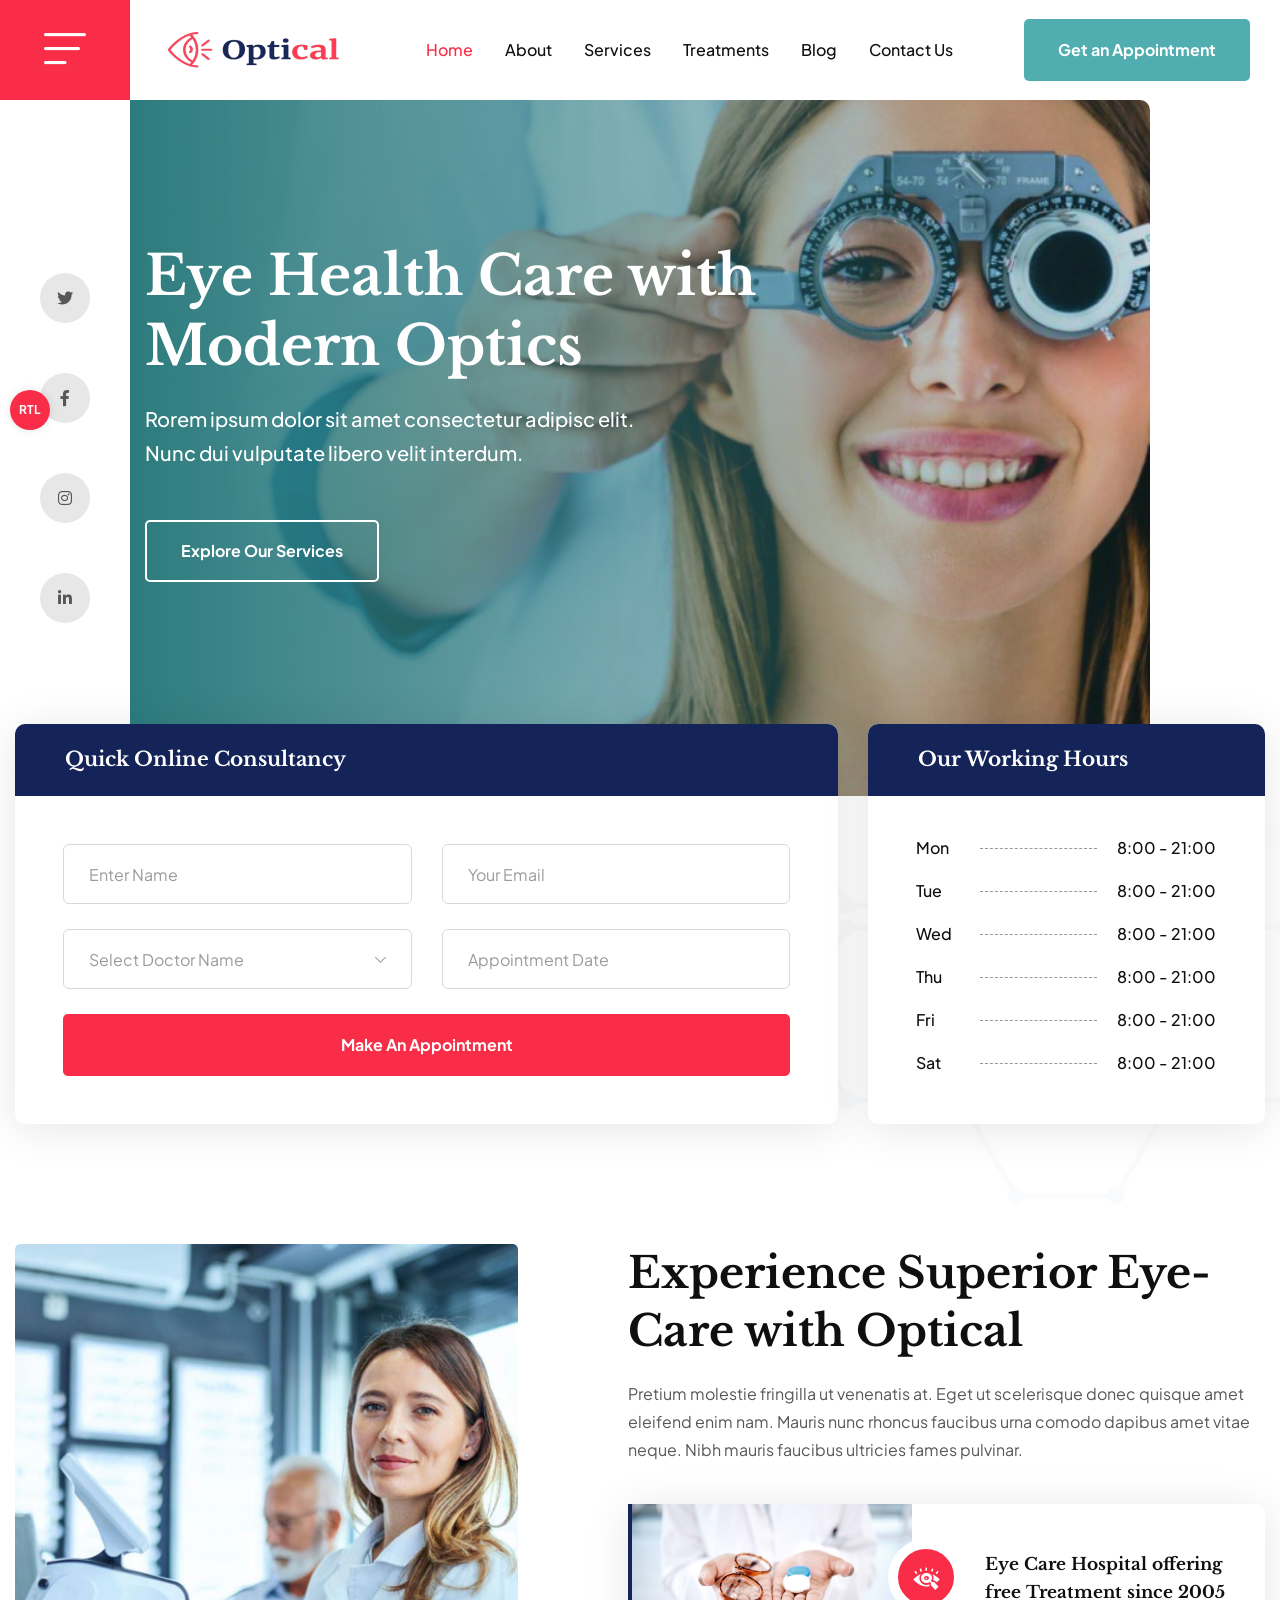
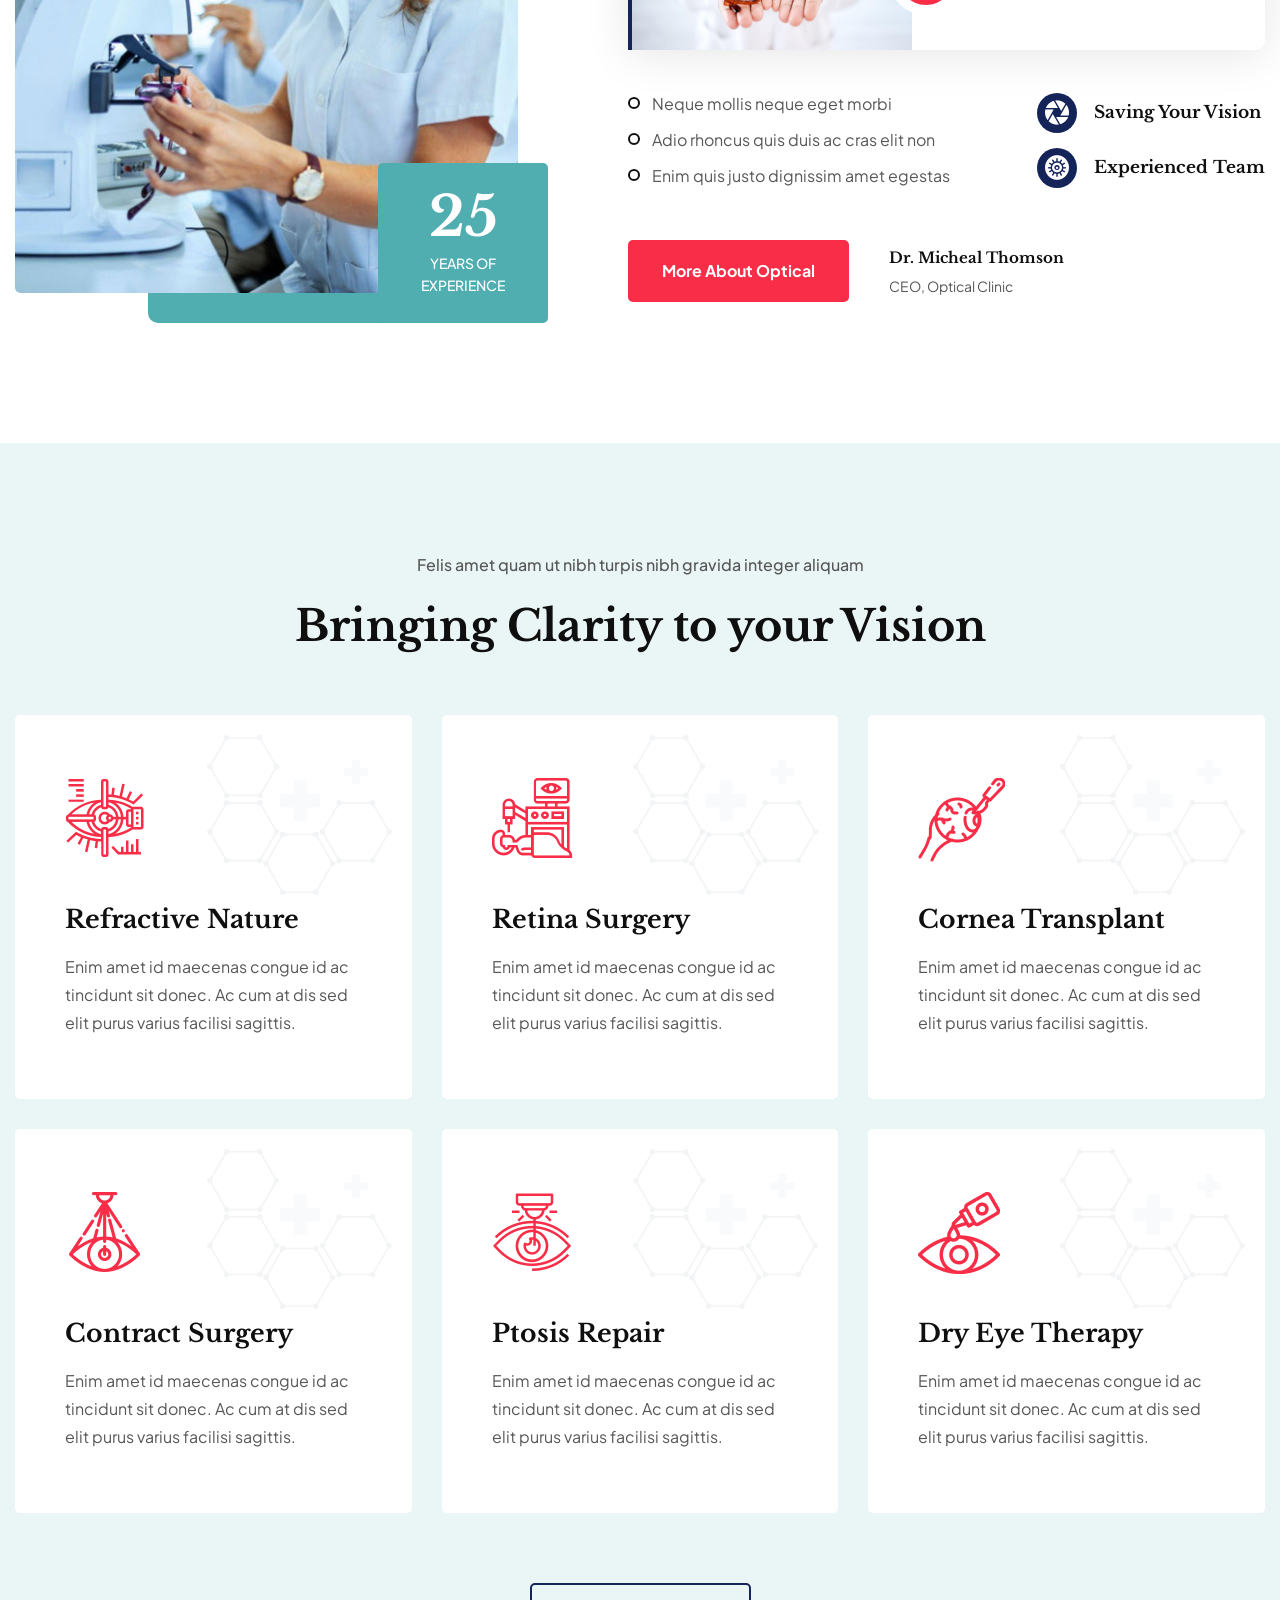
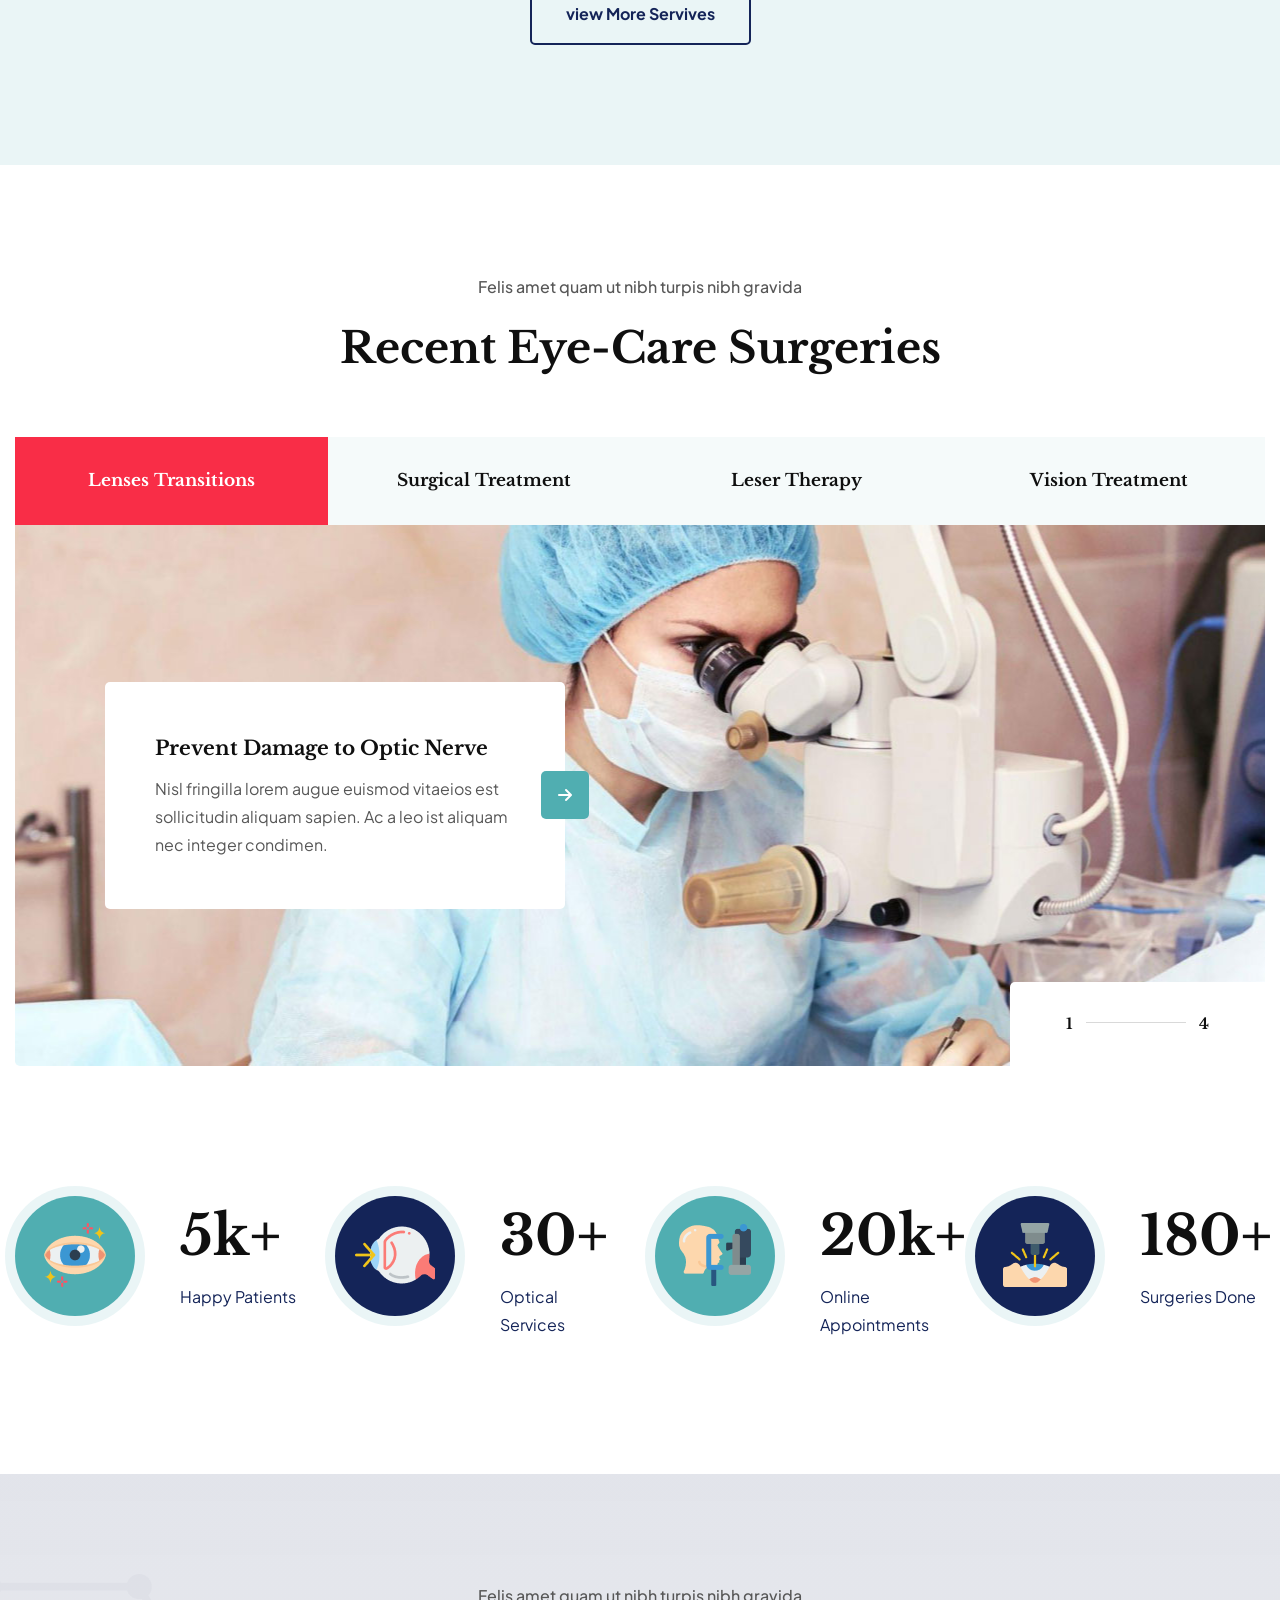
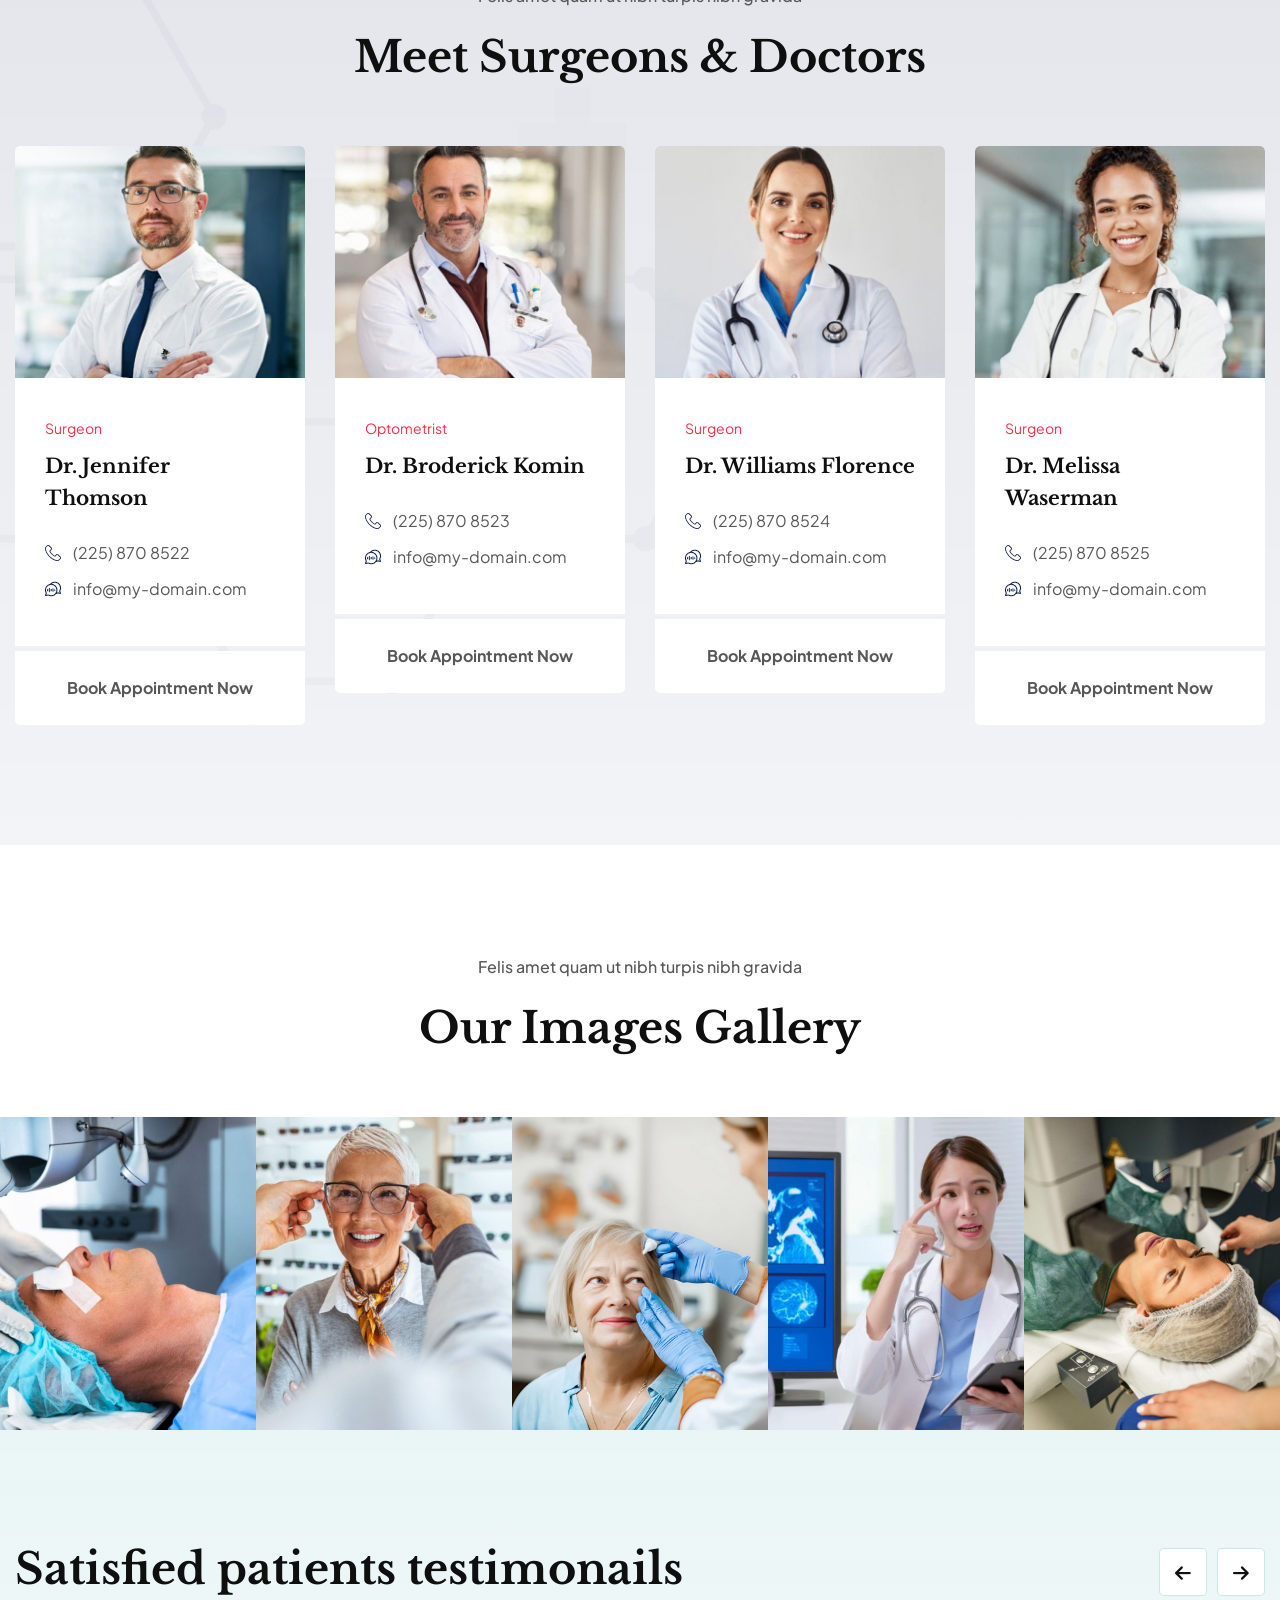
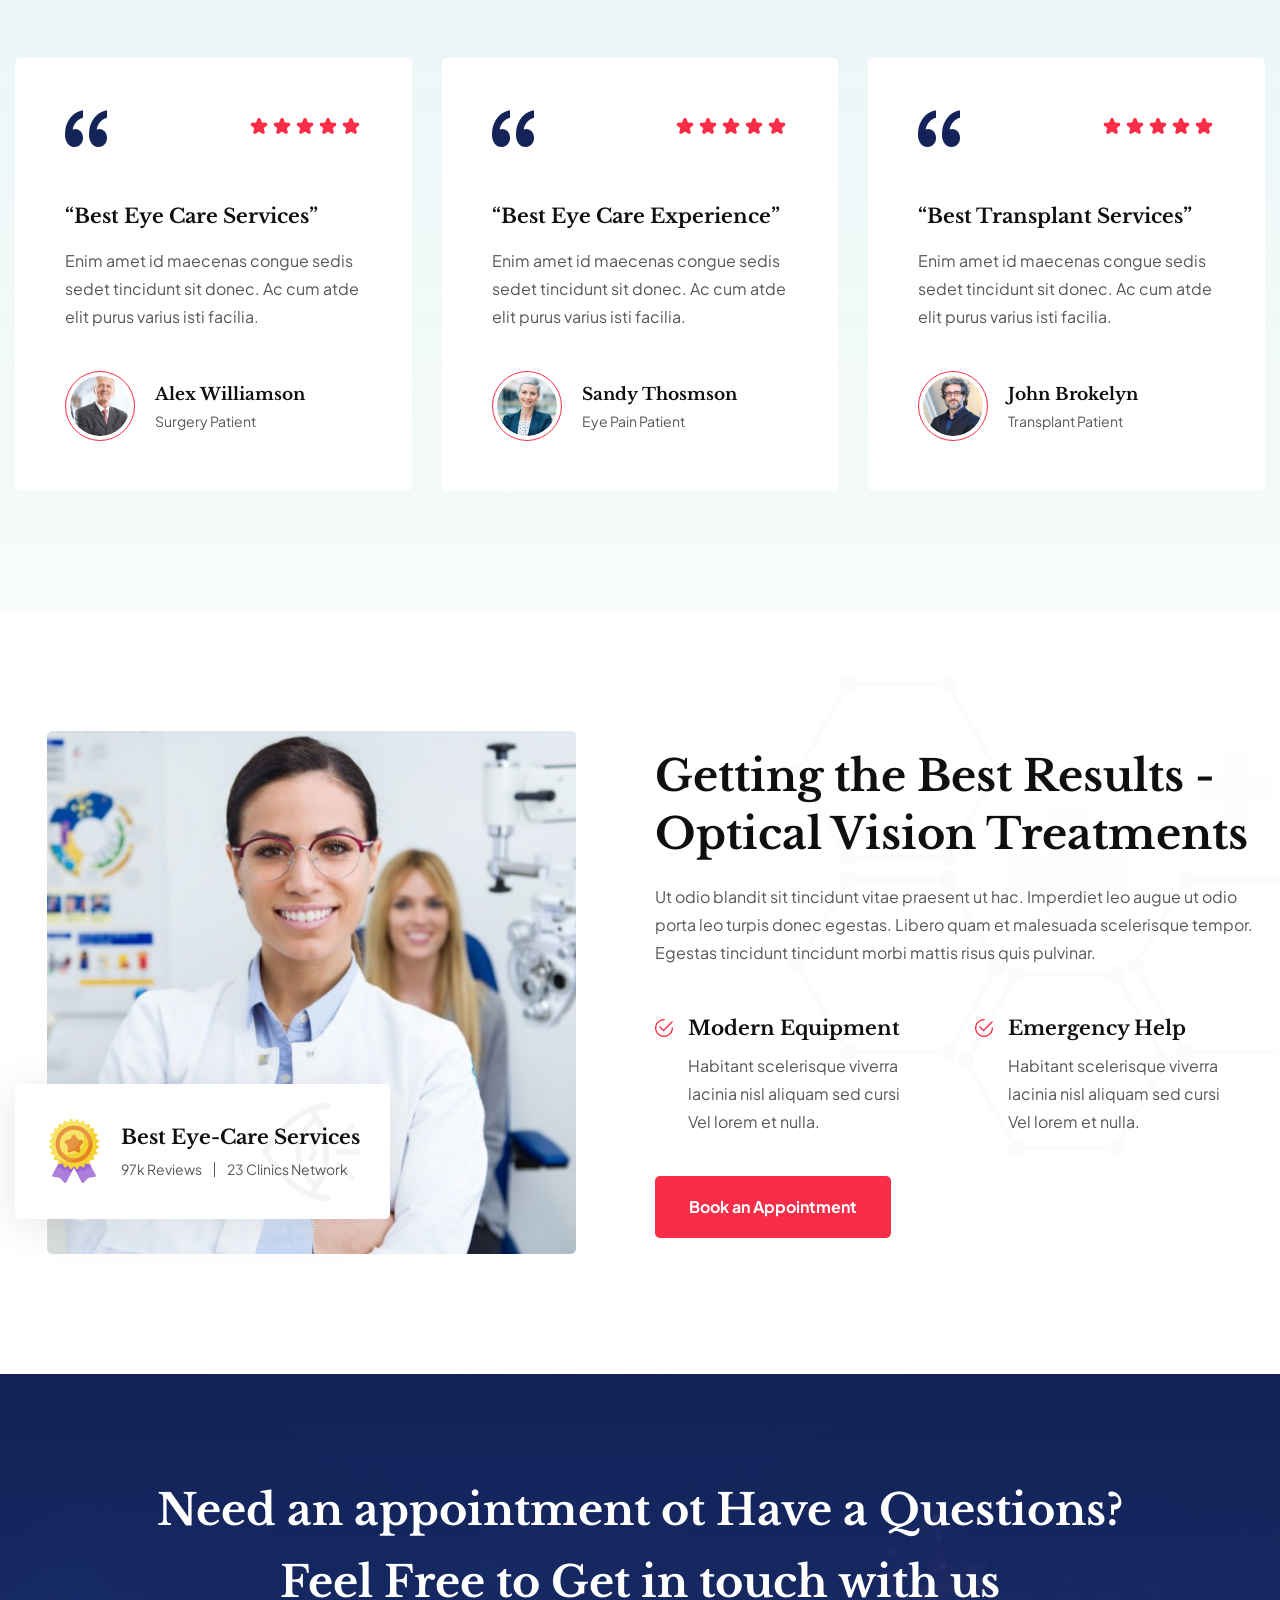
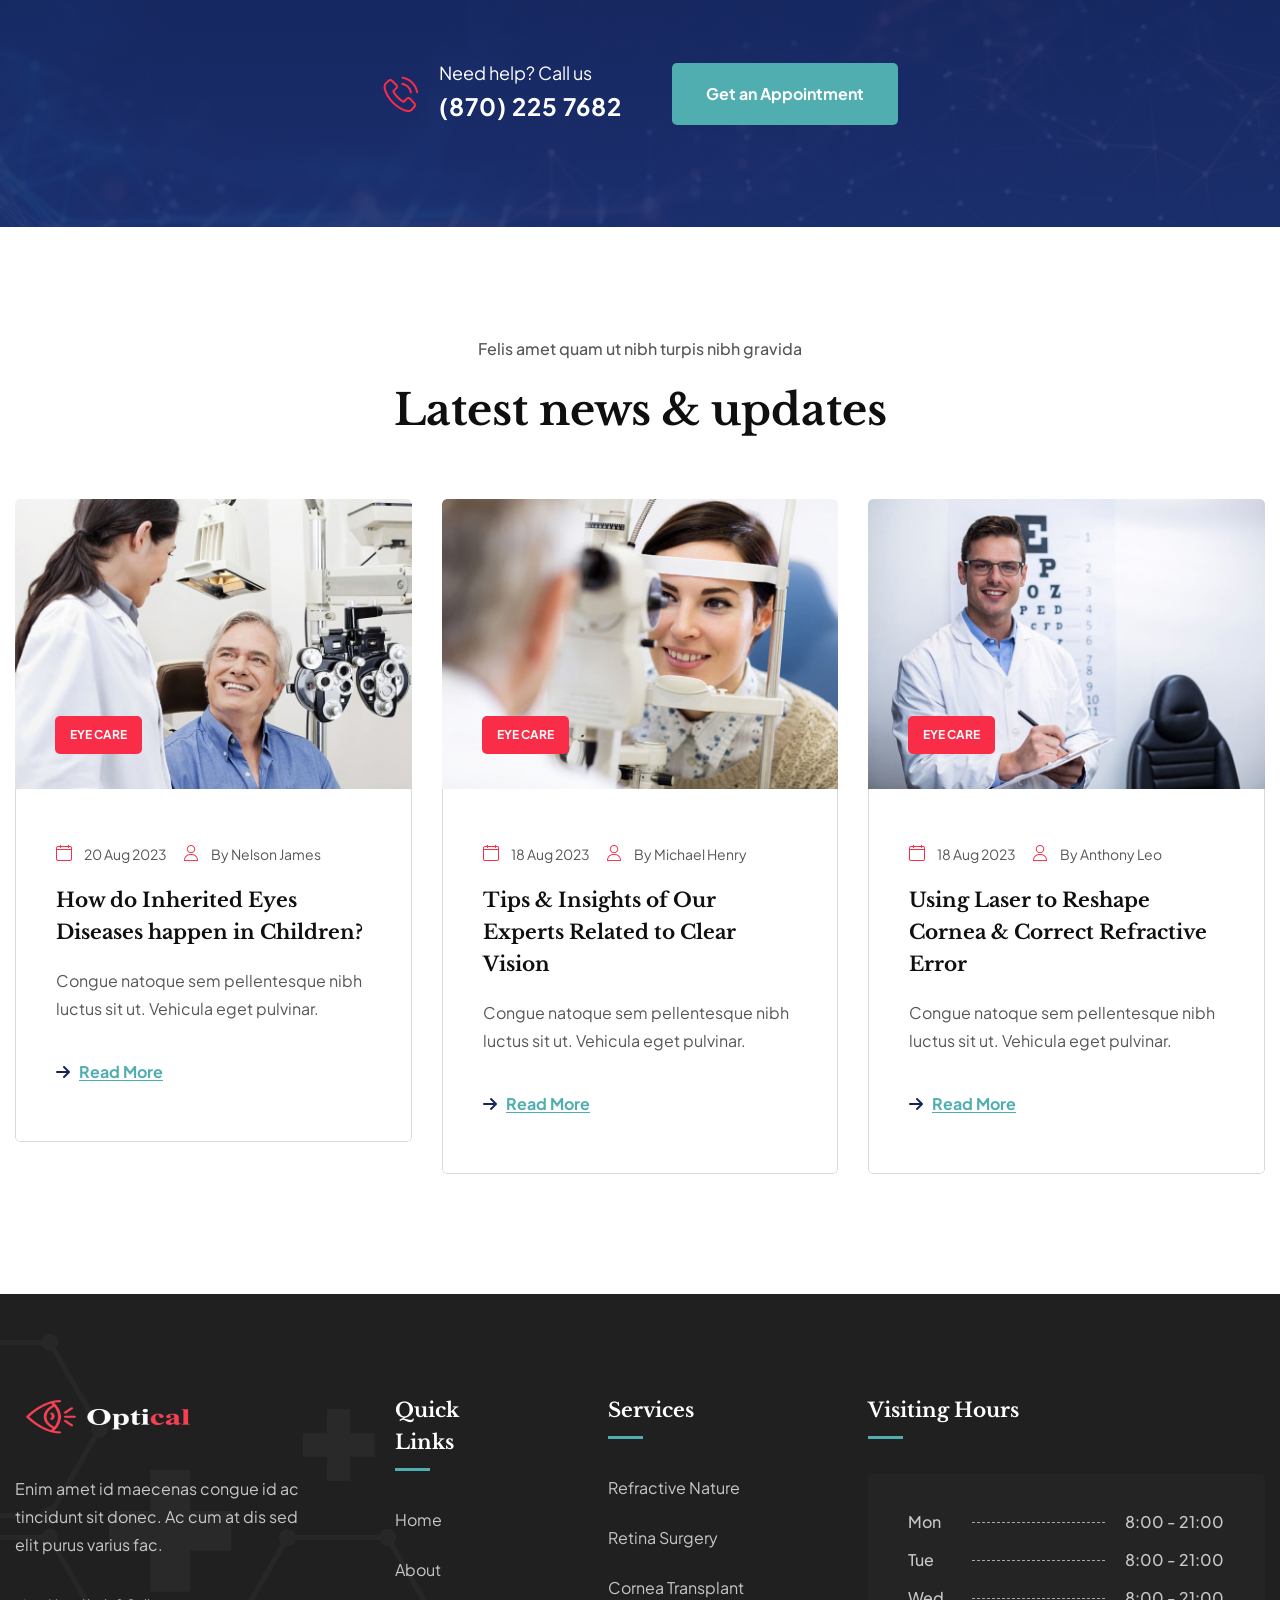
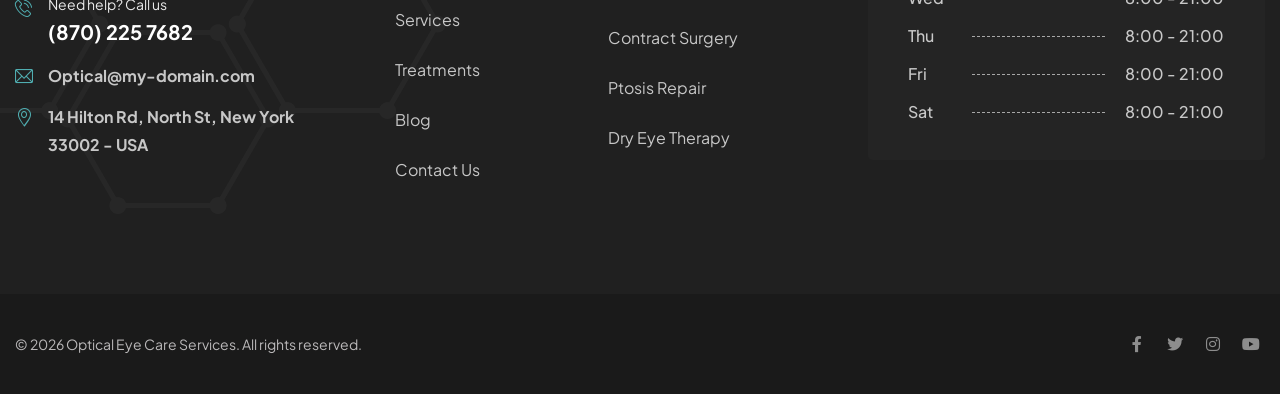
<file: index.html>
<!DOCTYPE html>
<html lang="en">

<head>
<meta charset="utf-8">
<meta http-equiv="X-UA-Compatible" content="IE=edge">
<meta name="viewport" content="width=device-width, initial-scale=1.0, maximum-scale=1.0, user-scalable=0">

<title>Optical</title>

<!-- Fav Icon -->
<link rel="icon" href="assets/images/favicon.ico" type="image/x-icon">

<!-- Google Fonts -->
<link href="https://fonts.googleapis.com/css2?family=Libre+Baskerville:ital,wght@0,400;0,700;1,400&amp;display=swap" rel="stylesheet">
<link href="https://fonts.googleapis.com/css2?family=Plus+Jakarta+Sans:ital,wght@0,200;0,300;0,400;0,500;0,600;0,700;0,800;1,200;1,300;1,400;1,500;1,600;1,700;1,800&amp;display=swap" rel="stylesheet">

<!-- Stylesheets -->
<link href="assets/css/font-awesome-all.css" rel="stylesheet">
<link href="assets/css/flaticon.css" rel="stylesheet">
<link href="assets/css/owl.css" rel="stylesheet">
<link href="assets/css/bootstrap.css" rel="stylesheet">
<link href="assets/css/jquery.fancybox.min.css" rel="stylesheet">
<link href="assets/css/animate.css" rel="stylesheet">
<link href="assets/css/nice-select.css" rel="stylesheet">
<link href="assets/css/jquery-ui.css" rel="stylesheet">
<link href="assets/css/elpath.css" rel="stylesheet">
<link href="assets/css/color.css" id="jssDefault" rel="stylesheet">
<link href="assets/css/rtl.css" rel="stylesheet">
<link href="assets/css/style.css" rel="stylesheet">
<link href="assets/css/module-css/banner.css" rel="stylesheet">
<link href="assets/css/module-css/about.css" rel="stylesheet">
<link href="assets/css/module-css/appointment.css" rel="stylesheet">
<link href="assets/css/module-css/service.css" rel="stylesheet">
<link href="assets/css/module-css/surgeries.css" rel="stylesheet">
<link href="assets/css/module-css/funfact.css" rel="stylesheet">
<link href="assets/css/module-css/team.css" rel="stylesheet">
<link href="assets/css/module-css/gallery.css" rel="stylesheet">
<link href="assets/css/module-css/testimonial.css" rel="stylesheet">
<link href="assets/css/module-css/chooseus.css" rel="stylesheet">
<link href="assets/css/module-css/cta.css" rel="stylesheet">
<link href="assets/css/module-css/news.css" rel="stylesheet">
<link href="assets/css/responsive.css" rel="stylesheet">

</head>


<!-- page wrapper -->
<body>

    <div class="boxed_wrapper ltr">


        


        <!-- page-direction -->
        <div class="page_direction">
            <div class="demo-rtl direction_switch"><button class="rtl">RTL</button></div>
            <div class="demo-ltr direction_switch"><button class="ltr">LTR</button></div>
        </div>
        <!-- page-direction end -->


        <!-- sidebar cart item -->
        <div class="xs-sidebar-group info-group info-sidebar">
            <div class="xs-overlay xs-bg-black"></div>
            <div class="xs-overlay xs-overlay-2 xs-bg-black"></div>
            <div class="xs-overlay xs-overlay-3 xs-bg-black"></div>
            <div class="xs-overlay xs-overlay-4 xs-bg-black"></div>
            <div class="xs-overlay xs-overlay-5 xs-bg-black"></div>
            <div class="xs-sidebar-widget">
                <div class="sidebar-widget-container">
                    <div class="widget-heading">
                        <a href="#" class="close-side-widget">X</a>
                    </div>
                    <div class="sidebar-textwidget">
                        <div class="sidebar-info-contents">
                            <div class="content-inner">
                                <div class="logo">
                                    <a href="index.html"><img src="assets/images/logo.png" alt="" /></a>
                                </div>
                                <div class="text">
                                    <h3>Eye Health Care with Modern Optics</h3>
                                    <p>Pretium molestie fringilla ut venenatis at. Eget ut scelerisque donec quisque amet eleifend enim nam. Mauris nunc rhoncus faucibus urna comodo dapibus amet vitae neque. Nibh mauris faucibus ultricies fames pulvinar.</p>
                                </div>
                                <div class="info-box">
                                    <h3>Conatct Us</h3>
                                    <ul class="info clearfix">
                                        <li><div class="icon"><i class="icon-38"></i></div>54B, Tailstoi Town 5238 MT, La city, IA 522364</li>
                                        <li><div class="icon"><i class="icon-37"></i></div><a href="mailto:contact@wellson.com">contact@wellson.com</a></li>
                                        <li><div class="icon"><i class="icon-2"></i></div><a href="tel:18004567890">+1800 456 7890</a></li>
                                    </ul>
                                </div>
                                <div class="subscribe-inner">
                                    <h3>Newsletter Subscription</h3>
                                    <form action="https://azim.hostlin.com/Optical/contact.html" method="post">
                                        <div class="form-group">
                                            <input type="email" name="email" placeholder="Enter Email Address" required="">
                                            <button type="submit" class="theme-btn btn-one">subscribe now</button>
                                        </div>
                                    </form>
                                </div>
                            </div>
                        </div>
                    </div>
                </div>
            </div>
        </div>
        <!-- END sidebar widget item -->


        <!-- main header -->
        <header class="main-header">
            <!-- header-lower -->
            <div class="header-lower">
                <div class="nav-btn nav-toggler navSidebar-button"><i class="icon-1"></i></div>
                <div class="outer-container">
                    <div class="outer-box">
                        <div class="logo-box">
                            <figure class="logo"><a href="index.html"><img src="assets/images/logo.png" alt=""></a></figure>
                        </div>
                        <div class="menu-area">
                            <!--Mobile Navigation Toggler-->
                            <div class="mobile-nav-toggler">
                                <i class="icon-bar"></i>
                                <i class="icon-bar"></i>
                                <i class="icon-bar"></i>
                            </div>
                            <nav class="main-menu navbar-expand-md navbar-light clearfix">
                                <div class="collapse navbar-collapse show clearfix" id="navbarSupportedContent">
                                    <ul class="navigation clearfix">
                                        <li class="current dropdown"><a href="#">Home</a>
                                            <ul>
                                                <li><a href="index.html">Home One</a></li>
                                                <li><a href="index-2.html">Home Two</a></li>
                                                <li><a href="index-3.html">OnePage Home</a></li>
                                                <li class="dropdown"><a href="#">Header Style</a>
                                                    <ul>
                                                        <li><a href="index.html">Header Style One</a></li>
                                                        <li><a href="index-2.html">Header Style Two</a></li>
                                                    </ul>
                                                </li>
                                            </ul>
                                        </li> 
                                        <li><a href="about.html">About</a></li>
                                        <li class="dropdown"><a href="#">Services</a>
                                            <ul>
                                                <li><a href="service.html">Our Services</a></li>
                                                <li><a href="service-details.html">Surgical Treatment</a></li>
                                                <li><a href="service-details-2.html">Optometrist</a></li>
                                                <li><a href="service-details-3.html">Dispensary & Medicine</a></li>
                                                <li><a href="service-details-4.html">Vision Correction</a></li>
                                            </ul>
                                        </li> 
                                        <li><a href="treatments.html">Treatments</a></li>
                                        <li class="dropdown"><a href="#">Blog</a>
                                            <ul>
                                                <li><a href="blog.html">Blog Grid View</a></li>
                                                <li><a href="blog-2.html">Blog List View</a></li>
                                                <li><a href="blog-details.html">Single Post</a></li>
                                            </ul>
                                        </li>  
                                        <li><a href="contact.html">Contact Us</a></li> 
                                    </ul>
                                </div>
                            </nav>
                        </div>
                        <div class="menu-right-content">
                            <div class="support-box">
                                <div class="icon-box"><i class="icon-2"></i></div>
                                <p><span>Need help?</span> Call us</p>
                                <a href="tel:8702257682">(870) 225 7682</a>
                            </div>
                            <div class="btn-box"><a href="index.html" class="theme-btn btn-two">Get an Appointment</a></div>
                        </div>
                    </div>
                </div>
            </div>

            <!--sticky Header-->
            <div class="sticky-header">
                <div class="auto-container">
                    <div class="outer-box">
                        <div class="logo-box">
                            <figure class="logo"><a href="index.html"><img src="assets/images/logo.png" alt=""></a></figure>
                        </div>
                        <div class="menu-area">
                            <nav class="main-menu clearfix">
                                <!--Keep This Empty / Menu will come through Javascript-->
                            </nav>
                        </div>
                        <div class="menu-right-content">
                            <div class="support-box">
                                <div class="icon-box"><i class="icon-2"></i></div>
                                <p><span>Need help?</span> Call us</p>
                                <a href="tel:8702257682">(870) 225 7682</a>
                            </div>
                            <div class="btn-box"><a href="index.html" class="theme-btn btn-two">Get an Appointment</a></div>
                        </div>
                    </div>
                </div>
            </div>
        </header>
        <!-- main-header end -->


        <!-- Mobile Menu  -->
        <div class="mobile-menu">
            <div class="menu-backdrop"></div>
            <div class="close-btn"><i class="fas fa-times"></i></div>
            
            <nav class="menu-box">
                <div class="nav-logo"><a href="index.html"><img src="assets/images/logo-2.png" alt="" title=""></a></div>
                <div class="menu-outer"><!--Here Menu Will Come Automatically Via Javascript / Same Menu as in Header--></div>
                <div class="contact-info">
                    <h4>Contact Info</h4>
                    <ul>
                        <li>Chicago 12, Melborne City, USA</li>
                        <li><a href="tel:+8801682648101">+88 01682648101</a></li>
                        <li><a href="mailto:info@example.com">info@example.com</a></li>
                    </ul>
                </div>
                <div class="social-links">
                    <ul class="clearfix">
                        <li><a href="index.html"><span class="fab fa-twitter"></span></a></li>
                        <li><a href="index.html"><span class="fab fa-facebook-square"></span></a></li>
                        <li><a href="index.html"><span class="fab fa-pinterest-p"></span></a></li>
                        <li><a href="index.html"><span class="fab fa-instagram"></span></a></li>
                        <li><a href="index.html"><span class="fab fa-youtube"></span></a></li>
                    </ul>
                </div>
            </nav>
        </div><!-- End Mobile Menu -->


        <!-- banner-section -->
        <section class="banner-section p_relative">
            <div class="banner-carousel owl-theme owl-carousel owl-dots-none owl-nav-none">
                <div class="slide-item p_relative">
                    <div class="bg-layer" style="background-image: url(assets/images/banner/banner-1.jpg);"></div>
                    <div class="auto-container">
                        <div class="content-box">
                            <h2>Eye Health Care with Modern Optics</h2>
                            <p>Rorem ipsum dolor sit amet consectetur adipisc elit. <br />Nunc dui vulputate libero velit interdum.</p>
                            <div class="btn-box">
                                <a href="index.html" class="theme-btn btn-three">Explore Our Services</a>
                            </div>
                        </div> 
                    </div>
                </div>
                <div class="slide-item p_relative">
                    <div class="bg-layer" style="background-image: url(assets/images/banner/banner-2.jpg);"></div>
                    <div class="auto-container">
                        <div class="content-box">
                            <h2>Eye Health Care with Modern Optics</h2>
                            <p>Rorem ipsum dolor sit amet consectetur adipisc elit. <br />Nunc dui vulputate libero velit interdum.</p>
                            <div class="btn-box">
                                <a href="index.html" class="theme-btn btn-three">Explore Our Services</a>
                            </div>
                        </div>
                    </div>
                </div>
            </div>
            <ul class="social-links clearfix">
                <li><a href="index.html"><i class="fab fa-twitter"></i></a></li>
                <li><a href="index.html"><i class="fab fa-facebook-f"></i></a></li>
                <li><a href="index.html"><i class="fab fa-instagram"></i></a></li>
                <li><a href="index.html"><i class="fab fa-linkedin-in"></i></a></li>
            </ul>
        </section>
        <!-- banner-section end -->


        <!-- appointment-section -->
        <section class="appointment-section">
            <div class="pattern-layer" style="background-image: url(assets/images/shape/shape-1.png);"></div>
            <div class="auto-container">
                <div class="inner-container">
                    <div class="row clearfix">
                        <div class="col-lg-8 col-md-12 col-sm-12 form-column">
                            <div class="inner-box">
                                <h4>Quick Online Consultancy</h4>
                                <div class="form-inner">
                                    <form method="post" action="https://azim.hostlin.com/Optical/index.html">
                                        <div class="row clearfix">
                                            <div class="col-lg-6 col-md-6 col-sm-12 form-group">
                                                <input type="text" name="name" placeholder="Enter Name" required>
                                            </div>
                                            <div class="col-lg-6 col-md-6 col-sm-12 form-group">
                                                <input type="email" name="email" placeholder="Your Email" required>
                                            </div>
                                            <div class="col-lg-6 col-md-6 col-sm-12 form-group">
                                                <div class="select-box">
                                                    <select class="wide">
                                                       <option data-display="Select Doctor Name">Select Doctor Name</option>
                                                       <option value="1">Dr. Jennifer Thomson</option>
                                                       <option value="2">Dr. Broderick Komin</option>
                                                       <option value="3">Dr. Williams Florence</option>
                                                       <option value="4">Dr. Melissa Waserman</option>
                                                    </select>
                                                </div>
                                            </div>
                                            <div class="col-lg-6 col-md-6 col-sm-12 form-group">
                                                <input type="text" name="date" placeholder="Appointment Date" id="datepicker">
                                            </div>
                                            <div class="col-lg-12 col-md-12 col-sm-12 form-group message-btn">
                                                <button type="submit" class="theme-btn btn-one">Make An Appointment</button>
                                            </div>
                                        </div>
                                    </form>
                                </div>
                            </div>
                        </div>
                        <div class="col-lg-4 col-md-12 col-sm-12 schedule-column">
                            <div class="inner-box">
                                <h4>Our Working Hours</h4>
                                <div class="schedule-box">
                                    <ul class="list-item clearfix">
                                        <li>
                                            <span class="day">Mon</span>
                                            <div class="line"></div>
                                            <span class="time">8:00 - 21:00</span>
                                        </li>
                                        <li>
                                            <span class="day">Tue</span>
                                            <div class="line"></div>
                                            <span class="time">8:00 - 21:00</span>
                                        </li>
                                        <li>
                                            <span class="day">Wed</span>
                                            <div class="line"></div>
                                            <span class="time">8:00 - 21:00</span>
                                        </li>
                                        <li>
                                            <span class="day">Thu</span>
                                            <div class="line"></div>
                                            <span class="time">8:00 - 21:00</span>
                                        </li>
                                        <li>
                                            <span class="day">Fri</span>
                                            <div class="line"></div>
                                            <span class="time">8:00 - 21:00</span>
                                        </li>
                                        <li>
                                            <span class="day">Sat</span>
                                            <div class="line"></div>
                                            <span class="time">8:00 - 21:00</span>
                                        </li>
                                    </ul>
                                </div>
                            </div>
                        </div>
                    </div>
                </div>
            </div>
        </section>
        <!-- appointment-section end -->


        <!-- about-section -->
        <section class="about-section pt_120 pb_120">
            <div class="auto-container">
                <div class="row clearfix">
                    <div class="col-lg-5 col-md-12 col-sm-12 image-column">
                        <div class="image_block_one">
                            <div class="image-box pr_30 pb_30">
                                <figure class="image"><img src="assets/images/resource/about-1.jpg" alt=""></figure>
                                <div class="experience-box">
                                    <h2>25</h2>
                                    <span>Years of Experience</span>
                                </div>
                            </div>
                        </div>
                    </div>
                    <div class="col-lg-7 col-md-12 col-sm-12 content-column">
                        <div class="content_block_one">
                            <div class="content-box ml_80">
                                <div class="sec-title mb_20">
                                    <h2>Experience Superior Eye- Care with Optical</h2>
                                </div>
                                <div class="text-box mb_40">
                                    <p>Pretium molestie fringilla ut venenatis at. Eget ut scelerisque donec quisque amet eleifend enim nam. Mauris nunc rhoncus faucibus urna comodo dapibus amet vitae neque. Nibh mauris faucibus ultricies fames pulvinar.</p>
                                </div>
                                <div class="inner-box mb_40">
                                    <figure class="image"><img src="assets/images/resource/about-2.jpg" alt=""></figure>
                                    <div class="text-box">
                                        <div class="icon-box"><i class="icon-4"></i></div>
                                        <h5>Eye Care Hospital offering free Treatment since 2005</h5>
                                    </div>
                                </div>
                                <div class="list-inner mb_50">
                                    <ul class="list-style-one clearfix">
                                        <li>Neque mollis neque eget morbi</li>
                                        <li>Adio rhoncus quis duis ac cras elit non</li>
                                        <li>Enim quis justo dignissim amet egestas</li>
                                    </ul>
                                    <ul class="list-item clearfix">
                                        <li>
                                            <div class="icon"><i class="icon-5"></i></div>
                                            <h5>Saving Your Vision</h5>
                                        </li>
                                        <li>
                                            <div class="icon"><i class="icon-6"></i></div>
                                            <h5>Experienced Team</h5>
                                        </li>
                                    </ul>
                                </div>
                                <div class="lower-box">
                                    <div class="btn-box mr_40"><a href="about.html" class="theme-btn btn-one">More About  Optical</a></div>
                                    <div class="author-box">
                                        <h6>Dr. Micheal Thomson</h6>
                                        <span class="designation">CEO, Optical Clinic</span>
                                    </div>
                                </div>
                            </div>
                        </div>
                    </div>
                </div>
            </div>
        </section>
        <!-- about-section end -->


        <!-- service-section -->
        <section class="service-section pt_110 pb_120">
            <div class="auto-container">
                <div class="sec-title centred mb_60">
                    <p>Felis amet quam ut nibh turpis nibh gravida integer aliquam</p>
                    <h2>Bringing Clarity to your Vision</h2>
                </div>
                <div class="row clearfix">
                    <div class="col-lg-4 col-md-6 col-sm-12 service-block">
                        <div class="service-block-one wow fadeInUp animated" data-wow-delay="00ms" data-wow-duration="1500ms">
                            <div class="inner-box">
                                <div class="shape" style="background-image: url(assets/images/shape/shape-2.png);"></div>
                                <div class="overlay-shape" style="background-image: url(assets/images/shape/shape-3.png);"></div>
                                <div class="icon-box"><i class="icon-7"></i></div>
                                <h3><a href="service-details.html">Refractive Nature</a></h3>
                                <p>Enim amet id maecenas congue id ac tincidunt sit donec. Ac cum at dis sed elit purus varius facilisi sagittis.</p>
                            </div>
                        </div>
                    </div>
                    <div class="col-lg-4 col-md-6 col-sm-12 service-block">
                        <div class="service-block-one wow fadeInUp animated" data-wow-delay="300ms" data-wow-duration="1500ms">
                            <div class="inner-box">
                                <div class="shape" style="background-image: url(assets/images/shape/shape-2.png);"></div>
                                <div class="overlay-shape" style="background-image: url(assets/images/shape/shape-3.png);"></div>
                                <div class="icon-box"><i class="icon-8"></i></div>
                                <h3><a href="service-details.html">Retina Surgery</a></h3>
                                <p>Enim amet id maecenas congue id ac tincidunt sit donec. Ac cum at dis sed elit purus varius facilisi sagittis.</p>
                            </div>
                        </div>
                    </div>
                    <div class="col-lg-4 col-md-6 col-sm-12 service-block">
                        <div class="service-block-one wow fadeInUp animated" data-wow-delay="600ms" data-wow-duration="1500ms">
                            <div class="inner-box">
                                <div class="shape" style="background-image: url(assets/images/shape/shape-2.png);"></div>
                                <div class="overlay-shape" style="background-image: url(assets/images/shape/shape-3.png);"></div>
                                <div class="icon-box"><img src="assets/images/icons/icon-1.png" alt=""></div>
                                <h3><a href="service-details.html">Cornea Transplant</a></h3>
                                <p>Enim amet id maecenas congue id ac tincidunt sit donec. Ac cum at dis sed elit purus varius facilisi sagittis.</p>
                            </div>
                        </div>
                    </div>
                    <div class="col-lg-4 col-md-6 col-sm-12 service-block">
                        <div class="service-block-one wow fadeInUp animated" data-wow-delay="00ms" data-wow-duration="1500ms">
                            <div class="inner-box">
                                <div class="shape" style="background-image: url(assets/images/shape/shape-2.png);"></div>
                                <div class="overlay-shape" style="background-image: url(assets/images/shape/shape-3.png);"></div>
                                <div class="icon-box"><i class="icon-10"></i></div>
                                <h3><a href="service-details.html">Contract Surgery</a></h3>
                                <p>Enim amet id maecenas congue id ac tincidunt sit donec. Ac cum at dis sed elit purus varius facilisi sagittis.</p>
                            </div>
                        </div>
                    </div>
                    <div class="col-lg-4 col-md-6 col-sm-12 service-block">
                        <div class="service-block-one wow fadeInUp animated" data-wow-delay="300ms" data-wow-duration="1500ms">
                            <div class="inner-box">
                                <div class="shape" style="background-image: url(assets/images/shape/shape-2.png);"></div>
                                <div class="overlay-shape" style="background-image: url(assets/images/shape/shape-3.png);"></div>
                                <div class="icon-box"><i class="icon-11"></i></div>
                                <h3><a href="service-details.html">Ptosis Repair</a></h3>
                                <p>Enim amet id maecenas congue id ac tincidunt sit donec. Ac cum at dis sed elit purus varius facilisi sagittis.</p>
                            </div>
                        </div>
                    </div>
                    <div class="col-lg-4 col-md-6 col-sm-12 service-block">
                        <div class="service-block-one wow fadeInUp animated" data-wow-delay="600ms" data-wow-duration="1500ms">
                            <div class="inner-box">
                                <div class="shape" style="background-image: url(assets/images/shape/shape-2.png);"></div>
                                <div class="overlay-shape" style="background-image: url(assets/images/shape/shape-3.png);"></div>
                                <div class="icon-box"><img src="assets/images/icons/icon-2.png" alt=""></div>
                                <h3><a href="service-details.html">Dry Eye Therapy</a></h3>
                                <p>Enim amet id maecenas congue id ac tincidunt sit donec. Ac cum at dis sed elit purus varius facilisi sagittis.</p>
                            </div>
                        </div>
                    </div>
                </div>
                <div class="more-btn centred pt_40">
                    <a href="service.html" class="theme-btn btn-three">view More Servives </a>
                </div>
            </div>
        </section>
        <!-- service-section end -->


        <!-- surgeries-section -->
        <section class="surgeries-section pt_110 pb_120">
            <div class="auto-container">
                <div class="sec-title mb_60 centred">
                    <p>Felis amet quam ut nibh turpis nibh gravida</p>
                    <h2>Recent Eye-Care Surgeries </h2>
                </div>
                <div class="testing-tab">
                    <div class="tab-btn-box centred">
                        <ul class="tab-btns testing-tab-btns clearfix">
                            <li class="p-tab-btn active-btn" data-tab="#tab-1"><h5>Lenses Transitions</h5></li>
                            <li class="p-tab-btn" data-tab="#tab-2"><h5>Surgical Treatment</h5></li>
                            <li class="p-tab-btn" data-tab="#tab-3"><h5>Leser Therapy</h5></li>
                            <li class="p-tab-btn" data-tab="#tab-4"><h5>Vision Treatment</h5></li>
                        </ul>
                    </div>
                    <div class="p-tabs-content">
                        <div class="p-tab active-tab" id="tab-1">
                            <div class="single-item-carousel owl-carousel owl-theme owl-nav-none">
                                <div class="content-box" style="background-image: url(assets/images/resource/surgeries-1.jpg);">
                                    <div class="inner-box">
                                        <h4>Prevent Damage to Optic Nerve</h4>
                                        <p>Nisl fringilla lorem augue euismod vitaeios est sollicitudin aliquam sapien. Ac a leo ist aliquam nec integer condimen.</p>
                                        <a href="service-details.html"><i class="fas fa-arrow-right"></i></a>
                                    </div>
                                </div>
                                <div class="content-box" style="background-image: url(assets/images/resource/surgeries-2.jpg);">
                                    <div class="inner-box">
                                        <h4>Prevent Damage to Optic Nerve</h4>
                                        <p>Nisl fringilla lorem augue euismod vitaeios est sollicitudin aliquam sapien. Ac a leo ist aliquam nec integer condimen.</p>
                                        <a href="service-details.html"><i class="fas fa-arrow-right"></i></a>
                                    </div>
                                </div>
                                <div class="content-box" style="background-image: url(assets/images/resource/surgeries-1.jpg);">
                                    <div class="inner-box">
                                        <h4>Prevent Damage to Optic Nerve</h4>
                                        <p>Nisl fringilla lorem augue euismod vitaeios est sollicitudin aliquam sapien. Ac a leo ist aliquam nec integer condimen.</p>
                                        <a href="service-details.html"><i class="fas fa-arrow-right"></i></a>
                                    </div>
                                </div>
                                <div class="content-box" style="background-image: url(assets/images/resource/surgeries-2.jpg);">
                                    <div class="inner-box">
                                        <h4>Prevent Damage to Optic Nerve</h4>
                                        <p>Nisl fringilla lorem augue euismod vitaeios est sollicitudin aliquam sapien. Ac a leo ist aliquam nec integer condimen.</p>
                                        <a href="service-details.html"><i class="fas fa-arrow-right"></i></a>
                                    </div>
                                </div>
                            </div>
                        </div>
                        <div class="p-tab" id="tab-2">
                            <div class="single-item-carousel owl-carousel owl-theme owl-nav-none">
                                <div class="content-box" style="background-image: url(assets/images/resource/surgeries-1.jpg);">
                                    <div class="inner-box">
                                        <h4>Prevent Damage to Optic Nerve</h4>
                                        <p>Nisl fringilla lorem augue euismod vitaeios est sollicitudin aliquam sapien. Ac a leo ist aliquam nec integer condimen.</p>
                                        <a href="service-details.html"><i class="fas fa-arrow-right"></i></a>
                                    </div>
                                </div>
                                <div class="content-box" style="background-image: url(assets/images/resource/surgeries-2.jpg);">
                                    <div class="inner-box">
                                        <h4>Prevent Damage to Optic Nerve</h4>
                                        <p>Nisl fringilla lorem augue euismod vitaeios est sollicitudin aliquam sapien. Ac a leo ist aliquam nec integer condimen.</p>
                                        <a href="service-details.html"><i class="fas fa-arrow-right"></i></a>
                                    </div>
                                </div>
                                <div class="content-box" style="background-image: url(assets/images/resource/surgeries-1.jpg);">
                                    <div class="inner-box">
                                        <h4>Prevent Damage to Optic Nerve</h4>
                                        <p>Nisl fringilla lorem augue euismod vitaeios est sollicitudin aliquam sapien. Ac a leo ist aliquam nec integer condimen.</p>
                                        <a href="service-details.html"><i class="fas fa-arrow-right"></i></a>
                                    </div>
                                </div>
                                <div class="content-box" style="background-image: url(assets/images/resource/surgeries-2.jpg);">
                                    <div class="inner-box">
                                        <h4>Prevent Damage to Optic Nerve</h4>
                                        <p>Nisl fringilla lorem augue euismod vitaeios est sollicitudin aliquam sapien. Ac a leo ist aliquam nec integer condimen.</p>
                                        <a href="service-details.html"><i class="fas fa-arrow-right"></i></a>
                                    </div>
                                </div>
                            </div>
                        </div>
                        <div class="p-tab" id="tab-3">
                            <div class="single-item-carousel owl-carousel owl-theme owl-nav-none">
                                <div class="content-box" style="background-image: url(assets/images/resource/surgeries-1.jpg);">
                                    <div class="inner-box">
                                        <h4>Prevent Damage to Optic Nerve</h4>
                                        <p>Nisl fringilla lorem augue euismod vitaeios est sollicitudin aliquam sapien. Ac a leo ist aliquam nec integer condimen.</p>
                                        <a href="service-details.html"><i class="fas fa-arrow-right"></i></a>
                                    </div>
                                </div>
                                <div class="content-box" style="background-image: url(assets/images/resource/surgeries-2.jpg);">
                                    <div class="inner-box">
                                        <h4>Prevent Damage to Optic Nerve</h4>
                                        <p>Nisl fringilla lorem augue euismod vitaeios est sollicitudin aliquam sapien. Ac a leo ist aliquam nec integer condimen.</p>
                                        <a href="service-details.html"><i class="fas fa-arrow-right"></i></a>
                                    </div>
                                </div>
                                <div class="content-box" style="background-image: url(assets/images/resource/surgeries-1.jpg);">
                                    <div class="inner-box">
                                        <h4>Prevent Damage to Optic Nerve</h4>
                                        <p>Nisl fringilla lorem augue euismod vitaeios est sollicitudin aliquam sapien. Ac a leo ist aliquam nec integer condimen.</p>
                                        <a href="service-details.html"><i class="fas fa-arrow-right"></i></a>
                                    </div>
                                </div>
                                <div class="content-box" style="background-image: url(assets/images/resource/surgeries-2.jpg);">
                                    <div class="inner-box">
                                        <h4>Prevent Damage to Optic Nerve</h4>
                                        <p>Nisl fringilla lorem augue euismod vitaeios est sollicitudin aliquam sapien. Ac a leo ist aliquam nec integer condimen.</p>
                                        <a href="service-details.html"><i class="fas fa-arrow-right"></i></a>
                                    </div>
                                </div>
                            </div>
                        </div>
                        <div class="p-tab" id="tab-4">
                            <div class="single-item-carousel owl-carousel owl-theme owl-nav-none">
                                <div class="content-box" style="background-image: url(assets/images/resource/surgeries-1.jpg);">
                                    <div class="inner-box">
                                        <h4>Prevent Damage to Optic Nerve</h4>
                                        <p>Nisl fringilla lorem augue euismod vitaeios est sollicitudin aliquam sapien. Ac a leo ist aliquam nec integer condimen.</p>
                                        <a href="service-details.html"><i class="fas fa-arrow-right"></i></a>
                                    </div>
                                </div>
                                <div class="content-box" style="background-image: url(assets/images/resource/surgeries-2.jpg);">
                                    <div class="inner-box">
                                        <h4>Prevent Damage to Optic Nerve</h4>
                                        <p>Nisl fringilla lorem augue euismod vitaeios est sollicitudin aliquam sapien. Ac a leo ist aliquam nec integer condimen.</p>
                                        <a href="service-details.html"><i class="fas fa-arrow-right"></i></a>
                                    </div>
                                </div>
                                <div class="content-box" style="background-image: url(assets/images/resource/surgeries-1.jpg);">
                                    <div class="inner-box">
                                        <h4>Prevent Damage to Optic Nerve</h4>
                                        <p>Nisl fringilla lorem augue euismod vitaeios est sollicitudin aliquam sapien. Ac a leo ist aliquam nec integer condimen.</p>
                                        <a href="service-details.html"><i class="fas fa-arrow-right"></i></a>
                                    </div>
                                </div>
                                <div class="content-box" style="background-image: url(assets/images/resource/surgeries-2.jpg);">
                                    <div class="inner-box">
                                        <h4>Prevent Damage to Optic Nerve</h4>
                                        <p>Nisl fringilla lorem augue euismod vitaeios est sollicitudin aliquam sapien. Ac a leo ist aliquam nec integer condimen.</p>
                                        <a href="service-details.html"><i class="fas fa-arrow-right"></i></a>
                                    </div>
                                </div>
                            </div>
                        </div>
                    </div>
                </div>
            </div>
        </section>
        <!-- surgeries-section end -->


        <!-- funfact-section -->
        <section class="funfact-section pb_120">
            <div class="outer-container">
                <div class="row clearfix">
                    <div class="col-lg-3 col-md-6 col-sm-12 funfact-block">
                        <div class="funfact-block-one wow slideInUp animated" data-wow-delay="00ms" data-wow-duration="1500ms">
                            <div class="inner-box">
                                <div class="icon-box"><img src="assets/images/icons/icon-3.png" alt=""></div>
                                <div class="count-outer count-box">
                                    <span class="count-text" data-speed="1500" data-stop="5">0</span><span>k+</span>
                                </div>
                                <p>Happy Patients</p>
                            </div>
                        </div>
                    </div>
                    <div class="col-lg-3 col-md-6 col-sm-12 funfact-block">
                        <div class="funfact-block-one wow slideInUp animated" data-wow-delay="200ms" data-wow-duration="1500ms">
                            <div class="inner-box">
                                <div class="icon-box"><img src="assets/images/icons/icon-4.png" alt=""></div>
                                <div class="count-outer count-box">
                                    <span class="count-text" data-speed="1500" data-stop="30">0</span><span>+</span>
                                </div>
                                <p>Optical Services</p>
                            </div>
                        </div>
                    </div>
                    <div class="col-lg-3 col-md-6 col-sm-12 funfact-block">
                        <div class="funfact-block-one wow slideInUp animated" data-wow-delay="400ms" data-wow-duration="1500ms">
                            <div class="inner-box">
                                <div class="icon-box"><img src="assets/images/icons/icon-5.png" alt=""></div>
                                <div class="count-outer count-box">
                                    <span class="count-text" data-speed="1500" data-stop="20">0</span><span>k+</span>
                                </div>
                                <p>Online Appointments</p>
                            </div>
                        </div>
                    </div>
                    <div class="col-lg-3 col-md-6 col-sm-12 funfact-block">
                        <div class="funfact-block-one wow slideInUp animated" data-wow-delay="600ms" data-wow-duration="1500ms">
                            <div class="inner-box">
                                <div class="icon-box"><img src="assets/images/icons/icon-6.png" alt=""></div>
                                <div class="count-outer count-box">
                                    <span class="count-text" data-speed="1500" data-stop="180">0</span><span>+</span>
                                </div>
                                <p>Surgeries Done</p>
                            </div>
                        </div>
                    </div>
                </div>
            </div>
        </section>
        <!-- funfact-section end -->


        <!-- team-section -->
        <section class="team-section pt_110 pb_90">
            <div class="pattern-layer" style="background-image: url(assets/images/shape/shape-4.png);"></div>
            <div class="auto-container">
                <div class="sec-title centred mb_60">
                    <p>Felis amet quam ut nibh turpis nibh gravida</p>
                    <h2>Meet Surgeons & Doctors</h2>
                </div>
                <div class="row clearfix">
                    <div class="col-lg-3 col-md-6 col-sm-12 team-block">
                        <div class="team-block-one wow fadeInUp animated" data-wow-delay="00ms" data-wow-duration="1500ms">
                            <div class="inner-box">
                                <div class="image-box">
                                    <figure class="image"><img src="assets/images/team/team-1.jpg" alt=""></figure>
                                    <ul class="social-links clearfix">
                                        <li><a href="index.html"><i class="fab fa-facebook-f"></i></a></li>
                                        <li><a href="index.html"><i class="fab fa-instagram"></i></a></li>
                                        <li><a href="index.html"><i class="fab fa-linkedin-in"></i></a></li>
                                        <li><a href="index.html"><i class="fab fa-twitter"></i></a></li>
                                    </ul>
                                </div>
                                <div class="lower-content">
                                    <div class="inner">
                                        <span class="designation">Surgeon</span>
                                        <h4><a href="index.html">Dr. Jennifer Thomson</a></h4>
                                        <ul class="info-list clearfix">
                                            <li><img src="assets/images/icons/icon-7.png" alt=""><a href="tel:2258708522">(225) 870 8522</a></li>
                                            <li><img src="assets/images/icons/icon-8.png" alt=""><a href="mailto:info@my-domain.com">info@my-domain.com</a></li>
                                        </ul>
                                    </div>
                                    <div class="link-box">
                                        <a href="index.html">Book Appointment Now</a>
                                    </div>
                                </div>
                            </div>
                        </div>
                    </div>
                    <div class="col-lg-3 col-md-6 col-sm-12 team-block">
                        <div class="team-block-one wow fadeInUp animated" data-wow-delay="200ms" data-wow-duration="1500ms">
                            <div class="inner-box">
                                <div class="image-box">
                                    <figure class="image"><img src="assets/images/team/team-2.jpg" alt=""></figure>
                                    <ul class="social-links clearfix">
                                        <li><a href="index.html"><i class="fab fa-facebook-f"></i></a></li>
                                        <li><a href="index.html"><i class="fab fa-instagram"></i></a></li>
                                        <li><a href="index.html"><i class="fab fa-linkedin-in"></i></a></li>
                                        <li><a href="index.html"><i class="fab fa-twitter"></i></a></li>
                                    </ul>
                                </div>
                                <div class="lower-content">
                                    <div class="inner">
                                        <span class="designation">Optometrist</span>
                                        <h4><a href="index.html">Dr. Broderick Komin</a></h4>
                                        <ul class="info-list clearfix">
                                            <li><img src="assets/images/icons/icon-7.png" alt=""><a href="tel:2258708522">(225) 870 8523</a></li>
                                            <li><img src="assets/images/icons/icon-8.png" alt=""><a href="mailto:info@my-domain.com">info@my-domain.com</a></li>
                                        </ul>
                                    </div>
                                    <div class="link-box">
                                        <a href="index.html">Book Appointment Now</a>
                                    </div>
                                </div>
                            </div>
                        </div>
                    </div>
                    <div class="col-lg-3 col-md-6 col-sm-12 team-block">
                        <div class="team-block-one wow fadeInUp animated" data-wow-delay="400ms" data-wow-duration="1500ms">
                            <div class="inner-box">
                                <div class="image-box">
                                    <figure class="image"><img src="assets/images/team/team-3.jpg" alt=""></figure>
                                    <ul class="social-links clearfix">
                                        <li><a href="index.html"><i class="fab fa-facebook-f"></i></a></li>
                                        <li><a href="index.html"><i class="fab fa-instagram"></i></a></li>
                                        <li><a href="index.html"><i class="fab fa-linkedin-in"></i></a></li>
                                        <li><a href="index.html"><i class="fab fa-twitter"></i></a></li>
                                    </ul>
                                </div>
                                <div class="lower-content">
                                    <div class="inner">
                                        <span class="designation">Surgeon</span>
                                        <h4><a href="index.html">Dr. Williams Florence</a></h4>
                                        <ul class="info-list clearfix">
                                            <li><img src="assets/images/icons/icon-7.png" alt=""><a href="tel:2258708522">(225) 870 8524</a></li>
                                            <li><img src="assets/images/icons/icon-8.png" alt=""><a href="mailto:info@my-domain.com">info@my-domain.com</a></li>
                                        </ul>
                                    </div>
                                    <div class="link-box">
                                        <a href="index.html">Book Appointment Now</a>
                                    </div>
                                </div>
                            </div>
                        </div>
                    </div>
                    <div class="col-lg-3 col-md-6 col-sm-12 team-block">
                        <div class="team-block-one wow fadeInUp animated" data-wow-delay="600ms" data-wow-duration="1500ms">
                            <div class="inner-box">
                                <div class="image-box">
                                    <figure class="image"><img src="assets/images/team/team-4.jpg" alt=""></figure>
                                    <ul class="social-links clearfix">
                                        <li><a href="index.html"><i class="fab fa-facebook-f"></i></a></li>
                                        <li><a href="index.html"><i class="fab fa-instagram"></i></a></li>
                                        <li><a href="index.html"><i class="fab fa-linkedin-in"></i></a></li>
                                        <li><a href="index.html"><i class="fab fa-twitter"></i></a></li>
                                    </ul>
                                </div>
                                <div class="lower-content">
                                    <div class="inner">
                                        <span class="designation">Surgeon</span>
                                        <h4><a href="index.html">Dr. Melissa Waserman</a></h4>
                                        <ul class="info-list clearfix">
                                            <li><img src="assets/images/icons/icon-7.png" alt=""><a href="tel:2258708522">(225) 870 8525</a></li>
                                            <li><img src="assets/images/icons/icon-8.png" alt=""><a href="mailto:info@my-domain.com">info@my-domain.com</a></li>
                                        </ul>
                                    </div>
                                    <div class="link-box">
                                        <a href="index.html">Book Appointment Now</a>
                                    </div>
                                </div>
                            </div>
                        </div>
                    </div>
                </div>
            </div>
        </section>
        <!-- team-section end -->


        <!-- gallery-section -->
        <section class="gallery-section pt_110">
            <div class="outer-container">
                <div class="sec-title centred mb_60">
                    <p>Felis amet quam ut nibh turpis nibh gravida</p>
                    <h2>Our Images Gallery</h2>
                </div>
                <div class="gallery-carousel owl-carousel owl-theme owl-dots-none owl-nav-none">
                    <div class="gallery-block-one">
                        <div class="inner-box">
                            <figure class="image-box"><img src="assets/images/project/project-1.jpg" alt=""></figure>
                            <div class="content-box">
                                <div class="inner">
                                    <span>Eye Care</span>
                                    <h3><a href="index.html">Retinal Surgery</a></h3>
                                </div>
                            </div>
                        </div>
                    </div>
                    <div class="gallery-block-one">
                        <div class="inner-box">
                            <figure class="image-box"><img src="assets/images/project/project-2.jpg" alt=""></figure>
                            <div class="content-box">
                                <div class="inner">
                                    <span>Eye Care</span>
                                    <h3><a href="index.html">Refractive Nature</a></h3>
                                </div>
                            </div>
                        </div>
                    </div>
                    <div class="gallery-block-one">
                        <div class="inner-box">
                            <figure class="image-box"><img src="assets/images/project/project-3.jpg" alt=""></figure>
                            <div class="content-box">
                                <div class="inner">
                                    <span>Eye Care</span>
                                    <h3><a href="index.html">Cornea Transplant</a></h3>
                                </div>
                            </div>
                        </div>
                    </div>
                    <div class="gallery-block-one">
                        <div class="inner-box">
                            <figure class="image-box"><img src="assets/images/project/project-4.jpg" alt=""></figure>
                            <div class="content-box">
                                <div class="inner">
                                    <span>Eye Care</span>
                                    <h3><a href="index.html">Contract Surgery</a></h3>
                                </div>
                            </div>
                        </div>
                    </div>
                    <div class="gallery-block-one">
                        <div class="inner-box">
                            <figure class="image-box"><img src="assets/images/project/project-5.jpg" alt=""></figure>
                            <div class="content-box">
                                <div class="inner">
                                    <span>Eye Care</span>
                                    <h3><a href="index.html">Ptosis Repair</a></h3>
                                </div>
                            </div>
                        </div>
                    </div>
                </div>
            </div>
        </section>
        <!-- gallery-section end -->


        <!-- testimonial-section -->
        <section class="testimonial-section pt_110 pb_120">
            <div class="auto-container">
                <div class="sec-title mb_60">
                    <h2>Satisfied patients testimonails</h2>
                </div>
                <div class="three-item-carousel owl-carousel owl-theme owl-dots-none nav-style-one">
                    <div class="testimonial-block-one">
                        <div class="inner-box">
                            <div class="icon-box"><i class="icon-17"></i></div>
                            <ul class="rating">
                                <li><i class="icon-18"></i></li>
                                <li><i class="icon-18"></i></li>
                                <li><i class="icon-18"></i></li>
                                <li><i class="icon-18"></i></li>
                                <li><i class="icon-18"></i></li>
                            </ul>
                            <h4>“Best Eye Care Services”</h4>
                            <p>Enim amet id maecenas congue sedis sedet tincidunt sit donec. Ac cum atde elit purus varius isti facilia.</p>
                            <div class="author-box">
                                <figure class="thumb-box"><img src="assets/images/resource/testimonial-1.png" alt=""></figure>
                                <h5>Alex Williamson</h5>
                                <span class="designation">Surgery Patient</span>
                            </div>
                        </div>
                    </div>
                    <div class="testimonial-block-one">
                        <div class="inner-box">
                            <div class="icon-box"><i class="icon-17"></i></div>
                            <ul class="rating">
                                <li><i class="icon-18"></i></li>
                                <li><i class="icon-18"></i></li>
                                <li><i class="icon-18"></i></li>
                                <li><i class="icon-18"></i></li>
                                <li><i class="icon-18"></i></li>
                            </ul>
                            <h4>“Best Eye Care Experience”</h4>
                            <p>Enim amet id maecenas congue sedis sedet tincidunt sit donec. Ac cum atde elit purus varius isti facilia.</p>
                            <div class="author-box">
                                <figure class="thumb-box"><img src="assets/images/resource/testimonial-2.png" alt=""></figure>
                                <h5>Sandy Thosmson</h5>
                                <span class="designation">Eye Pain Patient</span>
                            </div>
                        </div>
                    </div>
                    <div class="testimonial-block-one">
                        <div class="inner-box">
                            <div class="icon-box"><i class="icon-17"></i></div>
                            <ul class="rating">
                                <li><i class="icon-18"></i></li>
                                <li><i class="icon-18"></i></li>
                                <li><i class="icon-18"></i></li>
                                <li><i class="icon-18"></i></li>
                                <li><i class="icon-18"></i></li>
                            </ul>
                            <h4>“Best Transplant Services”</h4>
                            <p>Enim amet id maecenas congue sedis sedet tincidunt sit donec. Ac cum atde elit purus varius isti facilia.</p>
                            <div class="author-box">
                                <figure class="thumb-box"><img src="assets/images/resource/testimonial-3.png" alt=""></figure>
                                <h5>John Brokelyn</h5>
                                <span class="designation">Transplant Patient</span>
                            </div>
                        </div>
                    </div>
                </div>
            </div>
        </section>
        <!-- testimonial-section end -->


        <!-- chooseus-section -->
        <section class="chooseus-section pt_120 pb_120">
            <div class="pattern-layer" style="background-image: url(assets/images/shape/shape-1.png);"></div>
            <div class="auto-container">
                <div class="row align-items-center">
                    <div class="col-lg-6 col-md-12 col-sm-12 image-column">
                        <div class="image_block_two">
                            <div class="image-box">
                                <figure class="image"><img src="assets/images/resource/chooseus-1.jpg" alt=""></figure>
                                <div class="image-content">
                                    <div class="light-icon"><img src="assets/images/icons/icon-10.png" alt=""></div>
                                    <div class="icon-box"><img src="assets/images/icons/icon-9.png" alt=""></div>
                                    <h4>Best Eye-Care Services</h4>
                                    <ul class="info">
                                        <li>97k Reviews</li>
                                        <li>23 Clinics Network</li>
                                    </ul>
                                </div>
                            </div>
                        </div>
                    </div>
                    <div class="col-lg-6 col-md-12 col-sm-12 content-column">
                        <div class="content_block_two">
                            <div class="content-box">
                                <div class="sec-title mb_20">
                                    <h2>Getting the Best Results - Optical Vision Treatments</h2>
                                </div>
                                <div class="text-box mb_45">
                                    <p>Ut odio blandit sit tincidunt vitae praesent ut hac. Imperdiet leo augue ut odio porta leo turpis donec egestas. Libero quam et malesuada scelerisque tempor. Egestas tincidunt tincidunt morbi mattis risus quis pulvinar.</p>
                                </div>
                                <div class="inner-box">
                                    <div class="row clearfix">
                                        <div class="col-lg-6 col-md-6 col-sm-12 single-column">
                                            <div class="single-item">
                                                <div class="icon-box"><img src="assets/images/icons/icon-11.png" alt=""></div>
                                                <h4>Modern Equipment</h4>
                                                <p>Habitant scelerisque viverra lacinia nisl aliquam sed cursi Vel lorem et nulla.</p>
                                            </div>
                                        </div>
                                        <div class="col-lg-6 col-md-6 col-sm-12 single-column">
                                            <div class="single-item">
                                                <div class="icon-box"><img src="assets/images/icons/icon-11.png" alt=""></div>
                                                <h4>Emergency Help</h4>
                                                <p>Habitant scelerisque viverra lacinia nisl aliquam sed cursi Vel lorem et nulla.</p>
                                            </div>
                                        </div>
                                    </div>
                                </div>
                                <div class="btn-box">
                                    <a href="index.html" class="theme-btn btn-one">Book an Appointment</a>
                                </div>
                            </div>
                        </div>
                    </div>
                </div>
            </div>
        </section>
        <!-- chooseus-section end -->


        <!-- cta-section -->
        <section class="cta-section centred pt_100 pb_100">
            <div class="pattern-layer" style="background-image: url(assets/images/shape/shape-5.png);"></div>
            <div class="auto-container">
                <div class="inner-box">
                    <h2>Need an appointment ot Have a Questions? <br />Feel Free to Get in touch with us</h2>
                    <div class="lower-box">
                        <div class="support-box mr_50">
                            <div class="icon-box"><i class="icon-2"></i></div>
                            <span>Need help? Call us</span>
                            <a href="tel:8702257682">(870) 225 7682</a>
                        </div>
                        <div class="btn-box">
                            <a href="index.html" class="theme-btn btn-two">Get an Appointment</a>
                        </div>
                    </div>
                </div>
            </div>
        </section>
        <!-- cta-section end -->


        <!-- news-section -->
        <section class="news-section pt_110 pb_90">
            <div class="auto-container">
                <div class="sec-title centred mb_60">
                    <p>Felis amet quam ut nibh turpis nibh gravida</p>
                    <h2>Latest news & updates</h2>
                </div>
                <div class="row clearfix">
                    <div class="col-lg-4 col-md-6 col-sm-12 news-block">
                        <div class="news-block-one wow fadeInUp animated" data-wow-delay="00ms" data-wow-duration="1500ms">
                            <div class="inner-box">
                                <div class="image-box">
                                    <figure class="image"><a href="blog-details.html"><img src="assets/images/news/news-1.jpg" alt=""></a></figure>
                                    <span class="category">eye care</span>
                                </div>
                                <div class="lower-content">
                                    <ul class="post-info">
                                        <li><i class="icon-20"></i>20 Aug 2023</li>
                                        <li><i class="icon-21"></i><a href="blog-details.html">By Nelson James</a></li>
                                    </ul>
                                    <h4><a href="blog-details.html">How do Inherited Eyes Diseases happen in Children?</a></h4>
                                    <p>Congue natoque sem pellentesque nibh luctus sit ut. Vehicula eget pulvinar.</p>
                                    <div class="link"><a href="blog-details.html"><i class="fas fa-arrow-right"></i><span>Read More</span></a></div>
                                </div>
                            </div>
                        </div>
                    </div>
                    <div class="col-lg-4 col-md-6 col-sm-12 news-block">
                        <div class="news-block-one wow fadeInUp animated" data-wow-delay="300ms" data-wow-duration="1500ms">
                            <div class="inner-box">
                                <div class="image-box">
                                    <figure class="image"><a href="blog-details.html"><img src="assets/images/news/news-2.jpg" alt=""></a></figure>
                                    <span class="category">eye care</span>
                                </div>
                                <div class="lower-content">
                                    <ul class="post-info">
                                        <li><i class="icon-20"></i>18 Aug 2023</li>
                                        <li><i class="icon-21"></i><a href="blog-details.html">By Michael Henry</a></li>
                                    </ul>
                                    <h4><a href="blog-details.html">Tips & Insights of Our Experts Related to Clear Vision</a></h4>
                                    <p>Congue natoque sem pellentesque nibh luctus sit ut. Vehicula eget pulvinar.</p>
                                    <div class="link"><a href="blog-details.html"><i class="fas fa-arrow-right"></i><span>Read More</span></a></div>
                                </div>
                            </div>
                        </div>
                    </div>
                    <div class="col-lg-4 col-md-6 col-sm-12 news-block">
                        <div class="news-block-one wow fadeInUp animated" data-wow-delay="600ms" data-wow-duration="1500ms">
                            <div class="inner-box">
                                <div class="image-box">
                                    <figure class="image"><a href="blog-details.html"><img src="assets/images/news/news-3.jpg" alt=""></a></figure>
                                    <span class="category">eye care</span>
                                </div>
                                <div class="lower-content">
                                    <ul class="post-info">
                                        <li><i class="icon-20"></i>18 Aug 2023</li>
                                        <li><i class="icon-21"></i><a href="blog-details.html">By Anthony Leo</a></li>
                                    </ul>
                                    <h4><a href="blog-details.html">Using Laser to Reshape Cornea & Correct Refractive Error</a></h4>
                                    <p>Congue natoque sem pellentesque nibh luctus sit ut. Vehicula eget pulvinar.</p>
                                    <div class="link"><a href="blog-details.html"><i class="fas fa-arrow-right"></i><span>Read More</span></a></div>
                                </div>
                            </div>
                        </div>
                    </div>
                </div>
            </div>
        </section>
        <!-- news-section end -->


        <!-- main-footer -->
        <footer class="main-footer">
            <div class="widget-section">
                <div class="pattern-layer" style="background-image: url(assets/images/shape/shape-6.png);"></div>
                <div class="auto-container">
                    <div class="row clearfix">
                        <div class="col-lg-3 col-md-6 col-sm-12 footer-column">
                            <div class="logo-widget footer-widget">
                                <figure class="footer-logo"><a href="index.html"><img src="assets/images/logo-2.png" alt=""></a></figure>
                                <p>Enim amet id maecenas congue id ac tincidunt sit donec. Ac cum at dis sed elit purus varius fac.</p>
                                <ul class="info-list clearfix">
                                    <li>
                                        <i class="icon-2"></i>
                                        <span>Need help? Call us</span>
                                        <a href="tel:8702257682" class="phone">(870) 225 7682</a>
                                    </li>
                                    <li>
                                        <i class="icon-37"></i>
                                        <a href="mailto:Optical@mydomain.com">Optical@my-domain.com</a>
                                    </li>
                                    <li>
                                        <i class="icon-38"></i>
                                        14 Hilton Rd, North St, New York 33002 - USA
                                    </li>
                                </ul>
                            </div>
                        </div>
                        <div class="col-lg-2 col-md-6 col-sm-12 footer-column">
                            <div class="links-widget footer-widget ml_60">
                                <div class="widget-title">
                                    <h4>Quick Links</h4>
                                </div>
                                <div class="widget-content">
                                    <ul class="links-list clearfix">
                                        <li><a href="index.html">Home</a></li>
                                        <li><a href="about.html">About</a></li>
                                        <li><a href="service.html">Services</a></li>
                                        <li><a href="treatments.html">Treatments</a></li>
                                        <li><a href="blog.html">Blog</a></li>
                                        <li><a href="contact.html">Contact Us</a></li>
                                    </ul>
                                </div>
                            </div>
                        </div>
                        <div class="col-lg-3 col-md-6 col-sm-12 footer-column">
                            <div class="links-widget footer-widget ml_60">
                                <div class="widget-title">
                                    <h4>Services</h4>
                                </div>
                                <div class="widget-content">
                                    <ul class="links-list clearfix">
                                        <li><a href="service-details.html">Refractive Nature</a></li>
                                        <li><a href="service-details.html">Retina Surgery</a></li>
                                        <li><a href="service-details.html">Cornea Transplant</a></li>
                                        <li><a href="service-details.html">Contract Surgery</a></li>
                                        <li><a href="service-details.html">Ptosis Repair</a></li>
                                        <li><a href="service-details.html">Dry Eye Therapy</a></li>
                                    </ul>
                                </div>
                            </div>
                        </div>
                        <div class="col-lg-4 col-md-6 col-sm-12 footer-column">
                            <div class="schedule-widget footer-widget">
                                <div class="widget-title">
                                    <h4>Visiting Hours</h4>
                                </div>
                                <div class="widget-content">
                                    <ul class="schedule-list clearfix">
                                        <li>
                                            <span class="day">Mon</span>
                                            <div class="line"></div>
                                            <span class="time">8:00 - 21:00</span>
                                        </li>
                                        <li>
                                            <span class="day">Tue</span>
                                            <div class="line"></div>
                                            <span class="time">8:00 - 21:00</span>
                                        </li>
                                        <li>
                                            <span class="day">Wed</span>
                                            <div class="line"></div>
                                            <span class="time">8:00 - 21:00</span>
                                        </li>
                                        <li>
                                            <span class="day">Thu</span>
                                            <div class="line"></div>
                                            <span class="time">8:00 - 21:00</span>
                                        </li>
                                        <li>
                                            <span class="day">Fri</span>
                                            <div class="line"></div>
                                            <span class="time">8:00 - 21:00</span>
                                        </li>
                                        <li>
                                            <span class="day">Sat</span>
                                            <div class="line"></div>
                                            <span class="time">8:00 - 21:00</span>
                                        </li>
                                    </ul>
                                </div>
                            </div>
                        </div>
                    </div>
                </div>
            </div>
            <div class="footer-bottom">
                <div class="auto-container">
                    <div class="bottom-inner">
                        <div class="copyright"><p>&copy; 2026 <a href="index.html">Optical</a> Eye Care  Services. All rights reserved.</p></div>
                        <ul class="social-links">
                            <li><a href="index.html"><i class="fab fa-facebook-f"></i></a></li>
                            <li><a href="index.html"><i class="fab fa-twitter"></i></a></li>
                            <li><a href="index.html"><i class="fab fa-instagram"></i></a></li>
                            <li><a href="index.html"><i class="fab fa-youtube"></i></a></li>
                        </ul>
                    </div>
                </div>
            </div>
        </footer>
        <!-- main-footer end -->



        <!--Scroll to top-->
        <div class="scroll-to-top">
            <div>
                <div class="scroll-top-inner">
                    <div class="scroll-bar">
                        <div class="bar-inner"></div>
                    </div>
                    <div class="scroll-bar-text">Go To Top</div>
                </div>
            </div>
        </div>
        <!-- Scroll to top end -->
        
    </div>


    <!-- jequery plugins -->
    <script src="assets/js/jquery.js"></script>
    <script src="assets/js/bootstrap.min.js"></script>
    <script src="assets/js/owl.js"></script>
    <script src="assets/js/wow.js"></script>
    <script src="assets/js/jquery.fancybox.js"></script>
    <script src="assets/js/appear.js"></script>
    <script src="assets/js/isotope.js"></script>
    <script src="assets/js/jquery.nice-select.min.js"></script>
    <script src="assets/js/nav-tool.js"></script>
    <script src="assets/js/jquery-ui.js"></script>

    <!-- main-js -->
    <script src="assets/js/script.js"></script>

</body><!-- End of .page_wrapper -->


</html>
</file>
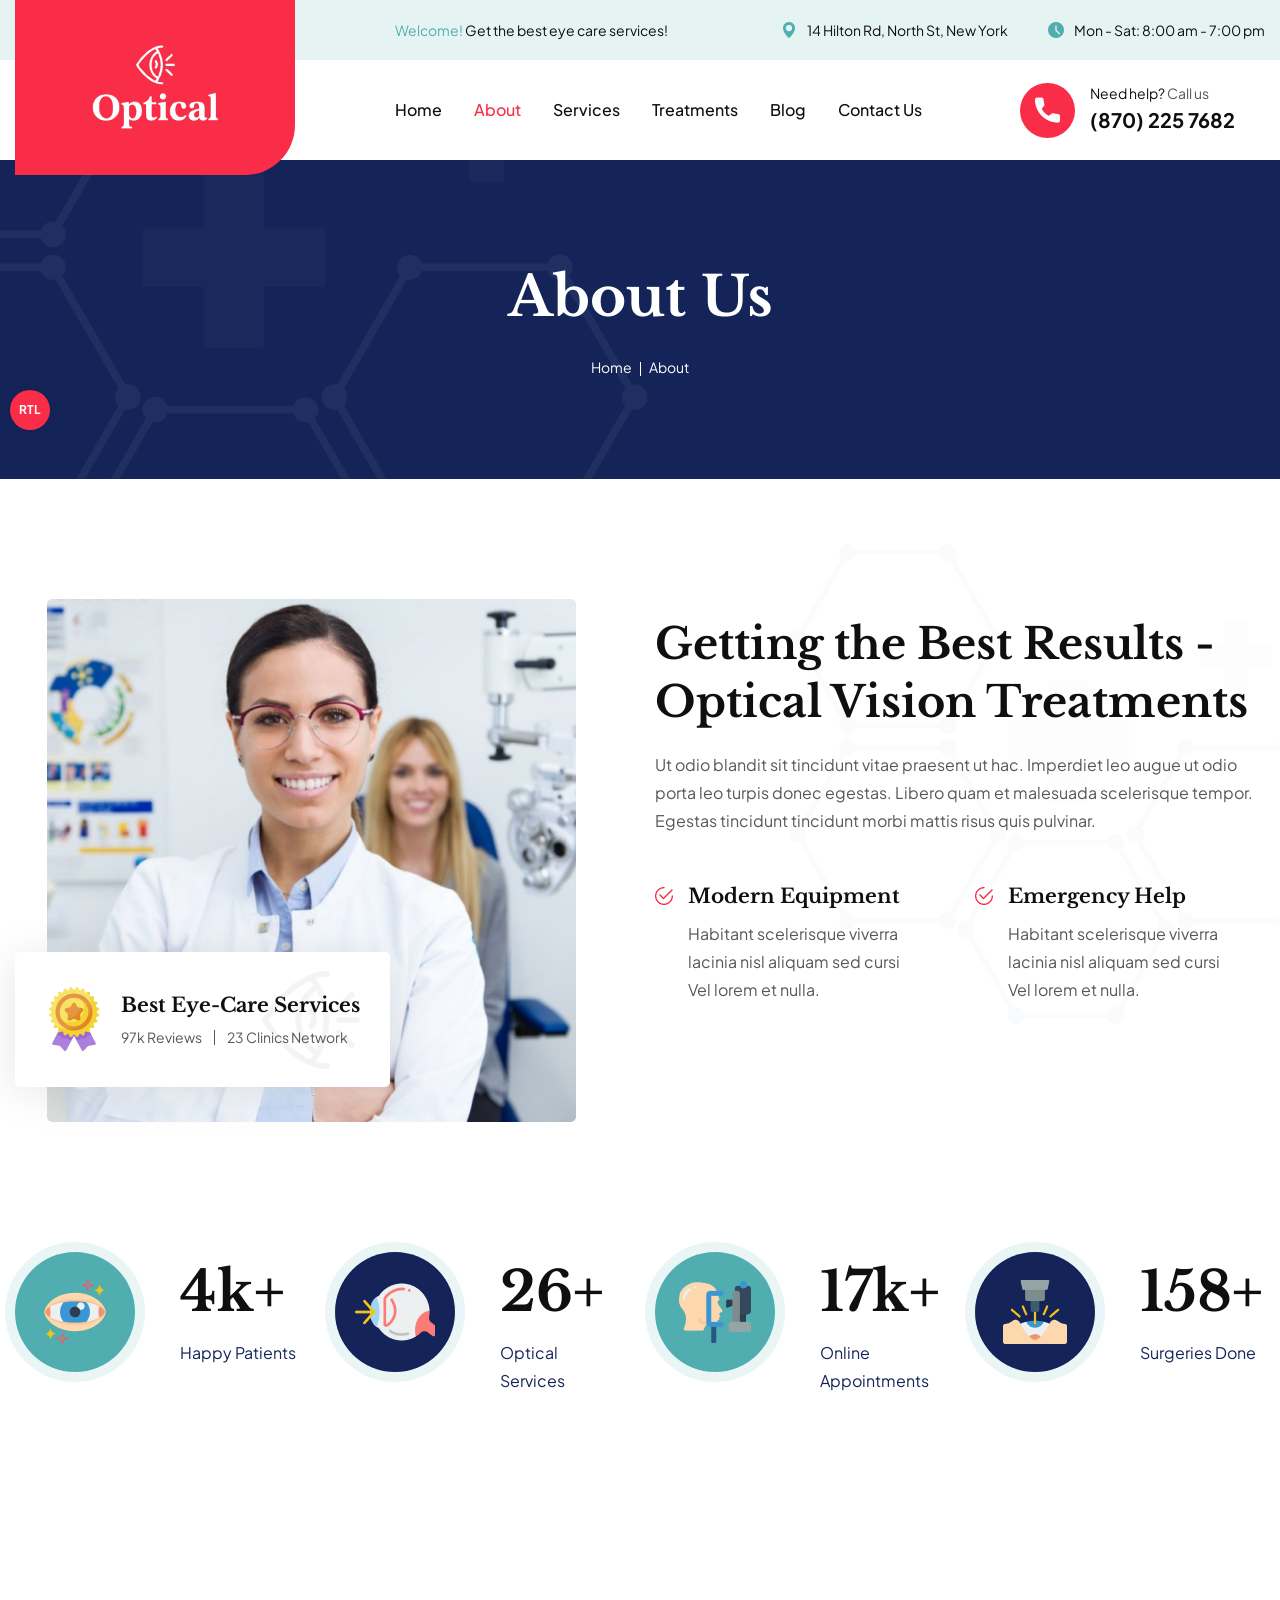
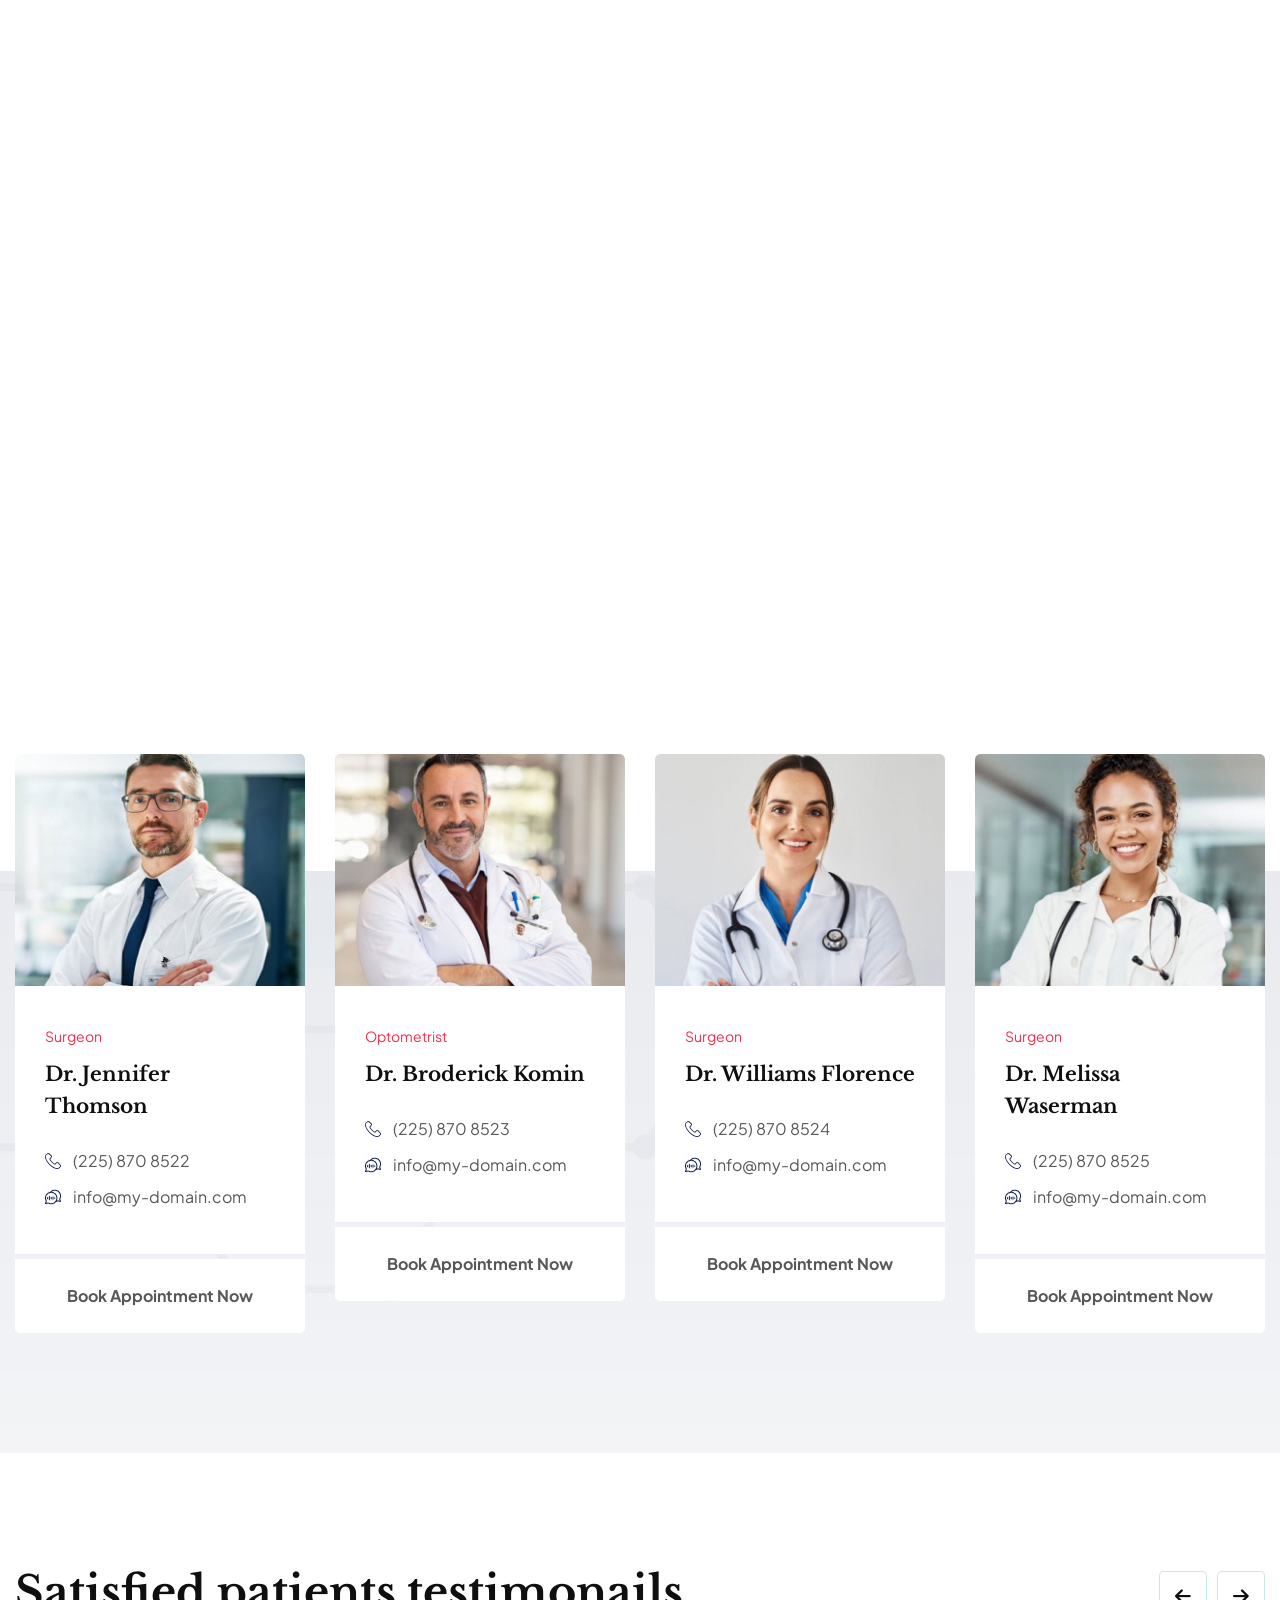
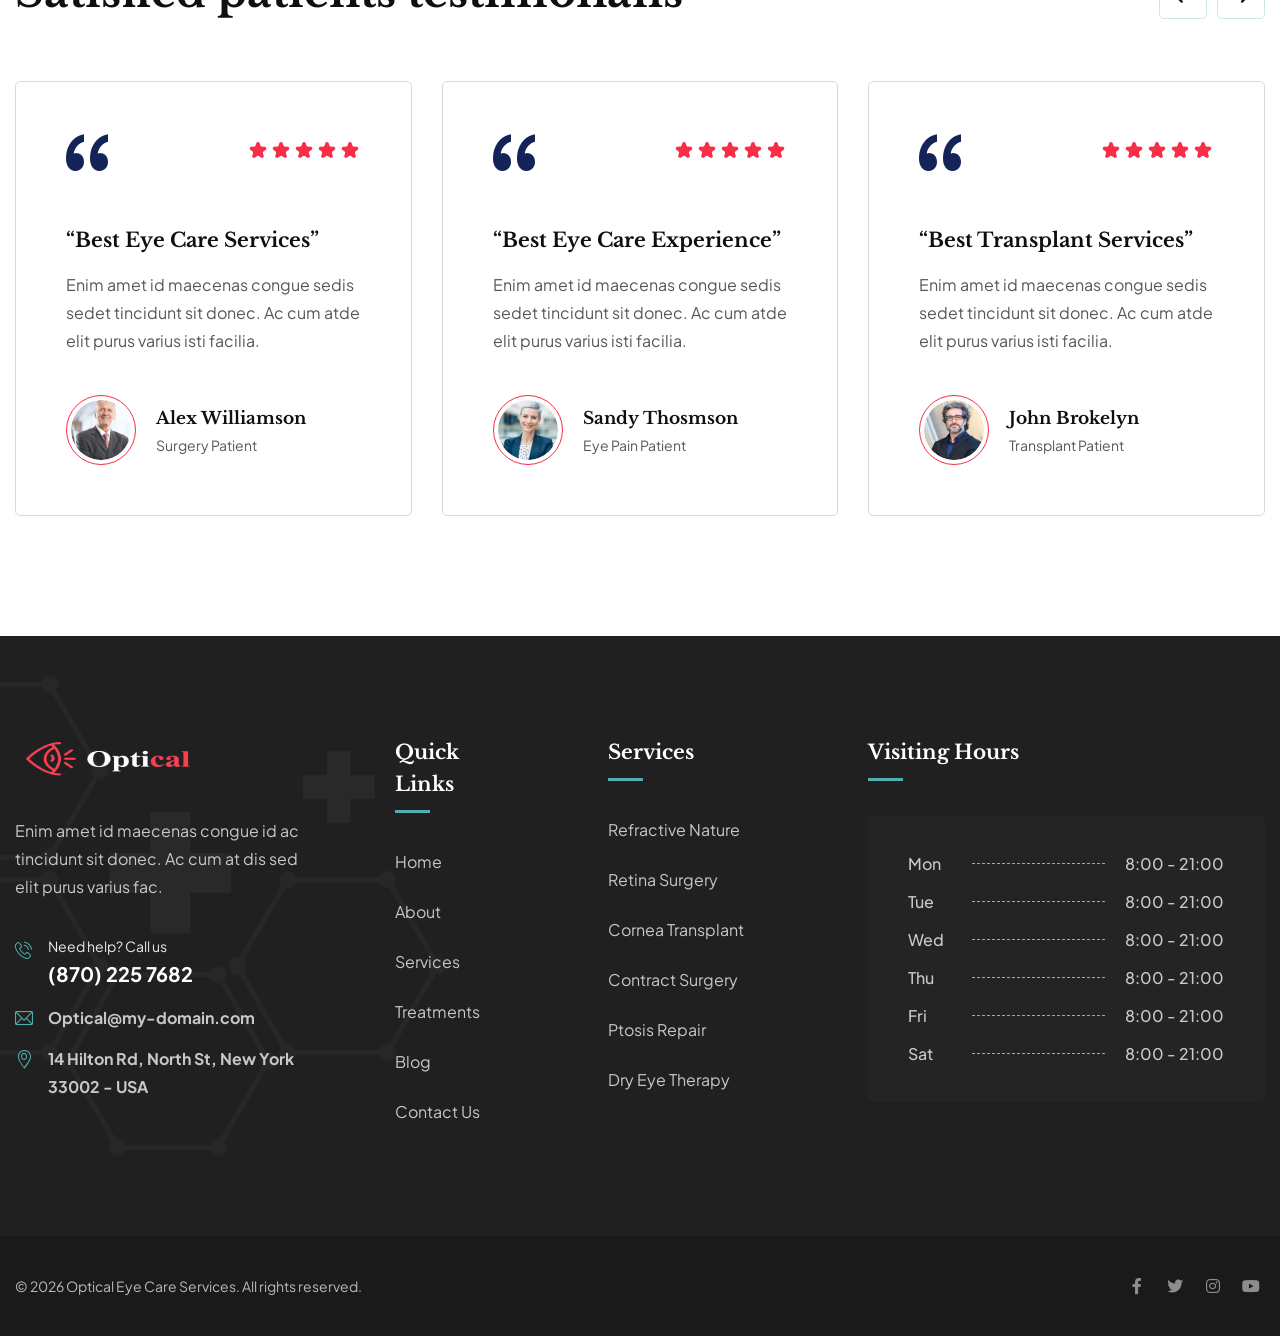
<file: about.html>
<!DOCTYPE html>
<html lang="en">


<head>
<meta charset="utf-8">
<meta http-equiv="X-UA-Compatible" content="IE=edge">
<meta name="viewport" content="width=device-width, initial-scale=1.0, maximum-scale=1.0, user-scalable=0">

<title>Optical</title>

<!-- Fav Icon -->
<link rel="icon" href="assets/images/favicon.ico" type="image/x-icon">

<!-- Google Fonts -->
<link href="https://fonts.googleapis.com/css2?family=Libre+Baskerville:ital,wght@0,400;0,700;1,400&amp;display=swap" rel="stylesheet">
<link href="https://fonts.googleapis.com/css2?family=Plus+Jakarta+Sans:ital,wght@0,200;0,300;0,400;0,500;0,600;0,700;0,800;1,200;1,300;1,400;1,500;1,600;1,700;1,800&amp;display=swap" rel="stylesheet">

<!-- Stylesheets -->
<link href="assets/css/font-awesome-all.css" rel="stylesheet">
<link href="assets/css/flaticon.css" rel="stylesheet">
<link href="assets/css/owl.css" rel="stylesheet">
<link href="assets/css/bootstrap.css" rel="stylesheet">
<link href="assets/css/jquery.fancybox.min.css" rel="stylesheet">
<link href="assets/css/animate.css" rel="stylesheet">
<link href="assets/css/nice-select.css" rel="stylesheet">
<link href="assets/css/jquery-ui.css" rel="stylesheet">
<link href="assets/css/timePicker.css" rel="stylesheet">
<link href="assets/css/elpath.css" rel="stylesheet">
<link href="assets/css/color.css" id="jssDefault" rel="stylesheet">
<link href="assets/css/rtl.css" rel="stylesheet">
<link href="assets/css/style.css" rel="stylesheet">
<link href="assets/css/module-css/page-title.css" rel="stylesheet">
<link href="assets/css/module-css/chooseus.css" rel="stylesheet">
<link href="assets/css/module-css/funfact.css" rel="stylesheet">
<link href="assets/css/module-css/history.css" rel="stylesheet">
<link href="assets/css/module-css/gallery.css" rel="stylesheet">
<link href="assets/css/module-css/team.css" rel="stylesheet">
<link href="assets/css/module-css/testimonial.css" rel="stylesheet">
<link href="assets/css/responsive.css" rel="stylesheet">

</head>


<!-- page wrapper -->
<body>

    <div class="boxed_wrapper ltr">


        <!-- page-direction -->
        <div class="page_direction">
            <div class="demo-rtl direction_switch"><button class="rtl">RTL</button></div>
            <div class="demo-ltr direction_switch"><button class="ltr">LTR</button></div>
        </div>
        <!-- page-direction end -->


        <!-- main header -->
        <header class="main-header header-style-two">
            <!-- header-top -->
            <div class="header-top">
                <div class="outer-container">
                    <div class="top-inner">
                        <p><span>Welcome!</span> Get the best eye care services!</p>
                        <ul class="info-list">
                            <li><i class="icon-24"></i>14 Hilton Rd, North St, New York</li>
                            <li><i class="icon-25"></i>Mon - Sat: 8:00 am - 7:00 pm</li>
                        </ul>
                    </div>
                </div>
            </div>
            <!-- header-lower -->
            <div class="header-lower">
                <div class="outer-container">
                    <div class="outer-box">
                        <div class="logo-box">
                            <figure class="logo"><a href="index.html"><img src="assets/images/logo-3.png" alt=""></a></figure>
                        </div>
                        <div class="menu-area">
                            <!--Mobile Navigation Toggler-->
                            <div class="mobile-nav-toggler">
                                <i class="icon-bar"></i>
                                <i class="icon-bar"></i>
                                <i class="icon-bar"></i>
                            </div>
                            <nav class="main-menu navbar-expand-md navbar-light clearfix">
                                <div class="collapse navbar-collapse show clearfix" id="navbarSupportedContent">
                                    <ul class="navigation clearfix">
                                        <li class="dropdown"><a href="#">Home</a>
                                            <ul>
                                                <li><a href="index.html">Home One</a></li>
                                                <li><a href="index-2.html">Home Two</a></li>
                                                <li><a href="index-3.html">OnePage Home</a></li>
                                                <li class="dropdown"><a href="#">Header Style</a>
                                                    <ul>
                                                        <li><a href="index.html">Header Style One</a></li>
                                                        <li><a href="index-2.html">Header Style Two</a></li>
                                                    </ul>
                                                </li>
                                            </ul>
                                        </li> 
                                        <li class="current"><a href="about.html">About</a></li>
                                        <li class="dropdown"><a href="#">Services</a>
                                            <ul>
                                                <li><a href="service.html">Our Services</a></li>
                                                <li><a href="service-details.html">Surgical Treatment</a></li>
                                                <li><a href="service-details-2.html">Optometrist</a></li>
                                                <li><a href="service-details-3.html">Dispensary & Medicine</a></li>
                                                <li><a href="service-details-4.html">Vision Correction</a></li>
                                            </ul>
                                        </li> 
                                        <li><a href="treatments.html">Treatments</a></li>
                                        <li class="dropdown"><a href="#">Blog</a>
                                            <ul>
                                                <li><a href="blog.html">Blog Grid View</a></li>
                                                <li><a href="blog-2.html">Blog List View</a></li>
                                                <li><a href="blog-details.html">Single Post</a></li>
                                            </ul>
                                        </li>  
                                        <li><a href="contact.html">Contact Us</a></li> 
                                    </ul>
                                </div>
                            </nav>
                        </div>
                        <div class="menu-right-content">
                            <div class="support-box">
                                <div class="icon-box"><i class="icon-26"></i></div>
                                <p><span>Need help?</span> Call us</p>
                                <a href="tel:8702257682">(870) 225 7682</a>
                            </div>
                        </div>
                    </div>
                </div>
            </div>

            <!--sticky Header-->
            <div class="sticky-header">
                <div class="auto-container">
                    <div class="outer-box">
                        <div class="logo-box">
                            <figure class="logo"><a href="index.html"><img src="assets/images/logo.png" alt=""></a></figure>
                        </div>
                        <div class="menu-area">
                            <nav class="main-menu clearfix">
                                <!--Keep This Empty / Menu will come through Javascript-->
                            </nav>
                        </div>
                        <div class="menu-right-content">
                            <div class="support-box">
                                <div class="icon-box"><i class="icon-26"></i></div>
                                <p><span>Need help?</span> Call us</p>
                                <a href="tel:8702257682">(870) 225 7682</a>
                            </div>
                        </div>
                    </div>
                </div>
            </div>
        </header>
        <!-- main-header end -->


        <!-- Mobile Menu  -->
        <div class="mobile-menu">
            <div class="menu-backdrop"></div>
            <div class="close-btn"><i class="fas fa-times"></i></div>
            
            <nav class="menu-box">
                <div class="nav-logo"><a href="index.html"><img src="assets/images/logo-2.png" alt="" title=""></a></div>
                <div class="menu-outer"><!--Here Menu Will Come Automatically Via Javascript / Same Menu as in Header--></div>
                <div class="contact-info">
                    <h4>Contact Info</h4>
                    <ul>
                        <li>Chicago 12, Melborne City, USA</li>
                        <li><a href="tel:+8801682648101">+88 01682648101</a></li>
                        <li><a href="mailto:info@example.com">info@example.com</a></li>
                    </ul>
                </div>
                <div class="social-links">
                    <ul class="clearfix">
                        <li><a href="index.html"><span class="fab fa-twitter"></span></a></li>
                        <li><a href="index.html"><span class="fab fa-facebook-square"></span></a></li>
                        <li><a href="index.html"><span class="fab fa-pinterest-p"></span></a></li>
                        <li><a href="index.html"><span class="fab fa-instagram"></span></a></li>
                        <li><a href="index.html"><span class="fab fa-youtube"></span></a></li>
                    </ul>
                </div>
            </nav>
        </div><!-- End Mobile Menu -->


        <!-- page-title -->
        <section class="page-title centred">
            <div class="pattern-layer" style="background-image: url(assets/images/shape/shape-12.png);"></div>
            <div class="auto-container">
                <div class="content-box">
                    <h1>About Us</h1>
                    <ul class="bread-crumb">
                        <li><a href="index.html">Home</a></li>
                        <li>About</li>
                    </ul>
                </div>
            </div>
        </section>
        <!-- page-title end -->


        <!-- chooseus-section -->
        <section class="chooseus-section pt_120 pb_120">
            <div class="pattern-layer" style="background-image: url(assets/images/shape/shape-1.png);"></div>
            <div class="auto-container">
                <div class="row align-items-center">
                    <div class="col-lg-6 col-md-12 col-sm-12 image-column">
                        <div class="image_block_two">
                            <div class="image-box">
                                <figure class="image"><img src="assets/images/resource/chooseus-1.jpg" alt=""></figure>
                                <div class="image-content">
                                    <div class="light-icon"><img src="assets/images/icons/icon-10.png" alt=""></div>
                                    <div class="icon-box"><img src="assets/images/icons/icon-9.png" alt=""></div>
                                    <h4>Best Eye-Care Services</h4>
                                    <ul class="info">
                                        <li>97k Reviews</li>
                                        <li>23 Clinics Network</li>
                                    </ul>
                                </div>
                            </div>
                        </div>
                    </div>
                    <div class="col-lg-6 col-md-12 col-sm-12 content-column">
                        <div class="content_block_two">
                            <div class="content-box">
                                <div class="sec-title mb_20">
                                    <h2>Getting the Best Results - Optical Vision Treatments</h2>
                                </div>
                                <div class="text-box mb_45">
                                    <p>Ut odio blandit sit tincidunt vitae praesent ut hac. Imperdiet leo augue ut odio porta leo turpis donec egestas. Libero quam et malesuada scelerisque tempor. Egestas tincidunt tincidunt morbi mattis risus quis pulvinar.</p>
                                </div>
                                <div class="inner-box">
                                    <div class="row clearfix">
                                        <div class="col-lg-6 col-md-6 col-sm-12 single-column">
                                            <div class="single-item">
                                                <div class="icon-box"><img src="assets/images/icons/icon-11.png" alt=""></div>
                                                <h4>Modern Equipment</h4>
                                                <p>Habitant scelerisque viverra lacinia nisl aliquam sed cursi Vel lorem et nulla.</p>
                                            </div>
                                        </div>
                                        <div class="col-lg-6 col-md-6 col-sm-12 single-column">
                                            <div class="single-item">
                                                <div class="icon-box"><img src="assets/images/icons/icon-11.png" alt=""></div>
                                                <h4>Emergency Help</h4>
                                                <p>Habitant scelerisque viverra lacinia nisl aliquam sed cursi Vel lorem et nulla.</p>
                                            </div>
                                        </div>
                                    </div>
                                </div>
                                <div class="btn-box">
                                    <a href="index.html" class="theme-btn btn-one">Book an Appointment</a>
                                </div>
                            </div>
                        </div>
                    </div>
                </div>
            </div>
        </section>
        <!-- chooseus-section end -->


        <!-- funfact-section -->
        <section class="funfact-section pb_120">
            <div class="outer-container">
                <div class="row clearfix">
                    <div class="col-lg-3 col-md-6 col-sm-12 funfact-block">
                        <div class="funfact-block-one wow slideInUp animated" data-wow-delay="00ms" data-wow-duration="1500ms">
                            <div class="inner-box">
                                <div class="icon-box"><img src="assets/images/icons/icon-3.png" alt=""></div>
                                <div class="count-outer count-box">
                                    <span class="count-text" data-speed="1500" data-stop="5">0</span><span>k+</span>
                                </div>
                                <p>Happy Patients</p>
                            </div>
                        </div>
                    </div>
                    <div class="col-lg-3 col-md-6 col-sm-12 funfact-block">
                        <div class="funfact-block-one wow slideInUp animated" data-wow-delay="200ms" data-wow-duration="1500ms">
                            <div class="inner-box">
                                <div class="icon-box"><img src="assets/images/icons/icon-4.png" alt=""></div>
                                <div class="count-outer count-box">
                                    <span class="count-text" data-speed="1500" data-stop="30">0</span><span>+</span>
                                </div>
                                <p>Optical Services</p>
                            </div>
                        </div>
                    </div>
                    <div class="col-lg-3 col-md-6 col-sm-12 funfact-block">
                        <div class="funfact-block-one wow slideInUp animated" data-wow-delay="400ms" data-wow-duration="1500ms">
                            <div class="inner-box">
                                <div class="icon-box"><img src="assets/images/icons/icon-5.png" alt=""></div>
                                <div class="count-outer count-box">
                                    <span class="count-text" data-speed="1500" data-stop="20">0</span><span>k+</span>
                                </div>
                                <p>Online Appointments</p>
                            </div>
                        </div>
                    </div>
                    <div class="col-lg-3 col-md-6 col-sm-12 funfact-block">
                        <div class="funfact-block-one wow slideInUp animated" data-wow-delay="600ms" data-wow-duration="1500ms">
                            <div class="inner-box">
                                <div class="icon-box"><img src="assets/images/icons/icon-6.png" alt=""></div>
                                <div class="count-outer count-box">
                                    <span class="count-text" data-speed="1500" data-stop="180">0</span><span>+</span>
                                </div>
                                <p>Surgeries Done</p>
                            </div>
                        </div>
                    </div>
                </div>
            </div>
        </section>
        <!-- funfact-section end -->


        <!-- history-section -->
        <section class="history-section pt_120 pb_90">
            <div class="auto-container">
                <div class="row clearfix">
                    <div class="col-lg-6 col-md-12 col-sm-12 content-column">
                        <div class="content-box">
                            <div class="sec-title mb_25">
                                <h2>We Have completed 25 Years of Eye Care Experience</h2>
                            </div>
                            <div class="text-box mb_55">
                                <p>Proin morbi malesuada elit sit condimentum consectetur aliquam vulputate. In a a amet mauris gravida vestibulum facilisis. Commodo dictumst ultrices proin id.</p>
                            </div>
                            <div class="inner-box">
                                <div class="row clearfix">
                                    <div class="col-lg-6 col-md-6 col-sm-12 history-block">
                                        <div class="history-block-one">
                                            <div class="inner-box">
                                                <h3>2005</h3>
                                                <h5>Optical Founded</h5>
                                                <p>Sed praesent porttitor nequ eiot consequat in nunc.</p>
                                            </div>
                                        </div>
                                    </div>
                                    <div class="col-lg-6 col-md-6 col-sm-12 history-block">
                                        <div class="history-block-one">
                                            <div class="inner-box">
                                                <h3>2011</h3>
                                                <h5>Best Eye Care Award</h5>
                                                <p>Sed praesent porttitor nequ eiot consequat in nunc.</p>
                                            </div>
                                        </div>
                                    </div>
                                    <div class="col-lg-6 col-md-6 col-sm-12 history-block">
                                        <div class="history-block-one">
                                            <div class="inner-box">
                                                <h3>2015</h3>
                                                <h5>Senior Doctors Joined</h5>
                                                <p>Sed praesent porttitor nequ eiot consequat in nunc.</p>
                                            </div>
                                        </div>
                                    </div>
                                    <div class="col-lg-6 col-md-6 col-sm-12 history-block">
                                        <div class="history-block-one">
                                            <div class="inner-box">
                                                <h3>2021</h3>
                                                <h5>NewYork Clinic Opened</h5>
                                                <p>Sed praesent porttitor nequ eiot consequat in nunc.</p>
                                            </div>
                                        </div>
                                    </div>
                                </div>
                            </div>
                        </div>
                    </div>
                    <div class="col-lg-6 col-md-12 col-sm-12 image-column">
                        <div class="image-box">
                            <figure class="image"><img src="assets/images/resource/history-1.jpg" alt=""></figure>
                        </div>
                    </div>
                </div>
            </div>
        </section>
        <!-- history-section end -->


        <!-- gallery-style-two -->
        <section class="gallery-style-two pt_110 pb_90">
            <div class="auto-container">
                <div class="sec-title centred mb_60">
                    <p>Felis amet quam ut nibh turpis nibh gravida</p>
                    <h2>Recent Eye Care Surgeries</h2>
                </div>
                <div class="row clearfix">
                    <div class="col-lg-4 col-md-6 col-sm-12 gallery-block">
                        <div class="gallery-block-one">
                            <div class="inner-box">
                                <figure class="image-box"><img src="assets/images/project/project-6.jpg" alt=""></figure>
                                <div class="content-box">
                                    <div class="inner">
                                        <span>Eye Care</span>
                                        <h3><a href="index.html">Retinal Surgery</a></h3>
                                    </div>
                                </div>
                            </div>
                        </div>
                    </div>
                    <div class="col-lg-4 col-md-6 col-sm-12 gallery-block">
                        <div class="gallery-block-one">
                            <div class="inner-box">
                                <figure class="image-box"><img src="assets/images/project/project-7.jpg" alt=""></figure>
                                <div class="content-box">
                                    <div class="inner">
                                        <span>Eye Care</span>
                                        <h3><a href="index.html">Refractive Nature</a></h3>
                                    </div>
                                </div>
                            </div>
                        </div>
                    </div>
                    <div class="col-lg-4 col-md-6 col-sm-12 gallery-block">
                        <div class="gallery-block-one">
                            <div class="inner-box">
                                <figure class="image-box"><img src="assets/images/project/project-8.jpg" alt=""></figure>
                                <div class="content-box">
                                    <div class="inner">
                                        <span>Eye Care</span>
                                        <h3><a href="index.html">Cornea Transplant</a></h3>
                                    </div>
                                </div>
                            </div>
                        </div>
                    </div>
                    <div class="col-lg-4 col-md-6 col-sm-12 gallery-block">
                        <div class="gallery-block-one">
                            <div class="inner-box">
                                <figure class="image-box"><img src="assets/images/project/project-9.jpg" alt=""></figure>
                                <div class="content-box">
                                    <div class="inner">
                                        <span>Eye Care</span>
                                        <h3><a href="index.html">Contract Surgery</a></h3>
                                    </div>
                                </div>
                            </div>
                        </div>
                    </div>
                    <div class="col-lg-4 col-md-6 col-sm-12 gallery-block">
                        <div class="gallery-block-one">
                            <div class="inner-box">
                                <figure class="image-box"><img src="assets/images/project/project-10.jpg" alt=""></figure>
                                <div class="content-box">
                                    <div class="inner">
                                        <span>Eye Care</span>
                                        <h3><a href="index.html">Ptosis Repair</a></h3>
                                    </div>
                                </div>
                            </div>
                        </div>
                    </div>
                    <div class="col-lg-4 col-md-6 col-sm-12 gallery-block">
                        <div class="gallery-block-one">
                            <div class="inner-box">
                                <figure class="image-box"><img src="assets/images/project/project-11.jpg" alt=""></figure>
                                <div class="content-box">
                                    <div class="inner">
                                        <span>Eye Care</span>
                                        <h3><a href="index.html">Dry Eye Therapy</a></h3>
                                    </div>
                                </div>
                            </div>
                        </div>
                    </div>
                </div>
            </div>
        </section>
        <!-- gallery-style-two end -->


        <!-- team-section -->
        <section class="team-section pt_110 pb_90">
            <div class="pattern-layer" style="background-image: url(assets/images/shape/shape-4.png);"></div>
            <div class="auto-container">
                <div class="sec-title centred mb_60">
                    <p>Felis amet quam ut nibh turpis nibh gravida</p>
                    <h2>Meet Surgeons & Doctors</h2>
                </div>
                <div class="row clearfix">
                    <div class="col-lg-3 col-md-6 col-sm-12 team-block">
                        <div class="team-block-one wow fadeInUp animated" data-wow-delay="00ms" data-wow-duration="1500ms">
                            <div class="inner-box">
                                <div class="image-box">
                                    <figure class="image"><img src="assets/images/team/team-1.jpg" alt=""></figure>
                                    <ul class="social-links clearfix">
                                        <li><a href="index.html"><i class="fab fa-facebook-f"></i></a></li>
                                        <li><a href="index.html"><i class="fab fa-instagram"></i></a></li>
                                        <li><a href="index.html"><i class="fab fa-linkedin-in"></i></a></li>
                                        <li><a href="index.html"><i class="fab fa-twitter"></i></a></li>
                                    </ul>
                                </div>
                                <div class="lower-content">
                                    <div class="inner">
                                        <span class="designation">Surgeon</span>
                                        <h4><a href="index.html">Dr. Jennifer Thomson</a></h4>
                                        <ul class="info-list clearfix">
                                            <li><img src="assets/images/icons/icon-7.png" alt=""><a href="tel:2258708522">(225) 870 8522</a></li>
                                            <li><img src="assets/images/icons/icon-8.png" alt=""><a href="mailto:info@my-domain.com">info@my-domain.com</a></li>
                                        </ul>
                                    </div>
                                    <div class="link-box">
                                        <a href="index.html">Book Appointment Now</a>
                                    </div>
                                </div>
                            </div>
                        </div>
                    </div>
                    <div class="col-lg-3 col-md-6 col-sm-12 team-block">
                        <div class="team-block-one wow fadeInUp animated" data-wow-delay="200ms" data-wow-duration="1500ms">
                            <div class="inner-box">
                                <div class="image-box">
                                    <figure class="image"><img src="assets/images/team/team-2.jpg" alt=""></figure>
                                    <ul class="social-links clearfix">
                                        <li><a href="index.html"><i class="fab fa-facebook-f"></i></a></li>
                                        <li><a href="index.html"><i class="fab fa-instagram"></i></a></li>
                                        <li><a href="index.html"><i class="fab fa-linkedin-in"></i></a></li>
                                        <li><a href="index.html"><i class="fab fa-twitter"></i></a></li>
                                    </ul>
                                </div>
                                <div class="lower-content">
                                    <div class="inner">
                                        <span class="designation">Optometrist</span>
                                        <h4><a href="index.html">Dr. Broderick Komin</a></h4>
                                        <ul class="info-list clearfix">
                                            <li><img src="assets/images/icons/icon-7.png" alt=""><a href="tel:2258708522">(225) 870 8523</a></li>
                                            <li><img src="assets/images/icons/icon-8.png" alt=""><a href="mailto:info@my-domain.com">info@my-domain.com</a></li>
                                        </ul>
                                    </div>
                                    <div class="link-box">
                                        <a href="index.html">Book Appointment Now</a>
                                    </div>
                                </div>
                            </div>
                        </div>
                    </div>
                    <div class="col-lg-3 col-md-6 col-sm-12 team-block">
                        <div class="team-block-one wow fadeInUp animated" data-wow-delay="400ms" data-wow-duration="1500ms">
                            <div class="inner-box">
                                <div class="image-box">
                                    <figure class="image"><img src="assets/images/team/team-3.jpg" alt=""></figure>
                                    <ul class="social-links clearfix">
                                        <li><a href="index.html"><i class="fab fa-facebook-f"></i></a></li>
                                        <li><a href="index.html"><i class="fab fa-instagram"></i></a></li>
                                        <li><a href="index.html"><i class="fab fa-linkedin-in"></i></a></li>
                                        <li><a href="index.html"><i class="fab fa-twitter"></i></a></li>
                                    </ul>
                                </div>
                                <div class="lower-content">
                                    <div class="inner">
                                        <span class="designation">Surgeon</span>
                                        <h4><a href="index.html">Dr. Williams Florence</a></h4>
                                        <ul class="info-list clearfix">
                                            <li><img src="assets/images/icons/icon-7.png" alt=""><a href="tel:2258708522">(225) 870 8524</a></li>
                                            <li><img src="assets/images/icons/icon-8.png" alt=""><a href="mailto:info@my-domain.com">info@my-domain.com</a></li>
                                        </ul>
                                    </div>
                                    <div class="link-box">
                                        <a href="index.html">Book Appointment Now</a>
                                    </div>
                                </div>
                            </div>
                        </div>
                    </div>
                    <div class="col-lg-3 col-md-6 col-sm-12 team-block">
                        <div class="team-block-one wow fadeInUp animated" data-wow-delay="600ms" data-wow-duration="1500ms">
                            <div class="inner-box">
                                <div class="image-box">
                                    <figure class="image"><img src="assets/images/team/team-4.jpg" alt=""></figure>
                                    <ul class="social-links clearfix">
                                        <li><a href="index.html"><i class="fab fa-facebook-f"></i></a></li>
                                        <li><a href="index.html"><i class="fab fa-instagram"></i></a></li>
                                        <li><a href="index.html"><i class="fab fa-linkedin-in"></i></a></li>
                                        <li><a href="index.html"><i class="fab fa-twitter"></i></a></li>
                                    </ul>
                                </div>
                                <div class="lower-content">
                                    <div class="inner">
                                        <span class="designation">Surgeon</span>
                                        <h4><a href="index.html">Dr. Melissa Waserman</a></h4>
                                        <ul class="info-list clearfix">
                                            <li><img src="assets/images/icons/icon-7.png" alt=""><a href="tel:2258708522">(225) 870 8525</a></li>
                                            <li><img src="assets/images/icons/icon-8.png" alt=""><a href="mailto:info@my-domain.com">info@my-domain.com</a></li>
                                        </ul>
                                    </div>
                                    <div class="link-box">
                                        <a href="index.html">Book Appointment Now</a>
                                    </div>
                                </div>
                            </div>
                        </div>
                    </div>
                </div>
            </div>
        </section>
        <!-- team-section end -->


        <!-- testimonial-section -->
        <section class="testimonial-section about-page pt_110 pb_120">
            <div class="auto-container">
                <div class="sec-title mb_60">
                    <h2>Satisfied patients testimonails</h2>
                </div>
                <div class="three-item-carousel owl-carousel owl-theme owl-dots-none nav-style-one">
                    <div class="testimonial-block-one">
                        <div class="inner-box">
                            <div class="icon-box"><i class="icon-17"></i></div>
                            <ul class="rating">
                                <li><i class="icon-18"></i></li>
                                <li><i class="icon-18"></i></li>
                                <li><i class="icon-18"></i></li>
                                <li><i class="icon-18"></i></li>
                                <li><i class="icon-18"></i></li>
                            </ul>
                            <h4>“Best Eye Care Services”</h4>
                            <p>Enim amet id maecenas congue sedis sedet tincidunt sit donec. Ac cum atde elit purus varius isti facilia.</p>
                            <div class="author-box">
                                <figure class="thumb-box"><img src="assets/images/resource/testimonial-1.png" alt=""></figure>
                                <h5>Alex Williamson</h5>
                                <span class="designation">Surgery Patient</span>
                            </div>
                        </div>
                    </div>
                    <div class="testimonial-block-one">
                        <div class="inner-box">
                            <div class="icon-box"><i class="icon-17"></i></div>
                            <ul class="rating">
                                <li><i class="icon-18"></i></li>
                                <li><i class="icon-18"></i></li>
                                <li><i class="icon-18"></i></li>
                                <li><i class="icon-18"></i></li>
                                <li><i class="icon-18"></i></li>
                            </ul>
                            <h4>“Best Eye Care Experience”</h4>
                            <p>Enim amet id maecenas congue sedis sedet tincidunt sit donec. Ac cum atde elit purus varius isti facilia.</p>
                            <div class="author-box">
                                <figure class="thumb-box"><img src="assets/images/resource/testimonial-2.png" alt=""></figure>
                                <h5>Sandy Thosmson</h5>
                                <span class="designation">Eye Pain Patient</span>
                            </div>
                        </div>
                    </div>
                    <div class="testimonial-block-one">
                        <div class="inner-box">
                            <div class="icon-box"><i class="icon-17"></i></div>
                            <ul class="rating">
                                <li><i class="icon-18"></i></li>
                                <li><i class="icon-18"></i></li>
                                <li><i class="icon-18"></i></li>
                                <li><i class="icon-18"></i></li>
                                <li><i class="icon-18"></i></li>
                            </ul>
                            <h4>“Best Transplant Services”</h4>
                            <p>Enim amet id maecenas congue sedis sedet tincidunt sit donec. Ac cum atde elit purus varius isti facilia.</p>
                            <div class="author-box">
                                <figure class="thumb-box"><img src="assets/images/resource/testimonial-3.png" alt=""></figure>
                                <h5>John Brokelyn</h5>
                                <span class="designation">Transplant Patient</span>
                            </div>
                        </div>
                    </div>
                </div>
            </div>
        </section>
        <!-- testimonial-section end -->


        <!-- main-footer -->
        <footer class="main-footer">
            <div class="widget-section">
                <div class="pattern-layer" style="background-image: url(assets/images/shape/shape-6.png);"></div>
                <div class="auto-container">
                    <div class="row clearfix">
                        <div class="col-lg-3 col-md-6 col-sm-12 footer-column">
                            <div class="logo-widget footer-widget">
                                <figure class="footer-logo"><a href="index.html"><img src="assets/images/logo-2.png" alt=""></a></figure>
                                <p>Enim amet id maecenas congue id ac tincidunt sit donec. Ac cum at dis sed elit purus varius fac.</p>
                                <ul class="info-list clearfix">
                                    <li>
                                        <i class="icon-2"></i>
                                        <span>Need help? Call us</span>
                                        <a href="tel:8702257682" class="phone">(870) 225 7682</a>
                                    </li>
                                    <li>
                                        <i class="icon-37"></i>
                                        <a href="mailto:Optical@mydomain.com">Optical@my-domain.com</a>
                                    </li>
                                    <li>
                                        <i class="icon-38"></i>
                                        14 Hilton Rd, North St, New York 33002 - USA
                                    </li>
                                </ul>
                            </div>
                        </div>
                        <div class="col-lg-2 col-md-6 col-sm-12 footer-column">
                            <div class="links-widget footer-widget ml_60">
                                <div class="widget-title">
                                    <h4>Quick Links</h4>
                                </div>
                                <div class="widget-content">
                                    <ul class="links-list clearfix">
                                        <li><a href="index.html">Home</a></li>
                                        <li><a href="about.html">About</a></li>
                                        <li><a href="service.html">Services</a></li>
                                        <li><a href="treatments.html">Treatments</a></li>
                                        <li><a href="blog.html">Blog</a></li>
                                        <li><a href="contact.html">Contact Us</a></li>
                                    </ul>
                                </div>
                            </div>
                        </div>
                        <div class="col-lg-3 col-md-6 col-sm-12 footer-column">
                            <div class="links-widget footer-widget ml_60">
                                <div class="widget-title">
                                    <h4>Services</h4>
                                </div>
                                <div class="widget-content">
                                    <ul class="links-list clearfix">
                                        <li><a href="service-details.html">Refractive Nature</a></li>
                                        <li><a href="service-details.html">Retina Surgery</a></li>
                                        <li><a href="service-details.html">Cornea Transplant</a></li>
                                        <li><a href="service-details.html">Contract Surgery</a></li>
                                        <li><a href="service-details.html">Ptosis Repair</a></li>
                                        <li><a href="service-details.html">Dry Eye Therapy</a></li>
                                    </ul>
                                </div>
                            </div>
                        </div>
                        <div class="col-lg-4 col-md-6 col-sm-12 footer-column">
                            <div class="schedule-widget footer-widget">
                                <div class="widget-title">
                                    <h4>Visiting Hours</h4>
                                </div>
                                <div class="widget-content">
                                    <ul class="schedule-list clearfix">
                                        <li>
                                            <span class="day">Mon</span>
                                            <div class="line"></div>
                                            <span class="time">8:00 - 21:00</span>
                                        </li>
                                        <li>
                                            <span class="day">Tue</span>
                                            <div class="line"></div>
                                            <span class="time">8:00 - 21:00</span>
                                        </li>
                                        <li>
                                            <span class="day">Wed</span>
                                            <div class="line"></div>
                                            <span class="time">8:00 - 21:00</span>
                                        </li>
                                        <li>
                                            <span class="day">Thu</span>
                                            <div class="line"></div>
                                            <span class="time">8:00 - 21:00</span>
                                        </li>
                                        <li>
                                            <span class="day">Fri</span>
                                            <div class="line"></div>
                                            <span class="time">8:00 - 21:00</span>
                                        </li>
                                        <li>
                                            <span class="day">Sat</span>
                                            <div class="line"></div>
                                            <span class="time">8:00 - 21:00</span>
                                        </li>
                                    </ul>
                                </div>
                            </div>
                        </div>
                    </div>
                </div>
            </div>
            <div class="footer-bottom">
                <div class="auto-container">
                    <div class="bottom-inner">
                        <div class="copyright"><p>&copy; 2026 <a href="index.html">Optical</a> Eye Care  Services. All rights reserved.</p></div>
                        <ul class="social-links">
                            <li><a href="index.html"><i class="fab fa-facebook-f"></i></a></li>
                            <li><a href="index.html"><i class="fab fa-twitter"></i></a></li>
                            <li><a href="index.html"><i class="fab fa-instagram"></i></a></li>
                            <li><a href="index.html"><i class="fab fa-youtube"></i></a></li>
                        </ul>
                    </div>
                </div>
            </div>
        </footer>
        <!-- main-footer end -->



        <!--Scroll to top-->
        <div class="scroll-to-top">
            <div>
                <div class="scroll-top-inner">
                    <div class="scroll-bar">
                        <div class="bar-inner"></div>
                    </div>
                    <div class="scroll-bar-text">Go To Top</div>
                </div>
            </div>
        </div>
        <!-- Scroll to top end -->
        
    </div>


    <!-- jequery plugins -->
    <script src="assets/js/jquery.js"></script>
    <script src="assets/js/bootstrap.min.js"></script>
    <script src="assets/js/owl.js"></script>
    <script src="assets/js/wow.js"></script>
    <script src="assets/js/jquery.fancybox.js"></script>
    <script src="assets/js/appear.js"></script>
    <script src="assets/js/isotope.js"></script>
    <script src="assets/js/jquery.nice-select.min.js"></script>
    <script src="assets/js/jquery.lettering.min.js"></script>
    <script src="assets/js/jquery.circleType.js"></script>
    <script src="assets/js/jquery-ui.js"></script>
    <script src="assets/js/timePicker.js"></script> 

    <!-- main-js -->
    <script src="assets/js/script.js"></script>

</body><!-- End of .page_wrapper -->


</html>
</file>
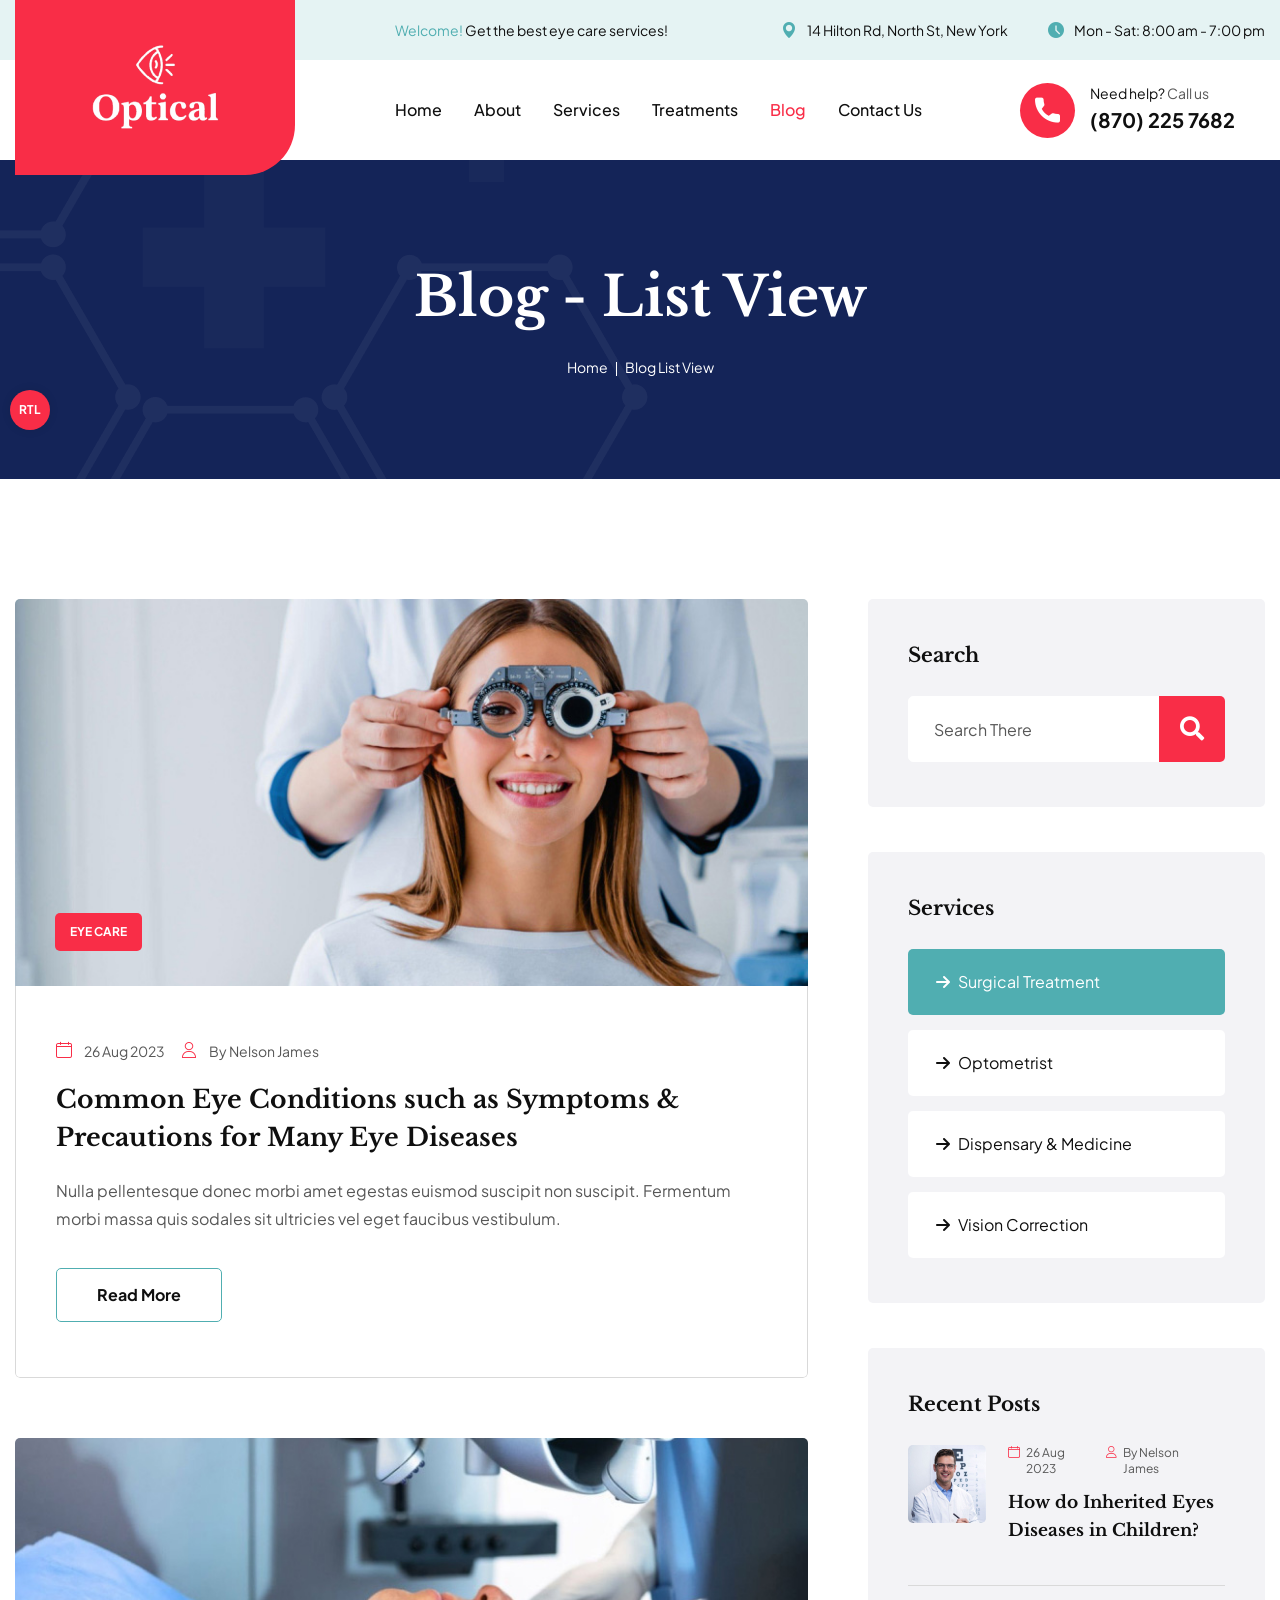
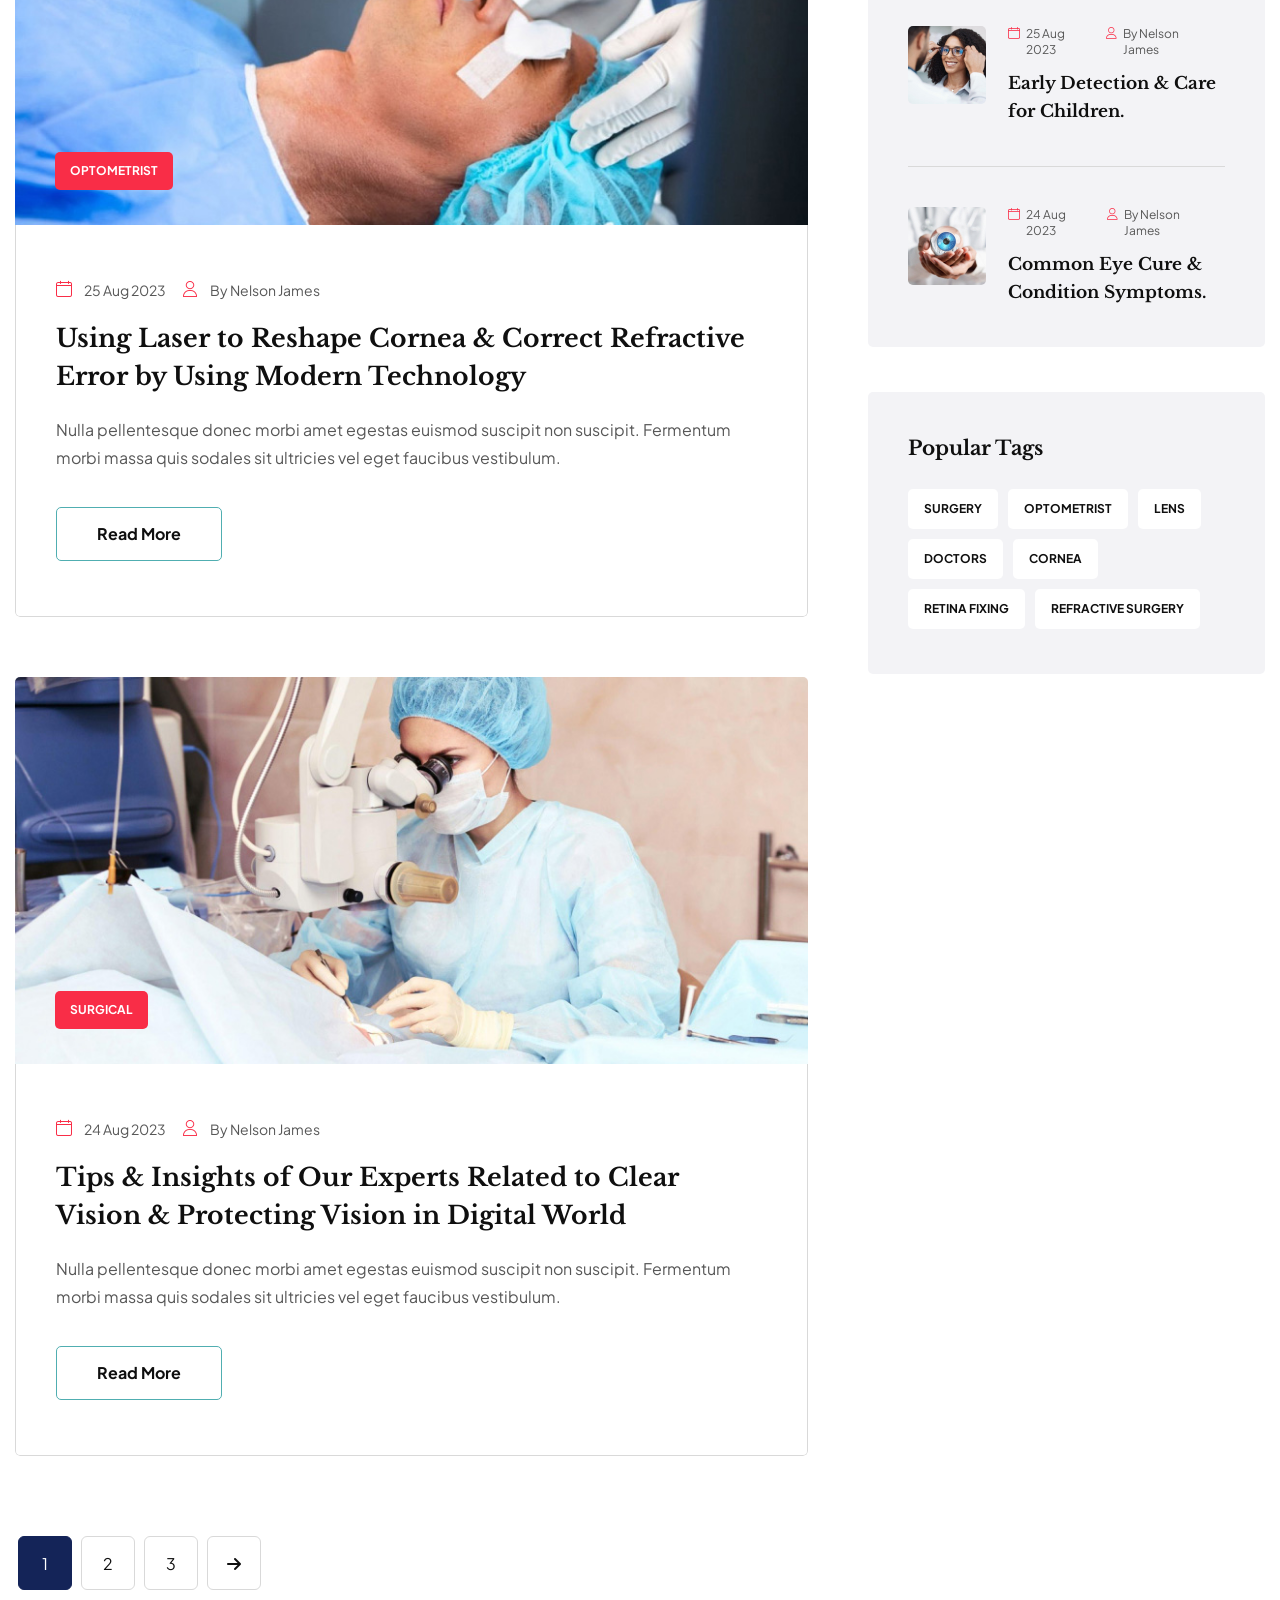
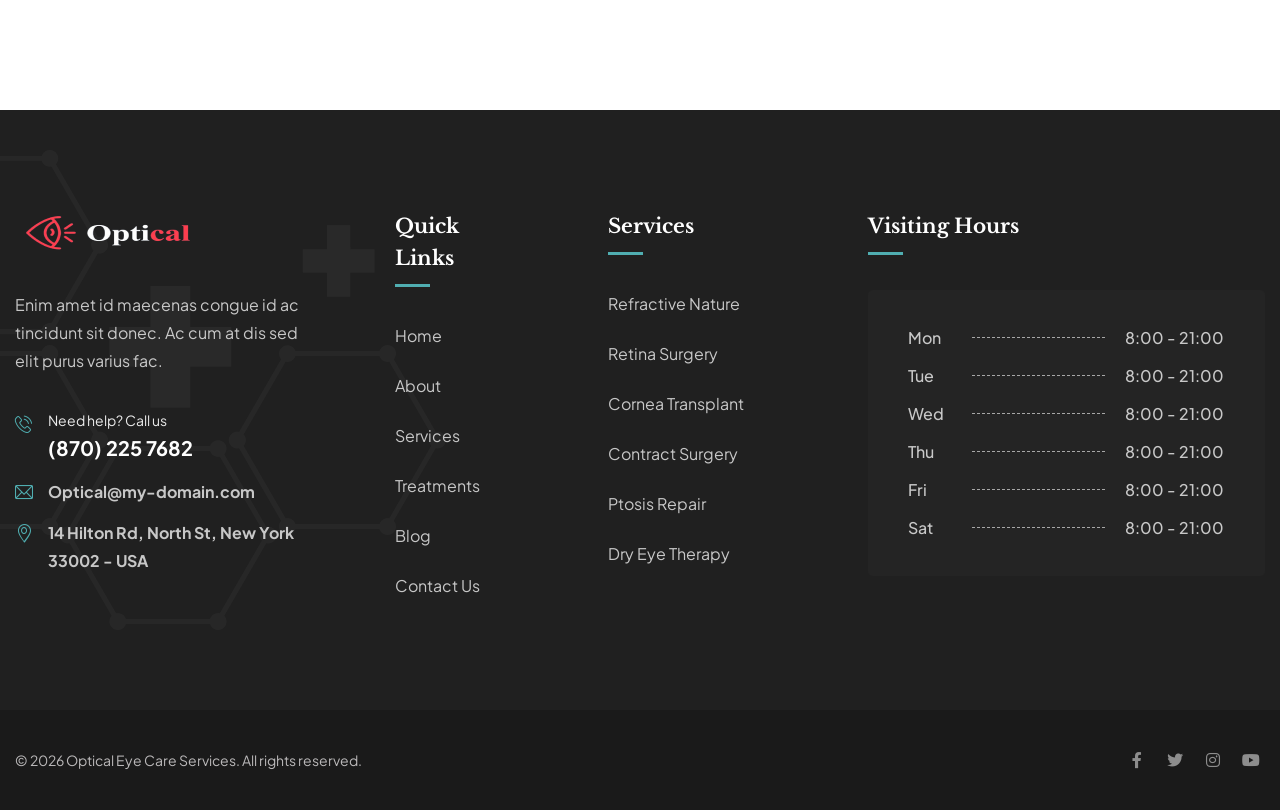
<file: blog-2.html>
<!DOCTYPE html>
<html lang="en">


<head>
<meta charset="utf-8">
<meta http-equiv="X-UA-Compatible" content="IE=edge">
<meta name="viewport" content="width=device-width, initial-scale=1.0, maximum-scale=1.0, user-scalable=0">

<title>Optical</title>

<!-- Fav Icon -->
<link rel="icon" href="assets/images/favicon.ico" type="image/x-icon">

<!-- Google Fonts -->
<link href="https://fonts.googleapis.com/css2?family=Libre+Baskerville:ital,wght@0,400;0,700;1,400&amp;display=swap" rel="stylesheet">
<link href="https://fonts.googleapis.com/css2?family=Plus+Jakarta+Sans:ital,wght@0,200;0,300;0,400;0,500;0,600;0,700;0,800;1,200;1,300;1,400;1,500;1,600;1,700;1,800&amp;display=swap" rel="stylesheet">

<!-- Stylesheets -->
<link href="assets/css/font-awesome-all.css" rel="stylesheet">
<link href="assets/css/flaticon.css" rel="stylesheet">
<link href="assets/css/owl.css" rel="stylesheet">
<link href="assets/css/bootstrap.css" rel="stylesheet">
<link href="assets/css/jquery.fancybox.min.css" rel="stylesheet">
<link href="assets/css/animate.css" rel="stylesheet">
<link href="assets/css/nice-select.css" rel="stylesheet">
<link href="assets/css/jquery-ui.css" rel="stylesheet">
<link href="assets/css/timePicker.css" rel="stylesheet">
<link href="assets/css/elpath.css" rel="stylesheet">
<link href="assets/css/color.css" id="jssDefault" rel="stylesheet">
<link href="assets/css/rtl.css" rel="stylesheet">
<link href="assets/css/style.css" rel="stylesheet">
<link href="assets/css/module-css/page-title.css" rel="stylesheet">
<link href="assets/css/module-css/news.css" rel="stylesheet">
<link href="assets/css/module-css/sidebar.css" rel="stylesheet">
<link href="assets/css/responsive.css" rel="stylesheet">

</head>


<!-- page wrapper -->
<body>

    <div class="boxed_wrapper ltr">


        


        <!-- page-direction -->
        <div class="page_direction">
            <div class="demo-rtl direction_switch"><button class="rtl">RTL</button></div>
            <div class="demo-ltr direction_switch"><button class="ltr">LTR</button></div>
        </div>
        <!-- page-direction end -->


        <!-- main header -->
        <header class="main-header header-style-two">
            <!-- header-top -->
            <div class="header-top">
                <div class="outer-container">
                    <div class="top-inner">
                        <p><span>Welcome!</span> Get the best eye care services!</p>
                        <ul class="info-list">
                            <li><i class="icon-24"></i>14 Hilton Rd, North St, New York</li>
                            <li><i class="icon-25"></i>Mon - Sat: 8:00 am - 7:00 pm</li>
                        </ul>
                    </div>
                </div>
            </div>
            <!-- header-lower -->
            <div class="header-lower">
                <div class="outer-container">
                    <div class="outer-box">
                        <div class="logo-box">
                            <figure class="logo"><a href="index.html"><img src="assets/images/logo-3.png" alt=""></a></figure>
                        </div>
                        <div class="menu-area">
                            <!--Mobile Navigation Toggler-->
                            <div class="mobile-nav-toggler">
                                <i class="icon-bar"></i>
                                <i class="icon-bar"></i>
                                <i class="icon-bar"></i>
                            </div>
                            <nav class="main-menu navbar-expand-md navbar-light clearfix">
                                <div class="collapse navbar-collapse show clearfix" id="navbarSupportedContent">
                                    <ul class="navigation clearfix">
                                        <li class="dropdown"><a href="#">Home</a>
                                            <ul>
                                                <li><a href="index.html">Home One</a></li>
                                                <li><a href="index-2.html">Home Two</a></li>
                                                <li><a href="index-3.html">OnePage Home</a></li>
                                                <li class="dropdown"><a href="#">Header Style</a>
                                                    <ul>
                                                        <li><a href="index.html">Header Style One</a></li>
                                                        <li><a href="index-2.html">Header Style Two</a></li>
                                                    </ul>
                                                </li>
                                            </ul>
                                        </li> 
                                        <li><a href="about.html">About</a></li>
                                        <li class="dropdown"><a href="#">Services</a>
                                            <ul>
                                                <li><a href="service.html">Our Services</a></li>
                                                <li><a href="service-details.html">Surgical Treatment</a></li>
                                                <li><a href="service-details-2.html">Optometrist</a></li>
                                                <li><a href="service-details-3.html">Dispensary & Medicine</a></li>
                                                <li><a href="service-details-4.html">Vision Correction</a></li>
                                            </ul>
                                        </li> 
                                        <li><a href="treatments.html">Treatments</a></li>
                                        <li class="current dropdown"><a href="#">Blog</a>
                                            <ul>
                                                <li><a href="blog.html">Blog Grid View</a></li>
                                                <li><a href="blog-2.html">Blog List View</a></li>
                                                <li><a href="blog-details.html">Single Post</a></li>
                                            </ul>
                                        </li>  
                                        <li><a href="contact.html">Contact Us</a></li> 
                                    </ul>
                                </div>
                            </nav>
                        </div>
                        <div class="menu-right-content">
                            <div class="support-box">
                                <div class="icon-box"><i class="icon-26"></i></div>
                                <p><span>Need help?</span> Call us</p>
                                <a href="tel:8702257682">(870) 225 7682</a>
                            </div>
                        </div>
                    </div>
                </div>
            </div>

            <!--sticky Header-->
            <div class="sticky-header">
                <div class="auto-container">
                    <div class="outer-box">
                        <div class="logo-box">
                            <figure class="logo"><a href="index.html"><img src="assets/images/logo.png" alt=""></a></figure>
                        </div>
                        <div class="menu-area">
                            <nav class="main-menu clearfix">
                                <!--Keep This Empty / Menu will come through Javascript-->
                            </nav>
                        </div>
                        <div class="menu-right-content">
                            <div class="support-box">
                                <div class="icon-box"><i class="icon-26"></i></div>
                                <p><span>Need help?</span> Call us</p>
                                <a href="tel:8702257682">(870) 225 7682</a>
                            </div>
                        </div>
                    </div>
                </div>
            </div>
        </header>
        <!-- main-header end -->


        <!-- Mobile Menu  -->
        <div class="mobile-menu">
            <div class="menu-backdrop"></div>
            <div class="close-btn"><i class="fas fa-times"></i></div>
            
            <nav class="menu-box">
                <div class="nav-logo"><a href="index.html"><img src="assets/images/logo-2.png" alt="" title=""></a></div>
                <div class="menu-outer"><!--Here Menu Will Come Automatically Via Javascript / Same Menu as in Header--></div>
                <div class="contact-info">
                    <h4>Contact Info</h4>
                    <ul>
                        <li>Chicago 12, Melborne City, USA</li>
                        <li><a href="tel:+8801682648101">+88 01682648101</a></li>
                        <li><a href="mailto:info@example.com">info@example.com</a></li>
                    </ul>
                </div>
                <div class="social-links">
                    <ul class="clearfix">
                        <li><a href="index.html"><span class="fab fa-twitter"></span></a></li>
                        <li><a href="index.html"><span class="fab fa-facebook-square"></span></a></li>
                        <li><a href="index.html"><span class="fab fa-pinterest-p"></span></a></li>
                        <li><a href="index.html"><span class="fab fa-instagram"></span></a></li>
                        <li><a href="index.html"><span class="fab fa-youtube"></span></a></li>
                    </ul>
                </div>
            </nav>
        </div><!-- End Mobile Menu -->


        <!-- page-title -->
        <section class="page-title centred">
            <div class="pattern-layer" style="background-image: url(assets/images/shape/shape-12.png);"></div>
            <div class="auto-container">
                <div class="content-box">
                    <h1>Blog - List View</h1>
                    <ul class="bread-crumb">
                        <li><a href="index.html">Home</a></li>
                        <li>Blog List View</li>
                    </ul>
                </div>
            </div>
        </section>
        <!-- page-title end -->


        <!-- sidebar-page-container -->
        <section class="sidebar-page-container p_relative pt_120 pb_120">
            <div class="auto-container">
                <div class="row clearfix">
                    <div class="col-lg-8 col-md-12 col-sm-12 content-side">
                        <div class="blog-list-content mr_30">
                            <div class="news-block-one">
                                <div class="inner-box">
                                    <div class="image-box">
                                        <figure class="image"><a href="blog-details.html"><img src="assets/images/news/news-10.jpg" alt=""></a></figure>
                                        <span class="category">eye care</span>
                                    </div>
                                    <div class="lower-content">
                                        <ul class="post-info">
                                            <li><i class="icon-20"></i>26 Aug 2023</li>
                                            <li><i class="icon-21"></i><a href="blog-details.html">By Nelson James</a></li>
                                        </ul>
                                        <h3><a href="blog-details.html">Common Eye Conditions such as Symptoms & Precautions for Many Eye Diseases</a></h3>
                                        <p>Nulla pellentesque donec morbi amet egestas euismod suscipit non suscipit. Fermentum morbi massa quis sodales sit ultricies vel eget faucibus vestibulum.</p>
                                        <div class="btn-box">
                                            <a href="blog-details.html">Read More</a>
                                        </div>
                                    </div>
                                </div>
                            </div>
                            <div class="news-block-one">
                                <div class="inner-box">
                                    <div class="image-box">
                                        <figure class="image"><a href="blog-details.html"><img src="assets/images/news/news-11.jpg" alt=""></a></figure>
                                        <span class="category">optometrist</span>
                                    </div>
                                    <div class="lower-content">
                                        <ul class="post-info">
                                            <li><i class="icon-20"></i>25 Aug 2023</li>
                                            <li><i class="icon-21"></i><a href="blog-details.html">By Nelson James</a></li>
                                        </ul>
                                        <h3><a href="blog-details.html">Using Laser to Reshape Cornea & Correct Refractive Error by Using Modern Technology</a></h3>
                                        <p>Nulla pellentesque donec morbi amet egestas euismod suscipit non suscipit. Fermentum morbi massa quis sodales sit ultricies vel eget faucibus vestibulum.</p>
                                        <div class="btn-box">
                                            <a href="blog-details.html">Read More</a>
                                        </div>
                                    </div>
                                </div>
                            </div>
                            <div class="news-block-one">
                                <div class="inner-box">
                                    <div class="image-box">
                                        <figure class="image"><a href="blog-details.html"><img src="assets/images/news/news-12.jpg" alt=""></a></figure>
                                        <span class="category">Surgical</span>
                                    </div>
                                    <div class="lower-content">
                                        <ul class="post-info">
                                            <li><i class="icon-20"></i>24 Aug 2023</li>
                                            <li><i class="icon-21"></i><a href="blog-details.html">By Nelson James</a></li>
                                        </ul>
                                        <h3><a href="blog-details.html">Tips & Insights of Our Experts Related to Clear Vision & Protecting Vision in Digital World</a></h3>
                                        <p>Nulla pellentesque donec morbi amet egestas euismod suscipit non suscipit. Fermentum morbi massa quis sodales sit ultricies vel eget faucibus vestibulum.</p>
                                        <div class="btn-box">
                                            <a href="blog-details.html">Read More</a>
                                        </div>
                                    </div>
                                </div>
                            </div>
                            <div class="pagination-wrapper pt_20">
                                <ul class="pagination clearfix">
                                    <li><a href="blog-2.html" class="current">1</a></li>
                                    <li><a href="blog-2.html">2</a></li>
                                    <li><a href="blog-2.html">3</a></li>
                                    <li><a href="blog-2.html"><i class="fas fa-arrow-right"></i></a></li>
                                </ul>
                            </div>
                        </div>
                    </div>
                    <div class="col-lg-4 col-md-12 col-sm-12 sidebar-side">
                        <div class="blog-sidebar default-sidebar">
                            <div class="sidebar-widget search-widget mb_45">
                                <div class="widget-title">
                                    <h4>Search</h4>
                                </div>
                                <div class="search-form">
                                    <form method="post" action="https://azim.hostlin.com/Optical/blog-2.html">
                                        <div class="form-group">
                                            <input type="search" name="search-field" placeholder="Search There" required>
                                            <button type="submit"><i class="icon-35"></i></button>
                                        </div>
                                    </form>
                                </div>
                            </div>
                            <div class="sidebar-widget category-widget mb_45">
                                <div class="widget-title">
                                    <h4>Services</h4>
                                </div>
                                <div class="widget-content">
                                    <ul class="category-list clearfix">
                                        <li><a href="blog-details.html" class="current"><i class="fas fa-arrow-right"></i>Surgical Treatment</a></li>
                                        <li><a href="blog-details.html"><i class="fas fa-arrow-right"></i>Optometrist</a></li>
                                        <li><a href="blog-details.html"><i class="fas fa-arrow-right"></i>Dispensary & Medicine</a></li>
                                        <li><a href="blog-details.html"><i class="fas fa-arrow-right"></i>Vision Correction</a></li>
                                    </ul>
                                </div>
                            </div>
                            <div class="sidebar-widget post-widget mb_45">
                                <div class="widget-title">
                                    <h4>Recent Posts</h4>
                                </div>
                                <div class="post-inner">
                                    <div class="post">
                                        <figure class="post-thumb"><a href="blog-detail.html"><img src="assets/images/news/post-1.jpg" alt=""></a></figure>
                                        <ul class="post-info">
                                            <li><i class="icon-20"></i>26 Aug 2023</li>
                                            <li><i class="icon-21"></i><a href="blog-details.html">By Nelson James</a></li>
                                        </ul>
                                        <h5><a href="blog-details.html">How do Inherited Eyes  Diseases  in Children?</a></h5>
                                    </div>
                                    <div class="post">
                                        <figure class="post-thumb"><a href="blog-detail.html"><img src="assets/images/news/post-2.jpg" alt=""></a></figure>
                                        <ul class="post-info">
                                            <li><i class="icon-20"></i>25 Aug 2023</li>
                                            <li><i class="icon-21"></i><a href="blog-details.html">By Nelson James</a></li>
                                        </ul>
                                        <h5><a href="blog-details.html">Early Detection & Care for Children.</a></h5>
                                    </div>
                                    <div class="post">
                                        <figure class="post-thumb"><a href="blog-detail.html"><img src="assets/images/news/post-3.jpg" alt=""></a></figure>
                                        <ul class="post-info">
                                            <li><i class="icon-20"></i>24 Aug 2023</li>
                                            <li><i class="icon-21"></i><a href="blog-details.html">By Nelson James</a></li>
                                        </ul>
                                        <h5><a href="blog-details.html">Common Eye Cure & Condition Symptoms.</a></h5>
                                    </div>
                                </div>
                            </div>
                            <div class="sidebar-widget tags-widget">
                                <div class="widget-title">
                                    <h4>Popular Tags</h4>
                                </div>
                                <div class="widget-content">
                                    <ul class="tags-list clearfix">
                                        <li><a href="blog-details.html">Surgery</a></li>
                                        <li><a href="blog-details.html">Optometrist</a></li>
                                        <li><a href="blog-details.html">Lens</a></li>
                                        <li><a href="blog-details.html">DOCTORS</a></li>
                                        <li><a href="blog-details.html">cORNEA</a></li>
                                        <li><a href="blog-details.html">rETINA fIXING</a></li>
                                        <li><a href="blog-details.html">rEFRACTIVE sURGERY</a></li>
                                    </ul>
                                </div>
                            </div>
                        </div>
                    </div>
                </div>
            </div>
        </section>
        <!-- sidebar-page-container end -->


        <!-- main-footer -->
        <footer class="main-footer">
            <div class="widget-section">
                <div class="pattern-layer" style="background-image: url(assets/images/shape/shape-6.png);"></div>
                <div class="auto-container">
                    <div class="row clearfix">
                        <div class="col-lg-3 col-md-6 col-sm-12 footer-column">
                            <div class="logo-widget footer-widget">
                                <figure class="footer-logo"><a href="index.html"><img src="assets/images/logo-2.png" alt=""></a></figure>
                                <p>Enim amet id maecenas congue id ac tincidunt sit donec. Ac cum at dis sed elit purus varius fac.</p>
                                <ul class="info-list clearfix">
                                    <li>
                                        <i class="icon-2"></i>
                                        <span>Need help? Call us</span>
                                        <a href="tel:8702257682" class="phone">(870) 225 7682</a>
                                    </li>
                                    <li>
                                        <i class="icon-37"></i>
                                        <a href="mailto:Optical@mydomain.com">Optical@my-domain.com</a>
                                    </li>
                                    <li>
                                        <i class="icon-38"></i>
                                        14 Hilton Rd, North St, New York 33002 - USA
                                    </li>
                                </ul>
                            </div>
                        </div>
                        <div class="col-lg-2 col-md-6 col-sm-12 footer-column">
                            <div class="links-widget footer-widget ml_60">
                                <div class="widget-title">
                                    <h4>Quick Links</h4>
                                </div>
                                <div class="widget-content">
                                    <ul class="links-list clearfix">
                                        <li><a href="index.html">Home</a></li>
                                        <li><a href="about.html">About</a></li>
                                        <li><a href="service.html">Services</a></li>
                                        <li><a href="treatments.html">Treatments</a></li>
                                        <li><a href="blog.html">Blog</a></li>
                                        <li><a href="contact.html">Contact Us</a></li>
                                    </ul>
                                </div>
                            </div>
                        </div>
                        <div class="col-lg-3 col-md-6 col-sm-12 footer-column">
                            <div class="links-widget footer-widget ml_60">
                                <div class="widget-title">
                                    <h4>Services</h4>
                                </div>
                                <div class="widget-content">
                                    <ul class="links-list clearfix">
                                        <li><a href="service-details.html">Refractive Nature</a></li>
                                        <li><a href="service-details.html">Retina Surgery</a></li>
                                        <li><a href="service-details.html">Cornea Transplant</a></li>
                                        <li><a href="service-details.html">Contract Surgery</a></li>
                                        <li><a href="service-details.html">Ptosis Repair</a></li>
                                        <li><a href="service-details.html">Dry Eye Therapy</a></li>
                                    </ul>
                                </div>
                            </div>
                        </div>
                        <div class="col-lg-4 col-md-6 col-sm-12 footer-column">
                            <div class="schedule-widget footer-widget">
                                <div class="widget-title">
                                    <h4>Visiting Hours</h4>
                                </div>
                                <div class="widget-content">
                                    <ul class="schedule-list clearfix">
                                        <li>
                                            <span class="day">Mon</span>
                                            <div class="line"></div>
                                            <span class="time">8:00 - 21:00</span>
                                        </li>
                                        <li>
                                            <span class="day">Tue</span>
                                            <div class="line"></div>
                                            <span class="time">8:00 - 21:00</span>
                                        </li>
                                        <li>
                                            <span class="day">Wed</span>
                                            <div class="line"></div>
                                            <span class="time">8:00 - 21:00</span>
                                        </li>
                                        <li>
                                            <span class="day">Thu</span>
                                            <div class="line"></div>
                                            <span class="time">8:00 - 21:00</span>
                                        </li>
                                        <li>
                                            <span class="day">Fri</span>
                                            <div class="line"></div>
                                            <span class="time">8:00 - 21:00</span>
                                        </li>
                                        <li>
                                            <span class="day">Sat</span>
                                            <div class="line"></div>
                                            <span class="time">8:00 - 21:00</span>
                                        </li>
                                    </ul>
                                </div>
                            </div>
                        </div>
                    </div>
                </div>
            </div>
            <div class="footer-bottom">
                <div class="auto-container">
                    <div class="bottom-inner">
                        <div class="copyright"><p>&copy; 2026 <a href="index.html">Optical</a> Eye Care  Services. All rights reserved.</p></div>
                        <ul class="social-links">
                            <li><a href="index.html"><i class="fab fa-facebook-f"></i></a></li>
                            <li><a href="index.html"><i class="fab fa-twitter"></i></a></li>
                            <li><a href="index.html"><i class="fab fa-instagram"></i></a></li>
                            <li><a href="index.html"><i class="fab fa-youtube"></i></a></li>
                        </ul>
                    </div>
                </div>
            </div>
        </footer>
        <!-- main-footer end -->



        <!--Scroll to top-->
        <div class="scroll-to-top">
            <div>
                <div class="scroll-top-inner">
                    <div class="scroll-bar">
                        <div class="bar-inner"></div>
                    </div>
                    <div class="scroll-bar-text">Go To Top</div>
                </div>
            </div>
        </div>
        <!-- Scroll to top end -->
        
    </div>


    <!-- jequery plugins -->
    <script src="assets/js/jquery.js"></script>
    <script src="assets/js/bootstrap.min.js"></script>
    <script src="assets/js/owl.js"></script>
    <script src="assets/js/wow.js"></script>
    <script src="assets/js/jquery.fancybox.js"></script>
    <script src="assets/js/appear.js"></script>
    <script src="assets/js/isotope.js"></script>
    <script src="assets/js/jquery.nice-select.min.js"></script>
    <script src="assets/js/jquery.lettering.min.js"></script>
    <script src="assets/js/jquery.circleType.js"></script>
    <script src="assets/js/jquery-ui.js"></script>
    <script src="assets/js/timePicker.js"></script> 

    <!-- main-js -->
    <script src="assets/js/script.js"></script>

</body><!-- End of .page_wrapper -->


</html>
</file>
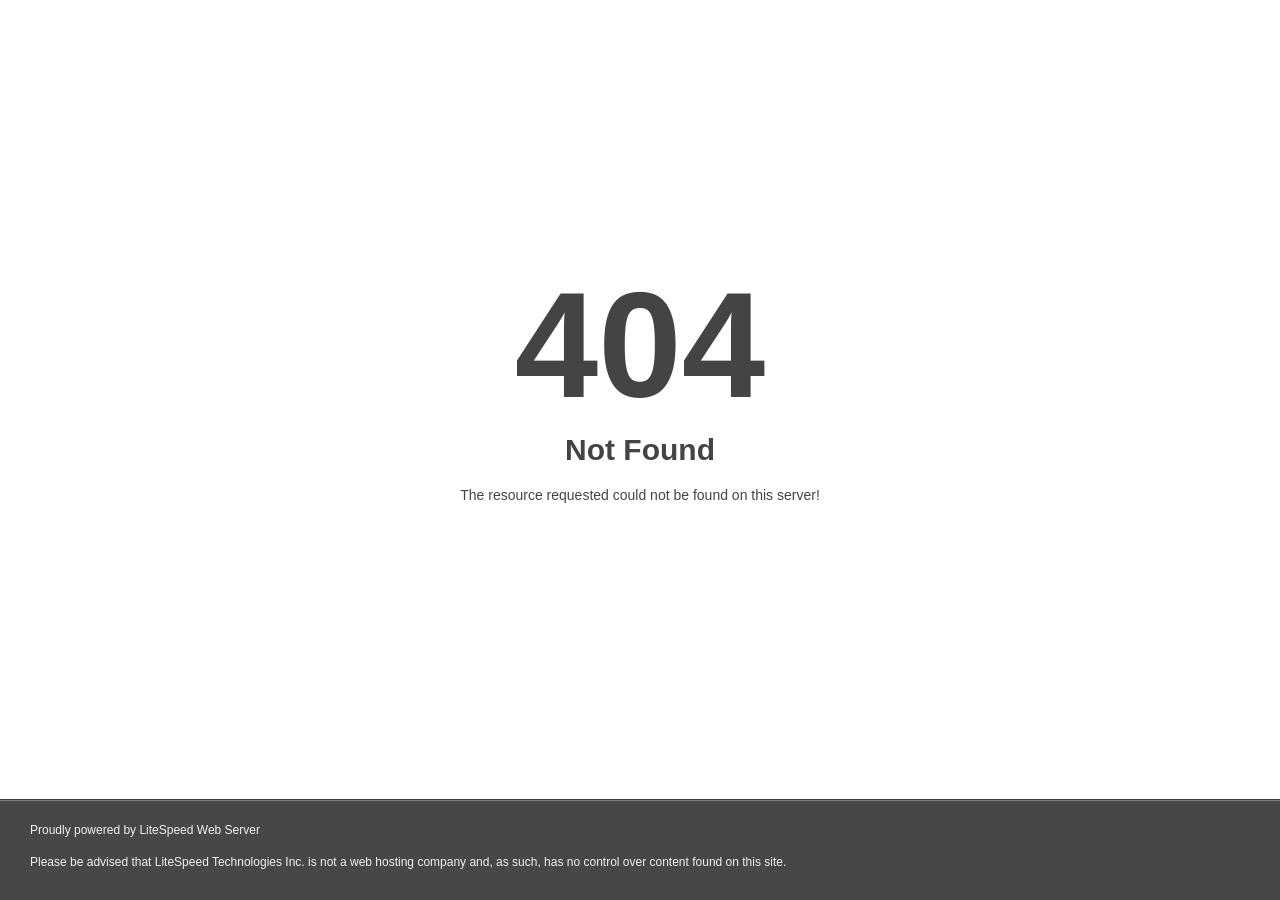
<file: blog-detail.html>
<!DOCTYPE html>
<html style="height:100%">
<head>
<meta name="viewport" content="width=device-width, initial-scale=1, shrink-to-fit=no" />
<title> 404 Not Found
</title><style>@media (prefers-color-scheme:dark){body{background-color:#000!important}}</style></head>
<body style="color: #444; margin:0;font: normal 14px/20px Arial, Helvetica, sans-serif; height:100%; background-color: #fff;">
<div style="height:auto; min-height:100%; ">     <div style="text-align: center; width:800px; margin-left: -400px; position:absolute; top: 30%; left:50%;">
        <h1 style="margin:0; font-size:150px; line-height:150px; font-weight:bold;">404</h1>
<h2 style="margin-top:20px;font-size: 30px;">Not Found
</h2>
<p>The resource requested could not be found on this server!</p>
</div></div><div style="color:#f0f0f0; font-size:12px;margin:auto;padding:0px 30px 0px 30px;position:relative;clear:both;height:100px;margin-top:-101px;background-color:#474747;border-top: 1px solid rgba(0,0,0,0.15);box-shadow: 0 1px 0 rgba(255, 255, 255, 0.3) inset;">
<br>Proudly powered by LiteSpeed Web Server<p>Please be advised that LiteSpeed Technologies Inc. is not a web hosting company and, as such, has no control over content found on this site.</p></div></body></html>
</file>
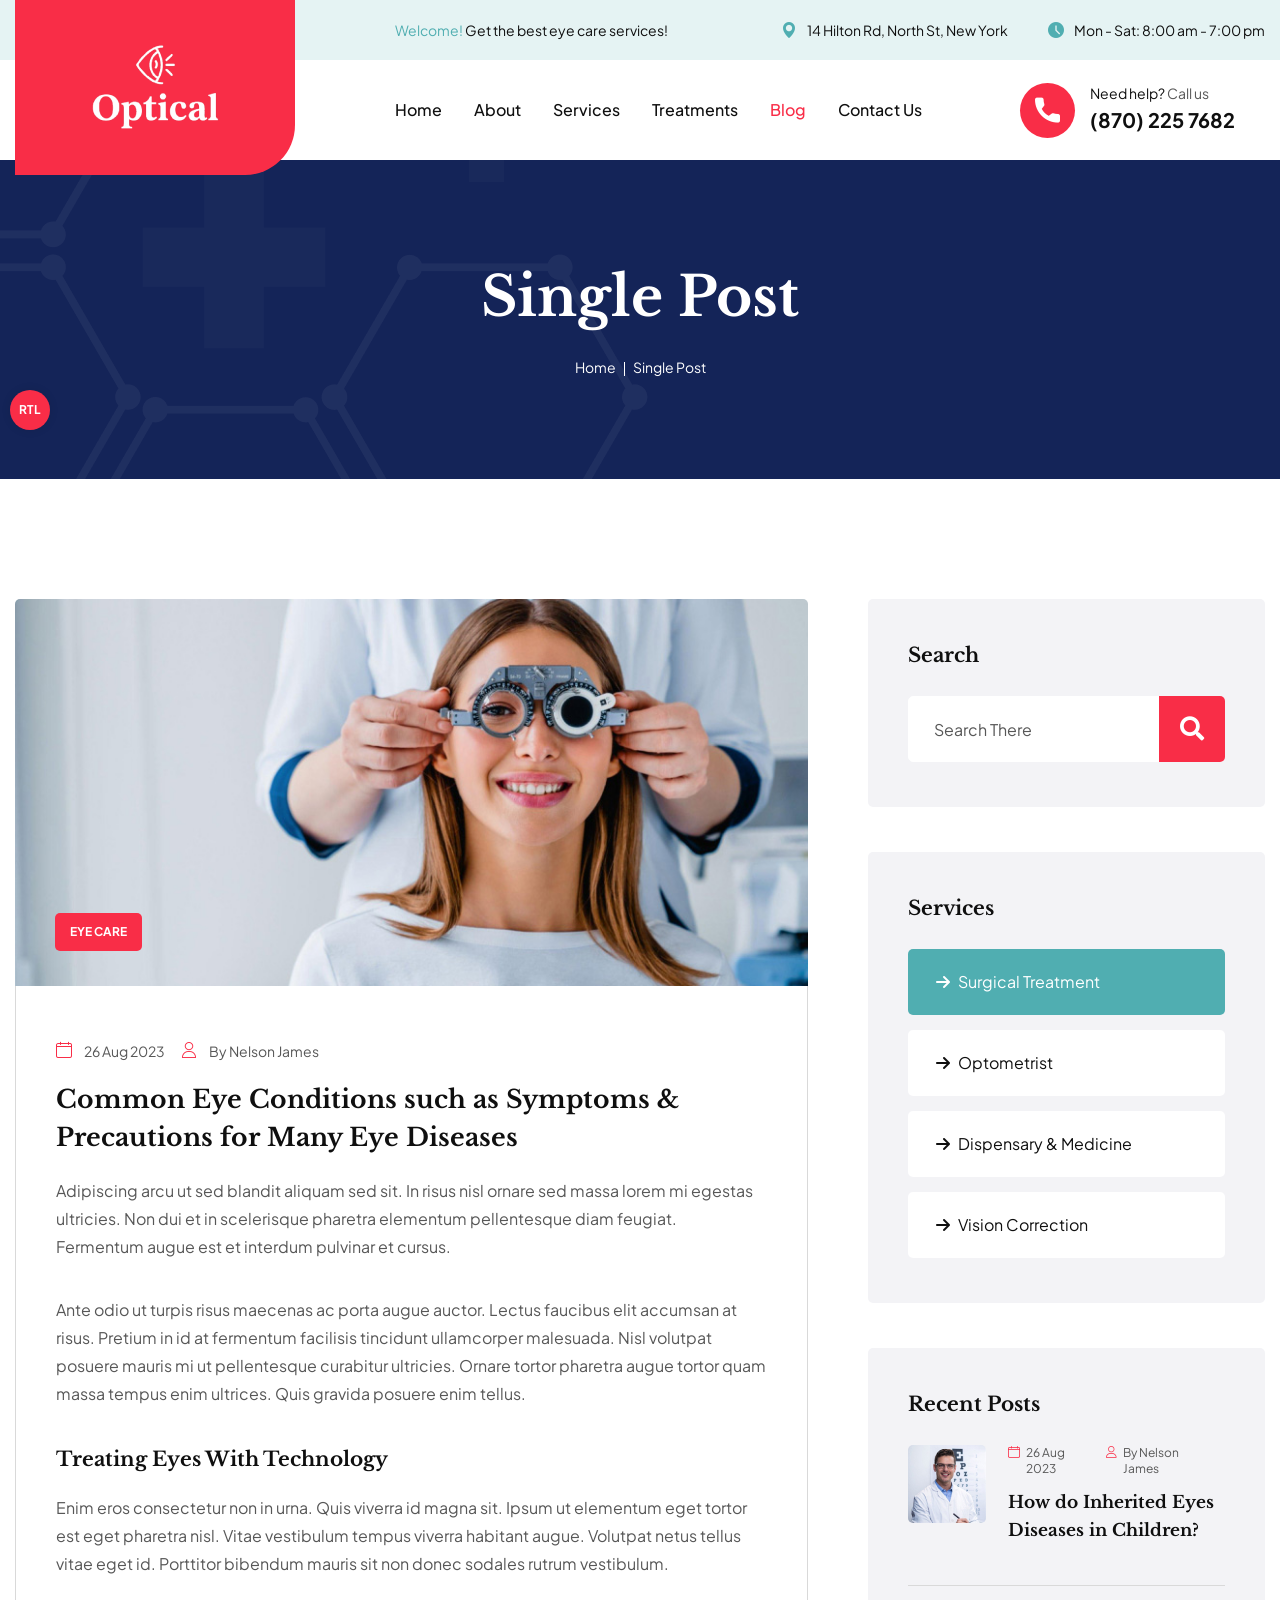
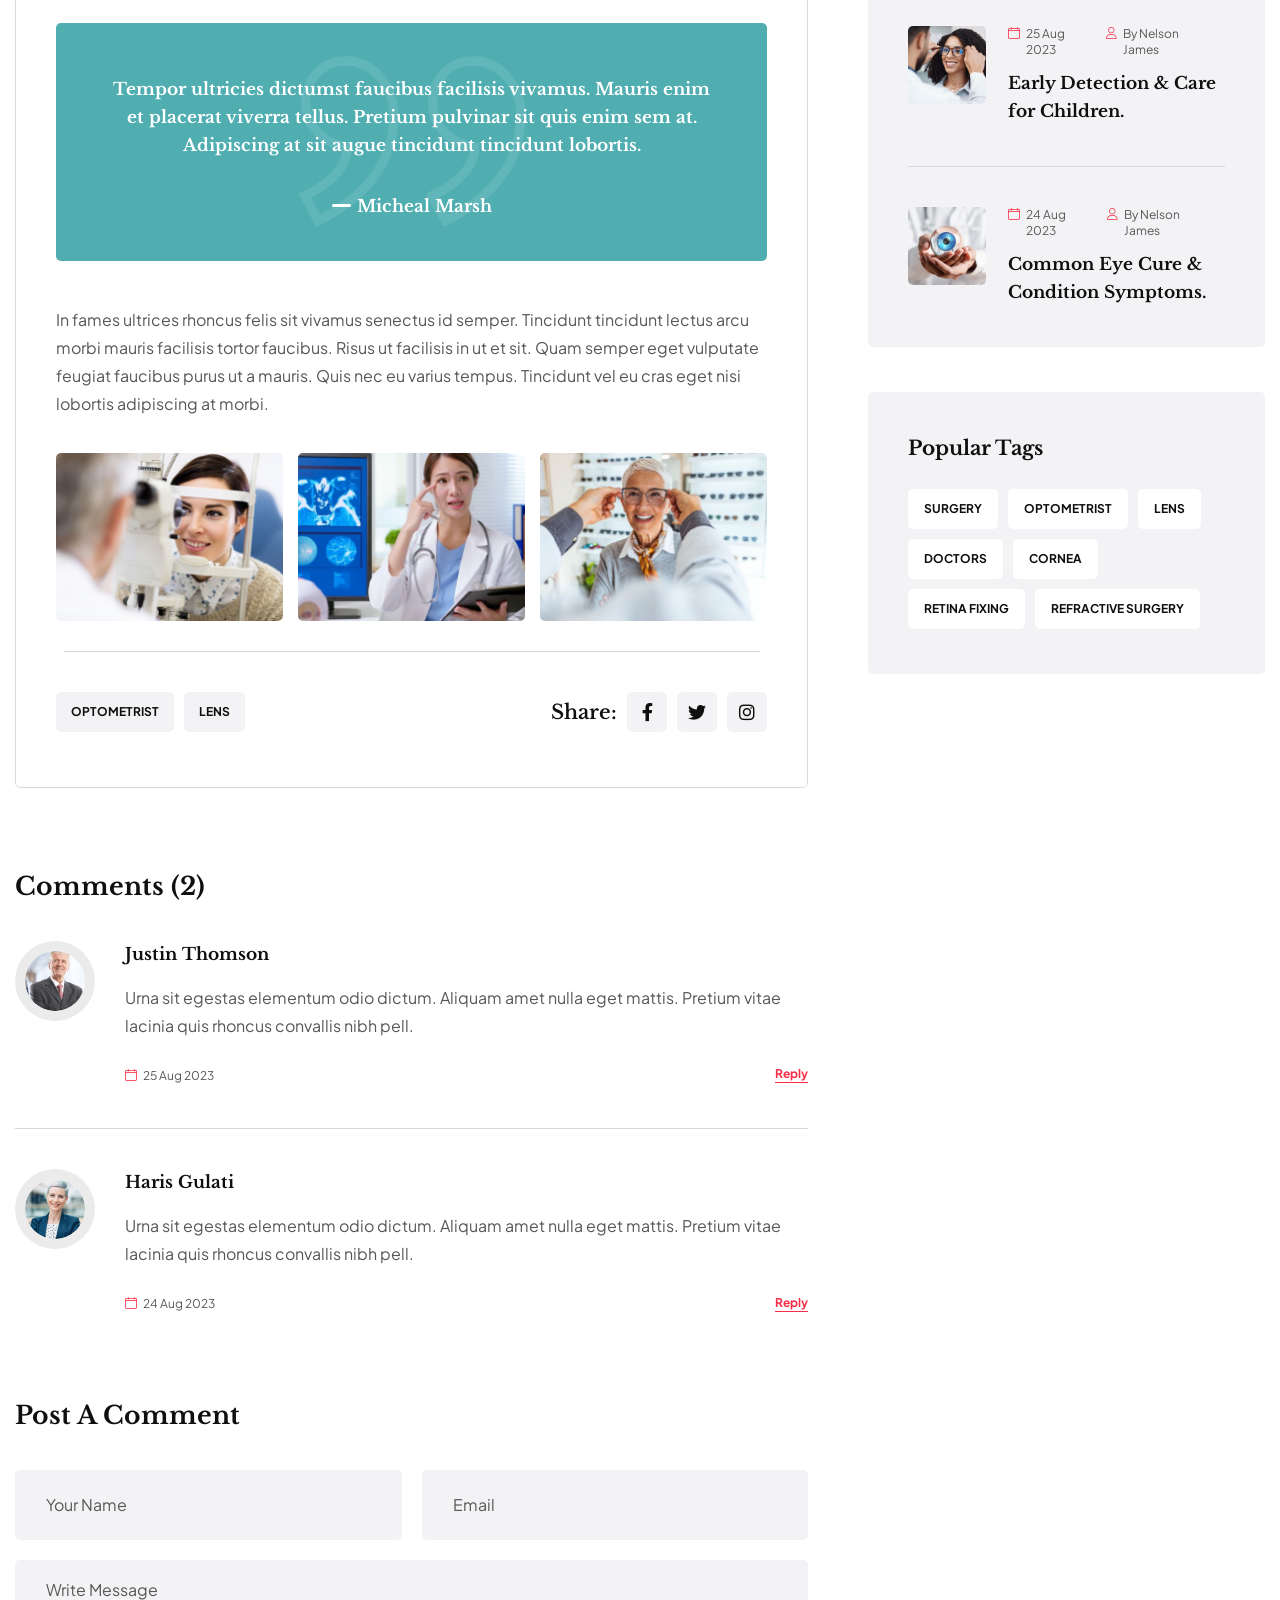
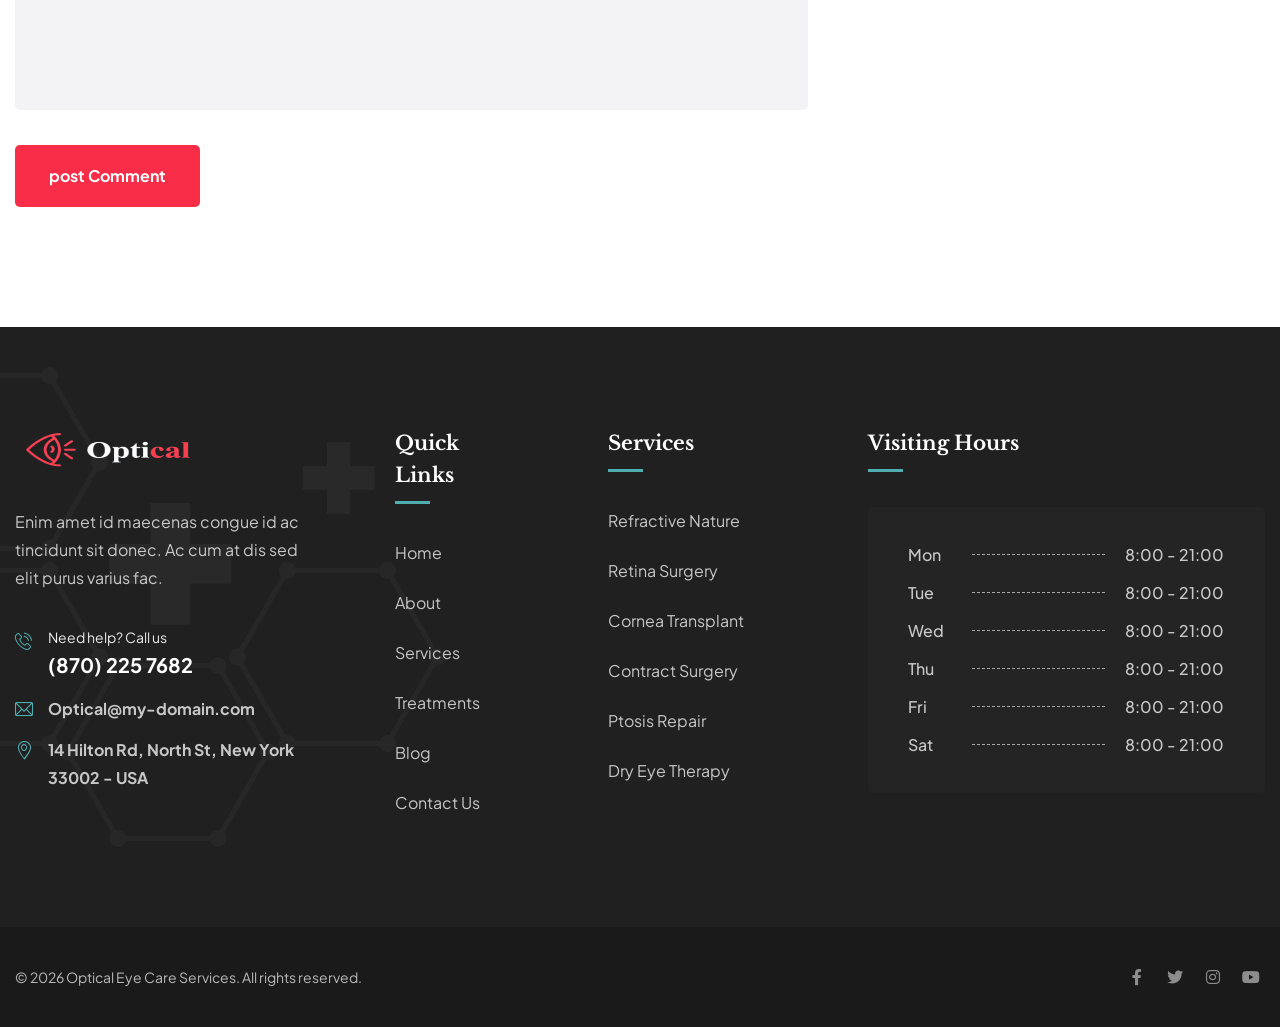
<file: blog-details.html>
<!DOCTYPE html>
<html lang="en">


<head>
<meta charset="utf-8">
<meta http-equiv="X-UA-Compatible" content="IE=edge">
<meta name="viewport" content="width=device-width, initial-scale=1.0, maximum-scale=1.0, user-scalable=0">

<title>Optical</title>

<!-- Fav Icon -->
<link rel="icon" href="assets/images/favicon.ico" type="image/x-icon">

<!-- Google Fonts -->
<link href="https://fonts.googleapis.com/css2?family=Libre+Baskerville:ital,wght@0,400;0,700;1,400&amp;display=swap" rel="stylesheet">
<link href="https://fonts.googleapis.com/css2?family=Plus+Jakarta+Sans:ital,wght@0,200;0,300;0,400;0,500;0,600;0,700;0,800;1,200;1,300;1,400;1,500;1,600;1,700;1,800&amp;display=swap" rel="stylesheet">

<!-- Stylesheets -->
<link href="assets/css/font-awesome-all.css" rel="stylesheet">
<link href="assets/css/flaticon.css" rel="stylesheet">
<link href="assets/css/owl.css" rel="stylesheet">
<link href="assets/css/bootstrap.css" rel="stylesheet">
<link href="assets/css/jquery.fancybox.min.css" rel="stylesheet">
<link href="assets/css/animate.css" rel="stylesheet">
<link href="assets/css/nice-select.css" rel="stylesheet">
<link href="assets/css/jquery-ui.css" rel="stylesheet">
<link href="assets/css/timePicker.css" rel="stylesheet">
<link href="assets/css/elpath.css" rel="stylesheet">
<link href="assets/css/color.css" id="jssDefault" rel="stylesheet">
<link href="assets/css/rtl.css" rel="stylesheet">
<link href="assets/css/style.css" rel="stylesheet">
<link href="assets/css/module-css/page-title.css" rel="stylesheet">
<link href="assets/css/module-css/news.css" rel="stylesheet">
<link href="assets/css/module-css/sidebar.css" rel="stylesheet">
<link href="assets/css/module-css/blog-details.css" rel="stylesheet">
<link href="assets/css/responsive.css" rel="stylesheet">

</head>


<!-- page wrapper -->
<body>

    <div class="boxed_wrapper ltr">


        


        <!-- page-direction -->
        <div class="page_direction">
            <div class="demo-rtl direction_switch"><button class="rtl">RTL</button></div>
            <div class="demo-ltr direction_switch"><button class="ltr">LTR</button></div>
        </div>
        <!-- page-direction end -->


        <!-- main header -->
        <header class="main-header header-style-two">
            <!-- header-top -->
            <div class="header-top">
                <div class="outer-container">
                    <div class="top-inner">
                        <p><span>Welcome!</span> Get the best eye care services!</p>
                        <ul class="info-list">
                            <li><i class="icon-24"></i>14 Hilton Rd, North St, New York</li>
                            <li><i class="icon-25"></i>Mon - Sat: 8:00 am - 7:00 pm</li>
                        </ul>
                    </div>
                </div>
            </div>
            <!-- header-lower -->
            <div class="header-lower">
                <div class="outer-container">
                    <div class="outer-box">
                        <div class="logo-box">
                            <figure class="logo"><a href="index.html"><img src="assets/images/logo-3.png" alt=""></a></figure>
                        </div>
                        <div class="menu-area">
                            <!--Mobile Navigation Toggler-->
                            <div class="mobile-nav-toggler">
                                <i class="icon-bar"></i>
                                <i class="icon-bar"></i>
                                <i class="icon-bar"></i>
                            </div>
                            <nav class="main-menu navbar-expand-md navbar-light clearfix">
                                <div class="collapse navbar-collapse show clearfix" id="navbarSupportedContent">
                                    <ul class="navigation clearfix">
                                        <li class="dropdown"><a href="#">Home</a>
                                            <ul>
                                                <li><a href="index.html">Home One</a></li>
                                                <li><a href="index-2.html">Home Two</a></li>
                                                <li><a href="index-3.html">OnePage Home</a></li>
                                                <li class="dropdown"><a href="#">Header Style</a>
                                                    <ul>
                                                        <li><a href="index.html">Header Style One</a></li>
                                                        <li><a href="index-2.html">Header Style Two</a></li>
                                                    </ul>
                                                </li>
                                            </ul>
                                        </li> 
                                        <li><a href="about.html">About</a></li>
                                        <li class="dropdown"><a href="#">Services</a>
                                            <ul>
                                                <li><a href="service.html">Our Services</a></li>
                                                <li><a href="service-details.html">Surgical Treatment</a></li>
                                                <li><a href="service-details-2.html">Optometrist</a></li>
                                                <li><a href="service-details-3.html">Dispensary & Medicine</a></li>
                                                <li><a href="service-details-4.html">Vision Correction</a></li>
                                            </ul>
                                        </li> 
                                        <li><a href="treatments.html">Treatments</a></li>
                                        <li class="current dropdown"><a href="#">Blog</a>
                                            <ul>
                                                <li><a href="blog.html">Blog Grid View</a></li>
                                                <li><a href="blog-2.html">Blog List View</a></li>
                                                <li><a href="blog-details.html">Single Post</a></li>
                                            </ul>
                                        </li>  
                                        <li><a href="contact.html">Contact Us</a></li> 
                                    </ul>
                                </div>
                            </nav>
                        </div>
                        <div class="menu-right-content">
                            <div class="support-box">
                                <div class="icon-box"><i class="icon-26"></i></div>
                                <p><span>Need help?</span> Call us</p>
                                <a href="tel:8702257682">(870) 225 7682</a>
                            </div>
                        </div>
                    </div>
                </div>
            </div>

            <!--sticky Header-->
            <div class="sticky-header">
                <div class="auto-container">
                    <div class="outer-box">
                        <div class="logo-box">
                            <figure class="logo"><a href="index.html"><img src="assets/images/logo.png" alt=""></a></figure>
                        </div>
                        <div class="menu-area">
                            <nav class="main-menu clearfix">
                                <!--Keep This Empty / Menu will come through Javascript-->
                            </nav>
                        </div>
                        <div class="menu-right-content">
                            <div class="support-box">
                                <div class="icon-box"><i class="icon-26"></i></div>
                                <p><span>Need help?</span> Call us</p>
                                <a href="tel:8702257682">(870) 225 7682</a>
                            </div>
                        </div>
                    </div>
                </div>
            </div>
        </header>
        <!-- main-header end -->


        <!-- Mobile Menu  -->
        <div class="mobile-menu">
            <div class="menu-backdrop"></div>
            <div class="close-btn"><i class="fas fa-times"></i></div>
            
            <nav class="menu-box">
                <div class="nav-logo"><a href="index.html"><img src="assets/images/logo-2.png" alt="" title=""></a></div>
                <div class="menu-outer"><!--Here Menu Will Come Automatically Via Javascript / Same Menu as in Header--></div>
                <div class="contact-info">
                    <h4>Contact Info</h4>
                    <ul>
                        <li>Chicago 12, Melborne City, USA</li>
                        <li><a href="tel:+8801682648101">+88 01682648101</a></li>
                        <li><a href="mailto:info@example.com">info@example.com</a></li>
                    </ul>
                </div>
                <div class="social-links">
                    <ul class="clearfix">
                        <li><a href="index.html"><span class="fab fa-twitter"></span></a></li>
                        <li><a href="index.html"><span class="fab fa-facebook-square"></span></a></li>
                        <li><a href="index.html"><span class="fab fa-pinterest-p"></span></a></li>
                        <li><a href="index.html"><span class="fab fa-instagram"></span></a></li>
                        <li><a href="index.html"><span class="fab fa-youtube"></span></a></li>
                    </ul>
                </div>
            </nav>
        </div><!-- End Mobile Menu -->


        <!-- page-title -->
        <section class="page-title centred">
            <div class="pattern-layer" style="background-image: url(assets/images/shape/shape-12.png);"></div>
            <div class="auto-container">
                <div class="content-box">
                    <h1>Single Post</h1>
                    <ul class="bread-crumb">
                        <li><a href="index.html">Home</a></li>
                        <li>Single Post</li>
                    </ul>
                </div>
            </div>
        </section>
        <!-- page-title end -->


        <!-- sidebar-page-container -->
        <section class="sidebar-page-container p_relative pt_120 pb_120">
            <div class="auto-container">
                <div class="row clearfix">
                    <div class="col-lg-8 col-md-12 col-sm-12 content-side">
                        <div class="blog-details-content mr_30">
                            <div class="news-block-one pb_50">
                                <div class="inner-box">
                                    <div class="image-box">
                                        <figure class="image"><img src="assets/images/news/news-10.jpg" alt=""></figure>
                                        <span class="category">eye care</span>
                                    </div>
                                    <div class="lower-content">
                                        <ul class="post-info">
                                            <li><i class="icon-20"></i>26 Aug 2023</li>
                                            <li><i class="icon-21"></i><a href="blog-details.html">By Nelson James</a></li>
                                        </ul>
                                        <h3>Common Eye Conditions such as Symptoms & Precautions for Many Eye Diseases</h3>
                                        <p>Adipiscing arcu ut sed blandit aliquam sed sit. In risus nisl ornare sed massa lorem mi egestas ultricies. Non dui et in scelerisque pharetra elementum pellentesque diam feugiat. Fermentum augue est et interdum pulvinar et cursus.</p>
                                        <p>Ante odio ut turpis risus maecenas ac porta augue auctor. Lectus faucibus elit accumsan at risus. Pretium in id at fermentum facilisis tincidunt ullamcorper malesuada. Nisl volutpat posuere mauris mi ut pellentesque curabitur ultricies. Ornare tortor pharetra augue tortor quam massa tempus enim ultrices. Quis gravida posuere enim tellus.</p>
                                        <h4>Treating Eyes With Technology</h4>
                                        <p>Enim eros consectetur non in urna. Quis viverra id magna sit. Ipsum ut elementum eget tortor est eget pharetra nisl. Vitae vestibulum tempus viverra habitant augue. Volutpat netus tellus vitae eget id. Porttitor bibendum mauris sit non donec sodales rutrum vestibulum.</p>
                                        <blockquote>
                                            <div class="quote-box"><img src="assets/images/icons/icon-15.png" alt=""></div>
                                            <h5>Tempor ultricies dictumst faucibus facilisis vivamus. Mauris enim et placerat viverra tellus. Pretium pulvinar sit quis enim sem at. Adipiscing at sit augue tincidunt tincidunt lobortis.</h5>
                                            <span class="name">Micheal Marsh</span>
                                        </blockquote>
                                        <p>In fames ultrices rhoncus felis sit vivamus senectus id semper. Tincidunt tincidunt lectus arcu morbi mauris facilisis tortor faucibus. Risus ut facilisis in ut et sit. Quam semper eget vulputate feugiat faucibus purus ut a mauris. Quis nec eu varius tempus. Tincidunt vel eu cras eget nisi lobortis adipiscing at morbi.</p>
                                        <div class="three-column">
                                            <div class="row clearfix">
                                                <div class="col-lg-4 col-md-6 col-sm-12 image-column">
                                                    <figure class="image"><img src="assets/images/news/news-13.jpg" alt=""></figure>
                                                </div>
                                                <div class="col-lg-4 col-md-6 col-sm-12 image-column">
                                                    <figure class="image"><img src="assets/images/news/news-14.jpg" alt=""></figure>
                                                </div>
                                                <div class="col-lg-4 col-md-6 col-sm-12 image-column">
                                                    <figure class="image"><img src="assets/images/news/news-15.jpg" alt=""></figure>
                                                </div>
                                            </div>
                                        </div>
                                        <div class="post-share-option">
                                            <ul class="tags-list">
                                                <li><a href="blog-details.html">Optometrist</a></li>
                                                <li><a href="blog-details.html">Lens</a></li>
                                            </ul>
                                            <ul class="social-links">
                                                <li><h5>Share:</h5></li>
                                                <li><a href="blog-details.html"><i class="fab fa-facebook-f"></i></a></li>
                                                <li><a href="blog-details.html"><i class="fab fa-twitter"></i></a></li>
                                                <li><a href="blog-details.html"><i class="fab fa-instagram"></i></a></li>
                                            </ul>
                                        </div>
                                    </div>
                                </div>
                            </div>
                            <div class="comment-box mb_40">
                                <div class="group-title mb_35">
                                    <h3>Comments (2)</h3>
                                </div>
                                <div class="comment-inner">
                                    <div class="comment">
                                        <figure class="thumb-box"><img src="assets/images/news/comment-1.jpg" alt=""></figure>
                                        <h5>Justin Thomson</h5>
                                        <p>Urna sit egestas elementum odio dictum. Aliquam amet nulla eget mattis. Pretium vitae lacinia quis rhoncus convallis nibh pell.</p>
                                        <div class="date"><i class="icon-20"></i>25 Aug 2023</div>
                                        <a href="blog-details.html" class="reply-btn">Reply</a>
                                    </div>
                                    <div class="comment">
                                        <figure class="thumb-box"><img src="assets/images/news/comment-2.jpg" alt=""></figure>
                                        <h5>Haris Gulati</h5>
                                        <p>Urna sit egestas elementum odio dictum. Aliquam amet nulla eget mattis. Pretium vitae lacinia quis rhoncus convallis nibh pell.</p>
                                        <div class="date"><i class="icon-20"></i>24 Aug 2023</div>
                                        <a href="blog-details.html" class="reply-btn">Reply</a>
                                    </div>
                                </div>
                            </div>
                            <div class="comment-form">
                                <div class="group-title mb_35">
                                    <h3>Post A Comment</h3>
                                </div>
                                <div class="form-inner">
                                    <form method="post" action="https://azim.hostlin.com/Optical/blog-details.html">
                                        <div class="row clearfix">
                                            <div class="col-lg-6 col-md-6 col-sm-12 form-group">
                                                <input type="text" name="name" placeholder="Your Name" required>
                                            </div>
                                            <div class="col-lg-6 col-md-6 col-sm-12 form-group">
                                                <input type="email" name="email" placeholder="Email" required>
                                            </div>
                                            <div class="col-lg-12 col-md-12 col-sm-12 form-group">
                                                <textarea name="message" placeholder="Write Message"></textarea>
                                            </div>
                                            <div class="col-lg-12 col-md-12 col-sm-12 form-group message-btn">
                                                <button type="submit" class="theme-btn btn-one">post Comment</button>
                                            </div>
                                        </div>
                                    </form>
                                </div>
                            </div>
                        </div>
                    </div>
                    <div class="col-lg-4 col-md-12 col-sm-12 sidebar-side">
                        <div class="blog-sidebar default-sidebar">
                            <div class="sidebar-widget search-widget mb_45">
                                <div class="widget-title">
                                    <h4>Search</h4>
                                </div>
                                <div class="search-form">
                                    <form method="post" action="https://azim.hostlin.com/Optical/blog-2.html">
                                        <div class="form-group">
                                            <input type="search" name="search-field" placeholder="Search There" required>
                                            <button type="submit"><i class="icon-35"></i></button>
                                        </div>
                                    </form>
                                </div>
                            </div>
                            <div class="sidebar-widget category-widget mb_45">
                                <div class="widget-title">
                                    <h4>Services</h4>
                                </div>
                                <div class="widget-content">
                                    <ul class="category-list clearfix">
                                        <li><a href="blog-details.html" class="current"><i class="fas fa-arrow-right"></i>Surgical Treatment</a></li>
                                        <li><a href="blog-details.html"><i class="fas fa-arrow-right"></i>Optometrist</a></li>
                                        <li><a href="blog-details.html"><i class="fas fa-arrow-right"></i>Dispensary & Medicine</a></li>
                                        <li><a href="blog-details.html"><i class="fas fa-arrow-right"></i>Vision Correction</a></li>
                                    </ul>
                                </div>
                            </div>
                            <div class="sidebar-widget post-widget mb_45">
                                <div class="widget-title">
                                    <h4>Recent Posts</h4>
                                </div>
                                <div class="post-inner">
                                    <div class="post">
                                        <figure class="post-thumb"><a href="blog-detail.html"><img src="assets/images/news/post-1.jpg" alt=""></a></figure>
                                        <ul class="post-info">
                                            <li><i class="icon-20"></i>26 Aug 2023</li>
                                            <li><i class="icon-21"></i><a href="blog-details.html">By Nelson James</a></li>
                                        </ul>
                                        <h5><a href="blog-details.html">How do Inherited Eyes  Diseases  in Children?</a></h5>
                                    </div>
                                    <div class="post">
                                        <figure class="post-thumb"><a href="blog-detail.html"><img src="assets/images/news/post-2.jpg" alt=""></a></figure>
                                        <ul class="post-info">
                                            <li><i class="icon-20"></i>25 Aug 2023</li>
                                            <li><i class="icon-21"></i><a href="blog-details.html">By Nelson James</a></li>
                                        </ul>
                                        <h5><a href="blog-details.html">Early Detection & Care for Children.</a></h5>
                                    </div>
                                    <div class="post">
                                        <figure class="post-thumb"><a href="blog-detail.html"><img src="assets/images/news/post-3.jpg" alt=""></a></figure>
                                        <ul class="post-info">
                                            <li><i class="icon-20"></i>24 Aug 2023</li>
                                            <li><i class="icon-21"></i><a href="blog-details.html">By Nelson James</a></li>
                                        </ul>
                                        <h5><a href="blog-details.html">Common Eye Cure & Condition Symptoms.</a></h5>
                                    </div>
                                </div>
                            </div>
                            <div class="sidebar-widget tags-widget">
                                <div class="widget-title">
                                    <h4>Popular Tags</h4>
                                </div>
                                <div class="widget-content">
                                    <ul class="tags-list clearfix">
                                        <li><a href="blog-details.html">Surgery</a></li>
                                        <li><a href="blog-details.html">Optometrist</a></li>
                                        <li><a href="blog-details.html">Lens</a></li>
                                        <li><a href="blog-details.html">DOCTORS</a></li>
                                        <li><a href="blog-details.html">cORNEA</a></li>
                                        <li><a href="blog-details.html">rETINA fIXING</a></li>
                                        <li><a href="blog-details.html">rEFRACTIVE sURGERY</a></li>
                                    </ul>
                                </div>
                            </div>
                        </div>
                    </div>
                </div>
            </div>
        </section>
        <!-- sidebar-page-container end -->


        <!-- main-footer -->
        <footer class="main-footer">
            <div class="widget-section">
                <div class="pattern-layer" style="background-image: url(assets/images/shape/shape-6.png);"></div>
                <div class="auto-container">
                    <div class="row clearfix">
                        <div class="col-lg-3 col-md-6 col-sm-12 footer-column">
                            <div class="logo-widget footer-widget">
                                <figure class="footer-logo"><a href="index.html"><img src="assets/images/logo-2.png" alt=""></a></figure>
                                <p>Enim amet id maecenas congue id ac tincidunt sit donec. Ac cum at dis sed elit purus varius fac.</p>
                                <ul class="info-list clearfix">
                                    <li>
                                        <i class="icon-2"></i>
                                        <span>Need help? Call us</span>
                                        <a href="tel:8702257682" class="phone">(870) 225 7682</a>
                                    </li>
                                    <li>
                                        <i class="icon-37"></i>
                                        <a href="mailto:Optical@mydomain.com">Optical@my-domain.com</a>
                                    </li>
                                    <li>
                                        <i class="icon-38"></i>
                                        14 Hilton Rd, North St, New York 33002 - USA
                                    </li>
                                </ul>
                            </div>
                        </div>
                        <div class="col-lg-2 col-md-6 col-sm-12 footer-column">
                            <div class="links-widget footer-widget ml_60">
                                <div class="widget-title">
                                    <h4>Quick Links</h4>
                                </div>
                                <div class="widget-content">
                                    <ul class="links-list clearfix">
                                        <li><a href="index.html">Home</a></li>
                                        <li><a href="about.html">About</a></li>
                                        <li><a href="service.html">Services</a></li>
                                        <li><a href="treatments.html">Treatments</a></li>
                                        <li><a href="blog.html">Blog</a></li>
                                        <li><a href="contact.html">Contact Us</a></li>
                                    </ul>
                                </div>
                            </div>
                        </div>
                        <div class="col-lg-3 col-md-6 col-sm-12 footer-column">
                            <div class="links-widget footer-widget ml_60">
                                <div class="widget-title">
                                    <h4>Services</h4>
                                </div>
                                <div class="widget-content">
                                    <ul class="links-list clearfix">
                                        <li><a href="service-details.html">Refractive Nature</a></li>
                                        <li><a href="service-details.html">Retina Surgery</a></li>
                                        <li><a href="service-details.html">Cornea Transplant</a></li>
                                        <li><a href="service-details.html">Contract Surgery</a></li>
                                        <li><a href="service-details.html">Ptosis Repair</a></li>
                                        <li><a href="service-details.html">Dry Eye Therapy</a></li>
                                    </ul>
                                </div>
                            </div>
                        </div>
                        <div class="col-lg-4 col-md-6 col-sm-12 footer-column">
                            <div class="schedule-widget footer-widget">
                                <div class="widget-title">
                                    <h4>Visiting Hours</h4>
                                </div>
                                <div class="widget-content">
                                    <ul class="schedule-list clearfix">
                                        <li>
                                            <span class="day">Mon</span>
                                            <div class="line"></div>
                                            <span class="time">8:00 - 21:00</span>
                                        </li>
                                        <li>
                                            <span class="day">Tue</span>
                                            <div class="line"></div>
                                            <span class="time">8:00 - 21:00</span>
                                        </li>
                                        <li>
                                            <span class="day">Wed</span>
                                            <div class="line"></div>
                                            <span class="time">8:00 - 21:00</span>
                                        </li>
                                        <li>
                                            <span class="day">Thu</span>
                                            <div class="line"></div>
                                            <span class="time">8:00 - 21:00</span>
                                        </li>
                                        <li>
                                            <span class="day">Fri</span>
                                            <div class="line"></div>
                                            <span class="time">8:00 - 21:00</span>
                                        </li>
                                        <li>
                                            <span class="day">Sat</span>
                                            <div class="line"></div>
                                            <span class="time">8:00 - 21:00</span>
                                        </li>
                                    </ul>
                                </div>
                            </div>
                        </div>
                    </div>
                </div>
            </div>
            <div class="footer-bottom">
                <div class="auto-container">
                    <div class="bottom-inner">
                        <div class="copyright"><p>&copy; 2026 <a href="index.html">Optical</a> Eye Care  Services. All rights reserved.</p></div>
                        <ul class="social-links">
                            <li><a href="index.html"><i class="fab fa-facebook-f"></i></a></li>
                            <li><a href="index.html"><i class="fab fa-twitter"></i></a></li>
                            <li><a href="index.html"><i class="fab fa-instagram"></i></a></li>
                            <li><a href="index.html"><i class="fab fa-youtube"></i></a></li>
                        </ul>
                    </div>
                </div>
            </div>
        </footer>
        <!-- main-footer end -->



        <!--Scroll to top-->
        <div class="scroll-to-top">
            <div>
                <div class="scroll-top-inner">
                    <div class="scroll-bar">
                        <div class="bar-inner"></div>
                    </div>
                    <div class="scroll-bar-text">Go To Top</div>
                </div>
            </div>
        </div>
        <!-- Scroll to top end -->
        
    </div>


    <!-- jequery plugins -->
    <script src="assets/js/jquery.js"></script>
    <script src="assets/js/bootstrap.min.js"></script>
    <script src="assets/js/owl.js"></script>
    <script src="assets/js/wow.js"></script>
    <script src="assets/js/jquery.fancybox.js"></script>
    <script src="assets/js/appear.js"></script>
    <script src="assets/js/isotope.js"></script>
    <script src="assets/js/jquery.nice-select.min.js"></script>
    <script src="assets/js/jquery.lettering.min.js"></script>
    <script src="assets/js/jquery.circleType.js"></script>
    <script src="assets/js/jquery-ui.js"></script>
    <script src="assets/js/timePicker.js"></script> 

    <!-- main-js -->
    <script src="assets/js/script.js"></script>

</body><!-- End of .page_wrapper -->


</html>
</file>
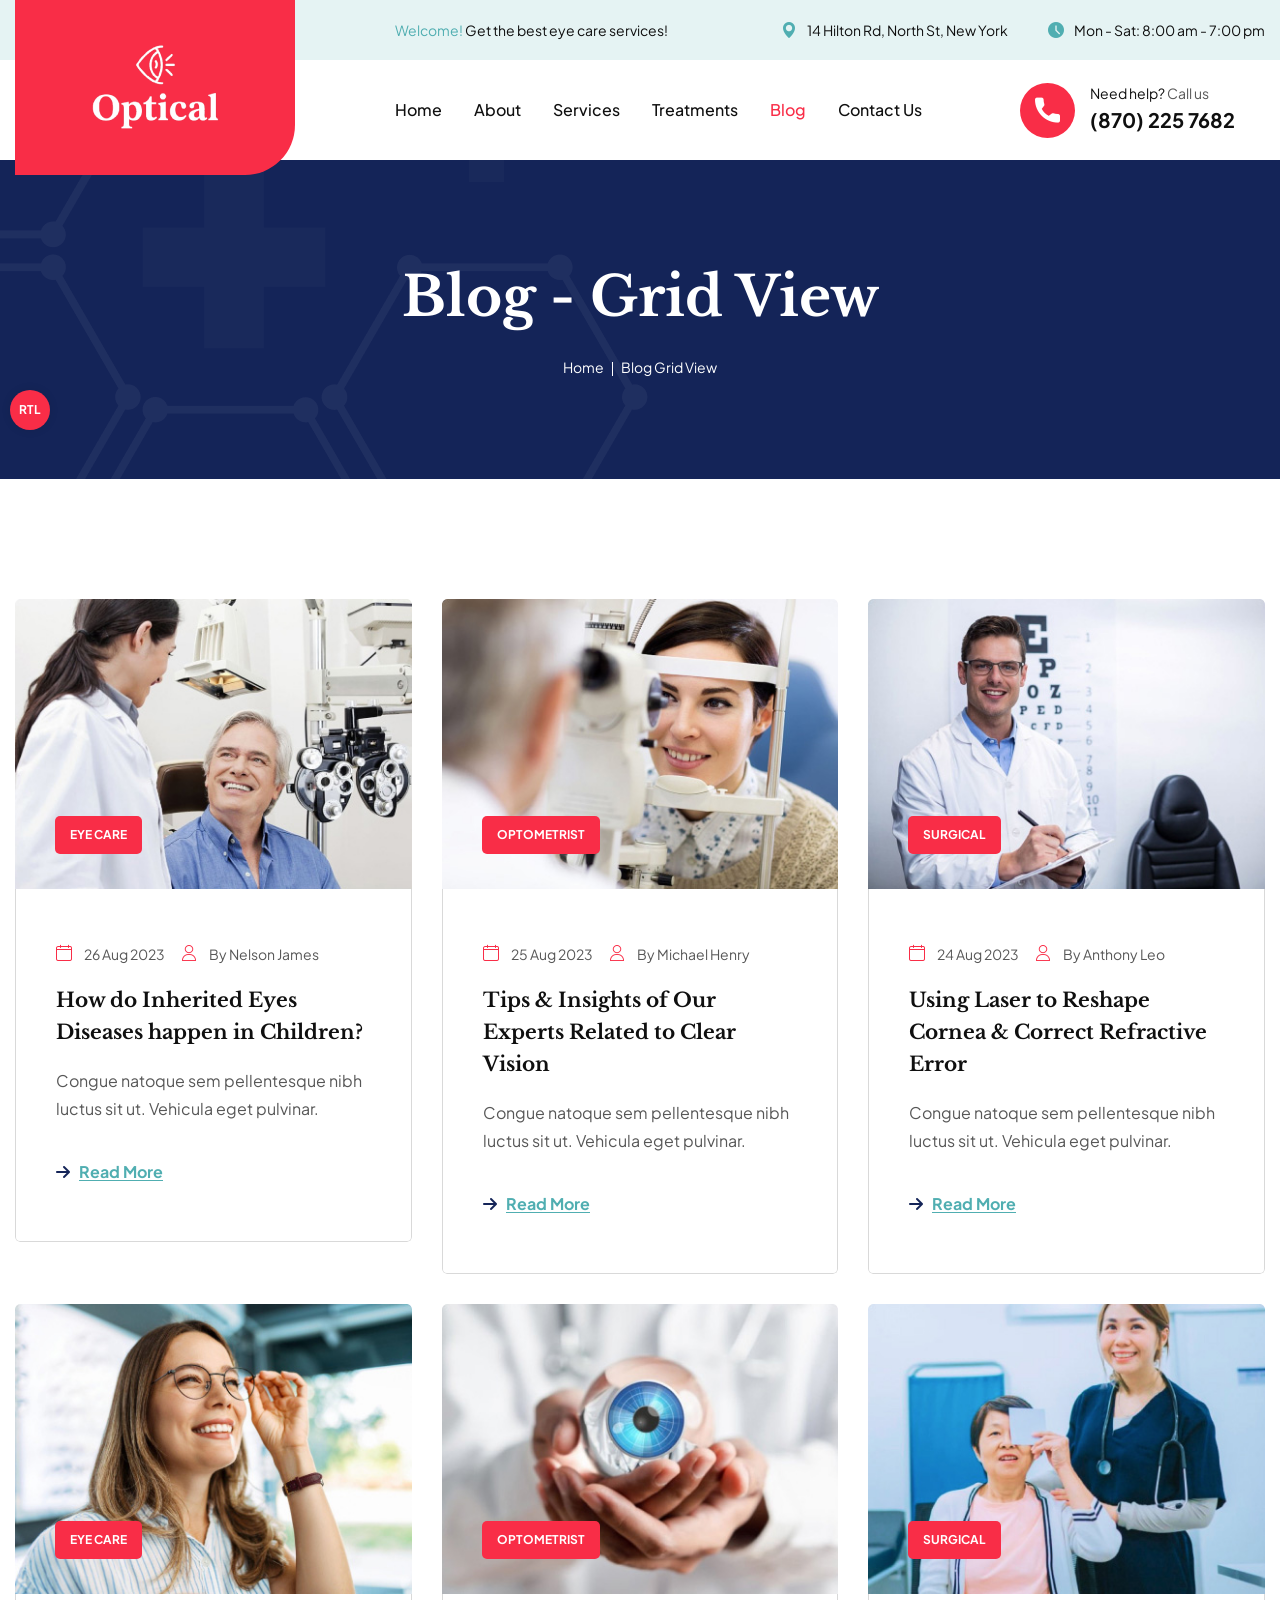
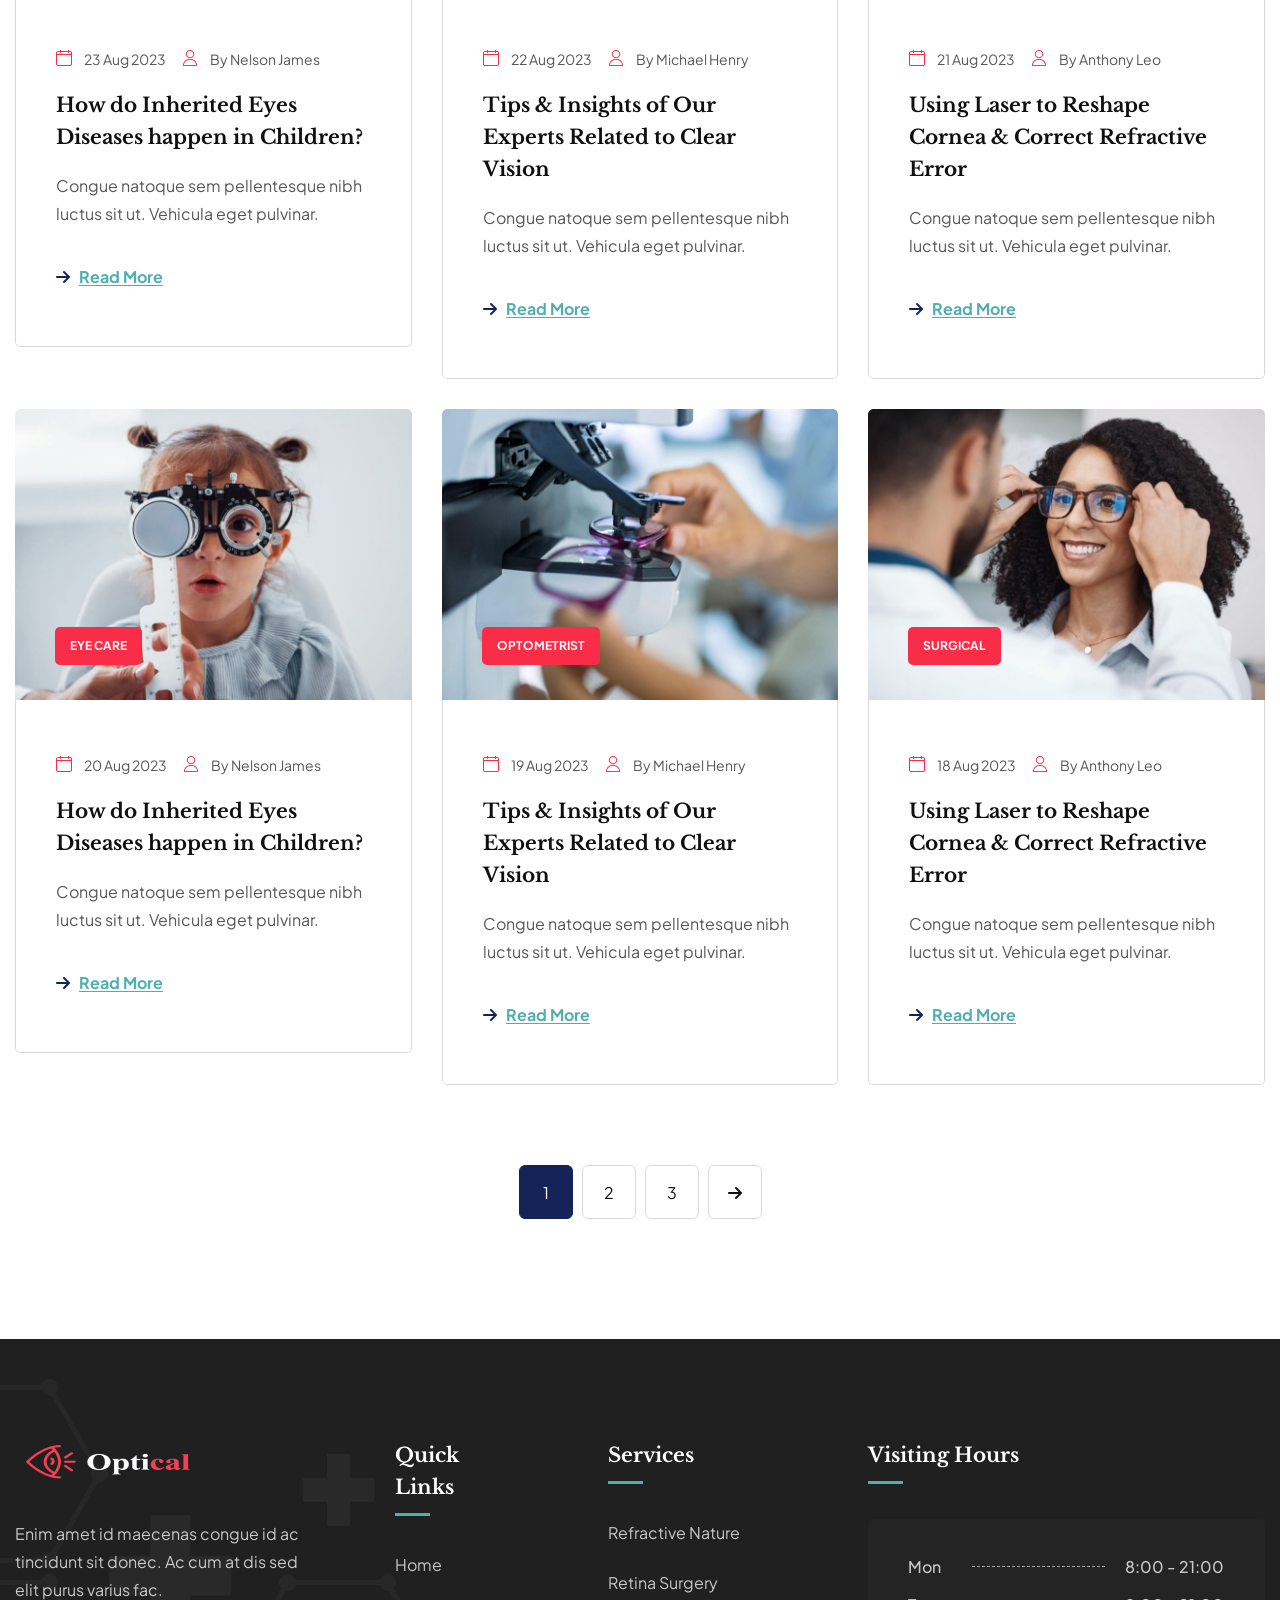
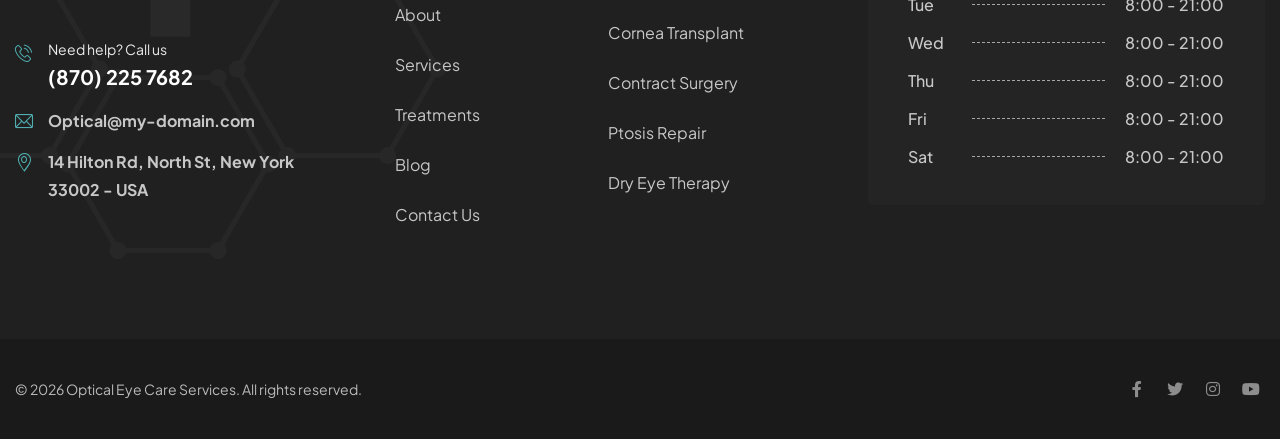
<file: blog.html>
<!DOCTYPE html>
<html lang="en">


<head>
<meta charset="utf-8">
<meta http-equiv="X-UA-Compatible" content="IE=edge">
<meta name="viewport" content="width=device-width, initial-scale=1.0, maximum-scale=1.0, user-scalable=0">

<title>Optical</title>

<!-- Fav Icon -->
<link rel="icon" href="assets/images/favicon.ico" type="image/x-icon">

<!-- Google Fonts -->
<link href="https://fonts.googleapis.com/css2?family=Libre+Baskerville:ital,wght@0,400;0,700;1,400&amp;display=swap" rel="stylesheet">
<link href="https://fonts.googleapis.com/css2?family=Plus+Jakarta+Sans:ital,wght@0,200;0,300;0,400;0,500;0,600;0,700;0,800;1,200;1,300;1,400;1,500;1,600;1,700;1,800&amp;display=swap" rel="stylesheet">

<!-- Stylesheets -->
<link href="assets/css/font-awesome-all.css" rel="stylesheet">
<link href="assets/css/flaticon.css" rel="stylesheet">
<link href="assets/css/owl.css" rel="stylesheet">
<link href="assets/css/bootstrap.css" rel="stylesheet">
<link href="assets/css/jquery.fancybox.min.css" rel="stylesheet">
<link href="assets/css/animate.css" rel="stylesheet">
<link href="assets/css/nice-select.css" rel="stylesheet">
<link href="assets/css/jquery-ui.css" rel="stylesheet">
<link href="assets/css/timePicker.css" rel="stylesheet">
<link href="assets/css/elpath.css" rel="stylesheet">
<link href="assets/css/color.css" id="jssDefault" rel="stylesheet">
<link href="assets/css/rtl.css" rel="stylesheet">
<link href="assets/css/style.css" rel="stylesheet">
<link href="assets/css/module-css/page-title.css" rel="stylesheet">
<link href="assets/css/module-css/news.css" rel="stylesheet">
<link href="assets/css/responsive.css" rel="stylesheet">

</head>


<!-- page wrapper -->
<body>

    <div class="boxed_wrapper ltr">


        


        <!-- page-direction -->
        <div class="page_direction">
            <div class="demo-rtl direction_switch"><button class="rtl">RTL</button></div>
            <div class="demo-ltr direction_switch"><button class="ltr">LTR</button></div>
        </div>
        <!-- page-direction end -->


        <!-- main header -->
        <header class="main-header header-style-two">
            <!-- header-top -->
            <div class="header-top">
                <div class="outer-container">
                    <div class="top-inner">
                        <p><span>Welcome!</span> Get the best eye care services!</p>
                        <ul class="info-list">
                            <li><i class="icon-24"></i>14 Hilton Rd, North St, New York</li>
                            <li><i class="icon-25"></i>Mon - Sat: 8:00 am - 7:00 pm</li>
                        </ul>
                    </div>
                </div>
            </div>
            <!-- header-lower -->
            <div class="header-lower">
                <div class="outer-container">
                    <div class="outer-box">
                        <div class="logo-box">
                            <figure class="logo"><a href="index.html"><img src="assets/images/logo-3.png" alt=""></a></figure>
                        </div>
                        <div class="menu-area">
                            <!--Mobile Navigation Toggler-->
                            <div class="mobile-nav-toggler">
                                <i class="icon-bar"></i>
                                <i class="icon-bar"></i>
                                <i class="icon-bar"></i>
                            </div>
                            <nav class="main-menu navbar-expand-md navbar-light clearfix">
                                <div class="collapse navbar-collapse show clearfix" id="navbarSupportedContent">
                                    <ul class="navigation clearfix">
                                        <li class="dropdown"><a href="#">Home</a>
                                            <ul>
                                                <li><a href="index.html">Home One</a></li>
                                                <li><a href="index-2.html">Home Two</a></li>
                                                <li><a href="index-3.html">OnePage Home</a></li>
                                                <li class="dropdown"><a href="#">Header Style</a>
                                                    <ul>
                                                        <li><a href="index.html">Header Style One</a></li>
                                                        <li><a href="index-2.html">Header Style Two</a></li>
                                                    </ul>
                                                </li>
                                            </ul>
                                        </li> 
                                        <li><a href="about.html">About</a></li>
                                        <li class="dropdown"><a href="#">Services</a>
                                            <ul>
                                                <li><a href="service.html">Our Services</a></li>
                                                <li><a href="service-details.html">Surgical Treatment</a></li>
                                                <li><a href="service-details-2.html">Optometrist</a></li>
                                                <li><a href="service-details-3.html">Dispensary & Medicine</a></li>
                                                <li><a href="service-details-4.html">Vision Correction</a></li>
                                            </ul>
                                        </li> 
                                        <li><a href="treatments.html">Treatments</a></li>
                                        <li class="current dropdown"><a href="#">Blog</a>
                                            <ul>
                                                <li><a href="blog.html">Blog Grid View</a></li>
                                                <li><a href="blog-2.html">Blog List View</a></li>
                                                <li><a href="blog-details.html">Single Post</a></li>
                                            </ul>
                                        </li>  
                                        <li><a href="contact.html">Contact Us</a></li> 
                                    </ul>
                                </div>
                            </nav>
                        </div>
                        <div class="menu-right-content">
                            <div class="support-box">
                                <div class="icon-box"><i class="icon-26"></i></div>
                                <p><span>Need help?</span> Call us</p>
                                <a href="tel:8702257682">(870) 225 7682</a>
                            </div>
                        </div>
                    </div>
                </div>
            </div>

            <!--sticky Header-->
            <div class="sticky-header">
                <div class="auto-container">
                    <div class="outer-box">
                        <div class="logo-box">
                            <figure class="logo"><a href="index.html"><img src="assets/images/logo.png" alt=""></a></figure>
                        </div>
                        <div class="menu-area">
                            <nav class="main-menu clearfix">
                                <!--Keep This Empty / Menu will come through Javascript-->
                            </nav>
                        </div>
                        <div class="menu-right-content">
                            <div class="support-box">
                                <div class="icon-box"><i class="icon-26"></i></div>
                                <p><span>Need help?</span> Call us</p>
                                <a href="tel:8702257682">(870) 225 7682</a>
                            </div>
                        </div>
                    </div>
                </div>
            </div>
        </header>
        <!-- main-header end -->


        <!-- Mobile Menu  -->
        <div class="mobile-menu">
            <div class="menu-backdrop"></div>
            <div class="close-btn"><i class="fas fa-times"></i></div>
            
            <nav class="menu-box">
                <div class="nav-logo"><a href="index.html"><img src="assets/images/logo-2.png" alt="" title=""></a></div>
                <div class="menu-outer"><!--Here Menu Will Come Automatically Via Javascript / Same Menu as in Header--></div>
                <div class="contact-info">
                    <h4>Contact Info</h4>
                    <ul>
                        <li>Chicago 12, Melborne City, USA</li>
                        <li><a href="tel:+8801682648101">+88 01682648101</a></li>
                        <li><a href="mailto:info@example.com">info@example.com</a></li>
                    </ul>
                </div>
                <div class="social-links">
                    <ul class="clearfix">
                        <li><a href="index.html"><span class="fab fa-twitter"></span></a></li>
                        <li><a href="index.html"><span class="fab fa-facebook-square"></span></a></li>
                        <li><a href="index.html"><span class="fab fa-pinterest-p"></span></a></li>
                        <li><a href="index.html"><span class="fab fa-instagram"></span></a></li>
                        <li><a href="index.html"><span class="fab fa-youtube"></span></a></li>
                    </ul>
                </div>
            </nav>
        </div><!-- End Mobile Menu -->


        <!-- page-title -->
        <section class="page-title centred">
            <div class="pattern-layer" style="background-image: url(assets/images/shape/shape-12.png);"></div>
            <div class="auto-container">
                <div class="content-box">
                    <h1>Blog - Grid View</h1>
                    <ul class="bread-crumb">
                        <li><a href="index.html">Home</a></li>
                        <li>Blog Grid View</li>
                    </ul>
                </div>
            </div>
        </section>
        <!-- page-title end -->


        <!-- news-section -->
        <section class="news-section blog-grid pt_120 pb_120">
            <div class="auto-container">
                <div class="row clearfix">
                    <div class="col-lg-4 col-md-6 col-sm-12 news-block">
                        <div class="news-block-one wow fadeInUp animated" data-wow-delay="00ms" data-wow-duration="1500ms">
                            <div class="inner-box">
                                <div class="image-box">
                                    <figure class="image"><a href="blog-details.html"><img src="assets/images/news/news-1.jpg" alt=""></a></figure>
                                    <span class="category">eye care</span>
                                </div>
                                <div class="lower-content">
                                    <ul class="post-info">
                                        <li><i class="icon-20"></i>26 Aug 2023</li>
                                        <li><i class="icon-21"></i><a href="blog-details.html">By Nelson James</a></li>
                                    </ul>
                                    <h4><a href="blog-details.html">How do Inherited Eyes Diseases happen in Children?</a></h4>
                                    <p>Congue natoque sem pellentesque nibh luctus sit ut. Vehicula eget pulvinar.</p>
                                    <div class="link"><a href="blog-details.html"><i class="fas fa-arrow-right"></i><span>Read More</span></a></div>
                                </div>
                            </div>
                        </div>
                    </div>
                    <div class="col-lg-4 col-md-6 col-sm-12 news-block">
                        <div class="news-block-one wow fadeInUp animated" data-wow-delay="300ms" data-wow-duration="1500ms">
                            <div class="inner-box">
                                <div class="image-box">
                                    <figure class="image"><a href="blog-details.html"><img src="assets/images/news/news-2.jpg" alt=""></a></figure>
                                    <span class="category">optometrist</span>
                                </div>
                                <div class="lower-content">
                                    <ul class="post-info">
                                        <li><i class="icon-20"></i>25 Aug 2023</li>
                                        <li><i class="icon-21"></i><a href="blog-details.html">By Michael Henry</a></li>
                                    </ul>
                                    <h4><a href="blog-details.html">Tips & Insights of Our Experts Related to Clear Vision</a></h4>
                                    <p>Congue natoque sem pellentesque nibh luctus sit ut. Vehicula eget pulvinar.</p>
                                    <div class="link"><a href="blog-details.html"><i class="fas fa-arrow-right"></i><span>Read More</span></a></div>
                                </div>
                            </div>
                        </div>
                    </div>
                    <div class="col-lg-4 col-md-6 col-sm-12 news-block">
                        <div class="news-block-one wow fadeInUp animated" data-wow-delay="600ms" data-wow-duration="1500ms">
                            <div class="inner-box">
                                <div class="image-box">
                                    <figure class="image"><a href="blog-details.html"><img src="assets/images/news/news-3.jpg" alt=""></a></figure>
                                    <span class="category">Surgical</span>
                                </div>
                                <div class="lower-content">
                                    <ul class="post-info">
                                        <li><i class="icon-20"></i>24 Aug 2023</li>
                                        <li><i class="icon-21"></i><a href="blog-details.html">By Anthony Leo</a></li>
                                    </ul>
                                    <h4><a href="blog-details.html">Using Laser to Reshape Cornea & Correct Refractive Error</a></h4>
                                    <p>Congue natoque sem pellentesque nibh luctus sit ut. Vehicula eget pulvinar.</p>
                                    <div class="link"><a href="blog-details.html"><i class="fas fa-arrow-right"></i><span>Read More</span></a></div>
                                </div>
                            </div>
                        </div>
                    </div>
                    <div class="col-lg-4 col-md-6 col-sm-12 news-block">
                        <div class="news-block-one wow fadeInUp animated" data-wow-delay="00ms" data-wow-duration="1500ms">
                            <div class="inner-box">
                                <div class="image-box">
                                    <figure class="image"><a href="blog-details.html"><img src="assets/images/news/news-4.jpg" alt=""></a></figure>
                                    <span class="category">eye care</span>
                                </div>
                                <div class="lower-content">
                                    <ul class="post-info">
                                        <li><i class="icon-20"></i>23 Aug 2023</li>
                                        <li><i class="icon-21"></i><a href="blog-details.html">By Nelson James</a></li>
                                    </ul>
                                    <h4><a href="blog-details.html">How do Inherited Eyes Diseases happen in Children?</a></h4>
                                    <p>Congue natoque sem pellentesque nibh luctus sit ut. Vehicula eget pulvinar.</p>
                                    <div class="link"><a href="blog-details.html"><i class="fas fa-arrow-right"></i><span>Read More</span></a></div>
                                </div>
                            </div>
                        </div>
                    </div>
                    <div class="col-lg-4 col-md-6 col-sm-12 news-block">
                        <div class="news-block-one wow fadeInUp animated" data-wow-delay="300ms" data-wow-duration="1500ms">
                            <div class="inner-box">
                                <div class="image-box">
                                    <figure class="image"><a href="blog-details.html"><img src="assets/images/news/news-5.jpg" alt=""></a></figure>
                                    <span class="category">optometrist</span>
                                </div>
                                <div class="lower-content">
                                    <ul class="post-info">
                                        <li><i class="icon-20"></i>22 Aug 2023</li>
                                        <li><i class="icon-21"></i><a href="blog-details.html">By Michael Henry</a></li>
                                    </ul>
                                    <h4><a href="blog-details.html">Tips & Insights of Our Experts Related to Clear Vision</a></h4>
                                    <p>Congue natoque sem pellentesque nibh luctus sit ut. Vehicula eget pulvinar.</p>
                                    <div class="link"><a href="blog-details.html"><i class="fas fa-arrow-right"></i><span>Read More</span></a></div>
                                </div>
                            </div>
                        </div>
                    </div>
                    <div class="col-lg-4 col-md-6 col-sm-12 news-block">
                        <div class="news-block-one wow fadeInUp animated" data-wow-delay="600ms" data-wow-duration="1500ms">
                            <div class="inner-box">
                                <div class="image-box">
                                    <figure class="image"><a href="blog-details.html"><img src="assets/images/news/news-6.jpg" alt=""></a></figure>
                                    <span class="category">Surgical</span>
                                </div>
                                <div class="lower-content">
                                    <ul class="post-info">
                                        <li><i class="icon-20"></i>21 Aug 2023</li>
                                        <li><i class="icon-21"></i><a href="blog-details.html">By Anthony Leo</a></li>
                                    </ul>
                                    <h4><a href="blog-details.html">Using Laser to Reshape Cornea & Correct Refractive Error</a></h4>
                                    <p>Congue natoque sem pellentesque nibh luctus sit ut. Vehicula eget pulvinar.</p>
                                    <div class="link"><a href="blog-details.html"><i class="fas fa-arrow-right"></i><span>Read More</span></a></div>
                                </div>
                            </div>
                        </div>
                    </div>
                    <div class="col-lg-4 col-md-6 col-sm-12 news-block">
                        <div class="news-block-one wow fadeInUp animated" data-wow-delay="00ms" data-wow-duration="1500ms">
                            <div class="inner-box">
                                <div class="image-box">
                                    <figure class="image"><a href="blog-details.html"><img src="assets/images/news/news-7.jpg" alt=""></a></figure>
                                    <span class="category">eye care</span>
                                </div>
                                <div class="lower-content">
                                    <ul class="post-info">
                                        <li><i class="icon-20"></i>20 Aug 2023</li>
                                        <li><i class="icon-21"></i><a href="blog-details.html">By Nelson James</a></li>
                                    </ul>
                                    <h4><a href="blog-details.html">How do Inherited Eyes Diseases happen in Children?</a></h4>
                                    <p>Congue natoque sem pellentesque nibh luctus sit ut. Vehicula eget pulvinar.</p>
                                    <div class="link"><a href="blog-details.html"><i class="fas fa-arrow-right"></i><span>Read More</span></a></div>
                                </div>
                            </div>
                        </div>
                    </div>
                    <div class="col-lg-4 col-md-6 col-sm-12 news-block">
                        <div class="news-block-one wow fadeInUp animated" data-wow-delay="300ms" data-wow-duration="1500ms">
                            <div class="inner-box">
                                <div class="image-box">
                                    <figure class="image"><a href="blog-details.html"><img src="assets/images/news/news-8.jpg" alt=""></a></figure>
                                    <span class="category">optometrist</span>
                                </div>
                                <div class="lower-content">
                                    <ul class="post-info">
                                        <li><i class="icon-20"></i>19 Aug 2023</li>
                                        <li><i class="icon-21"></i><a href="blog-details.html">By Michael Henry</a></li>
                                    </ul>
                                    <h4><a href="blog-details.html">Tips & Insights of Our Experts Related to Clear Vision</a></h4>
                                    <p>Congue natoque sem pellentesque nibh luctus sit ut. Vehicula eget pulvinar.</p>
                                    <div class="link"><a href="blog-details.html"><i class="fas fa-arrow-right"></i><span>Read More</span></a></div>
                                </div>
                            </div>
                        </div>
                    </div>
                    <div class="col-lg-4 col-md-6 col-sm-12 news-block">
                        <div class="news-block-one wow fadeInUp animated" data-wow-delay="600ms" data-wow-duration="1500ms">
                            <div class="inner-box">
                                <div class="image-box">
                                    <figure class="image"><a href="blog-details.html"><img src="assets/images/news/news-9.jpg" alt=""></a></figure>
                                    <span class="category">Surgical</span>
                                </div>
                                <div class="lower-content">
                                    <ul class="post-info">
                                        <li><i class="icon-20"></i>18 Aug 2023</li>
                                        <li><i class="icon-21"></i><a href="blog-details.html">By Anthony Leo</a></li>
                                    </ul>
                                    <h4><a href="blog-details.html">Using Laser to Reshape Cornea & Correct Refractive Error</a></h4>
                                    <p>Congue natoque sem pellentesque nibh luctus sit ut. Vehicula eget pulvinar.</p>
                                    <div class="link"><a href="blog-details.html"><i class="fas fa-arrow-right"></i><span>Read More</span></a></div>
                                </div>
                            </div>
                        </div>
                    </div>
                </div>
                <div class="pagination-wrapper centred pt_50">
                    <ul class="pagination clearfix">
                        <li><a href="blog.html" class="current">1</a></li>
                        <li><a href="blog.html">2</a></li>
                        <li><a href="blog.html">3</a></li>
                        <li><a href="blog.html"><i class="fas fa-arrow-right"></i></a></li>
                    </ul>
                </div>
            </div>
        </section>
        <!-- news-section end -->


        <!-- main-footer -->
        <footer class="main-footer">
            <div class="widget-section">
                <div class="pattern-layer" style="background-image: url(assets/images/shape/shape-6.png);"></div>
                <div class="auto-container">
                    <div class="row clearfix">
                        <div class="col-lg-3 col-md-6 col-sm-12 footer-column">
                            <div class="logo-widget footer-widget">
                                <figure class="footer-logo"><a href="index.html"><img src="assets/images/logo-2.png" alt=""></a></figure>
                                <p>Enim amet id maecenas congue id ac tincidunt sit donec. Ac cum at dis sed elit purus varius fac.</p>
                                <ul class="info-list clearfix">
                                    <li>
                                        <i class="icon-2"></i>
                                        <span>Need help? Call us</span>
                                        <a href="tel:8702257682" class="phone">(870) 225 7682</a>
                                    </li>
                                    <li>
                                        <i class="icon-37"></i>
                                        <a href="mailto:Optical@mydomain.com">Optical@my-domain.com</a>
                                    </li>
                                    <li>
                                        <i class="icon-38"></i>
                                        14 Hilton Rd, North St, New York 33002 - USA
                                    </li>
                                </ul>
                            </div>
                        </div>
                        <div class="col-lg-2 col-md-6 col-sm-12 footer-column">
                            <div class="links-widget footer-widget ml_60">
                                <div class="widget-title">
                                    <h4>Quick Links</h4>
                                </div>
                                <div class="widget-content">
                                    <ul class="links-list clearfix">
                                        <li><a href="index.html">Home</a></li>
                                        <li><a href="about.html">About</a></li>
                                        <li><a href="service.html">Services</a></li>
                                        <li><a href="treatments.html">Treatments</a></li>
                                        <li><a href="blog.html">Blog</a></li>
                                        <li><a href="contact.html">Contact Us</a></li>
                                    </ul>
                                </div>
                            </div>
                        </div>
                        <div class="col-lg-3 col-md-6 col-sm-12 footer-column">
                            <div class="links-widget footer-widget ml_60">
                                <div class="widget-title">
                                    <h4>Services</h4>
                                </div>
                                <div class="widget-content">
                                    <ul class="links-list clearfix">
                                        <li><a href="service-details.html">Refractive Nature</a></li>
                                        <li><a href="service-details.html">Retina Surgery</a></li>
                                        <li><a href="service-details.html">Cornea Transplant</a></li>
                                        <li><a href="service-details.html">Contract Surgery</a></li>
                                        <li><a href="service-details.html">Ptosis Repair</a></li>
                                        <li><a href="service-details.html">Dry Eye Therapy</a></li>
                                    </ul>
                                </div>
                            </div>
                        </div>
                        <div class="col-lg-4 col-md-6 col-sm-12 footer-column">
                            <div class="schedule-widget footer-widget">
                                <div class="widget-title">
                                    <h4>Visiting Hours</h4>
                                </div>
                                <div class="widget-content">
                                    <ul class="schedule-list clearfix">
                                        <li>
                                            <span class="day">Mon</span>
                                            <div class="line"></div>
                                            <span class="time">8:00 - 21:00</span>
                                        </li>
                                        <li>
                                            <span class="day">Tue</span>
                                            <div class="line"></div>
                                            <span class="time">8:00 - 21:00</span>
                                        </li>
                                        <li>
                                            <span class="day">Wed</span>
                                            <div class="line"></div>
                                            <span class="time">8:00 - 21:00</span>
                                        </li>
                                        <li>
                                            <span class="day">Thu</span>
                                            <div class="line"></div>
                                            <span class="time">8:00 - 21:00</span>
                                        </li>
                                        <li>
                                            <span class="day">Fri</span>
                                            <div class="line"></div>
                                            <span class="time">8:00 - 21:00</span>
                                        </li>
                                        <li>
                                            <span class="day">Sat</span>
                                            <div class="line"></div>
                                            <span class="time">8:00 - 21:00</span>
                                        </li>
                                    </ul>
                                </div>
                            </div>
                        </div>
                    </div>
                </div>
            </div>
            <div class="footer-bottom">
                <div class="auto-container">
                    <div class="bottom-inner">
                        <div class="copyright"><p>&copy; 2026 <a href="index.html">Optical</a> Eye Care  Services. All rights reserved.</p></div>
                        <ul class="social-links">
                            <li><a href="index.html"><i class="fab fa-facebook-f"></i></a></li>
                            <li><a href="index.html"><i class="fab fa-twitter"></i></a></li>
                            <li><a href="index.html"><i class="fab fa-instagram"></i></a></li>
                            <li><a href="index.html"><i class="fab fa-youtube"></i></a></li>
                        </ul>
                    </div>
                </div>
            </div>
        </footer>
        <!-- main-footer end -->



        <!--Scroll to top-->
        <div class="scroll-to-top">
            <div>
                <div class="scroll-top-inner">
                    <div class="scroll-bar">
                        <div class="bar-inner"></div>
                    </div>
                    <div class="scroll-bar-text">Go To Top</div>
                </div>
            </div>
        </div>
        <!-- Scroll to top end -->
        
    </div>


    <!-- jequery plugins -->
    <script src="assets/js/jquery.js"></script>
    <script src="assets/js/bootstrap.min.js"></script>
    <script src="assets/js/owl.js"></script>
    <script src="assets/js/wow.js"></script>
    <script src="assets/js/jquery.fancybox.js"></script>
    <script src="assets/js/appear.js"></script>
    <script src="assets/js/isotope.js"></script>
    <script src="assets/js/jquery.nice-select.min.js"></script>
    <script src="assets/js/jquery.lettering.min.js"></script>
    <script src="assets/js/jquery.circleType.js"></script>
    <script src="assets/js/jquery-ui.js"></script>
    <script src="assets/js/timePicker.js"></script> 

    <!-- main-js -->
    <script src="assets/js/script.js"></script>

</body><!-- End of .page_wrapper -->


</html>
</file>
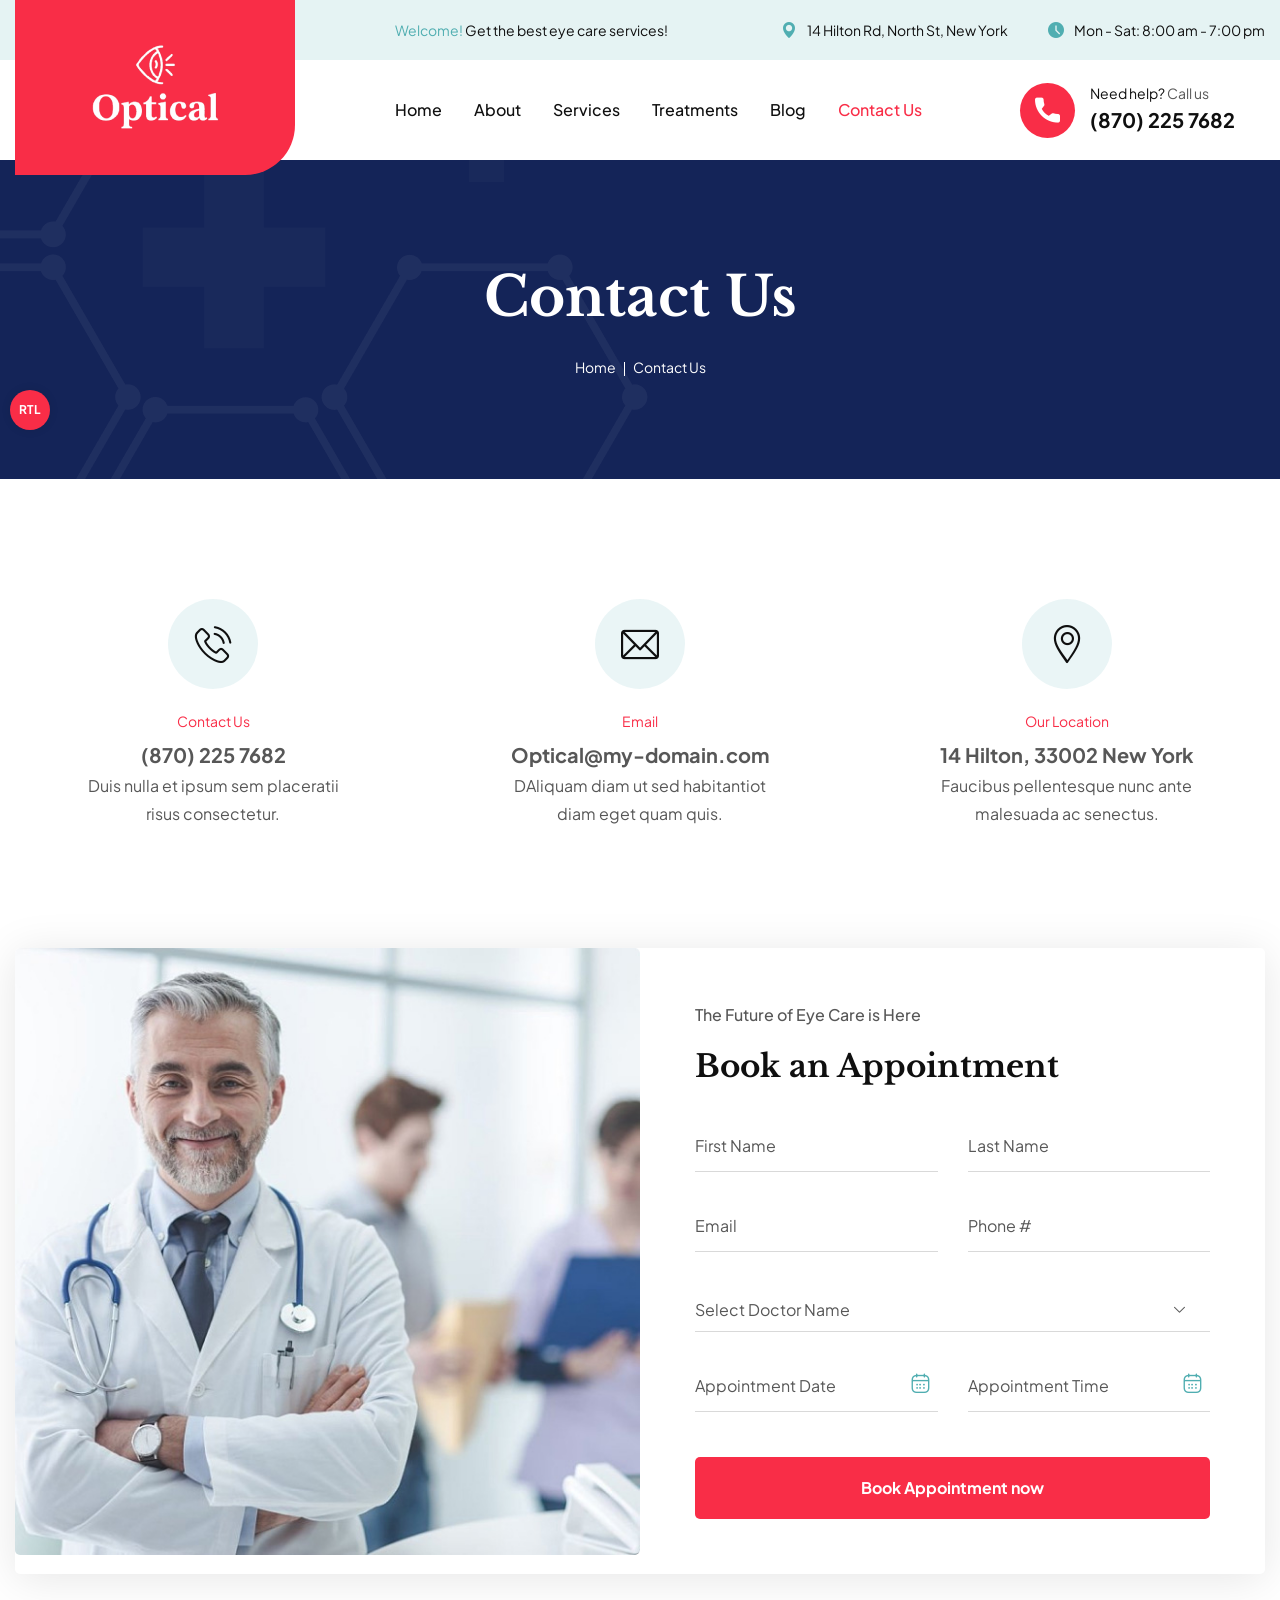
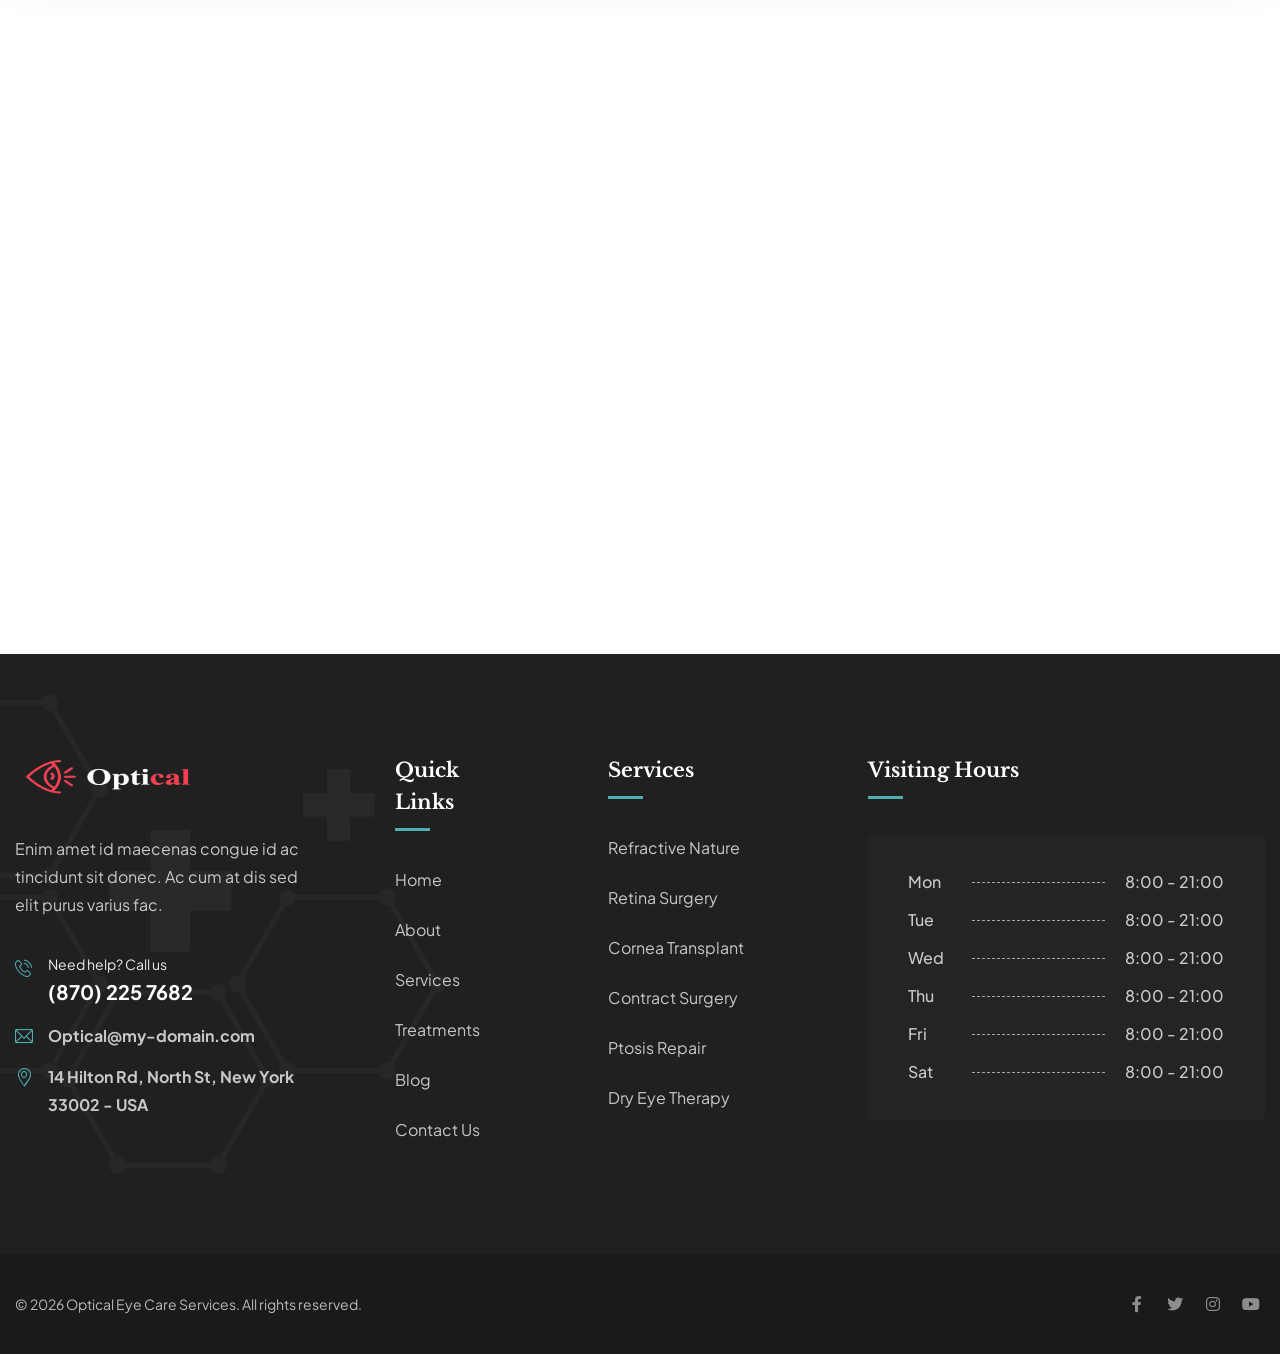
<file: contact.html>
<!DOCTYPE html>
<html lang="en">


<head>
<meta charset="utf-8">
<meta http-equiv="X-UA-Compatible" content="IE=edge">
<meta name="viewport" content="width=device-width, initial-scale=1.0, maximum-scale=1.0, user-scalable=0">

<title>Optical</title>

<!-- Fav Icon -->
<link rel="icon" href="assets/images/favicon.ico" type="image/x-icon">

<!-- Google Fonts -->
<link href="https://fonts.googleapis.com/css2?family=Libre+Baskerville:ital,wght@0,400;0,700;1,400&amp;display=swap" rel="stylesheet">
<link href="https://fonts.googleapis.com/css2?family=Plus+Jakarta+Sans:ital,wght@0,200;0,300;0,400;0,500;0,600;0,700;0,800;1,200;1,300;1,400;1,500;1,600;1,700;1,800&amp;display=swap" rel="stylesheet">

<!-- Stylesheets -->
<link href="assets/css/font-awesome-all.css" rel="stylesheet">
<link href="assets/css/flaticon.css" rel="stylesheet">
<link href="assets/css/owl.css" rel="stylesheet">
<link href="assets/css/bootstrap.css" rel="stylesheet">
<link href="assets/css/jquery.fancybox.min.css" rel="stylesheet">
<link href="assets/css/animate.css" rel="stylesheet">
<link href="assets/css/nice-select.css" rel="stylesheet">
<link href="assets/css/jquery-ui.css" rel="stylesheet">
<link href="assets/css/timePicker.css" rel="stylesheet">
<link href="assets/css/elpath.css" rel="stylesheet">
<link href="assets/css/color.css" id="jssDefault" rel="stylesheet">
<link href="assets/css/rtl.css" rel="stylesheet">
<link href="assets/css/style.css" rel="stylesheet">
<link href="assets/css/module-css/page-title.css" rel="stylesheet">
<link href="assets/css/module-css/contact-info.css" rel="stylesheet">
<link href="assets/css/module-css/appointment.css" rel="stylesheet">
<link href="assets/css/responsive.css" rel="stylesheet">

</head>


<!-- page wrapper -->
<body>

    <div class="boxed_wrapper ltr">


        


        <!-- page-direction -->
        <div class="page_direction">
            <div class="demo-rtl direction_switch"><button class="rtl">RTL</button></div>
            <div class="demo-ltr direction_switch"><button class="ltr">LTR</button></div>
        </div>
        <!-- page-direction end -->


        <!-- main header -->
        <header class="main-header header-style-two">
            <!-- header-top -->
            <div class="header-top">
                <div class="outer-container">
                    <div class="top-inner">
                        <p><span>Welcome!</span> Get the best eye care services!</p>
                        <ul class="info-list">
                            <li><i class="icon-24"></i>14 Hilton Rd, North St, New York</li>
                            <li><i class="icon-25"></i>Mon - Sat: 8:00 am - 7:00 pm</li>
                        </ul>
                    </div>
                </div>
            </div>
            <!-- header-lower -->
            <div class="header-lower">
                <div class="outer-container">
                    <div class="outer-box">
                        <div class="logo-box">
                            <figure class="logo"><a href="index.html"><img src="assets/images/logo-3.png" alt=""></a></figure>
                        </div>
                        <div class="menu-area">
                            <!--Mobile Navigation Toggler-->
                            <div class="mobile-nav-toggler">
                                <i class="icon-bar"></i>
                                <i class="icon-bar"></i>
                                <i class="icon-bar"></i>
                            </div>
                            <nav class="main-menu navbar-expand-md navbar-light clearfix">
                                <div class="collapse navbar-collapse show clearfix" id="navbarSupportedContent">
                                    <ul class="navigation clearfix">
                                        <li class="dropdown"><a href="#">Home</a>
                                            <ul>
                                                <li><a href="index.html">Home One</a></li>
                                                <li><a href="index-2.html">Home Two</a></li>
                                                <li><a href="index-3.html">OnePage Home</a></li>
                                                <li class="dropdown"><a href="#">Header Style</a>
                                                    <ul>
                                                        <li><a href="index.html">Header Style One</a></li>
                                                        <li><a href="index-2.html">Header Style Two</a></li>
                                                    </ul>
                                                </li>
                                            </ul>
                                        </li> 
                                        <li><a href="about.html">About</a></li>
                                        <li class="dropdown"><a href="#">Services</a>
                                            <ul>
                                                <li><a href="service.html">Our Services</a></li>
                                                <li><a href="service-details.html">Surgical Treatment</a></li>
                                                <li><a href="service-details-2.html">Optometrist</a></li>
                                                <li><a href="service-details-3.html">Dispensary & Medicine</a></li>
                                                <li><a href="service-details-4.html">Vision Correction</a></li>
                                            </ul>
                                        </li> 
                                        <li><a href="treatments.html">Treatments</a></li>
                                        <li class="dropdown"><a href="#">Blog</a>
                                            <ul>
                                                <li><a href="blog.html">Blog Grid View</a></li>
                                                <li><a href="blog-2.html">Blog List View</a></li>
                                                <li><a href="blog-details.html">Single Post</a></li>
                                            </ul>
                                        </li>  
                                        <li class="current"><a href="contact.html">Contact Us</a></li> 
                                    </ul>
                                </div>
                            </nav>
                        </div>
                        <div class="menu-right-content">
                            <div class="support-box">
                                <div class="icon-box"><i class="icon-26"></i></div>
                                <p><span>Need help?</span> Call us</p>
                                <a href="tel:8702257682">(870) 225 7682</a>
                            </div>
                        </div>
                    </div>
                </div>
            </div>

            <!--sticky Header-->
            <div class="sticky-header">
                <div class="auto-container">
                    <div class="outer-box">
                        <div class="logo-box">
                            <figure class="logo"><a href="index.html"><img src="assets/images/logo.png" alt=""></a></figure>
                        </div>
                        <div class="menu-area">
                            <nav class="main-menu clearfix">
                                <!--Keep This Empty / Menu will come through Javascript-->
                            </nav>
                        </div>
                        <div class="menu-right-content">
                            <div class="support-box">
                                <div class="icon-box"><i class="icon-26"></i></div>
                                <p><span>Need help?</span> Call us</p>
                                <a href="tel:8702257682">(870) 225 7682</a>
                            </div>
                        </div>
                    </div>
                </div>
            </div>
        </header>
        <!-- main-header end -->


        <!-- Mobile Menu  -->
        <div class="mobile-menu">
            <div class="menu-backdrop"></div>
            <div class="close-btn"><i class="fas fa-times"></i></div>
            
            <nav class="menu-box">
                <div class="nav-logo"><a href="index.html"><img src="assets/images/logo-2.png" alt="" title=""></a></div>
                <div class="menu-outer"><!--Here Menu Will Come Automatically Via Javascript / Same Menu as in Header--></div>
                <div class="contact-info">
                    <h4>Contact Info</h4>
                    <ul>
                        <li>Chicago 12, Melborne City, USA</li>
                        <li><a href="tel:+8801682648101">+88 01682648101</a></li>
                        <li><a href="mailto:info@example.com">info@example.com</a></li>
                    </ul>
                </div>
                <div class="social-links">
                    <ul class="clearfix">
                        <li><a href="index.html"><span class="fab fa-twitter"></span></a></li>
                        <li><a href="index.html"><span class="fab fa-facebook-square"></span></a></li>
                        <li><a href="index.html"><span class="fab fa-pinterest-p"></span></a></li>
                        <li><a href="index.html"><span class="fab fa-instagram"></span></a></li>
                        <li><a href="index.html"><span class="fab fa-youtube"></span></a></li>
                    </ul>
                </div>
            </nav>
        </div><!-- End Mobile Menu -->


        <!-- page-title -->
        <section class="page-title centred">
            <div class="pattern-layer" style="background-image: url(assets/images/shape/shape-12.png);"></div>
            <div class="auto-container">
                <div class="content-box">
                    <h1>Contact Us</h1>
                    <ul class="bread-crumb">
                        <li><a href="index.html">Home</a></li>
                        <li>Contact Us</li>
                    </ul>
                </div>
            </div>
        </section>
        <!-- page-title end -->


        <!-- contact-info-section -->
        <section class="contact-info-section centred pt_120 pb_90">
            <div class="auto-container">
                <div class="row clearfix">
                    <div class="col-lg-4 col-md-6 col-sm-12 info-column">
                        <div class="info-block-one">
                            <div class="inner-box">
                                <div class="icon-box"><i class="icon-2"></i></div>
                                <span>Contact Us</span>
                                <a href="tel:8702257682">(870) 225 7682</a>
                                <p>Duis nulla et ipsum sem placeratii <br />risus consectetur.</p>
                            </div>
                        </div>
                    </div>
                    <div class="col-lg-4 col-md-6 col-sm-12 info-column">
                        <div class="info-block-one">
                            <div class="inner-box">
                                <div class="icon-box"><i class="icon-37"></i></div>
                                <span>Email</span>
                                <a href="mailto:Optical@mydomain.com">Optical@my-domain.com</a>
                                <p>DAliquam diam ut sed habitantiot <br />diam eget quam quis.</p>
                            </div>
                        </div>
                    </div>
                    <div class="col-lg-4 col-md-6 col-sm-12 info-column">
                        <div class="info-block-one">
                            <div class="inner-box">
                                <div class="icon-box"><i class="icon-38"></i></div>
                                <span>Our Location</span>
                                <div class="location">14 Hilton, 33002 New York</div>
                                <p>Faucibus pellentesque nunc ante <br />malesuada ac senectus.</p>
                            </div>
                        </div>
                    </div>
                </div>
            </div>
        </section>
        <!-- contact-info-section end -->


        <!-- appointment-style-two -->
        <section class="appointment-style-two contact-page pb_120">
            <div class="auto-container">
                <div class="lower-content">
                    <div class="row clearfix">
                        <div class="col-lg-6 col-md-12 col-sm-12 image-column">
                            <figure class="image-box"><img src="assets/images/resource/appointment-1.jpg" alt=""></figure>
                        </div>
                        <div class="col-lg-6 col-md-12 col-sm-12 form-column">
                            <div class="form-inner">
                                <div class="sec-title mb_35">
                                    <p>The Future of Eye Care is Here</p>
                                    <h2>Book an Appointment</h2>
                                </div>
                                <form method="post" action="https://azim.hostlin.com/Optical/index-2.html">
                                    <div class="row clearfix">
                                        <div class="col-lg-6 col-md-6 col-sm-12 form-group">
                                            <input type="text" name="fname" placeholder="First Name" required>
                                        </div>
                                        <div class="col-lg-6 col-md-6 col-sm-12 form-group">
                                            <input type="text" name="lname" placeholder="Last Name" required>
                                        </div>
                                        <div class="col-lg-6 col-md-6 col-sm-12 form-group">
                                            <input type="email" name="email" placeholder="Email" required>
                                        </div>
                                        <div class="col-lg-6 col-md-6 col-sm-12 form-group">
                                            <input type="text" name="phone" placeholder="Phone #" required>
                                        </div>
                                        <div class="col-lg-12 col-md-12 col-sm-12 form-group">
                                            <div class="select-box">
                                                <select class="wide">
                                                   <option data-display="Select Doctor Name">Select Doctor Name</option>
                                                   <option value="1">Dr. Jennifer Thomson</option>
                                                   <option value="2">Dr. Broderick Komin</option>
                                                   <option value="3">Dr. Williams Florence</option>
                                                   <option value="4">Dr. Melissa Waserman</option>
                                                </select>
                                            </div>
                                        </div>
                                        <div class="col-lg-6 col-md-6 col-sm-12 form-group">
                                            <div class="icon"><i class="icon-33"></i></div>
                                            <input type="text" name="date" placeholder="Appointment Date" id="datepicker">
                                        </div>
                                        <div class="col-lg-6 col-md-6 col-sm-12 form-group">
                                            <div class="icon"><i class="icon-33"></i></div>
                                            <input type="text" name="time" placeholder="Appointment Time">
                                        </div>
                                        <div class="col-lg-12 col-md-12 col-sm-12 form-group message-btn pt_17">
                                            <button type="submit" class="theme-btn btn-one">Book Appointment now</button>
                                        </div>
                                    </div>
                                </form>
                            </div>
                        </div>
                    </div>
                </div>
            </div>
        </section>
        <!-- appointment-style-two end -->


        <!-- google-map-section -->
        <section class="google-map-section">
            <div class="outer-container">
                <iframe src="https://www.google.com/maps/embed?pb=!1m18!1m12!1m3!1d55945.16225505631!2d-73.90847969206546!3d40.66490264739892!2m3!1f0!2f0!3f0!3m2!1i1024!2i768!4f13.1!3m3!1m2!1s0x89c24fa5d33f083b%3A0xc80b8f06e177fe62!2sNew%20York%2C%20NY%2C%20USA!5e0!3m2!1sen!2sbd!4v1601263396347!5m2!1sen!2sbd" width="600" height="560" frameborder="0" style="border:0; width: 100%" allowfullscreen="" aria-hidden="false" tabindex="0"></iframe>
            </div>
        </section>
        <!-- google-map-section end -->


        <!-- main-footer -->
        <footer class="main-footer">
            <div class="widget-section">
                <div class="pattern-layer" style="background-image: url(assets/images/shape/shape-6.png);"></div>
                <div class="auto-container">
                    <div class="row clearfix">
                        <div class="col-lg-3 col-md-6 col-sm-12 footer-column">
                            <div class="logo-widget footer-widget">
                                <figure class="footer-logo"><a href="index.html"><img src="assets/images/logo-2.png" alt=""></a></figure>
                                <p>Enim amet id maecenas congue id ac tincidunt sit donec. Ac cum at dis sed elit purus varius fac.</p>
                                <ul class="info-list clearfix">
                                    <li>
                                        <i class="icon-2"></i>
                                        <span>Need help? Call us</span>
                                        <a href="tel:8702257682" class="phone">(870) 225 7682</a>
                                    </li>
                                    <li>
                                        <i class="icon-37"></i>
                                        <a href="mailto:Optical@mydomain.com">Optical@my-domain.com</a>
                                    </li>
                                    <li>
                                        <i class="icon-38"></i>
                                        14 Hilton Rd, North St, New York 33002 - USA
                                    </li>
                                </ul>
                            </div>
                        </div>
                        <div class="col-lg-2 col-md-6 col-sm-12 footer-column">
                            <div class="links-widget footer-widget ml_60">
                                <div class="widget-title">
                                    <h4>Quick Links</h4>
                                </div>
                                <div class="widget-content">
                                    <ul class="links-list clearfix">
                                        <li><a href="index.html">Home</a></li>
                                        <li><a href="about.html">About</a></li>
                                        <li><a href="service.html">Services</a></li>
                                        <li><a href="treatments.html">Treatments</a></li>
                                        <li><a href="blog.html">Blog</a></li>
                                        <li><a href="contact.html">Contact Us</a></li>
                                    </ul>
                                </div>
                            </div>
                        </div>
                        <div class="col-lg-3 col-md-6 col-sm-12 footer-column">
                            <div class="links-widget footer-widget ml_60">
                                <div class="widget-title">
                                    <h4>Services</h4>
                                </div>
                                <div class="widget-content">
                                    <ul class="links-list clearfix">
                                        <li><a href="service-details.html">Refractive Nature</a></li>
                                        <li><a href="service-details.html">Retina Surgery</a></li>
                                        <li><a href="service-details.html">Cornea Transplant</a></li>
                                        <li><a href="service-details.html">Contract Surgery</a></li>
                                        <li><a href="service-details.html">Ptosis Repair</a></li>
                                        <li><a href="service-details.html">Dry Eye Therapy</a></li>
                                    </ul>
                                </div>
                            </div>
                        </div>
                        <div class="col-lg-4 col-md-6 col-sm-12 footer-column">
                            <div class="schedule-widget footer-widget">
                                <div class="widget-title">
                                    <h4>Visiting Hours</h4>
                                </div>
                                <div class="widget-content">
                                    <ul class="schedule-list clearfix">
                                        <li>
                                            <span class="day">Mon</span>
                                            <div class="line"></div>
                                            <span class="time">8:00 - 21:00</span>
                                        </li>
                                        <li>
                                            <span class="day">Tue</span>
                                            <div class="line"></div>
                                            <span class="time">8:00 - 21:00</span>
                                        </li>
                                        <li>
                                            <span class="day">Wed</span>
                                            <div class="line"></div>
                                            <span class="time">8:00 - 21:00</span>
                                        </li>
                                        <li>
                                            <span class="day">Thu</span>
                                            <div class="line"></div>
                                            <span class="time">8:00 - 21:00</span>
                                        </li>
                                        <li>
                                            <span class="day">Fri</span>
                                            <div class="line"></div>
                                            <span class="time">8:00 - 21:00</span>
                                        </li>
                                        <li>
                                            <span class="day">Sat</span>
                                            <div class="line"></div>
                                            <span class="time">8:00 - 21:00</span>
                                        </li>
                                    </ul>
                                </div>
                            </div>
                        </div>
                    </div>
                </div>
            </div>
            <div class="footer-bottom">
                <div class="auto-container">
                    <div class="bottom-inner">
                        <div class="copyright"><p>&copy; 2026 <a href="index.html">Optical</a> Eye Care  Services. All rights reserved.</p></div>
                        <ul class="social-links">
                            <li><a href="index.html"><i class="fab fa-facebook-f"></i></a></li>
                            <li><a href="index.html"><i class="fab fa-twitter"></i></a></li>
                            <li><a href="index.html"><i class="fab fa-instagram"></i></a></li>
                            <li><a href="index.html"><i class="fab fa-youtube"></i></a></li>
                        </ul>
                    </div>
                </div>
            </div>
        </footer>
        <!-- main-footer end -->



        <!--Scroll to top-->
        <div class="scroll-to-top">
            <div>
                <div class="scroll-top-inner">
                    <div class="scroll-bar">
                        <div class="bar-inner"></div>
                    </div>
                    <div class="scroll-bar-text">Go To Top</div>
                </div>
            </div>
        </div>
        <!-- Scroll to top end -->
        
    </div>


    <!-- jequery plugins -->
    <script src="assets/js/jquery.js"></script>
    <script src="assets/js/bootstrap.min.js"></script>
    <script src="assets/js/owl.js"></script>
    <script src="assets/js/wow.js"></script>
    <script src="assets/js/jquery.fancybox.js"></script>
    <script src="assets/js/appear.js"></script>
    <script src="assets/js/isotope.js"></script>
    <script src="assets/js/jquery.nice-select.min.js"></script>
    <script src="assets/js/jquery.lettering.min.js"></script>
    <script src="assets/js/jquery.circleType.js"></script>
    <script src="assets/js/jquery-ui.js"></script>
    <script src="assets/js/timePicker.js"></script> 

    <!-- main-js -->
    <script src="assets/js/script.js"></script>

</body><!-- End of .page_wrapper -->


</html>
</file>
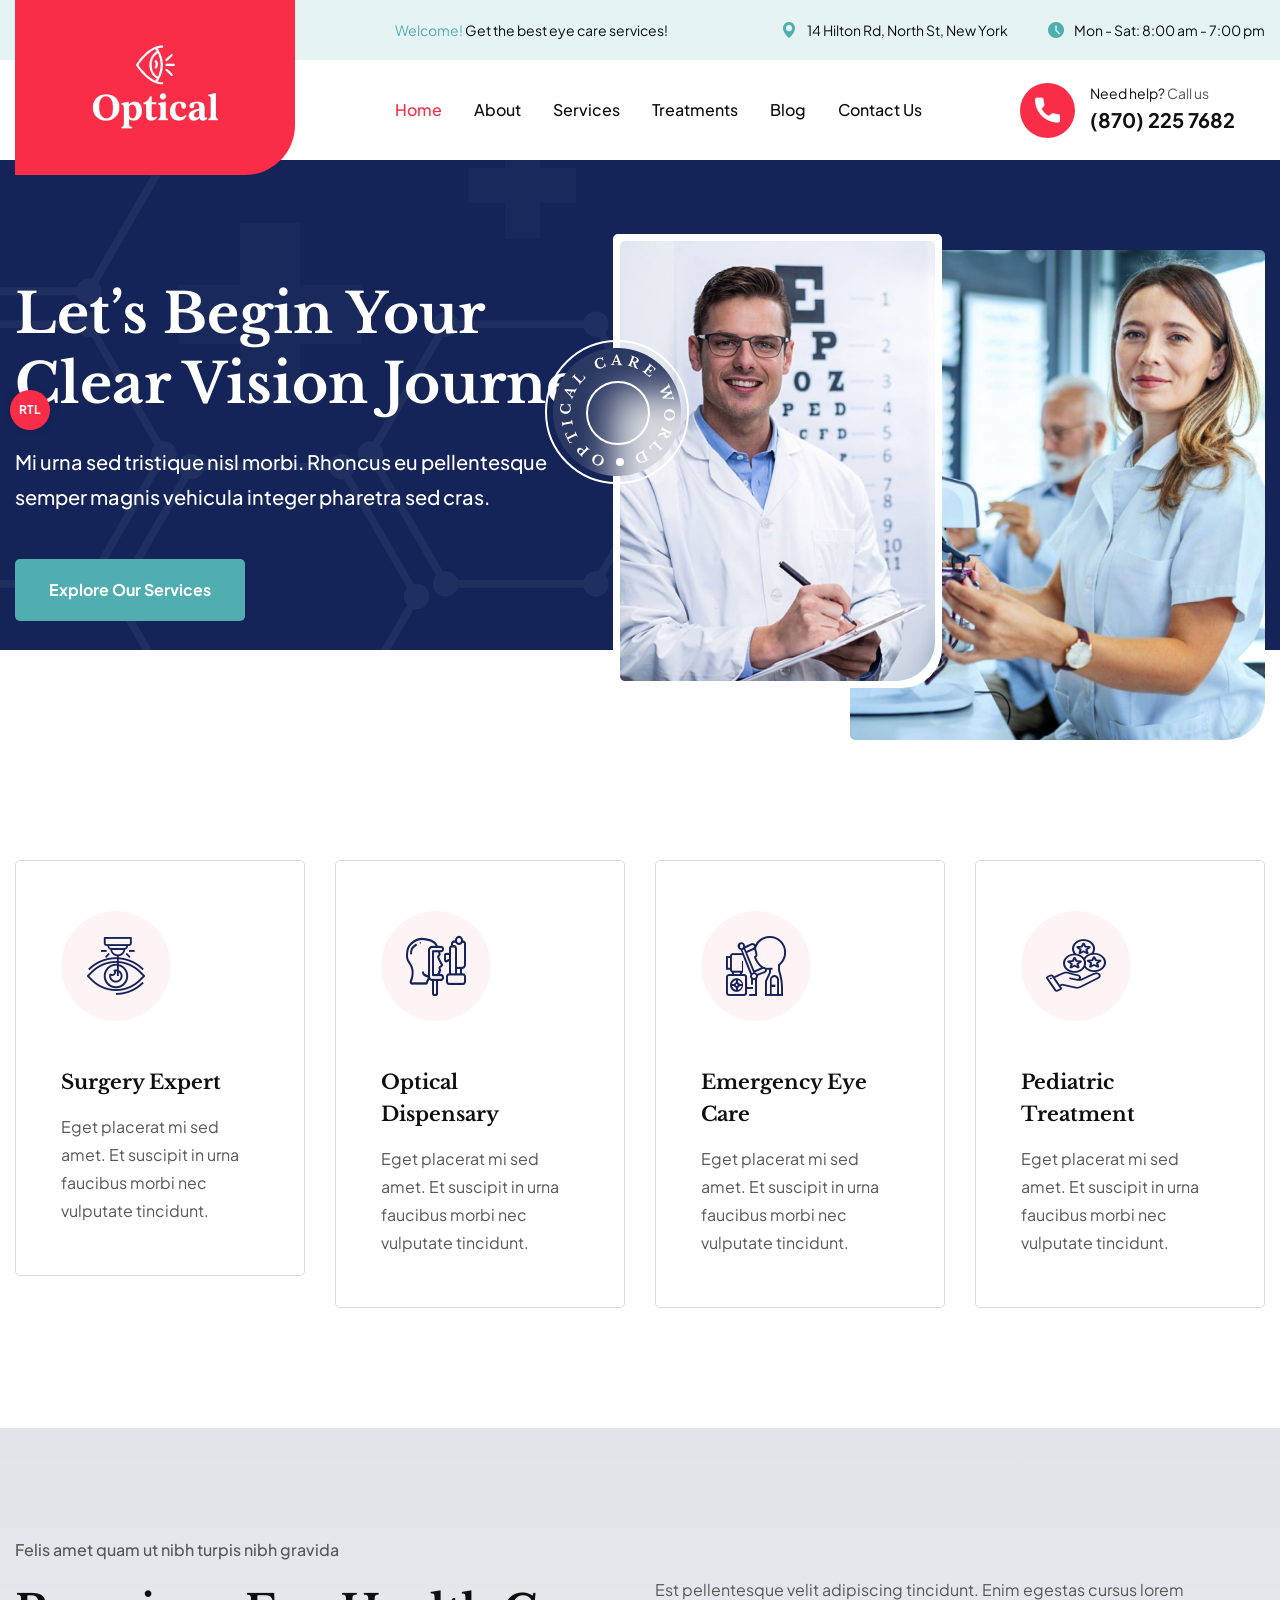
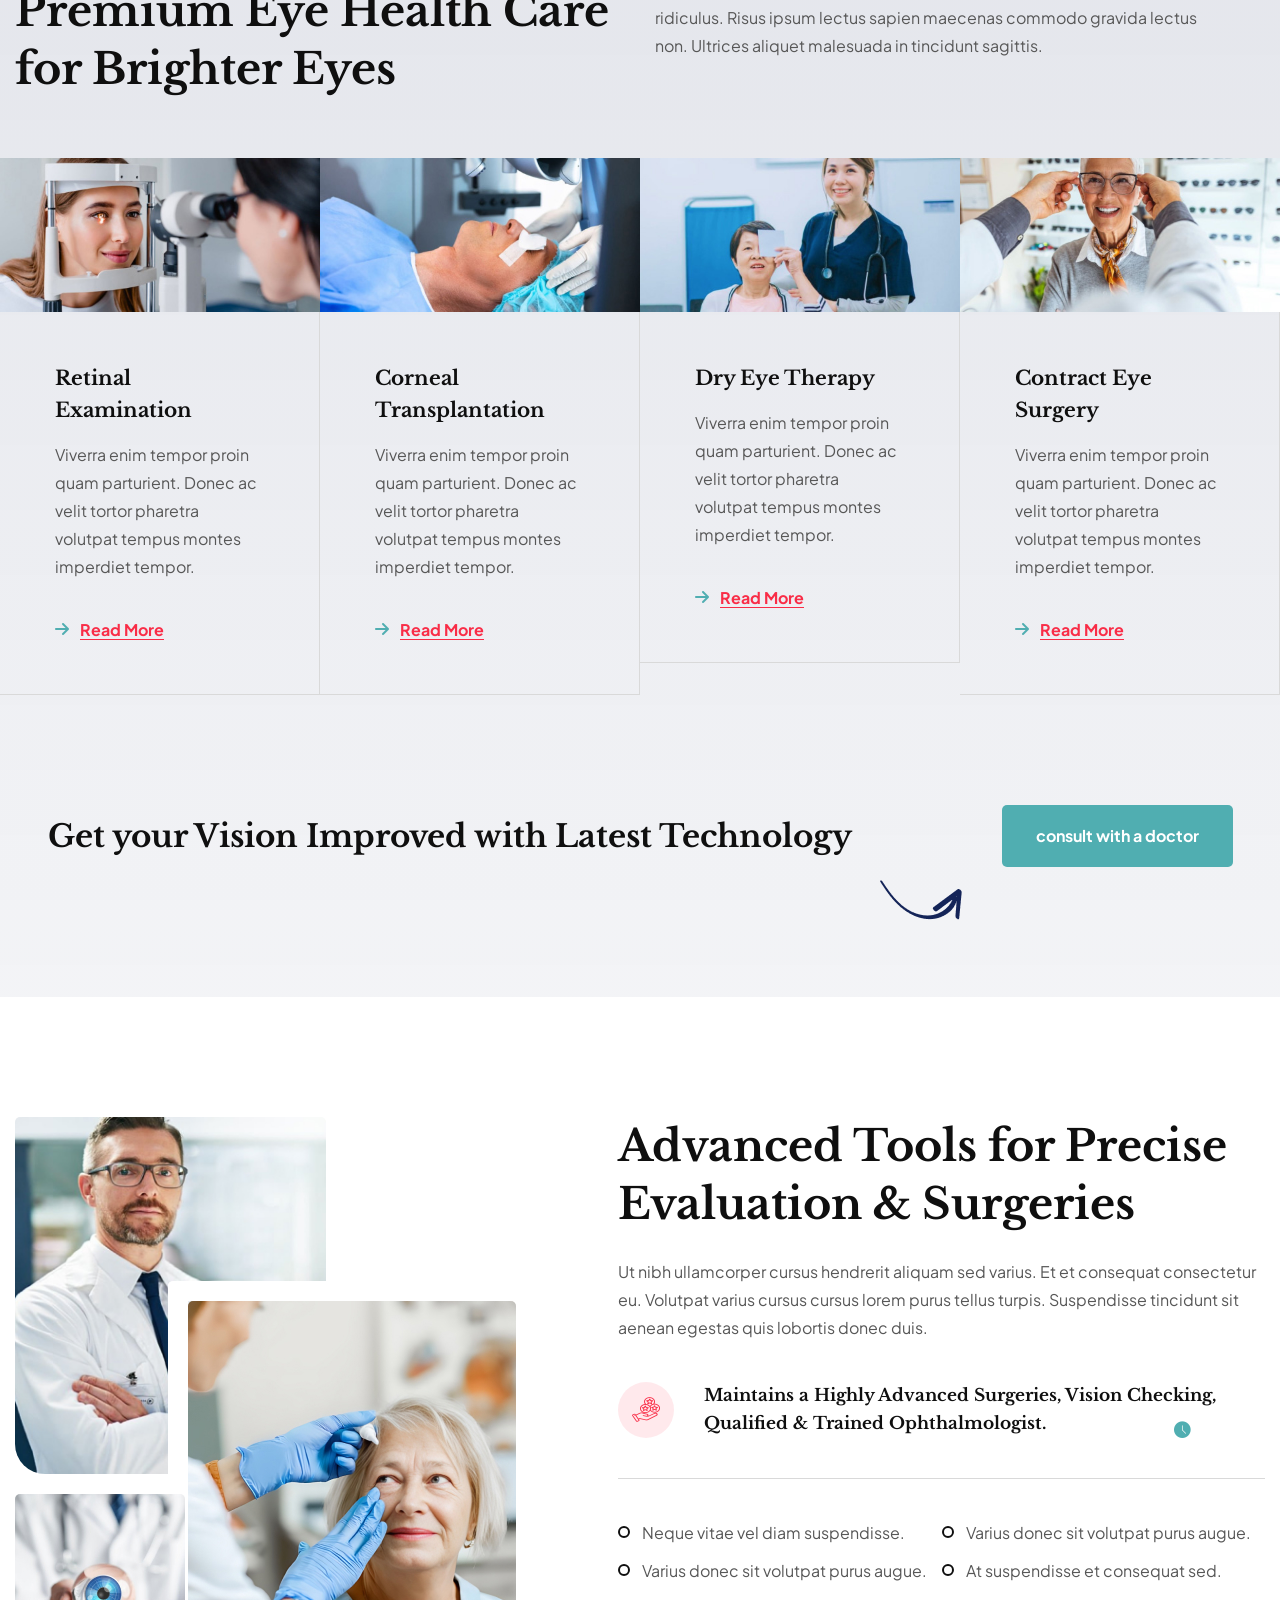
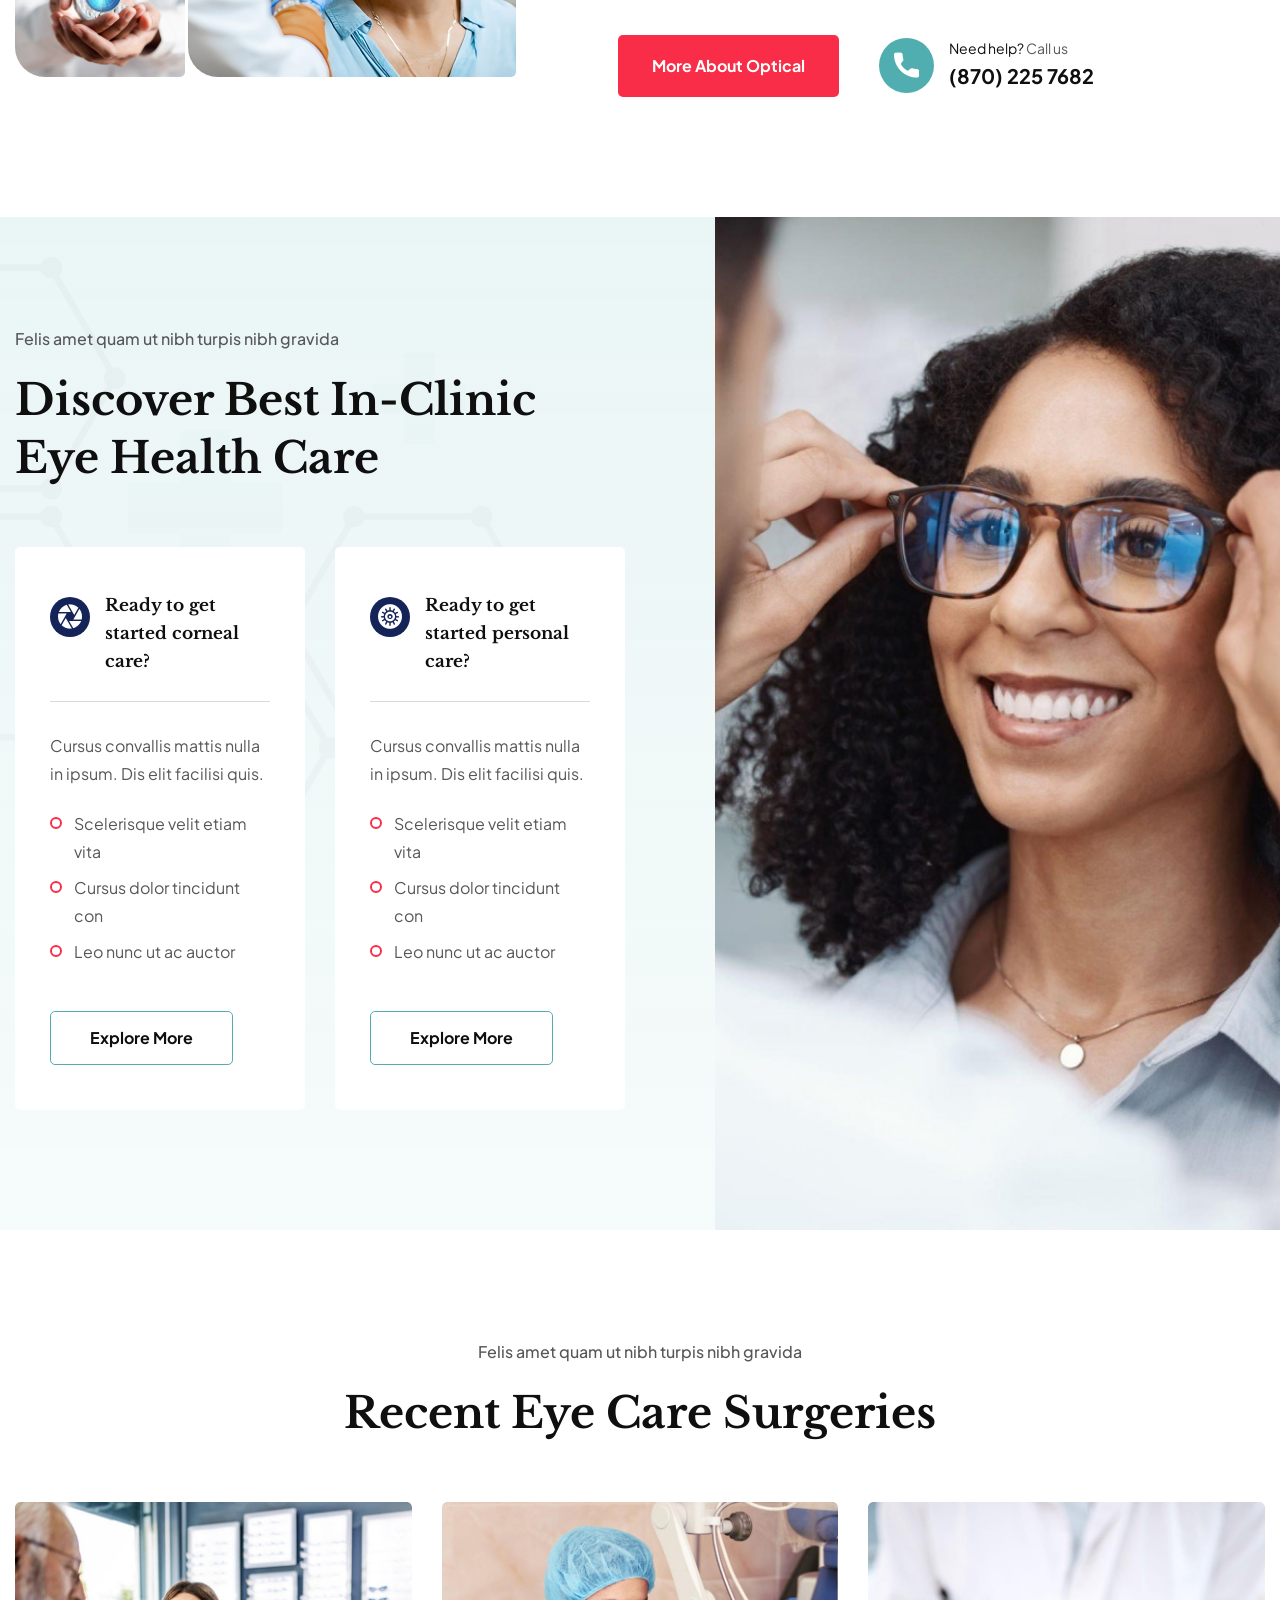
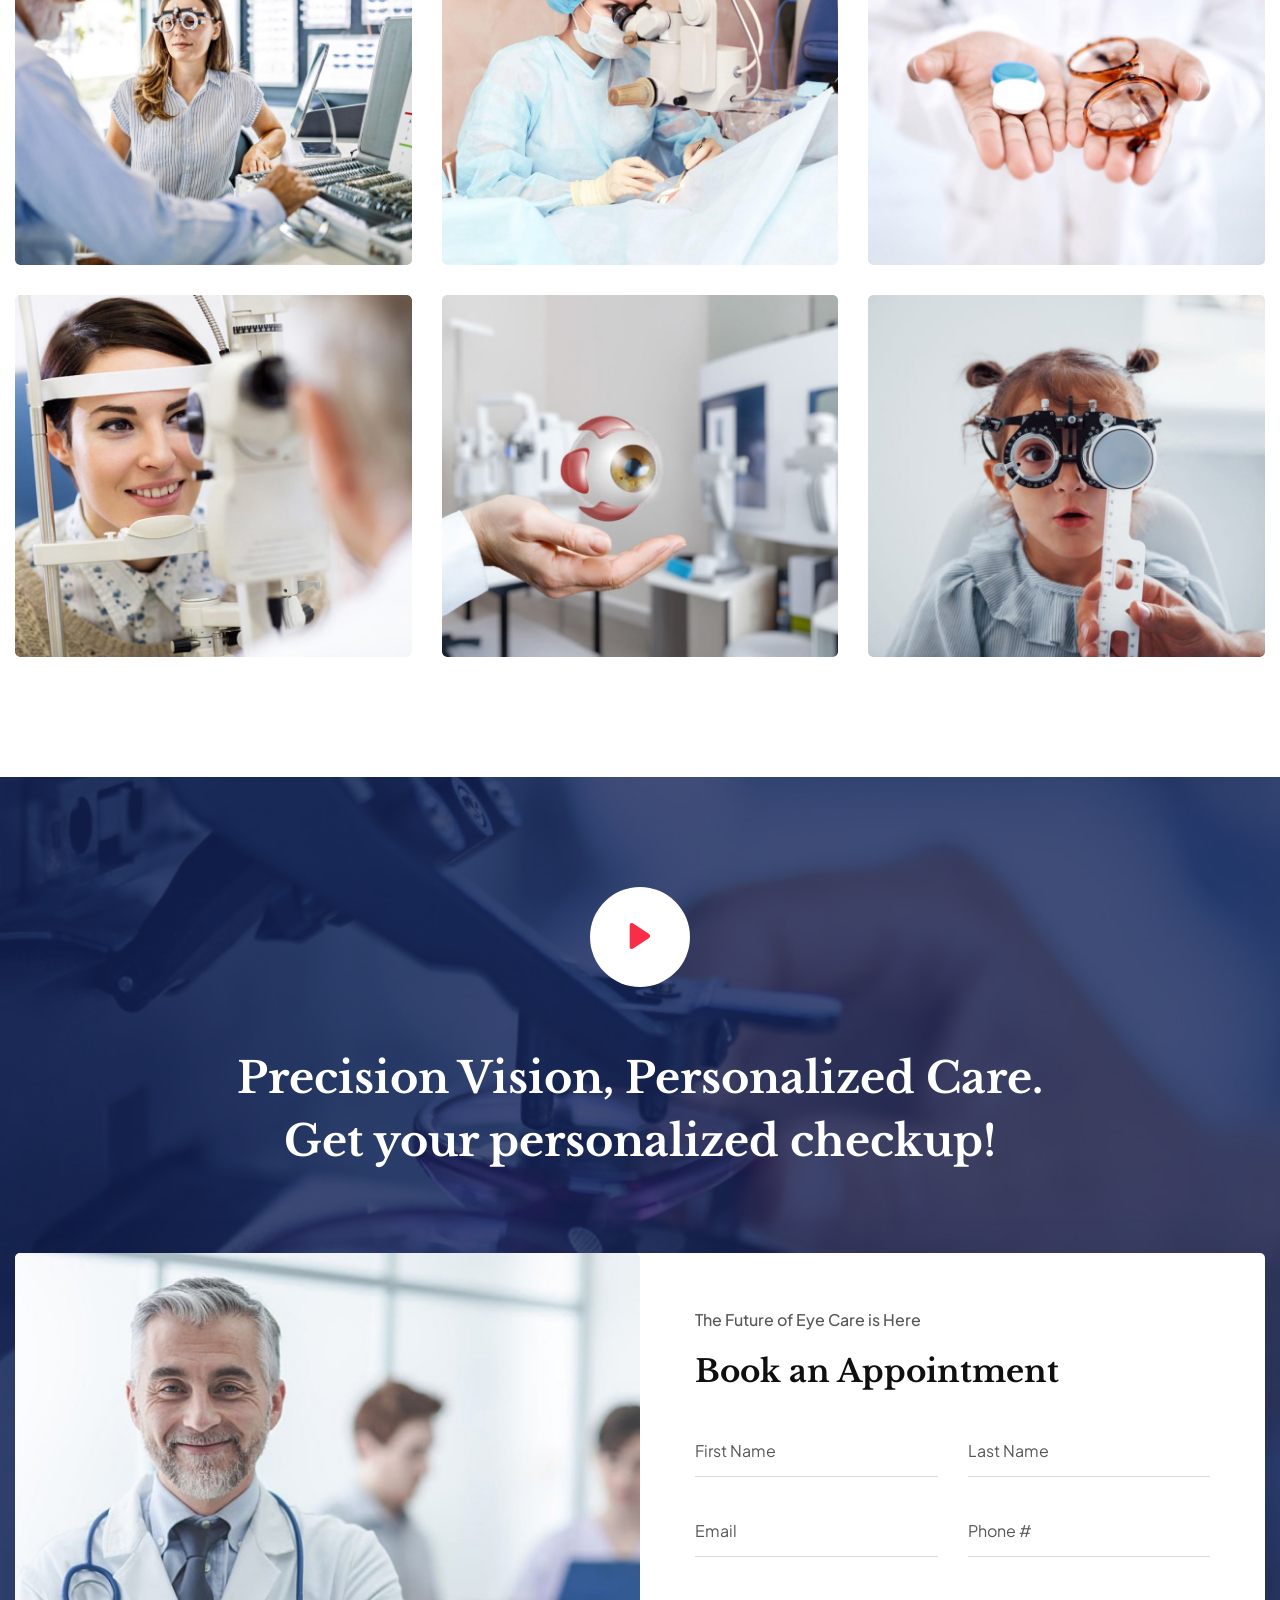
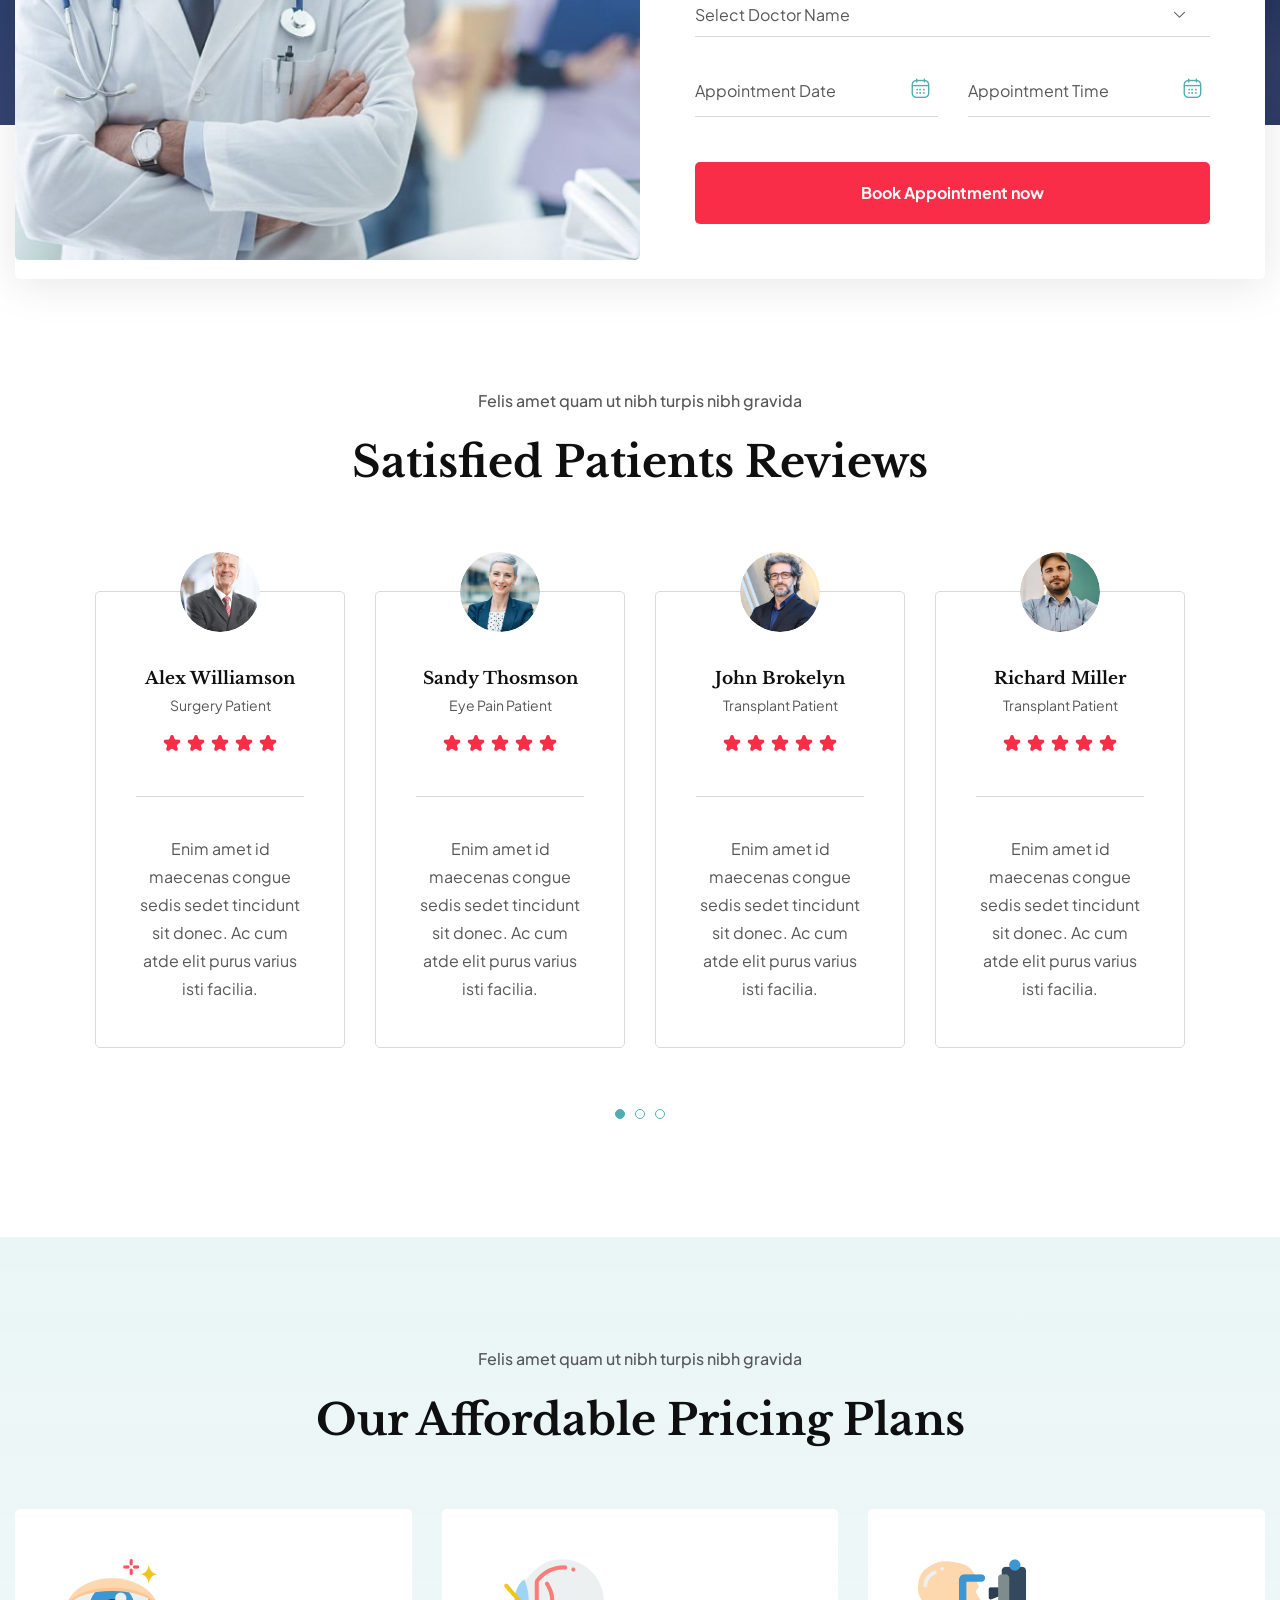
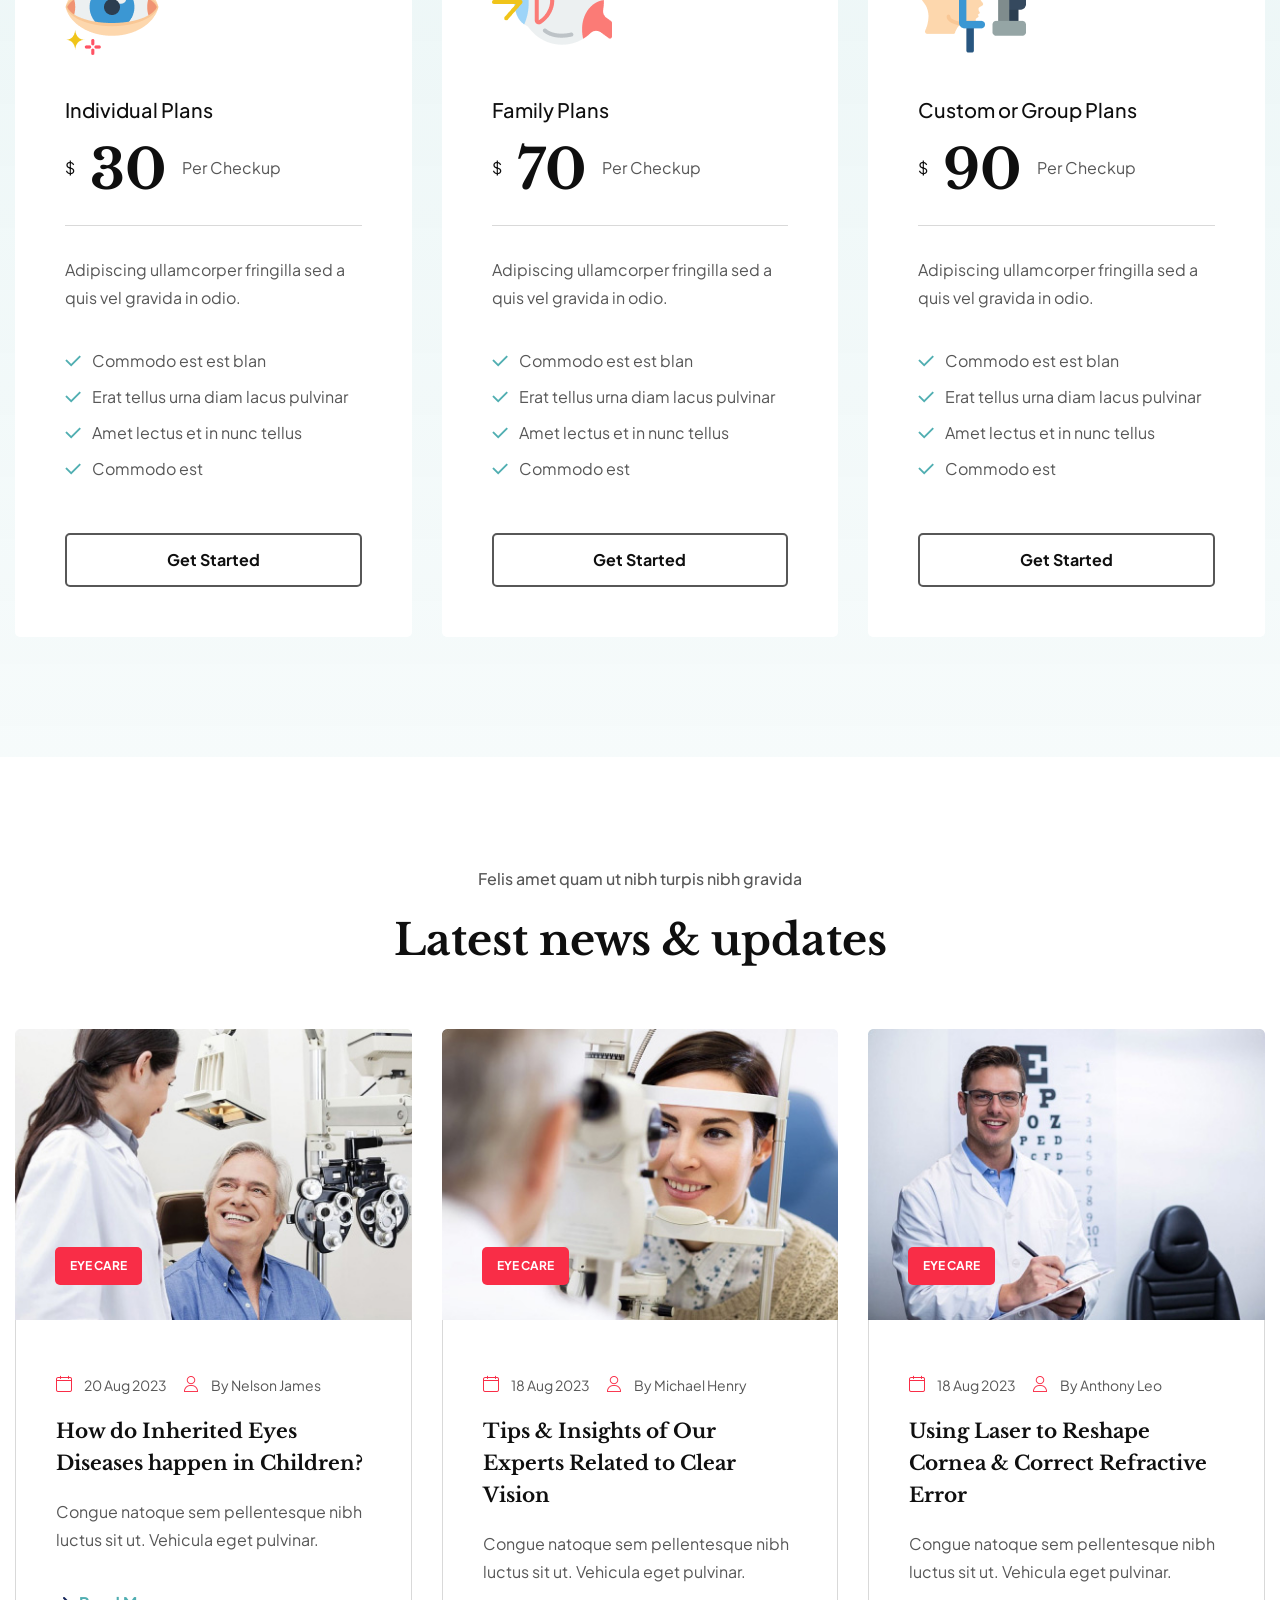
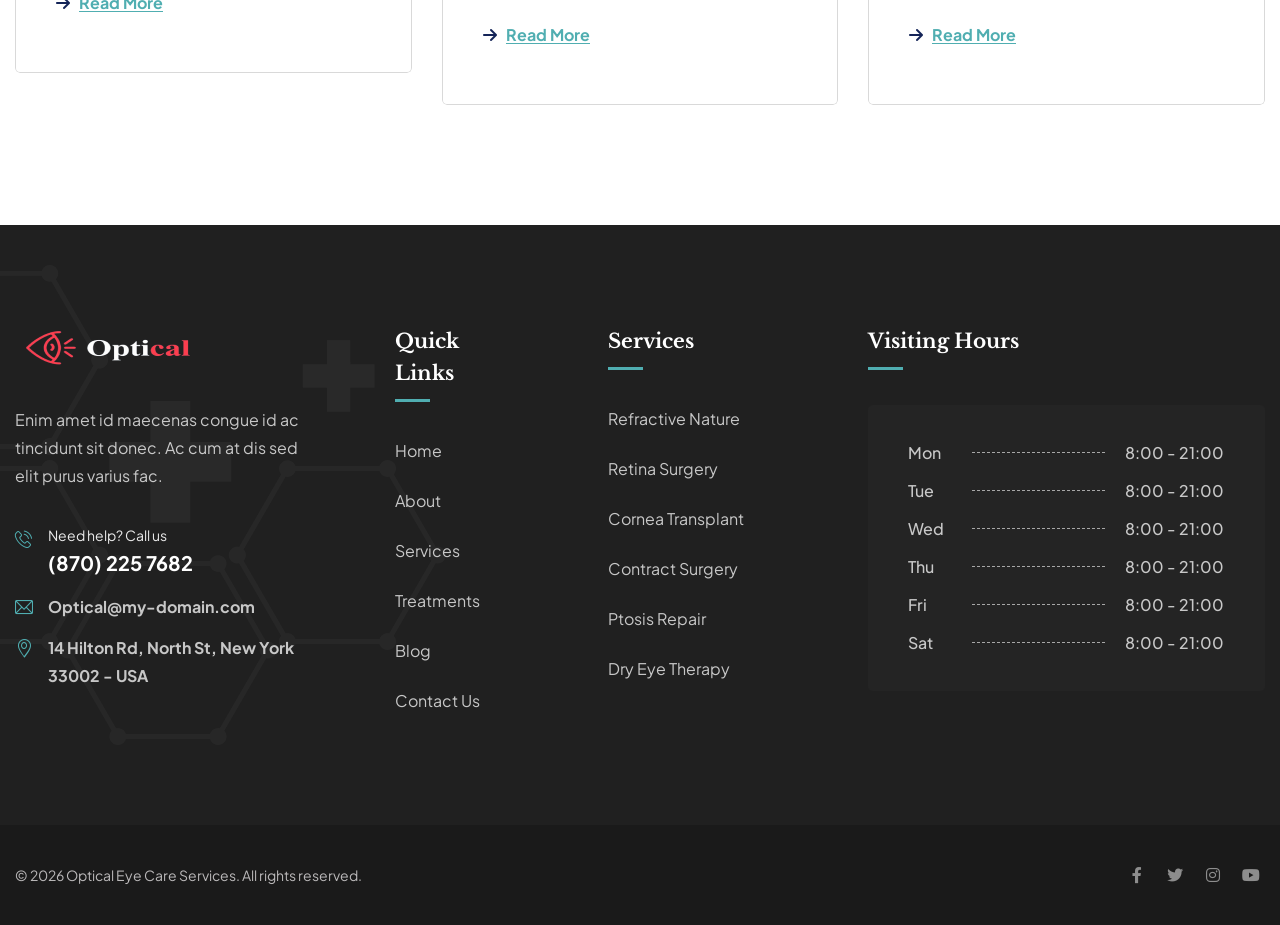
<file: index-2.html>
<!DOCTYPE html>
<html lang="en">


<head>
<meta charset="utf-8">
<meta http-equiv="X-UA-Compatible" content="IE=edge">
<meta name="viewport" content="width=device-width, initial-scale=1.0, maximum-scale=1.0, user-scalable=0">

<title>Optical</title>

<!-- Fav Icon -->
<link rel="icon" href="assets/images/favicon.ico" type="image/x-icon">

<!-- Google Fonts -->
<link href="https://fonts.googleapis.com/css2?family=Libre+Baskerville:ital,wght@0,400;0,700;1,400&amp;display=swap" rel="stylesheet">
<link href="https://fonts.googleapis.com/css2?family=Plus+Jakarta+Sans:ital,wght@0,200;0,300;0,400;0,500;0,600;0,700;0,800;1,200;1,300;1,400;1,500;1,600;1,700;1,800&amp;display=swap" rel="stylesheet">

<!-- Stylesheets -->
<link href="assets/css/font-awesome-all.css" rel="stylesheet">
<link href="assets/css/flaticon.css" rel="stylesheet">
<link href="assets/css/owl.css" rel="stylesheet">
<link href="assets/css/bootstrap.css" rel="stylesheet">
<link href="assets/css/jquery.fancybox.min.css" rel="stylesheet">
<link href="assets/css/animate.css" rel="stylesheet">
<link href="assets/css/nice-select.css" rel="stylesheet">
<link href="assets/css/jquery-ui.css" rel="stylesheet">
<link href="assets/css/timePicker.css" rel="stylesheet">
<link href="assets/css/elpath.css" rel="stylesheet">
<link href="assets/css/color.css" id="jssDefault" rel="stylesheet">
<link href="assets/css/rtl.css" rel="stylesheet">
<link href="assets/css/style.css" rel="stylesheet">
<link href="assets/css/module-css/banner.css" rel="stylesheet">
<link href="assets/css/module-css/service.css" rel="stylesheet">
<link href="assets/css/module-css/about.css" rel="stylesheet">
<link href="assets/css/module-css/discover.css" rel="stylesheet">
<link href="assets/css/module-css/gallery.css" rel="stylesheet">
<link href="assets/css/module-css/appointment.css" rel="stylesheet">
<link href="assets/css/module-css/testimonial.css" rel="stylesheet">
<link href="assets/css/module-css/pricing.css" rel="stylesheet">
<link href="assets/css/module-css/news.css" rel="stylesheet">
<link href="assets/css/responsive.css" rel="stylesheet">

</head>


<!-- page wrapper -->
<body>

    <div class="boxed_wrapper ltr">


        


        <!-- page-direction -->
        <div class="page_direction">
            <div class="demo-rtl direction_switch"><button class="rtl">RTL</button></div>
            <div class="demo-ltr direction_switch"><button class="ltr">LTR</button></div>
        </div>
        <!-- page-direction end -->


        <!-- main header -->
        <header class="main-header header-style-two">
            <!-- header-top -->
            <div class="header-top">
                <div class="outer-container">
                    <div class="top-inner">
                        <p><span>Welcome!</span> Get the best eye care services!</p>
                        <ul class="info-list">
                            <li><i class="icon-24"></i>14 Hilton Rd, North St, New York</li>
                            <li><i class="icon-25"></i>Mon - Sat: 8:00 am - 7:00 pm</li>
                        </ul>
                    </div>
                </div>
            </div>
            <!-- header-lower -->
            <div class="header-lower">
                <div class="outer-container">
                    <div class="outer-box">
                        <div class="logo-box">
                            <figure class="logo"><a href="index.html"><img src="assets/images/logo-3.png" alt=""></a></figure>
                        </div>
                        <div class="menu-area">
                            <!--Mobile Navigation Toggler-->
                            <div class="mobile-nav-toggler">
                                <i class="icon-bar"></i>
                                <i class="icon-bar"></i>
                                <i class="icon-bar"></i>
                            </div>
                            <nav class="main-menu navbar-expand-md navbar-light clearfix">
                                <div class="collapse navbar-collapse show clearfix" id="navbarSupportedContent">
                                    <ul class="navigation clearfix">
                                        <li class="current dropdown"><a href="#">Home</a>
                                            <ul>
                                                <li><a href="index.html">Home One</a></li>
                                                <li><a href="index-2.html">Home Two</a></li>
                                                <li><a href="index-3.html">OnePage Home</a></li>
                                                <li class="dropdown"><a href="#">Header Style</a>
                                                    <ul>
                                                        <li><a href="index.html">Header Style One</a></li>
                                                        <li><a href="index-2.html">Header Style Two</a></li>
                                                    </ul>
                                                </li>
                                            </ul>
                                        </li> 
                                        <li><a href="about.html">About</a></li>
                                        <li class="dropdown"><a href="#">Services</a>
                                            <ul>
                                                <li><a href="service.html">Our Services</a></li>
                                                <li><a href="service-details.html">Surgical Treatment</a></li>
                                                <li><a href="service-details-2.html">Optometrist</a></li>
                                                <li><a href="service-details-3.html">Dispensary & Medicine</a></li>
                                                <li><a href="service-details-4.html">Vision Correction</a></li>
                                            </ul>
                                        </li> 
                                        <li><a href="treatments.html">Treatments</a></li>
                                        <li class="dropdown"><a href="#">Blog</a>
                                            <ul>
                                                <li><a href="blog.html">Blog Grid View</a></li>
                                                <li><a href="blog-2.html">Blog List View</a></li>
                                                <li><a href="blog-details.html">Single Post</a></li>
                                            </ul>
                                        </li>  
                                        <li><a href="contact.html">Contact Us</a></li> 
                                    </ul>
                                </div>
                            </nav>
                        </div>
                        <div class="menu-right-content">
                            <div class="support-box">
                                <div class="icon-box"><i class="icon-26"></i></div>
                                <p><span>Need help?</span> Call us</p>
                                <a href="tel:8702257682">(870) 225 7682</a>
                            </div>
                        </div>
                    </div>
                </div>
            </div>

            <!--sticky Header-->
            <div class="sticky-header">
                <div class="auto-container">
                    <div class="outer-box">
                        <div class="logo-box">
                            <figure class="logo"><a href="index.html"><img src="assets/images/logo.png" alt=""></a></figure>
                        </div>
                        <div class="menu-area">
                            <nav class="main-menu clearfix">
                                <!--Keep This Empty / Menu will come through Javascript-->
                            </nav>
                        </div>
                        <div class="menu-right-content">
                            <div class="support-box">
                                <div class="icon-box"><i class="icon-26"></i></div>
                                <p><span>Need help?</span> Call us</p>
                                <a href="tel:8702257682">(870) 225 7682</a>
                            </div>
                        </div>
                    </div>
                </div>
            </div>
        </header>
        <!-- main-header end -->


        <!-- Mobile Menu  -->
        <div class="mobile-menu">
            <div class="menu-backdrop"></div>
            <div class="close-btn"><i class="fas fa-times"></i></div>
            
            <nav class="menu-box">
                <div class="nav-logo"><a href="index.html"><img src="assets/images/logo-2.png" alt="" title=""></a></div>
                <div class="menu-outer"><!--Here Menu Will Come Automatically Via Javascript / Same Menu as in Header--></div>
                <div class="contact-info">
                    <h4>Contact Info</h4>
                    <ul>
                        <li>Chicago 12, Melborne City, USA</li>
                        <li><a href="tel:+8801682648101">+88 01682648101</a></li>
                        <li><a href="mailto:info@example.com">info@example.com</a></li>
                    </ul>
                </div>
                <div class="social-links">
                    <ul class="clearfix">
                        <li><a href="index.html"><span class="fab fa-twitter"></span></a></li>
                        <li><a href="index.html"><span class="fab fa-facebook-square"></span></a></li>
                        <li><a href="index.html"><span class="fab fa-pinterest-p"></span></a></li>
                        <li><a href="index.html"><span class="fab fa-instagram"></span></a></li>
                        <li><a href="index.html"><span class="fab fa-youtube"></span></a></li>
                    </ul>
                </div>
            </nav>
        </div><!-- End Mobile Menu -->


        <!-- banner-style-two -->
        <section class="banner-style-two p_relative pt_90">
            <div class="pattern-layer" style="background-image: url(assets/images/shape/shape-8.png);"></div>
            <div class="outer-container">
                <div class="row align-items-center">
                    <div class="col-lg-6 col-md-12 col-sm-12 content-column">
                        <div class="content-box">
                            <h2>Let’s Begin Your Clear Vision Journey</h2>
                            <p>Mi urna sed tristique nisl morbi. Rhoncus eu pellentesque semper magnis vehicula integer pharetra sed cras.</p>
                            <a href="index-2.html" class="theme-btn btn-two">Explore Our Services</a>
                        </div>
                    </div>
                    <div class="col-lg-6 col-md-12 col-sm-12 image-column">
                        <div class="image-box">
                            <div class="curve-text">
                                <div class="border-line"></div>
                                <div class="shape" style="background-image: url(assets/images/shape/shape-7.png);"></div>
                                <span class="curved-circle">Optical Care World</span>
                            </div>
                            <figure class="image image-1"><img src="assets/images/banner/banner-img-1.jpg" alt=""></figure>
                            <figure class="image image-2"><img src="assets/images/banner/banner-img-2.jpg" alt=""></figure>
                        </div>
                    </div>
                </div>
            </div>
        </section>
        <!-- banner-style-two end -->


        <!-- service-style-two -->
        <section class="service-style-two p_relative">
            <div class="large-container">
                <div class="row clearfix">
                    <div class="col-lg-3 col-md-6 col-sm-12 service-block">
                        <div class="service-block-two wow fadeInUp animated" data-wow-delay="00ms" data-wow-duration="1500ms">
                            <div class="inner-box">
                                <div class="shape" style="background-image: url(assets/images/shape/shape-9.png);"></div>
                                <div class="icon-box"><i class="icon-27"></i></div>
                                <h4><a href="service-details.html">Surgery Expert</a></h4>
                                <p>Eget placerat mi sed amet. Et suscipit in urna faucibus morbi nec vulputate tincidunt.</p>
                            </div>
                        </div>
                    </div>
                    <div class="col-lg-3 col-md-6 col-sm-12 service-block">
                        <div class="service-block-two wow fadeInUp animated" data-wow-delay="200ms" data-wow-duration="1500ms">
                            <div class="inner-box">
                                <div class="shape" style="background-image: url(assets/images/shape/shape-9.png);"></div>
                                <div class="icon-box"><i class="icon-29"></i></div>
                                <h4><a href="service-details.html">Optical Dispensary</a></h4>
                                <p>Eget placerat mi sed amet. Et suscipit in urna faucibus morbi nec vulputate tincidunt.</p>
                            </div>
                        </div>
                    </div>
                    <div class="col-lg-3 col-md-6 col-sm-12 service-block">
                        <div class="service-block-two wow fadeInUp animated" data-wow-delay="400ms" data-wow-duration="1500ms">
                            <div class="inner-box">
                                <div class="shape" style="background-image: url(assets/images/shape/shape-9.png);"></div>
                                <div class="icon-box"><i class="icon-30"></i></div>
                                <h4><a href="service-details.html">Emergency Eye Care</a></h4>
                                <p>Eget placerat mi sed amet. Et suscipit in urna faucibus morbi nec vulputate tincidunt.</p>
                            </div>
                        </div>
                    </div>
                    <div class="col-lg-3 col-md-6 col-sm-12 service-block">
                        <div class="service-block-two wow fadeInUp animated" data-wow-delay="600ms" data-wow-duration="1500ms">
                            <div class="inner-box">
                                <div class="shape" style="background-image: url(assets/images/shape/shape-9.png);"></div>
                                <div class="icon-box"><i class="icon-31"></i></div>
                                <h4><a href="service-details.html">Pediatric Treatment</a></h4>
                                <p>Eget placerat mi sed amet. Et suscipit in urna faucibus morbi nec vulputate tincidunt.</p>
                            </div>
                        </div>
                    </div>
                </div>
            </div>
        </section>
        <!-- service-style-two end -->


        <!-- service-style-three -->
        <section class="service-style-three pt_110 pb_130">
            <div class="large-container">
                <div class="title-inner mb_60">
                    <div class="row align-items-center">
                        <div class="col-lg-6 col-md-12 col-sm-12 title-column">
                            <div class="sec-title">
                                <p>Felis amet quam ut nibh turpis nibh gravida</p>
                                <h2>Premium Eye Health Care for Brighter Eyes</h2>
                            </div>
                        </div>
                        <div class="col-lg-6 col-md-12 col-sm-12 text-column">
                            <div class="text-box">
                                <p>Est pellentesque velit adipiscing tincidunt. Enim egestas cursus lorem ridiculus. Risus ipsum lectus sapien maecenas commodo gravida lectus non. Ultrices aliquet malesuada in tincidunt sagittis.</p>
                            </div>
                        </div>
                    </div>
                </div>
            </div>
            <div class="outer-container clearfix">
                <div class="service-block-three">
                    <div class="inner-box">
                        <figure class="image-box"><a href="service-details.html"><img src="assets/images/service/service-1.jpg" alt=""></a></figure>
                        <div class="lower-content">
                            <h4><a href="service-details.html">Retinal Examination</a></h4>
                            <p>Viverra enim tempor proin quam parturient. Donec ac velit tortor pharetra volutpat tempus montes imperdiet tempor.</p>
                            <div class="link"><a href="blog-details.html"><i class="fas fa-arrow-right"></i><span>Read More</span></a></div>
                        </div>
                    </div>
                </div>
                <div class="service-block-three">
                    <div class="inner-box">
                        <figure class="image-box"><a href="service-details.html"><img src="assets/images/service/service-2.jpg" alt=""></a></figure>
                        <div class="lower-content">
                            <h4><a href="service-details.html">Corneal Transplantation</a></h4>
                            <p>Viverra enim tempor proin quam parturient. Donec ac velit tortor pharetra volutpat tempus montes imperdiet tempor.</p>
                            <div class="link"><a href="blog-details.html"><i class="fas fa-arrow-right"></i><span>Read More</span></a></div>
                        </div>
                    </div>
                </div>
                <div class="service-block-three">
                    <div class="inner-box">
                        <figure class="image-box"><a href="service-details.html"><img src="assets/images/service/service-3.jpg" alt=""></a></figure>
                        <div class="lower-content">
                            <h4><a href="service-details.html">Dry Eye Therapy</a></h4>
                            <p>Viverra enim tempor proin quam parturient. Donec ac velit tortor pharetra volutpat tempus montes imperdiet tempor.</p>
                            <div class="link"><a href="blog-details.html"><i class="fas fa-arrow-right"></i><span>Read More</span></a></div>
                        </div>
                    </div>
                </div>
                <div class="service-block-three">
                    <div class="inner-box">
                        <figure class="image-box"><a href="service-details.html"><img src="assets/images/service/service-4.jpg" alt=""></a></figure>
                        <div class="lower-content">
                            <h4><a href="service-details.html">Contract Eye Surgery</a></h4>
                            <p>Viverra enim tempor proin quam parturient. Donec ac velit tortor pharetra volutpat tempus montes imperdiet tempor.</p>
                            <div class="link"><a href="blog-details.html"><i class="fas fa-arrow-right"></i><span>Read More</span></a></div>
                        </div>
                    </div>
                </div>
            </div>
            <div class="lower-content pt_110">
                <h2>Get your Vision Improved with Latest Technology</h2>
                <a href="index-2.html" class="theme-btn btn-two">consult with a doctor</a>
            </div>
        </section>
        <!-- service-style-three end -->


        <!-- about-style-two -->
        <section class="about-style-two pt_120 pb_120">
            <div class="auto-container">
                <div class="row clearfix">
                    <div class="col-lg-5 col-md-12 col-sm-12 image-column">
                        <div class="image_block_three">
                            <div class="image-box">
                                <figure class="image image-1"><img src="assets/images/resource/about-3.jpg" alt=""></figure>
                                <figure class="image image-2"><img src="assets/images/resource/about-4.jpg" alt=""></figure>
                                <figure class="image image-3"><img src="assets/images/resource/about-5.jpg" alt=""></figure>
                            </div>
                        </div>
                    </div>
                    <div class="col-lg-7 col-md-12 col-sm-12 content-column">
                        <div class="content_block_three">
                            <div class="content-box ml_70">
                                <div class="sec-title mb_25">
                                    <h2>Advanced Tools for Precise Evaluation & Surgeries</h2>
                                </div>
                                <div class="text-box mb_40">
                                    <p>Ut nibh ullamcorper cursus hendrerit aliquam sed varius. Et et consequat consectetur eu. Volutpat varius cursus cursus lorem purus tellus turpis. Suspendisse tincidunt sit aenean egestas quis lobortis donec duis.</p>
                                </div>
                                <div class="inner-box mb_40">
                                    <div class="icon-box"><i class="icon-31"></i></div>
                                    <h5>Maintains a Highly Advanced Surgeries, Vision Checking, Qualified & Trained Ophthalmologist.</h5>
                                </div>
                                <ul class="list-style-one clearfix pb_40">
                                    <li>Neque vitae vel diam suspendisse.</li>
                                    <li>Varius donec sit volutpat purus augue.</li>
                                    <li>Varius donec sit volutpat purus augue.</li>
                                    <li>At suspendisse et consequat sed.</li>
                                </ul>
                                <div class="lower-content">
                                    <div class="btn-box mr_40"><a href="index-2.html" class="theme-btn btn-one">More About  Optical</a></div>
                                    <div class="support-box">
                                        <div class="icon-box"><i class="icon-26"></i></div>
                                        <p><span>Need help?</span> Call us</p>
                                        <a href="tel:8702257682">(870) 225 7682</a>
                                    </div>
                                </div>
                            </div>
                        </div>
                    </div>
                </div>
            </div>
        </section>
        <!-- about-style-two end -->


        <!-- discover-section -->
        <section class="discover-section pt_110 pb_120">
            <div class="bg-layer" style="background-image: url(assets/images/background/discover-bg.jpg);"></div>
            <div class="pattern-layer" style="background-image: url(assets/images/shape/shape-11.png);"></div>
            <div class="large-container">
                <div class="row clearfix">
                    <div class="col-lg-6 col-md-12 col-sm-12 content-column">
                        <div class="content-box">
                            <div class="sec-title mb_60">
                                <p>Felis amet quam ut nibh turpis nibh gravida</p>
                                <h2>Discover Best In-Clinic <br />Eye Health Care</h2>
                            </div>
                            <div class="row clearfix">
                                <div class="col-lg-6 col-md-6 col-sm-12 discover-block">
                                    <div class="discover-block-one">
                                        <div class="inner-box">
                                            <h5><i class="icon-5"></i>Ready to get started corneal care?</h5>
                                            <p>Cursus convallis mattis nulla in ipsum. Dis elit facilisi quis.</p>
                                            <ul class="list-style-one clearfix mb_45">
                                                <li>Scelerisque velit etiam vita</li>
                                                <li>Cursus dolor tincidunt con</li>
                                                <li>Leo nunc ut ac auctor</li>
                                            </ul>
                                            <a href="index-2.html">Explore More</a>
                                        </div>
                                    </div>
                                </div>
                                <div class="col-lg-6 col-md-6 col-sm-12 discover-block">
                                    <div class="discover-block-one">
                                        <div class="inner-box">
                                            <h5><i class="icon-6"></i>Ready to get started personal care?</h5>
                                            <p>Cursus convallis mattis nulla in ipsum. Dis elit facilisi quis.</p>
                                            <ul class="list-style-one clearfix mb_45">
                                                <li>Scelerisque velit etiam vita</li>
                                                <li>Cursus dolor tincidunt con</li>
                                                <li>Leo nunc ut ac auctor</li>
                                            </ul>
                                            <a href="index-2.html">Explore More</a>
                                        </div>
                                    </div>
                                </div>
                            </div>
                        </div>
                    </div>
                </div>
            </div>
        </section>
        <!-- discover-section end -->


        <!-- gallery-style-two -->
        <section class="gallery-style-two pt_110 pb_90">
            <div class="auto-container">
                <div class="sec-title centred mb_60">
                    <p>Felis amet quam ut nibh turpis nibh gravida</p>
                    <h2>Recent Eye Care Surgeries</h2>
                </div>
                <div class="row clearfix">
                    <div class="col-lg-4 col-md-6 col-sm-12 gallery-block">
                        <div class="gallery-block-one">
                            <div class="inner-box">
                                <figure class="image-box"><img src="assets/images/project/project-6.jpg" alt=""></figure>
                                <div class="content-box">
                                    <div class="inner">
                                        <span>Eye Care</span>
                                        <h3><a href="index.html">Retinal Surgery</a></h3>
                                    </div>
                                </div>
                            </div>
                        </div>
                    </div>
                    <div class="col-lg-4 col-md-6 col-sm-12 gallery-block">
                        <div class="gallery-block-one">
                            <div class="inner-box">
                                <figure class="image-box"><img src="assets/images/project/project-7.jpg" alt=""></figure>
                                <div class="content-box">
                                    <div class="inner">
                                        <span>Eye Care</span>
                                        <h3><a href="index.html">Refractive Nature</a></h3>
                                    </div>
                                </div>
                            </div>
                        </div>
                    </div>
                    <div class="col-lg-4 col-md-6 col-sm-12 gallery-block">
                        <div class="gallery-block-one">
                            <div class="inner-box">
                                <figure class="image-box"><img src="assets/images/project/project-8.jpg" alt=""></figure>
                                <div class="content-box">
                                    <div class="inner">
                                        <span>Eye Care</span>
                                        <h3><a href="index.html">Cornea Transplant</a></h3>
                                    </div>
                                </div>
                            </div>
                        </div>
                    </div>
                    <div class="col-lg-4 col-md-6 col-sm-12 gallery-block">
                        <div class="gallery-block-one">
                            <div class="inner-box">
                                <figure class="image-box"><img src="assets/images/project/project-9.jpg" alt=""></figure>
                                <div class="content-box">
                                    <div class="inner">
                                        <span>Eye Care</span>
                                        <h3><a href="index.html">Contract Surgery</a></h3>
                                    </div>
                                </div>
                            </div>
                        </div>
                    </div>
                    <div class="col-lg-4 col-md-6 col-sm-12 gallery-block">
                        <div class="gallery-block-one">
                            <div class="inner-box">
                                <figure class="image-box"><img src="assets/images/project/project-10.jpg" alt=""></figure>
                                <div class="content-box">
                                    <div class="inner">
                                        <span>Eye Care</span>
                                        <h3><a href="index.html">Ptosis Repair</a></h3>
                                    </div>
                                </div>
                            </div>
                        </div>
                    </div>
                    <div class="col-lg-4 col-md-6 col-sm-12 gallery-block">
                        <div class="gallery-block-one">
                            <div class="inner-box">
                                <figure class="image-box"><img src="assets/images/project/project-11.jpg" alt=""></figure>
                                <div class="content-box">
                                    <div class="inner">
                                        <span>Eye Care</span>
                                        <h3><a href="index.html">Dry Eye Therapy</a></h3>
                                    </div>
                                </div>
                            </div>
                        </div>
                    </div>
                </div>
            </div>
        </section>
        <!-- gallery-style-two end -->


        <!-- appointment-style-two -->
        <section class="appointment-style-two pt_110">
            <div class="bg-layer" style="background-image: url(assets/images/background/appointment-bg.jpg);"></div>
            <div class="auto-container">
                <div class="inner-box centred mb_80">
                    <div class="video-btn mb_60">
                        <a href="https://www.youtube.com/watch?v=nfP5N9Yc72A&amp;t=28s" class="lightbox-image" data-caption=""><i class="icon-32"></i></a>
                    </div>
                    <h2>Precision Vision, Personalized Care. <br />Get your personalized checkup!</h2>
                </div>
                <div class="lower-content">
                    <div class="row clearfix">
                        <div class="col-lg-6 col-md-12 col-sm-12 image-column">
                            <figure class="image-box"><img src="assets/images/resource/appointment-1.jpg" alt=""></figure>
                        </div>
                        <div class="col-lg-6 col-md-12 col-sm-12 form-column">
                            <div class="form-inner">
                                <div class="sec-title mb_35">
                                    <p>The Future of Eye Care is Here</p>
                                    <h2>Book an Appointment</h2>
                                </div>
                                <form method="post" action="https://azim.hostlin.com/Optical/index-2.html">
                                    <div class="row clearfix">
                                        <div class="col-lg-6 col-md-6 col-sm-12 form-group">
                                            <input type="text" name="fname" placeholder="First Name" required>
                                        </div>
                                        <div class="col-lg-6 col-md-6 col-sm-12 form-group">
                                            <input type="text" name="lname" placeholder="Last Name" required>
                                        </div>
                                        <div class="col-lg-6 col-md-6 col-sm-12 form-group">
                                            <input type="email" name="email" placeholder="Email" required>
                                        </div>
                                        <div class="col-lg-6 col-md-6 col-sm-12 form-group">
                                            <input type="text" name="phone" placeholder="Phone #" required>
                                        </div>
                                        <div class="col-lg-12 col-md-12 col-sm-12 form-group">
                                            <div class="select-box">
                                                <select class="wide">
                                                   <option data-display="Select Doctor Name">Select Doctor Name</option>
                                                   <option value="1">Dr. Jennifer Thomson</option>
                                                   <option value="2">Dr. Broderick Komin</option>
                                                   <option value="3">Dr. Williams Florence</option>
                                                   <option value="4">Dr. Melissa Waserman</option>
                                                </select>
                                            </div>
                                        </div>
                                        <div class="col-lg-6 col-md-6 col-sm-12 form-group">
                                            <div class="icon"><i class="icon-33"></i></div>
                                            <input type="text" name="date" placeholder="Appointment Date" id="datepicker">
                                        </div>
                                        <div class="col-lg-6 col-md-6 col-sm-12 form-group">
                                            <div class="icon"><i class="icon-33"></i></div>
                                            <input type="text" name="time" placeholder="Appointment Time">
                                        </div>
                                        <div class="col-lg-12 col-md-12 col-sm-12 form-group message-btn pt_17">
                                            <button type="submit" class="theme-btn btn-one">Book Appointment now</button>
                                        </div>
                                    </div>
                                </form>
                            </div>
                        </div>
                    </div>
                </div>
            </div>
        </section>
        <!-- appointment-style-two end -->


        <!-- testimonial-style-two -->
        <section class="testimonial-style-two pt_110 pb_110 centred">
            <div class="outer-container">
                <div class="sec-title mb_60">
                    <p>Felis amet quam ut nibh turpis nibh gravida</p>
                    <h2>Satisfied Patients Reviews</h2>
                </div>
                <div class="four-item-carousel owl-carousel owl-theme owl-nav-none">
                    <div class="testimonial-block-two">
                        <div class="inner-box">
                            <figure class="thumb-box"><img src="assets/images/resource/testimonial-4.png" alt=""></figure>
                            <h5>Alex Williamson</h5>
                            <span class="designation">Surgery Patient</span>
                            <ul class="rating">
                                <li><i class="icon-18"></i></li>
                                <li><i class="icon-18"></i></li>
                                <li><i class="icon-18"></i></li>
                                <li><i class="icon-18"></i></li>
                                <li><i class="icon-18"></i></li>
                            </ul>
                            <p>Enim amet id maecenas congue sedis sedet tincidunt sit donec. Ac cum atde  elit purus varius isti facilia.</p>
                        </div>
                    </div>
                    <div class="testimonial-block-two">
                        <div class="inner-box">
                            <figure class="thumb-box"><img src="assets/images/resource/testimonial-5.png" alt=""></figure>
                            <h5>Sandy Thosmson</h5>
                            <span class="designation">Eye Pain Patient</span>
                            <ul class="rating">
                                <li><i class="icon-18"></i></li>
                                <li><i class="icon-18"></i></li>
                                <li><i class="icon-18"></i></li>
                                <li><i class="icon-18"></i></li>
                                <li><i class="icon-18"></i></li>
                            </ul>
                            <p>Enim amet id maecenas congue sedis sedet tincidunt sit donec. Ac cum atde  elit purus varius isti facilia.</p>
                        </div>
                    </div>
                    <div class="testimonial-block-two">
                        <div class="inner-box">
                            <figure class="thumb-box"><img src="assets/images/resource/testimonial-6.png" alt=""></figure>
                            <h5>John Brokelyn</h5>
                            <span class="designation">Transplant Patient</span>
                            <ul class="rating">
                                <li><i class="icon-18"></i></li>
                                <li><i class="icon-18"></i></li>
                                <li><i class="icon-18"></i></li>
                                <li><i class="icon-18"></i></li>
                                <li><i class="icon-18"></i></li>
                            </ul>
                            <p>Enim amet id maecenas congue sedis sedet tincidunt sit donec. Ac cum atde  elit purus varius isti facilia.</p>
                        </div>
                    </div>
                    <div class="testimonial-block-two">
                        <div class="inner-box">
                            <figure class="thumb-box"><img src="assets/images/resource/testimonial-7.png" alt=""></figure>
                            <h5>Richard Miller</h5>
                            <span class="designation">Transplant Patient</span>
                            <ul class="rating">
                                <li><i class="icon-18"></i></li>
                                <li><i class="icon-18"></i></li>
                                <li><i class="icon-18"></i></li>
                                <li><i class="icon-18"></i></li>
                                <li><i class="icon-18"></i></li>
                            </ul>
                            <p>Enim amet id maecenas congue sedis sedet tincidunt sit donec. Ac cum atde  elit purus varius isti facilia.</p>
                        </div>
                    </div>
                    <div class="testimonial-block-two">
                        <div class="inner-box">
                            <figure class="thumb-box"><img src="assets/images/resource/testimonial-4.png" alt=""></figure>
                            <h5>Alex Williamson</h5>
                            <span class="designation">Surgery Patient</span>
                            <ul class="rating">
                                <li><i class="icon-18"></i></li>
                                <li><i class="icon-18"></i></li>
                                <li><i class="icon-18"></i></li>
                                <li><i class="icon-18"></i></li>
                                <li><i class="icon-18"></i></li>
                            </ul>
                            <p>Enim amet id maecenas congue sedis sedet tincidunt sit donec. Ac cum atde  elit purus varius isti facilia.</p>
                        </div>
                    </div>
                    <div class="testimonial-block-two">
                        <div class="inner-box">
                            <figure class="thumb-box"><img src="assets/images/resource/testimonial-5.png" alt=""></figure>
                            <h5>Sandy Thosmson</h5>
                            <span class="designation">Eye Pain Patient</span>
                            <ul class="rating">
                                <li><i class="icon-18"></i></li>
                                <li><i class="icon-18"></i></li>
                                <li><i class="icon-18"></i></li>
                                <li><i class="icon-18"></i></li>
                                <li><i class="icon-18"></i></li>
                            </ul>
                            <p>Enim amet id maecenas congue sedis sedet tincidunt sit donec. Ac cum atde  elit purus varius isti facilia.</p>
                        </div>
                    </div>
                    <div class="testimonial-block-two">
                        <div class="inner-box">
                            <figure class="thumb-box"><img src="assets/images/resource/testimonial-6.png" alt=""></figure>
                            <h5>John Brokelyn</h5>
                            <span class="designation">Transplant Patient</span>
                            <ul class="rating">
                                <li><i class="icon-18"></i></li>
                                <li><i class="icon-18"></i></li>
                                <li><i class="icon-18"></i></li>
                                <li><i class="icon-18"></i></li>
                                <li><i class="icon-18"></i></li>
                            </ul>
                            <p>Enim amet id maecenas congue sedis sedet tincidunt sit donec. Ac cum atde  elit purus varius isti facilia.</p>
                        </div>
                    </div>
                    <div class="testimonial-block-two">
                        <div class="inner-box">
                            <figure class="thumb-box"><img src="assets/images/resource/testimonial-7.png" alt=""></figure>
                            <h5>Richard Miller</h5>
                            <span class="designation">Transplant Patient</span>
                            <ul class="rating">
                                <li><i class="icon-18"></i></li>
                                <li><i class="icon-18"></i></li>
                                <li><i class="icon-18"></i></li>
                                <li><i class="icon-18"></i></li>
                                <li><i class="icon-18"></i></li>
                            </ul>
                            <p>Enim amet id maecenas congue sedis sedet tincidunt sit donec. Ac cum atde  elit purus varius isti facilia.</p>
                        </div>
                    </div>
                    <div class="testimonial-block-two">
                        <div class="inner-box">
                            <figure class="thumb-box"><img src="assets/images/resource/testimonial-4.png" alt=""></figure>
                            <h5>Alex Williamson</h5>
                            <span class="designation">Surgery Patient</span>
                            <ul class="rating">
                                <li><i class="icon-18"></i></li>
                                <li><i class="icon-18"></i></li>
                                <li><i class="icon-18"></i></li>
                                <li><i class="icon-18"></i></li>
                                <li><i class="icon-18"></i></li>
                            </ul>
                            <p>Enim amet id maecenas congue sedis sedet tincidunt sit donec. Ac cum atde  elit purus varius isti facilia.</p>
                        </div>
                    </div>
                    <div class="testimonial-block-two">
                        <div class="inner-box">
                            <figure class="thumb-box"><img src="assets/images/resource/testimonial-5.png" alt=""></figure>
                            <h5>Sandy Thosmson</h5>
                            <span class="designation">Eye Pain Patient</span>
                            <ul class="rating">
                                <li><i class="icon-18"></i></li>
                                <li><i class="icon-18"></i></li>
                                <li><i class="icon-18"></i></li>
                                <li><i class="icon-18"></i></li>
                                <li><i class="icon-18"></i></li>
                            </ul>
                            <p>Enim amet id maecenas congue sedis sedet tincidunt sit donec. Ac cum atde  elit purus varius isti facilia.</p>
                        </div>
                    </div>
                    <div class="testimonial-block-two">
                        <div class="inner-box">
                            <figure class="thumb-box"><img src="assets/images/resource/testimonial-6.png" alt=""></figure>
                            <h5>John Brokelyn</h5>
                            <span class="designation">Transplant Patient</span>
                            <ul class="rating">
                                <li><i class="icon-18"></i></li>
                                <li><i class="icon-18"></i></li>
                                <li><i class="icon-18"></i></li>
                                <li><i class="icon-18"></i></li>
                                <li><i class="icon-18"></i></li>
                            </ul>
                            <p>Enim amet id maecenas congue sedis sedet tincidunt sit donec. Ac cum atde  elit purus varius isti facilia.</p>
                        </div>
                    </div>
                    <div class="testimonial-block-two">
                        <div class="inner-box">
                            <figure class="thumb-box"><img src="assets/images/resource/testimonial-7.png" alt=""></figure>
                            <h5>Richard Miller</h5>
                            <span class="designation">Transplant Patient</span>
                            <ul class="rating">
                                <li><i class="icon-18"></i></li>
                                <li><i class="icon-18"></i></li>
                                <li><i class="icon-18"></i></li>
                                <li><i class="icon-18"></i></li>
                                <li><i class="icon-18"></i></li>
                            </ul>
                            <p>Enim amet id maecenas congue sedis sedet tincidunt sit donec. Ac cum atde  elit purus varius isti facilia.</p>
                        </div>
                    </div>
                </div>
            </div>
        </section>
        <!-- testimonial-style-two end -->


        <!-- pricing-section -->
        <section class="pricing-section pt_110 pb_90">
            <div class="auto-container">
                <div class="sec-title mb_60 centred">
                    <p>Felis amet quam ut nibh turpis nibh gravida</p>
                    <h2>Our Affordable Pricing Plans</h2>
                </div>
                <div class="row clearfix">
                    <div class="col-lg-4 col-md-6 col-sm-12 pricing-block">
                        <div class="pricing-block-one wow fadeInUp animated" data-wow-delay="00ms" data-wow-duration="1500ms">
                            <div class="pricing-table">
                                <div class="table-header">
                                    <div class="icon-box"><img src="assets/images/icons/icon-12.png" alt=""></div>
                                    <span class="title">Individual Plans</span>
                                    <h2><span class="symble">$</span> 30 <span class="text">Per Checkup</span></h2>
                                </div>
                                <div class="table-content mb_50">
                                    <p>Adipiscing ullamcorper fringilla sed a quis vel gravida in odio.</p>
                                    <ul class="feature-list clearfix">
                                        <li>Commodo est est blan</li>
                                        <li>Erat tellus urna diam lacus pulvinar</li>
                                        <li>Amet lectus et in nunc tellus</li>
                                        <li>Commodo est</li>
                                    </ul>
                                </div>
                                <div class="table-footer">
                                    <a href="index-2.html">Get Started</a>
                                </div>
                            </div>
                        </div>
                    </div>
                    <div class="col-lg-4 col-md-6 col-sm-12 pricing-block">
                        <div class="pricing-block-one wow fadeInUp animated" data-wow-delay="300ms" data-wow-duration="1500ms">
                            <div class="pricing-table">
                                <div class="table-header">
                                    <div class="icon-box"><img src="assets/images/icons/icon-13.png" alt=""></div>
                                    <span class="title">Family Plans</span>
                                    <h2><span class="symble">$</span> 70 <span class="text">Per Checkup</span></h2>
                                </div>
                                <div class="table-content mb_50">
                                    <p>Adipiscing ullamcorper fringilla sed a quis vel gravida in odio.</p>
                                    <ul class="feature-list clearfix">
                                        <li>Commodo est est blan</li>
                                        <li>Erat tellus urna diam lacus pulvinar</li>
                                        <li>Amet lectus et in nunc tellus</li>
                                        <li>Commodo est</li>
                                    </ul>
                                </div>
                                <div class="table-footer">
                                    <a href="index-2.html">Get Started</a>
                                </div>
                            </div>
                        </div>
                    </div>
                    <div class="col-lg-4 col-md-6 col-sm-12 pricing-block">
                        <div class="pricing-block-one wow fadeInUp animated" data-wow-delay="600ms" data-wow-duration="1500ms">
                            <div class="pricing-table">
                                <div class="table-header">
                                    <div class="icon-box"><img src="assets/images/icons/icon-14.png" alt=""></div>
                                    <span class="title">Custom or Group Plans</span>
                                    <h2><span class="symble">$</span> 90 <span class="text">Per Checkup</span></h2>
                                </div>
                                <div class="table-content mb_50">
                                    <p>Adipiscing ullamcorper fringilla sed a quis vel gravida in odio.</p>
                                    <ul class="feature-list clearfix">
                                        <li>Commodo est est blan</li>
                                        <li>Erat tellus urna diam lacus pulvinar</li>
                                        <li>Amet lectus et in nunc tellus</li>
                                        <li>Commodo est</li>
                                    </ul>
                                </div>
                                <div class="table-footer">
                                    <a href="index-2.html">Get Started</a>
                                </div>
                            </div>
                        </div>
                    </div>
                </div>
            </div>
        </section>
        <!-- pricing-section end -->


        <!-- news-section -->
        <section class="news-section pt_110 pb_90">
            <div class="auto-container">
                <div class="sec-title centred mb_60">
                    <p>Felis amet quam ut nibh turpis nibh gravida</p>
                    <h2>Latest news & updates</h2>
                </div>
                <div class="row clearfix">
                    <div class="col-lg-4 col-md-6 col-sm-12 news-block">
                        <div class="news-block-one wow fadeInUp animated" data-wow-delay="00ms" data-wow-duration="1500ms">
                            <div class="inner-box">
                                <div class="image-box">
                                    <figure class="image"><a href="blog-details.html"><img src="assets/images/news/news-1.jpg" alt=""></a></figure>
                                    <span class="category">eye care</span>
                                </div>
                                <div class="lower-content">
                                    <ul class="post-info">
                                        <li><i class="icon-20"></i>20 Aug 2023</li>
                                        <li><i class="icon-21"></i><a href="blog-details.html">By Nelson James</a></li>
                                    </ul>
                                    <h4><a href="blog-details.html">How do Inherited Eyes Diseases happen in Children?</a></h4>
                                    <p>Congue natoque sem pellentesque nibh luctus sit ut. Vehicula eget pulvinar.</p>
                                    <div class="link"><a href="blog-details.html"><i class="fas fa-arrow-right"></i><span>Read More</span></a></div>
                                </div>
                            </div>
                        </div>
                    </div>
                    <div class="col-lg-4 col-md-6 col-sm-12 news-block">
                        <div class="news-block-one wow fadeInUp animated" data-wow-delay="300ms" data-wow-duration="1500ms">
                            <div class="inner-box">
                                <div class="image-box">
                                    <figure class="image"><a href="blog-details.html"><img src="assets/images/news/news-2.jpg" alt=""></a></figure>
                                    <span class="category">eye care</span>
                                </div>
                                <div class="lower-content">
                                    <ul class="post-info">
                                        <li><i class="icon-20"></i>18 Aug 2023</li>
                                        <li><i class="icon-21"></i><a href="blog-details.html">By Michael Henry</a></li>
                                    </ul>
                                    <h4><a href="blog-details.html">Tips & Insights of Our Experts Related to Clear Vision</a></h4>
                                    <p>Congue natoque sem pellentesque nibh luctus sit ut. Vehicula eget pulvinar.</p>
                                    <div class="link"><a href="blog-details.html"><i class="fas fa-arrow-right"></i><span>Read More</span></a></div>
                                </div>
                            </div>
                        </div>
                    </div>
                    <div class="col-lg-4 col-md-6 col-sm-12 news-block">
                        <div class="news-block-one wow fadeInUp animated" data-wow-delay="600ms" data-wow-duration="1500ms">
                            <div class="inner-box">
                                <div class="image-box">
                                    <figure class="image"><a href="blog-details.html"><img src="assets/images/news/news-3.jpg" alt=""></a></figure>
                                    <span class="category">eye care</span>
                                </div>
                                <div class="lower-content">
                                    <ul class="post-info">
                                        <li><i class="icon-20"></i>18 Aug 2023</li>
                                        <li><i class="icon-21"></i><a href="blog-details.html">By Anthony Leo</a></li>
                                    </ul>
                                    <h4><a href="blog-details.html">Using Laser to Reshape Cornea & Correct Refractive Error</a></h4>
                                    <p>Congue natoque sem pellentesque nibh luctus sit ut. Vehicula eget pulvinar.</p>
                                    <div class="link"><a href="blog-details.html"><i class="fas fa-arrow-right"></i><span>Read More</span></a></div>
                                </div>
                            </div>
                        </div>
                    </div>
                </div>
            </div>
        </section>
        <!-- news-section end -->


        <!-- main-footer -->
        <footer class="main-footer">
            <div class="widget-section">
                <div class="pattern-layer" style="background-image: url(assets/images/shape/shape-6.png);"></div>
                <div class="auto-container">
                    <div class="row clearfix">
                        <div class="col-lg-3 col-md-6 col-sm-12 footer-column">
                            <div class="logo-widget footer-widget">
                                <figure class="footer-logo"><a href="index.html"><img src="assets/images/logo-2.png" alt=""></a></figure>
                                <p>Enim amet id maecenas congue id ac tincidunt sit donec. Ac cum at dis sed elit purus varius fac.</p>
                                <ul class="info-list clearfix">
                                    <li>
                                        <i class="icon-2"></i>
                                        <span>Need help? Call us</span>
                                        <a href="tel:8702257682" class="phone">(870) 225 7682</a>
                                    </li>
                                    <li>
                                        <i class="icon-37"></i>
                                        <a href="mailto:Optical@mydomain.com">Optical@my-domain.com</a>
                                    </li>
                                    <li>
                                        <i class="icon-38"></i>
                                        14 Hilton Rd, North St, New York 33002 - USA
                                    </li>
                                </ul>
                            </div>
                        </div>
                        <div class="col-lg-2 col-md-6 col-sm-12 footer-column">
                            <div class="links-widget footer-widget ml_60">
                                <div class="widget-title">
                                    <h4>Quick Links</h4>
                                </div>
                                <div class="widget-content">
                                    <ul class="links-list clearfix">
                                        <li><a href="index.html">Home</a></li>
                                        <li><a href="about.html">About</a></li>
                                        <li><a href="service.html">Services</a></li>
                                        <li><a href="treatments.html">Treatments</a></li>
                                        <li><a href="blog.html">Blog</a></li>
                                        <li><a href="contact.html">Contact Us</a></li>
                                    </ul>
                                </div>
                            </div>
                        </div>
                        <div class="col-lg-3 col-md-6 col-sm-12 footer-column">
                            <div class="links-widget footer-widget ml_60">
                                <div class="widget-title">
                                    <h4>Services</h4>
                                </div>
                                <div class="widget-content">
                                    <ul class="links-list clearfix">
                                        <li><a href="service-details.html">Refractive Nature</a></li>
                                        <li><a href="service-details.html">Retina Surgery</a></li>
                                        <li><a href="service-details.html">Cornea Transplant</a></li>
                                        <li><a href="service-details.html">Contract Surgery</a></li>
                                        <li><a href="service-details.html">Ptosis Repair</a></li>
                                        <li><a href="service-details.html">Dry Eye Therapy</a></li>
                                    </ul>
                                </div>
                            </div>
                        </div>
                        <div class="col-lg-4 col-md-6 col-sm-12 footer-column">
                            <div class="schedule-widget footer-widget">
                                <div class="widget-title">
                                    <h4>Visiting Hours</h4>
                                </div>
                                <div class="widget-content">
                                    <ul class="schedule-list clearfix">
                                        <li>
                                            <span class="day">Mon</span>
                                            <div class="line"></div>
                                            <span class="time">8:00 - 21:00</span>
                                        </li>
                                        <li>
                                            <span class="day">Tue</span>
                                            <div class="line"></div>
                                            <span class="time">8:00 - 21:00</span>
                                        </li>
                                        <li>
                                            <span class="day">Wed</span>
                                            <div class="line"></div>
                                            <span class="time">8:00 - 21:00</span>
                                        </li>
                                        <li>
                                            <span class="day">Thu</span>
                                            <div class="line"></div>
                                            <span class="time">8:00 - 21:00</span>
                                        </li>
                                        <li>
                                            <span class="day">Fri</span>
                                            <div class="line"></div>
                                            <span class="time">8:00 - 21:00</span>
                                        </li>
                                        <li>
                                            <span class="day">Sat</span>
                                            <div class="line"></div>
                                            <span class="time">8:00 - 21:00</span>
                                        </li>
                                    </ul>
                                </div>
                            </div>
                        </div>
                    </div>
                </div>
            </div>
            <div class="footer-bottom">
                <div class="auto-container">
                    <div class="bottom-inner">
                        <div class="copyright"><p>&copy; 2026 <a href="index.html">Optical</a> Eye Care  Services. All rights reserved.</p></div>
                        <ul class="social-links">
                            <li><a href="index.html"><i class="fab fa-facebook-f"></i></a></li>
                            <li><a href="index.html"><i class="fab fa-twitter"></i></a></li>
                            <li><a href="index.html"><i class="fab fa-instagram"></i></a></li>
                            <li><a href="index.html"><i class="fab fa-youtube"></i></a></li>
                        </ul>
                    </div>
                </div>
            </div>
        </footer>
        <!-- main-footer end -->



        <!--Scroll to top-->
        <div class="scroll-to-top">
            <div>
                <div class="scroll-top-inner">
                    <div class="scroll-bar">
                        <div class="bar-inner"></div>
                    </div>
                    <div class="scroll-bar-text">Go To Top</div>
                </div>
            </div>
        </div>
        <!-- Scroll to top end -->
        
    </div>


    <!-- jequery plugins -->
    <script src="assets/js/jquery.js"></script>
    <script src="assets/js/bootstrap.min.js"></script>
    <script src="assets/js/owl.js"></script>
    <script src="assets/js/wow.js"></script>
    <script src="assets/js/jquery.fancybox.js"></script>
    <script src="assets/js/appear.js"></script>
    <script src="assets/js/isotope.js"></script>
    <script src="assets/js/jquery.nice-select.min.js"></script>
    <script src="assets/js/jquery.lettering.min.js"></script>
    <script src="assets/js/jquery.circleType.js"></script>
    <script src="assets/js/jquery-ui.js"></script>
    <script src="assets/js/timePicker.js"></script> 

    <!-- main-js -->
    <script src="assets/js/script.js"></script>

</body><!-- End of .page_wrapper -->


</html>
</file>
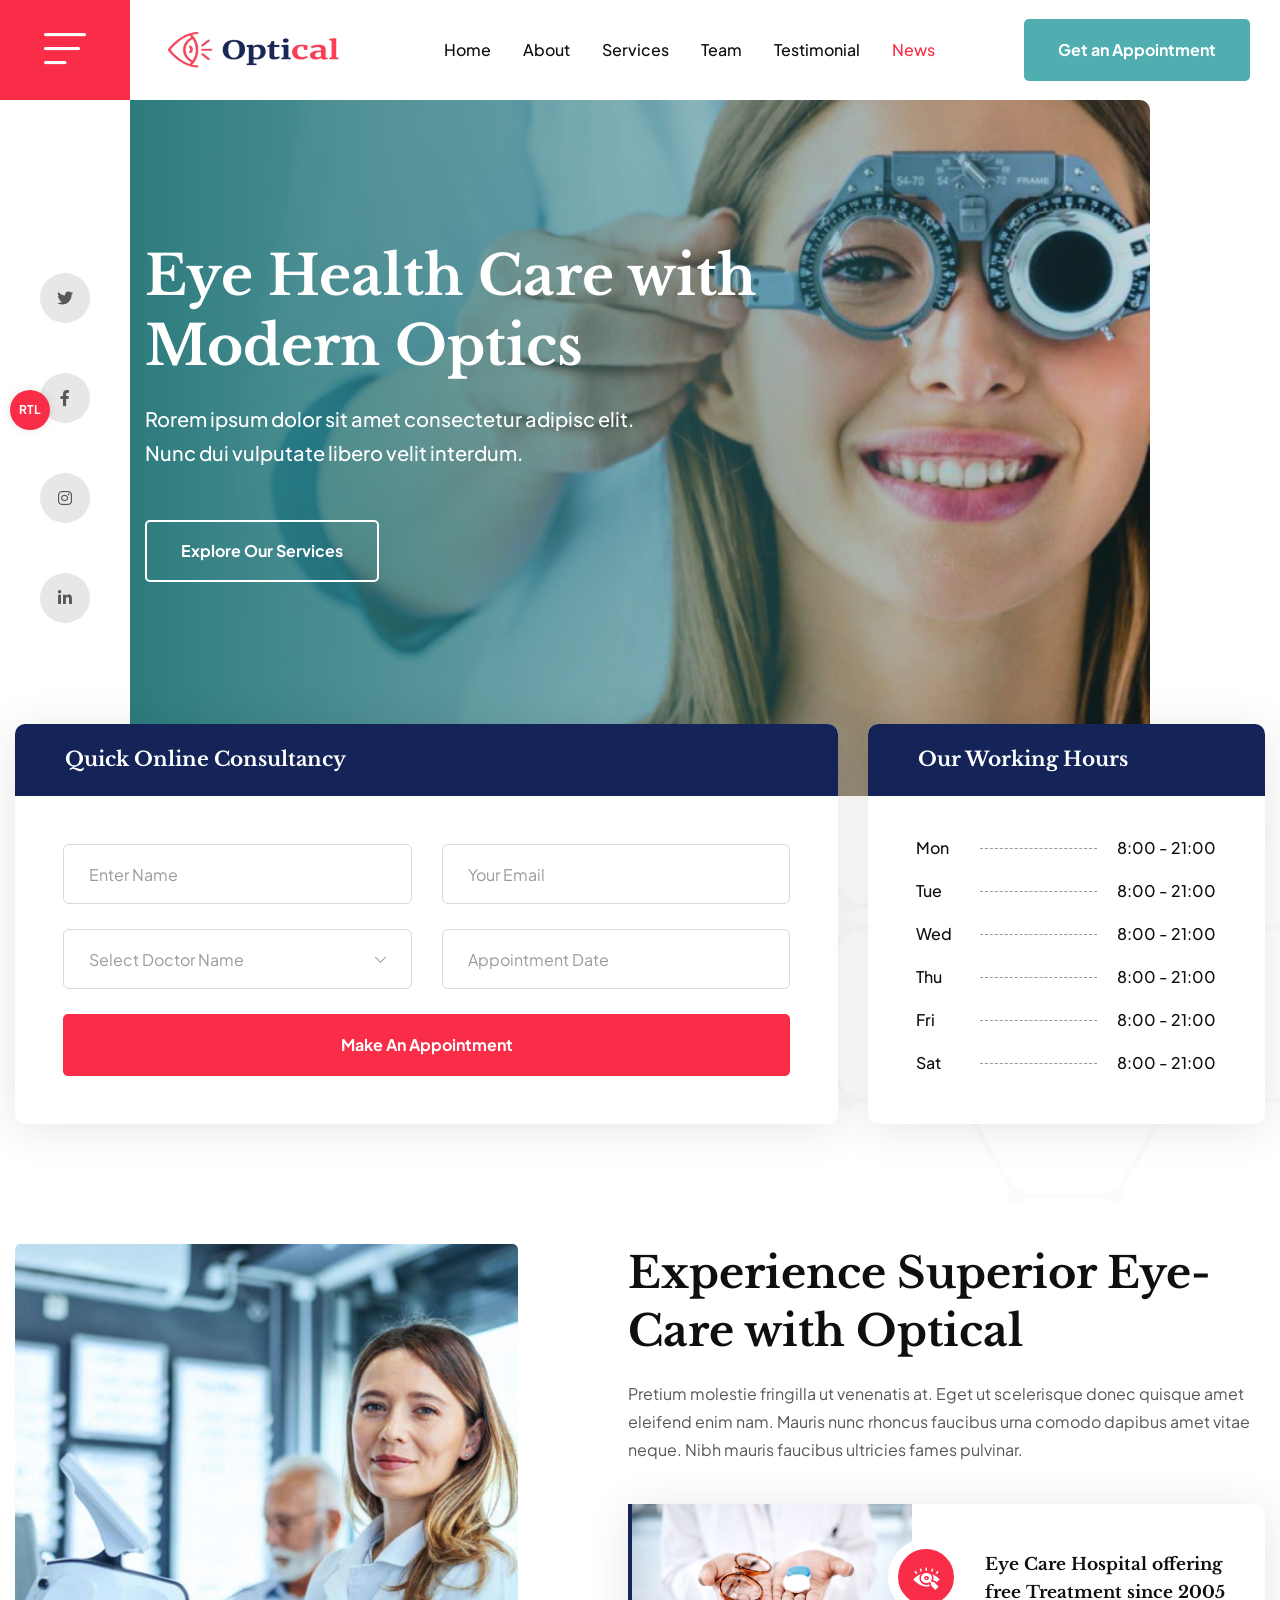
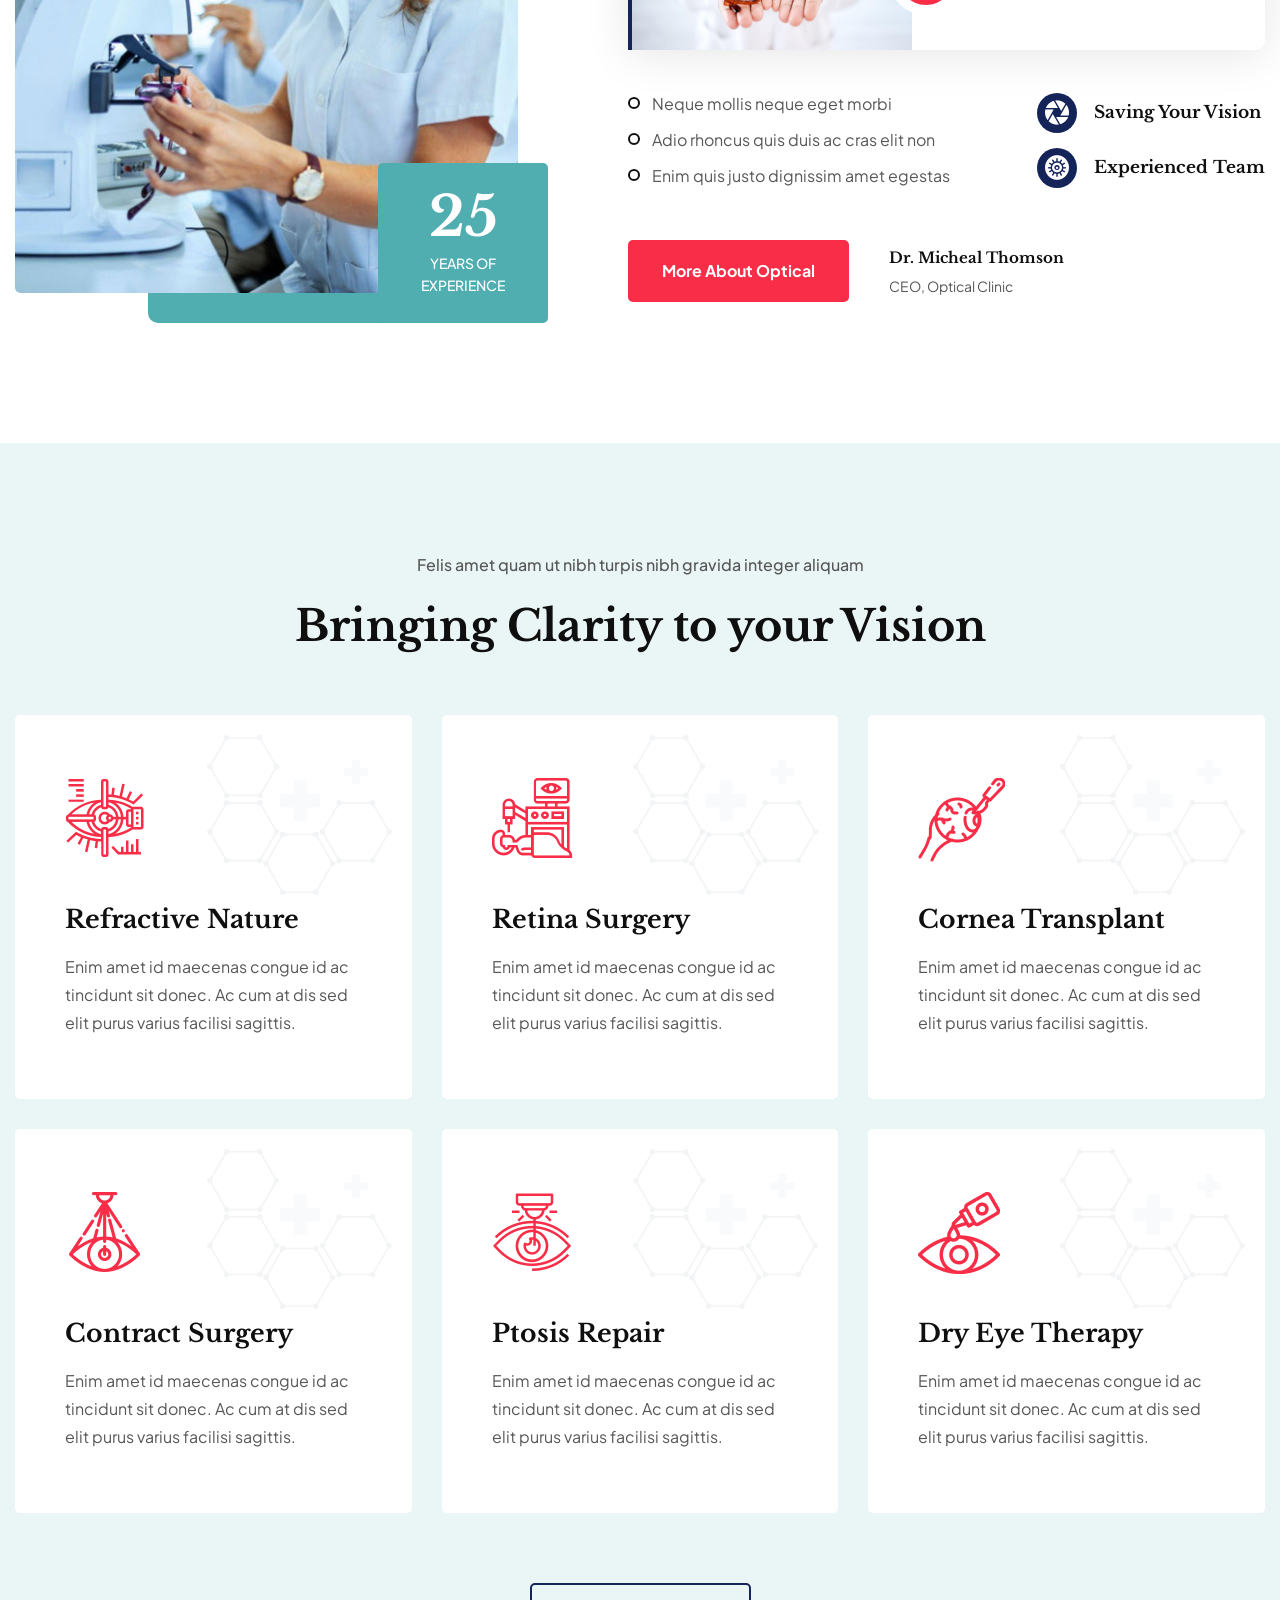
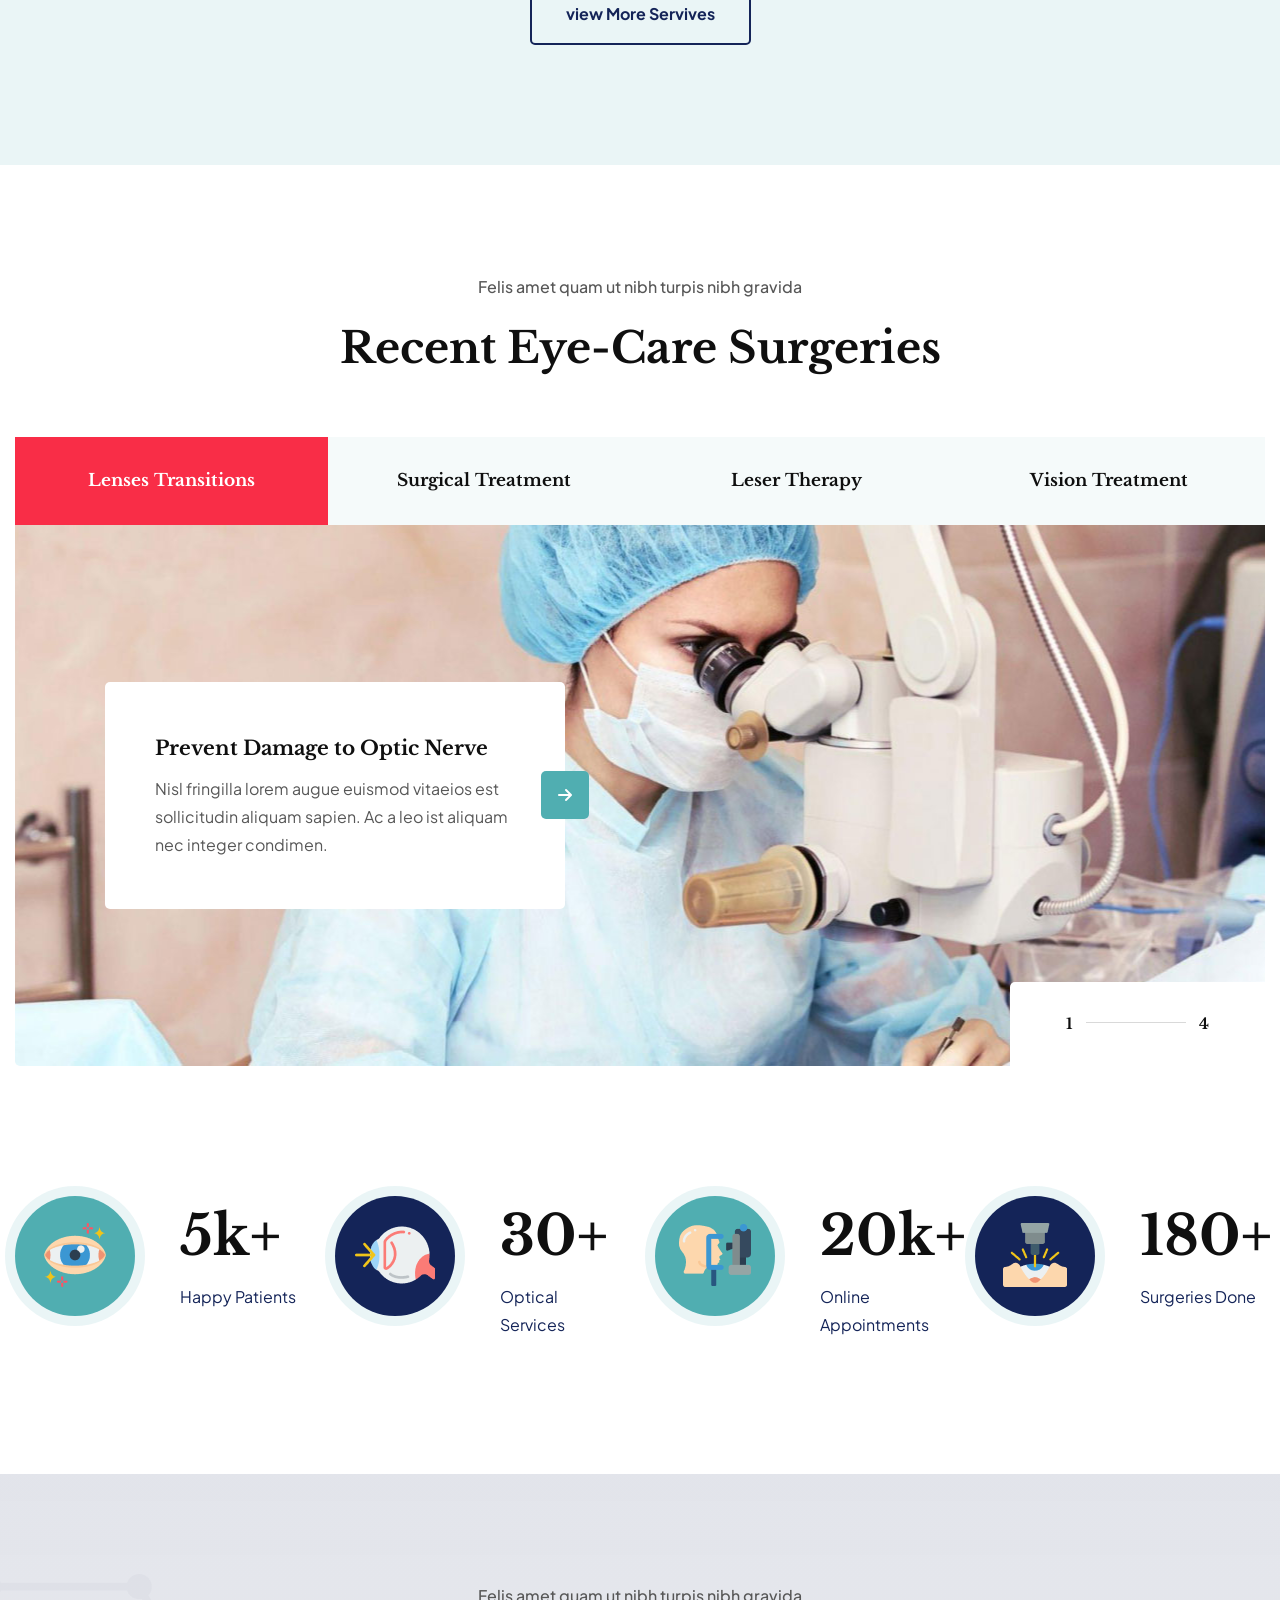
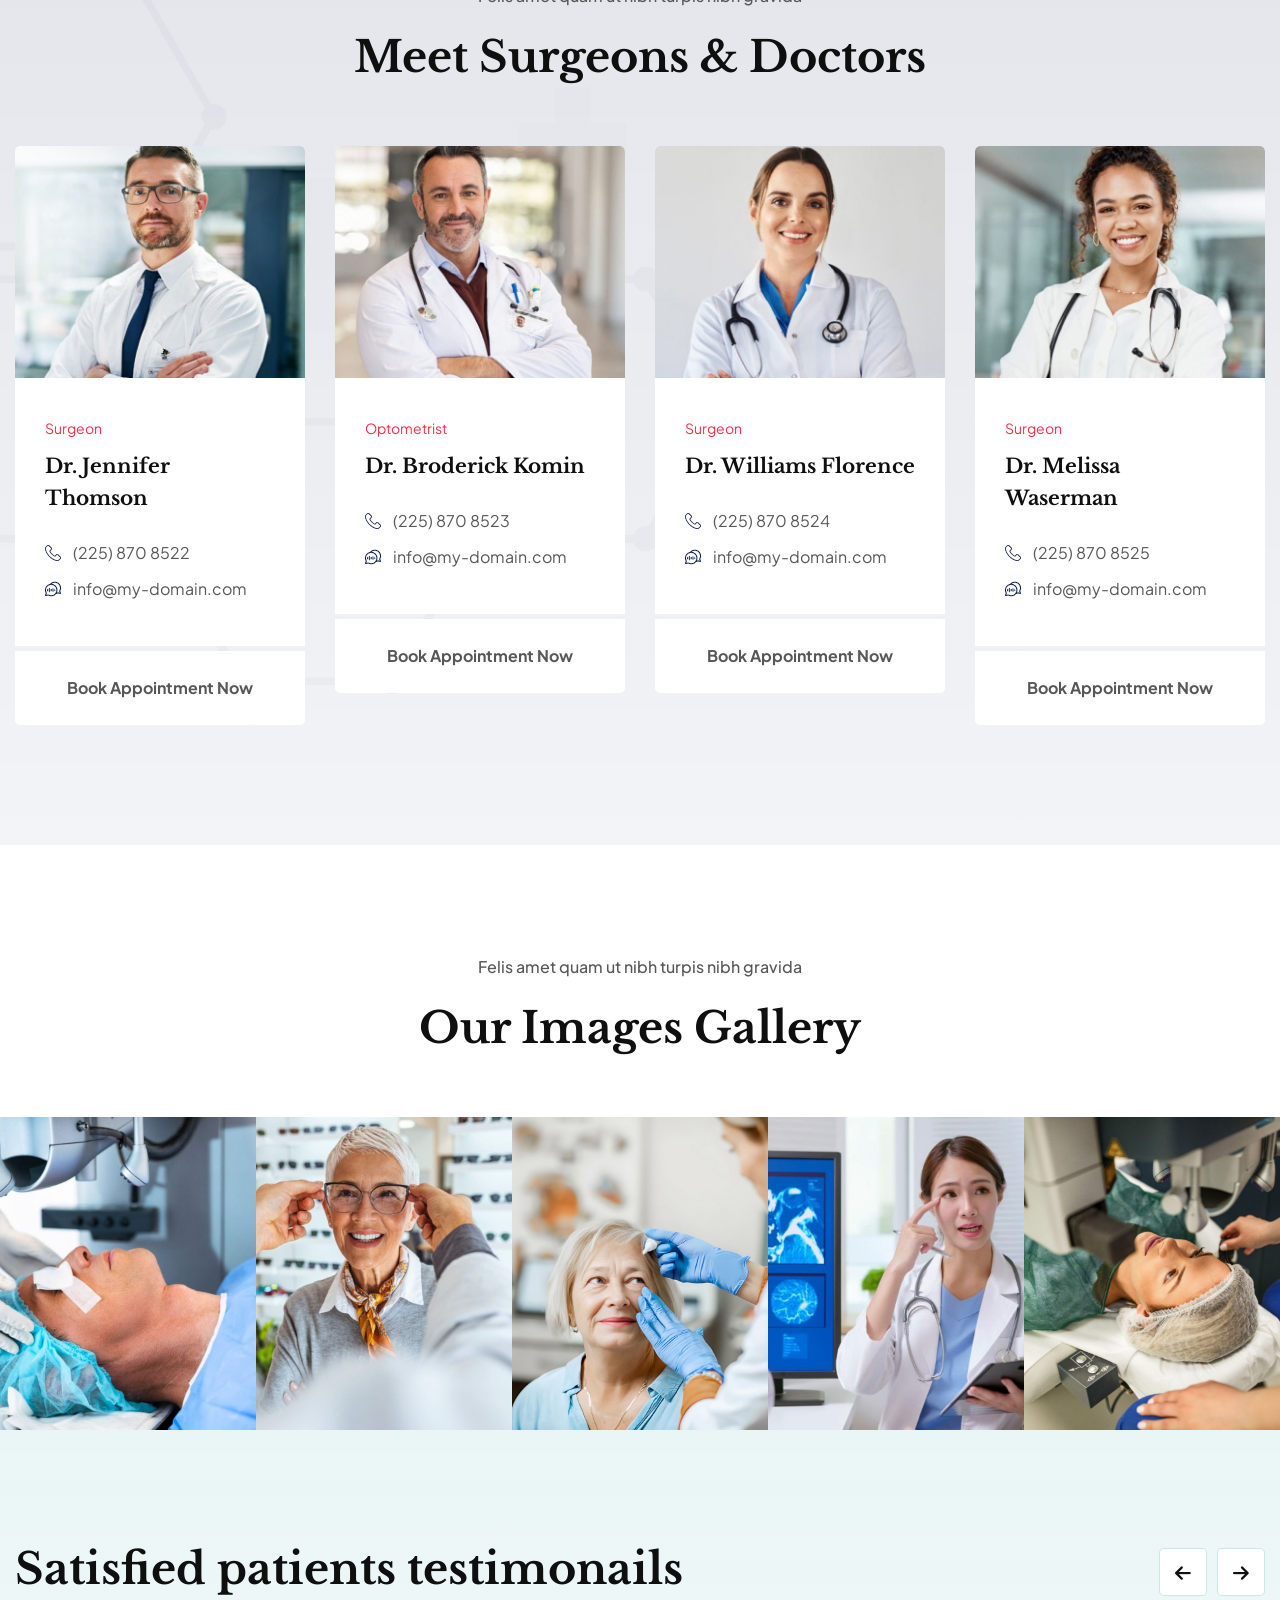
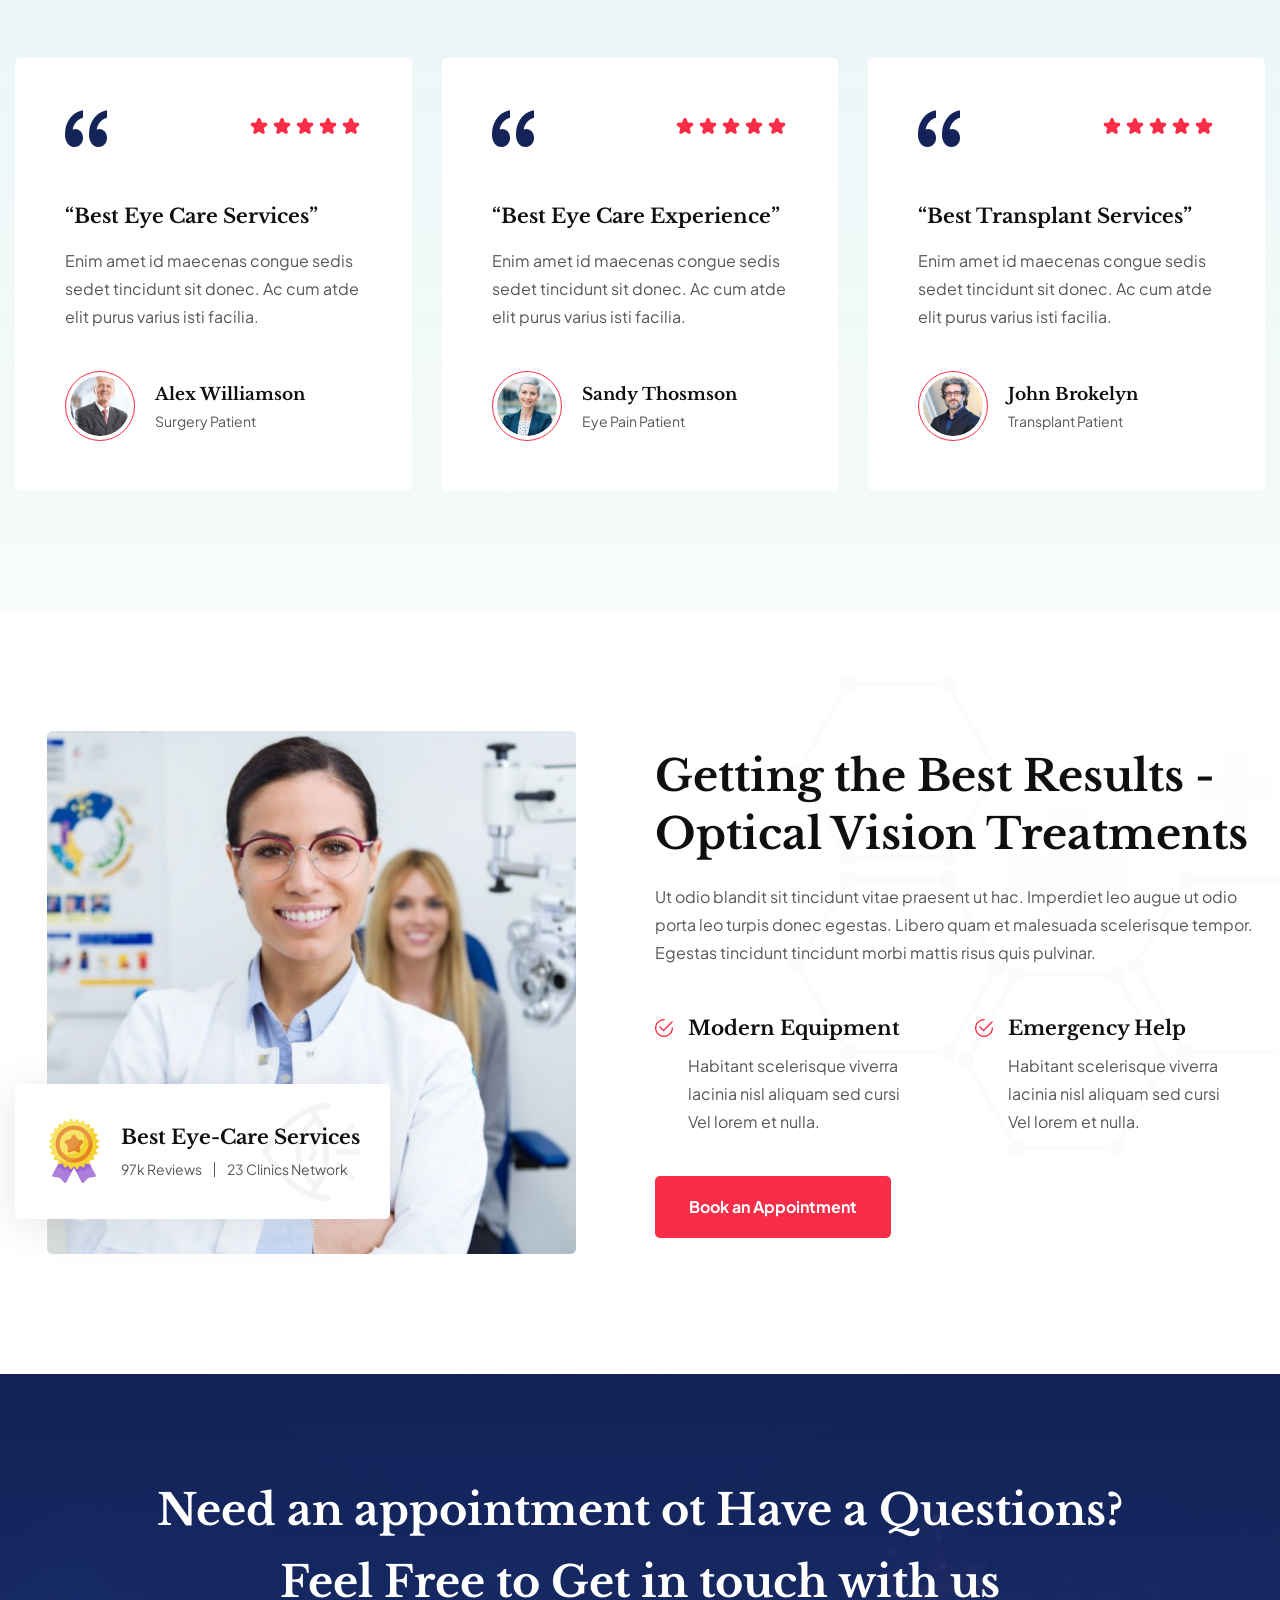
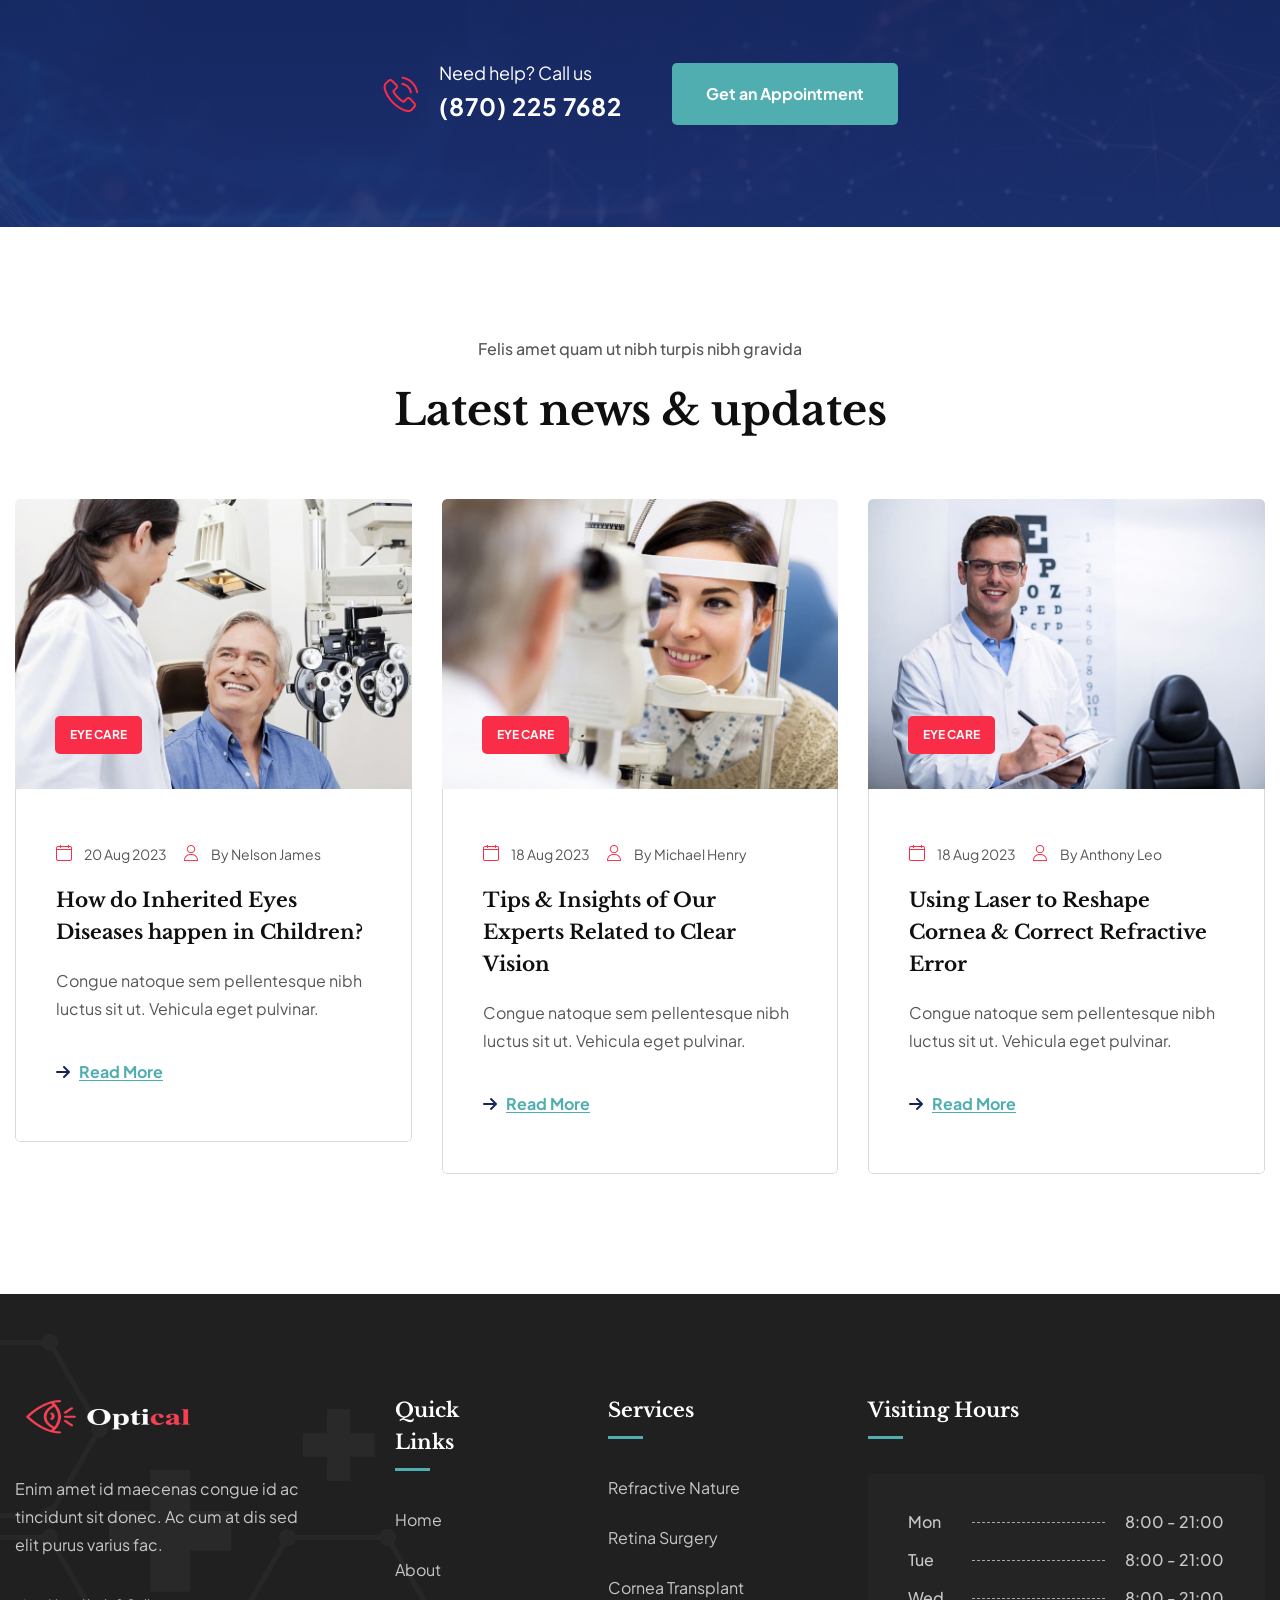
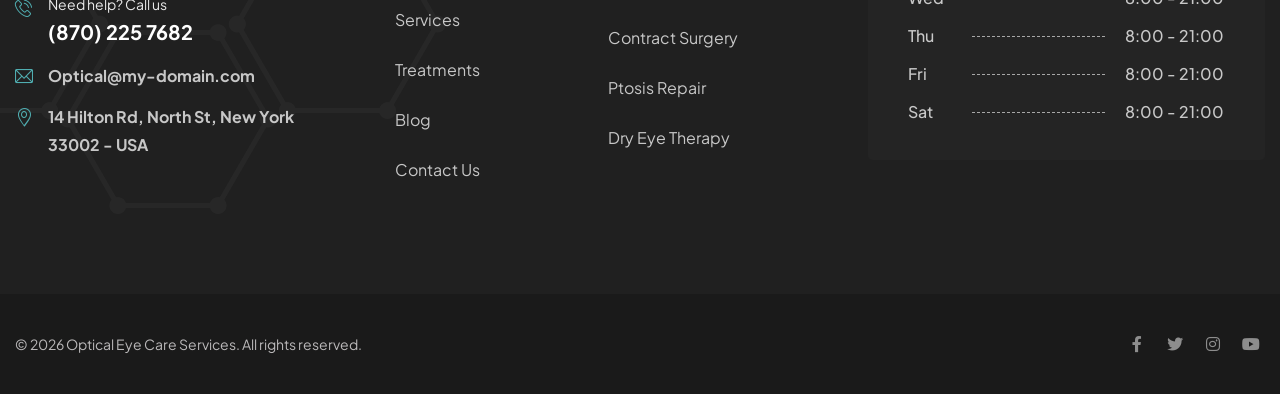
<file: index-3.html>
<!DOCTYPE html>
<html lang="en">


<head>
<meta charset="utf-8">
<meta http-equiv="X-UA-Compatible" content="IE=edge">
<meta name="viewport" content="width=device-width, initial-scale=1.0, maximum-scale=1.0, user-scalable=0">

<title>Optical</title>

<!-- Fav Icon -->
<link rel="icon" href="assets/images/favicon.ico" type="image/x-icon">

<!-- Google Fonts -->
<link href="https://fonts.googleapis.com/css2?family=Libre+Baskerville:ital,wght@0,400;0,700;1,400&amp;display=swap" rel="stylesheet">
<link href="https://fonts.googleapis.com/css2?family=Plus+Jakarta+Sans:ital,wght@0,200;0,300;0,400;0,500;0,600;0,700;0,800;1,200;1,300;1,400;1,500;1,600;1,700;1,800&amp;display=swap" rel="stylesheet">

<!-- Stylesheets -->
<link href="assets/css/font-awesome-all.css" rel="stylesheet">
<link href="assets/css/flaticon.css" rel="stylesheet">
<link href="assets/css/owl.css" rel="stylesheet">
<link href="assets/css/bootstrap.css" rel="stylesheet">
<link href="assets/css/jquery.fancybox.min.css" rel="stylesheet">
<link href="assets/css/animate.css" rel="stylesheet">
<link href="assets/css/nice-select.css" rel="stylesheet">
<link href="assets/css/jquery-ui.css" rel="stylesheet">
<link href="assets/css/elpath.css" rel="stylesheet">
<link href="assets/css/color.css" id="jssDefault" rel="stylesheet">
<link href="assets/css/rtl.css" rel="stylesheet">
<link href="assets/css/style.css" rel="stylesheet">
<link href="assets/css/module-css/banner.css" rel="stylesheet">
<link href="assets/css/module-css/about.css" rel="stylesheet">
<link href="assets/css/module-css/appointment.css" rel="stylesheet">
<link href="assets/css/module-css/service.css" rel="stylesheet">
<link href="assets/css/module-css/surgeries.css" rel="stylesheet">
<link href="assets/css/module-css/funfact.css" rel="stylesheet">
<link href="assets/css/module-css/team.css" rel="stylesheet">
<link href="assets/css/module-css/gallery.css" rel="stylesheet">
<link href="assets/css/module-css/testimonial.css" rel="stylesheet">
<link href="assets/css/module-css/chooseus.css" rel="stylesheet">
<link href="assets/css/module-css/cta.css" rel="stylesheet">
<link href="assets/css/module-css/news.css" rel="stylesheet">
<link href="assets/css/responsive.css" rel="stylesheet">

</head>


<!-- page wrapper -->
<body>

    <div class="boxed_wrapper ltr">


        


        <!-- page-direction -->
        <div class="page_direction">
            <div class="demo-rtl direction_switch"><button class="rtl">RTL</button></div>
            <div class="demo-ltr direction_switch"><button class="ltr">LTR</button></div>
        </div>
        <!-- page-direction end -->


        <!-- sidebar cart item -->
        <div class="xs-sidebar-group info-group info-sidebar">
            <div class="xs-overlay xs-bg-black"></div>
            <div class="xs-overlay xs-overlay-2 xs-bg-black"></div>
            <div class="xs-overlay xs-overlay-3 xs-bg-black"></div>
            <div class="xs-overlay xs-overlay-4 xs-bg-black"></div>
            <div class="xs-overlay xs-overlay-5 xs-bg-black"></div>
            <div class="xs-sidebar-widget">
                <div class="sidebar-widget-container">
                    <div class="widget-heading">
                        <a href="#" class="close-side-widget">X</a>
                    </div>
                    <div class="sidebar-textwidget">
                        <div class="sidebar-info-contents">
                            <div class="content-inner">
                                <div class="logo">
                                    <a href="index.html"><img src="assets/images/logo.png" alt="" /></a>
                                </div>
                                <div class="text">
                                    <h3>Eye Health Care with Modern Optics</h3>
                                    <p>Pretium molestie fringilla ut venenatis at. Eget ut scelerisque donec quisque amet eleifend enim nam. Mauris nunc rhoncus faucibus urna comodo dapibus amet vitae neque. Nibh mauris faucibus ultricies fames pulvinar.</p>
                                </div>
                                <div class="info-box">
                                    <h3>Conatct Us</h3>
                                    <ul class="info clearfix">
                                        <li><div class="icon"><i class="icon-38"></i></div>54B, Tailstoi Town 5238 MT, La city, IA 522364</li>
                                        <li><div class="icon"><i class="icon-37"></i></div><a href="mailto:contact@wellson.com">contact@wellson.com</a></li>
                                        <li><div class="icon"><i class="icon-2"></i></div><a href="tel:18004567890">+1800 456 7890</a></li>
                                    </ul>
                                </div>
                                <div class="subscribe-inner">
                                    <h3>Newsletter Subscription</h3>
                                    <form action="https://azim.hostlin.com/Optical/contact.html" method="post">
                                        <div class="form-group">
                                            <input type="email" name="email" placeholder="Enter Email Address" required="">
                                            <button type="submit" class="theme-btn btn-one">subscribe now</button>
                                        </div>
                                    </form>
                                </div>
                            </div>
                        </div>
                    </div>
                </div>
            </div>
        </div>
        <!-- END sidebar widget item -->


        <!-- main header -->
        <header class="main-header">
            <!-- header-lower -->
            <div class="header-lower">
                <div class="nav-btn nav-toggler navSidebar-button"><i class="icon-1"></i></div>
                <div class="outer-container">
                    <div class="outer-box">
                        <div class="logo-box">
                            <figure class="logo"><a href="index.html"><img src="assets/images/logo.png" alt=""></a></figure>
                        </div>
                        <div class="menu-area">
                            <!--Mobile Navigation Toggler-->
                            <div class="mobile-nav-toggler">
                                <i class="icon-bar"></i>
                                <i class="icon-bar"></i>
                                <i class="icon-bar"></i>
                            </div>
                            <nav class="main-menu navbar-expand-md navbar-light clearfix">
                                <div class="collapse navbar-collapse show clearfix" id="navbarSupportedContent">
                                    <ul class="navigation scroll-nav clearfix">
                                        <li class="dropdown"><a href="index-onepage.html">Home</a>
                                            <ul>
                                                <li><a href="index.html">Home One</a></li>
                                                <li><a href="index-2.html">Home Two</a></li>
                                                <li><a href="index-3.html">OnePage Home</a></li>
                                            </ul>
                                        </li>
                                        <li><a href="#about">About</a></li>
                                        <li><a href="#service">Services</a></li>
                                        <li><a href="#team">Team</a></li>
                                        <li><a href="#testimonial">Testimonial</a></li>
                                        <li><a href="#news">News</a></li>
                                    </ul>
                                </div>
                            </nav>
                        </div>
                        <div class="menu-right-content">
                            <div class="support-box">
                                <div class="icon-box"><i class="icon-2"></i></div>
                                <p><span>Need help?</span> Call us</p>
                                <a href="tel:8702257682">(870) 225 7682</a>
                            </div>
                            <div class="btn-box"><a href="index.html" class="theme-btn btn-two">Get an Appointment</a></div>
                        </div>
                    </div>
                </div>
            </div>

            <!--sticky Header-->
            <div class="sticky-header">
                <div class="auto-container">
                    <div class="outer-box">
                        <div class="logo-box">
                            <figure class="logo"><a href="index.html"><img src="assets/images/logo.png" alt=""></a></figure>
                        </div>
                        <div class="menu-area">
                            <nav class="main-menu clearfix">
                                <!--Keep This Empty / Menu will come through Javascript-->
                            </nav>
                        </div>
                        <div class="menu-right-content">
                            <div class="support-box">
                                <div class="icon-box"><i class="icon-2"></i></div>
                                <p><span>Need help?</span> Call us</p>
                                <a href="tel:8702257682">(870) 225 7682</a>
                            </div>
                            <div class="btn-box"><a href="index.html" class="theme-btn btn-two">Get an Appointment</a></div>
                        </div>
                    </div>
                </div>
            </div>
        </header>
        <!-- main-header end -->


        <!-- Mobile Menu  -->
        <div class="mobile-menu">
            <div class="menu-backdrop"></div>
            <div class="close-btn"><i class="fas fa-times"></i></div>
            
            <nav class="menu-box">
                <div class="nav-logo"><a href="index.html"><img src="assets/images/logo-2.png" alt="" title=""></a></div>
                <div class="menu-outer"><!--Here Menu Will Come Automatically Via Javascript / Same Menu as in Header--></div>
                <div class="contact-info">
                    <h4>Contact Info</h4>
                    <ul>
                        <li>Chicago 12, Melborne City, USA</li>
                        <li><a href="tel:+8801682648101">+88 01682648101</a></li>
                        <li><a href="mailto:info@example.com">info@example.com</a></li>
                    </ul>
                </div>
                <div class="social-links">
                    <ul class="clearfix">
                        <li><a href="index.html"><span class="fab fa-twitter"></span></a></li>
                        <li><a href="index.html"><span class="fab fa-facebook-square"></span></a></li>
                        <li><a href="index.html"><span class="fab fa-pinterest-p"></span></a></li>
                        <li><a href="index.html"><span class="fab fa-instagram"></span></a></li>
                        <li><a href="index.html"><span class="fab fa-youtube"></span></a></li>
                    </ul>
                </div>
            </nav>
        </div><!-- End Mobile Menu -->


        <!-- banner-section -->
        <section class="banner-section p_relative">
            <div class="banner-carousel owl-theme owl-carousel owl-dots-none owl-nav-none">
                <div class="slide-item p_relative">
                    <div class="bg-layer" style="background-image: url(assets/images/banner/banner-1.jpg);"></div>
                    <div class="auto-container">
                        <div class="content-box">
                            <h2>Eye Health Care with Modern Optics</h2>
                            <p>Rorem ipsum dolor sit amet consectetur adipisc elit. <br />Nunc dui vulputate libero velit interdum.</p>
                            <div class="btn-box">
                                <a href="index.html" class="theme-btn btn-three">Explore Our Services</a>
                            </div>
                        </div> 
                    </div>
                </div>
                <div class="slide-item p_relative">
                    <div class="bg-layer" style="background-image: url(assets/images/banner/banner-2.jpg);"></div>
                    <div class="auto-container">
                        <div class="content-box">
                            <h2>Eye Health Care with Modern Optics</h2>
                            <p>Rorem ipsum dolor sit amet consectetur adipisc elit. <br />Nunc dui vulputate libero velit interdum.</p>
                            <div class="btn-box">
                                <a href="index.html" class="theme-btn btn-three">Explore Our Services</a>
                            </div>
                        </div>
                    </div>
                </div>
            </div>
            <ul class="social-links clearfix">
                <li><a href="index.html"><i class="fab fa-twitter"></i></a></li>
                <li><a href="index.html"><i class="fab fa-facebook-f"></i></a></li>
                <li><a href="index.html"><i class="fab fa-instagram"></i></a></li>
                <li><a href="index.html"><i class="fab fa-linkedin-in"></i></a></li>
            </ul>
        </section>
        <!-- banner-section end -->


        <!-- appointment-section -->
        <section class="appointment-section">
            <div class="pattern-layer" style="background-image: url(assets/images/shape/shape-1.png);"></div>
            <div class="auto-container">
                <div class="inner-container">
                    <div class="row clearfix">
                        <div class="col-lg-8 col-md-12 col-sm-12 form-column">
                            <div class="inner-box">
                                <h4>Quick Online Consultancy</h4>
                                <div class="form-inner">
                                    <form method="post" action="https://azim.hostlin.com/Optical/index.html">
                                        <div class="row clearfix">
                                            <div class="col-lg-6 col-md-6 col-sm-12 form-group">
                                                <input type="text" name="name" placeholder="Enter Name" required>
                                            </div>
                                            <div class="col-lg-6 col-md-6 col-sm-12 form-group">
                                                <input type="email" name="email" placeholder="Your Email" required>
                                            </div>
                                            <div class="col-lg-6 col-md-6 col-sm-12 form-group">
                                                <div class="select-box">
                                                    <select class="wide">
                                                       <option data-display="Select Doctor Name">Select Doctor Name</option>
                                                       <option value="1">Dr. Jennifer Thomson</option>
                                                       <option value="2">Dr. Broderick Komin</option>
                                                       <option value="3">Dr. Williams Florence</option>
                                                       <option value="4">Dr. Melissa Waserman</option>
                                                    </select>
                                                </div>
                                            </div>
                                            <div class="col-lg-6 col-md-6 col-sm-12 form-group">
                                                <input type="text" name="date" placeholder="Appointment Date" id="datepicker">
                                            </div>
                                            <div class="col-lg-12 col-md-12 col-sm-12 form-group message-btn">
                                                <button type="submit" class="theme-btn btn-one">Make An Appointment</button>
                                            </div>
                                        </div>
                                    </form>
                                </div>
                            </div>
                        </div>
                        <div class="col-lg-4 col-md-12 col-sm-12 schedule-column">
                            <div class="inner-box">
                                <h4>Our Working Hours</h4>
                                <div class="schedule-box">
                                    <ul class="list-item clearfix">
                                        <li>
                                            <span class="day">Mon</span>
                                            <div class="line"></div>
                                            <span class="time">8:00 - 21:00</span>
                                        </li>
                                        <li>
                                            <span class="day">Tue</span>
                                            <div class="line"></div>
                                            <span class="time">8:00 - 21:00</span>
                                        </li>
                                        <li>
                                            <span class="day">Wed</span>
                                            <div class="line"></div>
                                            <span class="time">8:00 - 21:00</span>
                                        </li>
                                        <li>
                                            <span class="day">Thu</span>
                                            <div class="line"></div>
                                            <span class="time">8:00 - 21:00</span>
                                        </li>
                                        <li>
                                            <span class="day">Fri</span>
                                            <div class="line"></div>
                                            <span class="time">8:00 - 21:00</span>
                                        </li>
                                        <li>
                                            <span class="day">Sat</span>
                                            <div class="line"></div>
                                            <span class="time">8:00 - 21:00</span>
                                        </li>
                                    </ul>
                                </div>
                            </div>
                        </div>
                    </div>
                </div>
            </div>
        </section>
        <!-- appointment-section end -->


        <!-- about-section -->
        <section class="about-section pt_120 pb_120" id="about">
            <div class="auto-container">
                <div class="row clearfix">
                    <div class="col-lg-5 col-md-12 col-sm-12 image-column">
                        <div class="image_block_one">
                            <div class="image-box pr_30 pb_30">
                                <figure class="image"><img src="assets/images/resource/about-1.jpg" alt=""></figure>
                                <div class="experience-box">
                                    <h2>25</h2>
                                    <span>Years of Experience</span>
                                </div>
                            </div>
                        </div>
                    </div>
                    <div class="col-lg-7 col-md-12 col-sm-12 content-column">
                        <div class="content_block_one">
                            <div class="content-box ml_80">
                                <div class="sec-title mb_20">
                                    <h2>Experience Superior Eye- Care with Optical</h2>
                                </div>
                                <div class="text-box mb_40">
                                    <p>Pretium molestie fringilla ut venenatis at. Eget ut scelerisque donec quisque amet eleifend enim nam. Mauris nunc rhoncus faucibus urna comodo dapibus amet vitae neque. Nibh mauris faucibus ultricies fames pulvinar.</p>
                                </div>
                                <div class="inner-box mb_40">
                                    <figure class="image"><img src="assets/images/resource/about-2.jpg" alt=""></figure>
                                    <div class="text-box">
                                        <div class="icon-box"><i class="icon-4"></i></div>
                                        <h5>Eye Care Hospital offering free Treatment since 2005</h5>
                                    </div>
                                </div>
                                <div class="list-inner mb_50">
                                    <ul class="list-style-one clearfix">
                                        <li>Neque mollis neque eget morbi</li>
                                        <li>Adio rhoncus quis duis ac cras elit non</li>
                                        <li>Enim quis justo dignissim amet egestas</li>
                                    </ul>
                                    <ul class="list-item clearfix">
                                        <li>
                                            <div class="icon"><i class="icon-5"></i></div>
                                            <h5>Saving Your Vision</h5>
                                        </li>
                                        <li>
                                            <div class="icon"><i class="icon-6"></i></div>
                                            <h5>Experienced Team</h5>
                                        </li>
                                    </ul>
                                </div>
                                <div class="lower-box">
                                    <div class="btn-box mr_40"><a href="about.html" class="theme-btn btn-one">More About  Optical</a></div>
                                    <div class="author-box">
                                        <h6>Dr. Micheal Thomson</h6>
                                        <span class="designation">CEO, Optical Clinic</span>
                                    </div>
                                </div>
                            </div>
                        </div>
                    </div>
                </div>
            </div>
        </section>
        <!-- about-section end -->


        <!-- service-section -->
        <section class="service-section pt_110 pb_120" id="service">
            <div class="auto-container">
                <div class="sec-title centred mb_60">
                    <p>Felis amet quam ut nibh turpis nibh gravida integer aliquam</p>
                    <h2>Bringing Clarity to your Vision</h2>
                </div>
                <div class="row clearfix">
                    <div class="col-lg-4 col-md-6 col-sm-12 service-block">
                        <div class="service-block-one wow fadeInUp animated" data-wow-delay="00ms" data-wow-duration="1500ms">
                            <div class="inner-box">
                                <div class="shape" style="background-image: url(assets/images/shape/shape-2.png);"></div>
                                <div class="overlay-shape" style="background-image: url(assets/images/shape/shape-3.png);"></div>
                                <div class="icon-box"><i class="icon-7"></i></div>
                                <h3><a href="service-details.html">Refractive Nature</a></h3>
                                <p>Enim amet id maecenas congue id ac tincidunt sit donec. Ac cum at dis sed elit purus varius facilisi sagittis.</p>
                            </div>
                        </div>
                    </div>
                    <div class="col-lg-4 col-md-6 col-sm-12 service-block">
                        <div class="service-block-one wow fadeInUp animated" data-wow-delay="300ms" data-wow-duration="1500ms">
                            <div class="inner-box">
                                <div class="shape" style="background-image: url(assets/images/shape/shape-2.png);"></div>
                                <div class="overlay-shape" style="background-image: url(assets/images/shape/shape-3.png);"></div>
                                <div class="icon-box"><i class="icon-8"></i></div>
                                <h3><a href="service-details.html">Retina Surgery</a></h3>
                                <p>Enim amet id maecenas congue id ac tincidunt sit donec. Ac cum at dis sed elit purus varius facilisi sagittis.</p>
                            </div>
                        </div>
                    </div>
                    <div class="col-lg-4 col-md-6 col-sm-12 service-block">
                        <div class="service-block-one wow fadeInUp animated" data-wow-delay="600ms" data-wow-duration="1500ms">
                            <div class="inner-box">
                                <div class="shape" style="background-image: url(assets/images/shape/shape-2.png);"></div>
                                <div class="overlay-shape" style="background-image: url(assets/images/shape/shape-3.png);"></div>
                                <div class="icon-box"><img src="assets/images/icons/icon-1.png" alt=""></div>
                                <h3><a href="service-details.html">Cornea Transplant</a></h3>
                                <p>Enim amet id maecenas congue id ac tincidunt sit donec. Ac cum at dis sed elit purus varius facilisi sagittis.</p>
                            </div>
                        </div>
                    </div>
                    <div class="col-lg-4 col-md-6 col-sm-12 service-block">
                        <div class="service-block-one wow fadeInUp animated" data-wow-delay="00ms" data-wow-duration="1500ms">
                            <div class="inner-box">
                                <div class="shape" style="background-image: url(assets/images/shape/shape-2.png);"></div>
                                <div class="overlay-shape" style="background-image: url(assets/images/shape/shape-3.png);"></div>
                                <div class="icon-box"><i class="icon-10"></i></div>
                                <h3><a href="service-details.html">Contract Surgery</a></h3>
                                <p>Enim amet id maecenas congue id ac tincidunt sit donec. Ac cum at dis sed elit purus varius facilisi sagittis.</p>
                            </div>
                        </div>
                    </div>
                    <div class="col-lg-4 col-md-6 col-sm-12 service-block">
                        <div class="service-block-one wow fadeInUp animated" data-wow-delay="300ms" data-wow-duration="1500ms">
                            <div class="inner-box">
                                <div class="shape" style="background-image: url(assets/images/shape/shape-2.png);"></div>
                                <div class="overlay-shape" style="background-image: url(assets/images/shape/shape-3.png);"></div>
                                <div class="icon-box"><i class="icon-11"></i></div>
                                <h3><a href="service-details.html">Ptosis Repair</a></h3>
                                <p>Enim amet id maecenas congue id ac tincidunt sit donec. Ac cum at dis sed elit purus varius facilisi sagittis.</p>
                            </div>
                        </div>
                    </div>
                    <div class="col-lg-4 col-md-6 col-sm-12 service-block">
                        <div class="service-block-one wow fadeInUp animated" data-wow-delay="600ms" data-wow-duration="1500ms">
                            <div class="inner-box">
                                <div class="shape" style="background-image: url(assets/images/shape/shape-2.png);"></div>
                                <div class="overlay-shape" style="background-image: url(assets/images/shape/shape-3.png);"></div>
                                <div class="icon-box"><img src="assets/images/icons/icon-2.png" alt=""></div>
                                <h3><a href="service-details.html">Dry Eye Therapy</a></h3>
                                <p>Enim amet id maecenas congue id ac tincidunt sit donec. Ac cum at dis sed elit purus varius facilisi sagittis.</p>
                            </div>
                        </div>
                    </div>
                </div>
                <div class="more-btn centred pt_40">
                    <a href="service.html" class="theme-btn btn-three">view More Servives </a>
                </div>
            </div>
        </section>
        <!-- service-section end -->


        <!-- surgeries-section -->
        <section class="surgeries-section pt_110 pb_120">
            <div class="auto-container">
                <div class="sec-title mb_60 centred">
                    <p>Felis amet quam ut nibh turpis nibh gravida</p>
                    <h2>Recent Eye-Care Surgeries </h2>
                </div>
                <div class="testing-tab">
                    <div class="tab-btn-box centred">
                        <ul class="tab-btns testing-tab-btns clearfix">
                            <li class="p-tab-btn active-btn" data-tab="#tab-1"><h5>Lenses Transitions</h5></li>
                            <li class="p-tab-btn" data-tab="#tab-2"><h5>Surgical Treatment</h5></li>
                            <li class="p-tab-btn" data-tab="#tab-3"><h5>Leser Therapy</h5></li>
                            <li class="p-tab-btn" data-tab="#tab-4"><h5>Vision Treatment</h5></li>
                        </ul>
                    </div>
                    <div class="p-tabs-content">
                        <div class="p-tab active-tab" id="tab-1">
                            <div class="single-item-carousel owl-carousel owl-theme owl-nav-none">
                                <div class="content-box" style="background-image: url(assets/images/resource/surgeries-1.jpg);">
                                    <div class="inner-box">
                                        <h4>Prevent Damage to Optic Nerve</h4>
                                        <p>Nisl fringilla lorem augue euismod vitaeios est sollicitudin aliquam sapien. Ac a leo ist aliquam nec integer condimen.</p>
                                        <a href="service-details.html"><i class="fas fa-arrow-right"></i></a>
                                    </div>
                                </div>
                                <div class="content-box" style="background-image: url(assets/images/resource/surgeries-2.jpg);">
                                    <div class="inner-box">
                                        <h4>Prevent Damage to Optic Nerve</h4>
                                        <p>Nisl fringilla lorem augue euismod vitaeios est sollicitudin aliquam sapien. Ac a leo ist aliquam nec integer condimen.</p>
                                        <a href="service-details.html"><i class="fas fa-arrow-right"></i></a>
                                    </div>
                                </div>
                                <div class="content-box" style="background-image: url(assets/images/resource/surgeries-1.jpg);">
                                    <div class="inner-box">
                                        <h4>Prevent Damage to Optic Nerve</h4>
                                        <p>Nisl fringilla lorem augue euismod vitaeios est sollicitudin aliquam sapien. Ac a leo ist aliquam nec integer condimen.</p>
                                        <a href="service-details.html"><i class="fas fa-arrow-right"></i></a>
                                    </div>
                                </div>
                                <div class="content-box" style="background-image: url(assets/images/resource/surgeries-2.jpg);">
                                    <div class="inner-box">
                                        <h4>Prevent Damage to Optic Nerve</h4>
                                        <p>Nisl fringilla lorem augue euismod vitaeios est sollicitudin aliquam sapien. Ac a leo ist aliquam nec integer condimen.</p>
                                        <a href="service-details.html"><i class="fas fa-arrow-right"></i></a>
                                    </div>
                                </div>
                            </div>
                        </div>
                        <div class="p-tab" id="tab-2">
                            <div class="single-item-carousel owl-carousel owl-theme owl-nav-none">
                                <div class="content-box" style="background-image: url(assets/images/resource/surgeries-1.jpg);">
                                    <div class="inner-box">
                                        <h4>Prevent Damage to Optic Nerve</h4>
                                        <p>Nisl fringilla lorem augue euismod vitaeios est sollicitudin aliquam sapien. Ac a leo ist aliquam nec integer condimen.</p>
                                        <a href="service-details.html"><i class="fas fa-arrow-right"></i></a>
                                    </div>
                                </div>
                                <div class="content-box" style="background-image: url(assets/images/resource/surgeries-2.jpg);">
                                    <div class="inner-box">
                                        <h4>Prevent Damage to Optic Nerve</h4>
                                        <p>Nisl fringilla lorem augue euismod vitaeios est sollicitudin aliquam sapien. Ac a leo ist aliquam nec integer condimen.</p>
                                        <a href="service-details.html"><i class="fas fa-arrow-right"></i></a>
                                    </div>
                                </div>
                                <div class="content-box" style="background-image: url(assets/images/resource/surgeries-1.jpg);">
                                    <div class="inner-box">
                                        <h4>Prevent Damage to Optic Nerve</h4>
                                        <p>Nisl fringilla lorem augue euismod vitaeios est sollicitudin aliquam sapien. Ac a leo ist aliquam nec integer condimen.</p>
                                        <a href="service-details.html"><i class="fas fa-arrow-right"></i></a>
                                    </div>
                                </div>
                                <div class="content-box" style="background-image: url(assets/images/resource/surgeries-2.jpg);">
                                    <div class="inner-box">
                                        <h4>Prevent Damage to Optic Nerve</h4>
                                        <p>Nisl fringilla lorem augue euismod vitaeios est sollicitudin aliquam sapien. Ac a leo ist aliquam nec integer condimen.</p>
                                        <a href="service-details.html"><i class="fas fa-arrow-right"></i></a>
                                    </div>
                                </div>
                            </div>
                        </div>
                        <div class="p-tab" id="tab-3">
                            <div class="single-item-carousel owl-carousel owl-theme owl-nav-none">
                                <div class="content-box" style="background-image: url(assets/images/resource/surgeries-1.jpg);">
                                    <div class="inner-box">
                                        <h4>Prevent Damage to Optic Nerve</h4>
                                        <p>Nisl fringilla lorem augue euismod vitaeios est sollicitudin aliquam sapien. Ac a leo ist aliquam nec integer condimen.</p>
                                        <a href="service-details.html"><i class="fas fa-arrow-right"></i></a>
                                    </div>
                                </div>
                                <div class="content-box" style="background-image: url(assets/images/resource/surgeries-2.jpg);">
                                    <div class="inner-box">
                                        <h4>Prevent Damage to Optic Nerve</h4>
                                        <p>Nisl fringilla lorem augue euismod vitaeios est sollicitudin aliquam sapien. Ac a leo ist aliquam nec integer condimen.</p>
                                        <a href="service-details.html"><i class="fas fa-arrow-right"></i></a>
                                    </div>
                                </div>
                                <div class="content-box" style="background-image: url(assets/images/resource/surgeries-1.jpg);">
                                    <div class="inner-box">
                                        <h4>Prevent Damage to Optic Nerve</h4>
                                        <p>Nisl fringilla lorem augue euismod vitaeios est sollicitudin aliquam sapien. Ac a leo ist aliquam nec integer condimen.</p>
                                        <a href="service-details.html"><i class="fas fa-arrow-right"></i></a>
                                    </div>
                                </div>
                                <div class="content-box" style="background-image: url(assets/images/resource/surgeries-2.jpg);">
                                    <div class="inner-box">
                                        <h4>Prevent Damage to Optic Nerve</h4>
                                        <p>Nisl fringilla lorem augue euismod vitaeios est sollicitudin aliquam sapien. Ac a leo ist aliquam nec integer condimen.</p>
                                        <a href="service-details.html"><i class="fas fa-arrow-right"></i></a>
                                    </div>
                                </div>
                            </div>
                        </div>
                        <div class="p-tab" id="tab-4">
                            <div class="single-item-carousel owl-carousel owl-theme owl-nav-none">
                                <div class="content-box" style="background-image: url(assets/images/resource/surgeries-1.jpg);">
                                    <div class="inner-box">
                                        <h4>Prevent Damage to Optic Nerve</h4>
                                        <p>Nisl fringilla lorem augue euismod vitaeios est sollicitudin aliquam sapien. Ac a leo ist aliquam nec integer condimen.</p>
                                        <a href="service-details.html"><i class="fas fa-arrow-right"></i></a>
                                    </div>
                                </div>
                                <div class="content-box" style="background-image: url(assets/images/resource/surgeries-2.jpg);">
                                    <div class="inner-box">
                                        <h4>Prevent Damage to Optic Nerve</h4>
                                        <p>Nisl fringilla lorem augue euismod vitaeios est sollicitudin aliquam sapien. Ac a leo ist aliquam nec integer condimen.</p>
                                        <a href="service-details.html"><i class="fas fa-arrow-right"></i></a>
                                    </div>
                                </div>
                                <div class="content-box" style="background-image: url(assets/images/resource/surgeries-1.jpg);">
                                    <div class="inner-box">
                                        <h4>Prevent Damage to Optic Nerve</h4>
                                        <p>Nisl fringilla lorem augue euismod vitaeios est sollicitudin aliquam sapien. Ac a leo ist aliquam nec integer condimen.</p>
                                        <a href="service-details.html"><i class="fas fa-arrow-right"></i></a>
                                    </div>
                                </div>
                                <div class="content-box" style="background-image: url(assets/images/resource/surgeries-2.jpg);">
                                    <div class="inner-box">
                                        <h4>Prevent Damage to Optic Nerve</h4>
                                        <p>Nisl fringilla lorem augue euismod vitaeios est sollicitudin aliquam sapien. Ac a leo ist aliquam nec integer condimen.</p>
                                        <a href="service-details.html"><i class="fas fa-arrow-right"></i></a>
                                    </div>
                                </div>
                            </div>
                        </div>
                    </div>
                </div>
            </div>
        </section>
        <!-- surgeries-section end -->


        <!-- funfact-section -->
        <section class="funfact-section pb_120">
            <div class="outer-container">
                <div class="row clearfix">
                    <div class="col-lg-3 col-md-6 col-sm-12 funfact-block">
                        <div class="funfact-block-one wow slideInUp animated" data-wow-delay="00ms" data-wow-duration="1500ms">
                            <div class="inner-box">
                                <div class="icon-box"><img src="assets/images/icons/icon-3.png" alt=""></div>
                                <div class="count-outer count-box">
                                    <span class="count-text" data-speed="1500" data-stop="5">0</span><span>k+</span>
                                </div>
                                <p>Happy Patients</p>
                            </div>
                        </div>
                    </div>
                    <div class="col-lg-3 col-md-6 col-sm-12 funfact-block">
                        <div class="funfact-block-one wow slideInUp animated" data-wow-delay="200ms" data-wow-duration="1500ms">
                            <div class="inner-box">
                                <div class="icon-box"><img src="assets/images/icons/icon-4.png" alt=""></div>
                                <div class="count-outer count-box">
                                    <span class="count-text" data-speed="1500" data-stop="30">0</span><span>+</span>
                                </div>
                                <p>Optical Services</p>
                            </div>
                        </div>
                    </div>
                    <div class="col-lg-3 col-md-6 col-sm-12 funfact-block">
                        <div class="funfact-block-one wow slideInUp animated" data-wow-delay="400ms" data-wow-duration="1500ms">
                            <div class="inner-box">
                                <div class="icon-box"><img src="assets/images/icons/icon-5.png" alt=""></div>
                                <div class="count-outer count-box">
                                    <span class="count-text" data-speed="1500" data-stop="20">0</span><span>k+</span>
                                </div>
                                <p>Online Appointments</p>
                            </div>
                        </div>
                    </div>
                    <div class="col-lg-3 col-md-6 col-sm-12 funfact-block">
                        <div class="funfact-block-one wow slideInUp animated" data-wow-delay="600ms" data-wow-duration="1500ms">
                            <div class="inner-box">
                                <div class="icon-box"><img src="assets/images/icons/icon-6.png" alt=""></div>
                                <div class="count-outer count-box">
                                    <span class="count-text" data-speed="1500" data-stop="180">0</span><span>+</span>
                                </div>
                                <p>Surgeries Done</p>
                            </div>
                        </div>
                    </div>
                </div>
            </div>
        </section>
        <!-- funfact-section end -->


        <!-- team-section -->
        <section class="team-section pt_110 pb_90" id="team">
            <div class="pattern-layer" style="background-image: url(assets/images/shape/shape-4.png);"></div>
            <div class="auto-container">
                <div class="sec-title centred mb_60">
                    <p>Felis amet quam ut nibh turpis nibh gravida</p>
                    <h2>Meet Surgeons & Doctors</h2>
                </div>
                <div class="row clearfix">
                    <div class="col-lg-3 col-md-6 col-sm-12 team-block">
                        <div class="team-block-one wow fadeInUp animated" data-wow-delay="00ms" data-wow-duration="1500ms">
                            <div class="inner-box">
                                <div class="image-box">
                                    <figure class="image"><img src="assets/images/team/team-1.jpg" alt=""></figure>
                                    <ul class="social-links clearfix">
                                        <li><a href="index.html"><i class="fab fa-facebook-f"></i></a></li>
                                        <li><a href="index.html"><i class="fab fa-instagram"></i></a></li>
                                        <li><a href="index.html"><i class="fab fa-linkedin-in"></i></a></li>
                                        <li><a href="index.html"><i class="fab fa-twitter"></i></a></li>
                                    </ul>
                                </div>
                                <div class="lower-content">
                                    <div class="inner">
                                        <span class="designation">Surgeon</span>
                                        <h4><a href="index.html">Dr. Jennifer Thomson</a></h4>
                                        <ul class="info-list clearfix">
                                            <li><img src="assets/images/icons/icon-7.png" alt=""><a href="tel:2258708522">(225) 870 8522</a></li>
                                            <li><img src="assets/images/icons/icon-8.png" alt=""><a href="mailto:info@my-domain.com">info@my-domain.com</a></li>
                                        </ul>
                                    </div>
                                    <div class="link-box">
                                        <a href="index.html">Book Appointment Now</a>
                                    </div>
                                </div>
                            </div>
                        </div>
                    </div>
                    <div class="col-lg-3 col-md-6 col-sm-12 team-block">
                        <div class="team-block-one wow fadeInUp animated" data-wow-delay="200ms" data-wow-duration="1500ms">
                            <div class="inner-box">
                                <div class="image-box">
                                    <figure class="image"><img src="assets/images/team/team-2.jpg" alt=""></figure>
                                    <ul class="social-links clearfix">
                                        <li><a href="index.html"><i class="fab fa-facebook-f"></i></a></li>
                                        <li><a href="index.html"><i class="fab fa-instagram"></i></a></li>
                                        <li><a href="index.html"><i class="fab fa-linkedin-in"></i></a></li>
                                        <li><a href="index.html"><i class="fab fa-twitter"></i></a></li>
                                    </ul>
                                </div>
                                <div class="lower-content">
                                    <div class="inner">
                                        <span class="designation">Optometrist</span>
                                        <h4><a href="index.html">Dr. Broderick Komin</a></h4>
                                        <ul class="info-list clearfix">
                                            <li><img src="assets/images/icons/icon-7.png" alt=""><a href="tel:2258708522">(225) 870 8523</a></li>
                                            <li><img src="assets/images/icons/icon-8.png" alt=""><a href="mailto:info@my-domain.com">info@my-domain.com</a></li>
                                        </ul>
                                    </div>
                                    <div class="link-box">
                                        <a href="index.html">Book Appointment Now</a>
                                    </div>
                                </div>
                            </div>
                        </div>
                    </div>
                    <div class="col-lg-3 col-md-6 col-sm-12 team-block">
                        <div class="team-block-one wow fadeInUp animated" data-wow-delay="400ms" data-wow-duration="1500ms">
                            <div class="inner-box">
                                <div class="image-box">
                                    <figure class="image"><img src="assets/images/team/team-3.jpg" alt=""></figure>
                                    <ul class="social-links clearfix">
                                        <li><a href="index.html"><i class="fab fa-facebook-f"></i></a></li>
                                        <li><a href="index.html"><i class="fab fa-instagram"></i></a></li>
                                        <li><a href="index.html"><i class="fab fa-linkedin-in"></i></a></li>
                                        <li><a href="index.html"><i class="fab fa-twitter"></i></a></li>
                                    </ul>
                                </div>
                                <div class="lower-content">
                                    <div class="inner">
                                        <span class="designation">Surgeon</span>
                                        <h4><a href="index.html">Dr. Williams Florence</a></h4>
                                        <ul class="info-list clearfix">
                                            <li><img src="assets/images/icons/icon-7.png" alt=""><a href="tel:2258708522">(225) 870 8524</a></li>
                                            <li><img src="assets/images/icons/icon-8.png" alt=""><a href="mailto:info@my-domain.com">info@my-domain.com</a></li>
                                        </ul>
                                    </div>
                                    <div class="link-box">
                                        <a href="index.html">Book Appointment Now</a>
                                    </div>
                                </div>
                            </div>
                        </div>
                    </div>
                    <div class="col-lg-3 col-md-6 col-sm-12 team-block">
                        <div class="team-block-one wow fadeInUp animated" data-wow-delay="600ms" data-wow-duration="1500ms">
                            <div class="inner-box">
                                <div class="image-box">
                                    <figure class="image"><img src="assets/images/team/team-4.jpg" alt=""></figure>
                                    <ul class="social-links clearfix">
                                        <li><a href="index.html"><i class="fab fa-facebook-f"></i></a></li>
                                        <li><a href="index.html"><i class="fab fa-instagram"></i></a></li>
                                        <li><a href="index.html"><i class="fab fa-linkedin-in"></i></a></li>
                                        <li><a href="index.html"><i class="fab fa-twitter"></i></a></li>
                                    </ul>
                                </div>
                                <div class="lower-content">
                                    <div class="inner">
                                        <span class="designation">Surgeon</span>
                                        <h4><a href="index.html">Dr. Melissa Waserman</a></h4>
                                        <ul class="info-list clearfix">
                                            <li><img src="assets/images/icons/icon-7.png" alt=""><a href="tel:2258708522">(225) 870 8525</a></li>
                                            <li><img src="assets/images/icons/icon-8.png" alt=""><a href="mailto:info@my-domain.com">info@my-domain.com</a></li>
                                        </ul>
                                    </div>
                                    <div class="link-box">
                                        <a href="index.html">Book Appointment Now</a>
                                    </div>
                                </div>
                            </div>
                        </div>
                    </div>
                </div>
            </div>
        </section>
        <!-- team-section end -->


        <!-- gallery-section -->
        <section class="gallery-section pt_110">
            <div class="outer-container">
                <div class="sec-title centred mb_60">
                    <p>Felis amet quam ut nibh turpis nibh gravida</p>
                    <h2>Our Images Gallery</h2>
                </div>
                <div class="gallery-carousel owl-carousel owl-theme owl-dots-none owl-nav-none">
                    <div class="gallery-block-one">
                        <div class="inner-box">
                            <figure class="image-box"><img src="assets/images/project/project-1.jpg" alt=""></figure>
                            <div class="content-box">
                                <div class="inner">
                                    <span>Eye Care</span>
                                    <h3><a href="index.html">Retinal Surgery</a></h3>
                                </div>
                            </div>
                        </div>
                    </div>
                    <div class="gallery-block-one">
                        <div class="inner-box">
                            <figure class="image-box"><img src="assets/images/project/project-2.jpg" alt=""></figure>
                            <div class="content-box">
                                <div class="inner">
                                    <span>Eye Care</span>
                                    <h3><a href="index.html">Refractive Nature</a></h3>
                                </div>
                            </div>
                        </div>
                    </div>
                    <div class="gallery-block-one">
                        <div class="inner-box">
                            <figure class="image-box"><img src="assets/images/project/project-3.jpg" alt=""></figure>
                            <div class="content-box">
                                <div class="inner">
                                    <span>Eye Care</span>
                                    <h3><a href="index.html">Cornea Transplant</a></h3>
                                </div>
                            </div>
                        </div>
                    </div>
                    <div class="gallery-block-one">
                        <div class="inner-box">
                            <figure class="image-box"><img src="assets/images/project/project-4.jpg" alt=""></figure>
                            <div class="content-box">
                                <div class="inner">
                                    <span>Eye Care</span>
                                    <h3><a href="index.html">Contract Surgery</a></h3>
                                </div>
                            </div>
                        </div>
                    </div>
                    <div class="gallery-block-one">
                        <div class="inner-box">
                            <figure class="image-box"><img src="assets/images/project/project-5.jpg" alt=""></figure>
                            <div class="content-box">
                                <div class="inner">
                                    <span>Eye Care</span>
                                    <h3><a href="index.html">Ptosis Repair</a></h3>
                                </div>
                            </div>
                        </div>
                    </div>
                </div>
            </div>
        </section>
        <!-- gallery-section end -->


        <!-- testimonial-section -->
        <section class="testimonial-section pt_110 pb_120" id="testimonial">
            <div class="auto-container">
                <div class="sec-title mb_60">
                    <h2>Satisfied patients testimonails</h2>
                </div>
                <div class="three-item-carousel owl-carousel owl-theme owl-dots-none nav-style-one">
                    <div class="testimonial-block-one">
                        <div class="inner-box">
                            <div class="icon-box"><i class="icon-17"></i></div>
                            <ul class="rating">
                                <li><i class="icon-18"></i></li>
                                <li><i class="icon-18"></i></li>
                                <li><i class="icon-18"></i></li>
                                <li><i class="icon-18"></i></li>
                                <li><i class="icon-18"></i></li>
                            </ul>
                            <h4>“Best Eye Care Services”</h4>
                            <p>Enim amet id maecenas congue sedis sedet tincidunt sit donec. Ac cum atde elit purus varius isti facilia.</p>
                            <div class="author-box">
                                <figure class="thumb-box"><img src="assets/images/resource/testimonial-1.png" alt=""></figure>
                                <h5>Alex Williamson</h5>
                                <span class="designation">Surgery Patient</span>
                            </div>
                        </div>
                    </div>
                    <div class="testimonial-block-one">
                        <div class="inner-box">
                            <div class="icon-box"><i class="icon-17"></i></div>
                            <ul class="rating">
                                <li><i class="icon-18"></i></li>
                                <li><i class="icon-18"></i></li>
                                <li><i class="icon-18"></i></li>
                                <li><i class="icon-18"></i></li>
                                <li><i class="icon-18"></i></li>
                            </ul>
                            <h4>“Best Eye Care Experience”</h4>
                            <p>Enim amet id maecenas congue sedis sedet tincidunt sit donec. Ac cum atde elit purus varius isti facilia.</p>
                            <div class="author-box">
                                <figure class="thumb-box"><img src="assets/images/resource/testimonial-2.png" alt=""></figure>
                                <h5>Sandy Thosmson</h5>
                                <span class="designation">Eye Pain Patient</span>
                            </div>
                        </div>
                    </div>
                    <div class="testimonial-block-one">
                        <div class="inner-box">
                            <div class="icon-box"><i class="icon-17"></i></div>
                            <ul class="rating">
                                <li><i class="icon-18"></i></li>
                                <li><i class="icon-18"></i></li>
                                <li><i class="icon-18"></i></li>
                                <li><i class="icon-18"></i></li>
                                <li><i class="icon-18"></i></li>
                            </ul>
                            <h4>“Best Transplant Services”</h4>
                            <p>Enim amet id maecenas congue sedis sedet tincidunt sit donec. Ac cum atde elit purus varius isti facilia.</p>
                            <div class="author-box">
                                <figure class="thumb-box"><img src="assets/images/resource/testimonial-3.png" alt=""></figure>
                                <h5>John Brokelyn</h5>
                                <span class="designation">Transplant Patient</span>
                            </div>
                        </div>
                    </div>
                </div>
            </div>
        </section>
        <!-- testimonial-section end -->


        <!-- chooseus-section -->
        <section class="chooseus-section pt_120 pb_120">
            <div class="pattern-layer" style="background-image: url(assets/images/shape/shape-1.png);"></div>
            <div class="auto-container">
                <div class="row align-items-center">
                    <div class="col-lg-6 col-md-12 col-sm-12 image-column">
                        <div class="image_block_two">
                            <div class="image-box">
                                <figure class="image"><img src="assets/images/resource/chooseus-1.jpg" alt=""></figure>
                                <div class="image-content">
                                    <div class="light-icon"><img src="assets/images/icons/icon-10.png" alt=""></div>
                                    <div class="icon-box"><img src="assets/images/icons/icon-9.png" alt=""></div>
                                    <h4>Best Eye-Care Services</h4>
                                    <ul class="info">
                                        <li>97k Reviews</li>
                                        <li>23 Clinics Network</li>
                                    </ul>
                                </div>
                            </div>
                        </div>
                    </div>
                    <div class="col-lg-6 col-md-12 col-sm-12 content-column">
                        <div class="content_block_two">
                            <div class="content-box">
                                <div class="sec-title mb_20">
                                    <h2>Getting the Best Results - Optical Vision Treatments</h2>
                                </div>
                                <div class="text-box mb_45">
                                    <p>Ut odio blandit sit tincidunt vitae praesent ut hac. Imperdiet leo augue ut odio porta leo turpis donec egestas. Libero quam et malesuada scelerisque tempor. Egestas tincidunt tincidunt morbi mattis risus quis pulvinar.</p>
                                </div>
                                <div class="inner-box">
                                    <div class="row clearfix">
                                        <div class="col-lg-6 col-md-6 col-sm-12 single-column">
                                            <div class="single-item">
                                                <div class="icon-box"><img src="assets/images/icons/icon-11.png" alt=""></div>
                                                <h4>Modern Equipment</h4>
                                                <p>Habitant scelerisque viverra lacinia nisl aliquam sed cursi Vel lorem et nulla.</p>
                                            </div>
                                        </div>
                                        <div class="col-lg-6 col-md-6 col-sm-12 single-column">
                                            <div class="single-item">
                                                <div class="icon-box"><img src="assets/images/icons/icon-11.png" alt=""></div>
                                                <h4>Emergency Help</h4>
                                                <p>Habitant scelerisque viverra lacinia nisl aliquam sed cursi Vel lorem et nulla.</p>
                                            </div>
                                        </div>
                                    </div>
                                </div>
                                <div class="btn-box">
                                    <a href="index.html" class="theme-btn btn-one">Book an Appointment</a>
                                </div>
                            </div>
                        </div>
                    </div>
                </div>
            </div>
        </section>
        <!-- chooseus-section end -->


        <!-- cta-section -->
        <section class="cta-section centred pt_100 pb_100">
            <div class="pattern-layer" style="background-image: url(assets/images/shape/shape-5.png);"></div>
            <div class="auto-container">
                <div class="inner-box">
                    <h2>Need an appointment ot Have a Questions? <br />Feel Free to Get in touch with us</h2>
                    <div class="lower-box">
                        <div class="support-box mr_50">
                            <div class="icon-box"><i class="icon-2"></i></div>
                            <span>Need help? Call us</span>
                            <a href="tel:8702257682">(870) 225 7682</a>
                        </div>
                        <div class="btn-box">
                            <a href="index.html" class="theme-btn btn-two">Get an Appointment</a>
                        </div>
                    </div>
                </div>
            </div>
        </section>
        <!-- cta-section end -->


        <!-- news-section -->
        <section class="news-section pt_110 pb_90" id="news">
            <div class="auto-container">
                <div class="sec-title centred mb_60">
                    <p>Felis amet quam ut nibh turpis nibh gravida</p>
                    <h2>Latest news & updates</h2>
                </div>
                <div class="row clearfix">
                    <div class="col-lg-4 col-md-6 col-sm-12 news-block">
                        <div class="news-block-one wow fadeInUp animated" data-wow-delay="00ms" data-wow-duration="1500ms">
                            <div class="inner-box">
                                <div class="image-box">
                                    <figure class="image"><a href="blog-details.html"><img src="assets/images/news/news-1.jpg" alt=""></a></figure>
                                    <span class="category">eye care</span>
                                </div>
                                <div class="lower-content">
                                    <ul class="post-info">
                                        <li><i class="icon-20"></i>20 Aug 2023</li>
                                        <li><i class="icon-21"></i><a href="blog-details.html">By Nelson James</a></li>
                                    </ul>
                                    <h4><a href="blog-details.html">How do Inherited Eyes Diseases happen in Children?</a></h4>
                                    <p>Congue natoque sem pellentesque nibh luctus sit ut. Vehicula eget pulvinar.</p>
                                    <div class="link"><a href="blog-details.html"><i class="fas fa-arrow-right"></i><span>Read More</span></a></div>
                                </div>
                            </div>
                        </div>
                    </div>
                    <div class="col-lg-4 col-md-6 col-sm-12 news-block">
                        <div class="news-block-one wow fadeInUp animated" data-wow-delay="300ms" data-wow-duration="1500ms">
                            <div class="inner-box">
                                <div class="image-box">
                                    <figure class="image"><a href="blog-details.html"><img src="assets/images/news/news-2.jpg" alt=""></a></figure>
                                    <span class="category">eye care</span>
                                </div>
                                <div class="lower-content">
                                    <ul class="post-info">
                                        <li><i class="icon-20"></i>18 Aug 2023</li>
                                        <li><i class="icon-21"></i><a href="blog-details.html">By Michael Henry</a></li>
                                    </ul>
                                    <h4><a href="blog-details.html">Tips & Insights of Our Experts Related to Clear Vision</a></h4>
                                    <p>Congue natoque sem pellentesque nibh luctus sit ut. Vehicula eget pulvinar.</p>
                                    <div class="link"><a href="blog-details.html"><i class="fas fa-arrow-right"></i><span>Read More</span></a></div>
                                </div>
                            </div>
                        </div>
                    </div>
                    <div class="col-lg-4 col-md-6 col-sm-12 news-block">
                        <div class="news-block-one wow fadeInUp animated" data-wow-delay="600ms" data-wow-duration="1500ms">
                            <div class="inner-box">
                                <div class="image-box">
                                    <figure class="image"><a href="blog-details.html"><img src="assets/images/news/news-3.jpg" alt=""></a></figure>
                                    <span class="category">eye care</span>
                                </div>
                                <div class="lower-content">
                                    <ul class="post-info">
                                        <li><i class="icon-20"></i>18 Aug 2023</li>
                                        <li><i class="icon-21"></i><a href="blog-details.html">By Anthony Leo</a></li>
                                    </ul>
                                    <h4><a href="blog-details.html">Using Laser to Reshape Cornea & Correct Refractive Error</a></h4>
                                    <p>Congue natoque sem pellentesque nibh luctus sit ut. Vehicula eget pulvinar.</p>
                                    <div class="link"><a href="blog-details.html"><i class="fas fa-arrow-right"></i><span>Read More</span></a></div>
                                </div>
                            </div>
                        </div>
                    </div>
                </div>
            </div>
        </section>
        <!-- news-section end -->


        <!-- main-footer -->
        <footer class="main-footer">
            <div class="widget-section">
                <div class="pattern-layer" style="background-image: url(assets/images/shape/shape-6.png);"></div>
                <div class="auto-container">
                    <div class="row clearfix">
                        <div class="col-lg-3 col-md-6 col-sm-12 footer-column">
                            <div class="logo-widget footer-widget">
                                <figure class="footer-logo"><a href="index.html"><img src="assets/images/logo-2.png" alt=""></a></figure>
                                <p>Enim amet id maecenas congue id ac tincidunt sit donec. Ac cum at dis sed elit purus varius fac.</p>
                                <ul class="info-list clearfix">
                                    <li>
                                        <i class="icon-2"></i>
                                        <span>Need help? Call us</span>
                                        <a href="tel:8702257682" class="phone">(870) 225 7682</a>
                                    </li>
                                    <li>
                                        <i class="icon-37"></i>
                                        <a href="mailto:Optical@mydomain.com">Optical@my-domain.com</a>
                                    </li>
                                    <li>
                                        <i class="icon-38"></i>
                                        14 Hilton Rd, North St, New York 33002 - USA
                                    </li>
                                </ul>
                            </div>
                        </div>
                        <div class="col-lg-2 col-md-6 col-sm-12 footer-column">
                            <div class="links-widget footer-widget ml_60">
                                <div class="widget-title">
                                    <h4>Quick Links</h4>
                                </div>
                                <div class="widget-content">
                                    <ul class="links-list clearfix">
                                        <li><a href="index.html">Home</a></li>
                                        <li><a href="about.html">About</a></li>
                                        <li><a href="service.html">Services</a></li>
                                        <li><a href="treatments.html">Treatments</a></li>
                                        <li><a href="blog.html">Blog</a></li>
                                        <li><a href="contact.html">Contact Us</a></li>
                                    </ul>
                                </div>
                            </div>
                        </div>
                        <div class="col-lg-3 col-md-6 col-sm-12 footer-column">
                            <div class="links-widget footer-widget ml_60">
                                <div class="widget-title">
                                    <h4>Services</h4>
                                </div>
                                <div class="widget-content">
                                    <ul class="links-list clearfix">
                                        <li><a href="service-details.html">Refractive Nature</a></li>
                                        <li><a href="service-details.html">Retina Surgery</a></li>
                                        <li><a href="service-details.html">Cornea Transplant</a></li>
                                        <li><a href="service-details.html">Contract Surgery</a></li>
                                        <li><a href="service-details.html">Ptosis Repair</a></li>
                                        <li><a href="service-details.html">Dry Eye Therapy</a></li>
                                    </ul>
                                </div>
                            </div>
                        </div>
                        <div class="col-lg-4 col-md-6 col-sm-12 footer-column">
                            <div class="schedule-widget footer-widget">
                                <div class="widget-title">
                                    <h4>Visiting Hours</h4>
                                </div>
                                <div class="widget-content">
                                    <ul class="schedule-list clearfix">
                                        <li>
                                            <span class="day">Mon</span>
                                            <div class="line"></div>
                                            <span class="time">8:00 - 21:00</span>
                                        </li>
                                        <li>
                                            <span class="day">Tue</span>
                                            <div class="line"></div>
                                            <span class="time">8:00 - 21:00</span>
                                        </li>
                                        <li>
                                            <span class="day">Wed</span>
                                            <div class="line"></div>
                                            <span class="time">8:00 - 21:00</span>
                                        </li>
                                        <li>
                                            <span class="day">Thu</span>
                                            <div class="line"></div>
                                            <span class="time">8:00 - 21:00</span>
                                        </li>
                                        <li>
                                            <span class="day">Fri</span>
                                            <div class="line"></div>
                                            <span class="time">8:00 - 21:00</span>
                                        </li>
                                        <li>
                                            <span class="day">Sat</span>
                                            <div class="line"></div>
                                            <span class="time">8:00 - 21:00</span>
                                        </li>
                                    </ul>
                                </div>
                            </div>
                        </div>
                    </div>
                </div>
            </div>
            <div class="footer-bottom">
                <div class="auto-container">
                    <div class="bottom-inner">
                        <div class="copyright"><p>&copy; 2026 <a href="index.html">Optical</a> Eye Care  Services. All rights reserved.</p></div>
                        <ul class="social-links">
                            <li><a href="index.html"><i class="fab fa-facebook-f"></i></a></li>
                            <li><a href="index.html"><i class="fab fa-twitter"></i></a></li>
                            <li><a href="index.html"><i class="fab fa-instagram"></i></a></li>
                            <li><a href="index.html"><i class="fab fa-youtube"></i></a></li>
                        </ul>
                    </div>
                </div>
            </div>
        </footer>
        <!-- main-footer end -->



        <!--Scroll to top-->
        <div class="scroll-to-top">
            <div>
                <div class="scroll-top-inner">
                    <div class="scroll-bar">
                        <div class="bar-inner"></div>
                    </div>
                    <div class="scroll-bar-text">Go To Top</div>
                </div>
            </div>
        </div>
        <!-- Scroll to top end -->
        
    </div>


    <!-- jequery plugins -->
    <script src="assets/js/jquery.js"></script>
    <script src="assets/js/bootstrap.min.js"></script>
    <script src="assets/js/owl.js"></script>
    <script src="assets/js/wow.js"></script>
    <script src="assets/js/jquery.fancybox.js"></script>
    <script src="assets/js/appear.js"></script>
    <script src="assets/js/isotope.js"></script>
    <script src="assets/js/jquery.nice-select.min.js"></script>
    <script src="assets/js/nav-tool.js"></script>
    <script src="assets/js/jquery-ui.js"></script>
    <script src="assets/js/pagenav.js"></script>

    <!-- main-js -->
    <script src="assets/js/script.js"></script>

</body><!-- End of .page_wrapper -->


</html>
</file>
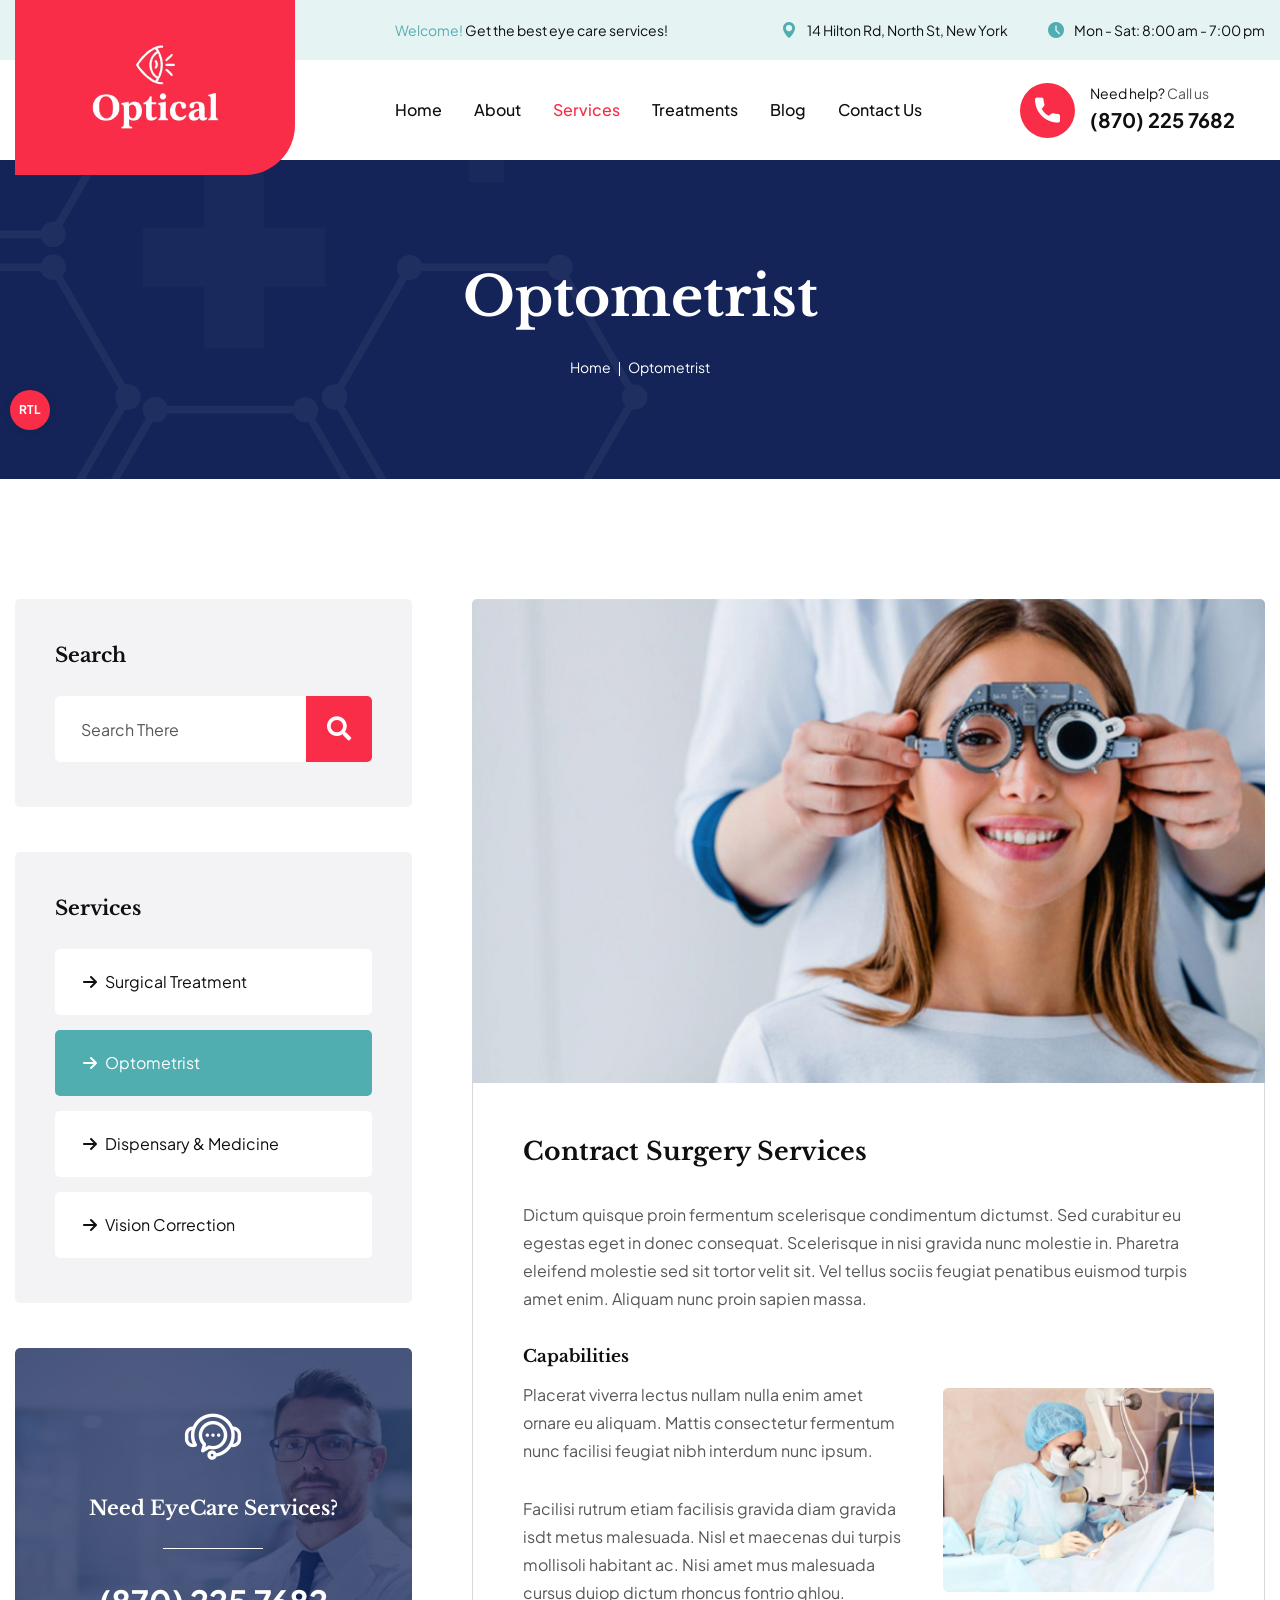
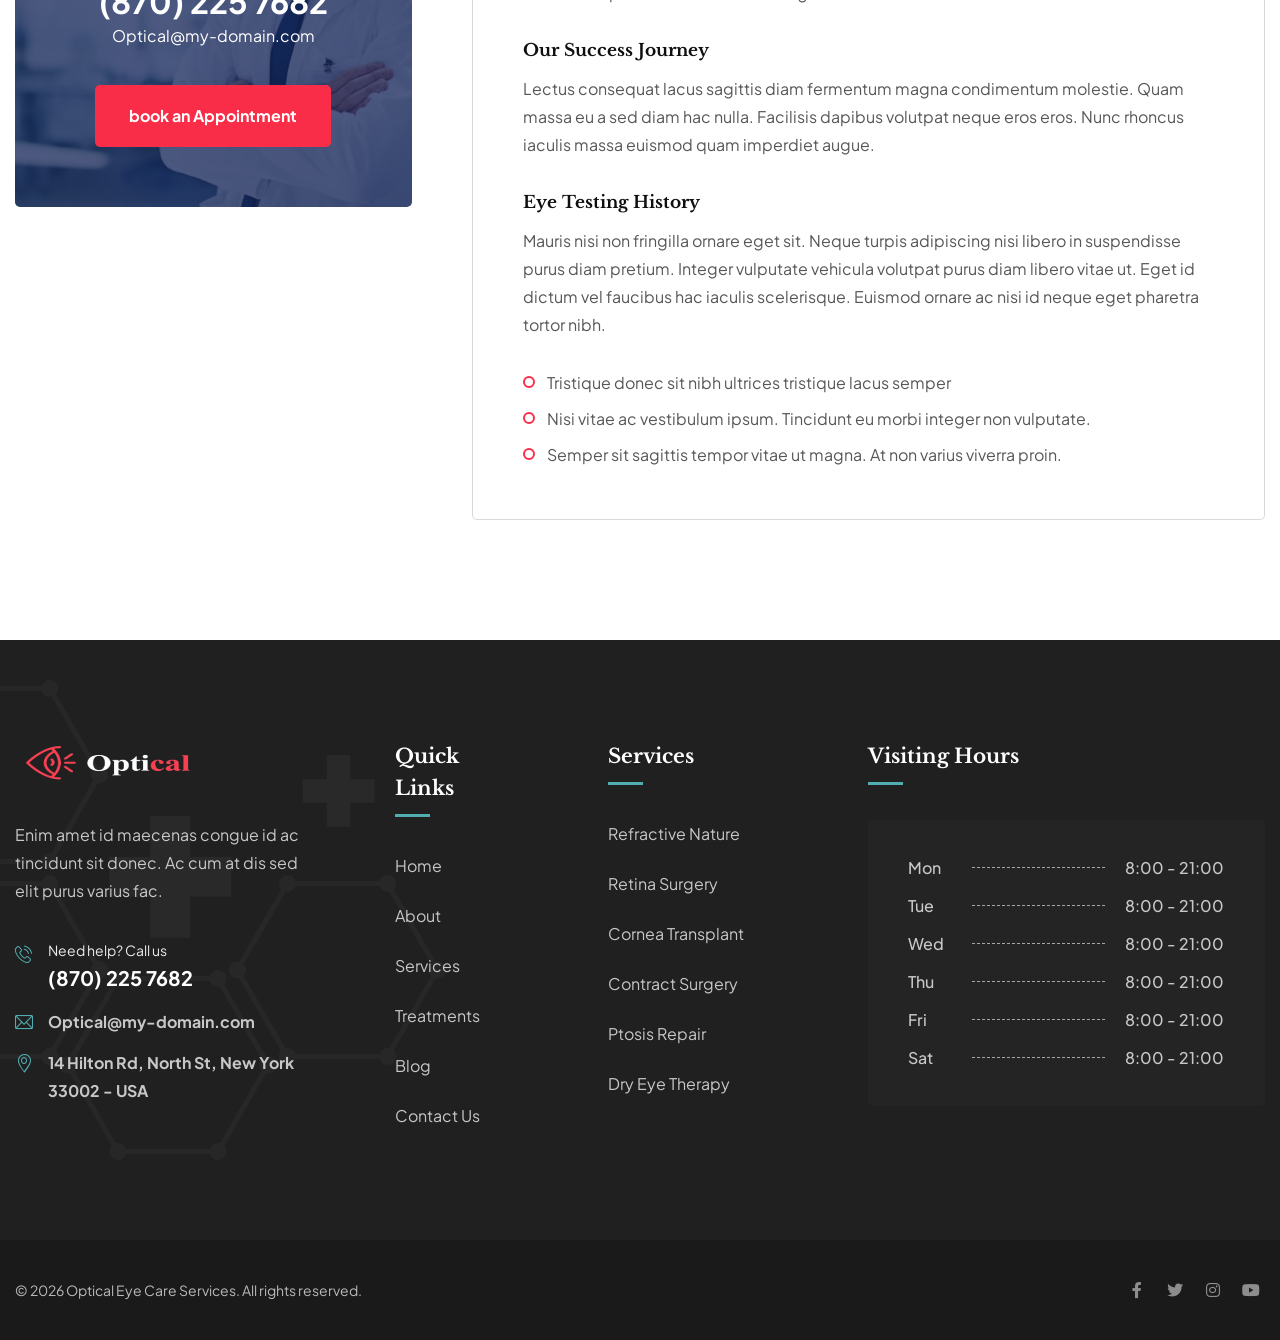
<file: service-details-2.html>
<!DOCTYPE html>
<html lang="en">


<head>
<meta charset="utf-8">
<meta http-equiv="X-UA-Compatible" content="IE=edge">
<meta name="viewport" content="width=device-width, initial-scale=1.0, maximum-scale=1.0, user-scalable=0">

<title>Optical</title>

<!-- Fav Icon -->
<link rel="icon" href="assets/images/favicon.ico" type="image/x-icon">

<!-- Google Fonts -->
<link href="https://fonts.googleapis.com/css2?family=Libre+Baskerville:ital,wght@0,400;0,700;1,400&amp;display=swap" rel="stylesheet">
<link href="https://fonts.googleapis.com/css2?family=Plus+Jakarta+Sans:ital,wght@0,200;0,300;0,400;0,500;0,600;0,700;0,800;1,200;1,300;1,400;1,500;1,600;1,700;1,800&amp;display=swap" rel="stylesheet">

<!-- Stylesheets -->
<link href="assets/css/font-awesome-all.css" rel="stylesheet">
<link href="assets/css/flaticon.css" rel="stylesheet">
<link href="assets/css/owl.css" rel="stylesheet">
<link href="assets/css/bootstrap.css" rel="stylesheet">
<link href="assets/css/jquery.fancybox.min.css" rel="stylesheet">
<link href="assets/css/animate.css" rel="stylesheet">
<link href="assets/css/nice-select.css" rel="stylesheet">
<link href="assets/css/jquery-ui.css" rel="stylesheet">
<link href="assets/css/timePicker.css" rel="stylesheet">
<link href="assets/css/elpath.css" rel="stylesheet">
<link href="assets/css/color.css" id="jssDefault" rel="stylesheet">
<link href="assets/css/rtl.css" rel="stylesheet">
<link href="assets/css/style.css" rel="stylesheet">
<link href="assets/css/module-css/page-title.css" rel="stylesheet">
<link href="assets/css/module-css/sidebar.css" rel="stylesheet">
<link href="assets/css/module-css/service-details.css" rel="stylesheet">
<link href="assets/css/responsive.css" rel="stylesheet">

</head>


<!-- page wrapper -->
<body>

    <div class="boxed_wrapper ltr">


        


        <!-- page-direction -->
        <div class="page_direction">
            <div class="demo-rtl direction_switch"><button class="rtl">RTL</button></div>
            <div class="demo-ltr direction_switch"><button class="ltr">LTR</button></div>
        </div>
        <!-- page-direction end -->


        <!-- main header -->
        <header class="main-header header-style-two">
            <!-- header-top -->
            <div class="header-top">
                <div class="outer-container">
                    <div class="top-inner">
                        <p><span>Welcome!</span> Get the best eye care services!</p>
                        <ul class="info-list">
                            <li><i class="icon-24"></i>14 Hilton Rd, North St, New York</li>
                            <li><i class="icon-25"></i>Mon - Sat: 8:00 am - 7:00 pm</li>
                        </ul>
                    </div>
                </div>
            </div>
            <!-- header-lower -->
            <div class="header-lower">
                <div class="outer-container">
                    <div class="outer-box">
                        <div class="logo-box">
                            <figure class="logo"><a href="index.html"><img src="assets/images/logo-3.png" alt=""></a></figure>
                        </div>
                        <div class="menu-area">
                            <!--Mobile Navigation Toggler-->
                            <div class="mobile-nav-toggler">
                                <i class="icon-bar"></i>
                                <i class="icon-bar"></i>
                                <i class="icon-bar"></i>
                            </div>
                            <nav class="main-menu navbar-expand-md navbar-light clearfix">
                                <div class="collapse navbar-collapse show clearfix" id="navbarSupportedContent">
                                    <ul class="navigation clearfix">
                                        <li class="dropdown"><a href="#">Home</a>
                                            <ul>
                                                <li><a href="index.html">Home One</a></li>
                                                <li><a href="index-2.html">Home Two</a></li>
                                                <li><a href="index-3.html">OnePage Home</a></li>
                                                <li class="dropdown"><a href="#">Header Style</a>
                                                    <ul>
                                                        <li><a href="index.html">Header Style One</a></li>
                                                        <li><a href="index-2.html">Header Style Two</a></li>
                                                    </ul>
                                                </li>
                                            </ul>
                                        </li> 
                                        <li><a href="about.html">About</a></li>
                                        <li class="current dropdown"><a href="#">Services</a>
                                            <ul>
                                                <li><a href="service.html">Our Services</a></li>
                                                <li><a href="service-details.html">Surgical Treatment</a></li>
                                                <li><a href="service-details-2.html">Optometrist</a></li>
                                                <li><a href="service-details-3.html">Dispensary & Medicine</a></li>
                                                <li><a href="service-details-4.html">Vision Correction</a></li>
                                            </ul>
                                        </li> 
                                        <li><a href="treatments.html">Treatments</a></li>
                                        <li class="dropdown"><a href="#">Blog</a>
                                            <ul>
                                                <li><a href="blog.html">Blog Grid View</a></li>
                                                <li><a href="blog-2.html">Blog List View</a></li>
                                                <li><a href="blog-details.html">Single Post</a></li>
                                            </ul>
                                        </li>  
                                        <li><a href="contact.html">Contact Us</a></li> 
                                    </ul>
                                </div>
                            </nav>
                        </div>
                        <div class="menu-right-content">
                            <div class="support-box">
                                <div class="icon-box"><i class="icon-26"></i></div>
                                <p><span>Need help?</span> Call us</p>
                                <a href="tel:8702257682">(870) 225 7682</a>
                            </div>
                        </div>
                    </div>
                </div>
            </div>

            <!--sticky Header-->
            <div class="sticky-header">
                <div class="auto-container">
                    <div class="outer-box">
                        <div class="logo-box">
                            <figure class="logo"><a href="index.html"><img src="assets/images/logo.png" alt=""></a></figure>
                        </div>
                        <div class="menu-area">
                            <nav class="main-menu clearfix">
                                <!--Keep This Empty / Menu will come through Javascript-->
                            </nav>
                        </div>
                        <div class="menu-right-content">
                            <div class="support-box">
                                <div class="icon-box"><i class="icon-26"></i></div>
                                <p><span>Need help?</span> Call us</p>
                                <a href="tel:8702257682">(870) 225 7682</a>
                            </div>
                        </div>
                    </div>
                </div>
            </div>
        </header>
        <!-- main-header end -->


        <!-- Mobile Menu  -->
        <div class="mobile-menu">
            <div class="menu-backdrop"></div>
            <div class="close-btn"><i class="fas fa-times"></i></div>
            
            <nav class="menu-box">
                <div class="nav-logo"><a href="index.html"><img src="assets/images/logo-2.png" alt="" title=""></a></div>
                <div class="menu-outer"><!--Here Menu Will Come Automatically Via Javascript / Same Menu as in Header--></div>
                <div class="contact-info">
                    <h4>Contact Info</h4>
                    <ul>
                        <li>Chicago 12, Melborne City, USA</li>
                        <li><a href="tel:+8801682648101">+88 01682648101</a></li>
                        <li><a href="mailto:info@example.com">info@example.com</a></li>
                    </ul>
                </div>
                <div class="social-links">
                    <ul class="clearfix">
                        <li><a href="index.html"><span class="fab fa-twitter"></span></a></li>
                        <li><a href="index.html"><span class="fab fa-facebook-square"></span></a></li>
                        <li><a href="index.html"><span class="fab fa-pinterest-p"></span></a></li>
                        <li><a href="index.html"><span class="fab fa-instagram"></span></a></li>
                        <li><a href="index.html"><span class="fab fa-youtube"></span></a></li>
                    </ul>
                </div>
            </nav>
        </div><!-- End Mobile Menu -->


        <!-- page-title -->
        <section class="page-title centred">
            <div class="pattern-layer" style="background-image: url(assets/images/shape/shape-12.png);"></div>
            <div class="auto-container">
                <div class="content-box">
                    <h1>Optometrist</h1>
                    <ul class="bread-crumb">
                        <li><a href="index.html">Home</a></li>
                        <li>Optometrist</li>
                    </ul>
                </div>
            </div>
        </section>
        <!-- page-title end -->


        <!-- service-details -->
        <section class="service-details pt_120 pb_120">
            <div class="auto-container">
                <div class="row clearfix">
                    <div class="col-lg-4 col-md-12 col-sm-12 sidebar-side">
                        <div class="service-sidebar default-sidebar">
                            <div class="sidebar-widget search-widget mb_45">
                                <div class="widget-title">
                                    <h4>Search</h4>
                                </div>
                                <div class="search-form">
                                    <form method="post" action="https://azim.hostlin.com/Optical/service-details-2.html">
                                        <div class="form-group">
                                            <input type="search" name="search-field" placeholder="Search There" required>
                                            <button type="submit"><i class="icon-35"></i></button>
                                        </div>
                                    </form>
                                </div>
                            </div>
                            <div class="sidebar-widget category-widget mb_45">
                                <div class="widget-title">
                                    <h4>Services</h4>
                                </div>
                                <div class="widget-content">
                                    <ul class="category-list clearfix">
                                        <li><a href="service-details.html"><i class="fas fa-arrow-right"></i>Surgical Treatment</a></li>
                                        <li><a href="service-details-2.html" class="current"><i class="fas fa-arrow-right"></i>Optometrist</a></li>
                                        <li><a href="service-details-3.html"><i class="fas fa-arrow-right"></i>Dispensary & Medicine</a></li>
                                        <li><a href="service-details-4.html"><i class="fas fa-arrow-right"></i>Vision Correction</a></li>
                                    </ul>
                                </div>
                            </div>
                            <div class="contact-widget centred">
                                <div class="inner-box" style="background-image: url(assets/images/resource/sidebar-1.jpg);">
                                    <div class="icon-box"><i class="icon-36"></i></div>
                                    <h4>Need EyeCare Services?</h4>
                                    <div class="phone"><a href="tel:8702257682">(870) 225 7682</a></div>
                                    <div class="email"><a href="mailto:Optical@mydomain.com">Optical@my-domain.com</a></div>
                                    <div class="btn-box"><a href="service-details-2.html" class="theme-btn btn-one">book an Appointment</a></div>
                                </div>
                            </div>
                        </div>
                    </div>
                    <div class="col-lg-8 col-md-12 col-sm-12 content-side">
                        <div class="service-details-content ml_30">
                            <figure class="image-box"><img src="assets/images/service/service-13.jpg" alt=""></figure>
                            <div class="inner-box">
                                <h3>Contract Surgery Services</h3>
                                <p>Dictum quisque proin fermentum scelerisque condimentum dictumst. Sed curabitur eu egestas eget in donec consequat. Scelerisque in nisi gravida nunc molestie in. Pharetra eleifend molestie sed sit tortor velit sit. Vel tellus sociis feugiat penatibus euismod turpis amet enim. Aliquam nunc proin sapien massa.</p>
                                <div class="two-column">
                                    <div class="row align-items-center">
                                        <div class="col-lg-7 col-md-6 col-sm-12 text-column">
                                            <div class="text-box">
                                                <h5>Capabilities</h5>
                                                <p>Placerat viverra lectus nullam nulla enim amet ornare eu aliquam. Mattis consectetur fermentum nunc facilisi feugiat nibh interdum nunc ipsum.</p>
                                                <p>Facilisi rutrum etiam facilisis gravida diam gravida isdt metus malesuada. Nisl et maecenas dui turpis mollisoli habitant ac. Nisi amet mus malesuada cursus duiop dictum rhoncus fontrio ghlou.</p>
                                            </div>
                                        </div>
                                        <div class="col-lg-5 col-md-6 col-sm-12 image-column">
                                            <figure class="image"><img src="assets/images/service/service-12.jpg" alt=""></figure>
                                        </div>
                                    </div>
                                </div>
                                <h5>Our Success Journey</h5>
                                <p>Lectus consequat lacus sagittis diam fermentum magna condimentum molestie. Quam massa eu a sed diam hac nulla. Facilisis dapibus volutpat neque eros eros. Nunc rhoncus iaculis massa euismod quam imperdiet augue.</p>
                                <h5>Eye Testing History</h5>
                                <p>Mauris nisi non fringilla ornare eget sit. Neque turpis adipiscing nisi libero in suspendisse purus diam pretium. Integer vulputate vehicula volutpat purus diam libero vitae ut. Eget id dictum vel faucibus hac iaculis scelerisque. Euismod ornare ac nisi id neque eget pharetra tortor nibh.</p>
                                <ul class="list-style-one clearfix">
                                    <li>Tristique donec sit nibh ultrices tristique lacus semper</li>
                                    <li>Nisi vitae ac vestibulum ipsum. Tincidunt eu morbi integer non vulputate.</li>
                                    <li>Semper sit sagittis tempor vitae ut magna. At non varius viverra proin.</li>
                                </ul>
                            </div>
                        </div>
                    </div>
                </div>
            </div>
        </section>
        <!-- service-details end -->


        <!-- main-footer -->
        <footer class="main-footer">
            <div class="widget-section">
                <div class="pattern-layer" style="background-image: url(assets/images/shape/shape-6.png);"></div>
                <div class="auto-container">
                    <div class="row clearfix">
                        <div class="col-lg-3 col-md-6 col-sm-12 footer-column">
                            <div class="logo-widget footer-widget">
                                <figure class="footer-logo"><a href="index.html"><img src="assets/images/logo-2.png" alt=""></a></figure>
                                <p>Enim amet id maecenas congue id ac tincidunt sit donec. Ac cum at dis sed elit purus varius fac.</p>
                                <ul class="info-list clearfix">
                                    <li>
                                        <i class="icon-2"></i>
                                        <span>Need help? Call us</span>
                                        <a href="tel:8702257682" class="phone">(870) 225 7682</a>
                                    </li>
                                    <li>
                                        <i class="icon-37"></i>
                                        <a href="mailto:Optical@mydomain.com">Optical@my-domain.com</a>
                                    </li>
                                    <li>
                                        <i class="icon-38"></i>
                                        14 Hilton Rd, North St, New York 33002 - USA
                                    </li>
                                </ul>
                            </div>
                        </div>
                        <div class="col-lg-2 col-md-6 col-sm-12 footer-column">
                            <div class="links-widget footer-widget ml_60">
                                <div class="widget-title">
                                    <h4>Quick Links</h4>
                                </div>
                                <div class="widget-content">
                                    <ul class="links-list clearfix">
                                        <li><a href="index.html">Home</a></li>
                                        <li><a href="about.html">About</a></li>
                                        <li><a href="service.html">Services</a></li>
                                        <li><a href="treatments.html">Treatments</a></li>
                                        <li><a href="blog.html">Blog</a></li>
                                        <li><a href="contact.html">Contact Us</a></li>
                                    </ul>
                                </div>
                            </div>
                        </div>
                        <div class="col-lg-3 col-md-6 col-sm-12 footer-column">
                            <div class="links-widget footer-widget ml_60">
                                <div class="widget-title">
                                    <h4>Services</h4>
                                </div>
                                <div class="widget-content">
                                    <ul class="links-list clearfix">
                                        <li><a href="service-details.html">Refractive Nature</a></li>
                                        <li><a href="service-details.html">Retina Surgery</a></li>
                                        <li><a href="service-details.html">Cornea Transplant</a></li>
                                        <li><a href="service-details.html">Contract Surgery</a></li>
                                        <li><a href="service-details.html">Ptosis Repair</a></li>
                                        <li><a href="service-details.html">Dry Eye Therapy</a></li>
                                    </ul>
                                </div>
                            </div>
                        </div>
                        <div class="col-lg-4 col-md-6 col-sm-12 footer-column">
                            <div class="schedule-widget footer-widget">
                                <div class="widget-title">
                                    <h4>Visiting Hours</h4>
                                </div>
                                <div class="widget-content">
                                    <ul class="schedule-list clearfix">
                                        <li>
                                            <span class="day">Mon</span>
                                            <div class="line"></div>
                                            <span class="time">8:00 - 21:00</span>
                                        </li>
                                        <li>
                                            <span class="day">Tue</span>
                                            <div class="line"></div>
                                            <span class="time">8:00 - 21:00</span>
                                        </li>
                                        <li>
                                            <span class="day">Wed</span>
                                            <div class="line"></div>
                                            <span class="time">8:00 - 21:00</span>
                                        </li>
                                        <li>
                                            <span class="day">Thu</span>
                                            <div class="line"></div>
                                            <span class="time">8:00 - 21:00</span>
                                        </li>
                                        <li>
                                            <span class="day">Fri</span>
                                            <div class="line"></div>
                                            <span class="time">8:00 - 21:00</span>
                                        </li>
                                        <li>
                                            <span class="day">Sat</span>
                                            <div class="line"></div>
                                            <span class="time">8:00 - 21:00</span>
                                        </li>
                                    </ul>
                                </div>
                            </div>
                        </div>
                    </div>
                </div>
            </div>
            <div class="footer-bottom">
                <div class="auto-container">
                    <div class="bottom-inner">
                        <div class="copyright"><p>&copy; 2026 <a href="index.html">Optical</a> Eye Care  Services. All rights reserved.</p></div>
                        <ul class="social-links">
                            <li><a href="index.html"><i class="fab fa-facebook-f"></i></a></li>
                            <li><a href="index.html"><i class="fab fa-twitter"></i></a></li>
                            <li><a href="index.html"><i class="fab fa-instagram"></i></a></li>
                            <li><a href="index.html"><i class="fab fa-youtube"></i></a></li>
                        </ul>
                    </div>
                </div>
            </div>
        </footer>
        <!-- main-footer end -->



        <!--Scroll to top-->
        <div class="scroll-to-top">
            <div>
                <div class="scroll-top-inner">
                    <div class="scroll-bar">
                        <div class="bar-inner"></div>
                    </div>
                    <div class="scroll-bar-text">Go To Top</div>
                </div>
            </div>
        </div>
        <!-- Scroll to top end -->
        
    </div>


    <!-- jequery plugins -->
    <script src="assets/js/jquery.js"></script>
    <script src="assets/js/bootstrap.min.js"></script>
    <script src="assets/js/owl.js"></script>
    <script src="assets/js/wow.js"></script>
    <script src="assets/js/jquery.fancybox.js"></script>
    <script src="assets/js/appear.js"></script>
    <script src="assets/js/isotope.js"></script>
    <script src="assets/js/jquery.nice-select.min.js"></script>
    <script src="assets/js/jquery.lettering.min.js"></script>
    <script src="assets/js/jquery.circleType.js"></script>
    <script src="assets/js/jquery-ui.js"></script>
    <script src="assets/js/timePicker.js"></script> 

    <!-- main-js -->
    <script src="assets/js/script.js"></script>

</body><!-- End of .page_wrapper -->

</html>
</file>
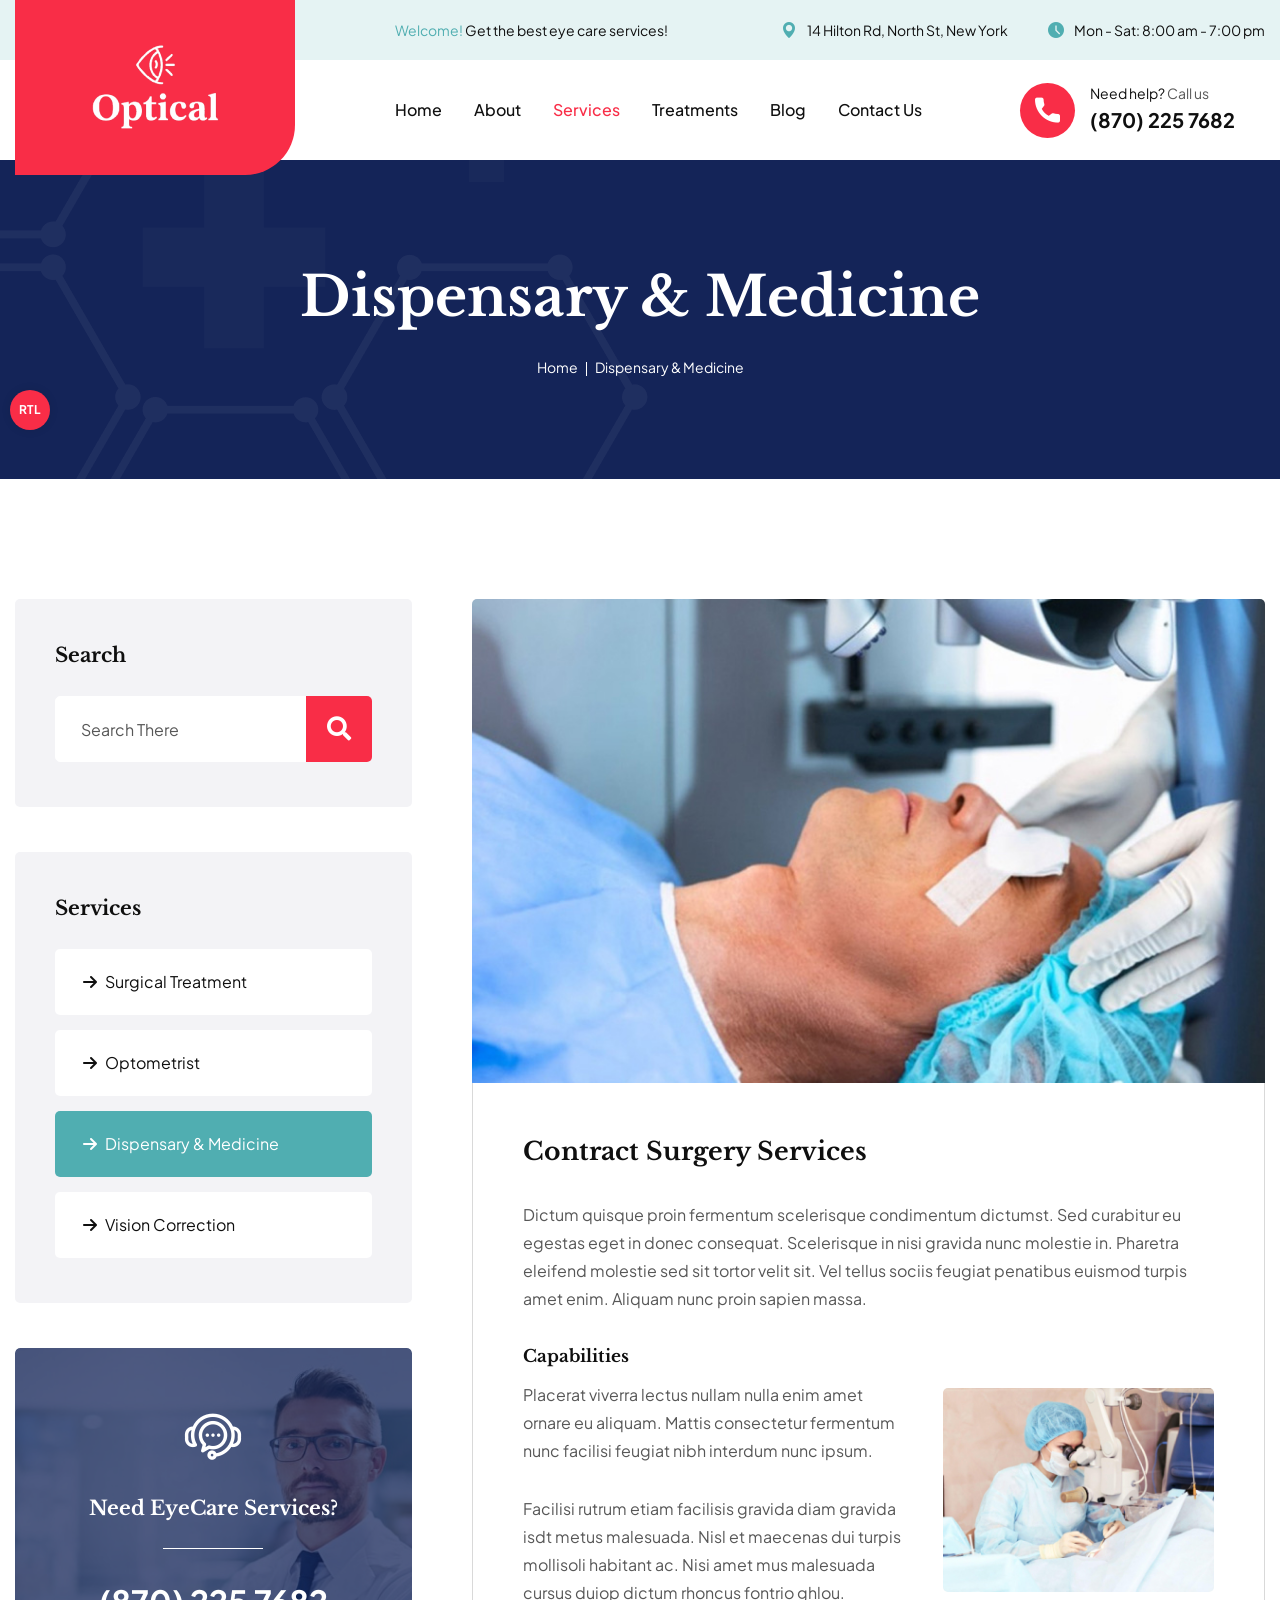
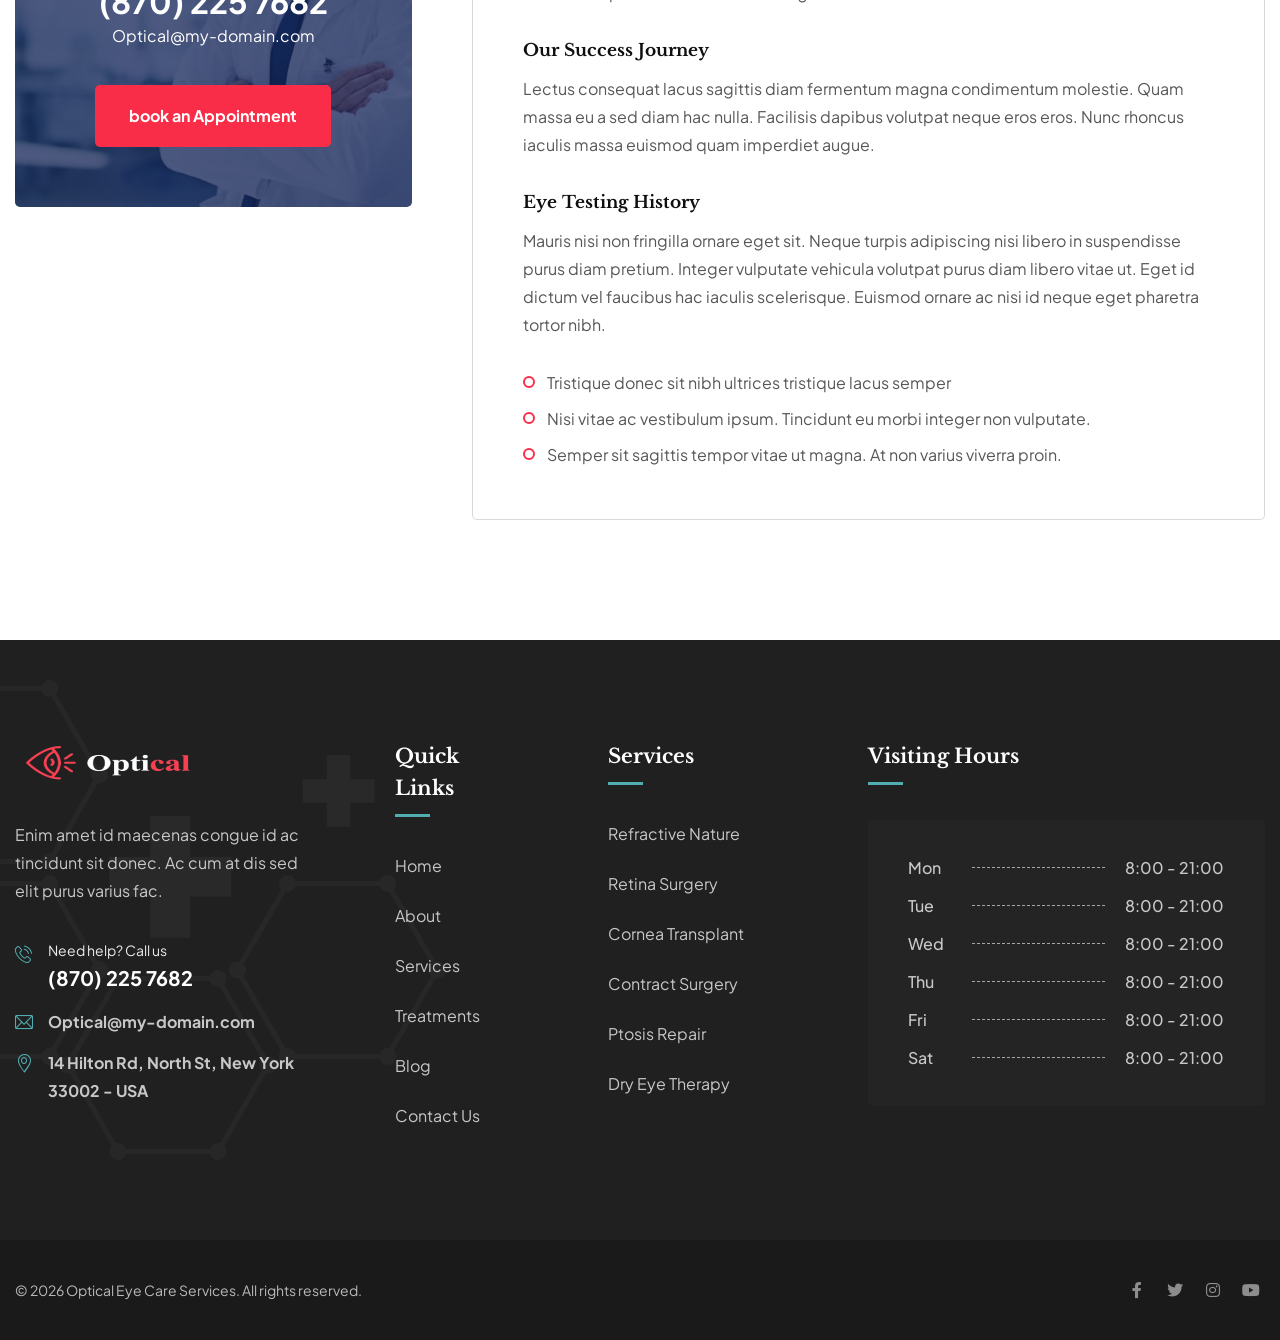
<file: service-details-3.html>
<!DOCTYPE html>
<html lang="en">


<head>
<meta charset="utf-8">
<meta http-equiv="X-UA-Compatible" content="IE=edge">
<meta name="viewport" content="width=device-width, initial-scale=1.0, maximum-scale=1.0, user-scalable=0">

<title>Optical</title>

<!-- Fav Icon -->
<link rel="icon" href="assets/images/favicon.ico" type="image/x-icon">

<!-- Google Fonts -->
<link href="https://fonts.googleapis.com/css2?family=Libre+Baskerville:ital,wght@0,400;0,700;1,400&amp;display=swap" rel="stylesheet">
<link href="https://fonts.googleapis.com/css2?family=Plus+Jakarta+Sans:ital,wght@0,200;0,300;0,400;0,500;0,600;0,700;0,800;1,200;1,300;1,400;1,500;1,600;1,700;1,800&amp;display=swap" rel="stylesheet">

<!-- Stylesheets -->
<link href="assets/css/font-awesome-all.css" rel="stylesheet">
<link href="assets/css/flaticon.css" rel="stylesheet">
<link href="assets/css/owl.css" rel="stylesheet">
<link href="assets/css/bootstrap.css" rel="stylesheet">
<link href="assets/css/jquery.fancybox.min.css" rel="stylesheet">
<link href="assets/css/animate.css" rel="stylesheet">
<link href="assets/css/nice-select.css" rel="stylesheet">
<link href="assets/css/jquery-ui.css" rel="stylesheet">
<link href="assets/css/timePicker.css" rel="stylesheet">
<link href="assets/css/elpath.css" rel="stylesheet">
<link href="assets/css/color.css" id="jssDefault" rel="stylesheet">
<link href="assets/css/rtl.css" rel="stylesheet">
<link href="assets/css/style.css" rel="stylesheet">
<link href="assets/css/module-css/page-title.css" rel="stylesheet">
<link href="assets/css/module-css/sidebar.css" rel="stylesheet">
<link href="assets/css/module-css/service-details.css" rel="stylesheet">
<link href="assets/css/responsive.css" rel="stylesheet">

</head>


<!-- page wrapper -->
<body>

    <div class="boxed_wrapper ltr">


        


        <!-- page-direction -->
        <div class="page_direction">
            <div class="demo-rtl direction_switch"><button class="rtl">RTL</button></div>
            <div class="demo-ltr direction_switch"><button class="ltr">LTR</button></div>
        </div>
        <!-- page-direction end -->


        <!-- main header -->
        <header class="main-header header-style-two">
            <!-- header-top -->
            <div class="header-top">
                <div class="outer-container">
                    <div class="top-inner">
                        <p><span>Welcome!</span> Get the best eye care services!</p>
                        <ul class="info-list">
                            <li><i class="icon-24"></i>14 Hilton Rd, North St, New York</li>
                            <li><i class="icon-25"></i>Mon - Sat: 8:00 am - 7:00 pm</li>
                        </ul>
                    </div>
                </div>
            </div>
            <!-- header-lower -->
            <div class="header-lower">
                <div class="outer-container">
                    <div class="outer-box">
                        <div class="logo-box">
                            <figure class="logo"><a href="index.html"><img src="assets/images/logo-3.png" alt=""></a></figure>
                        </div>
                        <div class="menu-area">
                            <!--Mobile Navigation Toggler-->
                            <div class="mobile-nav-toggler">
                                <i class="icon-bar"></i>
                                <i class="icon-bar"></i>
                                <i class="icon-bar"></i>
                            </div>
                            <nav class="main-menu navbar-expand-md navbar-light clearfix">
                                <div class="collapse navbar-collapse show clearfix" id="navbarSupportedContent">
                                    <ul class="navigation clearfix">
                                        <li class="dropdown"><a href="#">Home</a>
                                            <ul>
                                                <li><a href="index.html">Home One</a></li>
                                                <li><a href="index-2.html">Home Two</a></li>
                                                <li><a href="index-3.html">OnePage Home</a></li>
                                                <li class="dropdown"><a href="#">Header Style</a>
                                                    <ul>
                                                        <li><a href="index.html">Header Style One</a></li>
                                                        <li><a href="index-2.html">Header Style Two</a></li>
                                                    </ul>
                                                </li>
                                            </ul>
                                        </li> 
                                        <li><a href="about.html">About</a></li>
                                        <li class="current dropdown"><a href="#">Services</a>
                                            <ul>
                                                <li><a href="service.html">Our Services</a></li>
                                                <li><a href="service-details.html">Surgical Treatment</a></li>
                                                <li><a href="service-details-2.html">Optometrist</a></li>
                                                <li><a href="service-details-3.html">Dispensary & Medicine</a></li>
                                                <li><a href="service-details-4.html">Vision Correction</a></li>
                                            </ul>
                                        </li> 
                                        <li><a href="treatments.html">Treatments</a></li>
                                        <li class="dropdown"><a href="#">Blog</a>
                                            <ul>
                                                <li><a href="blog.html">Blog Grid View</a></li>
                                                <li><a href="blog-2.html">Blog List View</a></li>
                                                <li><a href="blog-details.html">Single Post</a></li>
                                            </ul>
                                        </li>  
                                        <li><a href="contact.html">Contact Us</a></li> 
                                    </ul>
                                </div>
                            </nav>
                        </div>
                        <div class="menu-right-content">
                            <div class="support-box">
                                <div class="icon-box"><i class="icon-26"></i></div>
                                <p><span>Need help?</span> Call us</p>
                                <a href="tel:8702257682">(870) 225 7682</a>
                            </div>
                        </div>
                    </div>
                </div>
            </div>

            <!--sticky Header-->
            <div class="sticky-header">
                <div class="auto-container">
                    <div class="outer-box">
                        <div class="logo-box">
                            <figure class="logo"><a href="index.html"><img src="assets/images/logo.png" alt=""></a></figure>
                        </div>
                        <div class="menu-area">
                            <nav class="main-menu clearfix">
                                <!--Keep This Empty / Menu will come through Javascript-->
                            </nav>
                        </div>
                        <div class="menu-right-content">
                            <div class="support-box">
                                <div class="icon-box"><i class="icon-26"></i></div>
                                <p><span>Need help?</span> Call us</p>
                                <a href="tel:8702257682">(870) 225 7682</a>
                            </div>
                        </div>
                    </div>
                </div>
            </div>
        </header>
        <!-- main-header end -->


        <!-- Mobile Menu  -->
        <div class="mobile-menu">
            <div class="menu-backdrop"></div>
            <div class="close-btn"><i class="fas fa-times"></i></div>
            
            <nav class="menu-box">
                <div class="nav-logo"><a href="index.html"><img src="assets/images/logo-2.png" alt="" title=""></a></div>
                <div class="menu-outer"><!--Here Menu Will Come Automatically Via Javascript / Same Menu as in Header--></div>
                <div class="contact-info">
                    <h4>Contact Info</h4>
                    <ul>
                        <li>Chicago 12, Melborne City, USA</li>
                        <li><a href="tel:+8801682648101">+88 01682648101</a></li>
                        <li><a href="mailto:info@example.com">info@example.com</a></li>
                    </ul>
                </div>
                <div class="social-links">
                    <ul class="clearfix">
                        <li><a href="index.html"><span class="fab fa-twitter"></span></a></li>
                        <li><a href="index.html"><span class="fab fa-facebook-square"></span></a></li>
                        <li><a href="index.html"><span class="fab fa-pinterest-p"></span></a></li>
                        <li><a href="index.html"><span class="fab fa-instagram"></span></a></li>
                        <li><a href="index.html"><span class="fab fa-youtube"></span></a></li>
                    </ul>
                </div>
            </nav>
        </div><!-- End Mobile Menu -->


        <!-- page-title -->
        <section class="page-title centred">
            <div class="pattern-layer" style="background-image: url(assets/images/shape/shape-12.png);"></div>
            <div class="auto-container">
                <div class="content-box">
                    <h1>Dispensary & Medicine</h1>
                    <ul class="bread-crumb">
                        <li><a href="index.html">Home</a></li>
                        <li>Dispensary & Medicine</li>
                    </ul>
                </div>
            </div>
        </section>
        <!-- page-title end -->


        <!-- service-details -->
        <section class="service-details pt_120 pb_120">
            <div class="auto-container">
                <div class="row clearfix">
                    <div class="col-lg-4 col-md-12 col-sm-12 sidebar-side">
                        <div class="service-sidebar default-sidebar">
                            <div class="sidebar-widget search-widget mb_45">
                                <div class="widget-title">
                                    <h4>Search</h4>
                                </div>
                                <div class="search-form">
                                    <form method="post" action="https://azim.hostlin.com/Optical/service-details-3.html">
                                        <div class="form-group">
                                            <input type="search" name="search-field" placeholder="Search There" required>
                                            <button type="submit"><i class="icon-35"></i></button>
                                        </div>
                                    </form>
                                </div>
                            </div>
                            <div class="sidebar-widget category-widget mb_45">
                                <div class="widget-title">
                                    <h4>Services</h4>
                                </div>
                                <div class="widget-content">
                                    <ul class="category-list clearfix">
                                        <li><a href="service-details.html"><i class="fas fa-arrow-right"></i>Surgical Treatment</a></li>
                                        <li><a href="service-details-2.html"><i class="fas fa-arrow-right"></i>Optometrist</a></li>
                                        <li><a href="service-details-3.html" class="current"><i class="fas fa-arrow-right"></i>Dispensary & Medicine</a></li>
                                        <li><a href="service-details-4.html"><i class="fas fa-arrow-right"></i>Vision Correction</a></li>
                                    </ul>
                                </div>
                            </div>
                            <div class="contact-widget centred">
                                <div class="inner-box" style="background-image: url(assets/images/resource/sidebar-1.jpg);">
                                    <div class="icon-box"><i class="icon-36"></i></div>
                                    <h4>Need EyeCare Services?</h4>
                                    <div class="phone"><a href="tel:8702257682">(870) 225 7682</a></div>
                                    <div class="email"><a href="mailto:Optical@mydomain.com">Optical@my-domain.com</a></div>
                                    <div class="btn-box"><a href="service-details-3.html" class="theme-btn btn-one">book an Appointment</a></div>
                                </div>
                            </div>
                        </div>
                    </div>
                    <div class="col-lg-8 col-md-12 col-sm-12 content-side">
                        <div class="service-details-content ml_30">
                            <figure class="image-box"><img src="assets/images/service/service-14.jpg" alt=""></figure>
                            <div class="inner-box">
                                <h3>Contract Surgery Services</h3>
                                <p>Dictum quisque proin fermentum scelerisque condimentum dictumst. Sed curabitur eu egestas eget in donec consequat. Scelerisque in nisi gravida nunc molestie in. Pharetra eleifend molestie sed sit tortor velit sit. Vel tellus sociis feugiat penatibus euismod turpis amet enim. Aliquam nunc proin sapien massa.</p>
                                <div class="two-column">
                                    <div class="row align-items-center">
                                        <div class="col-lg-7 col-md-6 col-sm-12 text-column">
                                            <div class="text-box">
                                                <h5>Capabilities</h5>
                                                <p>Placerat viverra lectus nullam nulla enim amet ornare eu aliquam. Mattis consectetur fermentum nunc facilisi feugiat nibh interdum nunc ipsum.</p>
                                                <p>Facilisi rutrum etiam facilisis gravida diam gravida isdt metus malesuada. Nisl et maecenas dui turpis mollisoli habitant ac. Nisi amet mus malesuada cursus duiop dictum rhoncus fontrio ghlou.</p>
                                            </div>
                                        </div>
                                        <div class="col-lg-5 col-md-6 col-sm-12 image-column">
                                            <figure class="image"><img src="assets/images/service/service-12.jpg" alt=""></figure>
                                        </div>
                                    </div>
                                </div>
                                <h5>Our Success Journey</h5>
                                <p>Lectus consequat lacus sagittis diam fermentum magna condimentum molestie. Quam massa eu a sed diam hac nulla. Facilisis dapibus volutpat neque eros eros. Nunc rhoncus iaculis massa euismod quam imperdiet augue.</p>
                                <h5>Eye Testing History</h5>
                                <p>Mauris nisi non fringilla ornare eget sit. Neque turpis adipiscing nisi libero in suspendisse purus diam pretium. Integer vulputate vehicula volutpat purus diam libero vitae ut. Eget id dictum vel faucibus hac iaculis scelerisque. Euismod ornare ac nisi id neque eget pharetra tortor nibh.</p>
                                <ul class="list-style-one clearfix">
                                    <li>Tristique donec sit nibh ultrices tristique lacus semper</li>
                                    <li>Nisi vitae ac vestibulum ipsum. Tincidunt eu morbi integer non vulputate.</li>
                                    <li>Semper sit sagittis tempor vitae ut magna. At non varius viverra proin.</li>
                                </ul>
                            </div>
                        </div>
                    </div>
                </div>
            </div>
        </section>
        <!-- service-details end -->


        <!-- main-footer -->
        <footer class="main-footer">
            <div class="widget-section">
                <div class="pattern-layer" style="background-image: url(assets/images/shape/shape-6.png);"></div>
                <div class="auto-container">
                    <div class="row clearfix">
                        <div class="col-lg-3 col-md-6 col-sm-12 footer-column">
                            <div class="logo-widget footer-widget">
                                <figure class="footer-logo"><a href="index.html"><img src="assets/images/logo-2.png" alt=""></a></figure>
                                <p>Enim amet id maecenas congue id ac tincidunt sit donec. Ac cum at dis sed elit purus varius fac.</p>
                                <ul class="info-list clearfix">
                                    <li>
                                        <i class="icon-2"></i>
                                        <span>Need help? Call us</span>
                                        <a href="tel:8702257682" class="phone">(870) 225 7682</a>
                                    </li>
                                    <li>
                                        <i class="icon-37"></i>
                                        <a href="mailto:Optical@mydomain.com">Optical@my-domain.com</a>
                                    </li>
                                    <li>
                                        <i class="icon-38"></i>
                                        14 Hilton Rd, North St, New York 33002 - USA
                                    </li>
                                </ul>
                            </div>
                        </div>
                        <div class="col-lg-2 col-md-6 col-sm-12 footer-column">
                            <div class="links-widget footer-widget ml_60">
                                <div class="widget-title">
                                    <h4>Quick Links</h4>
                                </div>
                                <div class="widget-content">
                                    <ul class="links-list clearfix">
                                        <li><a href="index.html">Home</a></li>
                                        <li><a href="about.html">About</a></li>
                                        <li><a href="service.html">Services</a></li>
                                        <li><a href="treatments.html">Treatments</a></li>
                                        <li><a href="blog.html">Blog</a></li>
                                        <li><a href="contact.html">Contact Us</a></li>
                                    </ul>
                                </div>
                            </div>
                        </div>
                        <div class="col-lg-3 col-md-6 col-sm-12 footer-column">
                            <div class="links-widget footer-widget ml_60">
                                <div class="widget-title">
                                    <h4>Services</h4>
                                </div>
                                <div class="widget-content">
                                    <ul class="links-list clearfix">
                                        <li><a href="service-details.html">Refractive Nature</a></li>
                                        <li><a href="service-details.html">Retina Surgery</a></li>
                                        <li><a href="service-details.html">Cornea Transplant</a></li>
                                        <li><a href="service-details.html">Contract Surgery</a></li>
                                        <li><a href="service-details.html">Ptosis Repair</a></li>
                                        <li><a href="service-details.html">Dry Eye Therapy</a></li>
                                    </ul>
                                </div>
                            </div>
                        </div>
                        <div class="col-lg-4 col-md-6 col-sm-12 footer-column">
                            <div class="schedule-widget footer-widget">
                                <div class="widget-title">
                                    <h4>Visiting Hours</h4>
                                </div>
                                <div class="widget-content">
                                    <ul class="schedule-list clearfix">
                                        <li>
                                            <span class="day">Mon</span>
                                            <div class="line"></div>
                                            <span class="time">8:00 - 21:00</span>
                                        </li>
                                        <li>
                                            <span class="day">Tue</span>
                                            <div class="line"></div>
                                            <span class="time">8:00 - 21:00</span>
                                        </li>
                                        <li>
                                            <span class="day">Wed</span>
                                            <div class="line"></div>
                                            <span class="time">8:00 - 21:00</span>
                                        </li>
                                        <li>
                                            <span class="day">Thu</span>
                                            <div class="line"></div>
                                            <span class="time">8:00 - 21:00</span>
                                        </li>
                                        <li>
                                            <span class="day">Fri</span>
                                            <div class="line"></div>
                                            <span class="time">8:00 - 21:00</span>
                                        </li>
                                        <li>
                                            <span class="day">Sat</span>
                                            <div class="line"></div>
                                            <span class="time">8:00 - 21:00</span>
                                        </li>
                                    </ul>
                                </div>
                            </div>
                        </div>
                    </div>
                </div>
            </div>
            <div class="footer-bottom">
                <div class="auto-container">
                    <div class="bottom-inner">
                        <div class="copyright"><p>&copy; 2026 <a href="index.html">Optical</a> Eye Care  Services. All rights reserved.</p></div>
                        <ul class="social-links">
                            <li><a href="index.html"><i class="fab fa-facebook-f"></i></a></li>
                            <li><a href="index.html"><i class="fab fa-twitter"></i></a></li>
                            <li><a href="index.html"><i class="fab fa-instagram"></i></a></li>
                            <li><a href="index.html"><i class="fab fa-youtube"></i></a></li>
                        </ul>
                    </div>
                </div>
            </div>
        </footer>
        <!-- main-footer end -->



        <!--Scroll to top-->
        <div class="scroll-to-top">
            <div>
                <div class="scroll-top-inner">
                    <div class="scroll-bar">
                        <div class="bar-inner"></div>
                    </div>
                    <div class="scroll-bar-text">Go To Top</div>
                </div>
            </div>
        </div>
        <!-- Scroll to top end -->
        
    </div>


    <!-- jequery plugins -->
    <script src="assets/js/jquery.js"></script>
    <script src="assets/js/bootstrap.min.js"></script>
    <script src="assets/js/owl.js"></script>
    <script src="assets/js/wow.js"></script>
    <script src="assets/js/jquery.fancybox.js"></script>
    <script src="assets/js/appear.js"></script>
    <script src="assets/js/isotope.js"></script>
    <script src="assets/js/jquery.nice-select.min.js"></script>
    <script src="assets/js/jquery.lettering.min.js"></script>
    <script src="assets/js/jquery.circleType.js"></script>
    <script src="assets/js/jquery-ui.js"></script>
    <script src="assets/js/timePicker.js"></script> 

    <!-- main-js -->
    <script src="assets/js/script.js"></script>

</body><!-- End of .page_wrapper -->


</html>
</file>
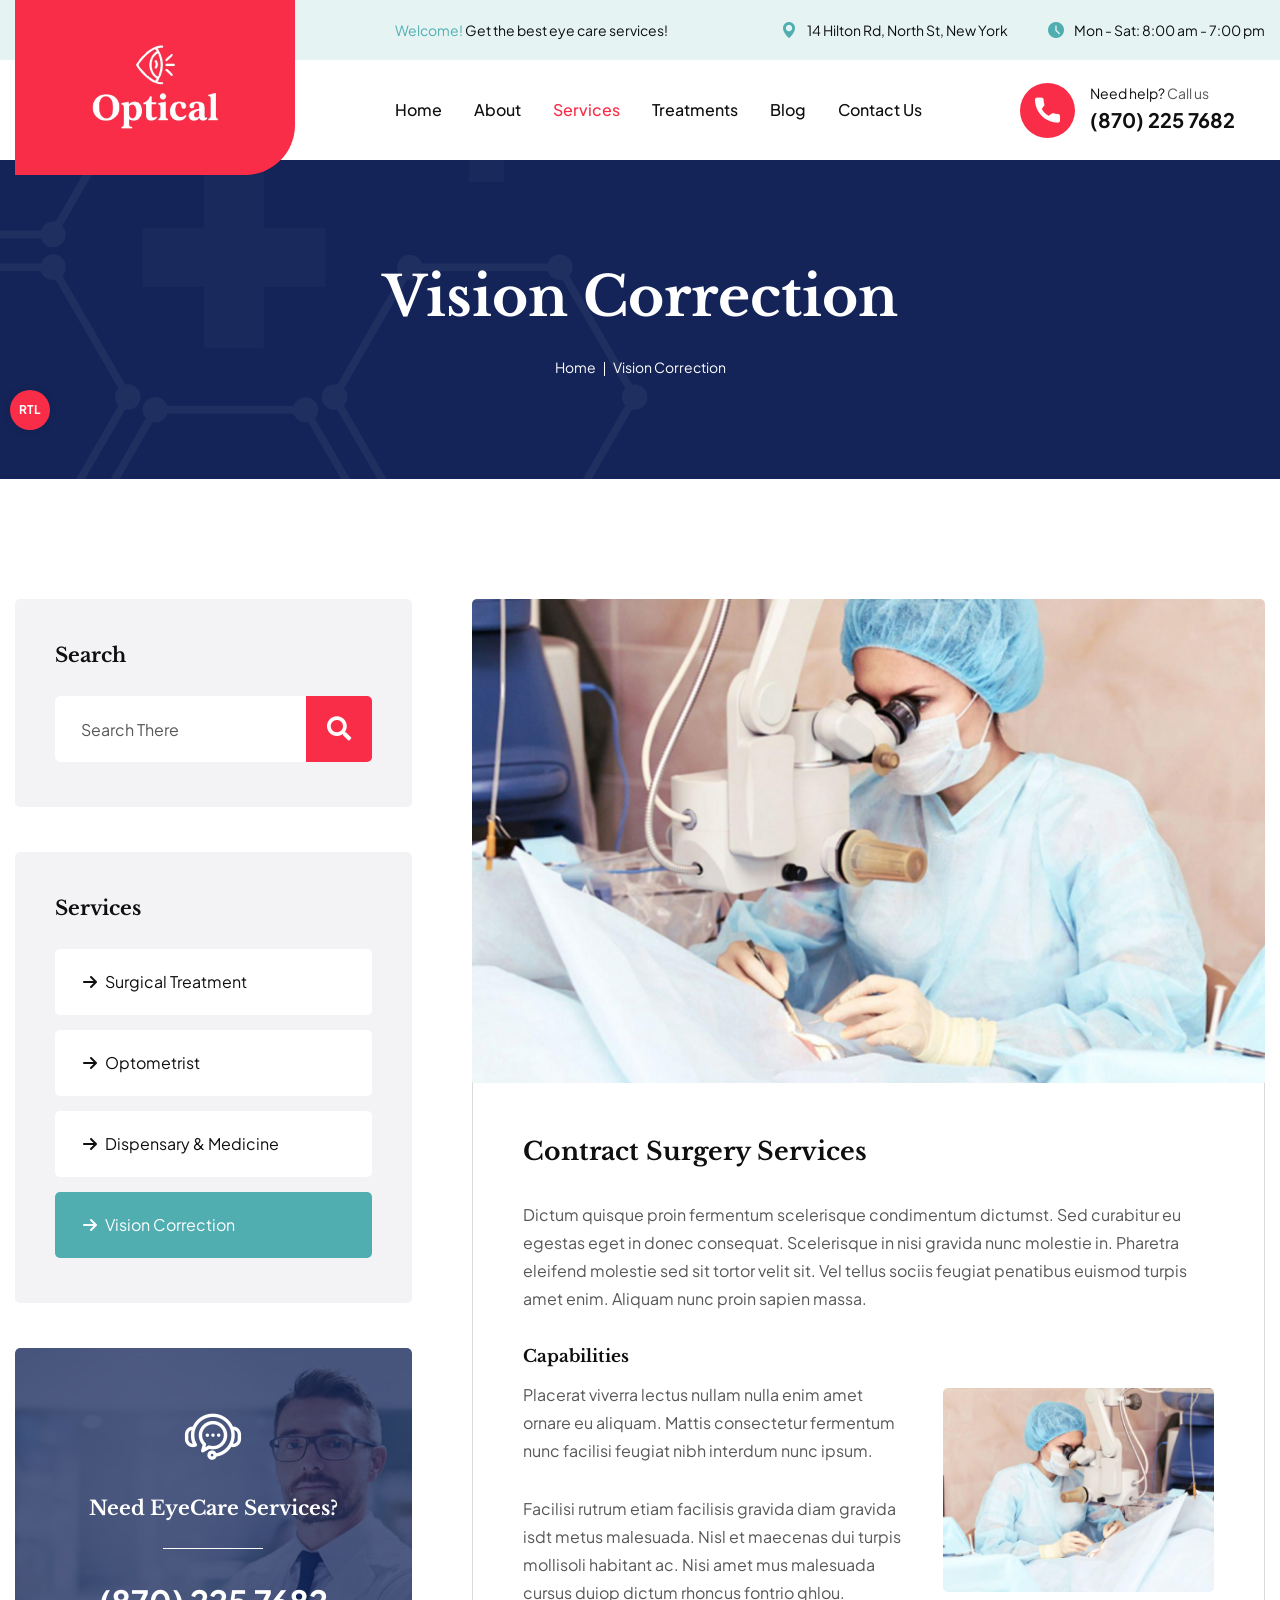
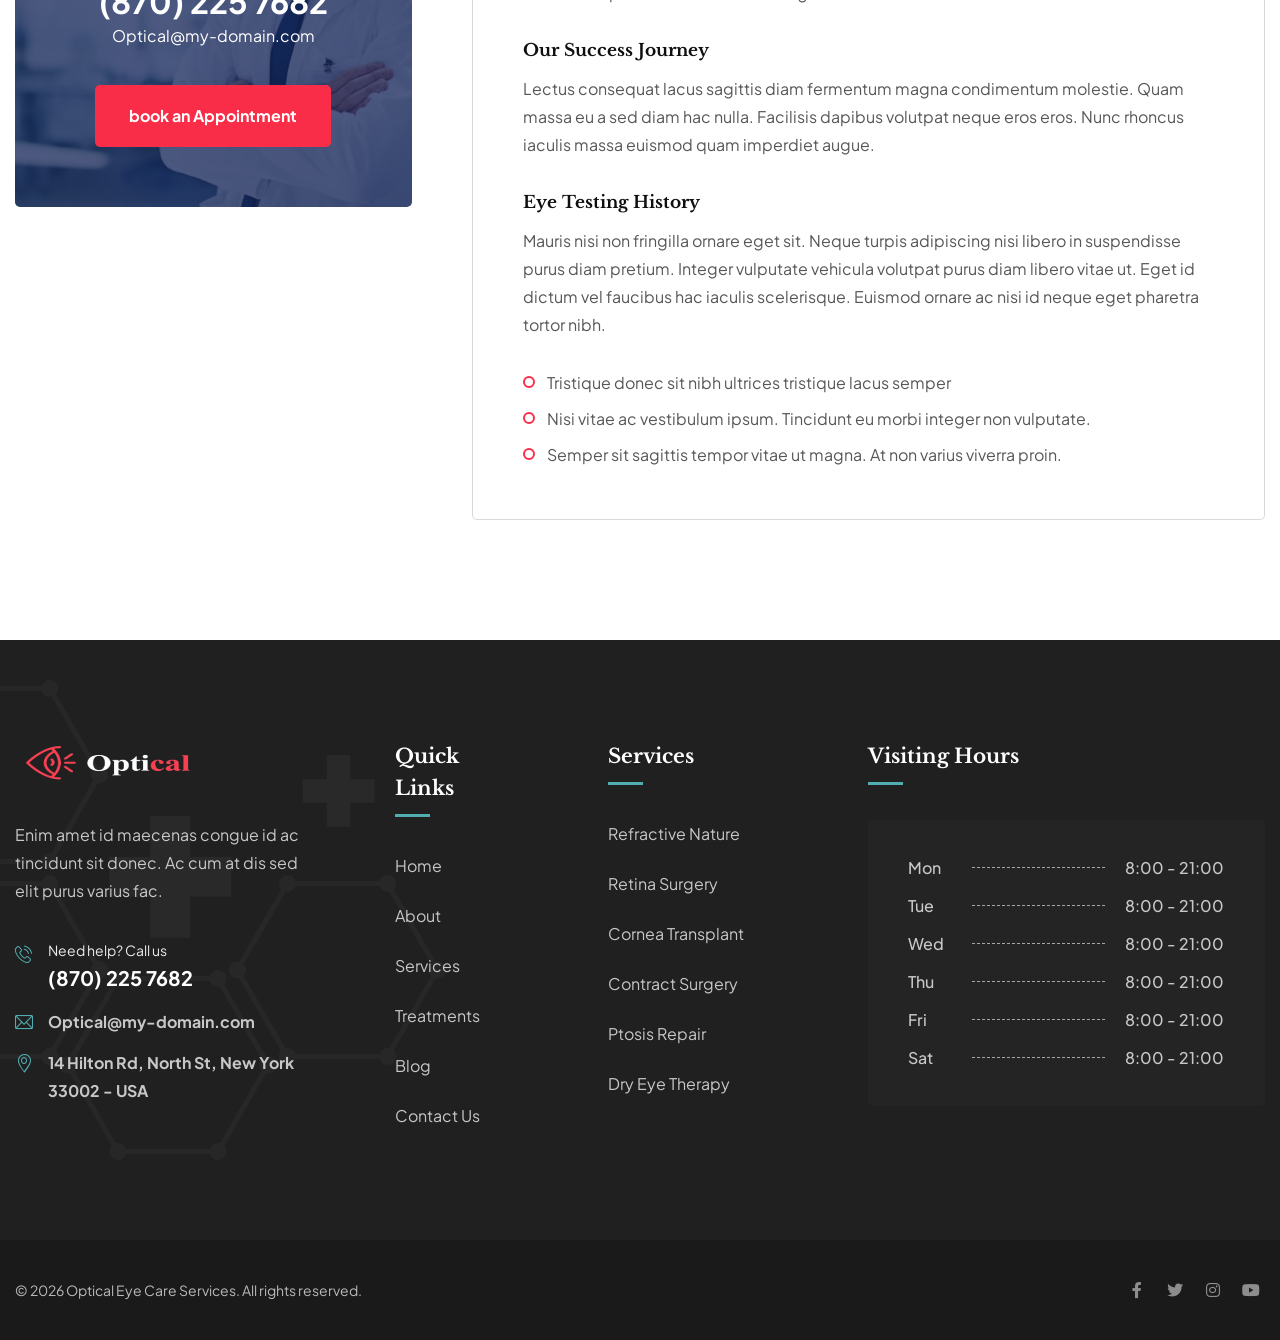
<file: service-details-4.html>
<!DOCTYPE html>
<html lang="en">


<head>
<meta charset="utf-8">
<meta http-equiv="X-UA-Compatible" content="IE=edge">
<meta name="viewport" content="width=device-width, initial-scale=1.0, maximum-scale=1.0, user-scalable=0">

<title>Optical</title>

<!-- Fav Icon -->
<link rel="icon" href="assets/images/favicon.ico" type="image/x-icon">

<!-- Google Fonts -->
<link href="https://fonts.googleapis.com/css2?family=Libre+Baskerville:ital,wght@0,400;0,700;1,400&amp;display=swap" rel="stylesheet">
<link href="https://fonts.googleapis.com/css2?family=Plus+Jakarta+Sans:ital,wght@0,200;0,300;0,400;0,500;0,600;0,700;0,800;1,200;1,300;1,400;1,500;1,600;1,700;1,800&amp;display=swap" rel="stylesheet">

<!-- Stylesheets -->
<link href="assets/css/font-awesome-all.css" rel="stylesheet">
<link href="assets/css/flaticon.css" rel="stylesheet">
<link href="assets/css/owl.css" rel="stylesheet">
<link href="assets/css/bootstrap.css" rel="stylesheet">
<link href="assets/css/jquery.fancybox.min.css" rel="stylesheet">
<link href="assets/css/animate.css" rel="stylesheet">
<link href="assets/css/nice-select.css" rel="stylesheet">
<link href="assets/css/jquery-ui.css" rel="stylesheet">
<link href="assets/css/timePicker.css" rel="stylesheet">
<link href="assets/css/elpath.css" rel="stylesheet">
<link href="assets/css/color.css" id="jssDefault" rel="stylesheet">
<link href="assets/css/rtl.css" rel="stylesheet">
<link href="assets/css/style.css" rel="stylesheet">
<link href="assets/css/module-css/page-title.css" rel="stylesheet">
<link href="assets/css/module-css/sidebar.css" rel="stylesheet">
<link href="assets/css/module-css/service-details.css" rel="stylesheet">
<link href="assets/css/responsive.css" rel="stylesheet">

</head>


<!-- page wrapper -->
<body>

    <div class="boxed_wrapper ltr">


        


        <!-- page-direction -->
        <div class="page_direction">
            <div class="demo-rtl direction_switch"><button class="rtl">RTL</button></div>
            <div class="demo-ltr direction_switch"><button class="ltr">LTR</button></div>
        </div>
        <!-- page-direction end -->


        <!-- main header -->
        <header class="main-header header-style-two">
            <!-- header-top -->
            <div class="header-top">
                <div class="outer-container">
                    <div class="top-inner">
                        <p><span>Welcome!</span> Get the best eye care services!</p>
                        <ul class="info-list">
                            <li><i class="icon-24"></i>14 Hilton Rd, North St, New York</li>
                            <li><i class="icon-25"></i>Mon - Sat: 8:00 am - 7:00 pm</li>
                        </ul>
                    </div>
                </div>
            </div>
            <!-- header-lower -->
            <div class="header-lower">
                <div class="outer-container">
                    <div class="outer-box">
                        <div class="logo-box">
                            <figure class="logo"><a href="index.html"><img src="assets/images/logo-3.png" alt=""></a></figure>
                        </div>
                        <div class="menu-area">
                            <!--Mobile Navigation Toggler-->
                            <div class="mobile-nav-toggler">
                                <i class="icon-bar"></i>
                                <i class="icon-bar"></i>
                                <i class="icon-bar"></i>
                            </div>
                            <nav class="main-menu navbar-expand-md navbar-light clearfix">
                                <div class="collapse navbar-collapse show clearfix" id="navbarSupportedContent">
                                    <ul class="navigation clearfix">
                                        <li class="dropdown"><a href="#">Home</a>
                                            <ul>
                                                <li><a href="index.html">Home One</a></li>
                                                <li><a href="index-2.html">Home Two</a></li>
                                                <li><a href="index-3.html">OnePage Home</a></li>
                                                <li class="dropdown"><a href="#">Header Style</a>
                                                    <ul>
                                                        <li><a href="index.html">Header Style One</a></li>
                                                        <li><a href="index-2.html">Header Style Two</a></li>
                                                    </ul>
                                                </li>
                                            </ul>
                                        </li> 
                                        <li><a href="about.html">About</a></li>
                                        <li class="current dropdown"><a href="#">Services</a>
                                            <ul>
                                                <li><a href="service.html">Our Services</a></li>
                                                <li><a href="service-details.html">Surgical Treatment</a></li>
                                                <li><a href="service-details-2.html">Optometrist</a></li>
                                                <li><a href="service-details-3.html">Dispensary & Medicine</a></li>
                                                <li><a href="service-details-4.html">Vision Correction</a></li>
                                            </ul>
                                        </li> 
                                        <li><a href="treatments.html">Treatments</a></li>
                                        <li class="dropdown"><a href="#">Blog</a>
                                            <ul>
                                                <li><a href="blog.html">Blog Grid View</a></li>
                                                <li><a href="blog-2.html">Blog List View</a></li>
                                                <li><a href="blog-details.html">Single Post</a></li>
                                            </ul>
                                        </li>  
                                        <li><a href="contact.html">Contact Us</a></li> 
                                    </ul>
                                </div>
                            </nav>
                        </div>
                        <div class="menu-right-content">
                            <div class="support-box">
                                <div class="icon-box"><i class="icon-26"></i></div>
                                <p><span>Need help?</span> Call us</p>
                                <a href="tel:8702257682">(870) 225 7682</a>
                            </div>
                        </div>
                    </div>
                </div>
            </div>

            <!--sticky Header-->
            <div class="sticky-header">
                <div class="auto-container">
                    <div class="outer-box">
                        <div class="logo-box">
                            <figure class="logo"><a href="index.html"><img src="assets/images/logo.png" alt=""></a></figure>
                        </div>
                        <div class="menu-area">
                            <nav class="main-menu clearfix">
                                <!--Keep This Empty / Menu will come through Javascript-->
                            </nav>
                        </div>
                        <div class="menu-right-content">
                            <div class="support-box">
                                <div class="icon-box"><i class="icon-26"></i></div>
                                <p><span>Need help?</span> Call us</p>
                                <a href="tel:8702257682">(870) 225 7682</a>
                            </div>
                        </div>
                    </div>
                </div>
            </div>
        </header>
        <!-- main-header end -->


        <!-- Mobile Menu  -->
        <div class="mobile-menu">
            <div class="menu-backdrop"></div>
            <div class="close-btn"><i class="fas fa-times"></i></div>
            
            <nav class="menu-box">
                <div class="nav-logo"><a href="index.html"><img src="assets/images/logo-2.png" alt="" title=""></a></div>
                <div class="menu-outer"><!--Here Menu Will Come Automatically Via Javascript / Same Menu as in Header--></div>
                <div class="contact-info">
                    <h4>Contact Info</h4>
                    <ul>
                        <li>Chicago 12, Melborne City, USA</li>
                        <li><a href="tel:+8801682648101">+88 01682648101</a></li>
                        <li><a href="mailto:info@example.com">info@example.com</a></li>
                    </ul>
                </div>
                <div class="social-links">
                    <ul class="clearfix">
                        <li><a href="index.html"><span class="fab fa-twitter"></span></a></li>
                        <li><a href="index.html"><span class="fab fa-facebook-square"></span></a></li>
                        <li><a href="index.html"><span class="fab fa-pinterest-p"></span></a></li>
                        <li><a href="index.html"><span class="fab fa-instagram"></span></a></li>
                        <li><a href="index.html"><span class="fab fa-youtube"></span></a></li>
                    </ul>
                </div>
            </nav>
        </div><!-- End Mobile Menu -->


        <!-- page-title -->
        <section class="page-title centred">
            <div class="pattern-layer" style="background-image: url(assets/images/shape/shape-12.png);"></div>
            <div class="auto-container">
                <div class="content-box">
                    <h1>Vision Correction</h1>
                    <ul class="bread-crumb">
                        <li><a href="index.html">Home</a></li>
                        <li>Vision Correction</li>
                    </ul>
                </div>
            </div>
        </section>
        <!-- page-title end -->


        <!-- service-details -->
        <section class="service-details pt_120 pb_120">
            <div class="auto-container">
                <div class="row clearfix">
                    <div class="col-lg-4 col-md-12 col-sm-12 sidebar-side">
                        <div class="service-sidebar default-sidebar">
                            <div class="sidebar-widget search-widget mb_45">
                                <div class="widget-title">
                                    <h4>Search</h4>
                                </div>
                                <div class="search-form">
                                    <form method="post" action="https://azim.hostlin.com/Optical/service-details-4.html">
                                        <div class="form-group">
                                            <input type="search" name="search-field" placeholder="Search There" required>
                                            <button type="submit"><i class="icon-35"></i></button>
                                        </div>
                                    </form>
                                </div>
                            </div>
                            <div class="sidebar-widget category-widget mb_45">
                                <div class="widget-title">
                                    <h4>Services</h4>
                                </div>
                                <div class="widget-content">
                                    <ul class="category-list clearfix">
                                        <li><a href="service-details.html"><i class="fas fa-arrow-right"></i>Surgical Treatment</a></li>
                                        <li><a href="service-details-2.html"><i class="fas fa-arrow-right"></i>Optometrist</a></li>
                                        <li><a href="service-details-3.html"><i class="fas fa-arrow-right"></i>Dispensary & Medicine</a></li>
                                        <li><a href="service-details-4.html" class="current"><i class="fas fa-arrow-right"></i>Vision Correction</a></li>
                                    </ul>
                                </div>
                            </div>
                            <div class="contact-widget centred">
                                <div class="inner-box" style="background-image: url(assets/images/resource/sidebar-1.jpg);">
                                    <div class="icon-box"><i class="icon-36"></i></div>
                                    <h4>Need EyeCare Services?</h4>
                                    <div class="phone"><a href="tel:8702257682">(870) 225 7682</a></div>
                                    <div class="email"><a href="mailto:Optical@mydomain.com">Optical@my-domain.com</a></div>
                                    <div class="btn-box"><a href="service-details-4.html" class="theme-btn btn-one">book an Appointment</a></div>
                                </div>
                            </div>
                        </div>
                    </div>
                    <div class="col-lg-8 col-md-12 col-sm-12 content-side">
                        <div class="service-details-content ml_30">
                            <figure class="image-box"><img src="assets/images/service/service-15.jpg" alt=""></figure>
                            <div class="inner-box">
                                <h3>Contract Surgery Services</h3>
                                <p>Dictum quisque proin fermentum scelerisque condimentum dictumst. Sed curabitur eu egestas eget in donec consequat. Scelerisque in nisi gravida nunc molestie in. Pharetra eleifend molestie sed sit tortor velit sit. Vel tellus sociis feugiat penatibus euismod turpis amet enim. Aliquam nunc proin sapien massa.</p>
                                <div class="two-column">
                                    <div class="row align-items-center">
                                        <div class="col-lg-7 col-md-6 col-sm-12 text-column">
                                            <div class="text-box">
                                                <h5>Capabilities</h5>
                                                <p>Placerat viverra lectus nullam nulla enim amet ornare eu aliquam. Mattis consectetur fermentum nunc facilisi feugiat nibh interdum nunc ipsum.</p>
                                                <p>Facilisi rutrum etiam facilisis gravida diam gravida isdt metus malesuada. Nisl et maecenas dui turpis mollisoli habitant ac. Nisi amet mus malesuada cursus duiop dictum rhoncus fontrio ghlou.</p>
                                            </div>
                                        </div>
                                        <div class="col-lg-5 col-md-6 col-sm-12 image-column">
                                            <figure class="image"><img src="assets/images/service/service-12.jpg" alt=""></figure>
                                        </div>
                                    </div>
                                </div>
                                <h5>Our Success Journey</h5>
                                <p>Lectus consequat lacus sagittis diam fermentum magna condimentum molestie. Quam massa eu a sed diam hac nulla. Facilisis dapibus volutpat neque eros eros. Nunc rhoncus iaculis massa euismod quam imperdiet augue.</p>
                                <h5>Eye Testing History</h5>
                                <p>Mauris nisi non fringilla ornare eget sit. Neque turpis adipiscing nisi libero in suspendisse purus diam pretium. Integer vulputate vehicula volutpat purus diam libero vitae ut. Eget id dictum vel faucibus hac iaculis scelerisque. Euismod ornare ac nisi id neque eget pharetra tortor nibh.</p>
                                <ul class="list-style-one clearfix">
                                    <li>Tristique donec sit nibh ultrices tristique lacus semper</li>
                                    <li>Nisi vitae ac vestibulum ipsum. Tincidunt eu morbi integer non vulputate.</li>
                                    <li>Semper sit sagittis tempor vitae ut magna. At non varius viverra proin.</li>
                                </ul>
                            </div>
                        </div>
                    </div>
                </div>
            </div>
        </section>
        <!-- service-details end -->


        <!-- main-footer -->
        <footer class="main-footer">
            <div class="widget-section">
                <div class="pattern-layer" style="background-image: url(assets/images/shape/shape-6.png);"></div>
                <div class="auto-container">
                    <div class="row clearfix">
                        <div class="col-lg-3 col-md-6 col-sm-12 footer-column">
                            <div class="logo-widget footer-widget">
                                <figure class="footer-logo"><a href="index.html"><img src="assets/images/logo-2.png" alt=""></a></figure>
                                <p>Enim amet id maecenas congue id ac tincidunt sit donec. Ac cum at dis sed elit purus varius fac.</p>
                                <ul class="info-list clearfix">
                                    <li>
                                        <i class="icon-2"></i>
                                        <span>Need help? Call us</span>
                                        <a href="tel:8702257682" class="phone">(870) 225 7682</a>
                                    </li>
                                    <li>
                                        <i class="icon-37"></i>
                                        <a href="mailto:Optical@mydomain.com">Optical@my-domain.com</a>
                                    </li>
                                    <li>
                                        <i class="icon-38"></i>
                                        14 Hilton Rd, North St, New York 33002 - USA
                                    </li>
                                </ul>
                            </div>
                        </div>
                        <div class="col-lg-2 col-md-6 col-sm-12 footer-column">
                            <div class="links-widget footer-widget ml_60">
                                <div class="widget-title">
                                    <h4>Quick Links</h4>
                                </div>
                                <div class="widget-content">
                                    <ul class="links-list clearfix">
                                        <li><a href="index.html">Home</a></li>
                                        <li><a href="about.html">About</a></li>
                                        <li><a href="service.html">Services</a></li>
                                        <li><a href="treatments.html">Treatments</a></li>
                                        <li><a href="blog.html">Blog</a></li>
                                        <li><a href="contact.html">Contact Us</a></li>
                                    </ul>
                                </div>
                            </div>
                        </div>
                        <div class="col-lg-3 col-md-6 col-sm-12 footer-column">
                            <div class="links-widget footer-widget ml_60">
                                <div class="widget-title">
                                    <h4>Services</h4>
                                </div>
                                <div class="widget-content">
                                    <ul class="links-list clearfix">
                                        <li><a href="service-details.html">Refractive Nature</a></li>
                                        <li><a href="service-details.html">Retina Surgery</a></li>
                                        <li><a href="service-details.html">Cornea Transplant</a></li>
                                        <li><a href="service-details.html">Contract Surgery</a></li>
                                        <li><a href="service-details.html">Ptosis Repair</a></li>
                                        <li><a href="service-details.html">Dry Eye Therapy</a></li>
                                    </ul>
                                </div>
                            </div>
                        </div>
                        <div class="col-lg-4 col-md-6 col-sm-12 footer-column">
                            <div class="schedule-widget footer-widget">
                                <div class="widget-title">
                                    <h4>Visiting Hours</h4>
                                </div>
                                <div class="widget-content">
                                    <ul class="schedule-list clearfix">
                                        <li>
                                            <span class="day">Mon</span>
                                            <div class="line"></div>
                                            <span class="time">8:00 - 21:00</span>
                                        </li>
                                        <li>
                                            <span class="day">Tue</span>
                                            <div class="line"></div>
                                            <span class="time">8:00 - 21:00</span>
                                        </li>
                                        <li>
                                            <span class="day">Wed</span>
                                            <div class="line"></div>
                                            <span class="time">8:00 - 21:00</span>
                                        </li>
                                        <li>
                                            <span class="day">Thu</span>
                                            <div class="line"></div>
                                            <span class="time">8:00 - 21:00</span>
                                        </li>
                                        <li>
                                            <span class="day">Fri</span>
                                            <div class="line"></div>
                                            <span class="time">8:00 - 21:00</span>
                                        </li>
                                        <li>
                                            <span class="day">Sat</span>
                                            <div class="line"></div>
                                            <span class="time">8:00 - 21:00</span>
                                        </li>
                                    </ul>
                                </div>
                            </div>
                        </div>
                    </div>
                </div>
            </div>
            <div class="footer-bottom">
                <div class="auto-container">
                    <div class="bottom-inner">
                        <div class="copyright"><p>&copy; 2026 <a href="index.html">Optical</a> Eye Care  Services. All rights reserved.</p></div>
                        <ul class="social-links">
                            <li><a href="index.html"><i class="fab fa-facebook-f"></i></a></li>
                            <li><a href="index.html"><i class="fab fa-twitter"></i></a></li>
                            <li><a href="index.html"><i class="fab fa-instagram"></i></a></li>
                            <li><a href="index.html"><i class="fab fa-youtube"></i></a></li>
                        </ul>
                    </div>
                </div>
            </div>
        </footer>
        <!-- main-footer end -->



        <!--Scroll to top-->
        <div class="scroll-to-top">
            <div>
                <div class="scroll-top-inner">
                    <div class="scroll-bar">
                        <div class="bar-inner"></div>
                    </div>
                    <div class="scroll-bar-text">Go To Top</div>
                </div>
            </div>
        </div>
        <!-- Scroll to top end -->
        
    </div>


    <!-- jequery plugins -->
    <script src="assets/js/jquery.js"></script>
    <script src="assets/js/bootstrap.min.js"></script>
    <script src="assets/js/owl.js"></script>
    <script src="assets/js/wow.js"></script>
    <script src="assets/js/jquery.fancybox.js"></script>
    <script src="assets/js/appear.js"></script>
    <script src="assets/js/isotope.js"></script>
    <script src="assets/js/jquery.nice-select.min.js"></script>
    <script src="assets/js/jquery.lettering.min.js"></script>
    <script src="assets/js/jquery.circleType.js"></script>
    <script src="assets/js/jquery-ui.js"></script>
    <script src="assets/js/timePicker.js"></script> 

    <!-- main-js -->
    <script src="assets/js/script.js"></script>

</body><!-- End of .page_wrapper -->


</html>
</file>
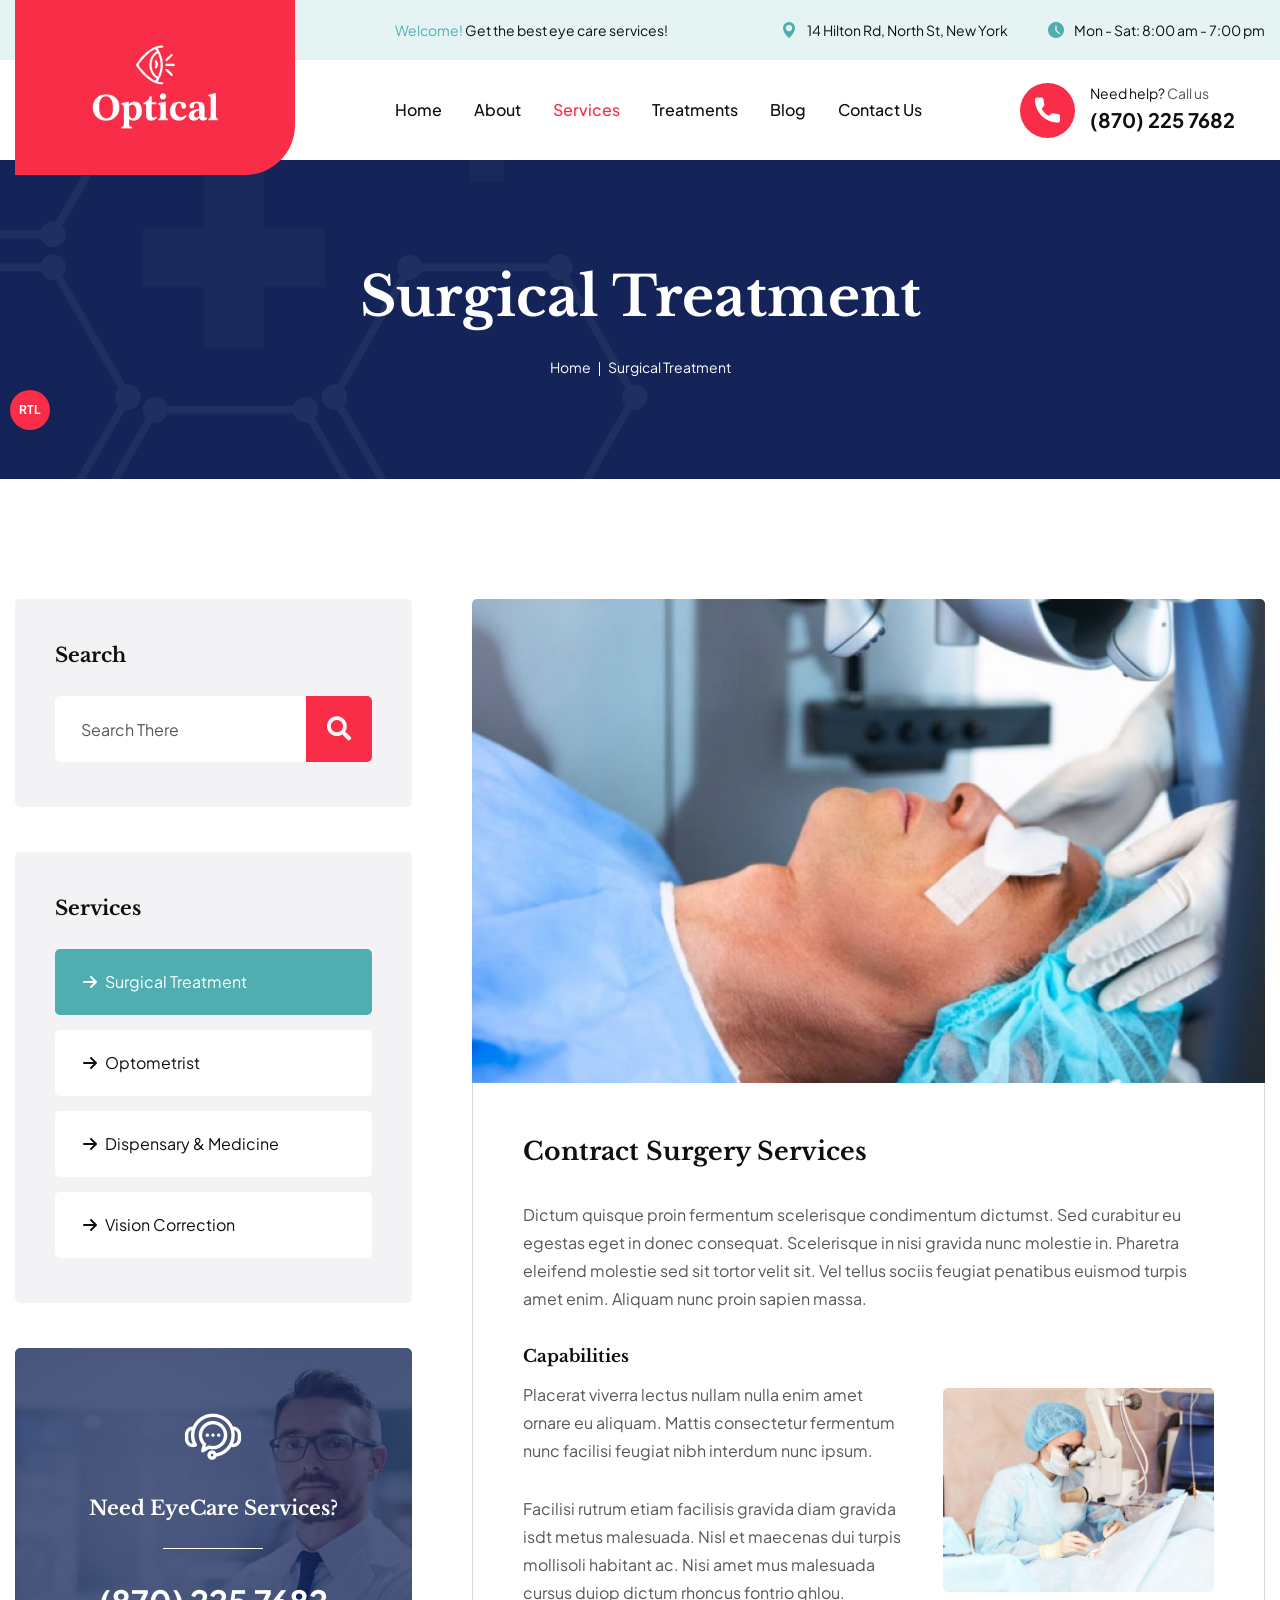
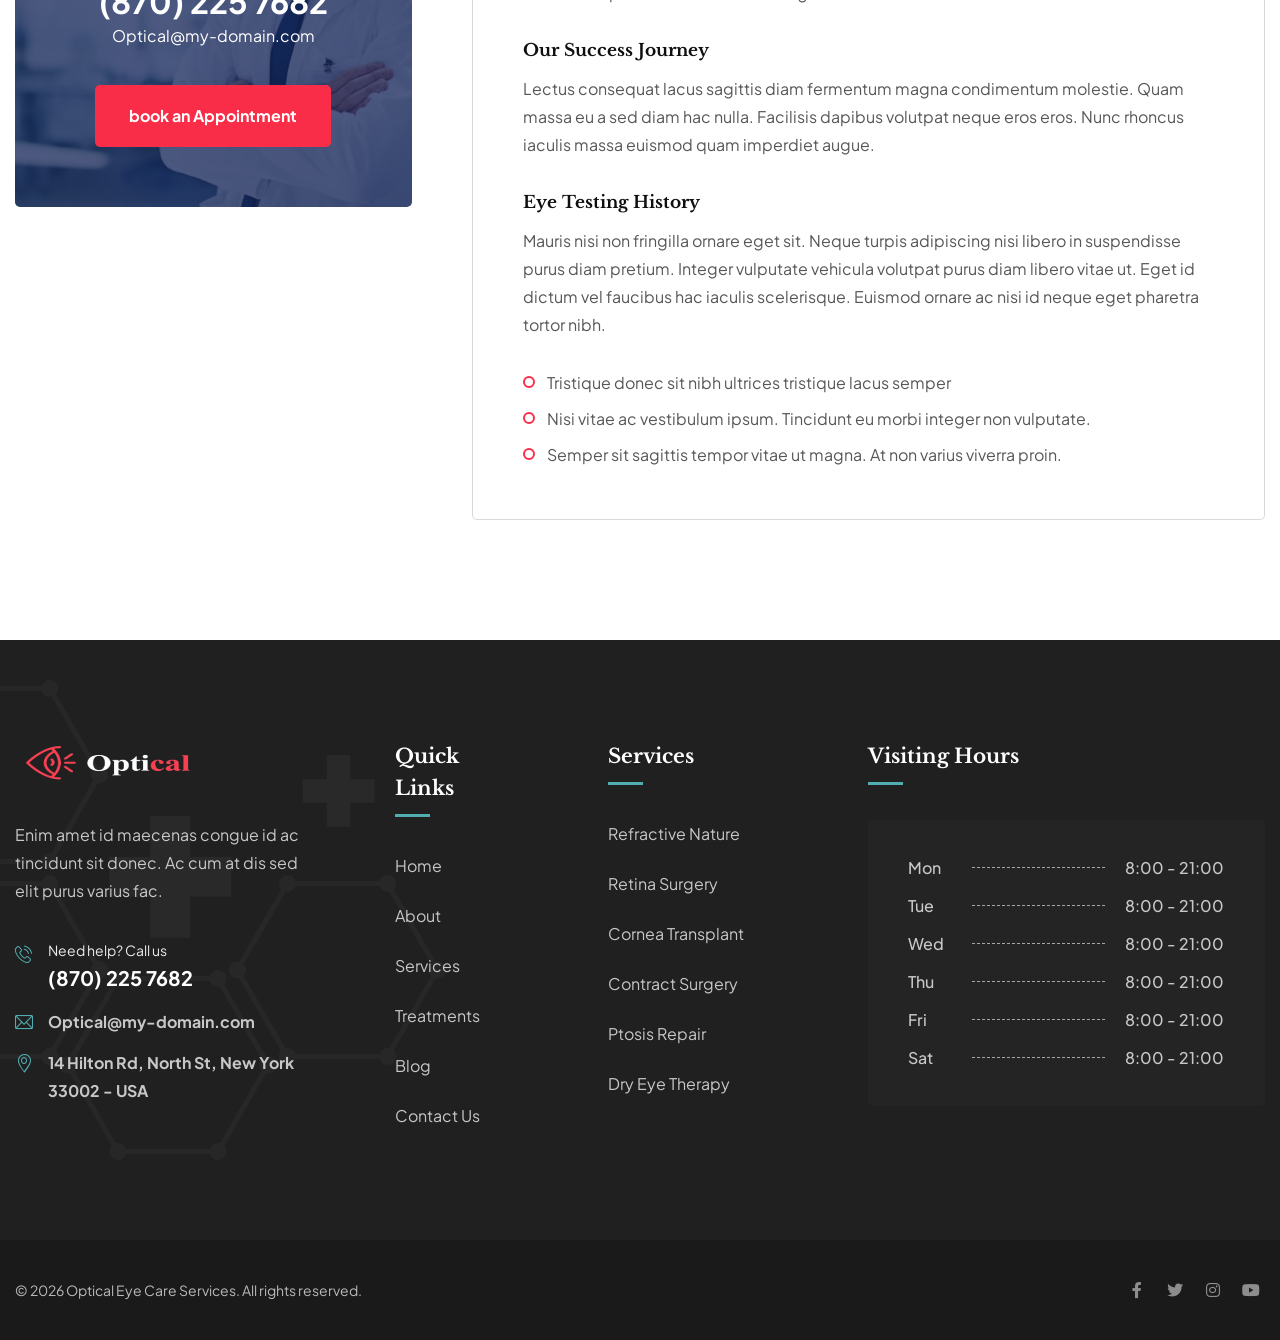
<file: service-details.html>
<!DOCTYPE html>
<html lang="en">


<head>
<meta charset="utf-8">
<meta http-equiv="X-UA-Compatible" content="IE=edge">
<meta name="viewport" content="width=device-width, initial-scale=1.0, maximum-scale=1.0, user-scalable=0">

<title>Optical</title>

<!-- Fav Icon -->
<link rel="icon" href="assets/images/favicon.ico" type="image/x-icon">

<!-- Google Fonts -->
<link href="https://fonts.googleapis.com/css2?family=Libre+Baskerville:ital,wght@0,400;0,700;1,400&amp;display=swap" rel="stylesheet">
<link href="https://fonts.googleapis.com/css2?family=Plus+Jakarta+Sans:ital,wght@0,200;0,300;0,400;0,500;0,600;0,700;0,800;1,200;1,300;1,400;1,500;1,600;1,700;1,800&amp;display=swap" rel="stylesheet">

<!-- Stylesheets -->
<link href="assets/css/font-awesome-all.css" rel="stylesheet">
<link href="assets/css/flaticon.css" rel="stylesheet">
<link href="assets/css/owl.css" rel="stylesheet">
<link href="assets/css/bootstrap.css" rel="stylesheet">
<link href="assets/css/jquery.fancybox.min.css" rel="stylesheet">
<link href="assets/css/animate.css" rel="stylesheet">
<link href="assets/css/nice-select.css" rel="stylesheet">
<link href="assets/css/jquery-ui.css" rel="stylesheet">
<link href="assets/css/timePicker.css" rel="stylesheet">
<link href="assets/css/elpath.css" rel="stylesheet">
<link href="assets/css/color.css" id="jssDefault" rel="stylesheet">
<link href="assets/css/rtl.css" rel="stylesheet">
<link href="assets/css/style.css" rel="stylesheet">
<link href="assets/css/module-css/page-title.css" rel="stylesheet">
<link href="assets/css/module-css/sidebar.css" rel="stylesheet">
<link href="assets/css/module-css/service-details.css" rel="stylesheet">
<link href="assets/css/responsive.css" rel="stylesheet">

</head>


<!-- page wrapper -->
<body>

    <div class="boxed_wrapper ltr">


        


        <!-- page-direction -->
        <div class="page_direction">
            <div class="demo-rtl direction_switch"><button class="rtl">RTL</button></div>
            <div class="demo-ltr direction_switch"><button class="ltr">LTR</button></div>
        </div>
        <!-- page-direction end -->


        <!-- main header -->
        <header class="main-header header-style-two">
            <!-- header-top -->
            <div class="header-top">
                <div class="outer-container">
                    <div class="top-inner">
                        <p><span>Welcome!</span> Get the best eye care services!</p>
                        <ul class="info-list">
                            <li><i class="icon-24"></i>14 Hilton Rd, North St, New York</li>
                            <li><i class="icon-25"></i>Mon - Sat: 8:00 am - 7:00 pm</li>
                        </ul>
                    </div>
                </div>
            </div>
            <!-- header-lower -->
            <div class="header-lower">
                <div class="outer-container">
                    <div class="outer-box">
                        <div class="logo-box">
                            <figure class="logo"><a href="index.html"><img src="assets/images/logo-3.png" alt=""></a></figure>
                        </div>
                        <div class="menu-area">
                            <!--Mobile Navigation Toggler-->
                            <div class="mobile-nav-toggler">
                                <i class="icon-bar"></i>
                                <i class="icon-bar"></i>
                                <i class="icon-bar"></i>
                            </div>
                            <nav class="main-menu navbar-expand-md navbar-light clearfix">
                                <div class="collapse navbar-collapse show clearfix" id="navbarSupportedContent">
                                    <ul class="navigation clearfix">
                                        <li class="dropdown"><a href="#">Home</a>
                                            <ul>
                                                <li><a href="index.html">Home One</a></li>
                                                <li><a href="index-2.html">Home Two</a></li>
                                                <li><a href="index-3.html">OnePage Home</a></li>
                                                <li class="dropdown"><a href="#">Header Style</a>
                                                    <ul>
                                                        <li><a href="index.html">Header Style One</a></li>
                                                        <li><a href="index-2.html">Header Style Two</a></li>
                                                    </ul>
                                                </li>
                                            </ul>
                                        </li> 
                                        <li><a href="about.html">About</a></li>
                                        <li class="current dropdown"><a href="#">Services</a>
                                            <ul>
                                                <li><a href="service.html">Our Services</a></li>
                                                <li><a href="service-details.html">Surgical Treatment</a></li>
                                                <li><a href="service-details-2.html">Optometrist</a></li>
                                                <li><a href="service-details-3.html">Dispensary & Medicine</a></li>
                                                <li><a href="service-details-4.html">Vision Correction</a></li>
                                            </ul>
                                        </li> 
                                        <li><a href="treatments.html">Treatments</a></li>
                                        <li class="dropdown"><a href="#">Blog</a>
                                            <ul>
                                                <li><a href="blog.html">Blog Grid View</a></li>
                                                <li><a href="blog-2.html">Blog List View</a></li>
                                                <li><a href="blog-details.html">Single Post</a></li>
                                            </ul>
                                        </li>  
                                        <li><a href="contact.html">Contact Us</a></li> 
                                    </ul>
                                </div>
                            </nav>
                        </div>
                        <div class="menu-right-content">
                            <div class="support-box">
                                <div class="icon-box"><i class="icon-26"></i></div>
                                <p><span>Need help?</span> Call us</p>
                                <a href="tel:8702257682">(870) 225 7682</a>
                            </div>
                        </div>
                    </div>
                </div>
            </div>

            <!--sticky Header-->
            <div class="sticky-header">
                <div class="auto-container">
                    <div class="outer-box">
                        <div class="logo-box">
                            <figure class="logo"><a href="index.html"><img src="assets/images/logo.png" alt=""></a></figure>
                        </div>
                        <div class="menu-area">
                            <nav class="main-menu clearfix">
                                <!--Keep This Empty / Menu will come through Javascript-->
                            </nav>
                        </div>
                        <div class="menu-right-content">
                            <div class="support-box">
                                <div class="icon-box"><i class="icon-26"></i></div>
                                <p><span>Need help?</span> Call us</p>
                                <a href="tel:8702257682">(870) 225 7682</a>
                            </div>
                        </div>
                    </div>
                </div>
            </div>
        </header>
        <!-- main-header end -->


        <!-- Mobile Menu  -->
        <div class="mobile-menu">
            <div class="menu-backdrop"></div>
            <div class="close-btn"><i class="fas fa-times"></i></div>
            
            <nav class="menu-box">
                <div class="nav-logo"><a href="index.html"><img src="assets/images/logo-2.png" alt="" title=""></a></div>
                <div class="menu-outer"><!--Here Menu Will Come Automatically Via Javascript / Same Menu as in Header--></div>
                <div class="contact-info">
                    <h4>Contact Info</h4>
                    <ul>
                        <li>Chicago 12, Melborne City, USA</li>
                        <li><a href="tel:+8801682648101">+88 01682648101</a></li>
                        <li><a href="mailto:info@example.com">info@example.com</a></li>
                    </ul>
                </div>
                <div class="social-links">
                    <ul class="clearfix">
                        <li><a href="index.html"><span class="fab fa-twitter"></span></a></li>
                        <li><a href="index.html"><span class="fab fa-facebook-square"></span></a></li>
                        <li><a href="index.html"><span class="fab fa-pinterest-p"></span></a></li>
                        <li><a href="index.html"><span class="fab fa-instagram"></span></a></li>
                        <li><a href="index.html"><span class="fab fa-youtube"></span></a></li>
                    </ul>
                </div>
            </nav>
        </div><!-- End Mobile Menu -->


        <!-- page-title -->
        <section class="page-title centred">
            <div class="pattern-layer" style="background-image: url(assets/images/shape/shape-12.png);"></div>
            <div class="auto-container">
                <div class="content-box">
                    <h1>Surgical Treatment</h1>
                    <ul class="bread-crumb">
                        <li><a href="index.html">Home</a></li>
                        <li>Surgical Treatment</li>
                    </ul>
                </div>
            </div>
        </section>
        <!-- page-title end -->


        <!-- service-details -->
        <section class="service-details pt_120 pb_120">
            <div class="auto-container">
                <div class="row clearfix">
                    <div class="col-lg-4 col-md-12 col-sm-12 sidebar-side">
                        <div class="service-sidebar default-sidebar">
                            <div class="sidebar-widget search-widget mb_45">
                                <div class="widget-title">
                                    <h4>Search</h4>
                                </div>
                                <div class="search-form">
                                    <form method="post" action="https://azim.hostlin.com/Optical/service-details.html">
                                        <div class="form-group">
                                            <input type="search" name="search-field" placeholder="Search There" required>
                                            <button type="submit"><i class="icon-35"></i></button>
                                        </div>
                                    </form>
                                </div>
                            </div>
                            <div class="sidebar-widget category-widget mb_45">
                                <div class="widget-title">
                                    <h4>Services</h4>
                                </div>
                                <div class="widget-content">
                                    <ul class="category-list clearfix">
                                        <li><a href="service-details.html" class="current"><i class="fas fa-arrow-right"></i>Surgical Treatment</a></li>
                                        <li><a href="service-details-2.html"><i class="fas fa-arrow-right"></i>Optometrist</a></li>
                                        <li><a href="service-details-3.html"><i class="fas fa-arrow-right"></i>Dispensary & Medicine</a></li>
                                        <li><a href="service-details-4.html"><i class="fas fa-arrow-right"></i>Vision Correction</a></li>
                                    </ul>
                                </div>
                            </div>
                            <div class="contact-widget centred">
                                <div class="inner-box" style="background-image: url(assets/images/resource/sidebar-1.jpg);">
                                    <div class="icon-box"><i class="icon-36"></i></div>
                                    <h4>Need EyeCare Services?</h4>
                                    <div class="phone"><a href="tel:8702257682">(870) 225 7682</a></div>
                                    <div class="email"><a href="mailto:Optical@mydomain.com">Optical@my-domain.com</a></div>
                                    <div class="btn-box"><a href="service-details.html" class="theme-btn btn-one">book an Appointment</a></div>
                                </div>
                            </div>
                        </div>
                    </div>
                    <div class="col-lg-8 col-md-12 col-sm-12 content-side">
                        <div class="service-details-content ml_30">
                            <figure class="image-box"><img src="assets/images/service/service-11.jpg" alt=""></figure>
                            <div class="inner-box">
                                <h3>Contract Surgery Services</h3>
                                <p>Dictum quisque proin fermentum scelerisque condimentum dictumst. Sed curabitur eu egestas eget in donec consequat. Scelerisque in nisi gravida nunc molestie in. Pharetra eleifend molestie sed sit tortor velit sit. Vel tellus sociis feugiat penatibus euismod turpis amet enim. Aliquam nunc proin sapien massa.</p>
                                <div class="two-column">
                                    <div class="row align-items-center">
                                        <div class="col-lg-7 col-md-6 col-sm-12 text-column">
                                            <div class="text-box">
                                                <h5>Capabilities</h5>
                                                <p>Placerat viverra lectus nullam nulla enim amet ornare eu aliquam. Mattis consectetur fermentum nunc facilisi feugiat nibh interdum nunc ipsum.</p>
                                                <p>Facilisi rutrum etiam facilisis gravida diam gravida isdt metus malesuada. Nisl et maecenas dui turpis mollisoli habitant ac. Nisi amet mus malesuada cursus duiop dictum rhoncus fontrio ghlou.</p>
                                            </div>
                                        </div>
                                        <div class="col-lg-5 col-md-6 col-sm-12 image-column">
                                            <figure class="image"><img src="assets/images/service/service-12.jpg" alt=""></figure>
                                        </div>
                                    </div>
                                </div>
                                <h5>Our Success Journey</h5>
                                <p>Lectus consequat lacus sagittis diam fermentum magna condimentum molestie. Quam massa eu a sed diam hac nulla. Facilisis dapibus volutpat neque eros eros. Nunc rhoncus iaculis massa euismod quam imperdiet augue.</p>
                                <h5>Eye Testing History</h5>
                                <p>Mauris nisi non fringilla ornare eget sit. Neque turpis adipiscing nisi libero in suspendisse purus diam pretium. Integer vulputate vehicula volutpat purus diam libero vitae ut. Eget id dictum vel faucibus hac iaculis scelerisque. Euismod ornare ac nisi id neque eget pharetra tortor nibh.</p>
                                <ul class="list-style-one clearfix">
                                    <li>Tristique donec sit nibh ultrices tristique lacus semper</li>
                                    <li>Nisi vitae ac vestibulum ipsum. Tincidunt eu morbi integer non vulputate.</li>
                                    <li>Semper sit sagittis tempor vitae ut magna. At non varius viverra proin.</li>
                                </ul>
                            </div>
                        </div>
                    </div>
                </div>
            </div>
        </section>
        <!-- service-details end -->


        <!-- main-footer -->
        <footer class="main-footer">
            <div class="widget-section">
                <div class="pattern-layer" style="background-image: url(assets/images/shape/shape-6.png);"></div>
                <div class="auto-container">
                    <div class="row clearfix">
                        <div class="col-lg-3 col-md-6 col-sm-12 footer-column">
                            <div class="logo-widget footer-widget">
                                <figure class="footer-logo"><a href="index.html"><img src="assets/images/logo-2.png" alt=""></a></figure>
                                <p>Enim amet id maecenas congue id ac tincidunt sit donec. Ac cum at dis sed elit purus varius fac.</p>
                                <ul class="info-list clearfix">
                                    <li>
                                        <i class="icon-2"></i>
                                        <span>Need help? Call us</span>
                                        <a href="tel:8702257682" class="phone">(870) 225 7682</a>
                                    </li>
                                    <li>
                                        <i class="icon-37"></i>
                                        <a href="mailto:Optical@mydomain.com">Optical@my-domain.com</a>
                                    </li>
                                    <li>
                                        <i class="icon-38"></i>
                                        14 Hilton Rd, North St, New York 33002 - USA
                                    </li>
                                </ul>
                            </div>
                        </div>
                        <div class="col-lg-2 col-md-6 col-sm-12 footer-column">
                            <div class="links-widget footer-widget ml_60">
                                <div class="widget-title">
                                    <h4>Quick Links</h4>
                                </div>
                                <div class="widget-content">
                                    <ul class="links-list clearfix">
                                        <li><a href="index.html">Home</a></li>
                                        <li><a href="about.html">About</a></li>
                                        <li><a href="service.html">Services</a></li>
                                        <li><a href="treatments.html">Treatments</a></li>
                                        <li><a href="blog.html">Blog</a></li>
                                        <li><a href="contact.html">Contact Us</a></li>
                                    </ul>
                                </div>
                            </div>
                        </div>
                        <div class="col-lg-3 col-md-6 col-sm-12 footer-column">
                            <div class="links-widget footer-widget ml_60">
                                <div class="widget-title">
                                    <h4>Services</h4>
                                </div>
                                <div class="widget-content">
                                    <ul class="links-list clearfix">
                                        <li><a href="service-details.html">Refractive Nature</a></li>
                                        <li><a href="service-details.html">Retina Surgery</a></li>
                                        <li><a href="service-details.html">Cornea Transplant</a></li>
                                        <li><a href="service-details.html">Contract Surgery</a></li>
                                        <li><a href="service-details.html">Ptosis Repair</a></li>
                                        <li><a href="service-details.html">Dry Eye Therapy</a></li>
                                    </ul>
                                </div>
                            </div>
                        </div>
                        <div class="col-lg-4 col-md-6 col-sm-12 footer-column">
                            <div class="schedule-widget footer-widget">
                                <div class="widget-title">
                                    <h4>Visiting Hours</h4>
                                </div>
                                <div class="widget-content">
                                    <ul class="schedule-list clearfix">
                                        <li>
                                            <span class="day">Mon</span>
                                            <div class="line"></div>
                                            <span class="time">8:00 - 21:00</span>
                                        </li>
                                        <li>
                                            <span class="day">Tue</span>
                                            <div class="line"></div>
                                            <span class="time">8:00 - 21:00</span>
                                        </li>
                                        <li>
                                            <span class="day">Wed</span>
                                            <div class="line"></div>
                                            <span class="time">8:00 - 21:00</span>
                                        </li>
                                        <li>
                                            <span class="day">Thu</span>
                                            <div class="line"></div>
                                            <span class="time">8:00 - 21:00</span>
                                        </li>
                                        <li>
                                            <span class="day">Fri</span>
                                            <div class="line"></div>
                                            <span class="time">8:00 - 21:00</span>
                                        </li>
                                        <li>
                                            <span class="day">Sat</span>
                                            <div class="line"></div>
                                            <span class="time">8:00 - 21:00</span>
                                        </li>
                                    </ul>
                                </div>
                            </div>
                        </div>
                    </div>
                </div>
            </div>
            <div class="footer-bottom">
                <div class="auto-container">
                    <div class="bottom-inner">
                        <div class="copyright"><p>&copy; 2026 <a href="index.html">Optical</a> Eye Care  Services. All rights reserved.</p></div>
                        <ul class="social-links">
                            <li><a href="index.html"><i class="fab fa-facebook-f"></i></a></li>
                            <li><a href="index.html"><i class="fab fa-twitter"></i></a></li>
                            <li><a href="index.html"><i class="fab fa-instagram"></i></a></li>
                            <li><a href="index.html"><i class="fab fa-youtube"></i></a></li>
                        </ul>
                    </div>
                </div>
            </div>
        </footer>
        <!-- main-footer end -->



        <!--Scroll to top-->
        <div class="scroll-to-top">
            <div>
                <div class="scroll-top-inner">
                    <div class="scroll-bar">
                        <div class="bar-inner"></div>
                    </div>
                    <div class="scroll-bar-text">Go To Top</div>
                </div>
            </div>
        </div>
        <!-- Scroll to top end -->
        
    </div>


    <!-- jequery plugins -->
    <script src="assets/js/jquery.js"></script>
    <script src="assets/js/bootstrap.min.js"></script>
    <script src="assets/js/owl.js"></script>
    <script src="assets/js/wow.js"></script>
    <script src="assets/js/jquery.fancybox.js"></script>
    <script src="assets/js/appear.js"></script>
    <script src="assets/js/isotope.js"></script>
    <script src="assets/js/jquery.nice-select.min.js"></script>
    <script src="assets/js/jquery.lettering.min.js"></script>
    <script src="assets/js/jquery.circleType.js"></script>
    <script src="assets/js/jquery-ui.js"></script>
    <script src="assets/js/timePicker.js"></script> 

    <!-- main-js -->
    <script src="assets/js/script.js"></script>

</body><!-- End of .page_wrapper -->


</html>
</file>
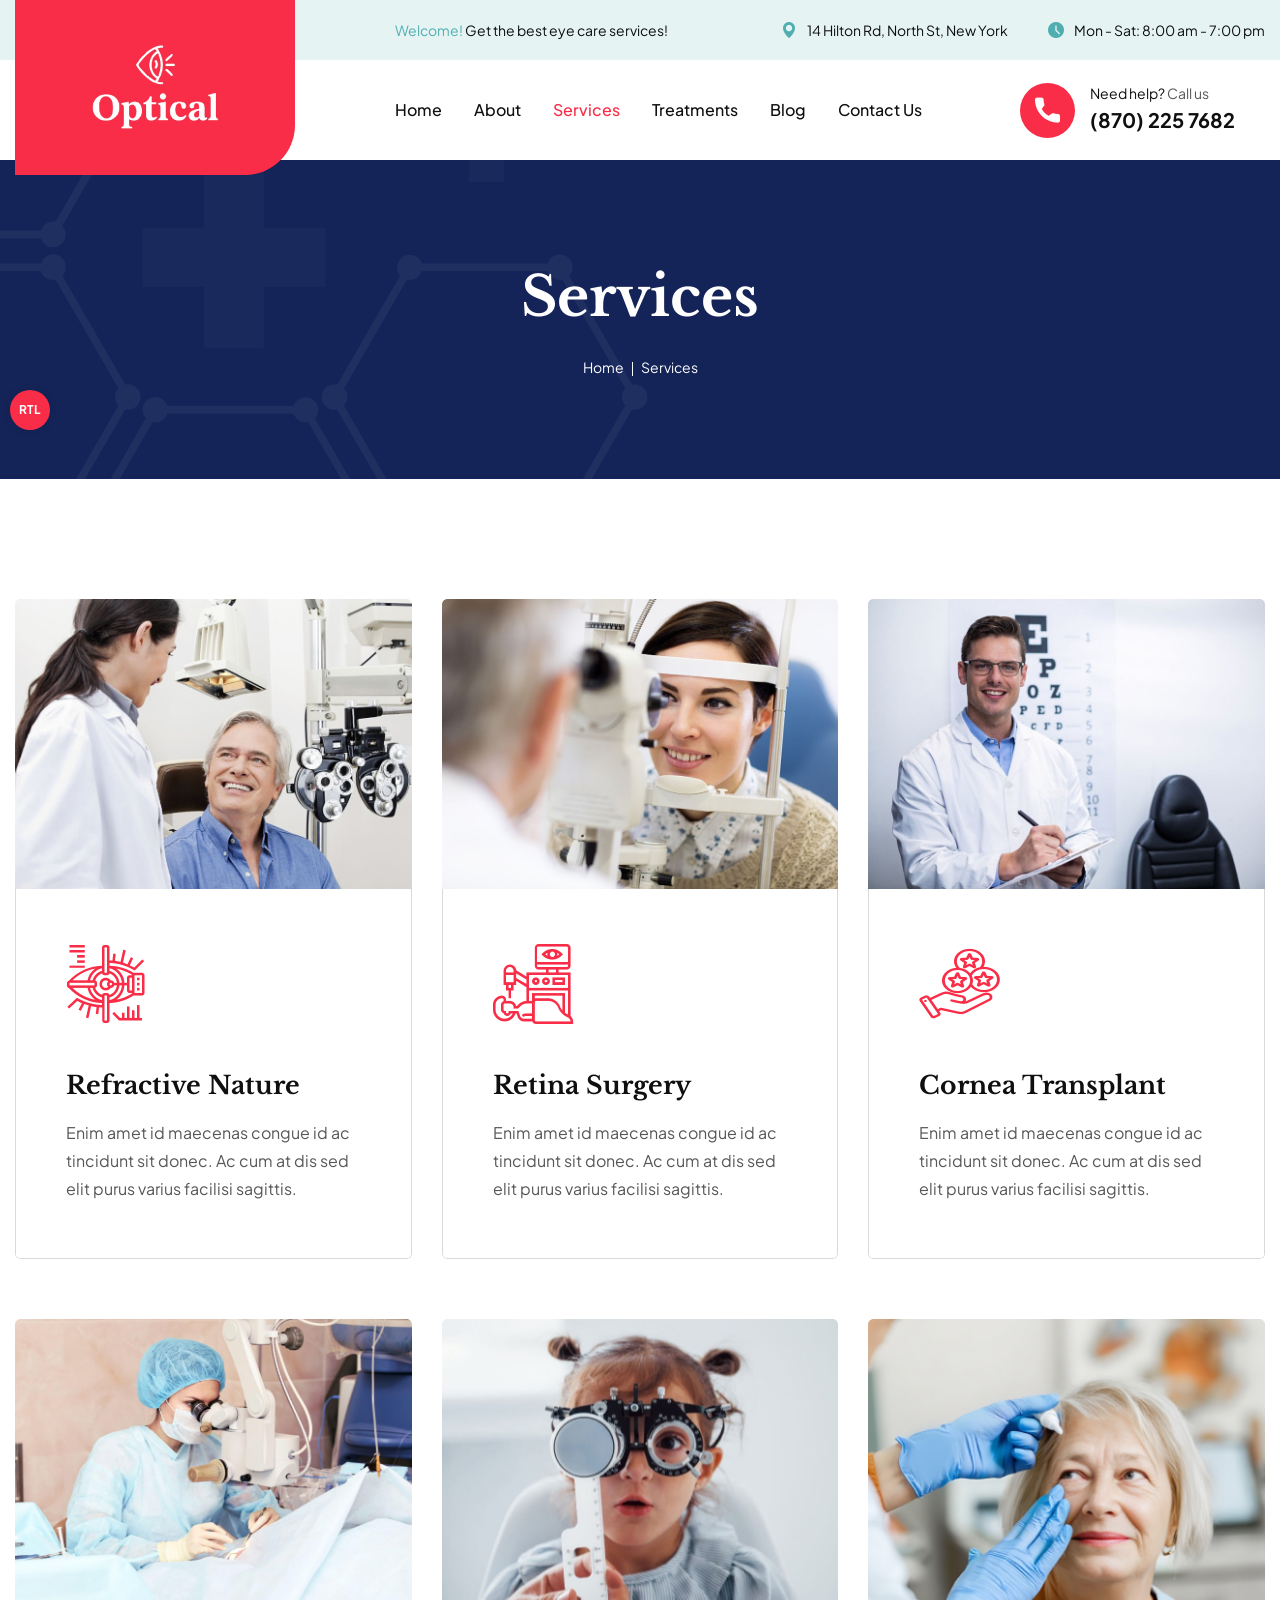
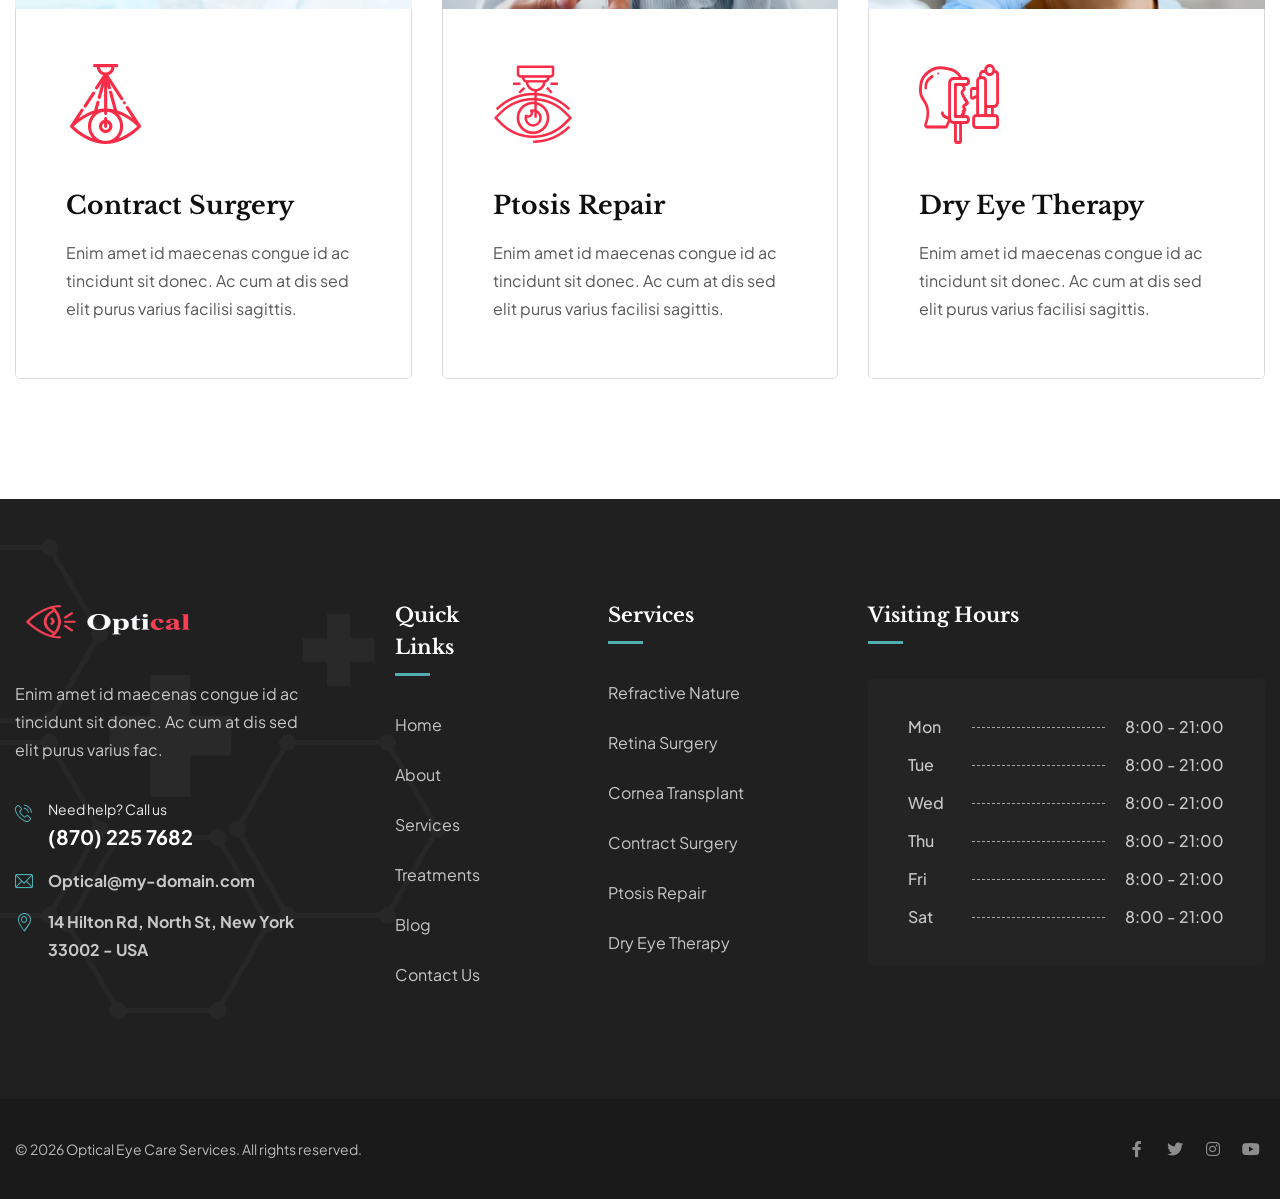
<file: service.html>
<!DOCTYPE html>
<html lang="en">


<head>
<meta charset="utf-8">
<meta http-equiv="X-UA-Compatible" content="IE=edge">
<meta name="viewport" content="width=device-width, initial-scale=1.0, maximum-scale=1.0, user-scalable=0">

<title>Optical</title>

<!-- Fav Icon -->
<link rel="icon" href="assets/images/favicon.ico" type="image/x-icon">

<!-- Google Fonts -->
<link href="https://fonts.googleapis.com/css2?family=Libre+Baskerville:ital,wght@0,400;0,700;1,400&amp;display=swap" rel="stylesheet">
<link href="https://fonts.googleapis.com/css2?family=Plus+Jakarta+Sans:ital,wght@0,200;0,300;0,400;0,500;0,600;0,700;0,800;1,200;1,300;1,400;1,500;1,600;1,700;1,800&amp;display=swap" rel="stylesheet">

<!-- Stylesheets -->
<link href="assets/css/font-awesome-all.css" rel="stylesheet">
<link href="assets/css/flaticon.css" rel="stylesheet">
<link href="assets/css/owl.css" rel="stylesheet">
<link href="assets/css/bootstrap.css" rel="stylesheet">
<link href="assets/css/jquery.fancybox.min.css" rel="stylesheet">
<link href="assets/css/animate.css" rel="stylesheet">
<link href="assets/css/nice-select.css" rel="stylesheet">
<link href="assets/css/jquery-ui.css" rel="stylesheet">
<link href="assets/css/timePicker.css" rel="stylesheet">
<link href="assets/css/elpath.css" rel="stylesheet">
<link href="assets/css/color.css" id="jssDefault" rel="stylesheet">
<link href="assets/css/rtl.css" rel="stylesheet">
<link href="assets/css/style.css" rel="stylesheet">
<link href="assets/css/module-css/page-title.css" rel="stylesheet">
<link href="assets/css/module-css/service.css" rel="stylesheet">
<link href="assets/css/responsive.css" rel="stylesheet">

</head>


<!-- page wrapper -->
<body>

    <div class="boxed_wrapper ltr">


        


        <!-- page-direction -->
        <div class="page_direction">
            <div class="demo-rtl direction_switch"><button class="rtl">RTL</button></div>
            <div class="demo-ltr direction_switch"><button class="ltr">LTR</button></div>
        </div>
        <!-- page-direction end -->


        <!-- main header -->
        <header class="main-header header-style-two">
            <!-- header-top -->
            <div class="header-top">
                <div class="outer-container">
                    <div class="top-inner">
                        <p><span>Welcome!</span> Get the best eye care services!</p>
                        <ul class="info-list">
                            <li><i class="icon-24"></i>14 Hilton Rd, North St, New York</li>
                            <li><i class="icon-25"></i>Mon - Sat: 8:00 am - 7:00 pm</li>
                        </ul>
                    </div>
                </div>
            </div>
            <!-- header-lower -->
            <div class="header-lower">
                <div class="outer-container">
                    <div class="outer-box">
                        <div class="logo-box">
                            <figure class="logo"><a href="index.html"><img src="assets/images/logo-3.png" alt=""></a></figure>
                        </div>
                        <div class="menu-area">
                            <!--Mobile Navigation Toggler-->
                            <div class="mobile-nav-toggler">
                                <i class="icon-bar"></i>
                                <i class="icon-bar"></i>
                                <i class="icon-bar"></i>
                            </div>
                            <nav class="main-menu navbar-expand-md navbar-light clearfix">
                                <div class="collapse navbar-collapse show clearfix" id="navbarSupportedContent">
                                    <ul class="navigation clearfix">
                                        <li class="dropdown"><a href="#">Home</a>
                                            <ul>
                                                <li><a href="index.html">Home One</a></li>
                                                <li><a href="index-2.html">Home Two</a></li>
                                                <li><a href="index-3.html">OnePage Home</a></li>
                                                <li class="dropdown"><a href="#">Header Style</a>
                                                    <ul>
                                                        <li><a href="index.html">Header Style One</a></li>
                                                        <li><a href="index-2.html">Header Style Two</a></li>
                                                    </ul>
                                                </li>
                                            </ul>
                                        </li> 
                                        <li><a href="about.html">About</a></li>
                                        <li class="current dropdown"><a href="#">Services</a>
                                            <ul>
                                                <li><a href="service.html">Our Services</a></li>
                                                <li><a href="service-details.html">Surgical Treatment</a></li>
                                                <li><a href="service-details-2.html">Optometrist</a></li>
                                                <li><a href="service-details-3.html">Dispensary & Medicine</a></li>
                                                <li><a href="service-details-4.html">Vision Correction</a></li>
                                            </ul>
                                        </li> 
                                        <li><a href="treatments.html">Treatments</a></li>
                                        <li class="dropdown"><a href="#">Blog</a>
                                            <ul>
                                                <li><a href="blog.html">Blog Grid View</a></li>
                                                <li><a href="blog-2.html">Blog List View</a></li>
                                                <li><a href="blog-details.html">Single Post</a></li>
                                            </ul>
                                        </li>  
                                        <li><a href="contact.html">Contact Us</a></li> 
                                    </ul>
                                </div>
                            </nav>
                        </div>
                        <div class="menu-right-content">
                            <div class="support-box">
                                <div class="icon-box"><i class="icon-26"></i></div>
                                <p><span>Need help?</span> Call us</p>
                                <a href="tel:8702257682">(870) 225 7682</a>
                            </div>
                        </div>
                    </div>
                </div>
            </div>

            <!--sticky Header-->
            <div class="sticky-header">
                <div class="auto-container">
                    <div class="outer-box">
                        <div class="logo-box">
                            <figure class="logo"><a href="index.html"><img src="assets/images/logo.png" alt=""></a></figure>
                        </div>
                        <div class="menu-area">
                            <nav class="main-menu clearfix">
                                <!--Keep This Empty / Menu will come through Javascript-->
                            </nav>
                        </div>
                        <div class="menu-right-content">
                            <div class="support-box">
                                <div class="icon-box"><i class="icon-26"></i></div>
                                <p><span>Need help?</span> Call us</p>
                                <a href="tel:8702257682">(870) 225 7682</a>
                            </div>
                        </div>
                    </div>
                </div>
            </div>
        </header>
        <!-- main-header end -->


        <!-- Mobile Menu  -->
        <div class="mobile-menu">
            <div class="menu-backdrop"></div>
            <div class="close-btn"><i class="fas fa-times"></i></div>
            
            <nav class="menu-box">
                <div class="nav-logo"><a href="index.html"><img src="assets/images/logo-2.png" alt="" title=""></a></div>
                <div class="menu-outer"><!--Here Menu Will Come Automatically Via Javascript / Same Menu as in Header--></div>
                <div class="contact-info">
                    <h4>Contact Info</h4>
                    <ul>
                        <li>Chicago 12, Melborne City, USA</li>
                        <li><a href="tel:+8801682648101">+88 01682648101</a></li>
                        <li><a href="mailto:info@example.com">info@example.com</a></li>
                    </ul>
                </div>
                <div class="social-links">
                    <ul class="clearfix">
                        <li><a href="index.html"><span class="fab fa-twitter"></span></a></li>
                        <li><a href="index.html"><span class="fab fa-facebook-square"></span></a></li>
                        <li><a href="index.html"><span class="fab fa-pinterest-p"></span></a></li>
                        <li><a href="index.html"><span class="fab fa-instagram"></span></a></li>
                        <li><a href="index.html"><span class="fab fa-youtube"></span></a></li>
                    </ul>
                </div>
            </nav>
        </div><!-- End Mobile Menu -->


        <!-- page-title -->
        <section class="page-title centred">
            <div class="pattern-layer" style="background-image: url(assets/images/shape/shape-12.png);"></div>
            <div class="auto-container">
                <div class="content-box">
                    <h1>Services</h1>
                    <ul class="bread-crumb">
                        <li><a href="index.html">Home</a></li>
                        <li>Services</li>
                    </ul>
                </div>
            </div>
        </section>
        <!-- page-title end -->


        <!-- service-page-section -->
        <section class="service-page-section pt_120 pb_60">
            <div class="auto-container">
                <div class="row clearfix">
                    <div class="col-lg-4 col-md-6 col-sm-12 service-block">
                        <div class="service-block-four">
                            <div class="inner-box">
                                <figure class="image-box"><a href="service-details.html"><img src="assets/images/service/service-5.jpg" alt=""></a></figure>
                                <div class="lower-content">
                                    <div class="shape" style="background-image: url(assets/images/shape/shape-13.png);"></div>
                                    <div class="icon-box"><i class="icon-7"></i></div>
                                    <h3><a href="service-details.html">Refractive Nature</a></h3>
                                    <p>Enim amet id maecenas congue id ac tincidunt sit donec. Ac cum at dis sed elit purus varius facilisi sagittis.</p>
                                </div>
                            </div>
                        </div>
                    </div>
                    <div class="col-lg-4 col-md-6 col-sm-12 service-block">
                        <div class="service-block-four">
                            <div class="inner-box">
                                <figure class="image-box"><a href="service-details.html"><img src="assets/images/service/service-6.jpg" alt=""></a></figure>
                                <div class="lower-content">
                                    <div class="shape" style="background-image: url(assets/images/shape/shape-13.png);"></div>
                                    <div class="icon-box"><i class="icon-8"></i></div>
                                    <h3><a href="service-details.html">Retina Surgery</a></h3>
                                    <p>Enim amet id maecenas congue id ac tincidunt sit donec. Ac cum at dis sed elit purus varius facilisi sagittis.</p>
                                </div>
                            </div>
                        </div>
                    </div>
                    <div class="col-lg-4 col-md-6 col-sm-12 service-block">
                        <div class="service-block-four">
                            <div class="inner-box">
                                <figure class="image-box"><a href="service-details.html"><img src="assets/images/service/service-7.jpg" alt=""></a></figure>
                                <div class="lower-content">
                                    <div class="shape" style="background-image: url(assets/images/shape/shape-13.png);"></div>
                                    <div class="icon-box"><i class="icon-31"></i></div>
                                    <h3><a href="service-details.html">Cornea Transplant</a></h3>
                                    <p>Enim amet id maecenas congue id ac tincidunt sit donec. Ac cum at dis sed elit purus varius facilisi sagittis.</p>
                                </div>
                            </div>
                        </div>
                    </div>
                    <div class="col-lg-4 col-md-6 col-sm-12 service-block">
                        <div class="service-block-four">
                            <div class="inner-box">
                                <figure class="image-box"><a href="service-details.html"><img src="assets/images/service/service-8.jpg" alt=""></a></figure>
                                <div class="lower-content">
                                    <div class="shape" style="background-image: url(assets/images/shape/shape-13.png);"></div>
                                    <div class="icon-box"><i class="icon-10"></i></div>
                                    <h3><a href="service-details.html">Contract Surgery</a></h3>
                                    <p>Enim amet id maecenas congue id ac tincidunt sit donec. Ac cum at dis sed elit purus varius facilisi sagittis.</p>
                                </div>
                            </div>
                        </div>
                    </div>
                    <div class="col-lg-4 col-md-6 col-sm-12 service-block">
                        <div class="service-block-four">
                            <div class="inner-box">
                                <figure class="image-box"><a href="service-details.html"><img src="assets/images/service/service-9.jpg" alt=""></a></figure>
                                <div class="lower-content">
                                    <div class="shape" style="background-image: url(assets/images/shape/shape-13.png);"></div>
                                    <div class="icon-box"><i class="icon-11"></i></div>
                                    <h3><a href="service-details.html">Ptosis Repair</a></h3>
                                    <p>Enim amet id maecenas congue id ac tincidunt sit donec. Ac cum at dis sed elit purus varius facilisi sagittis.</p>
                                </div>
                            </div>
                        </div>
                    </div>
                    <div class="col-lg-4 col-md-6 col-sm-12 service-block">
                        <div class="service-block-four">
                            <div class="inner-box">
                                <figure class="image-box"><a href="service-details.html"><img src="assets/images/service/service-10.jpg" alt=""></a></figure>
                                <div class="lower-content">
                                    <div class="shape" style="background-image: url(assets/images/shape/shape-13.png);"></div>
                                    <div class="icon-box"><i class="icon-29"></i></div>
                                    <h3><a href="service-details.html">Dry Eye Therapy</a></h3>
                                    <p>Enim amet id maecenas congue id ac tincidunt sit donec. Ac cum at dis sed elit purus varius facilisi sagittis.</p>
                                </div>
                            </div>
                        </div>
                    </div>
                </div>
            </div>
        </section>
        <!-- service-page-section end -->


        <!-- main-footer -->
        <footer class="main-footer">
            <div class="widget-section">
                <div class="pattern-layer" style="background-image: url(assets/images/shape/shape-6.png);"></div>
                <div class="auto-container">
                    <div class="row clearfix">
                        <div class="col-lg-3 col-md-6 col-sm-12 footer-column">
                            <div class="logo-widget footer-widget">
                                <figure class="footer-logo"><a href="index.html"><img src="assets/images/logo-2.png" alt=""></a></figure>
                                <p>Enim amet id maecenas congue id ac tincidunt sit donec. Ac cum at dis sed elit purus varius fac.</p>
                                <ul class="info-list clearfix">
                                    <li>
                                        <i class="icon-2"></i>
                                        <span>Need help? Call us</span>
                                        <a href="tel:8702257682" class="phone">(870) 225 7682</a>
                                    </li>
                                    <li>
                                        <i class="icon-37"></i>
                                        <a href="mailto:Optical@mydomain.com">Optical@my-domain.com</a>
                                    </li>
                                    <li>
                                        <i class="icon-38"></i>
                                        14 Hilton Rd, North St, New York 33002 - USA
                                    </li>
                                </ul>
                            </div>
                        </div>
                        <div class="col-lg-2 col-md-6 col-sm-12 footer-column">
                            <div class="links-widget footer-widget ml_60">
                                <div class="widget-title">
                                    <h4>Quick Links</h4>
                                </div>
                                <div class="widget-content">
                                    <ul class="links-list clearfix">
                                        <li><a href="index.html">Home</a></li>
                                        <li><a href="about.html">About</a></li>
                                        <li><a href="service.html">Services</a></li>
                                        <li><a href="treatments.html">Treatments</a></li>
                                        <li><a href="blog.html">Blog</a></li>
                                        <li><a href="contact.html">Contact Us</a></li>
                                    </ul>
                                </div>
                            </div>
                        </div>
                        <div class="col-lg-3 col-md-6 col-sm-12 footer-column">
                            <div class="links-widget footer-widget ml_60">
                                <div class="widget-title">
                                    <h4>Services</h4>
                                </div>
                                <div class="widget-content">
                                    <ul class="links-list clearfix">
                                        <li><a href="service-details.html">Refractive Nature</a></li>
                                        <li><a href="service-details.html">Retina Surgery</a></li>
                                        <li><a href="service-details.html">Cornea Transplant</a></li>
                                        <li><a href="service-details.html">Contract Surgery</a></li>
                                        <li><a href="service-details.html">Ptosis Repair</a></li>
                                        <li><a href="service-details.html">Dry Eye Therapy</a></li>
                                    </ul>
                                </div>
                            </div>
                        </div>
                        <div class="col-lg-4 col-md-6 col-sm-12 footer-column">
                            <div class="schedule-widget footer-widget">
                                <div class="widget-title">
                                    <h4>Visiting Hours</h4>
                                </div>
                                <div class="widget-content">
                                    <ul class="schedule-list clearfix">
                                        <li>
                                            <span class="day">Mon</span>
                                            <div class="line"></div>
                                            <span class="time">8:00 - 21:00</span>
                                        </li>
                                        <li>
                                            <span class="day">Tue</span>
                                            <div class="line"></div>
                                            <span class="time">8:00 - 21:00</span>
                                        </li>
                                        <li>
                                            <span class="day">Wed</span>
                                            <div class="line"></div>
                                            <span class="time">8:00 - 21:00</span>
                                        </li>
                                        <li>
                                            <span class="day">Thu</span>
                                            <div class="line"></div>
                                            <span class="time">8:00 - 21:00</span>
                                        </li>
                                        <li>
                                            <span class="day">Fri</span>
                                            <div class="line"></div>
                                            <span class="time">8:00 - 21:00</span>
                                        </li>
                                        <li>
                                            <span class="day">Sat</span>
                                            <div class="line"></div>
                                            <span class="time">8:00 - 21:00</span>
                                        </li>
                                    </ul>
                                </div>
                            </div>
                        </div>
                    </div>
                </div>
            </div>
            <div class="footer-bottom">
                <div class="auto-container">
                    <div class="bottom-inner">
                        <div class="copyright"><p>&copy; 2026 <a href="index.html">Optical</a> Eye Care  Services. All rights reserved.</p></div>
                        <ul class="social-links">
                            <li><a href="index.html"><i class="fab fa-facebook-f"></i></a></li>
                            <li><a href="index.html"><i class="fab fa-twitter"></i></a></li>
                            <li><a href="index.html"><i class="fab fa-instagram"></i></a></li>
                            <li><a href="index.html"><i class="fab fa-youtube"></i></a></li>
                        </ul>
                    </div>
                </div>
            </div>
        </footer>
        <!-- main-footer end -->



        <!--Scroll to top-->
        <div class="scroll-to-top">
            <div>
                <div class="scroll-top-inner">
                    <div class="scroll-bar">
                        <div class="bar-inner"></div>
                    </div>
                    <div class="scroll-bar-text">Go To Top</div>
                </div>
            </div>
        </div>
        <!-- Scroll to top end -->
        
    </div>


    <!-- jequery plugins -->
    <script src="assets/js/jquery.js"></script>
    <script src="assets/js/bootstrap.min.js"></script>
    <script src="assets/js/owl.js"></script>
    <script src="assets/js/wow.js"></script>
    <script src="assets/js/jquery.fancybox.js"></script>
    <script src="assets/js/appear.js"></script>
    <script src="assets/js/isotope.js"></script>
    <script src="assets/js/jquery.nice-select.min.js"></script>
    <script src="assets/js/jquery.lettering.min.js"></script>
    <script src="assets/js/jquery.circleType.js"></script>
    <script src="assets/js/jquery-ui.js"></script>
    <script src="assets/js/timePicker.js"></script> 

    <!-- main-js -->
    <script src="assets/js/script.js"></script>

</body><!-- End of .page_wrapper -->


</html>
</file>
<file: assets/css/flaticon.css>
@font-face {
  font-family: 'icomoon';
  src:  url('../fonts/icomoon9a84.eot?tin97q');
  src:  url('../fonts/icomoon9a84.eot?tin97q#iefix') format('embedded-opentype'),
    url('../fonts/icomoon9a84.ttf?tin97q') format('truetype'),
    url('../fonts/icomoon9a84.woff?tin97q') format('woff'),
    url('../fonts/icomoon9a84.svg?tin97q#icomoon') format('svg');
  font-weight: normal;
  font-style: normal;
  font-display: block;
}

[class^="icon-"], [class*=" icon-"] {
  /* use !important to prevent issues with browser extensions that change fonts */
  font-family: 'icomoon' !important;
  speak: never;
  font-style: normal;
  font-weight: normal;
  font-variant: normal;
  text-transform: none;
  line-height: 1;

  /* Better Font Rendering =========== */
  -webkit-font-smoothing: antialiased;
  -moz-osx-font-smoothing: grayscale;
}

.icon-1:before {
  content: "\e900";
}
.icon-2:before {
  content: "\e901";
}
.icon-3:before {
  content: "\e902";
}
.icon-4:before {
  content: "\e903";
}
.icon-5:before {
  content: "\e904";
}
.icon-6:before {
  content: "\e905";
}
.icon-7:before {
  content: "\e906";
}
.icon-8:before {
  content: "\e907";
}
.icon-9:before {
  content: "\e908";
}
.icon-10:before {
  content: "\e909";
}
.icon-11:before {
  content: "\e90a";
}
.icon-12:before {
  content: "\e90b";
}
.icon-13:before {
  content: "\e90c";
}
.icon-14:before {
  content: "\e90d";
}
.icon-15:before {
  content: "\e90e";
}
.icon-16:before {
  content: "\e90f";
}
.icon-17:before {
  content: "\e910";
}
.icon-18:before {
  content: "\e911";
}
.icon-20:before {
  content: "\e912";
}
.icon-21:before {
  content: "\e913";
}
.icon-22:before {
  content: "\e914";
}
.icon-23:before {
  content: "\e915";
}
.icon-24:before {
  content: "\e916";
}
.icon-25:before {
  content: "\e917";
}
.icon-26:before {
  content: "\e918";
}
.icon-27:before {
  content: "\e919";
}
.icon-28:before {
  content: "\e91a";
}
.icon-29:before {
  content: "\e91b";
}
.icon-30:before {
  content: "\e91c";
}
.icon-31:before {
  content: "\e91d";
}
.icon-32:before {
  content: "\e91e";
}
.icon-33:before {
  content: "\e91f";
}
.icon-34:before {
  content: "\e920";
}
.icon-35:before {
  content: "\e921";
}
.icon-36:before {
  content: "\e922";
}
.icon-37:before {
  content: "\e923";
}
.icon-38:before {
  content: "\e924";
}
</file>
<file: assets/css/nice-select.css>
.nice-select {
  -webkit-tap-highlight-color: transparent;
  background-color: #fff;
  border-radius: 5px;
  border: solid 1px #e8e8e8;
  box-sizing: border-box;
  clear: both;
  cursor: pointer;
  display: block;
  float: left;
  font-family: inherit;
  font-size: 14px;
  font-weight: normal;
  height: 42px;
  line-height: 40px;
  outline: none;
  padding-left: 18px;
  padding-right: 30px;
  position: relative;
  text-align: left !important;
  -webkit-transition: all 0.2s ease-in-out;
  transition: all 0.2s ease-in-out;
  -webkit-user-select: none;
     -moz-user-select: none;
      -ms-user-select: none;
          user-select: none;
  white-space: nowrap;
  width: auto; }
  .nice-select:hover {
    border-color: #dbdbdb; }
  .nice-select:active, .nice-select.open, .nice-select:focus {
    border-color: #999; }
  .nice-select.open .list {
    opacity: 1;
    pointer-events: auto;
    -webkit-transform: scale(1) translateY(0);
        -ms-transform: scale(1) translateY(0);
            transform: scale(1) translateY(0); }
  .nice-select.disabled {
    border-color: #ededed;
    color: #999;
    pointer-events: none; }
    .nice-select.disabled:after {
      border-color: #cccccc; }
  .nice-select.wide {
    width: 100%; }
    .nice-select.wide .list {
      left: 0 !important;
      right: 0 !important; }
  .nice-select.right {
    float: right; }
    .nice-select.right .list {
      left: auto;
      right: 0; }
  .nice-select.small {
    font-size: 12px;
    height: 36px;
    line-height: 34px; }
    .nice-select.small:after {
      height: 4px;
      width: 4px; }
    .nice-select.small .option {
      line-height: 34px;
      min-height: 34px; }
  .nice-select .list {
    background-color: #fff;
    border-radius: 5px;
    box-shadow: 0 0 0 1px rgba(68, 68, 68, 0.11);
    box-sizing: border-box;
    margin-top: 4px;
    opacity: 0;
    overflow: hidden;
    padding: 0;
    pointer-events: none;
    position: absolute;
    top: 100%;
    left: 0;
    -webkit-transform-origin: 50% 0;
        -ms-transform-origin: 50% 0;
            transform-origin: 50% 0;
    -webkit-transform: scale(0.75) translateY(-21px);
        -ms-transform: scale(0.75) translateY(-21px);
            transform: scale(0.75) translateY(-21px);
    -webkit-transition: all 0.2s cubic-bezier(0.5, 0, 0, 1.25), opacity 0.15s ease-out;
    transition: all 0.2s cubic-bezier(0.5, 0, 0, 1.25), opacity 0.15s ease-out;
    z-index: 9; }
    .nice-select .list:hover .option:not(:hover) {
      background-color: transparent !important; }
  .nice-select .option {
    cursor: pointer;
    font-weight: 400;
    line-height: 40px;
    list-style: none;
    min-height: 40px;
    outline: none;
    padding-left: 18px;
    padding-right: 29px;
    text-align: left;
    -webkit-transition: all 0.2s;
    transition: all 0.2s; }
    .nice-select .option:hover, .nice-select .option.focus, .nice-select .option.selected.focus {
      background-color: #f6f6f6; }
    .nice-select .option.selected {
      font-weight: bold; }
    .nice-select .option.disabled {
      background-color: transparent;
      color: #999;
      cursor: default; }

.no-csspointerevents .nice-select .list {
  display: none; }

.no-csspointerevents .nice-select.open .list {
  display: block; }
</file>
<file: assets/css/elpath.css>
/* Elementpath css */

/* 
el_01 
color
*/
.color_blue {
    color: #7f27d8;
}
.color_purple {
    color: #6f42c1;
}
.color_pink {
    color: #d63384;
}
.color_red {
    color: #dc3545;
}
.color_orange {
    color: #fd7e14;
}
.color_yellow {
    color: #ffc107;
}
.color_green {
    color: #198754;
}
.color_gray {
    color: #6c757d;
}
.color_gray_dark {
    color: #343a40;
}
.color_light {
    color: #f8f9fa;
}
.color_dark {
    color: #212529;
}
.color_black{
    color: #000000;
}

/* 
el_02 
background
*/
.bg_blue {
    background-color: #7f27d8;
}
.bg_purple {
    background-color: #6f42c1;
}
.bg_pink {
    background-color: #d63384;
}
.bg_red {
    background-color: #dc3545;
}
.bg_orange {
    background-color: #fd7e14;
}
.bg_yellow {
    background-color: #ffc107;
}
.bg_green {
    background-color: #198754;;
}
.bg_gray {
    background-color: #6c757d;
}
.bg_gray-dark {
    background-color: #343a40;
}
.bg_light {
    background-color: #f8f9fa;
}
.bg_dark {
    background-color: #212529;
}
.bg_cover {
    background-size: cover;
}
.bg_contain {
    background-size: contain;
}
.bg_fixed {
    background-attachment: fixed;
}
.bg_top {
    background-position: top;
}
.bg_right {
    background-position: right;
}
.bg_bottom {
    background-position: bottom;
}
.bg_left {
    background-position: left;
}
.bg_center {
    background-position: center;
}
/* 
el_03 
display
*/
.d_block {
    display: block;
}
.d_iblock {
    display: inline-block;
}
.d_flex {
    display: flex;
}
.d_table {
    display: table;
}
.d_tcell {
    display: table-cell;
}
.d_none {
    display: none;
}
/* 
el_04 
position
*/
.p_relative {
    position: relative;
}
.p_absolute {
    position: absolute;
}
.p_fixed {
    position: fixed;
}
/* 
el_05 
Border
*/
.border {
    border: 1px solid #ddd;
}
.border_top {
    border-top: 1px solid #ddd;
}
.border_right {
    border-right: 1px solid #ddd;
}
.border_bottom {
    border-bottom: 1px solid #ddd;
}
.border_left {
    border-left: 1px solid #ddd;
}
/* 
el_06 
Transition
*/
.tran_3 {
    transition: .3s;
}
.tran_4 {
    transition: .4s;
}
.tran_5 {
    transition: .5s;
}
/* 
el_07 
Font size
*/
.fs_0 {
    font-size: 0;
}
.fs_1 {
    font-size: 1px;
}
.fs_2 {
    font-size: 2px;
}
.fs_3 {
    font-size: 3px;
}
.fs_4 {
    font-size: 4px;
}
.fs_5 {
    font-size: 5px;
}
.fs_6 {
    font-size: 6px;
}
.fs_7 {
    font-size: 7px;
}
.fs_8 {
    font-size: 8px;
}
.fs_9 {
    font-size: 9px;
}
.fs_10 {
    font-size: 10px;
}
.fs_11 {
    font-size: 11px;
}
.fs_12 {
    font-size: 12px;
}
.fs_13 {
    font-size: 13px;
}
.fs_14 {
    font-size: 14px;
}
.fs_15 {
    font-size: 15px;
}
.fs_16 {
    font-size: 16px;
}
.fs_17 {
    font-size: 17px;
}
.fs_18 {
    font-size: 18px;
}
.fs_19 {
    font-size: 19px;
}
.fs_20 {
    font-size: 20px;
}
.fs_25 {
    font-size: 25px;
}
.fs_30 {
    font-size: 30px;
}
.fs_35 {
    font-size: 35px;
}
.fs_40 {
    font-size: 40px;
}
.fs_45 {
    font-size: 45px;
}
.fs_50 {
    font-size: 50px;
}
.fs_55 {
    font-size: 55px;
}
.fs_60 {
    font-size: 60px;
}
.fs_65 {
    font-size: 65px;
}
.fs_70 {
    font-size: 70px;
}
.fs_75 {
    font-size: 75px;
}
.fs_80 {
    font-size: 80px;
}
.fs_85 {
    font-size: 85px;
}
.fs_90 {
    font-size: 90px;
}
.fs_95 {
    font-size: 95px;
}
.fs_100 {
    font-size: 100px;
}
.fs_110 {
    font-size: 110px;
}
.fs_120 {
    font-size: 120px;
}
.fs_130 {
    font-size: 130px;
}
.fs_140 {
    font-size: 140px;
}
.fs_150 {
    font-size: 150px;
}
.fs_160 {
    font-size: 160px;
}
.fs_170 {
    font-size: 170px;
}
.fs_180 {
    font-size: 180px;
}
.fs_190 {
    font-size: 190px;
}
.fs_200 {
    font-size: 200px;
}
/* 
el_08 
Font wieght
*/
.fw_light {
    font-weight: 300;
}
.fw_normal {
    font-weight: 400;
}
.fw_medium {
    font-weight: 500;
}
.fw_sbold {
    font-weight: 600;
}
.fw_bold {
    font-weight: 700;
}
.fw_exbold {
    font-weight: 800;
}
/* 
el_09 
Float
*/
.float_left {
    float: left;
}
.float_right {
    float: right;
}
/* 
el_10 
Width
*/
.w_0 {
    width: 0;
}
.w_1 {
    width: 1px;
}
.w_2 {
    width: 2px;
}
.w_3 {
    width: 3px;
}
.w_4 {
    width: 4px;
}
.w_5 {
    width: 5px;
}
.w_6 {
    width: 6px;
}
.w_7 {
    width: 7px;
}
.w_8 {
    width: 8px;
}
.w_9 {
    width: 9px;
}
.w_10 {
    width: 10px;
}
.w_11 {
    width: 11px;
}
.w_12 {
    width: 12px;
}
.w_13 {
    width: 13px;
}
.w_14 {
    width: 14px;
}
.w_15 {
    width: 15px;
}
.w_16 {
    width: 16px;
}
.w_17 {
    width: 17px;
}
.w_18 {
    width: 18px;
}
.w_19 {
    width: 19px;
}
.w_20 {
    width: 20px;
}
.w_25 {
    width: 25px;
}
.w_30 {
    width: 30px;
}
.w_35 {
    width: 35px;
}
.w_40 {
    width: 40px;
}
.w_45 {
    width: 45px;
}
.w_50 {
    width: 50px;
}
.w_55 {
    width: 55px;
}
.w_60 {
    width: 60px;
}
.w_65 {
    width: 65px;
}
.w_70 {
    width: 70px;
}
.w_75 {
    width: 75px;
}
.w_80 {
    width: 80px;
}
.w_85 {
    width: 85px;
}
.w_90 {
    width: 90px;
}
.w_95 {
    width: 95px;
}
.w_100 {
    width: 100px;
}
.w_110 {
    width: 110px;
}
.w_120 {
    width: 120px;
}
.w_130 {
    width: 130px;
}
.w_140 {
    width: 140px;
}
.w_150 {
    width: 150px;
}
.w_160 {
    width: 160px;
}
.w_170 {
    width: 170px;
}
.w_180 {
    width: 180px;
}
.w_190 {
    width: 190px;
}
.w_200 {
    width: 200px;
}
.mw_0 {
    max-width: 0;
}
.mw_1 {
    max-width: 1px;
}
.mw_2 {
    max-width: 2px;
}
.mw_3 {
    max-width: 3px;
}
.mw_4 {
    max-width: 4px;
}
.mw_5 {
    max-width: 5px;
}
.mw_6 {
    max-width: 6px;
}
.mw_7 {
    max-width: 7px;
}
.mw_8 {
    max-width: 8px;
}
.mw_9 {
    max-width: 9px;
}
.mw_10 {
    max-width: 10px;
}
.mw_11 {
    max-width: 11px;
}
.mw_12 {
    max-width: 12px;
}
.mw_13 {
    max-width: 13px;
}
.mw_14 {
    max-width: 14px;
}
.mw_15 {
    max-width: 15px;
}
.mw_16 {
    max-width: 16px;
}
.mw_17 {
    max-width: 17px;
}
.mw_18 {
    max-width: 18px;
}
.mw_19 {
    max-width: 19px;
}
.mw_20 {
    max-width: 20px;
}
.mw_25 {
    max-width: 25px;
}
.mw_30 {
    max-width: 30px;
}
.mw_35 {
    max-width: 35px;
}
.mw_40 {
    max-width: 40px;
}
.mw_45 {
    max-width: 45px;
}
.mw_50 {
    max-width: 50px;
}
.mw_55 {
    max-width: 55px;
}
.mw_60 {
    max-width: 60px;
}
.mw_65 {
    max-width: 65px;
}
.mw_70 {
    max-width: 70px;
}
.mw_75 {
    max-width: 75px;
}
.mw_80 {
    max-width: 80px;
}
.mw_85 {
    max-width: 85px;
}
.mw_90 {
    max-width: 90px;
}
.mw_95 {
    max-width: 95px;
}
.mw_100 {
    max-width: 100px;
}
.mw_110 {
    max-width: 110px;
}
.mw_120 {
    max-width: 120px;
}
.mw_130 {
    max-width: 130px;
}
.mw_140 {
    max-width: 140px;
}
.mw_150 {
    max-width: 150px;
}
.mw_160 {
    max-width: 160px;
}
.mw_170 {
    max-width: 170px;
}
.mw_180 {
    max-width: 180px;
}
.mw_190 {
    max-width: 190px;
}
.mw_200 {
    max-width: 200px;
}
/* 
el_11
height
*/
.h_0 {
    height: 0;
}
.h_1 {
    height: 1px;
}
.h_2 {
    height: 2px;
}
.h_3 {
    height: 3px;
}
.h_4 {
    height: 4px;
}
.h_5 {
    height: 5px;
}
.h_6 {
    height: 6px;
}
.h_7 {
    height: 7px;
}
.h_8 {
    height: 8px;
}
.h_9 {
    height: 9px;
}
.h_10 {
    height: 10px;
}
.h_11 {
    height: 11px;
}
.h_12 {
    height: 12px;
}
.h_13 {
    height: 13px;
}
.h_14 {
    height: 14px;
}
.h_15 {
    height: 15px;
}
.h_16 {
    height: 16px;
}
.h_17 {
    height: 17px;
}
.h_18 {
    height: 18px;
}
.h_19 {
    height: 19px;
}
.h_20 {
    height: 20px;
}
.h_25 {
    height: 25px;
}
.h_30 {
    height: 30px;
}
.h_35 {
    height: 35px;
}
.h_40 {
    height: 40px;
}
.h_45 {
    height: 45px;
}
.h_50 {
    height: 50px;
}
.h_55 {
    height: 55px;
}
.h_60 {
    height: 60px;
}
.h_65 {
    height: 65px;
}
.h_70 {
    height: 70px;
}
.h_75 {
    height: 75px;
}
.h_80 {
    height: 80px;
}
.h_85 {
    height: 85px;
}
.h_90 {
    height: 90px;
}
.h_95 {
    height: 95px;
}
.h_100 {
    height: 100px;
}
.h_110 {
    height: 110px;
}
.h_120 {
    height: 120px;
}
.h_130 {
    height: 130px;
}
.h_140 {
    height: 140px;
}
.h_150 {
    height: 150px;
}
.h_160 {
    height: 160px;
}
.h_170 {
    height: 170px;
}
.h_180 {
    height: 180px;
}
.h_190 {
    height: 190px;
}
.h_200 {
    height: 200px;
}
.mh_0 {
    max-height: 0;
}
.mh_1 {
    max-height: 1px;
}
.mh_2 {
    max-height: 2px;
}
.mh_3 {
    max-height: 3px;
}
.mh_4 {
    max-height: 4px;
}
.mh_5 {
    max-height: 5px;
}
.mh_6 {
    max-height: 6px;
}
.mh_7 {
    max-height: 7px;
}
.mh_8 {
    max-height: 8px;
}
.mh_9 {
    max-height: 9px;
}
.mh_10 {
    max-height: 10px;
}
.mh_11 {
    max-height: 11px;
}
.mh_12 {
    max-height: 12px;
}
.mh_13 {
    max-height: 13px;
}
.mh_14 {
    max-height: 14px;
}
.mh_15 {
    max-height: 15px;
}
.mh_16 {
    max-height: 16px;
}
.mh_17 {
    max-height: 17px;
}
.mh_18 {
    max-height: 18px;
}
.mh_19 {
    max-height: 19px;
}
.mh_20 {
    max-height: 20px;
}
.mh_25 {
    max-height: 25px;
}
.mh_30 {
    max-height: 30px;
}
.mh_35 {
    max-height: 35px;
}
.mh_40 {
    max-height: 40px;
}
.mh_45 {
    max-height: 45px;
}
.mh_50 {
    max-height: 50px;
}
.mh_55 {
    max-height: 55px;
}
.mh_60 {
    max-height: 60px;
}
.mh_65 {
    max-height: 65px;
}
.mh_70 {
    max-height: 70px;
}
.mh_75 {
    max-height: 75px;
}
.mh_80 {
    max-height: 80px;
}
.mh_85 {
    max-height: 85px;
}
.mh_90 {
    max-height: 90px;
}
.mh_95 {
    max-height: 95px;
}
.mh_100 {
    max-height: 100px;
}
.mh_110 {
    max-height: 110px;
}
.mh_120 {
    max-height: 120px;
}
.mh_130 {
    max-height: 130px;
}
.mh_140 {
    max-height: 140px;
}
.mh_150 {
    max-height: 150px;
}
.mh_160 {
    max-height: 160px;
}
.mh_170 {
    max-height: 170px;
}
.mh_180 {
    max-height: 180px;
}
.mh_190 {
    max-height: 190px;
}
.mh_200 {
    max-height: 200px;
}
/* 
el_12
Line height
*/
.lh_0 {
    line-height: 0;
}
.lh_1 {
    line-height: 1px;
}
.lh_2 {
    line-height: 2px;
}
.lh_3 {
    line-height: 3px;
}
.lh_4 {
    line-height: 4px;
}
.lh_5 {
    line-height: 5px;
}
.lh_6 {
    line-height: 6px;
}
.lh_7 {
    line-height: 7px;
}
.lh_8 {
    line-height: 8px;
}
.lh_9 {
    line-height: 9px;
}
.lh_10 {
    line-height: 10px;
}
.lh_11 {
    line-height: 11px;
}
.lh_12 {
    line-height: 12px;
}
.lh_13 {
    line-height: 13px;
}
.lh_14 {
    line-height: 14px;
}
.lh_15 {
    line-height: 15px;
}
.lh_16 {
    line-height: 16px;
}
.lh_17 {
    line-height: 17px;
}
.lh_18 {
    line-height: 18px;
}
.lh_19 {
    line-height: 19px;
}
.lh_20 {
    line-height: 20px;
}
.lh_25 {
    line-height: 25px;
}
.lh_30 {
    line-height: 30px;
}
.lh_35 {
    line-height: 35px;
}
.lh_40 {
    line-height: 40px;
}
.lh_45 {
    line-height: 45px;
}
.lh_50 {
    line-height: 50px;
}
.lh_55 {
    line-height: 55px;
}
.lh_60 {
    line-height: 60px;
}
.lh_65 {
    line-height: 65px;
}
.lh_70 {
    line-height: 70px;
}
.lh_75 {
    line-height: 75px;
}
.lh_80 {
    line-height: 80px;
}
.lh_85 {
    line-height: 85px;
}
.lh_90 {
    line-height: 90px;
}
.lh_95 {
    line-height: 95px;
}
.lh_100 {
    line-height: 100px;
}
.lh_110 {
    line-height: 110px;
}
.lh_120 {
    line-height: 120px;
}
.lh_130 {
    line-height: 130px;
}
.lh_140 {
    line-height: 140px;
}
.lh_150 {
    line-height: 150px;
}
.lh_160 {
    line-height: 160px;
}
.lh_170 {
    line-height: 170px;
}
.lh_180 {
    line-height: 180px;
}
.lh_190 {
    line-height: 190px;
}
.lh_200 {
    line-height: 200px;
}
/* 
el_13
Margin
*/
.m_0 {
    margin: 0;
}
.m_1 {
    margin: 1px;
}
.m_2 {
    margin: 2px;
}
.m_3 {
    margin: 3px;
}
.m_4 {
    margin: 4px;
}
.m_5 {
    margin: 5px;
}
.m_6 {
    margin: 6px;
}
.m_7 {
    margin: 7px;
}
.m_8 {
    margin: 8px;
}
.m_9 {
    margin: 9px;
}
.m_10 {
    margin: 10px;
}
.m_11 {
    margin: 11px;
}
.m_12 {
    margin: 12px;
}
.m_13 {
    margin: 13px;
}
.m_14 {
    margin: 14px;
}
.m_15 {
    margin: 15px;
}
.m_16 {
    margin: 16px;
}
.m_17 {
    margin: 17px;
}
.m_18 {
    margin: 18px;
}
.m_19 {
    margin: 19px;
}
.m_20 {
    margin: 20px;
}
.m_25 {
    margin: 25px;
}
.m_30 {
    margin: 30px;
}
.m_35 {
    margin: 35px;
}
.m_40 {
    margin: 40px;
}
.m_45 {
    margin: 45px;
}
.m_50 {
    margin: 50px;
}
.m_55 {
    margin: 55px;
}
.m_60 {
    margin: 60px;
}
.m_65 {
    margin: 65px;
}
.m_70 {
    margin: 70px;
}
.m_75 {
    margin: 75px;
}
.m_80 {
    margin: 80px;
}
.m_85 {
    margin: 85px;
}
.m_90 {
    margin: 90px;
}
.m_95 {
    margin: 95px;
}
.m_100 {
    margin: 100px;
}
.m_110 {
    margin: 110px;
}
.m_120 {
    margin: 120px;
}
.m_130 {
    margin: 130px;
}
.m_140 {
    margin: 140px;
}
.m_150 {
    margin: 150px;
}
.m_160 {
    margin: 160px;
}
.m_170 {
    margin: 170px;
}
.m_180 {
    margin: 180px;
}
.m_190 {
    margin: 190px;
}
.m_200 {
    margin: 200px;
}
.mx_0 {
    margin-left: 0;
    margin-right: 0;
}
.mx_1 {
    margin-left: 1px;
    margin-right: 1px;
}
.mx_2 {
    margin-left: 2px;
    margin-right: 2px;
}
.mx_3 {
    margin-left: 3px;
    margin-right: 3px;
}
.mx_4 {
    margin-left: 4px;
    margin-right: 4px;
}
.mx_5 {
    margin-left: 5px;
    margin-right: 5px;
}
.mx_6 {
    margin-left: 6px;
    margin-right: 6px;
}
.mx_7 {
    margin-left: 7px;
    margin-right: 7px;
}
.mx_8 {
    margin-left: 8px;
    margin-right: 8px;
}
.mx_9 {
    margin-left: 9px;
    margin-right: 9px;
}
.mx_10 {
    margin-left: 10px;
    margin-right: 10px;
}
.mx_11 {
    margin-left: 11px;
    margin-right: 11px;
}
.mx_12 {
    margin-left: 12px;
    margin-right: 12px;
}
.mx_13 {
    margin-left: 13px;
    margin-right: 13px;
}
.mx_14 {
    margin-left: 14px;
    margin-right: 14px;
}
.mx_15 {
    margin-left: 15px;
    margin-right: 15px;
}
.mx_16 {
    margin-left: 16px;
    margin-right: 16px;
}
.mx_17 {
    margin-left: 17px;
    margin-right: 17px;
}
.mx_18 {
    margin-left: 18px;
    margin-right: 18px;
}
.mx_19 {
    margin-left: 19px;
    margin-right: 19px;
}
.mx_20 {
    margin-left: 20px;
    margin-right: 20px;
}
.mx_25 {
    margin-left: 25px;
    margin-right: 25px;
}
.mx_30 {
    margin-left: 30px;
    margin-right: 30px;
}
.mx_35 {
    margin-left: 35px;
    margin-right: 35px;
}
.mx_40 {
    margin-left: 40px;
    margin-right: 40px;
}
.mx_45 {
    margin-left: 45px;
    margin-right: 45px;
}
.mx_50 {
    margin-left: 50px;
    margin-right: 50px;
}
.mx_55 {
    margin-left: 55px;
    margin-right: 55px;
}
.mx_60 {
    margin-left: 60px;
    margin-right: 60px;
}
.mx_65 {
    margin-left: 65px;
    margin-right: 65px;
}
.mx_70 {
    margin-left: 70px;
    margin-right: 70px;
}
.mx_75 {
    margin-left: 75px;
    margin-right: 75px;
}
.mx_80 {
    margin-left: 80px;
    margin-right: 80px;
}
.mx_85 {
    margin-left: 85px;
    margin-right: 85px;
}
.mx_90 {
    margin-left: 90px;
    margin-right: 90px;
}
.mx_95 {
    margin-left: 95px;
    margin-right: 95px;
}
.mx_100 {
    margin-left: 100px;
    margin-right: 100px;
}
.mx_110 {
    margin-left: 110px;
    margin-right: 110px;
}
.mx_120 {
    margin-left: 120px;
    margin-right: 120px;
}
.mx_130 {
    margin-left: 130px;
    margin-right: 130px;
}
.mx_140 {
    margin-left: 140px;
    margin-right: 140px;
}
.mx_150 {
    margin-left: 150px;
    margin-right: 150px;
}
.mx_160 {
    margin-left: 160px;
    margin-right: 160px;
}
.mx_170 {
    margin-left: 170px;
    margin-right: 170px;
}
.mx_180 {
    margin-left: 180px;
    margin-right: 180px;
}
.mx_190 {
    margin-left: 190px;
    margin-right: 190px;
}
.mx_200 {
    margin-left: 200px;
    margin-right: 200px;
}
.my_0 {
    margin-top: 0;
    margin-bottom: 0;
}
.my_1 {
    margin-top: 1px;
    margin-bottom: 1px;
}
.my_2 {
    margin-top: 2px;
    margin-bottom: 2px;
}
.my_3 {
    margin-top: 3px;
    margin-bottom: 3px;
}
.my_4 {
    margin-top: 4px;
    margin-bottom: 4px;
}
.my_5 {
    margin-top: 5px;
    margin-bottom: 5px;
}
.my_6 {
    margin-top: 6px;
    margin-bottom: 6px;
}
.my_7 {
    margin-top: 7px;
    margin-bottom: 7px;
}
.my_8 {
    margin-top: 8px;
    margin-bottom: 8px;
}
.my_9 {
    margin-top: 9px;
    margin-bottom: 9px;
}
.my_10 {
    margin-top: 10px;
    margin-bottom: 10px;
}
.my_11 {
    margin-top: 11px;
    margin-bottom: 11px;
}
.my_12 {
    margin-top: 12px;
    margin-bottom: 12px;
}
.my_13 {
    margin-top: 13px;
    margin-bottom: 13px;
}
.my_14 {
    margin-top: 14px;
    margin-bottom: 14px;
}
.my_15 {
    margin-top: 15px;
    margin-bottom: 15px;
}
.my_16 {
    margin-top: 16px;
    margin-bottom: 16px;
}
.my_17 {
    margin-top: 17px;
    margin-bottom: 17px;
}
.my_18 {
    margin-top: 18px;
    margin-bottom: 18px;
}
.my_19 {
    margin-top: 19px;
    margin-bottom: 19px;
}
.my_20 {
    margin-top: 20px;
    margin-bottom: 20px;
}
.my_25 {
    margin-top: 25px;
    margin-bottom: 25px;
}
.my_30 {
    margin-top: 30px;
    margin-bottom: 30px;
}
.my_35 {
    margin-top: 35px;
    margin-bottom: 35px;
}
.my_40 {
    margin-top: 40px;
    margin-bottom: 40px;
}
.my_45 {
    margin-top: 45px;
    margin-bottom: 45px;
}
.my_50 {
    margin-top: 50px;
    margin-bottom: 50px;
}
.my_55 {
    margin-top: 55px;
    margin-bottom: 55px;
}
.my_60 {
    margin-top: 60px;
    margin-bottom: 60px;
}
.my_65 {
    margin-top: 65px;
    margin-bottom: 65px;
}
.my_70 {
    margin-top: 70px;
    margin-bottom: 70px;
}
.my_75 {
    margin-top: 75px;
    margin-bottom: 75px;
}
.my_80 {
    margin-top: 80px;
    margin-bottom: 80px;
}
.my_85 {
    margin-top: 85px;
    margin-bottom: 85px;
}
.my_90 {
    margin-top: 90px;
    margin-bottom: 90px;
}
.my_95 {
    margin-top: 95px;
    margin-bottom: 95px;
}
.my_100 {
    margin-top: 100px;
    margin-bottom: 100px;
}
.my_110 {
    margin-top: 110px;
    margin-bottom: 110px;
}
.my_120 {
    margin-top: 120px;
    margin-bottom: 120px;
}
.my_130 {
    margin-top: 130px;
    margin-bottom: 130px;
}
.my_140 {
    margin-top: 140px;
    margin-bottom: 140px;
}
.my_150 {
    margin-top: 150px;
    margin-bottom: 150px;
}
.my_160 {
    margin-top: 160px;
    margin-bottom: 160px;
}
.my_170 {
    margin-top: 170px;
    margin-bottom: 170px;
}
.my_180 {
    margin-top: 180px;
    margin-bottom: 180px;
}
.my_190 {
    margin-top: 190px;
    margin-bottom: 190px;
}
.my_200 {
    margin-top: 200px;
    margin-bottom: 200px;
}
.mt_0 {
    margin-top: 0;
}
.mt_1 {
    margin-top: 1px;
}
.mt_2 {
    margin-top: 2px;
}
.mt_3 {
    margin-top: 3px;
}
.mt_4 {
    margin-top: 4px;
}
.mt_5 {
    margin-top: 5px;
}
.mt_6 {
    margin-top: 6px;
}
.mt_7 {
    margin-top: 7px;
}
.mt_8 {
    margin-top: 8px;
}
.mt_9 {
    margin-top: 9px;
}
.mt_10 {
    margin-top: 10px;
}
.mt_11 {
    margin-top: 11px;
}
.mt_12 {
    margin-top: 12px;
}
.mt_13 {
    margin-top: 13px;
}
.mt_14 {
    margin-top: 14px;
}
.mt_15 {
    margin-top: 15px;
}
.mt_16 {
    margin-top: 16px;
}
.mt_17 {
    margin-top: 17px;
}
.mt_18 {
    margin-top: 18px;
}
.mt_19 {
    margin-top: 19px;
}
.mt_20 {
    margin-top: 20px;
}
.mt_25 {
    margin-top: 25px;
}
.mt_30 {
    margin-top: 30px;
}
.mt_35 {
    margin-top: 35px;
}
.mt_40 {
    margin-top: 40px;
}
.mt_45 {
    margin-top: 45px;
}
.mt_50 {
    margin-top: 50px;
}
.mt_55 {
    margin-top: 55px;
}
.mt_60 {
    margin-top: 60px;
}
.mt_65 {
    margin-top: 65px;
}
.mt_70 {
    margin-top: 70px;
}
.mt_75 {
    margin-top: 75px;
}
.mt_80 {
    margin-top: 80px;
}
.mt_85 {
    margin-top: 85px;
}
.mt_90 {
    margin-top: 90px;
}
.mt_95 {
    margin-top: 95px;
}
.mt_100 {
    margin-top: 100px;
}
.mt_110 {
    margin-top: 110px;
}
.mt_120 {
    margin-top: 120px;
}
.mt_130 {
    margin-top: 130px;
}
.mt_140 {
    margin-top: 140px;
}
.mt_150 {
    margin-top: 150px;
}
.mt_160 {
    margin-top: 160px;
}
.mt_170 {
    margin-top: 170px;
}
.mt_180 {
    margin-top: 180px;
}
.mt_190 {
    margin-top: 190px;
}
.mt_200 {
    margin-top: 200px;
}
.mr_0 {
    margin-right: 0;
}
.mr_1 {
    margin-right: 1px;
}
.mr_2 {
    margin-right: 2px;
}
.mr_3 {
    margin-right: 3px;
}
.mr_4 {
    margin-right: 4px;
}
.mr_5 {
    margin-right: 5px;
}
.mr_6 {
    margin-right: 6px;
}
.mr_7 {
    margin-right: 7px;
}
.mr_8 {
    margin-right: 8px;
}
.mr_9 {
    margin-right: 9px;
}
.mr_10 {
    margin-right: 10px;
}
.mr_11 {
    margin-right: 11px;
}
.mr_12 {
    margin-right: 12px;
}
.mr_13 {
    margin-right: 13px;
}
.mr_14 {
    margin-right: 14px;
}
.mr_15 {
    margin-right: 15px;
}
.mr_16 {
    margin-right: 16px;
}
.mr_17 {
    margin-right: 17px;
}
.mr_18 {
    margin-right: 18px;
}
.mr_19 {
    margin-right: 19px;
}
.mr_20 {
    margin-right: 20px;
}
.mr_25 {
    margin-right: 25px;
}
.mr_30 {
    margin-right: 30px;
}
.mr_35 {
    margin-right: 35px;
}
.mr_40 {
    margin-right: 40px;
}
.mr_45 {
    margin-right: 45px;
}
.mr_50 {
    margin-right: 50px;
}
.mr_55 {
    margin-right: 55px;
}
.mr_60 {
    margin-right: 60px;
}
.mr_65 {
    margin-right: 65px;
}
.mr_70 {
    margin-right: 70px;
}
.mr_75 {
    margin-right: 75px;
}
.mr_80 {
    margin-right: 80px;
}
.mr_85 {
    margin-right: 85px;
}
.mr_90 {
    margin-right: 90px;
}
.mr_95 {
    margin-right: 95px;
}
.mr_100 {
    margin-right: 100px;
}
.mr_110 {
    margin-right: 110px;
}
.mr_120 {
    margin-right: 120px;
}
.mr_130 {
    margin-right: 130px;
}
.mr_140 {
    margin-right: 140px;
}
.mr_150 {
    margin-right: 150px;
}
.mr_160 {
    margin-right: 160px;
}
.mr_170 {
    margin-right: 170px;
}
.mr_180 {
    margin-right: 180px;
}
.mr_190 {
    margin-right: 190px;
}
.mr_200 {
    margin-right: 200px;
}
.mb_0 {
    margin-bottom: 0;
}
.mb_1 {
    margin-bottom: 1px;
}
.mb_2 {
    margin-bottom: 2px;
}
.mb_3 {
    margin-bottom: 3px;
}
.mb_4 {
    margin-bottom: 4px;
}
.mb_5 {
    margin-bottom: 5px;
}
.mb_6 {
    margin-bottom: 6px;
}
.mb_7 {
    margin-bottom: 7px;
}
.mb_8 {
    margin-bottom: 8px;
}
.mb_9 {
    margin-bottom: 9px;
}
.mb_10 {
    margin-bottom: 10px;
}
.mb_11 {
    margin-bottom: 11px;
}
.mb_12 {
    margin-bottom: 12px;
}
.mb_13 {
    margin-bottom: 13px;
}
.mb_14 {
    margin-bottom: 14px;
}
.mb_15 {
    margin-bottom: 15px;
}
.mb_16 {
    margin-bottom: 16px;
}
.mb_17 {
    margin-bottom: 17px;
}
.mb_18 {
    margin-bottom: 18px;
}
.mb_19 {
    margin-bottom: 19px;
}
.mb_20 {
    margin-bottom: 20px;
}
.mb_25 {
    margin-bottom: 25px;
}
.mb_30 {
    margin-bottom: 30px;
}
.mb_35 {
    margin-bottom: 35px;
}
.mb_40 {
    margin-bottom: 40px;
}
.mb_45 {
    margin-bottom: 45px;
}
.mb_50 {
    margin-bottom: 50px;
}
.mb_55 {
    margin-bottom: 55px;
}
.mb_60 {
    margin-bottom: 60px;
}
.mb_65 {
    margin-bottom: 65px;
}
.mb_70 {
    margin-bottom: 70px;
}
.mb_75 {
    margin-bottom: 75px;
}
.mb_80 {
    margin-bottom: 80px;
}
.mb_85 {
    margin-bottom: 85px;
}
.mb_90 {
    margin-bottom: 90px;
}
.mb_95 {
    margin-bottom: 95px;
}
.mb_100 {
    margin-bottom: 100px;
}
.mb_110 {
    margin-bottom: 110px;
}
.mb_120 {
    margin-bottom: 120px;
}
.mb_130 {
    margin-bottom: 130px;
}
.mb_140 {
    margin-bottom: 140px;
}
.mb_150 {
    margin-bottom: 150px;
}
.mb_160 {
    margin-bottom: 160px;
}
.mb_170 {
    margin-bottom: 170px;
}
.mb_180 {
    margin-bottom: 180px;
}
.mb_190 {
    margin-bottom: 190px;
}
.mb_200 {
    margin-bottom: 200px;
}
.ml_0 {
    margin-left: 0;
}
.ml_1 {
    margin-left: 1px;
}
.ml_2 {
    margin-left: 2px;
}
.ml_3 {
    margin-left: 3px;
}
.ml_4 {
    margin-left: 4px;
}
.ml_5 {
    margin-left: 5px;
}
.ml_6 {
    margin-left: 6px;
}
.ml_7 {
    margin-left: 7px;
}
.ml_8 {
    margin-left: 8px;
}
.ml_9 {
    margin-left: 9px;
}
.ml_10 {
    margin-left: 10px;
}
.ml_11 {
    margin-left: 11px;
}
.ml_12 {
    margin-left: 12px;
}
.ml_13 {
    margin-left: 13px;
}
.ml_14 {
    margin-left: 14px;
}
.ml_15 {
    margin-left: 15px;
}
.ml_16 {
    margin-left: 16px;
}
.ml_17 {
    margin-left: 17px;
}
.ml_18 {
    margin-left: 18px;
}
.ml_19 {
    margin-left: 19px;
}
.ml_20 {
    margin-left: 20px;
}
.ml_25 {
    margin-left: 25px;
}
.ml_30 {
    margin-left: 30px;
}
.ml_35 {
    margin-left: 35px;
}
.ml_40 {
    margin-left: 40px;
}
.ml_45 {
    margin-left: 45px;
}
.ml_50 {
    margin-left: 50px;
}
.ml_55 {
    margin-left: 55px;
}
.ml_60 {
    margin-left: 60px;
}
.ml_65 {
    margin-left: 65px;
}
.ml_70 {
    margin-left: 70px;
}
.ml_75 {
    margin-left: 75px;
}
.ml_80 {
    margin-left: 80px;
}
.ml_85 {
    margin-left: 85px;
}
.ml_90 {
    margin-left: 90px;
}
.ml_95 {
    margin-left: 95px;
}
.ml_100 {
    margin-left: 100px;
}
.ml_110 {
    margin-left: 110px;
}
.ml_120 {
    margin-left: 120px;
}
.ml_130 {
    margin-left: 130px;
}
.ml_140 {
    margin-left: 140px;
}
.ml_150 {
    margin-left: 150px;
}
.ml_160 {
    margin-left: 160px;
}
.ml_170 {
    margin-left: 170px;
}
.ml_180 {
    margin-left: 180px;
}
.ml_190 {
    margin-left: 190px;
}
.ml_200 {
    margin-left: 200px;
}
/* 
el_13 
Padding
*/
.p_0 {
    padding: 0;
}
.p_1 {
    padding: 1px;
}
.p_2 {
    padding: 2px;
}
.p_3 {
    padding: 3px;
}
.p_4 {
    padding: 4px;
}
.p_5 {
    padding: 5px;
}
.p_6 {
    padding: 6px;
}
.p_7 {
    padding: 7px;
}
.p_8 {
    padding: 8px;
}
.p_9 {
    padding: 9px;
}
.p_10 {
    padding: 10px;
}
.p_11 {
    padding: 11px;
}
.p_12 {
    padding: 12px;
}
.p_13 {
    padding: 13px;
}
.p_14 {
    padding: 14px;
}
.p_15 {
    padding: 15px;
}
.p_16 {
    padding: 16px;
}
.p_17 {
    padding: 17px;
}
.p_18 {
    padding: 18px;
}
.p_19 {
    padding: 19px;
}
.p_20 {
    padding: 20px;
}
.p_25 {
    padding: 25px;
}
.p_30 {
    padding: 30px;
}
.p_35 {
    padding: 35px;
}
.p_40 {
    padding: 40px;
}
.p_45 {
    padding: 45px;
}
.p_50 {
    padding: 50px;
}
.p_55 {
    padding: 55px;
}
.p_60 {
    padding: 60px;
}
.p_65 {
    padding: 65px;
}
.p_70 {
    padding: 70px;
}
.p_75 {
    padding: 75px;
}
.p_80 {
    padding: 80px;
}
.p_85 {
    padding: 85px;
}
.p_90 {
    padding: 90px;
}
.p_95 {
    padding: 95px;
}
.p_100 {
    padding: 100px;
}
.p_110 {
    padding: 110px;
}
.p_120 {
    padding: 120px;
}
.p_130 {
    padding: 130px;
}
.p_140 {
    padding: 140px;
}
.p_150 {
    padding: 150px;
}
.p_160 {
    padding: 160px;
}
.p_170 {
    padding: 170px;
}
.p_180 {
    padding: 180px;
}
.p_190 {
    padding: 190px;
}
.p_200 {
    padding: 200px;
}
.px_0 {
    padding-left: 0;
    padding-right: 0;
}
.px_1 {
    padding-left: 1px;
    padding-right: 1px;
}
.px_2 {
    padding-left: 2px;
    padding-right: 2px;
}
.px_3 {
    padding-left: 3px;
    padding-right: 3px;
}
.px_4 {
    padding-left: 4px;
    padding-right: 4px;
}
.px_5 {
    padding-left: 5px;
    padding-right: 5px;
}
.px_6 {
    padding-left: 6px;
    padding-right: 6px;
}
.px_7 {
    padding-left: 7px;
    padding-right: 7px;
}
.px_8 {
    padding-left: 8px;
    padding-right: 8px;
}
.px_9 {
    padding-left: 9px;
    padding-right: 9px;
}
.px_10 {
    padding-left: 10px;
    padding-right: 10px;
}
.px_11 {
    padding-left: 11px;
    padding-right: 11px;
}
.px_12 {
    padding-left: 12px;
    padding-right: 12px;
}
.px_13 {
    padding-left: 13px;
    padding-right: 13px;
}
.px_14 {
    padding-left: 14px;
    padding-right: 14px;
}
.px_15 {
    padding-left: 15px;
    padding-right: 15px;
}
.px_16 {
    padding-left: 16px;
    padding-right: 16px;
}
.px_17 {
    padding-left: 17px;
    padding-right: 17px;
}
.px_18 {
    padding-left: 18px;
    padding-right: 18px;
}
.px_19 {
    padding-left: 19px;
    padding-right: 19px;
}
.px_20 {
    padding-left: 20px;
    padding-right: 20px;
}
.px_25 {
    padding-left: 25px;
    padding-right: 25px;
}
.px_30 {
    padding-left: 30px;
    padding-right: 30px;
}
.px_35 {
    padding-left: 35px;
    padding-right: 35px;
}
.px_40 {
    padding-left: 40px;
    padding-right: 40px;
}
.px_45 {
    padding-left: 45px;
    padding-right: 45px;
}
.px_50 {
    padding-left: 50px;
    padding-right: 50px;
}
.px_55 {
    padding-left: 55px;
    padding-right: 55px;
}
.px_60 {
    padding-left: 60px;
    padding-right: 60px;
}
.px_65 {
    padding-left: 65px;
    padding-right: 65px;
}
.px_70 {
    padding-left: 70px;
    padding-right: 70px;
}
.px_75 {
    padding-left: 75px;
    padding-right: 75px;
}
.px_80 {
    padding-left: 80px;
    padding-right: 80px;
}
.px_85 {
    padding-left: 85px;
    padding-right: 85px;
}
.px_90 {
    padding-left: 90px;
    padding-right: 90px;
}
.px_95 {
    padding-left: 95px;
    padding-right: 95px;
}
.px_100 {
    padding-left: 100px;
    padding-right: 100px;
}
.px_110 {
    padding-left: 110px;
    padding-right: 110px;
}
.px_120 {
    padding-left: 120px;
    padding-right: 120px;
}
.px_130 {
    padding-left: 130px;
    padding-right: 130px;
}
.px_140 {
    padding-left: 140px;
    padding-right: 140px;
}
.px_150 {
    padding-left: 150px;
    padding-right: 150px;
}
.px_160 {
    padding-left: 160px;
    padding-right: 160px;
}
.px_170 {
    padding-left: 170px;
    padding-right: 170px;
}
.px_180 {
    padding-left: 180px;
    padding-right: 180px;
}
.px_190 {
    padding-left: 190px;
    padding-right: 190px;
}
.px_200 {
    padding-left: 200px;
    padding-right: 200px;
}
.py_0 {
    padding-top: 0;
    padding-bottom: 0;
}
.py_1 {
    padding-top: 1px;
    padding-bottom: 1px;
}
.py_2 {
    padding-top: 2px;
    padding-bottom: 2px;
}
.py_3 {
    padding-top: 3px;
    padding-bottom: 3px;
}
.py_4 {
    padding-top: 4px;
    padding-bottom: 4px;
}
.py_5 {
    padding-top: 5px;
    padding-bottom: 5px;
}
.py_6 {
    padding-top: 6px;
    padding-bottom: 6px;
}
.py_7 {
    padding-top: 7px;
    padding-bottom: 7px;
}
.py_8 {
    padding-top: 8px;
    padding-bottom: 8px;
}
.py_9 {
    padding-top: 9px;
    padding-bottom: 9px;
}
.py_10 {
    padding-top: 10px;
    padding-bottom: 10px;
}
.py_11 {
    padding-top: 11px;
    padding-bottom: 11px;
}
.py_12 {
    padding-top: 12px;
    padding-bottom: 12px;
}
.py_13 {
    padding-top: 13px;
    padding-bottom: 13px;
}
.py_14 {
    padding-top: 14px;
    padding-bottom: 14px;
}
.py_15 {
    padding-top: 15px;
    padding-bottom: 15px;
}
.py_16 {
    padding-top: 16px;
    padding-bottom: 16px;
}
.py_17 {
    padding-top: 17px;
    padding-bottom: 17px;
}
.py_18 {
    padding-top: 18px;
    padding-bottom: 18px;
}
.py_19 {
    padding-top: 19px;
    padding-bottom: 19px;
}
.py_20 {
    padding-top: 20px;
    padding-bottom: 20px;
}
.py_25 {
    padding-top: 25px;
    padding-bottom: 25px;
}
.py_30 {
    padding-top: 30px;
    padding-bottom: 30px;
}
.py_35 {
    padding-top: 35px;
    padding-bottom: 35px;
}
.py_40 {
    padding-top: 40px;
    padding-bottom: 40px;
}
.py_45 {
    padding-top: 45px;
    padding-bottom: 45px;
}
.py_50 {
    padding-top: 50px;
    padding-bottom: 50px;
}
.py_55 {
    padding-top: 55px;
    padding-bottom: 55px;
}
.py_60 {
    padding-top: 60px;
    padding-bottom: 60px;
}
.py_65 {
    padding-top: 65px;
    padding-bottom: 65px;
}
.py_70 {
    padding-top: 70px;
    padding-bottom: 70px;
}
.py_75 {
    padding-top: 75px;
    padding-bottom: 75px;
}
.py_80 {
    padding-top: 80px;
    padding-bottom: 80px;
}
.py_85 {
    padding-top: 85px;
    padding-bottom: 85px;
}
.py_90 {
    padding-top: 90px;
    padding-bottom: 90px;
}
.py_95 {
    padding-top: 95px;
    padding-bottom: 95px;
}
.py_100 {
    padding-top: 100px;
    padding-bottom: 100px;
}
.py_110 {
    padding-top: 110px;
    padding-bottom: 110px;
}
.py_120 {
    padding-top: 120px;
    padding-bottom: 120px;
}
.py_130 {
    padding-top: 130px;
    padding-bottom: 130px;
}
.py_140 {
    padding-top: 140px;
    padding-bottom: 140px;
}
.py_150 {
    padding-top: 150px;
    padding-bottom: 150px;
}
.py_160 {
    padding-top: 160px;
    padding-bottom: 160px;
}
.py_170 {
    padding-top: 170px;
    padding-bottom: 170px;
}
.py_180 {
    padding-top: 180px;
    padding-bottom: 180px;
}
.py_190 {
    padding-top: 190px;
    padding-bottom: 190px;
}
.py_200 {
    padding-top: 200px;
    padding-bottom: 200px;
}
.pt_0 {
    padding-top: 0;
}
.pt_1 {
    padding-top: 1px;
}
.pt_2 {
    padding-top: 2px;
}
.pt_3 {
    padding-top: 3px;
}
.pt_4 {
    padding-top: 4px;
}
.pt_5 {
    padding-top: 5px;
}
.pt_6 {
    padding-top: 6px;
}
.pt_7 {
    padding-top: 7px;
}
.pt_8 {
    padding-top: 8px;
}
.pt_9 {
    padding-top: 9px;
}
.pt_10 {
    padding-top: 10px;
}
.pt_11 {
    padding-top: 11px;
}
.pt_12 {
    padding-top: 12px;
}
.pt_13 {
    padding-top: 13px;
}
.pt_14 {
    padding-top: 14px;
}
.pt_15 {
    padding-top: 15px;
}
.pt_16 {
    padding-top: 16px;
}
.pt_17 {
    padding-top: 17px;
}
.pt_18 {
    padding-top: 18px;
}
.pt_19 {
    padding-top: 19px;
}
.pt_20 {
    padding-top: 20px;
}
.pt_25 {
    padding-top: 25px;
}
.pt_30 {
    padding-top: 30px;
}
.pt_35 {
    padding-top: 35px;
}
.pt_40 {
    padding-top: 40px;
}
.pt_45 {
    padding-top: 45px;
}
.pt_50 {
    padding-top: 50px;
}
.pt_55 {
    padding-top: 55px;
}
.pt_60 {
    padding-top: 60px;
}
.pt_65 {
    padding-top: 65px;
}
.pt_70 {
    padding-top: 70px;
}
.pt_75 {
    padding-top: 75px;
}
.pt_80 {
    padding-top: 80px;
}
.pt_85 {
    padding-top: 85px;
}
.pt_90 {
    padding-top: 90px;
}
.pt_95 {
    padding-top: 95px;
}
.pt_100 {
    padding-top: 100px;
}
.pt_110 {
    padding-top: 110px;
}
.pt_120 {
    padding-top: 120px;
}
.pt_130 {
    padding-top: 130px;
}
.pt_140 {
    padding-top: 140px;
}
.pt_150 {
    padding-top: 150px;
}
.pt_160 {
    padding-top: 160px;
}
.pt_170 {
    padding-top: 170px;
}
.pt_180 {
    padding-top: 180px;
}
.pt_190 {
    padding-top: 190px;
}
.pt_200 {
    padding-top: 200px;
}
.pr_0 {
    padding-right: 0;
}
.pr_1 {
    padding-right: 1px;
}
.pr_2 {
    padding-right: 2px;
}
.pr_3 {
    padding-right: 3px;
}
.pr_4 {
    padding-right: 4px;
}
.pr_5 {
    padding-right: 5px;
}
.pr_6 {
    padding-right: 6px;
}
.pr_7 {
    padding-right: 7px;
}
.pr_8 {
    padding-right: 8px;
}
.pr_9 {
    padding-right: 9px;
}
.pr_10 {
    padding-right: 10px;
}
.pr_11 {
    padding-right: 11px;
}
.pr_12 {
    padding-right: 12px;
}
.pr_13 {
    padding-right: 13px;
}
.pr_14 {
    padding-right: 14px;
}
.pr_15 {
    padding-right: 15px;
}
.pr_16 {
    padding-right: 16px;
}
.pr_17 {
    padding-right: 17px;
}
.pr_18 {
    padding-right: 18px;
}
.pr_19 {
    padding-right: 19px;
}
.pr_20 {
    padding-right: 20px;
}
.pr_25 {
    padding-right: 25px;
}
.pr_30 {
    padding-right: 30px;
}
.pr_35 {
    padding-right: 35px;
}
.pr_40 {
    padding-right: 40px;
}
.pr_45 {
    padding-right: 45px;
}
.pr_50 {
    padding-right: 50px;
}
.pr_55 {
    padding-right: 55px;
}
.pr_60 {
    padding-right: 60px;
}
.pr_65 {
    padding-right: 65px;
}
.pr_70 {
    padding-right: 70px;
}
.pr_75 {
    padding-right: 75px;
}
.pr_80 {
    padding-right: 80px;
}
.pr_85 {
    padding-right: 85px;
}
.pr_90 {
    padding-right: 90px;
}
.pr_95 {
    padding-right: 95px;
}
.pr_100 {
    padding-right: 100px;
}
.pr_110 {
    padding-right: 110px;
}
.pr_120 {
    padding-right: 120px;
}
.pr_130 {
    padding-right: 130px;
}
.pr_140 {
    padding-right: 140px;
}
.pr_150 {
    padding-right: 150px;
}
.pr_160 {
    padding-right: 160px;
}
.pr_170 {
    padding-right: 170px;
}
.pr_180 {
    padding-right: 180px;
}
.pr_190 {
    padding-right: 190px;
}
.pr_200 {
    padding-right: 200px;
}
.pb_0 {
    padding-bottom: 0;
}
.pb_1 {
    padding-bottom: 1px;
}
.pb_2 {
    padding-bottom: 2px;
}
.pb_3 {
    padding-bottom: 3px;
}
.pb_4 {
    padding-bottom: 4px;
}
.pb_5 {
    padding-bottom: 5px;
}
.pb_6 {
    padding-bottom: 6px;
}
.pb_7 {
    padding-bottom: 7px;
}
.pb_8 {
    padding-bottom: 8px;
}
.pb_9 {
    padding-bottom: 9px;
}
.pb_10 {
    padding-bottom: 10px;
}
.pb_11 {
    padding-bottom: 11px;
}
.pb_12 {
    padding-bottom: 12px;
}
.pb_13 {
    padding-bottom: 13px;
}
.pb_14 {
    padding-bottom: 14px;
}
.pb_15 {
    padding-bottom: 15px;
}
.pb_16 {
    padding-bottom: 16px;
}
.pb_17 {
    padding-bottom: 17px;
}
.pb_18 {
    padding-bottom: 18px;
}
.pb_19 {
    padding-bottom: 19px;
}
.pb_20 {
    padding-bottom: 20px;
}
.pb_25 {
    padding-bottom: 25px;
}
.pb_30 {
    padding-bottom: 30px;
}
.pb_35 {
    padding-bottom: 35px;
}
.pb_40 {
    padding-bottom: 40px;
}
.pb_45 {
    padding-bottom: 45px;
}
.pb_50 {
    padding-bottom: 50px;
}
.pb_55 {
    padding-bottom: 55px;
}
.pb_60 {
    padding-bottom: 60px;
}
.pb_65 {
    padding-bottom: 65px;
}
.pb_70 {
    padding-bottom: 70px;
}
.pb_75 {
    padding-bottom: 75px;
}
.pb_80 {
    padding-bottom: 80px;
}
.pb_85 {
    padding-bottom: 85px;
}
.pb_90 {
    padding-bottom: 90px;
}
.pb_95 {
    padding-bottom: 95px;
}
.pb_100 {
    padding-bottom: 100px;
}
.pb_110 {
    padding-bottom: 110px;
}
.pb_120 {
    padding-bottom: 120px;
}
.pb_130 {
    padding-bottom: 130px;
}
.pb_140 {
    padding-bottom: 140px;
}
.pb_150 {
    padding-bottom: 150px;
}
.pb_160 {
    padding-bottom: 160px;
}
.pb_170 {
    padding-bottom: 170px;
}
.pb_180 {
    padding-bottom: 180px;
}
.pb_190 {
    padding-bottom: 190px;
}
.pb_200 {
    padding-bottom: 200px;
}
.pl_0 {
    padding-left: 0;
}
.pl_1 {
    padding-left: 1px;
}
.pl_2 {
    padding-left: 2px;
}
.pl_3 {
    padding-left: 3px;
}
.pl_4 {
    padding-left: 4px;
}
.pl_5 {
    padding-left: 5px;
}
.pl_6 {
    padding-left: 6px;
}
.pl_7 {
    padding-left: 7px;
}
.pl_8 {
    padding-left: 8px;
}
.pl_9 {
    padding-left: 9px;
}
.pl_10 {
    padding-left: 10px;
}
.pl_11 {
    padding-left: 11px;
}
.pl_12 {
    padding-left: 12px;
}
.pl_13 {
    padding-left: 13px;
}
.pl_14 {
    padding-left: 14px;
}
.pl_15 {
    padding-left: 15px;
}
.pl_16 {
    padding-left: 16px;
}
.pl_17 {
    padding-left: 17px;
}
.pl_18 {
    padding-left: 18px;
}
.pl_19 {
    padding-left: 19px;
}
.pl_20 {
    padding-left: 20px;
}
.pl_25 {
    padding-left: 25px;
}
.pl_30 {
    padding-left: 30px;
}
.pl_35 {
    padding-left: 35px;
}
.pl_40 {
    padding-left: 40px;
}
.pl_45 {
    padding-left: 45px;
}
.pl_50 {
    padding-left: 50px;
}
.pl_55 {
    padding-left: 55px;
}
.pl_60 {
    padding-left: 60px;
}
.pl_65 {
    padding-left: 65px;
}
.pl_70 {
    padding-left: 70px;
}
.pl_75 {
    padding-left: 75px;
}
.pl_80 {
    padding-left: 80px;
}
.pl_85 {
    padding-left: 85px;
}
.pl_90 {
    padding-left: 90px;
}
.pl_95 {
    padding-left: 95px;
}
.pl_100 {
    padding-left: 100px;
}
.pl_110 {
    padding-left: 110px;
}
.pl_120 {
    padding-left: 120px;
}
.pl_130 {
    padding-left: 130px;
}
.pl_140 {
    padding-left: 140px;
}
.pl_150 {
    padding-left: 150px;
}
.pl_160 {
    padding-left: 160px;
}
.pl_170 {
    padding-left: 170px;
}
.pl_180 {
    padding-left: 180px;
}
.pl_190 {
    padding-left: 190px;
}
.pl_200 {
    padding-left: 200px;
}
/* 
el_14 
Top
*/
.t_0 {
    top: 0;
}
.t_1 {
    top: 1px;
}
.t_2 {
    top: 2px;
}
.t_3 {
    top: 3px;
}
.t_4 {
    top: 4px;
}
.t_5 {
    top: 5px;
}
.t_6 {
    top: 6px;
}
.t_7 {
    top: 7px;
}
.t_8 {
    top: 8px;
}
.t_9 {
    top: 9px;
}
.t_10 {
    top: 10px;
}
.t_11 {
    top: 11px;
}
.t_12 {
    top: 12px;
}
.t_13 {
    top: 13px;
}
.t_14 {
    top: 14px;
}
.t_15 {
    top: 15px;
}
.t_16 {
    top: 16px;
}
.t_17 {
    top: 17px;
}
.t_18 {
    top: 18px;
}
.t_19 {
    top: 19px;
}
.t_20 {
    top: 20px;
}
.t_25 {
    top: 25px;
}
.t_30 {
    top: 30px;
}
.t_35 {
    top: 35px;
}
.t_40 {
    top: 40px;
}
.t_45 {
    top: 45px;
}
.t_50 {
    top: 50px;
}
.t_55 {
    top: 55px;
}
.t_60 {
    top: 60px;
}
.t_65 {
    top: 65px;
}
.t_70 {
    top: 70px;
}
.t_75 {
    top: 75px;
}
.t_80 {
    top: 80px;
}
.t_85 {
    top: 85px;
}
.t_90 {
    top: 90px;
}
.t_95 {
    top: 95px;
}
.t_100 {
    top: 100px;
}
.t_110 {
    top: 110px;
}
.t_120 {
    top: 120px;
}
.t_130 {
    top: 130px;
}
.t_140 {
    top: 140px;
}
.t_150 {
    top: 150px;
}
.t_160 {
    top: 160px;
}
.t_170 {
    top: 170px;
}
.t_180 {
    top: 180px;
}
.t_190 {
    top: 190px;
}
.t_200 {
    top: 200px;
}
/* 
el_15 
Right
*/
.r_0 {
    right: 0;
}
.r_1 {
    right: 1px;
}
.r_2 {
    right: 2px;
}
.r_3 {
    right: 3px;
}
.r_4 {
    right: 4px;
}
.r_5 {
    right: 5px;
}
.r_6 {
    right: 6px;
}
.r_7 {
    right: 7px;
}
.r_8 {
    right: 8px;
}
.r_9 {
    right: 9px;
}
.r_10 {
    right: 10px;
}
.r_11 {
    right: 11px;
}
.r_12 {
    right: 12px;
}
.r_13 {
    right: 13px;
}
.r_14 {
    right: 14px;
}
.r_15 {
    right: 15px;
}
.r_16 {
    right: 16px;
}
.r_17 {
    right: 17px;
}
.r_18 {
    right: 18px;
}
.r_19 {
    right: 19px;
}
.r_20 {
    right: 20px;
}
.r_25 {
    right: 25px;
}
.r_30 {
    right: 30px;
}
.r_35 {
    right: 35px;
}
.r_40 {
    right: 40px;
}
.r_45 {
    right: 45px;
}
.r_50 {
    right: 50px;
}
.r_55 {
    right: 55px;
}
.r_60 {
    right: 60px;
}
.r_65 {
    right: 65px;
}
.r_70 {
    right: 70px;
}
.r_75 {
    right: 75px;
}
.r_80 {
    right: 80px;
}
.r_85 {
    right: 85px;
}
.r_90 {
    right: 90px;
}
.r_95 {
    right: 95px;
}
.r_100 {
    right: 100px;
}
.r_110 {
    right: 110px;
}
.r_120 {
    right: 120px;
}
.r_130 {
    right: 130px;
}
.r_140 {
    right: 140px;
}
.r_150 {
    right: 150px;
}
.r_160 {
    right: 160px;
}
.r_170 {
    right: 170px;
}
.r_180 {
    right: 180px;
}
.r_190 {
    right: 190px;
}
.r_200 {
    right: 200px;
}
/* 
el_16
Bottom
*/
.b_0 {
    bottom: 0;
}
.b_1 {
    bottom: 1px;
}
.b_2 {
    bottom: 2px;
}
.b_3 {
    bottom: 3px;
}
.b_4 {
    bottom: 4px;
}
.b_5 {
    bottom: 5px;
}
.b_6 {
    bottom: 6px;
}
.b_7 {
    bottom: 7px;
}
.b_8 {
    bottom: 8px;
}
.b_9 {
    bottom: 9px;
}
.b_10 {
    bottom: 10px;
}
.b_11 {
    bottom: 11px;
}
.b_12 {
    bottom: 12px;
}
.b_13 {
    bottom: 13px;
}
.b_14 {
    bottom: 14px;
}
.b_15 {
    bottom: 15px;
}
.b_16 {
    bottom: 16px;
}
.b_17 {
    bottom: 17px;
}
.b_18 {
    bottom: 18px;
}
.b_19 {
    bottom: 19px;
}
.b_20 {
    bottom: 20px;
}
.b_25 {
    bottom: 25px;
}
.b_30 {
    bottom: 30px;
}
.b_35 {
    bottom: 35px;
}
.b_40 {
    bottom: 40px;
}
.b_45 {
    bottom: 45px;
}
.b_50 {
    bottom: 50px;
}
.b_55 {
    bottom: 55px;
}
.b_60 {
    bottom: 60px;
}
.b_65 {
    bottom: 65px;
}
.b_70 {
    bottom: 70px;
}
.b_75 {
    bottom: 75px;
}
.b_80 {
    bottom: 80px;
}
.b_85 {
    bottom: 85px;
}
.b_90 {
    bottom: 90px;
}
.b_95 {
    bottom: 95px;
}
.b_100 {
    bottom: 100px;
}
.b_110 {
    bottom: 110px;
}
.b_120 {
    bottom: 120px;
}
.b_130 {
    bottom: 130px;
}
.b_140 {
    bottom: 140px;
}
.b_150 {
    bottom: 150px;
}
.b_160 {
    bottom: 160px;
}
.b_170 {
    bottom: 170px;
}
.b_180 {
    bottom: 180px;
}
.b_190 {
    bottom: 190px;
}
.b_200 {
    bottom: 200px;
}
/* 
el_17
Top
*/
.l_0 {
    left: 0;
}
.l_1 {
    left: 1px;
}
.l_2 {
    left: 2px;
}
.l_3 {
    left: 3px;
}
.l_4 {
    left: 4px;
}
.l_5 {
    left: 5px;
}
.l_6 {
    left: 6px;
}
.l_7 {
    left: 7px;
}
.l_8 {
    left: 8px;
}
.l_9 {
    left: 9px;
}
.l_10 {
    left: 10px;
}
.l_11 {
    left: 11px;
}
.l_12 {
    left: 12px;
}
.l_13 {
    left: 13px;
}
.l_14 {
    left: 14px;
}
.l_15 {
    left: 15px;
}
.l_16 {
    left: 16px;
}
.l_17 {
    left: 17px;
}
.l_18 {
    left: 18px;
}
.l_19 {
    left: 19px;
}
.l_20 {
    left: 20px;
}
.l_25 {
    left: 25px;
}
.l_30 {
    left: 30px;
}
.l_35 {
    left: 35px;
}
.l_40 {
    left: 40px;
}
.l_45 {
    left: 45px;
}
.l_50 {
    left: 50px;
}
.l_55 {
    left: 55px;
}
.l_60 {
    left: 60px;
}
.l_65 {
    left: 65px;
}
.l_70 {
    left: 70px;
}
.l_75 {
    left: 75px;
}
.l_80 {
    left: 80px;
}
.l_85 {
    left: 85px;
}
.l_90 {
    left: 90px;
}
.l_95 {
    left: 95px;
}
.l_100 {
    left: 100px;
}
.l_110 {
    left: 110px;
}
.l_120 {
    left: 120px;
}
.l_130 {
    left: 130px;
}
.l_140 {
    left: 140px;
}
.l_150 {
    left: 150px;
}
.l_160 {
    left: 160px;
}
.l_170 {
    left: 170px;
}
.l_180 {
    left: 180px;
}
.l_190 {
    left: 190px;
}
.l_200 {
    left: 200px;
}
/* 
el_18
Text align
*/
.align-1 {
    text-align: left;
} 
.align-2 {
    text-align: center;
}
.align-3 {
    text-align: right;
}
/* 
el_19
Z-index
*/
.z_1 {
    z-index: 1;
}
.z_2 {
    z-index: 2;
}
.z_3 {
    z-index: 3;
}
.z_4 {
    z-index: 4;
}
.z_5 {
    z-index: 5;
}
.z_6 {
    z-index: 6;
}
.z_7 {
    z-index: 7;
}
.z_8 {
    z-index: 8;
}
.z_9 {
    z-index: 9;
}
.z_99 {
    z-index: 99;
}
.z_999 {
    z-index: 999;
}
.z_9999 {
    z-index: 9999;
}
.z_99999 {
    z-index: 99999;
}
/* 
el_20
Border radius
*/
.b_radius_0 {
    border-radius: 0;
}
.b_radius_1 {
    border-radius: 1px;
}
.b_radius_2 {
    border-radius: 2px;
}
.b_radius_3 {
    border-radius: 3px;
}
.b_radius_4 {
    border-radius: 4px;
}
.b_radius_5 {
    border-radius: 5px;
}
.b_radius_6 {
    border-radius: 6px;
}
.b_radius_7 {
    border-radius: 7px;
}
.b_radius_8 {
    border-radius: 8px;
}
.b_radius_9 {
    border-radius: 9px;
}
.b_radius_10 {
    border-radius: 10px;
}
.b_radius_11 {
    border-radius: 11px;
}
.b_radius_12 {
    border-radius: 12px;
}
.b_radius_13 {
    border-radius: 13px;
}
.b_radius_14 {
    border-radius: 14px;
}
.b_radius_15 {
    border-radius: 15px;
}
.b_radius_16 {
    border-radius: 16px;
}
.b_radius_17 {
    border-radius: 17px;
}
.b_radius_18 {
    border-radius: 18px;
}
.b_radius_19 {
    border-radius: 19px;
}
.b_radius_20 {
    border-radius: 20px;
}
.b_radius_25 {
    border-radius: 25px;
}
.b_radius_30 {
    border-radius: 30px;
}
.b_radius_50 {
    border-radius: 50%;
}
/* 
el_21
Box shadow
*/
.b_shadow_1 {
    box-shadow: 0 0 20px rgba(0, 0, 0, 0.05);
}
.b_shadow_2 {
    box-shadow: 0 0 20px rgba(0, 0, 0, 0.1);
}
.b_shadow_3 {
    box-shadow: 0 0 20px rgba(0, 0, 0, 0.15);
}
.b_shadow_4 {
    box-shadow: 0 0 20px rgba(0, 0, 0, 0.2);
}
.b_shadow_5 {
    box-shadow: 0 0 40px rgba(0, 0, 0, 0.05);
}
.b_shadow_6 {
    box-shadow: 0 0 40px rgba(0, 0, 0, 0.10);
}
.b_shadow_7 {
    box-shadow: 0 0 40px rgba(0, 0, 0, 0.15);
}
.b_shadow_8 {
    box-shadow: 0 0 40px rgba(0, 0, 0, 0.20);
}
/* 
el_22
Btn
*/
.theme_btn_1{
    position: relative;
    display: inline-block;
    font-size: 16px;
    line-height: 26px;
    font-weight: 700;
    color: #fff !important;
    text-align: center;
    padding: 14.5px 31px;
    letter-spacing: 1px;
    text-transform: uppercase;
    background-color: #0d6efd;
    z-index: 1;
    vertical-align: middle;
}
.theme_btn_1:before{
    position: absolute;
    content: '';
    width: 0%;
    height: 100%;
    background: #272727;
    left: 0px;
    top: 0px;
    z-index: -1;
    transition: all 500ms ease;
}
.theme_btn_1:hover:before{
    width: 100%;
}

.theme_btn_2{
    position: relative;
    display: inline-block;
    overflow: hidden;
    font-size: 16px;
    line-height: 25px;
    font-weight: 500;
    color: #061a3a;
    border: 1px solid #e4e8e9;
    text-align: center;
    padding: 16.5px 41.5px;
    border-radius: 4px;
    z-index: 1;
    transition: all 500ms ease;
    vertical-align: middle;
}
.theme_btn_2:hover{
    color: #ffffff;
}
.theme_btn_2:before{
    transition-duration: 800ms;
    position: absolute;
    width: 200%;
    height: 200%;
    content: "";
    top: 110%;
    left: 50%;
    background: #0d6efd;
    -webkit-transform: translateX(-50%);
    transform: translateX(-50%);
    border-radius: 50%;
    z-index: -1;
}
.theme_btn_2:hover:before{
    top: -40%;
}
/* 
el_23
Image Hover
*/
.img_hover_1 {
    position: relative;
    overflow: hidden;
}
.img_hover_1 img{
    width: 100%;
    transition: all 500ms ease;
} 
.img_hover_1:before {
    position: absolute;
    top: 50%;
    left: 50%;
    z-index: 1;
    display: block;
    content: '';
    width: 0;
    height: 0;
    background: rgba(255, 255, 255,.2);
    border-radius: 0%;
    -webkit-transform: translate(-50%, -50%);
    transform: translate(-50%, -50%);
    opacity: 0;
}
.img_hover_1:hover:before {
    -webkit-animation: circle .95s;
    animation: circle .95s;
}
.img_hover_2 {
    position: relative;
    overflow: hidden;
    background-color: #0d6efd;
}
.img_hover_2 img{
    width: 100%;
    transition: all 500ms ease;
} 
.img_hover_2:hover img{
    transform: scale(1.05);
    opacity: .5;
} 
.img_hover_2:before {
    position: absolute;
    top: 50%;
    left: 50%;
    z-index: 1;
    display: block;
    content: '';
    width: 0;
    height: 0;
    background: rgba(255, 255, 255,.2);
    border-radius: 50%;
    -webkit-transform: translate(-50%, -50%);
    transform: translate(-50%, -50%);
    opacity: 0;
}
.img_hover_2:hover:before {
    -webkit-animation: circle .95s;
    animation: circle .95s;
}
@-webkit-keyframes circle {
    0% {
      opacity: 1;
    }
    40% {
      opacity: 1;
    }
    100% {
      width: 200%;
      height: 200%;
      opacity: 0;
    }
}
@keyframes circle {
    0% {
      opacity: 1;
    }
    40% {
      opacity: 1;
    }
    100% {
      width: 200%;
      height: 200%;
      opacity: 0;
    }
}
.img_hover_3 {
    position: relative;
    overflow: hidden;
}
.img_hover_3 img{
    width: 100%;
    transition: all 500ms ease;
} 
.img_hover_3:before{
    position: absolute;
    top: 0;
    left: -75%;
    display: block;
    content: '';
    width: 50%;
    height: 100%;
    background: -o-linear-gradient(left, rgba(255, 255, 255, 0) 0%, rgba(255, 255, 255, .3) 100%);
    background: -webkit-gradient(linear, left top, right top, from(rgba(255, 255, 255, 0)), to(rgba(255, 255, 255, .3)));
    background: linear-gradient(to right, rgba(255, 255, 255, 0) 0%, rgba(255, 255, 255, .3) 100%);
    -webkit-transform: skewX(-25deg);
    -ms-transform: skewX(-25deg);
    transform: skewX(-25deg);
}
.img_hover_3:hover:before{
    -webkit-animation: shine 1s;
    animation: shine 1s;
}
@-webkit-keyframes shine {
    100% {
      left: 125%;
    }
}
@keyframes shine {
    100% {
      left: 125%;
    }
}
.img_hover_4{
    position: relative;
    overflow: hidden;
}
.img_hover_4 img{
    width: 100%;
    transition: all 500ms ease;
} 
.img_hover_4:before{
    position: absolute;
    content: '';
    width: 100%;
    height: 0%;
    left: 0px;
    top: 0px;
    opacity: 0.8;
    transition: all 500ms ease;
    background-color: #0d6efd;
}
.img_hover_4:hover:before{
    height: 100%;
}
.img_hover_5{
    position: relative;
    display: block;
    overflow: hidden;
}  
.img_hover_5:before{
    position: absolute;
    content: '';
    width: calc(100% - 20px);
    height: calc(100% - 20px);
    left: 10px;
    top: 10px;
    transform: scale(0,0);
    opacity: 0.9;
    z-index: 1;
    transition: all 500ms ease;
    background-color: #0d6efd;
}  
.img_hover_5:hover:before{
    transform: scale(1,1);
}
.img_hover_5 img{
    width: 100%;
    transition: all 500ms ease;
} 
.img_hover_5:hover img{
    transform: scale(1.1);
}
.img_hover_6{
    position: relative;
    display: block;
    overflow: hidden;
    background-color: #0d6efd;
}
.img_hover_6 img{
    width: 100%;
    transition: all 500ms ease;
}
.img_hover_6:hover img{
    transform: scale(1.1);
    opacity: 0.2;
}
.img_hover_7{
    position: relative;
    display: block;
    overflow: hidden;
}
.img_hover_7 img{
    width: 100%;
    transform: scale(1.0);
    transition: all 1700ms ease;    
}
.img_hover_7:hover img{
    transform: scale(1.2);    
}
.img_hover_7:before {
    position: absolute;
    content: '';
    top: 0;
    left: 0;
    right: 0;
    bottom: 0;
    opacity: 0;
    background: #000000;
    opacity: 1.0;
    border-radius: 5px;
    transition: .5s;
    transform: perspective(400px) scaleX(0);
    -webkit-transform-origin: bottom;
    -ms-transform-origin: bottom;
    transform-origin: bottom;
    z-index: 2;
}
.img_hover_7:hover:before{
    opacity: 0.80;
    transform: perspective(400px) scaleX(1.0);
}
.img_hover_8 {
    position: relative;
    display: block;
    overflow: hidden;
}
.img_hover_8 img{
    width: 100%;
    transition: all 1700ms ease;    
}
.img_hover_8:before {
    position: absolute;
    content: '';
    top: 0;
    left: 0;
    right: 0;
    bottom: 0;
    background-color: #000000;
    opacity: 0;
    -webkit-transition: .5s;
    -o-transition: .5s;
    transition: .5s;
    -webkit-transform: perspective(400px) rotateX(-90deg);
    -ms-transform: perspective(400px) rotateX(-90deg);
    transform: perspective(400px) rotateX(-90deg);
    -webkit-transform-origin: top;
    -ms-transform-origin: top;
    transform-origin: top;
    z-index: 1;
}
.img_hover_8:hover:before{
    opacity: .65;
    -webkit-transform: perspective(400px) rotateX(0deg);
    -ms-transform: perspective(400px) rotateX(0deg);
    transform: perspective(400px) rotateX(0deg);
}
.img_hover_9{
    position: relative;
    display: block;
    overflow: hidden;
}
.img_hover_9 img{
    width: 100%;
    transform: scale(1.0);
    transition: all 3500ms ease;   
}
.img_hover_9:hover img{
    transform:scale(1.2) rotate(1deg);      
}
.img_hover_9:before {
    position: absolute;
    content: "";
    top: 0;
    left: 0;
    right: 0;
    height: 50%;
    opacity: 0;
    transition-delay: .1s;
    transition-timing-function: ease-in-out;
    transition-duration: .5s;
    transition-property: all;
    opacity: 1;
    transform-origin: top;
    transform-style: preserve-3d;
    transform: scaleY(0);
    z-index: 1;
    background-color: #0d6efd;
}
.img_hover_9:hover:before{
    opacity: 0.80;
    transform: scaleY(1.0);    
}
.img_hover_9:after {
    position: absolute;
    content: "";
    bottom: 0;
    left: 0;
    right: 0;
    height: 50%;
    opacity: 1;
    transition-delay: .1s;
    transition-timing-function: ease-in-out;
    transition-duration: .5s;
    transition-property: all;
    opacity: 1;
    transform-origin: bottom;
    transform-style: preserve-3d;
    transform: scaleY(0);
    z-index: 1;
    background-color: #0d6efd;
}
.img_hover_9:hover:after{
    opacity: 0.80;
    transform: scaleY(1.0);
}
.img_hover_10{
    position: relative;
    display: block;
    overflow: hidden;
}
.img_hover_10:before {
    content: '';
    position: absolute;
    top: 0;
    left: 0;
    right: 0;
    bottom: 0;
    opacity: 0;
    background: #0d6efd;
    opacity: 1.0;
    transition: .5s;
    transform: perspective(400px) scaleY(0);
    -webkit-transform-origin: bottom;
    -ms-transform-origin: bottom;
    transform-origin: bottom;
    z-index: 1;
}
.img_hover_10:hover:before{
    opacity: 0.50;
    transform: perspective(400px) scaleY(1.0);
}
.img_hover_10 img{
    width: 100%;
    transition: all 3500ms ease;    
}
.img_hover_10:hover img{
    transform: scale(1.3) rotate(2deg);
}

.flexbox_1 {
    display: flex;
    flex-wrap: wrap;
    justify-content: center;
}

.flexbox_2 {
    display: flex;
    flex-wrap: wrap;
    justify-content: space-between;
}
</file>
<file: assets/css/color.css>
/** color-css **/

.main-header .menu-right-content .support-box .icon-box{
  color: var(--theme-color);
}

.main-header .menu-right-content .support-box p span{
  color: var(--theme-color);
}

.main-header .menu-right-content .support-box a:hover{
  color: var(--theme-color);
}

.theme-btn.btn-two{
  background: var(--secondary-color);
}

.theme-btn.btn-two:before,
.theme-btn.btn-two:hover{
  background: var(--theme-color);
}

.theme-btn:before{
  background: var(--secondary-color);
}

.theme-btn.btn-one:hover{
  background: var(--secondary-color);
}

.main-header .nav-toggler{
  background: var(--theme-color);
}

.main-header .nav-toggler:hover{
  background: var(--secondary-color);
}

.xs-sidebar-group .content-inner .info-box .info li .icon{
  color: var(--theme-color);
}

.theme-btn.btn-three:hover{
  border-color: var(--secondary-color);
}

.banner-section .social-links li a:hover{
  background: var(--theme-color);
}

.appointment-section .form-inner .form-group input:focus{
  border-color: var(--theme-color) !important;
}

.image_block_one .image-box .experience-box{
  background: var(--secondary-color);
}

.image_block_one .image-box:before{
  background: var(--secondary-color);
}

.content_block_one .content-box .inner-box .text-box .icon-box{
  background: var(--theme-color);
}

.service-block-one .inner-box .icon-box{
  color: var(--theme-color);
}

.service-block-one .inner-box h3 a:hover{
  color: var(--theme-color);
}

.service-section .more-btn .theme-btn:hover{
  border-color: var(--secondary-color);
}

.testing-tab .testing-tab-btns li.active-btn{
  background: var(--theme-color);
}

.testing-tab .content-box .inner-box a{
  background: var(--secondary-color);
}

.testing-tab .content-box .inner-box a:hover{
  background: var(--theme-color);
}

.funfact-block-one .inner-box .icon-box{
  background: var(--secondary-color);
}

.team-block-one .inner-box .image-box .social-links{
  background: var(--theme-color);
}

.team-block-one .inner-box .lower-content h4 a:hover{
  color: var(--theme-color);
}

.team-block-one .inner-box .lower-content .info-list li a:hover{
  color: var(--theme-color);
}

.team-block-one .inner-box .lower-content .designation{
  color: var(--theme-color);
}

.gallery-block-one .inner-box .image-box{
  background: var(--secondary-color);
}

.testimonial-block-one .inner-box .rating li{
  color: var(--theme-color);
}

.testimonial-block-one .inner-box .author-box .thumb-box{
  border: 1px solid var(--theme-color);
}

.nav-style-one .owl-nav button:hover{
  background: var(--theme-color);
  border-color: var(--theme-color);
}

.cta-section .lower-box .support-box .icon-box{
  color: var(--theme-color);
}

.cta-section .lower-box .support-box a:hover{
  color: var(--theme-color);
}

.news-block-one .inner-box .image-box .category{
  background: var(--theme-color);
}

.news-block-one .inner-box .lower-content .post-info li i{
  color: var(--theme-color);
}

.news-block-one .inner-box .lower-content .post-info li a:hover{
  color: var(--theme-color);
}

.news-block-one .inner-box .lower-content .link a{
  color: var(--secondary-color);
}

.news-block-one .inner-box .lower-content .link a span:before{
  background: var(--secondary-color);
}

.main-footer .logo-widget .info-list li a:hover{
  color: var(--theme-color) !important;
}

.main-footer .logo-widget .info-list li i{
  color: var(--secondary-color);
}

.main-footer .widget-title:before{
  background: var(--secondary-color);
}

.main-footer .links-widget .links-list li a:hover{
  color: var(--theme-color);
}

.footer-bottom .bottom-inner p a:hover{
  color: var(--theme-color);
}

.footer-bottom .bottom-inner .social-links li a:hover{
  background: var(--secondary-color);
}

.theme-btn.btn-one{
  background: var(--theme-color);
}

.header-top .top-inner p span{
  color: var(--secondary-color);
}

.header-top .top-inner .info-list li i{
  color: var(--secondary-color);
}

.header-style-two .header-lower .logo-box{
  background: var(--theme-color);
}

.header-style-two .menu-right-content .support-box .icon-box{
  background: var(--theme-color);
}

.header-style-two .menu-right-content .support-box p span{
  color: var(--title-color);
}

.service-block-two .inner-box:hover{
  border-color: var(--secondary-color);
  background: var(--secondary-color);
}

.service-block-two .inner-box:before{
  background: var(--secondary-color);
}

.service-block-three .inner-box .lower-content h4 a:hover{
  color: var(--theme-color);
}

.service-block-three .inner-box .lower-content .link a{
  color: var(--theme-color);
}

.service-block-three .inner-box .lower-content .link a i{
  color: var(--secondary-color);
}

.service-block-three .inner-box .lower-content .link a span:before{
  background: var(--theme-color);
}

.content_block_three .content-box .inner-box .icon-box{
  color: var(--theme-color);
}

.content_block_three .content-box .inner-box h5:before{
  color: var(--secondary-color);
}

.content_block_three .content-box .lower-content .support-box .icon-box{
  background: var(--secondary-color);
}

.content_block_three .content-box .lower-content .support-box a:hover{
  color: var(--theme-color);
}

.discover-block-one .inner-box .list-style-one li:before{
  border-color: var(--theme-color);
}

.discover-block-one .inner-box a{
  border: 1px solid var(--secondary-color);
}

.discover-block-one .inner-box a:hover{
  background: var(--secondary-color);
}

.appointment-style-two .video-btn a{
  color: var(--theme-color);
}

.appointment-style-two .lower-content .form-inner .form-group .icon{
  color: var(--secondary-color);
}

.testimonial-block-two .inner-box .rating li{
  color: var(--theme-color);
}

.testimonial-style-two .owl-dots .owl-dot span{
  border: 1px solid var(--secondary-color);
}

.testimonial-style-two .owl-dots .owl-dot.active span,
.testimonial-style-two .owl-dots .owl-dot span:hover{
  background: var(--secondary-color);
}

.pricing-block-one .pricing-table .feature-list li:before{
  color: var(--secondary-color);
}

.pricing-block-one .pricing-table .table-footer a:hover{
  background: var(--theme-color);
  border-color: var(--theme-color);
}

.page-title .bread-crumb li a:hover{
  color: var(--theme-color);
}

.history-block-one .inner-box h3{
  color: var(--theme-color);
}

.service-block-four .inner-box .lower-content .icon-box{
  color: var(--theme-color);
}

.service-block-four .inner-box:hover .lower-content{
  border-color: var(--secondary-color);
  background: var(--secondary-color);
}

.service-block-four .inner-box .lower-content:before{
  background: var(--secondary-color);
}

.default-sidebar .search-widget .search-form .form-group input:focus{
  border-color: var(--theme-color) !important;
}

.default-sidebar .search-widget .search-form .form-group button[type='submit']{
  background: var(--theme-color);
}

.default-sidebar .category-widget .category-list li a:hover,
.default-sidebar .category-widget .category-list li a.current{
  background: var(--secondary-color);
}

.service-details-content .list-style-one li:before{
  border-color: var(--theme-color);
}

.treatment-block-one .inner-box .content-box h4 a:hover{
  color: var(--theme-color);
}

.treatment-block-one .inner-box .content-box .btn-box a{
  border: 1px solid var(--secondary-color);
}

.treatment-block-one .inner-box .content-box .btn-box a:hover{
  background: var(--theme-color);
  border-color: var(--theme-color);
}

.main-menu .navigation > li.current > a, 
.main-menu .navigation > li:hover > a {
  color: var(--theme-color) !important;
}

.news-block-one .inner-box .lower-content h3 a:hover{
  color: var(--theme-color);
}

.news-block-one .inner-box .btn-box a{
  border: 1px solid var(--secondary-color);
}

.news-block-one .inner-box .btn-box a:hover{
  background: var(--secondary-color);
}

.default-sidebar .post-widget .post .post-info li i{
  color: var(--theme-color);
}

.default-sidebar .post-widget .post .post-info li a:hover{
  color: var(--theme-color);
}

.default-sidebar .post-widget .post h5 a:hover{
  color: var(--theme-color);
}

.news-block-one .inner-box blockquote{
  background: var(--secondary-color);
}

.blog-details-content .post-share-option .tags-list li a:hover{
  background: var(--theme-color);
}

.blog-details-content .post-share-option .social-links li a:hover{
  background: var(--theme-color);
}

.blog-details-content .comment-box .comment .date i{
  color: var(--theme-color);
}

.blog-details-content .comment-box .comment .reply-btn{
  color: var(--theme-color);
  border-bottom: 1px solid var(--theme-color);
}

.blog-details-content .comment-box .comment .reply-btn:hover{
  color: var(--secondary-color);
  border-color: var(--secondary-color);
}

.blog-details-content .comment-form .form-inner .form-group input:focus,
.blog-details-content .comment-form .form-inner .form-group textarea:focus{
  border-color: var(--theme-color) !important;
}

.info-block-one .inner-box span{
  color: var(--theme-color);
}

.info-block-one .inner-box a:hover{
  color: var(--theme-color);
}
</file>
<file: assets/css/rtl.css>
.rtl {
  direction: rtl; 
}

.ltr {
  direction: ltr; 
}

.rtl .switcher{
  right: 60px;
  left: inherit;
}

.rtl .switcher .switch_menu{
  left: inherit;
  right: 0px;
}

.rtl .owl-carousel{
  direction: ltr;
}

.rtl .scroll-to-top .scroll-bar{
  margin-right: 0px;
  margin-left: 10px;
}

.rtl .main-menu .navigation > li{
  float: right;
}

.rtl .main-menu .navigation > li:first-child{
  margin-left: 15px !important;
  margin-right: 0px;
}

.rtl .main-menu .navigation > li:last-child{
  margin-right: 15px !important;
  margin-left: 0px;
}

.rtl .main-menu .navigation > li > ul > li > a, 
.rtl .main-menu .navigation > li > .megamenu li > a{
  text-align: right;
}

.rtl .main-menu .navigation li.dropdown .megamenu li h4{
  text-align: right;
}

.rtl .main-menu .navigation > li > ul > li > ul > li > a{
  text-align: right;
}

.rtl .main-menu .navigation > li > ul > li.dropdown > a:after{
  right: inherit;
  left: 20px;
  content: "\f104";
}

.rtl .mobile-menu{
  text-align: right;
}

.rtl .mobile-menu .nav-logo{
  text-align: right;
}

.rtl .mobile-menu .navigation li > a:before{
  left: inherit;
  right: 0px;
}

.rtl .mobile-menu .navigation li.dropdown .dropdown-btn{
  right: inherit;
  left: 6px;
}

.rtl .mobile-menu .navigation li.dropdown .dropdown-btn.open{
  transform: rotate(-90deg);
}

.rtl .scroll-to-top{
  right: inherit;
  left: 0px;
}

.rtl .main-header .menu-right-content .support-box{
  margin-right: 0px;
  margin-left: 45px;
}

.rtl .xs-sidebar-group .widget-heading{
  right: inherit;
  left: 35px;
}

.rtl .xs-sidebar-group .content-inner .info-box .info li{
  padding-left: 0px;
  padding-right: 47px;
}

.rtl .xs-sidebar-group .content-inner .info-box .info li .icon{
  left: inherit;
  right: 0px;
}

.rtl .nice-select .option{
  text-align: right;
}

.rtl .nice-select{
  text-align: right !important;
}

.rtl .nice-select:before{
  right: inherit;
  left: 25px;
}

.rtl .list-style-one li{
  padding-left: 0px;
  padding-right: 24px;
}

.rtl .list-style-one li:before{
  left: inherit;
  right: 0px;
}

.rtl .footer-bottom .bottom-inner .social-links li{
  margin-right: 0px;
  margin-left: 10px;
}

.rtl .main-footer .widget-title:before{
  left: inherit;
  right: 0px;
}

.rtl .main-footer .schedule-widget .schedule-list li .day{
  margin-right: 0px;
  margin-left: 28px;
}

.rtl .main-footer .schedule-widget .schedule-list li .time{
  margin-left: 0px;
  margin-right: 20px;
}

.rtl .main-footer .logo-widget .info-list li{
  padding-left: 0px;
  padding-right: 33px;
}

.rtl .main-footer .logo-widget .info-list li i{
  left: inherit;
  right: 0px;
}

.rtl .header-style-two .menu-right-content .support-box{
  padding-left: 0px;
  padding-right: 70px;
}

.rtl .header-style-two .menu-right-content .support-box .icon-box{
  left: inherit;
  right: 0px;
}

.rtl .header-top .top-inner .info-list li{
  margin-right: 0px;
  margin-left: 40px;
}
</file>
<file: assets/css/style.css>
/* Css For Optiflex */

/************ TABLE OF CONTENTS ***************
1. Fonts
2. Reset
3. Global
4. Main Header/style-one/style-two
5. Main Slider/style-one/style-two
6. Intro Section
7. Welcome Section
9. Cta Section
8. Research Fields
10. Testimonial Section
11. Researches Section
12. Team Section
14. Video
15. Fact Counter
16. News Section
19. Clients Section
20. Main Footer
21. Footer Bottom
22. Research Style Two
23. Innovative Solution
24. Discover Section
25. Testimonial Section
26. Chooseus Section
27. News Style Two
28. Page Title
29. Research Page Section
30. Research Details
31. Professor Page Section
32. Professor Details
33. About Section
34. Error Section
35. Blog Page Section
36. Blog Details
37. Blog Sidebar
38. Contact Section
39. Google Map


**********************************************/



/*** 

====================================================================
  Reset
====================================================================

 ***/
* {
  margin:0px;
  padding:0px;
  border:none;
  outline:none;
}


/*** 

====================================================================
  Global Settings
====================================================================

 ***/


:root{
  --theme-color: #F92D47;
  --secondary-color: #50AEB1;
  --text-color: #575757;
  --title-color: #0F0F0F;
  --text-font: 'Plus Jakarta Sans', sans-serif;
  --title-font: 'Libre Baskerville', serif;
}





body {
  font-size:16px;
  color: var(--text-color);
  line-height:28px;
  font-weight:400;
  background:#ffffff;
  font-family: var(--text-font);
  background-size:cover;
  background-repeat:no-repeat;
  background-position:center top;
  -webkit-font-smoothing: antialiased;
}

  @media (min-width:1200px) {
  .container {
    max-width: 1200px;
    padding: 0px 15px;
  }
}

.large-container{
  max-width: 1550px;
  padding: 0px 15px;
  margin: 0 auto;
}

.container-fluid{
  padding: 0px;
}

.auto-container{
  position:static;
  max-width:1320px;
  padding:0px 15px;
  margin:0 auto;
}

.small-container{
  max-width:680px;
  margin:0 auto;
}

.boxed_wrapper{
  position: relative;
  margin: 0 auto;
  overflow: hidden !important;
  width: 100%;
  min-width: 300px;
}


a{
  text-decoration:none;
  transition:all 500ms ease;
  -moz-transition:all 500ms ease;
  -webkit-transition:all 500ms ease;
  -ms-transition:all 500ms ease;
  -o-transition:all 500ms ease;
}

a:hover{
  text-decoration:none;
  outline:none;
}

input,button,select,textarea{
  font-family: var(--text-font);
  font-weight: 400;
  font-size: 18px;
  background: transparent;
}

::-webkit-input-placeholder {
  color: inherit;
}

::-moz-input-placeholder {
  color: inherit;
}

::-ms-input-placeholder {
  color: inherit;
}

ul,li{
  list-style:none;
  padding:0px;
  margin:0px; 
}

input{
  transition: all 500ms ease;
}

button:focus,
input:focus,
textarea:focus{
  outline: none;
  box-shadow: none;
  transition: all 500ms ease;
}

p{
  position: relative;
  font-family: var(--text-font);
  color: var(--text-color);
  font-weight: 400;
  margin: 0px;
  transition: all 500ms ease;
}

h1,h2,h3,h4,h5,h6{
  position:relative;
  font-family: var(--title-font);
  font-weight: 600;
  color: var(--title-color);
  margin: 0px;
  transition: all 500ms ease;
}

/* Preloader */

.handle-preloader {
  align-items: center;
  -webkit-align-items: center;
  display: flex;
  display: -ms-flexbox;
  height: 100%;
  justify-content: center;
  -webkit-justify-content: center;
  position: fixed;
  left: 0;
  top: 0;
  width: 100%;
  z-index: 9999999;
  background: var(--secondary-color);
}

.preloader-close{
  position: fixed;
  z-index: 99999999;
  font-size: 14px;
  background: #fff;
  color: red;
  width: 40px;
  height: 40px;
  line-height: 40px;
  text-align: center;
  border-radius: 50%;
  cursor: pointer;
  right: 30px;
  top: 30px;
  font-weight: 400;
}

.handle-preloader .animation-preloader {
  position: absolute;
  z-index: 100;
}

.handle-preloader .animation-preloader .spinner{
  animation: spinner 1s infinite linear;
  border-radius: 50%;
  height: 150px;
  margin: 0 auto 45px auto;
  width: 150px;
}

.handle-preloader .animation-preloader .txt-loading {
  text-align: center;
  user-select: none;
}

.handle-preloader .animation-preloader .txt-loading .letters-loading:before{
  animation: letters-loading 4s infinite;
  content: attr(data-text-preloader);
  left: 0;
  opacity: 0;
  top:0;
  position: absolute;
}

.handle-preloader .animation-preloader .txt-loading .letters-loading{
  font-family: var(--title-font);
  font-weight: 500;
  letter-spacing: 15px;
  display: inline-block;
  position: relative;
  font-size: 70px;
  line-height: 70px;
  text-transform: uppercase;
  color: transparent;
  -webkit-text-stroke-width: 1px;
  -webkit-text-stroke-color: rgba(255, 255, 255, 0.30);
}

.handle-preloader .animation-preloader .txt-loading .letters-loading:nth-child(2):before {animation-delay: 0.2s;}
.handle-preloader .animation-preloader .txt-loading .letters-loading:nth-child(3):before {animation-delay: 0.4s;}
.handle-preloader .animation-preloader .txt-loading .letters-loading:nth-child(4):before {animation-delay: 0.6s;}
.handle-preloader .animation-preloader .txt-loading .letters-loading:nth-child(5):before {animation-delay: 0.8s;}
.handle-preloader .animation-preloader .txt-loading .letters-loading:nth-child(6):before { animation-delay: 1s;}
.handle-preloader .animation-preloader .txt-loading .letters-loading:nth-child(7):before { animation-delay: 1.2s;}
.handle-preloader .animation-preloader .txt-loading .letters-loading:nth-child(8):before { animation-delay: 1.4s;}
.handle-preloader .loader-section {
  background-color: #ffffff;
  height: 100%;
  position: fixed;
  top: 0;
  width: calc(50% + 1px);
}

.preloader .loaded .animation-preloader {
  opacity: 0;
  transition: 0.3s ease-out;
}

.handle-preloader .animation-preloader .txt-loading .letters-loading:before{
  color: #ffffff;
}

.handle-preloader .animation-preloader .spinner{
  border: 3px solid #ffffff;
  border-top-color: rgba(255, 255, 255, 0.5); 
}

/* AnimaciÃ³n del preloader */
@keyframes spinner {
  to {
    transform: rotateZ(360deg);
  }
}
@keyframes letters-loading {
  0%,
  75%,
  100% {
    opacity: 0;
    transform: rotateY(-90deg);
  }

  25%,
  50% {
    opacity: 1;
    transform: rotateY(0deg);
  }
}

@media screen and (max-width: 767px) {
  .handle-preloader .animation-preloader .spinner {
    height: 8em;
    width: 8em;
  }
}
@media screen and (max-width: 500px) {
  .handle-preloader .animation-preloader .spinner {
    height: 7em;
    width: 7em;
  }
  .handle-preloader .animation-preloader .txt-loading .letters-loading {font-size: 36px; letter-spacing: 6px;}
}


.centred{
  text-align: center;
}

.pull-left{
  float: left;
}

.pull-right{
  float: right;
}


figure{
  margin: 0px;
}

img {
  display: inline-block;
  max-width: 100%;
  height: auto;
  transition-delay: .1s;
  transition-timing-function: ease-in-out;
  transition-duration: .7s;
  transition-property: all;
}

.row{
  --bs-gutter-x: 30px;
}

/** button **/


.theme-btn{
  position: relative;
  display: inline-block;
  overflow: hidden;
  vertical-align: middle;
  font-size: 16px;
  line-height: 24px;
  font-weight: 700;
  padding: 19px 34px;
  font-family: var(--text-font);
  color: #fff;
  text-align: center;
  border-radius: 5px;
  z-index: 1;
  transition: all 500ms ease;
}

.theme-btn:hover{
  color: #fff;
}

.theme-btn.btn-one:hover{
  
}

.theme-btn:before{
  position: absolute;
  content: '';
  width: 100%;
  height: 100%;
  left: 0px;
  top: 0px;
  transform: scale(0,0);
  z-index: -1;
  transition: all 500ms ease;
}

.theme-btn:hover:before{
  transform: scale(1,1);
}

.theme-btn.btn-two{
  
}

.theme-btn.btn-two:before{
  
}

.theme-btn.btn-three{
  border: 2px solid #fff;
  border-radius: 5px;
  padding: 17px 34px;
}

.theme-btn.btn-three:hover{

}

.parallax-bg{
  position: absolute;
  left: 0px;
  top: -30%;
  width: 100%;
  height: calc(100% + 30%);
  background-size: cover;
  background-repeat: no-repeat;
  background-position: center;
}


/** styled-pagination */

.pagination{
  position: relative;
  display: block;
}

.pagination li{
  position: relative;
  display: inline-block;
  margin: 0px 3px;
}

.pagination li a{
  position: relative;
  display: inline-block;
  font-size: 16px;
  line-height: 28px;
  height: 54px;
  width: 54px;
  line-height: 54px;
  border: 1px solid #D9D9D9;
  border-radius: 6px;
  text-align: center;
  color: var(--title-color);
  z-index: 1;
  transition: all 500ms ease;
}

.pagination li a:hover,
.pagination li a.current{
  color: #fff;
  background: #142458;
  border-color: #142458;
}

.sec-pad{
  padding: 142px 0px 150px 0px;
}

.mr-0{
  margin: 0px !important;
}

/** scroll-to-top **/

.scroll-to-top{
  position: fixed;
  right: 0px;
  bottom: 100px;
  transform: rotate(90deg);
  z-index: 99;
}

.scroll-to-top .visible {
  visibility: visible!important;
  opacity: 1!important;
}

.scroll-to-top .scroll-top-inner {
  opacity: 0;
  visibility: hidden;
}

.scroll-to-top .scroll-top-inner{
  display: -webkit-box;
  display: -webkit-flex;
  display: -ms-flexbox;
  display: flex;
  -webkit-box-align: center;
  -webkit-align-items: center;
  -ms-flex-align: center;
  align-items: center;
  -webkit-transition: all cubic-bezier(.4,0,.2,1) .4s;
  -o-transition: all cubic-bezier(.4,0,.2,1) .4s;
  transition: all cubic-bezier(.4,0,.2,1) .4s;
}

.scroll-to-top .scroll-bar {
  width: 50px;
  height: 2px;
  margin-right: 10px;
  position: relative;
}

.scroll-to-top .scroll-bar:before {
  content: "";
  position: absolute;
  left: 0;
  top: 0;
  height: 100%;
  width: 100%;
  background-color: #f4244f;
  opacity: .3;
}

.scroll-to-top .scroll-bar .bar-inner {
  position: absolute;
  top: 0;
  right: 0;
  height: 100%;
  background-color: currentColor;
}

.scroll-to-top .scroll-bar-text{
  font-size: 14px;
  font-weight: 600;
  cursor: pointer;
  color: var(--theme-color);
  transition: all 500ms ease;
}

.light-home .scroll-to-top .scroll-bar-text{
  color: var(--secondary-color);
}

.scroll-to-top .scroll-bar-text:hover{
  transform: scale(1.1);
}



@-webkit-keyframes ripple {
  70% {
    -webkit-box-shadow: 0 0 0 30px rgba(255, 255, 255, 0);
            box-shadow: 0 0 0 30px rgba(255, 255, 255, 0);
  }
  100% {
    -webkit-box-shadow: 0 0 0 0 rgba(255, 255, 255, 0);
            box-shadow: 0 0 0 0 rgba(255, 255, 255, 0);
  }
}
@keyframes ripple {
  70% {
    -webkit-box-shadow: 0 0 0 30px rgba(255, 255, 255, 0);
            box-shadow: 0 0 0 30px rgba(255, 255, 255, 0);
  }
  100% {
    -webkit-box-shadow: 0 0 0 0 rgba(255, 255, 255, 0);
            box-shadow: 0 0 0 0 rgba(255, 255, 255, 0);
  }
}



.sec-title{
  position: relative;
  display: block;
}

.sec-title h2{
  position: relative;
  display: block;
  font-size: 43px;
  line-height: 58px;
  font-weight: 700;
  margin: 0px;
}

.sec-title.light h2{
  color: #fff !important;
}

.sec-title p{
  font-size: 16px;
  line-height: 24px;
  font-weight: 500;
  margin-bottom: 20px;
}




/*** 

====================================================================
                        Home-Page-One
====================================================================

***/


/** main-header **/

.main-header{
  position:relative;
  left:0px;
  top:0px;
  right: 0px;
  z-index:999;
  width:100%;
  transition:all 500ms ease;
  -moz-transition:all 500ms ease;
  -webkit-transition:all 500ms ease;
  -ms-transition:all 500ms ease;
  -o-transition:all 500ms ease;
}

.sticky-header{
  position:fixed;
  opacity:0;
  visibility:hidden;
  left:0px;
  top:0px;
  width:100%;
  z-index:0;
  background-color: #fff;
  border-bottom: 1px solid rgba(0, 0, 0, 0.10);
  transition:all 500ms ease;
  -moz-transition:all 500ms ease;
  -webkit-transition:all 500ms ease;
  -ms-transition:all 500ms ease;
  -o-transition:all 500ms ease;
}

.fixed-header .sticky-header{
  z-index:999;
  opacity:1;
  visibility:visible;
  -ms-animation-name: fadeInDown;
  -moz-animation-name: fadeInDown;
  -op-animation-name: fadeInDown;
  -webkit-animation-name: fadeInDown;
  animation-name: fadeInDown;
  -ms-animation-duration: 500ms;
  -moz-animation-duration: 500ms;
  -op-animation-duration: 500ms;
  -webkit-animation-duration: 500ms;
  animation-duration: 500ms;
  -ms-animation-timing-function: linear;
  -moz-animation-timing-function: linear;
  -op-animation-timing-function: linear;
  -webkit-animation-timing-function: linear;
  animation-timing-function: linear;
  -ms-animation-iteration-count: 1;
  -moz-animation-iteration-count: 1;
  -op-animation-iteration-count: 1;
  -webkit-animation-iteration-count: 1;
  animation-iteration-count: 1;
}


/** main-header **/

.main-header .outer-box{
  position: relative;
  display: flex;
  align-items: center;
  justify-content: space-between;
}

.main-header .header-lower .outer-box{
  padding-left: 85px;
}

.main-header .logo-box{
  padding: 27px 0px;
}

.main-header .menu-right-content{
  position: relative;
  display: flex;
  align-items: center;
}

.main-header .menu-right-content .support-box{
  position: relative;
  display: block;
  padding: 0px 0px 0px 47px;
  margin-right: 45px;
}

.main-header .menu-right-content .support-box .icon-box{
  position: absolute;
  left: 0px;
  top: 11px;
  font-size: 32px;
}

.main-header .menu-right-content .support-box p{
  font-size: 14px;
  line-height: 20px;
}

.main-header .menu-right-content .support-box p span{

}

.main-header .menu-right-content .support-box a{
  position: relative;
  display: inline-block;
  font-size: 20px;
  line-height: 34px;
  color: #0F0F0F;
  font-weight: 700;
}

.main-header .menu-right-content .support-box a:hover{

}

.main-header .header-lower{
  position: relative;
  padding: 0px 130px;
}

.main-header .nav-toggler{
  position: absolute;
  left: 0px;
  top: 0px;
  display: inline-block;
  width: 130px;
  height: 100px;
  font-size: 42px;
  color: #fff;
  line-height: 100px;
  text-align: center;
  cursor: pointer;
  transition: all 500ms ease;
}

.main-header .nav-toggler:hover{

}

/** xs-sidebar **/

.xs-sidebar-group .xs-overlay{
  left:0%;
  top:0;
  position:fixed;
  height:100%;
  width:20%;
  transform: scaleX(0);
  transform-origin: left center;
  cursor:url(../images/icons/cross-out.png),
  pointer; 
  z-index: 9999999;
  border-right: 1px solid rgba(255, 255, 255, 0.10);
  transition: transform .65s .3s cubic-bezier(0.7, 0, 0.2, 1);
}

.xs-sidebar-group.isActive .xs-overlay{
  transform: scaleX(1);
  transition-delay: .03s;
}

.xs-sidebar-group .xs-overlay-2{
  left: 20%;
  transition-delay: .06s;
}

.xs-sidebar-group .xs-overlay-3{
  left: 40%;
  transition-delay: .09s;
}

.xs-sidebar-group .xs-overlay-4{
  left: 60%;
  transition-delay: .12s;
}

.xs-sidebar-group .xs-overlay-5{
  left: 80%;
  transition-delay: .15s;
}

.xs-sidebar-group .widget-heading{
  position:absolute;
  top: 50px;
  right: 35px;
  z-index: 1;
}

.xs-sidebar-widget{
  position:fixed;
  right:-100%;
  top:0;
  bottom:0;
  width:100%;
  max-width:460px;
  z-index:999999999;
  height: 100%;
  -webkit-overflow-scrolling:touch;
  background-color:#fff;
  transition: all 900ms ease;
  visibility:hidden;
  opacity:0;
}

.xs-sidebar-group.isActive .xs-sidebar-widget{
  opacity:1;
  visibility:visible;
  right:0;
  -webkit-transition:all 0.7s cubic-bezier(0.9, 0.03, 0, 0.96) 0.6s;
  -o-transition:all 0.7s cubic-bezier(0.9, 0.03, 0, 0.96) 0.6s;
  transition:all 0.7s cubic-bezier(0.9, 0.03, 0, 0.96) 0.6s;
}

.sidebar-textwidget{
  padding: 50px 40px 50px 40px;
}

.xs-sidebar-group .close-side-widget{
  position: relative;
  display: inline-block;
  width: 40px;
  height: 40px;
  line-height: 36px;
  text-align: center;
  border: 1px solid #0e132d;
  color: #0e132d;
  border-radius: 50%;
  font-weight: 400;
  font-size: 20px;
  transition: all 500ms ease;
}

.xs-sidebar-group .close-side-widget:hover{

}

.sidebar-widget-container{
  position:relative;
  opacity:0;
  visibility:hidden;
}

.xs-sidebar-group.isActive .sidebar-widget-container{
  opacity:1;
  visibility:visible;
}

.xs-bg-black{
  background-color:var(--secondary-color);
}

.xs-sidebar-group .logo{
  position: relative;
  display: block;
  padding-bottom: 25px;
  margin-bottom: 35px;
  border-bottom: 1px solid #e0e0e0;
}

.xs-sidebar-group h3{
  position: relative;
  display: block;
  font-size: 25px;
  line-height: 30px;
  font-weight: 700;
  margin-bottom: 28px;
}

.xs-sidebar-group .content-inner .text{
  position: relative;
  display: block;
  font-size: 17px;
  line-height: 28px;
  margin-bottom: 35px;
}

.xs-sidebar-group .content-inner p{
  position: relative;
  display: block;
  font-size: 17px;
  line-height: 28px;
  font-family: 'Barlow', sans-serif;
  color: #444444;
  margin-bottom: 0px;
}

.xs-sidebar-group .content-inner .info-box{
  position: relative;
  display: block;
  margin-bottom: 48px;
}

.xs-sidebar-group .content-inner .info-box .info li{
  position: relative;
  display: block;
  font-size: 18px;
  line-height: 25px;
  font-family: 'Barlow', sans-serif;
  color: #444;
  padding-left: 47px;
  margin-bottom: 25px;
}

.xs-sidebar-group .content-inner .info-box .info li:last-child{
  margin-bottom: 0px !important;
}

.xs-sidebar-group .content-inner .info-box .info li .icon{
  position: absolute;
  left: 0px;
  top: 0px;
  font-size: 30px;
}

.xs-sidebar-group .content-inner .info-box .info li:first-child .icon{
  top: 7px;
}

.xs-sidebar-group .content-inner .info-box .info li:nth-child(3) .icon{
  left: 8px;
}

.xs-sidebar-group .subscribe-inner .form-group{
  position: relative;
  margin-bottom: 0px;
}

.xs-sidebar-group .subscribe-inner .form-group input[type="email"]{
  position: relative;
  display: block;
  width: 100%;
  height: 56px;
  border: 1px solid #e3dfdf;
  background: #f8f8f8;
  border-radius: 5px;
  padding: 10px 30px;
  font-size: 18px;
  font-family: 'Barlow', sans-serif;
  color: #444;
  margin-bottom: 30px;
  transition: all 500ms ease;
}

.xs-sidebar-group .subscribe-inner .form-group input:focus{
  
}

.xs-sidebar-group .content-inner .info-box .info li a{
  display: inline-block;
  color: #444;
}

.xs-sidebar-group .content-inner .info-box .info li a:hover{
  text-decoration: underline;
}


/** main-menu **/

.main-menu{
  float: left;
}

.main-menu .navbar-collapse{
  padding:0px;
  display:block !important;
}

.main-menu .navigation{
  margin:0px;
}

.main-menu .navigation > li{
  position:inherit;
  float:left;
  z-index:2;
  margin: 0px 16px;
  -webkit-transition:all 300ms ease;
  -moz-transition:all 300ms ease;
  -ms-transition:all 300ms ease;
  -o-transition:all 300ms ease;
  transition:all 300ms ease;
}

.main-menu .navigation > li:last-child{
  margin-right:0px !important;
}

.main-menu .navigation > li:first-child{
  margin-left: 0px !important;
}

.main-menu .navigation > li > a{
  position:relative;
  display:block;
  text-align:center;
  font-size:16px;
  line-height:24px;
  padding: 38px 0px;
  font-weight:500;
  font-family: var(--text-font);
  opacity:1;
  color: #0F0F0F;
  z-index:1;
  -webkit-transition:all 500ms ease;
  -moz-transition:all 500ms ease;
  -ms-transition:all 500ms ease;
  -o-transition:all 500ms ease;
  transition:all 500ms ease;
}

.light-home .main-menu .navigation > li > a{
  color: #fff;
}

.main-menu .navigation > li.current > a,
.main-menu .navigation > li:hover > a{
  
}

.main-menu .navigation > li > ul,
.main-menu .navigation > li > .megamenu{
  position:absolute;
  left: inherit;
  top:100%;
  width:250px;
  margin-top: 15px;
  z-index:100;
  display:none;
  background: rgba(2, 2, 2, 1);
  opacity: 0;
  visibility: hidden;
  border-radius: 0px;
  box-shadow: 0px 0px 30px 0px rgba(0, 0, 0, 0.10);
  transition:all 500ms ease;
  -moz-transition:all 500ms ease;
  -webkit-transition:all 500ms ease;
  -ms-transition:all 500ms ease;
  -o-transition:all 500ms ease;
}

.main-menu .navigation > li > ul.from-right{
  left:auto;
  right:0px;  
}

.main-menu .navigation > li > ul > li{
  position:relative;
  width:100%;
}

.main-menu .navigation > li > ul > li > a,
.main-menu .navigation > li > .megamenu li > a{
  position:relative;
  display:block;
  padding: 10px 25px;
  line-height:30px;
  font-weight:500;
  font-size:16px;
  text-transform:capitalize;
  font-family: var(--text-font);
  color:#fff;
  text-align: left;
  transition:all 500ms ease;
  -moz-transition:all 500ms ease;
  -webkit-transition:all 500ms ease;
  -ms-transition:all 500ms ease;
  -o-transition:all 500ms ease;
}

.main-menu .navigation > li > ul > li > a{
  border-bottom: 1px solid rgba(255,255,255,0.1);
}

.main-menu .navigation > li > .megamenu li > a{
  padding-left: 0px;
}

.main-menu .navigation > li > .megamenu h4{
  display: block;
  font-size: 20px;
  line-height: 30px;
  color: #ffffff;
}

.main-menu .navigation > li > ul > li > a:hover,
.main-menu .navigation > li > .megamenu li > a:hover{
  padding-left: 35px;
}

.main-menu .navigation > li > ul > li:last-child > a,
.main-menu .navigation > li > .megamenu li:last-child > a{
  border-bottom: none;
}

.main-menu .navigation > li > ul > li.dropdown > a:after{
  font-family: 'Font Awesome 6 Free';
  content: "\f105";
  position:absolute;
  right:20px;
  top:10px;
  display:block;
  line-height:24px;
  font-size:16px;
  font-weight:800;
  text-align:center;
  z-index:5;  
}

.main-menu .navigation > li > ul > li > ul{
  position:absolute;
  left:100%;
  top:0%;
  margin-top: 15px;
  background: rgba(2, 2, 2, 1);
  width:250px;
  z-index:100;
  display:none;
  border-radius: 0px;
  box-shadow: 0px 0px 30px 0px rgba(0, 0, 0, 0.10);
  transition:all 500ms ease;
  -moz-transition:all 500ms ease;
  -webkit-transition:all 500ms ease;
  -ms-transition:all 500ms ease;
  -o-transition:all 500ms ease;
}

.main-menu .navigation > li > ul > li > ul.from-right{
  left:auto;
  right:0px;  
}

.main-menu .navigation > li > ul > li > ul > li{
  position:relative;
  width:100%;
}

.main-menu .navigation > li > ul > li > ul > li:last-child{
  border-bottom:none; 
}

.main-menu .navigation > li > ul > li > ul > li > a{
  position:relative;
  display:block;
  padding:10px 25px;
  line-height:24px;
  font-weight:500;
  font-size:16px;
  text-transform:capitalize;
  font-family: var(--text-font);
  color:#fff;
  border-bottom: 1px solid rgba(255,255,255,0.1);
  text-align: left;
  transition:all 500ms ease;
  -moz-transition:all 500ms ease;
  -webkit-transition:all 500ms ease;
  -ms-transition:all 500ms ease;
  -o-transition:all 500ms ease;
}

.main-menu .navigation > li > ul > li > ul > li:last-child > a{
  border-bottom: none;
}

.main-menu .navigation > li > ul > li > ul > li > a:hover{
  padding-left: 35px;
}

.main-menu .navigation > li > ul > li > ul > li.dropdown > a:after{
  font-family: 'Font Awesome 5 Pro';
  content: "\f105";
  position:absolute;
  right:20px;
  top:12px;
  display:block;
  line-height:24px;
  font-size:16px;
  font-weight:900;
  z-index:5;  
}

.main-menu .navigation > li.dropdown:hover > ul,
.main-menu .navigation > li.dropdown:hover > .megamenu{
  visibility:visible;
  opacity:1;
  margin-top: 0px;
  top: 100%;
}

.main-menu .navigation li > ul > li.dropdown:hover > ul{
  visibility:visible;
  opacity:1;
  top: 0%; 
  margin-top: 0px;
}

.main-menu .navigation li.dropdown .dropdown-btn{
  position:absolute;
  right:-32px;
  top:66px;
  width:34px;
  height:30px;
  text-align:center;
  font-size:18px;
  line-height:26px;
  color:#3b3b3b;
  cursor:pointer;
  display: none;
  z-index:5;
  transition: all 500ms ease;
}

.main-menu .navigation li.current.dropdown .dropdown-btn,
.main-menu .navigation li:hover .dropdown-btn{
  
}

.main-menu .navigation li.dropdown ul li.dropdown .dropdown-btn{
  display: none;
}

.menu-area .mobile-nav-toggler {
  position: relative;
  float: right;
  font-size: 40px;
  line-height: 50px;
  cursor: pointer;
  background: var(--theme-color);
  display: none;
}

.mobile-menu .nav-logo img{
  max-width: 160px;
}

.menu-area .mobile-nav-toggler .icon-bar{
  position: relative;
  height: 2px;
  width: 30px;
  display: block;
  margin-bottom: 5px;
  background-color: #fff;
  -webkit-transition: all 300ms ease;
  -moz-transition: all 300ms ease;
  -ms-transition: all 300ms ease;
  -o-transition: all 300ms ease;
  transition: all 300ms ease;
}

.menu-area .mobile-nav-toggler .icon-bar:last-child{
  margin-bottom: 0px;
}


/** megamenu-style **/

.main-menu .navigation > li.dropdown > .megamenu{
  position: absolute;
  width: 100%;
  padding: 30px 50px;
  left: 0px;
}

.main-menu .navigation li.dropdown .megamenu li h4{
  margin-bottom: 10px;
}

.sticky-header .main-menu .navigation > li > a{
  padding-top: 25px;
  padding-bottom: 25px;
  color: #000;
}

.sticky-header .main-menu .navigation > li.dropdown > a:before{
  top: 27px;
}

.sticky-header  .main-menu:before{
  top: 15px;
}


/** mobile-menu **/

.nav-outer .mobile-nav-toggler{
  position: relative;
  float: right;
  font-size: 40px;
  line-height: 50px;
  cursor: pointer;
  color:#3786ff;
  display: none;
}

.mobile-menu{
  position: fixed;
  right: 0;
  top: 0;
  width: 300px;
  padding-right:30px;
  max-width:100%;
  height: 100%;
  opacity: 0;
  visibility: hidden;
  z-index: 999999;
  transition: all 900ms ease;
}

.mobile-menu .navbar-collapse{
  display:block !important; 
}

.mobile-menu .nav-logo{
  position:relative;
  padding:50px 25px;
  text-align:left;  
  padding-bottom: 100px;
}

.mobile-menu-visible{
  overflow: hidden;
}

.mobile-menu-visible .mobile-menu{
  opacity: 1;
  visibility: visible;
}

.mobile-menu .menu-backdrop{
  position: fixed;
  left: 0%;
  top: 0;
  width: 100%;
  height: 100%;
  z-index: 1;
  transition: all 900ms ease;
  background-color: #000;
}

.mobile-menu-visible .mobile-menu .menu-backdrop{
  opacity: 0.70;
  visibility: visible;
  right: 100%;
  -webkit-transition: all .8s ease-out 0s;
  -o-transition: all .8s ease-out 0s
}

.mobile-menu .menu-box{
  position: absolute;
  left: 0px;
  top: 0px;
  width: 100%;
  height: 100%;
  max-height: 100%;
  overflow-y: auto;
  background: #141417;
  padding: 0px 0px;
  z-index: 5;
  opacity: 0;
  visibility: hidden;
  border-radius: 0px;
  -webkit-transform: translateX(100%);
  -ms-transform: translateX(100%);
  transform: translateX(100%);
  transition: all 900ms ease !important;
}

.mobile-menu-visible .mobile-menu .menu-box{
  opacity: 1;
  visibility: visible;
  -webkit-transition: all 0.7s ease;
  -o-transition: all 0.7s ease;
  transition: all 0.7s ease;
  -webkit-transform: translateX(0%);
  -ms-transform: translateX(0%);
  transform: translateX(0%);
}

.mobile-menu .close-btn{
  position: absolute;
  right: 25px;
  top: 10px;
  line-height: 30px;
  width: 24px;
  text-align: center;
  font-size: 18px;
  color: #ffffff;
  cursor: pointer;
  z-index: 10;
  -webkit-transition:all 0.9s ease;
  -moz-transition:all 0.9s ease;
  -ms-transition:all 0.9s ease;
  -o-transition:all 0.9s ease;
  transition:all 0.9s ease;
}

.mobile-menu-visible .mobile-menu .close-btn{
  -webkit-transform:rotate(360deg);
  -ms-transform:rotate(360deg);
  transform:rotate(360deg);
}

.mobile-menu .close-btn:hover{
  -webkit-transform:rotate(90deg);
  -ms-transform:rotate(90deg);
  transform:rotate(90deg);
}

.mobile-menu .navigation{
  position: relative;
  display: block;
  width: 100%;
  float: none;
}

.mobile-menu .navigation li{
  position: relative;
  display: block;
  border-top: 1px solid rgba(255,255,255,0.10);
}

.mobile-menu .navigation:last-child{
  border-bottom: 1px solid rgba(255,255,255,0.10);
}

.mobile-menu .navigation li > ul > li:first-child{
  border-top: 1px solid rgba(255,255,255,0.10);
}

.mobile-menu .navigation li > a{
  position: relative;
  display: block;
  line-height: 24px;
  padding: 10px 25px;
  font-size: 15px;
  font-weight: 500;
  color: #ffffff;
  text-transform: uppercase;
  -webkit-transition: all 500ms ease;
  -moz-transition: all 500ms ease;
  -ms-transition: all 500ms ease;
  -o-transition: all 500ms ease;
  transition: all 500ms ease; 
}

.mobile-menu .navigation li ul li > a{
  font-size: 16px;
  margin-left: 20px;
  text-transform: capitalize;
}

.mobile-menu .navigation li > a:before{
  content:'';
  position:absolute;
  left:0;
  top:0;
  height:0;
  border-left:5px solid #fff;
  -webkit-transition: all 500ms ease;
  -moz-transition: all 500ms ease;
  -ms-transition: all 500ms ease;
  -o-transition: all 500ms ease;
  transition: all 500ms ease; 
}

.mobile-menu .navigation li.current > a:before{
  height:100%;
}

.mobile-menu .navigation li.dropdown .dropdown-btn{
  position:absolute;
  right:6px;
  top:6px;
  width:32px;
  height:32px;
  text-align:center;
  font-size:16px;
  line-height:32px;
  color:#ffffff;
  background:rgba(255,255,255,0.10);
  cursor:pointer;
  border-radius:2px;
  -webkit-transition: all 500ms ease;
  -moz-transition: all 500ms ease;
  -ms-transition: all 500ms ease;
  -o-transition: all 500ms ease;
  transition: all 500ms ease; 
  z-index:5;
}

.mobile-menu .navigation li.dropdown .dropdown-btn.open{
  color: #ffffff;
  -webkit-transform:rotate(90deg);
  -ms-transform:rotate(90deg);
  transform:rotate(90deg);  
}

.mobile-menu .navigation li > ul,
.mobile-menu .navigation li > ul > li > ul,
.mobile-menu .navigation > li.dropdown > .megamenu{
  display: none;
}

.mobile-menu .social-links{
  position:relative;
  padding:0px 25px;
}

.mobile-menu .social-links li{
  position:relative;
  display:inline-block;
  margin:0px 10px 10px;
}

.mobile-menu .social-links li a{
  position:relative;
  line-height:32px;
  font-size:16px;
  color:#ffffff;
  -webkit-transition: all 500ms ease;
  -moz-transition: all 500ms ease;
  -ms-transition: all 500ms ease;
  -o-transition: all 500ms ease;
  transition: all 500ms ease; 
}

.mobile-menu .social-links li a:hover{
  
}

div#mCSB_1_container{
  top: 0px !important;
}

.mobile-menu .contact-info {
  position: relative;
  padding: 120px 30px 20px 30px;
}

.mobile-menu .contact-info h4 {
  position: relative;
  font-size: 20px;
  color: #ffffff;
  font-weight: 700;
  margin-bottom: 20px;
}

.mobile-menu .contact-info ul li {
  position: relative;
  display: block;
  font-size: 15px;
  color: rgba(255,255,255,0.80);
  margin-bottom: 3px;
}

.mobile-menu .contact-info ul li a{
  color: rgba(255,255,255,0.80);
}

.mobile-menu .contact-info ul li a:hover{
  
}

.mobile-menu .contact-info ul li:last-child{
  margin-bottom: 0px;
}

.main-header .outer-box{
  position: relative;
}

.owl-dots-none .owl-dots,
.owl-nav-none .owl-nav{
  display: none !important;
}

.owl-nav button{
  background: transparent;
}

.float-bob-y {
  animation-name: float-bob-y;
  animation-duration: 2s;
  animation-iteration-count: infinite;
  animation-timing-function: linear;
  -webkit-animation-name: float-bob-y;
  -webkit-animation-duration: 2s;
  -webkit-animation-iteration-count: infinite;
  -webkit-animation-timing-function: linear;
  -moz-animation-name: float-bob-y;
  -moz-animation-duration: 2s;
  -moz-animation-iteration-count: infinite;
  -moz-animation-timing-function: linear;
  -ms-animation-name: float-bob-y;
  -ms-animation-duration: 2s;
  -ms-animation-iteration-count: infinite;
  -ms-animation-timing-function: linear;
  -o-animation-name: float-bob-y;
  -o-animation-duration: 2s;
  -o-animation-iteration-count: infinite;
  -o-animation-timing-function: linear;
}

.float-bob-x{
  animation-name: float-bob-x;
  animation-duration: 15s;
  animation-iteration-count: infinite;
  animation-timing-function: linear;
  -webkit-animation-name: float-bob-x;
  -webkit-animation-duration: 15s;
  -webkit-animation-iteration-count: infinite;
  -webkit-animation-timing-function: linear;
  -moz-animation-name: float-bob-x;
  -moz-animation-duration: 15s;
  -moz-animation-iteration-count: infinite;
  -moz-animation-timing-function: linear;
  -ms-animation-name: float-bob-x;
  -ms-animation-duration: 15s;
  -ms-animation-iteration-count: infinite;
  -ms-animation-timing-function: linear;
  -o-animation-name: float-bob-x;
  -o-animation-duration: 15s;
  -o-animation-iteration-count: infinite;
  -o-animation-timing-function: linear;
}


/** rtl-switcher **/

.demo-rtl{
  position: fixed;
  top: 390px;
  left: 10px;
  z-index: 9999;
}

button.rtl{
  background: var(--theme-color);
  display: block;
  text-indent: inherit;
  font-size: 12px;
  width: 40px;
  height: 40px;
  line-height: 40px;
  text-align: center;
  font-weight: 700;
  margin: 0px;
  color: #fff !important;
  border-radius: 50%;
  box-shadow: 0px 0px 10px 0px rgba(0, 0, 0, 0.10);
  transition: all 500ms ease;
}

.light-home button.rtl{
  background: var(--secondary-color);
}

.demo-ltr{
  position: fixed;
  top: 390px;
  left: auto;
  right: 10px;
  z-index: 9999;
}

button.ltr {
  background: var(--theme-color);
  display: block;
  text-indent: inherit;
  font-size: 12px;
  font-weight: 700;
  width: 40px;
  height: 40px;
  line-height: 40px;
  text-align: center;
  margin: 0px;
  color: #fff !important;
  border-radius: 50%;
  box-shadow: rgba(0, 0, 0, 1.0);
  transition: all 500ms ease;
}

.light-home button.ltr{
  background: var(--secondary-color);
}

.boxed_wrapper.ltr .demo-rtl{
  display: block;
}

.boxed_wrapper.ltr .demo-ltr{
  display: none;
}

.boxed_wrapper.rtl .demo-rtl{
  display: none;
}

.boxed_wrapper.rtl .demo-ltr{
  display: block;
}

.list-style-one{
  position: relative;
  display: block;
}

.list-style-one li{
  position: relative;
  display: block;
  padding-left: 24px;
  margin-bottom: 8px;
}

.list-style-one li:last-child{
  margin-bottom: 0px;
}

.list-style-one li:before{
  position: absolute;
  content: '';
  border: 2px solid #0F0F0F;
  border-radius: 50%;
  left: 0px;
  top: 7px;
  width: 12px;
  height: 12px;
}

.accordion-box .block .acc-content{
  display:none;
}

.accordion-box .block .acc-content.current{
  display:block;  
}

@-webkit-keyframes ripple {
  70% {
    -webkit-box-shadow: 0 0 0 30px rgba(255, 255, 255, 0);
            box-shadow: 0 0 0 30px rgba(255, 255, 255, 0);
  }
  100% {
    -webkit-box-shadow: 0 0 0 0 rgba(255, 255, 255, 0);
            box-shadow: 0 0 0 0 rgba(255, 255, 255, 0);
  }
}
@keyframes ripple {
  70% {
    -webkit-box-shadow: 0 0 0 30px rgba(255, 255, 255, 0);
            box-shadow: 0 0 0 30px rgba(255, 255, 255, 0);
  }
  100% {
    -webkit-box-shadow: 0 0 0 0 rgba(255, 255, 255, 0);
            box-shadow: 0 0 0 0 rgba(255, 255, 255, 0);
  }
}


.list-style-two li{
  position: relative;
  display: block;
  font-size: 18px;
  line-height: 24px;
  font-weight: 500;
  color: var(--title-color);
  padding-left: 17px;
  margin-bottom: 20px;
}

.list-style-two li:last-child{
  margin-bottom: 0px;
}

.list-style-two li:before{
  position: absolute;
  content: '';
  background: #111111;
  width: 5px;
  height: 5px;
  left: 0px;
  top: 9px;
  border-radius: 50%;
}

.header-style-five{
  box-shadow: 0px 10px 30px 0px #00000008;
}

.main-menu .navigation > li > ul > li > a:hover{
  color: var(--theme-color);
}

.main-menu .navigation > li > ul > li > ul > li > a:hover{
  color: var(--theme-color);
}

.pt_0{
  padding-top: 0px !important;
}

.nice-select:before{
  position: absolute;
  content: '\e902';
  font-family: 'icomoon';
  font-size: 12px;
  top: 10px;
  right: 25px;
}

.nav-style-one .owl-nav button{
  position: relative;
  display: inline-block;
  width: 48px;
  height: 48px;
  line-height: 48px;
  background: #fff;
  text-align: center;
  border: 1px solid rgba(80, 174, 177, 0.30);
  border-radius: 5px;
  cursor: pointer;
  font-size: 18px;
  color: var(--title-color);
  transition: all 500ms ease;
}

.nav-style-one .owl-nav button:hover{
  color: #fff;
}

.nav-style-one .owl-nav button.owl-prev{
  margin-right: 10px;
}


/** main-footer **/

.main-footer{
  position: relative;
  background: #202020;
}

.main-footer .widget-section{
  position: relative;
  padding: 100px 0px 110px 0px;
}

.main-footer .logo-widget .footer-logo{
  position: relative;
  display: block;
  margin-bottom: 35px;
}

.main-footer .logo-widget p{
  color: rgba(255, 255, 255, 0.75);
  margin-bottom: 35px;
}

.main-footer .logo-widget .info-list li{
  position: relative;
  display: block;
  font-size: 16px;
  line-height: 28px;
  color: rgba(255, 255, 255, 0.75);
  font-weight: 700;
  padding-left: 33px;
  margin-bottom: 13px;
}

.main-footer .logo-widget .info-list li a{
  display: inline-block;
  color: rgba(255, 255, 255, 0.75);
}

.main-footer .logo-widget .info-list li a.phone{
  font-size: 20px;
  line-height: 35px;
  color: #fff;
}

.main-footer .logo-widget .info-list li a:hover{

}

.main-footer .logo-widget .info-list li i{
  position: absolute;
  left: 0px;
  top: 5px;
  font-size: 18px;
}

.main-footer .logo-widget .info-list li span{
  position: relative;
  display: block;
  font-size: 14px;
  line-height: 20px;
  font-weight: 400;
  color: #EBEBEB;
}

.main-footer .widget-title{
  position: relative;
  display: block;
  margin-bottom: 35px;
  padding-bottom: 13px;
}

.main-footer .widget-title:before{
  position: absolute;
  content: '';
  width: 35px;
  height: 3px;
  left: 0px;
  bottom: 0px;
}

.main-footer .widget-title h4{
  font-size: 20px;
  line-height: 32px;
  font-weight: 700;
  color: #fff;
}

.main-footer .links-widget .links-list li{
  position: relative;
  display: block;
  font-size: 16px;
  line-height: 28px;
  margin-bottom: 22px;
}

.main-footer .links-widget .links-list li:last-child{
  margin-bottom: 0px;
}

.main-footer .links-widget .links-list li a{
  display: inline-block;
  color: rgba(255, 255, 255, 0.75);
}

.main-footer .links-widget .links-list li a:hover{

}

.main-footer .schedule-widget .widget-content{
  position: relative;
  display: block;
  background: #242424;
  border-radius: 5px;
  padding: 36px 40px;
}

.main-footer .schedule-widget .schedule-list li{
  position: relative;
  display: flex;
  align-items: center;
  margin-bottom: 14px;
}

.main-footer .schedule-widget .schedule-list li:last-child{
  margin-bottom: 0px;
}

.main-footer .schedule-widget .schedule-list li .day{
  position: relative;
  display: inline-block;
  margin-right: 28px;
  min-width: 36px;
}

.main-footer .schedule-widget .schedule-list li .line{
  position: relative;
  display: block;
  width: 100%;
  height: 1px;
  border-top: 1px dashed rgba(255, 255, 255, 0.60);
}

.main-footer .schedule-widget .schedule-list li .time{
  position: relative;
  display: inline-block;
  float: right;
  margin-left: 20px;
  min-width: 100px;
}

.main-footer .schedule-widget .schedule-list li span{
  font-size: 16px;
  line-height: 24px;
  color: rgba(255, 255, 255, 0.75);
  font-weight: 500;
}

.main-footer .pattern-layer{
  position: absolute;
  left: 0px;
  top: 40px;
  width: 446px;
  height: 480px;
  background-repeat: no-repeat;
}

.footer-bottom{
  position: relative;
  background: #1A1A1A;
  padding: 35px 0px;
}

.footer-bottom .bottom-inner{
  position: relative;
  display: flex;
  align-items: center;
  justify-content: space-between;
}

.footer-bottom .bottom-inner p{
  font-size: 14px;
  line-height: 30px;
  color: #BBB9BA;
}

.footer-bottom .bottom-inner p a{
  display: inline-block;
  color: #BBB9BA;
}

.footer-bottom .bottom-inner p a:hover{

}

.footer-bottom .bottom-inner .social-links{
  position: relative;
  display: flex;
  align-items: center;
}

.footer-bottom .bottom-inner .social-links li{
  margin-right: 10px;
}

.footer-bottom .bottom-inner .social-links li:last-child{
  margin: 0px !important;
}

.footer-bottom .bottom-inner .social-links li a{
  position: relative;
  display: inline-block;
  width: 28px;
  height: 30px;
  line-height: 30px;
  font-size: 16px;
  color: rgba(255, 255, 255, 0.50);
  border-radius: 5px;
  text-align: center;
}

.footer-bottom .bottom-inner .social-links li a:hover{
  color: #fff;
}


/** header-style-two **/

.header-style-two{
  position: relative;
}

.header-top{
  position: relative;
  width: 100%;
  background: rgba(80, 174, 177, 0.15);
  padding: 20px 0px;
}

.header-style-two .outer-container{
  position: relative;
  max-width: 1550px;
  padding: 0px 15px;
  margin: 0 auto;
  width: 100%;
}

.header-top .top-inner{
  position: relative;
  display: flex;
  align-items: center;
  justify-content: space-between;
  padding-left: 380px;
}

.header-top .top-inner p{
  font-size: 14px;
  line-height: 20px;
  color: var(--title-color);
}

.header-top .top-inner p span{

}

.header-top .top-inner .info-list{
  position: relative;
  display: flex;
  align-items: center;
}

.header-top .top-inner .info-list li{
  position: relative;
  display: inline-block;
  font-size: 14px;
  line-height: 20px;
  color: var(--title-color);
  padding-left: 26px;
  margin-right: 40px;
}

.header-top .top-inner .info-list li:last-child{
  margin: 0px !important;
}

.header-top .top-inner .info-list li i{
  position: absolute;
  left: 0px;
  top: 2px;
  font-size: 16px;
}

.header-style-two .header-lower{
  padding: 0px;
}

.header-style-two .header-lower .logo-box{
  position: absolute;
  padding: 38px 72px 39px 72px;
  left: 0px;
  top: -60px;
  border-bottom-right-radius: 50px;
}

.header-style-two .header-lower .outer-box{
  padding-left: 380px;
}

.header-style-two .menu-right-content .support-box .icon-box{
  width: 55px;
  height: 55px;
  line-height: 55px;
  border-radius: 50%;
  font-size: 25px;
  color: #fff;
  text-align: center;
  top: 0px;
}

.header-style-two .menu-right-content .support-box{
  padding-left: 70px;
  margin: 0px !important;
}

.google-map-section{
  position: relative;
  height: 560px;
}

.google-map-section iframe{
  position: relative;
  width: 100%;
  height: 560px;
}
</file>
<file: assets/css/module-css/banner.css>
/** banner-section **/

.banner-section{
  position: relative;
  overflow: hidden;
  padding: 0px 130px;
}
  
.banner-carousel .slide-item{
  position: relative;
  padding: 141px 0px 214px 0px;
  border-radius: 0px 10px 10px 10px;
  overflow: hidden;
}

.banner-carousel .slide-item:before{
  position: absolute;
  content: '';
  background: linear-gradient(90deg, #2C7B7D, #50AEB11A);
  width: 100%;
  height: 100%;
  left: 0px;
  top: 0px;
  z-index: 1;
}
  
.banner-carousel .content-box{
  position: relative;
  display: block;
  z-index: 5;
  max-width: 650px;
}
  
.banner-carousel .slide-item .bg-layer{
  position: absolute;
  left:0;
  top:0;
  width:100%;
  height:100%;
  background-repeat: no-repeat;
  background-position: center;
  background-size: cover;
  -webkit-transform:scale(1);
  -ms-transform:scale(1);
  transform:scale(1);
  -webkit-transition: all 8000ms linear;
  -moz-transition: all 8000ms linear;
  -ms-transition: all 8000ms linear;
  -o-transition: all 8000ms linear;
  transition: all 8000ms linear;
}
  
.banner-carousel .active .slide-item .bg-layer{
  -webkit-transform:scale(1.25);
  -ms-transform:scale(1.25);
  transform:scale(1.25);
}
  
.banner-carousel .content-box h2{
  font-size: 55px;
  line-height: 70px;
  font-weight: 700;
  color: #fff;
  margin-bottom: 21px;
  opacity: 0;
  -webkit-transform: translateY(50px);
  -moz-transform: translateY(50px);
  -ms-transform: translateY(50px);
  -o-transform: translateY(50px);
  transform: translateY(50px);
  -webkit-transition: all 1000ms ease;
  -moz-transition: all 1000ms ease;
  -ms-transition: all 1000ms ease;
  -o-transition: all 1000ms ease;
  transition: all 1000ms ease;
}
  
.banner-carousel .active .content-box h2{
  opacity: 1;
  -webkit-transform: translateY(0);
  -moz-transform: translateY(0);
  -ms-transform: translateY(0);
  -o-transform: translateY(0);
  transform: translateY(0);
  -webkit-transition-delay: 700ms;
  -moz-transition-delay: 700ms;
  -ms-transition-delay: 700ms;
  -o-transition-delay: 700ms;
  transition-delay: 700ms;
}
  
.banner-carousel .content-box p{
  font-size: 20px;
  line-height: 34px;
  margin-bottom: 50px;
  font-weight: 500;
  color: #fff;
  opacity: 0;
  -webkit-transform: translateY(50px);
  -moz-transform: translateY(50px);
  -ms-transform: translateY(50px);
  -o-transform: translateY(50px);
  transform: translateY(50px);
  -webkit-transition: all 1000ms ease;
  -moz-transition: all 1000ms ease;
  -ms-transition: all 1000ms ease;
  -o-transition: all 1000ms ease;
  transition: all 1000ms ease;
}
  
.banner-carousel .active .content-box p{
  opacity: 1;
  -webkit-transform: translateY(0);
  -moz-transform: translateY(0);
  -ms-transform: translateY(0);
  -o-transform: translateY(0);
  transform: translateY(0);
  -webkit-transition-delay: 1000ms;
  -moz-transition-delay: 1000ms;
  -ms-transition-delay: 1000ms;
  -o-transition-delay: 1000ms;
  transition-delay: 1000ms;
}
  
.banner-carousel .content-box .btn-box{
  opacity: 0;
  -webkit-transform: translateY(50px);
  -moz-transform: translateY(50px);
  -ms-transform: translateY(50px);
  -o-transform: translateY(50px);
  transform: translateY(50px);
  -webkit-transition: all 1000ms ease;
  -moz-transition: all 1000ms ease;
  -ms-transition: all 1000ms ease;
  -o-transition: all 1000ms ease;
  transition: all 1000ms ease;
}
  
.banner-carousel .active .content-box .btn-box{
  opacity: 1;
  -webkit-transform: translateY(0);
  -moz-transform: translateY(0);
  -ms-transform: translateY(0);
  -o-transform: translateY(0);
  transform: translateY(0);
  -webkit-transition-delay: 1300ms;
  -moz-transition-delay: 1300ms;
  -ms-transition-delay: 1300ms;
  -o-transition-delay: 1300ms;
  transition-delay: 1300ms;
}

.banner-section .social-links{
  position: absolute;
  left: 40px;
  top: 50%;
  transform: translateY(-50%);
}

.banner-section .social-links li{
  position: relative;
  display: block;
  margin-bottom: 50px;
}

.banner-section .social-links li:last-child{
  margin-bottom: 0px !important;
}

.banner-section .social-links li a{
  position: relative;
  display: inline-block;
  width: 50px;
  height: 50px;
  line-height: 50px;
  font-size: 16px;
  background: #E7E7E7;
  color: #575757;
  text-align: center;
  border-radius: 50%;
}

.banner-section .social-links li a:hover{
  color: #fff;
}


/** banner-style-two **/

.banner-style-two{
  background: #142458;
}

.banner-style-two .outer-container{
  position: relative;
  max-width: 1550px;
  padding: 0px 15px;
  margin: 0 auto;
  width: 100%;
}

.banner-style-two .content-box{
  position: relative;
  display: block;
  max-width: 600px;
}

.banner-style-two .content-box h2{
  display: block;
  font-size: 55px;
  line-height: 70px;
  color: #fff;
  font-weight: 700;
  margin-bottom: 25px;
}

.banner-style-two .content-box p{
  display: block;
  font-size: 20px;
  line-height: 35px;
  color: #fff;
  font-weight: 500;
  margin-bottom: 45px;
  max-width: 550px;
}

.banner-style-two .image-box{
  position: relative;
  display: block;
  padding-left: 237px;
  margin-left: -42px;
  margin-bottom: -90px;
}

.banner-style-two .image-box .image-2{
  position: absolute;
  left: 0px;
  bottom: 52px;
  border: 7px solid #fff;
  border-radius: 5px 5px 40px 5px;
}

.banner-style-two .image-box .image-2 img{
  width: 100%;
  border-radius: 0px 0px 30px 0px;
}

.banner-style-two .image-box .image-1{
  position: relative;
  display: block;
  border-radius: 5px 5px 40px 5px;
}

.banner-style-two .image-box .image-1 img{
  border-radius: 5px 5px 40px 5px;
  width: 100%;
}

.banner-style-two .image-box .curve-text{
  position: absolute;
  left: -60px;
  top: 98px;
  display: inline-block;
  width: 128px;
  height: 128px;
  line-height: 128px;
  border-radius: 50%;
  text-align: center;
  z-index: 1;
}

.banner-style-two .image-box .curve-text:before{
  position: absolute;
  content: '';
  background: #fff;
  width: 8px;
  height: 8px;
  border-radius: 50%;
  left: 63px;
  bottom: 10px;
  z-index: 1;
}

.banner-style-two .image-box .curve-text .shape{
  position: absolute;
  left: 0px;
  top: 0px;
  width: 100%;
  height: 100%;
  background-size: cover;
  background-repeat: no-repeat;
  background-position: center;
}

.banner-style-two .image-box .curve-text .curved-circle{
  position: absolute;
  left: 65px;
  top: 3px;
  font-size: 13.6px;
  line-height: 20px;
  font-family: var(--title-font);
  color: #fff;
  font-weight: 700;
  text-transform: uppercase;
  letter-spacing: 4px;
}

.banner-style-two .image-box .curve-text .border-line{
  position: absolute;
  left: -8px;
  top: -8px;
  width: 144px;
  height: 144px;
  border: 2px solid #fff;
  border-radius: 50%;
}

.banner-style-two .image-box .curve-text .border-line:before{
  position: absolute;
  content: '';
  border: 2px solid #fff;
  border-radius: 50%;
  width: 64px;
  height: 64px;
  left: 39px;
  top: 39px;
  z-index: 1;
}

.banner-style-two .pattern-layer {
  position: absolute;
  left: 0px;
  top: -140px;
  width: 684px;
  height: 719px;
  background-repeat: no-repeat;
}




/** rtl-css **/

.rtl .banner-carousel .content-box{
  text-align: right;
}


/** responsive-css **/

@media only screen and (max-width: 1200px){
  .banner-section{
    padding: 0px;
  }

  .banner-section .social-links{
    display: none;
  }
}

@media only screen and (max-width: 991px){
  .banner-style-two .content-box{
    max-width: 100%;
    margin-bottom: 30px;
  }

  .banner-style-two .content-box p{
    max-width: 100%;
  }

  .banner-style-two .image-box{
    margin: 0px;
  }

  .banner-style-two .image-box .curve-text{
    left: 7px;
  }

  .banner-style-two{
    padding-bottom: 100px;
  }
}

@media only screen and (max-width: 767px){
  .banner-carousel .content-box h2{
    font-size: 40px;
    line-height: 50px;
  }

  .banner-carousel .slide-item{
    padding: 100px 0px 170px 0px;
  }

  .banner-style-two .image-box{
    padding: 0px;
  }

  .banner-style-two .image-box .image-2{
    position: relative;
    bottom: 0px;
    margin-top: 30px;
  }

  .banner-style-two .content-box h2{
    font-size: 40px;
    line-height: 50px;
  }
}

@media only screen and (max-width: 599px){

}

@media only screen and (max-width: 499px){
  
}
</file>
<file: assets/css/module-css/about.css>
/** about-section **/

.about-section{
  position: relative;
}

.image_block_one .image-box{
  position: relative;
  display: block;
  margin-right: -30px;
}

.image_block_one .image-box:before{
  position: absolute;
  content: '';
  width: 350px;
  height: 30px;
  right: 50px;
  bottom: 0px;
  border-bottom-left-radius: 10px;
}

.image_block_one .image-box .image{
  position: relative;
  display: block;
  overflow: hidden;
  border-radius: 5px;
}

.image_block_one .image-box .image:before{
  position: absolute;
  top: 0;
  left: -85%;
  display: block;
  content: '';
  width: 50%;
  height: 100%;
  background: -o-linear-gradient(left, rgba(255, 255, 255, 0) 0%, rgba(255, 255, 255, .3) 100%);
  background: -webkit-gradient(linear, left top, right top, from(rgba(255, 255, 255, 0)), to(rgba(255, 255, 255, .3)));
  background: linear-gradient(to right, rgba(255, 255, 255, 0) 0%, rgba(255, 255, 255, .3) 100%);
  -webkit-transform: skewX(-25deg);
  -ms-transform: skewX(-25deg);
  transform: skewX(-25deg);
}

.image_block_one .image-box .image:hover:before {
  -webkit-animation: shine 1s;
  animation: shine 1s;
}

.image_block_one .image-box .image img{
  width: 100%;
  border-radius: 5px;
}

.image_block_one .image-box .experience-box{
  position: absolute;
  right: 0px;
  bottom: 0px;
  width: 170px;
  text-align: center;
  border-radius: 5px;
  padding: 24px 15px 27px 15px;
  z-index: 1;
}

.image_block_one .image-box .experience-box h2{
  display: block;
  font-size: 55px;
  line-height: 60px;
  color: #fff;
  font-weight: 700;
  margin-bottom: 5px;
}

.image_block_one .image-box .experience-box span{
  position: relative;
  display: block;
  font-size: 14px;
  line-height: 22px;
  font-weight: 500;
  color: #fff;
  text-transform: uppercase;
}

.content_block_one .content-box{
  position: relative;
  display: block;
}

.content_block_one .content-box .inner-box{
  position: relative;
  display: flex;
  align-items: center;
  background: #fff;
  border-radius: 0px 10px 10px 0px;
  box-shadow: 0px 5px 45px 0px rgba(0, 0, 0, 0.1);
  border-left: 4px solid #142458;
}

.content_block_one .content-box .inner-box .text-box{
  position: relative;
  padding: 47px 30px 43px 73px;
}

.content_block_one .content-box .inner-box .text-box h5{
  display: block;
  font-size: 17px;
  line-height: 28px;
  font-weight: 700;
}

.content_block_one .content-box .inner-box .text-box .icon-box{
  position: absolute;
  display: inline-block;
  left: -24px;
  top: 50%;
  transform: translateY(-50%);
  width: 76px;
  height: 76px;
  line-height: 60px;
  border: 10px solid #fff;
  border-radius: 50%;
  text-align: center;
  font-size: 26px;
  color: #fff;
}

.content_block_one .content-box .inner-box .image{
  position: relative;
  display: block;
  min-width: 280px;
}

.content_block_one .content-box .inner-box .image img{
  width: 100%;
}

.content_block_one .content-box .list-inner{
  position: relative;
  display: flex;
  align-items: center;
  justify-content: space-between;
}

.content_block_one .content-box .list-inner .list-item li{
  position: relative;
  display: block;
  padding-left: 57px;
  margin-bottom: 27px;
}

.content_block_one .content-box .list-inner .list-item li:last-child{
  margin-bottom: 0px;
}

.content_block_one .content-box .list-inner .list-item li .icon{
  position: absolute;
  display: inline-block;
  left: 0px;
  top: -6px;
  width: 40px;
  height: 40px;
  line-height: 40px;
  background: #142458;
  text-align: center;
  border-radius: 50%;
  font-size: 24px;
  color: #fff;
}

.content_block_one .content-box .list-inner .list-item li h5{
  display: block;
  font-size: 17px;
  line-height: 28px;
  font-weight: 700;
}

.content_block_one .content-box .lower-box{
  position: relative;
  display: flex;
  align-items: center;
}

.content_block_one .content-box .lower-box .author-box h6{
  display: block;
  font-size: 15px;
  line-height: 24px;
  font-weight: 700;
  margin-bottom: 6px;
}

.content_block_one .content-box .lower-box .author-box .designation{
  position: relative;
  display: block;
  font-size: 14px;
  line-height: 20px;
}


/** about-style-two **/

.about-style-two{
  position: relative;
}

.image_block_three .image-box{
  position: relative;
  display: block;
  padding-right: 190px;
  padding-bottom: 203px;
  margin-right: 2px;
}

.image_block_three .image-box img{
  width: 100%;
  border-radius: 5px 5px 5px 30px;
}

.image_block_three .image-box .image{
  border-radius: 5px 5px 5px 30px;
}

.image_block_three .image-box .image-2{
  position: absolute;
  right: -20px;
  bottom: 0px;
  border: 20px solid #fff;
  border-bottom: none;
}

.image_block_three .image-box .image-3{
  position: absolute;
  left: 0px;
  bottom: 0px;
}

.content_block_three .content-box{
  position: relative;
  display: block;
}

.content_block_three .content-box .inner-box{
  position: relative;
  display: block;
  padding-left: 86px;
  padding-bottom: 40px;
  border-bottom: 1px solid #D9D9D9;
}

.content_block_three .content-box .inner-box .icon-box{
  position: absolute;
  display: inline-block;
  left: 0px;
  top: 0px;
  width: 56px;
  height: 56px;
  line-height: 56px;
  font-size: 28px;
  text-align: center;
  border-radius: 50%;
  background: rgba(249, 45, 71, 0.10);
}

.content_block_three .content-box .inner-box h5{
  position: relative;
  display: block;
  font-size: 17px;
  line-height: 28px;
  font-weight: 700;
}

.content_block_three .content-box .inner-box h5:before{
  position: absolute;
  content: '\e917';
  font-family: 'icomoon';
  font-size: 16px;
  right: 75px;
  bottom: -6px;
}

.content_block_three .content-box .list-style-one li{
  float: left;
  width: 50%;
  margin-bottom: 10px;
}

.content_block_three .content-box .lower-content{
  position: relative;
  display: flex;
  align-items: center;
}

.content_block_three .content-box .lower-content .support-box{
  position: relative;
  display: block;
  padding: 0px 0px 0px 70px;
}

.content_block_three .content-box .lower-content .support-box .icon-box{
  position: absolute;
  display: inline-block;
  left: 0px;
  top: 0px;
  width: 55px;
  height: 55px;
  line-height: 55px;
  border-radius: 50%;
  text-align: center;
  font-size: 25px;
  color: #fff;
}

.content_block_three .content-box .lower-content .support-box p{
  font-size: 14px;
  line-height: 20px;
}

.content_block_three .content-box .lower-content .support-box p span{
  color: var(--title-color);
}

.content_block_three .content-box .lower-content .support-box a{
  position: relative;
  display: inline-block;
  font-size: 20px;
  line-height: 35px;
  font-weight: 700;
  color: var(--title-color);
}

.content_block_three .content-box .lower-content .support-box a:hover{

}



/** rtl-css **/

.rtl .content_block_one .content-box{
  margin-left: 0px;
  margin-right: 80px;
}

.rtl .content_block_one .content-box .inner-box{
  border-left: none;
  border-right: 4px solid #142458;
  border-radius: 10px 0px 0px 10px;
}

.rtl .content_block_one .content-box .inner-box .text-box .icon-box{
  left: inherit;
  right: -24px;
}

.rtl .content_block_one .content-box .list-inner .list-item li{
  padding-left: 0px;
  padding-right: 57px;
}

.rtl .content_block_one .content-box .list-inner .list-item li .icon{
  left: inherit;
  right: 0px;
}

.rtl .content_block_one .content-box .lower-box .btn-box{
  margin-right: 0px;
  margin-left: 40px;
}

.rtl .content_block_one .content-box .inner-box .text-box{
  padding-left: 30px;
  padding-right: 73px;
}

.rtl .content_block_three .content-box{
  margin-left: 0px;
  margin-right: 70px;
}

.rtl .content_block_three .content-box .inner-box{
  padding-left: 0px;
  padding-right: 86px;
}

.rtl .content_block_three .content-box .inner-box .icon-box{
  left: inherit;
  right: 0px;
}

.rtl .content_block_three .content-box .inner-box h5:before{
  right: inherit;
  left: 75px;
}

.rtl .content_block_three .content-box .lower-content .btn-box{
  margin-right: 0px;
  margin-left: 40px;
}

.rtl .content_block_three .content-box .lower-content .support-box{
  padding-left: 0px;
  padding-right: 70px;
}

.rtl .content_block_three .content-box .lower-content .support-box .icon-box{
  left: inherit;
  right: 0px;
}

/** responsive-css **/

@media only screen and (max-width: 1200px){

}

@media only screen and (max-width: 991px){
  .content_block_one .content-box,
  .content_block_three .content-box{
    margin: 30px 0px 0px 0px !important;
  }
}

@media only screen and (max-width: 767px){
  .about-section,
  .about-style-two{
    padding: 70px 0px;
  }

  .content_block_three .content-box .inner-box h5:before{
    display: none;
  }
}

@media only screen and (max-width: 599px){
  .content_block_one .content-box .inner-box{
    display: block;
  }

  .content_block_one .content-box .inner-box .text-box .icon-box{
    left: 0px;
  }

  .content_block_one .content-box .inner-box .text-box{
    padding-left: 80px;
  }

  .rtl .content_block_one .content-box .inner-box .text-box{
    padding-right: 80px;
  }

  .content_block_one .content-box .list-inner{
    display: block;
  }

  .content_block_one .content-box .list-inner .list-style-one{
    margin-bottom: 30px;
  }

  .rtl .content_block_one .content-box .inner-box .text-box .icon-box{
    right: 0px;
  }

  .content_block_three .content-box .list-style-one li{
    width: 100%;
  }

  .content_block_three .content-box .lower-content{
    display: block;
  }

  .content_block_three .content-box .lower-content .btn-box{
    margin: 0px 0px 20px 0px !important;
  }
}

@media only screen and (max-width: 499px){
  .content_block_one .content-box .lower-box{
    display: block;
  }

  .content_block_one .content-box .lower-box .btn-box{
    margin-right: 0px;
    margin-bottom: 20px;
  }

  .rtl .content_block_one .content-box .lower-box .btn-box{
    margin-left: 0px;
  }

  .image_block_three .image-box{
    padding: 0px;
  }

  .image_block_three .image-box .image-2{
    position: relative;
    right: 0px;
    margin: 30px 0px;
  }

  .image_block_three .image-box .image-3{
    position: relative;
  }
}
</file>
<file: assets/css/module-css/appointment.css>
/** appointment-section **/

.appointment-section{
  position: relative;
}

.appointment-section .inner-container{
  position: relative;
  display: block;
  width: 100%;
  z-index: 2;
  margin-top: -72px;
}

.appointment-section h4{
  position: relative;
  display: block;
  font-size: 20px;
  line-height: 32px;
  color: #fff;
  font-weight: 700;
  background: #142458;
  padding: 19px 30px 21px 50px;
  border-radius: 10px 10px 0px 0px;
}

.appointment-section .inner-box{
  position: relative;
  display: block;
  background: #fff;
  box-shadow: 0px 5px 45px 0px #0000001A;
  border-radius: 10px;
}

.appointment-section .inner-box .form-inner{
  position: relative;
  padding: 48px;
}

.appointment-section .form-inner .form-group{
  position: relative;
  margin-bottom: 25px;
}

.appointment-section .form-inner .form-group:last-child{
  margin-bottom: 0px;
}

.appointment-section .form-inner .form-group input[type='text'],
.appointment-section .form-inner .form-group input[type='email'],
.appointment-section .form-inner .form-group .nice-select{
  position: relative;
  display: block;
  width: 100%;
  height: 60px;
  border: 1px solid #D9D9D9;
  color: rgba(87, 87, 87, 0.60);
  font-size: 16px;
  padding: 10px 25px;
  border-radius: 6px;
  transition: all 500ms ease;
}

.appointment-section .form-inner .form-group input:focus{

}

.appointment-section .form-inner .form-group .theme-btn{
  width: 100%;
}

.appointment-section .schedule-box{
  position: relative;
  padding: 40px 48px 49px 48px;
}

.appointment-section .schedule-box .list-item li{
  position: relative;
  display: flex;
  align-items: center;
  margin-bottom: 19px;
}

.appointment-section .schedule-box .list-item li:last-child{
  margin-bottom: 0px;
}

.appointment-section .schedule-box .list-item li .day{
  position: relative;
  display: inline-block;
  margin-right: 28px;
  min-width: 36px;
}

.appointment-section .schedule-box .list-item li .line{
  position: relative;
  display: block;
  width: 100%;
  height: 1px;
  border-top: 1px dashed rgba(87, 87, 87, 0.60);
}

.appointment-section .schedule-box .list-item li .time{
  position: relative;
  display: inline-block;
  float: right;
  margin-left: 20px;
  min-width: 100px;
}

.appointment-section .schedule-box .list-item li span{
  font-size: 16px;
  line-height: 24px;
  color: #0F0F0F;
  font-weight: 500;
}

.appointment-section .pattern-layer{
  position: absolute;
  top: 0px;
  right: 0px;
  width: 491px;
  height: 480px;
  background-repeat: no-repeat;
}


/** appointment-style-two **/

.appointment-style-two{
  position: relative;
}

.appointment-style-two .bg-layer{
  position: absolute;
  left: 0px;
  top: 0px;
  width: 100%;
  height: calc(100% - 154px);
  background-size: cover;
  background-repeat: no-repeat;
  background-position: center;
}

.appointment-style-two .bg-layer:before{
  position: absolute;
  content: '';
  background: #142458;
  width: 100%;
  height: 100%;
  left: 0px;
  top: 0px;
  opacity: 0.8;
}

.appointment-style-two .video-btn a{
  position: relative;
  display: inline-block;
  width: 100px;
  height: 100px;
  line-height: 100px;
  background: #fff;
  text-align: center;
  border-radius: 50%;
  font-size: 26px;
}

.appointment-style-two .video-btn a:before,
.appointment-style-two .video-btn a:after {
  width: 100%;
  height: 100%;
  border-radius: 50%;
  background: transparent;
  position: absolute;
  top: 50%;
  left: 50%;
  -webkit-transform: translate(-50%, -50%);
  transform: translate(-50%, -50%);
  -webkit-animation-delay: .9s;
  animation-delay: .9s;
  content: "";
  position: absolute;
  -webkit-box-shadow: 0 0 0 0 rgba(255, 255, 255, 0.5);
  box-shadow: 0 0 0 0 rgba(255, 255, 255, 0.5);
  -webkit-animation: ripple 3s infinite;
  animation: ripple 3s infinite;
  -webkit-transition: all .4s ease;
  transition: all .4s ease;
}

.appointment-style-two .video-btn a:after{
  -webkit-animation-delay: .6s;
  animation-delay: .6s;
}

.appointment-style-two .inner-box h2{
  display: block;
  font-size: 43px;
  line-height: 63px;
  color: #fff;
  font-weight: 700;
}

.appointment-style-two .lower-content{
  position: relative;
  display: block;
  background: #fff;
  border-radius: 5px;
  overflow: hidden;
  box-shadow: 0px 5px 45px 0px rgba(0, 0, 0, 0.1);
}

.appointment-style-two .lower-content .image-box{
  position: relative;
  display: block;
  border-radius: 5px;
  margin-right: -15px;
}

.appointment-style-two .lower-content .image-box img{
  width: 100%;
  border-radius: 5px;
}

.appointment-style-two .lower-content .form-inner{
  position: relative;
  display: block;
  padding: 55px 55px 55px 40px;
}

.appointment-style-two .lower-content .form-inner .sec-title h2{
  font-size: 31px;
  line-height: 38px;
}

.appointment-style-two .lower-content .form-inner .form-group{
  position: relative;
  display: block;
  margin-bottom: 28px;
}

.appointment-style-two .lower-content .form-inner .form-group:last-child{
  margin-bottom: 0px;
}

.appointment-style-two .lower-content .form-inner .form-group input[type='text'],
.appointment-style-two .lower-content .form-inner .form-group input[type='email'],
.appointment-style-two .lower-content .form-inner .form-group textarea,
.appointment-style-two .lower-content .form-inner .form-group .nice-select{
  position: relative;
  display: block;
  width: 100%;
  height: 52px;
  border-bottom: 1px solid #D9D9D9;
  font-size: 16px;
  color: #575757;
  padding: 10px 0px;
  transition: all 500ms ease;
}

.appointment-style-two .lower-content .form-inner .form-group .nice-select{
  border: none;
  border-bottom: 1px solid #D9D9D9;
  border-radius: 0px;
}

.appointment-style-two .lower-content .form-inner .form-group .icon{
  position: absolute;
  top: 10px;
  right: 23px;
  font-size: 20px;
  z-index: 1;
}

.appointment-style-two .lower-content .form-inner .theme-btn{
  width: 100%;
}




/** rtl-css **/

.rtl .appointment-section .schedule-box .list-item li .day{
  margin-right: 0px;
  margin-left: 28px;
}

.rtl .appointment-section .schedule-box .list-item li .time{
  margin-left: 0px;
  margin-right: 20px;
}

.rtl .appointment-style-two .lower-content .form-inner .form-group .icon{
  right: inherit;
  left: 23px;
}


/** responsive-css **/

@media only screen and (max-width: 1200px){

}

@media only screen and (max-width: 991px){
  .appointment-section .inner-box .form-inner{
    margin-bottom: 30px;
  }
}

@media only screen and (max-width: 767px){
  .appointment-style-two .inner-box h2{
    font-size: 32px;
    line-height: 42px;
  }

  .appointment-style-two .inner-box h2 br{
    display: none;
  }

  .appointment-style-two.contact-page{
    padding: 0px 0px 70px 0px;
  }
}

@media only screen and (max-width: 599px){
  .appointment-section .inner-box .form-inner,
  .appointment-section .schedule-box,
  .appointment-style-two .lower-content .form-inner{
    padding-left: 30px;
    padding-right: 30px;
  }
}

@media only screen and (max-width: 499px){
  
}
</file>
<file: assets/css/module-css/service.css>
/** service-section **/

.service-section{
  position: relative;
  background: rgba(80, 174, 177, 0.12);
}

.service-block-one .inner-box{
  position: relative;
  display: block;
  background: #fff;
  border-radius: 5px;
  padding: 63px 50px 62px 50px;
  margin-bottom: 30px;
  overflow: hidden;
}

.service-block-one .inner-box:before{
  position: absolute;
  content: '';
  background: #142458;
  width: 100%;
  height: 100%;
  left: 0px;
  top: 0px;
  transform: scale(0,0);
  transition: all 500ms ease;
}

.service-block-one .inner-box:hover:before{
  transform: scale(1,1);
}

.service-block-one .inner-box .icon-box{
  position: relative;
  display: inline-block;
  font-size: 80px;
  margin-bottom: 32px;
  min-height: 91px;
  transition: all 500ms ease;
}

.service-block-one .inner-box h3{
  position: relative;
  display: block;
  font-size: 25px;
  line-height: 38px;
  font-weight: 700;
  margin-bottom: 14px;
}

.service-block-one .inner-box h3 a{
  display: inline-block;
  color: var(--title-color);
}

.service-block-one .inner-box:hover h3 a{
  color: #fff;
}

.service-block-one .inner-box h3 a:hover{

}

.service-block-one .inner-box p{
  transition: all 500ms ease;
}

.service-block-one .inner-box:hover p{
  color: #fff;
}

.service-block-one .inner-box .shape{
  position: absolute;
  top: 20px;
  right: 20px;
  width: 185px;
  height: 160px;
  background-repeat: no-repeat;
  transition: all 500ms ease;
}

.service-block-one .inner-box:hover .shape{
  opacity: 0;
}

.service-block-one .inner-box .overlay-shape{
  position: absolute;
  top: 20px;
  right: 20px;
  width: 185px;
  height: 160px;
  background-repeat: no-repeat;
  opacity: 0;
  transition: all 500ms ease;
}

.service-block-one .inner-box:hover .overlay-shape{
  opacity: 1;
}

.service-section .more-btn .theme-btn{
  border-color: #142458;
  color: #142458;
}

.service-section .more-btn .theme-btn:hover{
  color: #fff;
}


/** service-style-two **/

.service-style-two{
  padding: 210px 0px 90px 0px;
}

.service-block-two .inner-box{
  position: relative;
  display: block;
  border: 1px solid #D9D9D9;
  border-radius: 5px;
  padding: 50px 45px;
  margin-bottom: 30px;
  overflow: hidden;
  z-index: 1;
  transition: all 500ms ease;
}

.service-block-two .inner-box:hover{

}

.service-block-two .inner-box:before{
  position: absolute;
  content: '';
  width: 100%;
  height: 0%;
  left: 0px;
  top: 0px;
  border-radius: 5px;
  z-index: -1;
  transition: all 500ms ease;
}

.service-block-two .inner-box:hover:before{
  height: 100%;
}

.service-block-two .inner-box .icon-box{
  position: relative;
  display: inline-block;
  width: 110px;
  height: 110px;
  line-height: 110px;
  text-align: center;
  border-radius: 50%;
  font-size: 60px;
  color: #142458;
  background: rgba(249, 45, 71, 0.05);
  margin-bottom: 45px;
  box-shadow: 0px 0px 0px 10px rgba(255, 255, 255, 0.20);
  transition: all 500ms ease;
}

.service-block-two .inner-box:hover .icon-box{
  background: #fff;
}

.service-block-two .inner-box h4{
  display: block;
  font-size: 20px;
  line-height: 32px;
  font-weight: 700;
  margin-bottom: 15px;
}

.service-block-two .inner-box h4 a{
  display: inline-block;
  color: var(--title-color);
}

.service-block-two .inner-box:hover h4 a,
.service-block-two .inner-box:hover p{
  color: #fff;
}

.service-block-two .inner-box h4 a:hover{
  text-decoration: underline;
}

.service-block-two .inner-box p{
  position: relative;
  max-width: 226px;
  transition: all 500ms ease;
}

.service-block-two .inner-box .shape{
  position: absolute;
  top: -24px;
  right: -10px;
  width: 160px;
  height: 161px;
  background-repeat: no-repeat;
  opacity: 0;
  transition: all 500ms ease;
}

.service-block-two .inner-box:hover .shape{
  opacity: 1;
}


/** service-style-three **/

.service-style-three{
  position: relative;
  background: linear-gradient(rgba(20, 36, 88, 0.12), rgba(20, 36, 88, 0.05));
}

.service-style-three .sec-title{
  max-width: 600px;
}

.service-style-three .title-inner .text-box{
  max-width: 550px;
}

.service-block-three{
  float: left;
  width: 25%;
}

.service-block-three .inner-box{
  position: relative;
  display: block;
  transition: all 500ms ease;
}

.service-block-three .inner-box .image-box{
  position: relative;
  display: block;
  overflow: hidden;
}

.service-block-three .inner-box .image-box img{
  width: 100%;
  transition: all 500ms ease;
}

.service-block-three .inner-box:hover .image-box img{
  transform: scale(1.05);
}

.service-block-three .inner-box .lower-content{
  position: relative;
  display: block;
  padding: 50px 60px 50px 55px;
  border-bottom: 1px solid #D9D9D9;
  border-right: 1px solid #D9D9D9;
  transition: all 500ms ease;
}

.service-block-three .inner-box:hover .lower-content{
  background: #fff;
  box-shadow: 0px 5px 45px 0px rgba(0, 0, 0, 0.1);
  border-color: #fff !important;
}

.service-block-three .inner-box .lower-content h4{
  position: relative;
  display: block;
  font-size: 20px;
  line-height: 32px;
  font-weight: 700;
  margin-bottom: 15px;
}

.service-block-three .inner-box .lower-content h4 a{
  display: inline-block;
  color: var(--title-color);
}

.service-block-three .inner-box .lower-content h4 a:hover{

}

.service-block-three .inner-box .lower-content p{
  margin-bottom: 35px;
}

.service-block-three .inner-box .lower-content .link a{
  position: relative;
  display: inline-block;
  font-size: 16px;
  line-height: 24px;
  font-weight: 700;
  padding-left: 25px;
}

.service-block-three .inner-box .lower-content .link a i{
  position: absolute;
  left: 0px;
  top: 3px;
  font-size: 16px;
}

.service-block-three .inner-box .lower-content .link a span{
  position: relative;
  display: inline-block;
}

.service-block-three .inner-box .lower-content .link a span:before{
  position: absolute;
  content: '';
  width: 100%;
  height: 1px;
  left: 0px;
  bottom: 2px;
}

.service-style-three .lower-content{
  position: relative;
  display: flex;
  align-items: center;
  justify-content: center;
}

.service-style-three .lower-content h2{
  position: relative;
  display: block;
  font-size: 31px;
  line-height: 38px;
  font-weight: 700;
  margin-right: 150px;
}

.service-style-three .lower-content h2:before{
  position: absolute;
  content: '';
  background-image: url(../../images/shape/shape-10.png);
  width: 82px;
  height: 40px;
  right: -110px;
  bottom: -65px;
}


/** service-page-section **/

.service-page-section{
  position: relative;
}

.service-block-four .inner-box{
  position: relative;
  display: block;
  border-radius: 5px;
  overflow: hidden;
  margin-bottom: 60px;
}

.service-block-four .inner-box .image-box{
  position: relative;
  display: block;
  overflow: hidden;
}

.service-block-four .inner-box .image-box img{
  width: 100%;
  transition: all 500ms ease;
}

.service-block-four .inner-box:hover .image-box img{
  transform: scale(1.05);
}

.service-block-four .inner-box .lower-content{
  position: relative;
  display: block;
  border: 1px solid #D9D9D9;
  border-top: none;
  border-radius: 0px 0px 5px 5px;
  padding: 55px 50px;
  z-index: 1;
  transition: all 500ms ease;
}

.service-block-four .inner-box:hover .lower-content{

}

.service-block-four .inner-box .lower-content:before{
  position: absolute;
  content: '';
  width: 100%;
  height: 0%;
  left: 0px;
  top: 0px;
  border-radius: 0px 0px 5px 5px;
  z-index: -1;
  transition: all 500ms ease;
}

.service-block-four .inner-box:hover .lower-content:before{
  height: 100%;
}

.service-block-four .inner-box .lower-content .icon-box{
  position: relative;
  display: block;
  font-size: 80px;
  margin-bottom: 43px;
  transition: all 500ms ease;
}

.service-block-four .inner-box:hover .lower-content .icon-box{
  color: #fff;
}

.service-block-four .inner-box .lower-content h3{
  display: block;
  font-size: 25px;
  line-height: 38px;
  font-weight: 700;
  margin-bottom: 14px;
}

.service-block-four .inner-box .lower-content h3 a{
  display: inline-block;
  color: var(--title-color);
}

.service-block-four .inner-box:hover .lower-content h3 a,
.service-block-four .inner-box:hover .lower-content p{
  color: #fff;
}

.service-block-four .inner-box .lower-content p{
  position: relative;
  transition: all 500ms ease;
}

.service-block-four .inner-box .lower-content .shape{
  position: absolute;
  top: 20px;
  right: 20px;
  width: 185px;
  height: 160px;
  background-repeat: no-repeat;
  opacity: 0;
  transition: all 500ms ease;
}

.service-block-four .inner-box:hover .lower-content .shape{
  opacity: 1;
}




/** rtl-css **/

.rtl .service-block-one .inner-box .shape{
  right: inherit;
  left: 20px;
}

.rtl .service-block-one .inner-box .overlay-shape{
  right: inherit;
  left: 20px;
}

.rtl .service-block-three{
  float: right;
}

.rtl .service-style-three .lower-content h2{
  margin-right: 0px;
  margin-left: 150px;
}

.rtl .service-style-three .lower-content h2:before{
  right: inherit;
  left: -110px;
}

/** responsive-css **/

@media only screen and (max-width: 1200px){
  .service-block-three .inner-box .lower-content{
    padding-left: 30px;
    padding-right: 30px;
  }
}

@media only screen and (max-width: 991px){
  .service-style-two{
    padding-top: 120px;
  }

  .service-block-three{
    width: 50%;
  }

  .service-style-three .lower-content{
    display: block;
    text-align: center;
  }

  .service-style-three .lower-content h2{
    margin-right: 0px;
    margin-bottom: 20px;
  }

  .service-style-three .lower-content h2:before{
    display: none;
  }

  .service-style-three .title-inner{
    text-align: center;
  }

  .service-style-three .sec-title{
    max-width: 100%;
    margin-bottom: 20px;
  }

  .service-style-three .title-inner .text-box{
    max-width: 100%;
  }
}

@media only screen and (max-width: 767px){
  .service-section{
    padding: 65px 0px 70px 0px;
  }

  .service-style-two{
    padding: 70px 0px 40px 0px;
  }

  .service-style-three{
    padding: 65px 0px 70px 0px;
  }

  .service-style-three .lower-content{
    padding-top: 50px;
  }

  .service-page-section{
    padding: 70px 0px 10px 0px;
  }
}

@media only screen and (max-width: 599px){
  .service-block-three{
    width: 100%;
  }

  .service-style-three .lower-content h2{
    font-size: 24px;
    line-height: 34px;
  }

  .rtl .service-style-three .lower-content h2{
    margin-left: 0px;
  }
}

@media only screen and (max-width: 499px){
  .service-block-one .inner-box{
    padding-left: 30px;
    padding-right: 30px;
  }

  .service-block-two .inner-box{
    padding-left: 30px;
    padding-right: 30px;
  }

  .service-block-four .inner-box .lower-content{
    padding-left: 30px;
    padding-right: 30px;
  }
}
</file>
<file: assets/css/module-css/surgeries.css>
/** surgeries-section **/

.surgeries-section{
  position: relative;
}

.testing-tab .p-tab {
  position: absolute;
  left: 0px;
  top: 0px;
  width: 100%;
  height: auto;
  opacity: 0;
  visibility: hidden;
}

.testing-tab .p-tab.active-tab {
  position: relative;
  visibility: visible;
  opacity: 1;
  z-index: 5;
}

.testing-tab .p-tabs-content {
  position: relative;
  display: block;
}

.testing-tab .p-tab .content-box {
  position: relative;
  opacity: 0;
  transition: all 500ms ease;
}

.testing-tab .p-tab.active-tab .content-box {
  opacity: 1;
}

.testing-tab .testing-tab-btns li{
  position: relative;
  display: block;
  float: left;
  width: 25%;
  padding: 30px 15px;
  text-align: center;
  background: #F5FAFA;
  cursor: pointer;
  transition: all 500ms ease;
}

.testing-tab .testing-tab-btns li.active-btn{
  
}

.testing-tab .testing-tab-btns li h5{
  position: relative;
  display: block;
  font-size: 17px;
  line-height: 28px;
  font-weight: 700;
  transition: all 500ms ease;
}

.testing-tab .testing-tab-btns li.active-btn h5{
  color: #fff;
}

.testing-tab .content-box{
  position: relative;
  width: 100%;
  padding: 157px 90px;
  background-size: cover;
  background-repeat: no-repeat;
  background-position: center;
  border-bottom-left-radius: 5px;
}

.testing-tab .content-box .inner-box{
  position: relative;
  display: block;
  max-width: 460px;
  background: #fff;
  border-radius: 5px;
  padding: 50px;
}

.testing-tab .content-box .inner-box h4{
  display: block;
  font-size: 20px;
  line-height: 32px;
  font-weight: 700;
  margin-bottom: 11px;
}

.testing-tab .content-box .inner-box a{
  position: absolute;
  display: inline-block;
  width: 48px;
  height: 48px;
  line-height: 48px;
  text-align: center;
  font-size: 16px;
  color: #fff;
  border-radius: 5px;
  top: 50%;
  margin-top: -24px;
  right: -24px;
}

.testing-tab .content-box .inner-box a:hover{

}

.surgeries-section .owl-dots{
  position: absolute;
  right: 0px;
  bottom: 0px;
  background: #fff;
  width: 255px;
  border-top-left-radius: 5px;
  min-height: 84px;
  counter-reset: slides-num;
}

.surgeries-section .owl-dots:before{
  position: absolute;
  content: '';
  background: #D9D9D9;
  width: 100px;
  height: 1px;
  left: 76px;
  top: 40px;
}

.surgeries-section .owl-dots::after {
  position: absolute;
  right: 56px;
  top: 29px;
  content: "" counter(slides-num);
  display: inline-block;
  font-size: 15px;
  line-height: 26px;
  color: var(--title-color);
  font-weight: 700;
  font-family: var(--title-font);
}

.surgeries-section .owl-dots button span{
  display: none !important;
}

.surgeries-section .owl-dots button{
  position: absolute;
  counter-increment: slides-num;
  font-size: 15px;
  line-height: 26px;
  color: var(--title-color);
  font-weight: 700;
  font-family: var(--title-font);
  left: 56px;
  top: 29px;
}

.surgeries-section .owl-dots button.active:before{
  position: absolute;
  content: counter(slides-num);
}




/** rtl-css **/
.rtl .testing-tab .content-box .inner-box{
  text-align: right;
}

.rtl .testing-tab .testing-tab-btns li{
  float: right;
}

/** responsive-css **/

@media only screen and (max-width: 1200px){

}

@media only screen and (max-width: 991px){

}

@media only screen and (max-width: 767px){
  .surgeries-section{
    padding: 65px 0px 70px 0px;
  }

  .testing-tab .testing-tab-btns li{
    width: 50%;
  }
}

@media only screen and (max-width: 599px){

}

@media only screen and (max-width: 499px){
  .testing-tab .testing-tab-btns li{
    width: 100%;
  }

  .testing-tab .content-box{
    padding-left: 30px;
    padding-right: 30px;
  }

  .testing-tab .content-box .inner-box{
    padding-left: 30px;
  }
}
</file>
<file: assets/css/module-css/funfact.css>
/** funfact-section **/

.funfact-section{
  position: relative;
}

.funfact-section .outer-container{
  position: relative;
  max-width: 1460px;
  padding: 0px 15px;
  margin: 0 auto;
  width: 100%;
}

.funfact-block-one .inner-box{
  position: relative;
  display: block;
  padding: 15px 0px 15px 165px;
}

.funfact-block-one .inner-box .icon-box{
  position: absolute;
  display: inline-block;
  left: 0px;
  top: 10px;
  width: 120px;
  height: 120px;
  line-height: 120px;
  text-align: center;
  border-radius: 50%;
  box-shadow: 0px 0px 0px 10px rgba(80, 174, 177, 0.12);
}

.funfact-block:nth-child(even) .funfact-block-one .inner-box .icon-box{
  background: #142458;
}

.funfact-block-one .inner-box .count-outer{
  position: relative;
  display: block;
  font-size: 55px;
  line-height: 70px;
  font-family: var(--title-font);
  color: var(--title-color);
  font-weight: 700;
  margin-bottom: 12px;
}

.funfact-block-one .inner-box p{
  color: #142458;
}



/** rtl-css **/

.rtl .funfact-block-one .inner-box{
  padding-left: 0px;
  padding-right: 165px;
}

.rtl .funfact-block-one .inner-box .icon-box{
  left: inherit;
  right: 0px;
}

/** responsive-css **/

@media only screen and (max-width: 1200px){

}

@media only screen and (max-width: 991px){
  .funfact-block-one .inner-box{
    margin-bottom: 30px;
  }

  .funfact-section{
    padding-bottom: 90px;
  }
}

@media only screen and (max-width: 767px){
  .funfact-section{
    padding-bottom: 40px;
  }
}

@media only screen and (max-width: 599px){

}

@media only screen and (max-width: 499px){
  .funfact-block-one .inner-box .count-outer{
    font-size: 50px;
    line-height: 60px;
  }
}
</file>
<file: assets/css/module-css/team.css>
/** team-section **/

.team-section{
  position: relative;
  background: linear-gradient(rgba(20, 36, 88, 0.12), rgba(20, 36, 88, 0.05));
}

.team-block-one .inner-box{
  position: relative;
  display: block;
  border-radius: 5px;
  overflow: hidden;
  margin-bottom: 30px;
}

.team-block-one .inner-box .image-box{
  position: relative;
  display: block;
  overflow: hidden;
}

.team-block-one .inner-box .image-box .image{
  position: relative;
  display: block;
  overflow: hidden;
}

.team-block-one .inner-box .image-box .image img{
  width: 100%;
  transition: all 500ms ease;
}

.team-block-one .inner-box:hover .image-box .image img{
  transform: scale(1.05);
}

.team-block-one .inner-box .image-box .social-links{
  position: absolute;
  top: 0px;
  right: 0px;
  width: 40px;
  text-align: center;
  border-radius: 0px 0px 40px 40px;
  padding: 16px 0px 18px 0px;
  opacity: 0;
  transition: all 500ms ease;
}

.team-block-one .inner-box:hover .image-box .social-links{
  right: 30px;
  opacity: 1;
}

.team-block-one .inner-box .image-box .social-links li{
  position: relative;
  display: block;
  margin-bottom: 5px;
}

.team-block-one .inner-box .image-box .social-links li:last-child{
  margin-bottom: 0px;
}

.team-block-one .inner-box .image-box .social-links li a{
  display: inline-block;
  font-size: 16px;
  color: #fff;
}

.team-block-one .inner-box .lower-content{
  position: relative;
  display: block;
}

.team-block-one .inner-box .lower-content .inner{
  position: relative;
  display: block;
  padding: 40px 30px 35px 30px;
  margin-bottom: 5px;
  background: #fff;
}

.team-block-one .inner-box .lower-content .designation{
  position: relative;
  display: block;
  font-size: 14px;
  line-height: 20px;
  margin-bottom: 12px;
}

.team-block-one .inner-box .lower-content h4{
  display: block;
  font-size: 20px;
  line-height: 32px;
  font-weight: 700;
  margin-bottom: 25px;
}

.team-block-one .inner-box .lower-content h4 a{
  display: inline-block;
  color: var(--title-color);
}

.team-block-one .inner-box .lower-content h4 a:hover{

}

.team-block-one .inner-box .lower-content .info-list li{
  position: relative;
  display: block;
  margin-bottom: 8px;
  padding-left: 28px;
}

.team-block-one .inner-box .lower-content .info-list li img{
  position: absolute;
  left: 0px;
  top: 6px;
}

.team-block-one .inner-box .lower-content .info-list li a{
  display: inline-block;
  color: var(--text-color);
}

.team-block-one .inner-box .lower-content .info-list li a:hover{

}

.team-block-one .inner-box .lower-content .link-box{
  position: relative;
  display: block;
  text-align: center;
}

.team-block-one .inner-box .lower-content .link-box a{
  position: relative;
  display: block;
  font-size: 16px;
  line-height: 24px;
  font-weight: 700;
  color: var(--text-color);
  background: #fff;
  padding: 25px 15px;
}

.team-block-one .inner-box .lower-content .link-box a:hover{
  color: #fff;
  background: #142458;
}

.team-section .pattern-layer{
  position: absolute;
  left: 0px;
  top: 100px;
  width: 734px;
  height: 720px;
  background-repeat: no-repeat;
}



/** rtl-css **/

.rtl .team-block-one .inner-box .lower-content .info-list li{
  padding-left: 0px;
  padding-right: 28px;
}

.rtl .team-block-one .inner-box .lower-content .info-list li img{
  left: inherit;
  right: 0px;
}

/** responsive-css **/

@media only screen and (max-width: 1200px){

}

@media only screen and (max-width: 991px){

}

@media only screen and (max-width: 767px){
 .team-section{
  padding: 65px 0px 40px 0px;
 }
}

@media only screen and (max-width: 599px){

}

@media only screen and (max-width: 499px){
  
}
</file>
<file: assets/css/module-css/gallery.css>
/** gallery-section **/

.gallery-section{
  position: relative;
}

.gallery-block-one .inner-box{
  position: relative;
  display: block;
  overflow: hidden;
}

.gallery-block-one .inner-box .image-box .image-box{
  position: relative;
  display: block;
  overflow: hidden;
}

.gallery-block-one .inner-box .image-box img{
  width: 100%;
  transition: all 500ms ease;
}

.gallery-block-one .inner-box:hover .image-box img{
  transform: scale(1.05);
  opacity: 0.05;
}

.gallery-block-one .inner-box .content-box{
  position: absolute;
  display: flex;
  align-items: center;
  justify-content: center;
  text-align: center;
  width: 100%;
  height: 100%;
  left: 0px;
  top: 0px;
  z-index: 1;
  padding: 20px 40px;
}

.gallery-block-one .inner-box .content-box:before{
  position: absolute;
  content: '';
  border: 5px solid #fff;
  border-radius: 10px;
  width: 100%;
  height: 100%;
  left: 0px;
  top: 0px;
  opacity: 0;
  transition: all 500ms ease;
}

.gallery-block-one .inner-box:hover .content-box:before{
  width: calc(100% - 40px);
  height: calc(100% - 40px);
  left: 20px;
  top: 20px;
  opacity: 1;
}

.gallery-block-one .inner-box .content-box span{
  position: relative;
  display: inline-block;
  font-size: 14px;
  line-height: 20px;
  color: #fff;
  background: #142458;
  padding: 8px 15px;
  border-radius: 5px;
  margin-bottom: 25px;
  top: -15px;
  opacity: 0;
  transition: all 500ms ease;
}

.gallery-block-one .inner-box:hover .content-box span{
  top: 0px;
  opacity: 1;
}

.gallery-block-one .inner-box .content-box h3{
  position: relative;
  display: block;
  font-size: 25px;
  line-height: 38px;
  font-weight: 700;
  top: 15px;
  opacity: 0;
  transition: all 500ms ease;
}

.gallery-block-one .inner-box:hover .content-box h3{
  top: 0px;
  opacity: 1;
}

.gallery-block-one .inner-box .content-box h3 a{
  display: inline-block;
  color: #fff;
}

.gallery-block-one .inner-box .content-box h3 a:hover{
  text-decoration: underline;
}

.gallery-block-one .inner-box .content-box .inner{
  position: relative;
}


/** gallery-style-two **/

.gallery-style-two{
  position: relative;
}

.gallery-style-two .gallery-block-one .inner-box{
  border-radius: 5px;
  margin-bottom: 30px;
}




/** rtl-css **/




/** responsive-css **/

@media only screen and (max-width: 1200px){

}

@media only screen and (max-width: 991px){


@media only screen and (max-width: 767px){
  .gallery-section{
    padding-top: 65px;
  }

  .gallery-style-two{
    padding: 65px 0px 40px 0px;
  }
}

@media only screen and (max-width: 599px){

}

@media only screen and (max-width: 499px){
  
}
</file>
<file: assets/css/module-css/testimonial.css>
/** testimonial-section **/

.testimonial-section{
  position: relative;
  background: linear-gradient(rgba(80, 174, 177, 0.12), rgba(80, 174, 177, 0.05));
}

.testimonial-block-one .inner-box{
  position: relative;
  display: block;
  background: #fff;
  border-radius: 5px;
  padding: 50px;
  transition: all 500ms ease;
}

.testimonial-block-one .inner-box:hover{
  box-shadow: 0px 5px 45px 0px rgba(0, 0, 0, 0.1);
}

.testimonial-section .owl-carousel .owl-stage-outer{
  overflow: visible;
}

.testimonial-section .owl-carousel .owl-stage-outer .owl-item{
  opacity: 0;
}

.testimonial-section .owl-carousel .owl-stage-outer .owl-item.active{
  opacity: 1;
}

.testimonial-block-one .inner-box .icon-box{
  position: relative;
  display: inline-block;
  font-size: 42px;
  color: #142458;
  margin-bottom: 50px;
}

.testimonial-block-one .inner-box .rating{
  position: absolute;
  display: flex;
  align-items: center;
  top: 55px;
  right: 52px;
}

.testimonial-block-one .inner-box .rating li{
  position: relative;
  display: inline-block;
  font-size: 18px;
  margin-right: 5px;
}

.testimonial-block-one .inner-box .rating li:last-child{
  margin: 0px !important;
}

.testimonial-block-one .inner-box h4{
  position: relative;
  display: block;
  font-size: 20px;
  line-height: 32px;
  font-weight: 700;
  margin-bottom: 15px;
}

.testimonial-block-one .inner-box p{
  display: block;
  margin-bottom: 40px;
}

.testimonial-block-one .inner-box .author-box{
  position: relative;
  display: block;
  padding: 10px 0px 10px 90px;
}

.testimonial-block-one .inner-box .author-box .thumb-box{
  position: absolute;
  display: inline-block;
  left: 0px;
  top: 0px;
  width: 70px;
  height: 70px;
  background: #fff;
  border-radius: 50%;
  padding: 4px;
}

.testimonial-block-one .inner-box .author-box .thumb-box img{
  width: 100%;
  border-radius: 50%;
}

.testimonial-block-one .inner-box .author-box h5{
  position: relative;
  display: block;
  font-size: 17px;
  line-height: 28px;
  font-weight: 700;
  margin-bottom: 2px;
}

.testimonial-block-one .inner-box .author-box .designation{
  position: relative;
  display: block;
  font-size: 14px;
  line-height: 20px;
}

.testimonial-section .owl-nav{
  position: absolute;
  top: -110px;
  right: 0px;
}


/** testimonial-style-two **/

.testimonial-style-two{
  position: relative;
}

.testimonial-style-two .outer-container{
  padding: 0px 95px;
}

.testimonial-block-two{
  margin-top: 40px;
}

.testimonial-block-two .inner-box{
  position: relative;
  display: block;
  border: 1px solid #D9D9D9;
  border-radius: 5px;
  padding: 0px 40px 44px 40px;
}

.testimonial-block-two .inner-box .thumb-box{
  position: relative;
  display: inline-block;
  width: 80px;
  height: 80px;
  border-radius: 50%;
  margin-top: -40px;
  margin-bottom: 25px;
}

.testimonial-block-two .inner-box .thumb-box img{
  width: 100%;
  border-radius: 50%;
}

.testimonial-block-two .inner-box h5{
  position: relative;
  display: block;
  font-size: 17px;
  line-height: 28px;
  font-weight: 700;
  margin-bottom: 2px;
}

.testimonial-block-two .inner-box .designation{
  position: relative;
  display: block;
  font-size: 14px;
  line-height: 20px;
  margin-bottom: 15px;
}

.testimonial-block-two .inner-box .rating{
  position: relative;
  display: flex;
  justify-content: center;
  align-items: center;
  padding-bottom: 38px;
  margin-bottom: 38px;
  border-bottom: 1px solid #D9D9D9;
}

.testimonial-block-two .inner-box .rating li{
  display: inline-block;
  font-size: 18px;
  margin: 0px 3px;
}

.testimonial-style-two .owl-dots{
  position: relative;
  display: block;
  margin-top: 50px;
}

.testimonial-style-two .owl-dots .owl-dot span{
  position: relative;
  display: inline-block;
  width: 10px;
  height: 10px;
  border-radius: 50%;
  background: transparent;
  cursor: pointer;
  transition: all 500ms ease;
}

.testimonial-style-two .owl-dots .owl-dot.active span,
.testimonial-style-two .owl-dots .owl-dot span:hover{

}

.testimonial-section.about-page{
  background: #fff;
}

.testimonial-section.about-page .testimonial-block-one .inner-box{
  border: 1px solid #D9D9D9;
}

.testimonial-section.about-page .testimonial-block-one .inner-box:hover{
  border-color: #fff;
}



/** rtl-css **/

.rtl .testimonial-block-one .inner-box{
  text-align: right;
}

.rtl .testimonial-block-one .inner-box .rating{
  right: inherit;
  left: 52px;
}

.rtl .testimonial-block-one .inner-box .author-box{
  padding-left: 0px;
  padding-right: 90px;
}

.rtl .testimonial-block-one .inner-box .author-box .thumb-box{
  left: inherit;
  right: 0px;
}


/** responsive-css **/

@media only screen and (max-width: 1200px){

}

@media only screen and (max-width: 991px){
  .testimonial-section .owl-nav{
    display: none;
  }
}

@media only screen and (max-width: 767px){
  .testimonial-section,
  .testimonial-style-two{
    padding: 65px 0px 70px 0px;
  }

  .testimonial-style-two .owl-dots{
    display: none;
  }
}

@media only screen and (max-width: 599px){

}

@media only screen and (max-width: 499px){
  .testimonial-block-one .inner-box{
    padding-left: 30px;
    padding-right: 30px;
  }

  .testimonial-style-two .outer-container{
    padding: 0px 15px;
  }
}
</file>
<file: assets/css/module-css/chooseus.css>
/** chooseus-section **/

.chooseus-section{
  position: relative;
}

.image_block_two .image-box{
  position: relative;
  display: block;
  padding-left: 32px;
  margin-right: 49px;
}

.image_block_two .image-box .image{
  position: relative;
  display: block;
  border-radius: 5px;
}

.image_block_two .image-box .image img{
  width: 100%;
  border-radius: 5px;
}

.image_block_two .image-box .image-content{
  position: absolute;
  left: 0px;
  bottom: 35px;
  width: 375px;
  background: #fff;
  box-shadow: 0px 5px 45px 0px rgba(0, 0, 0, 0.1);
  border-radius: 5px;
  padding: 37px 25px 40px 106px;
}

.image_block_two .image-box .image-content .icon-box{
  position: absolute;
  left: 27px;
  top: 35px;
}

.image_block_two .image-box .image-content .light-icon{
  position: absolute;
  top: 19px;
  right: 30px;
}

.image_block_two .image-box .image-content h4{
  display: block;
  font-size: 20px;
  line-height: 32px;
  font-weight: 700;
  margin-bottom: 6px;
}

.image_block_two .image-box .image-content .info{
  position: relative;
  display: flex;
  align-items: center;
}

.image_block_two .image-box .image-content .info li{
  position: relative;
  display: inline-block;
  font-size: 14px;
  line-height: 20px;
  margin-right: 25px;
}

.image_block_two .image-box .image-content .info li:last-child{
  margin: 0px !important;
}

.image_block_two .image-box .image-content .info li:before{
  position: absolute;
  content: '';
  background: #575757;
  width: 1px;
  height: 15px;
  top: 3px;
  right: -13px;
}

.image_block_two .image-box .image-content .info li:last-child:before{
  display: none;
}

.content_block_two .content-box{
  position: relative;
  display: block;
}

.content_block_two .content-box .inner-box .single-item{
  position: relative;
  display: block;
  padding-left: 33px;
  margin-bottom: 40px;
  padding-right: 35px;
}

.content_block_two .content-box .inner-box .single-item .icon-box{
  position: absolute;
  left: 0px;
  top: 7px;
}

.content_block_two .content-box .inner-box .single-item h4{
  display: block;
  font-size: 20px;
  line-height: 32px;
  font-weight: 700;
  margin-bottom: 8px;
}

.chooseus-section .pattern-layer {
  position: absolute;
  top: 65px;
  right: 0px;
  width: 491px;
  height: 480px;
  background-repeat: no-repeat;
}



/** rtl-css **/

.rtl .image_block_two .image-box{
  margin-right: 0px;
  margin-left: 49px;
}

.rtl .image_block_two .image-box .image-content .info li{
  margin-right: 0px;
  margin-left: 25px;
}

.rtl .image_block_two .image-box .image-content .info li:before{
  right: inherit;
  left: -13px;
}

.rtl .image_block_two .image-box .image-content{
  padding-left: 25px;
  padding-right: 106px;
}

.rtl .image_block_two .image-box .image-content .light-icon{
  right: inherit;
  left: 30px;
}

.rtl .image_block_two .image-box .image-content .icon-box{
  left: inherit;
  right: 27px;
}

.rtl .content_block_two .content-box .inner-box .single-item .icon-box{
  left: inherit;
  right: 0px;
}


/** responsive-css **/

@media only screen and (max-width: 1200px){

}

@media only screen and (max-width: 991px){
  .image_block_two .image-box{
    margin: 0px 0px 30px 0px !important;
  }
}

@media only screen and (max-width: 767px){
  .chooseus-section{
    padding: 70px 0px;
  }
}

@media only screen and (max-width: 599px){

}

@media only screen and (max-width: 499px){
  .image_block_two .image-box{
    padding-left: 0px;
  }

  .image_block_two .image-box .image-content{
    position: relative;
    width: 100%;
    margin-top: 30px;
    bottom: 0px;
  }
}
</file>
<file: assets/css/module-css/cta.css>
/** cta-section **/

.cta-section{
  position: relative;
  background: linear-gradient(rgba(20, 36, 88, 1), rgba(28, 48, 112, 1));
}

.cta-section .pattern-layer{
  position: absolute;
  left: 0px;
  top: 0px;
  width: 100%;
  height: 100%;
  background-size: cover;
  background-repeat: no-repeat;
  background-position: center;
  opacity: 0.25;
}

.cta-section h2{
  display: block;
  font-size: 43px;
  line-height: 72px;
  color: #fff;
  font-weight: 700;
  margin-bottom: 43px;
}

.cta-section .lower-box{
  position: relative;
  display: flex;
  align-items: center;
  justify-content: center;
}

.cta-section .lower-box .support-box{
  position: relative;
  display: block;
  padding: 0px 0px 0px 56px;
  text-align: left;
}

.cta-section .lower-box .support-box .icon-box{
  position: absolute;
  display: inline-block;
  left: 0px;
  top: 15px;
  font-size: 36px;
}

.cta-section .lower-box .support-box span{
  position: relative;
  display: block;
  font-size: 18px;
  line-height: 24px;
  color: #fff;
  margin-bottom: 0px;
}

.cta-section .lower-box .support-box a{
  position: relative;
  display: inline-block;
  font-size: 24px;
  line-height: 42px;
  color: #fff;
  font-weight: 700;
  letter-spacing: 1px;
}

.cta-section .lower-box .support-box a:hover{

}



/** rtl-css **/

.rtl .cta-section .lower-box .support-box{
  margin-right: 0px;
  margin-left: 50px;
  padding-left: 0px;
  padding-right: 56px;
}

.rtl .cta-section .lower-box .support-box .icon-box{
  left: inherit;
  right: 0px;
}

.rtl .cta-section .lower-box .support-box{
  text-align: right;
}


/** responsive-css **/

@media only screen and (max-width: 1200px){

}

@media only screen and (max-width: 991px){
  .cta-section h2 br{
    display: none;
  }
}

@media only screen and (max-width: 767px){
  .cta-section{
    padding: 70px 0px;
  }

  .cta-section h2{
    font-size: 30px;
    line-height: 40px;
  }
}

@media only screen and (max-width: 599px){
  .cta-section .lower-box{
    position: relative;
    display: block;
    text-align: left;
  }

  .rtl .cta-section .lower-box{
    text-align: right;
  }

  .cta-section .lower-box .support-box{
    margin: 0px 0px 30px 0px !important;
  }

  .cta-section h2{
    text-align: left;
  }

  .rtl .cta-section h2{
    text-align: right;
  }
}

@media only screen and (max-width: 499px){
  
}
</file>
<file: assets/css/module-css/news.css>
/** news-section **/

.news-section{
  position: relative;
}

.news-block-one .inner-box{
  position: relative;
  display: block;
  border-radius: 5px;
  overflow: hidden;
  margin-bottom: 30px;
  transition: all 500ms ease;
}

.news-block-one .inner-box .image-box{
  position: relative;
  display: block;
}

.news-block-one .inner-box .image-box .image{
  position: relative;
  display: block;
  overflow: hidden;
}

.news-block-one .inner-box .image-box .image img{
  width: 100%;
  transition: all 500ms ease;
}

.news-block-one .inner-box:hover .image-box .image img{
  transform: scale(1.05);
}

.news-block-one .inner-box .image-box .category{
  position: absolute;
  left: 40px;
  bottom: 35px;
  font-size: 12px;
  line-height: 20px;
  color: #fff;
  font-weight: 700;
  padding: 9px 15px;
  border-radius: 5px;
  text-transform: uppercase;
  z-index: 1;
}

.news-block-one .inner-box .lower-content{
  position: relative;
  display: block;
  border: 1px solid #D9D9D9;
  border-top: none;
  border-radius: 0px 0px 5px 5px;
  padding: 55px 40px;
  transition: all 500ms ease;
}

.news-block-one .inner-box .lower-content .post-info{
  position: relative;
  display: flex;
  align-items: center;
  margin-bottom: 20px;
}

.news-block-one .inner-box .lower-content .post-info li{
  position: relative;
  display: inline-block;
  font-size: 14px;
  line-height: 20px;
  padding-left: 28px;
  margin-right: 16px;
}

.news-block-one .inner-box .lower-content .post-info li:last-child{
  margin: 0px !!important;
}

.news-block-one .inner-box .lower-content .post-info li i{
  position: absolute;
  left: 0px;
  top: 1px;
  font-size: 16px;
}

.news-block-one .inner-box .lower-content .post-info li a{
  display: inline-block;
  color: var(--text-color);
}

.news-block-one .inner-box .lower-content .post-info li a:hover{

}

.news-block-one .inner-box .lower-content h4{
  display: block;
  font-size: 20px;
  line-height: 32px;
  font-weight: 700;
  margin-bottom: 19px;
}

.news-block-one .inner-box .lower-content h4 a{
  display: inline-block;
  color: var(--title-color);
}

.news-block-one .inner-box .lower-content h4 a:hover{
  color: var(--theme-color);
}

.news-block-one .inner-box .lower-content p{
  margin-bottom: 35px;
}

.news-block-one .inner-box .lower-content .link a{
  position: relative;
  display: inline-block;
  font-size: 16px;
  line-height: 24px;
  font-weight: 700;
  padding-left: 23px;
}

.news-block-one .inner-box .lower-content .link a i{
  position: absolute;
  left: 0px;
  top: 4px;
  font-size: 16px;
  color: #142458;
}

.news-block-one .inner-box .lower-content .link a span{
  position: relative;
  display: inline-block;
}

.news-block-one .inner-box .lower-content .link a span:before{
  position: absolute;
  content: '';
  width: 100%;
  height: 1px;
  left: 0px;
  bottom: 3px;
}

.blog-list-content .news-block-one .inner-box:hover{
  box-shadow: 0px 5px 45px 0px rgba(0, 0, 0, 0.1);
}

.blog-list-content .news-block-one .inner-box:hover .lower-content{
  border-color: #fff;
}

.news-block-one .inner-box .lower-content h3{
  position: relative;
  display: block;
  font-size: 25px;
  line-height: 38px;
  font-weight: 700;
  margin-bottom: 20px;
}

.news-block-one .inner-box .lower-content h3 a{
  display: inline-block;
  color: var(--title-color);
}

.news-block-one .inner-box .lower-content h3 a:hover{

}

.news-block-one .inner-box .btn-box a{
  position: relative;
  display: inline-block;
  font-size: 16px;
  line-height: 24px;
  font-weight: 700;
  color: var(--title-color);
  padding: 14px 40px;
  border-radius: 5px;
}

.news-block-one .inner-box .btn-box a:hover{
  color: #fff;
}

.blog-list-content .news-block-one .inner-box{
  margin-bottom: 60px;
}




/** rtl-css **/

.rtl .news-block-one .inner-box .lower-content .post-info li{
  margin-right: 0px;
  margin-left: 16px;
}

/** responsive-css **/

@media only screen and (max-width: 1200px){

}

@media only screen and (max-width: 991px){

}

@media only screen and (max-width: 767px){
  .news-section{
    padding: 65px 0px 40px 0px;
  }

  .blog-grid,
  .sidebar-page-container{
    padding: 70px 0px;
  }
}

@media only screen and (max-width: 599px){

}

@media only screen and (max-width: 499px){
  .news-block-one .inner-box .lower-content .post-info{
    display: block;
  }

  .news-block-one .inner-box .lower-content{
    padding-left: 30px;
    padding-right: 30px;
  }
}
</file>
<file: assets/css/responsive.css>
/* Responsive Css */


@media only screen and (max-width: 1599px){
  .main-header .header-lower .outer-box{
    padding-left: 30px;
  }

  .main-header .menu-right-content .support-box{
    display: none;
  }

  .main-header .header-lower{
    padding-right: 30px;
  }

  .main-header.header-style-two .menu-right-content .support-box{
    display: block;
  }

  .header-style-two .header-lower .outer-box{
    padding-left: 380px;
  }
}


@media only screen and (max-width: 1200px){

  .main-menu,
  .sticky-header,
  .main-header.style-one .outer-container:before{
    display: none !important;
  }

  .menu-area .mobile-nav-toggler {
    display: block;
    padding: 10px;
  }

  .megamenu ul li:first-child{
    display: none;
  }

  .header-style-two .header-lower .logo-box{
    position: relative;
    top: 0px;
    padding: 15px 70px;
  }

  .header-style-two .header-lower .outer-box{
    padding-left: 0px;
  }

  .header-top .top-inner{
    padding-left: 0px;
  }



}



@media only screen and (min-width: 768px){
  .main-menu .navigation > li > ul,
  .main-menu .navigation > li > ul > li > ul,
  .main-menu .navigation > li > .megamenu{
    display:block !important;
    visibility:hidden;
    opacity:0;
  }
}



@media only screen and (max-width: 991px){

  .main-footer .footer-widget{
    margin: 0px 0px 30px 0px !important;
  }

  .main-footer .widget-section{
    padding-bottom: 80px;
  }

}


@media only screen and (max-width: 767px){

  .main-header .nav-toggler{
    display: none;
  }

  .main-header .header-lower{
    padding-left: 30px;
  }

  .main-header .header-lower .outer-box{
    padding-left: 0px;
  }

  .sec-title h2{
    font-size: 36px;
    line-height: 44px;
  }

  .header-style-two .header-lower .logo-box{
    display: none;
  }

  .header-style-two .header-lower{
    padding: 15px 0px;
  }

  .header-top .top-inner{
    display: block;
    text-align: center;
  }

  .header-top .top-inner .info-list{
    justify-content: center;
  }

  .header-top .top-inner p{
    margin-bottom: 15px;
  }

  .header-top .top-inner .info-list li{
    text-align: left;
  }
}

@media only screen and (max-width: 599px){

  .main-header .menu-right-content{
    display: none;
  }

  .footer-bottom .bottom-inner{
    display: block;
    text-align: center;
  }

  .footer-bottom .bottom-inner .social-links{
    justify-content: center;
  }

  .header-style-two .menu-right-content{
    display: block;
  }

  .main-header .menu-right-content .support-box a{
    font-size: 16px;
    line-height: 24px;
  }

}


@media only screen and (max-width: 499px){

  .mobile-menu{
    width: 100%;
  }

  .main-header .header-lower{
    padding-left: 15px;
    padding-right: 15px;
  }

  .main-footer .schedule-widget .widget-content{
    padding-left: 30px;
    padding-right: 30px;
  }

  .header-top .top-inner .info-list{
    display: block;
  }

  .header-top .top-inner .info-list li{
    margin: 0px !important;
  }

  .header-style-two .header-lower{
    padding-left: 0px;
    padding-right: 0px;
  }

  .header-style-two .menu-right-content .support-box .icon-box{
    top: -4px;
  }


}
</file>
<file: assets/css/module-css/page-title.css>
/** page-title **/

.page-title{
  position: relative;
  background-color: #142458;
  padding: 102px 0px;
  overflow: hidden;
}

.page-title .pattern-layer{
  position: absolute;
  left: 0px;
  top: -170px;
  width: 648px;
  height: 692px;
  background-repeat: no-repeat;
}

.page-title h1{
  position: relative;
  display: block;
  font-size: 55px;
  line-height: 70px;
  color: #fff;
  font-weight: 700;
  margin-bottom: 25px;
}

.page-title .bread-crumb{
  position: relative;
  display: flex;
  align-items: center;
  justify-content: center;
}

.page-title .bread-crumb li{
  position: relative;
  display: inline-block;
  font-size: 14px;
  line-height: 20px;
  color: #fff;
  padding-right: 9px;
  margin-right: 8px;
}

.page-title .bread-crumb li:last-child{
  padding: 0px !important;
  margin: 0px !important;
}

.page-title .bread-crumb li a{
  display: inline-block;
  color: #fff;
}

.page-title .bread-crumb li a:hover{

}

.page-title .bread-crumb li:before{
  position: absolute;
  content: '';
  background: #fff;
  width: 1px;
  height: 14px;
  top: 5px;
  right: 0px;
}

.page-title .bread-crumb li:last-child:before{
  display: none;
}


/** rtl-css **/

.rtl .page-title .bread-crumb li{
  padding-right: 0px;
  padding-left: 9px;
  margin-right: 0px;
  margin-left: 8px;
}

.rtl .page-title .bread-crumb li:before{
  right: inherit;
  left: 0px;
}

/** responsive-css **/

@media only screen and (max-width: 1200px){

}

@media only screen and (max-width: 991px){

}

@media only screen and (max-width: 767px){
  .page-title h1{
    font-size: 40px;
    line-height: 50px;
  }

  .page-title{
    padding: 90px 0px;
  }
}

@media only screen and (max-width: 599px){

}

@media only screen and (max-width: 499px){
  
}
</file>
<file: assets/css/module-css/history.css>
/** history-section **/

.history-section{
  position: relative;
  background: linear-gradient(rgba(80, 174, 177, 0.12), rgba(80, 174, 177, 0.05));
}

.history-section .content-box{
  position: relative;
  display: block;
  margin-right: -30px;
}

.history-block-one .inner-box{
  position: relative;
  display: block;
  background: #fff;
  border-radius: 5px;
  padding: 35px;
  margin-bottom: 30px;
}

.history-block-one .inner-box:before{
  position: absolute;
  content: '';
  background: #142458;
  width: 100%;
  height: 0%;
  left: 0px;
  top: 0px;
  border-radius: 5px;
  transition: all 500ms ease;
}

.history-block-one .inner-box:hover:before{
  height: 100%;
}

.history-block-one .inner-box h3{
  position: relative;
  display: block;
  font-size: 25px;
  line-height: 38px;
  font-weight: 700;
  margin-bottom: 14px;
}

.history-block-one .inner-box h5{
  position: relative;
  display: block;
  font-size: 17px;
  line-height: 28px;
  font-weight: 700;
  margin-bottom: 6px;
  transition: all 500ms ease;
}

.history-block-one .inner-box:hover h5,
.history-block-one .inner-box:hover p{
  color: #fff;
}

.history-block-one .inner-box p{
  position: relative;
  display: block;
  transition: all 500ms ease;
}

.history-section .image-box{
  position: relative;
  display: block;
  margin-left: 80px;
}

.history-section .image-box .image{
  position: relative;
  display: block;
  overflow: hidden;
  border-radius: 5px;
}

.history-section .image-box .image img{
  width: 100%;
  border-radius: 5px;
}

.history-section .image-box .image:before{
  position: absolute;
  top: 0;
  left: -85%;
  display: block;
  content: '';
  width: 50%;
  height: 100%;
  background: -o-linear-gradient(left, rgba(255, 255, 255, 0) 0%, rgba(255, 255, 255, .3) 100%);
  background: linear-gradient(to right, rgba(255, 255, 255, 0) 0%, rgba(255, 255, 255, .3) 100%);
  -webkit-transform: skewX(-25deg);
  -ms-transform: skewX(-25deg);
  transform: skewX(-25deg);
}

.history-section .image-box .image:hover:before {
  -webkit-animation: shine 1s;
  animation: shine 1s;
}



/** rtl-css **/




/** responsive-css **/

@media only screen and (max-width: 1200px){

}

@media only screen and (max-width: 991px){
  .history-section .image-box{
    margin-left: 0px;
  }

  .history-section .content-box{
    margin-right: 0px;
  }
}

@media only screen and (max-width: 767px){
  .history-section{
    padding: 65px 0px 70px 0px;
  }
}

@media only screen and (max-width: 599px){

}

@media only screen and (max-width: 499px){
  
}
</file>
<file: assets/css/module-css/sidebar.css>
/** default-sidebar **/

.default-sidebar{
  position: relative;
}

.default-sidebar .sidebar-widget{
  position: relative;
  display: block;
  background: rgba(25, 36, 88, 0.05);
  border-radius: 5px;
  padding: 40px 40px 45px 40px;
}

.default-sidebar .widget-title{
  position: relative;
  display: block;
  margin-bottom: 25px;
}

.default-sidebar .widget-title h4{
  display: block;
  font-size: 20px;
  line-height: 32px;
  font-weight: 700;
}

.default-sidebar .search-widget .search-form .form-group{
  position: relative;
  margin-bottom: 0px;
}

.default-sidebar .search-widget .search-form .form-group input[type='search']{
  position: relative;
  display: block;
  width: 100%;
  height: 66px;
  background: #fff;
  border-radius: 5px;
  border: 1px solid #fff;
  font-size: 16px;
  color: #575757;
  padding: 10px 80px 10px 25px;
}

.default-sidebar .search-widget .search-form .form-group button[type='submit']{
  position: absolute;
  top: 0px;
  right: 0px;
  width: 66px;
  height: 66px;
  line-height: 66px;
  text-align: center;
  border-radius: 0px 5px 5px 0px;
  font-size: 24px;
  color: #fff;
  cursor: pointer;
  transition: all 500ms ease;
}

.default-sidebar .search-widget .search-form .form-group input:focus{

}

.default-sidebar .category-widget .category-list li{
  position: relative;
  display: block;
  margin-bottom: 15px;
}

.default-sidebar .category-widget .category-list li:last-child{
  margin-bottom: 0px;
}

.default-sidebar .category-widget .category-list li a{
  position: relative;
  display: block;
  font-size: 16px;
  line-height: 28px;
  color: var(--title-color);
  background: #fff;
  padding: 19px 28px;
  border-radius: 5px;
}

.default-sidebar .category-widget .category-list li a:hover,
.default-sidebar .category-widget .category-list li a.current{
  color: #fff;
}

.default-sidebar .category-widget .category-list li a i{
  position: relative;
  margin-right: 8px;
  top: 0px;
}

.default-sidebar .contact-widget .inner-box{
  position: relative;
  display: block;
  width: 100%;
  padding: 60px 30px;
  background-size: cover;
  background-repeat: no-repeat;
  background-position: center;
  border-radius: 5px;
  overflow: hidden;
}

.default-sidebar .contact-widget .inner-box:before{
  position: absolute;
  content: '';
  background: #142458;
  left: 0px;
  top: 0px;
  width: 100%;
  height: 100%;
  border-radius: 5px;
  opacity: 0.75;
}

.default-sidebar .contact-widget .inner-box .icon-box{
  position: relative;
  display: block;
  font-size: 58px;
  color: #fff;
  margin-bottom: 26px;
}

.default-sidebar .contact-widget .inner-box h4{
  display: block;
  font-size: 20px;
  line-height: 32px;
  color: #fff;
  font-weight: 700;
  padding-bottom: 25px;
  margin-bottom: 35px;
}

.default-sidebar .contact-widget .inner-box h4:before{
  position: absolute;
  content: '';
  background: #fff;
  width: 100px;
  height: 1px;
  left: 50%;
  bottom: 0px;
  margin-left: -50px;
}

.default-sidebar .contact-widget .inner-box .phone a{
  position: relative;
  display: inline-block;
  font-size: 32px;
  line-height: 35px;
  color: #fff;
  font-weight: 700;
  margin-bottom: 2px;
}

.default-sidebar .contact-widget .inner-box .phone a:hover{
  text-decoration: underline;
}

.default-sidebar .contact-widget .inner-box .email a{
  position: relative;
  display: inline-block;
  font-size: 16px;
  line-height: 28px;
  color: #fff;
  margin-bottom: 35px;
}

.default-sidebar .contact-widget .inner-box .email a:hover{
  text-decoration: underline;
}

.default-sidebar .post-widget .post{
  position: relative;
  display: block;
  padding: 0px 0px 0px 100px;
  padding-bottom: 40px;
  margin-bottom: 40px;
  border-bottom: 1px solid #D9D9D9;
  min-height: 125px;
}

.default-sidebar .post-widget .post:last-child{
  border-bottom: none;
  margin-bottom: 0px;
}

.default-sidebar .post-widget .post .post-thumb{
  position: absolute;
  left: 0px;
  top: 0px;
  width: 78px;
  height: 78px;
  border-radius: 5px;
}

.default-sidebar .post-widget .post .post-thumb img{
  width: 100%;
  border-radius: 5px;
}

.default-sidebar .post-widget .post .post-info{
  position: relative;
  display: flex;
  align-items: center;
  margin-bottom: 12px;
}

.default-sidebar .post-widget .post .post-info li{
  position: relative;
  display: inline-block;
  font-size: 12px;
  line-height: 16px;
  padding-left: 18px;
  margin-right: 8px;
}

.default-sidebar .post-widget .post .post-info li:last-child{
  margin: 0px !!important;
}

.default-sidebar .post-widget .post .post-info li i{
  position: absolute;
  left: 0px;
  top: 1px;
  font-size: 12px;
}

.default-sidebar .post-widget .post .post-info li a{
  display: inline-block;
  color: var(--text-color);
}

.default-sidebar .post-widget .post .post-info li a:hover{

}

.default-sidebar .post-widget .post h5{
  position: relative;
  display: block;
  font-size: 17px;
  line-height: 28px;
  font-weight: 700;
}

.default-sidebar .post-widget .post h5 a{
  display: inline-block;
  color: var(--title-color);
}

.default-sidebar .post-widget .post h5 a:hover{

}

.default-sidebar .post-widget{
  padding-bottom: 0px;
}

.default-sidebar .tags-widget .tags-list li{
  position: relative;
  display: inline-block;
  float: left;
  margin-right: 10px;
  margin-bottom: 10px;
}

.default-sidebar .tags-widget .tags-list li a{
  position: relative;
  display: inline-block;
  font-size: 12px;
  line-height: 24px;
  font-weight: 700;
  color: var(--title-color);
  text-transform: uppercase;
  background: #fff;
  padding: 8px 16px;
  border-radius: 5px;
}

.default-sidebar .tags-widget .tags-list li a:hover{
  color: #fff;
  background: #142458;
}

.default-sidebar .tags-widget{
  padding-bottom: 35px;
}



/** rtl-css **/

.rtl .default-sidebar .category-widget .category-list li a i{
  margin-right: 0px;
  margin-left: 8px;
}


/** responsive-css **/

@media only screen and (max-width: 1200px){

}

@media only screen and (max-width: 991px){
  .appointment-section .inner-box .form-inner{
    margin-bottom: 30px;
  }

  .blog-list-content{
    margin-right: 0px;
    margin-bottom: 30px;
  }
}

@media only screen and (max-width: 767px){

}

@media only screen and (max-width: 599px){

}

@media only screen and (max-width: 499px){
  .default-sidebar .sidebar-widget{
    padding-left: 30px;
    padding-right: 30px;
  }
}
</file>
<file: assets/css/module-css/blog-details.css>
/** blog-details-content **/

.blog-details-content{
  position: relative;
}

.news-block-one .inner-box blockquote{
  position: relative;
  display: block;
  border-radius: 5px;
  padding: 53px 55px 40px 55px;
  margin: 0px;
  margin-bottom: 45px;
  text-align: center;
  margin-top: 45px;
}

.news-block-one .inner-box blockquote .quote-box{
  position: absolute;
  left: 50%;
  top: 50%;
  transform: translate(-50%,-50%);
}

.news-block-one .inner-box blockquote h5{
  display: block;
  font-size: 17px;
  line-height: 28px;
  color: #fff;
  font-weight: 700;
  margin-bottom: 32px;
}

.news-block-one .inner-box blockquote .name{
  position: relative;
  display: inline-block;
  font-size: 17px;
  line-height: 28px;
  font-family: var(--title-font);
  color: #fff;
  font-weight: 700;
  padding-left: 25px;
}

.news-block-one .inner-box blockquote .name:before{
  position: absolute;
  content: '';
  background: #fff;
  width: 19px;
  height: 3px;
  left: 0px;
  top: 11px;
  border-radius: 5px;
}

.news-block-one .inner-box .three-column{
  position: relative;
  display: block;
  margin: 0px 7.5px;
  border-bottom: 1px solid #D9D9D9;
  margin-bottom: 40px;
}

.news-block-one .inner-box .three-column .image-column{
  padding: 0px 7.5px;
}

.news-block-one .inner-box .three-column .image{
  position: relative;
  display: block;
  border-radius: 5px;
  margin-bottom: 30px;
}

.news-block-one .inner-box .three-column .image img{
  width: 100%;
  border-radius: 5px;
}

.blog-details-content .post-share-option{
  position: relative;
  display: flex;
  align-items: center;
  justify-content: space-between;
}

.blog-details-content .post-share-option .tags-list{
  position: relative;
  display: flex;
  align-items: center;
}

.blog-details-content .post-share-option .tags-list li{
  margin-right: 10px;
}

.blog-details-content .post-share-option .tags-list li:last-child{
  margin: 0px !important;
}

.blog-details-content .post-share-option .tags-list li a{
  position: relative;
  display: inline-block;
  font-size: 12px;
  line-height: 24px;
  font-weight: 700;
  text-transform: uppercase;
  color: var(--title-color);
  padding: 8px 15px;
  border-radius: 5px;
  background: rgba(20, 26, 88, 0.05);
}

.blog-details-content .post-share-option .tags-list li a:hover{
  color: #fff;
}

.blog-details-content .post-share-option .social-links{
  position: relative;
  display: flex;
  align-items: center;
}

.blog-details-content .post-share-option .social-links li{
  margin-right: 10px;
}

.blog-details-content .post-share-option .social-links li:last-child{
  margin: 0px !important;
}

.blog-details-content .post-share-option .social-links li a{
  position: relative;
  display: inline-block;
  width: 40px;
  height: 40px;
  line-height: 40px;
  text-align: center;
  border-radius: 5px;
  background: rgba(20, 26, 88, 0.05);
  font-size: 18px;
  color: var(--title-color);
}

.blog-details-content .post-share-option .social-links li a:hover{
  color: #fff;
}

.group-title{
  position: relative;
  display: block;
}

.group-title h3{
  font-size: 25px;
  line-height: 38px;
  font-weight: 700;
}

.blog-details-content .comment-box .comment{
  position: relative;
  display: block;
  padding: 0px 0px 40px 110px;
  margin-bottom: 40px;
  border-bottom: 1px solid #D9D9D9;
  min-height: 188px;
}

.blog-details-content .comment-box .comment:last-child{
  border-bottom: none;
  margin-bottom: 0px;
}

.blog-details-content .comment-box .comment .thumb-box{
  position: absolute;
  left: 0px;
  top: 0px;
  width: 80px;
  height: 80px;
  background: #EBEBEB;
  padding: 10px;
  border-radius: 50%;
}

.blog-details-content .comment-box .comment .thumb-box img{
  width: 100%;
  border-radius: 50%;
}

.blog-details-content .comment-box .comment h5{
  position: relative;
  display: block;
  font-size: 17px;
  line-height: 28px;
  font-weight: 700;
  margin-bottom: 15px;
}

.blog-details-content .comment-box .comment p{
  display: block;
  margin-bottom: 20px;
}

.blog-details-content .comment-box .comment .date{
  position: relative;
  display: inline-block;
  font-size: 12px;
  line-height: 16px;
  padding-left: 18px;
}

.blog-details-content .comment-box .comment .date i{
  position: absolute;
  left: 0px;
  top: 1px;
  font-size: 12px;
}

.blog-details-content .comment-box .comment .reply-btn{
  position: absolute;
  right: 0px;
  bottom: 45px;
  font-size: 12px;
  line-height: 16px;
  font-weight: 700;
}

.blog-details-content .comment-box .comment .reply-btn:hover{

}

.blog-details-content .comment-form .form-inner{
  position: relative;
  margin: 0px 5px;
}

.blog-details-content .comment-form .form-inner .form-group{
  position: relative;
  padding: 0px 10px;
  margin-bottom: 20px;
}

.blog-details-content .comment-form .form-inner .form-group:last-child{
  margin-bottom: 0px;
}

.blog-details-content .comment-form .form-inner .form-group input[type='text'],
.blog-details-content .comment-form .form-inner .form-group input[type='email'],
.blog-details-content .comment-form .form-inner .form-group textarea{
  position: relative;
  display: block;
  width: 100%;
  height: 70px;
  background: rgba(20, 36, 88, 0.05);
  border: 1px solid transparent;
  font-size: 16px;
  color: #575757;
  padding: 10px 30px;
  border-radius: 5px;
  transition: all 500ms ease;
}

.blog-details-content .comment-form .form-inner .form-group textarea{
  height: 150px;
  resize: none;
  padding-top: 15px;
  margin-bottom: 15px;
}

.blog-details-content .comment-form .form-inner .form-group input:focus,
.blog-details-content .comment-form .form-inner .form-group textarea:focus{

}



/** rtl-css **/

.rtl .blog-details-content .post-share-option .social-links li,
.rtl .blog-details-content .post-share-option .tags-list li{
  margin-right: 0px;
  margin-left: 10px;
}

.rtl .default-sidebar .post-widget .post{
  padding-left: 0px;
  padding-right: 100px;
}

.rtl .default-sidebar .post-widget .post .post-thumb{
  left: inherit;
  right: 0px;
}

.rtl .blog-details-content .comment-box .comment{
  padding-left: 0px;
  padding-right: 110px;
}

.rtl .blog-details-content .comment-box .comment .thumb-box{
  left: inherit;
  right: 0px;
}

.rtl .blog-details-content .comment-box .comment .reply-btn{
  right: inherit;
  left: 0px;
}

.rtl .default-sidebar .tags-widget .tags-list li{
  float: right;
  margin-right: 0px;
  margin-left: 10px;
}

/** responsive-css **/

@media only screen and (max-width: 1200px){

}

@media only screen and (max-width: 991px){
  .blog-details-content{
    margin-right: 0px;
    margin-bottom: 30px;
  }
}

@media only screen and (max-width: 767px){

}

@media only screen and (max-width: 599px){
  .news-block-one .inner-box blockquote{
    padding-left: 30px;
    padding-right: 30px;
  }

  .blog-details-content .post-share-option{
    position: relative;
    display: block;
  }

  .blog-details-content .post-share-option .tags-list{
    margin-bottom: 15px;
  }
}

@media only screen and (max-width: 499px){
  .default-sidebar .post-widget .post{
    padding-left: 0px;
  }

  .default-sidebar .post-widget .post .post-thumb{
    position: relative;
    margin-bottom: 20px;
  }

  .rtl .default-sidebar .post-widget .post{
    padding-right: 0px;
  }
}
</file>
<file: assets/css/module-css/contact-info.css>
/** contact-info-section **/

.contact-info-section{
  position: relative;
}

.info-block-one .inner-box{
  position: relative;
  display: block;
  margin-bottom: 30px;
}

.info-block-one .inner-box .icon-box{
  position: relative;
  display: inline-block;
  width: 90px;
  height: 90px;
  line-height: 90px;
  font-size: 38px;
  color: var(--title-color);
  background: rgba(80, 174, 177, 0.12);
  text-align: center;
  border-radius: 50%;
  margin-bottom: 22px;
  transition: all 500ms ease;
}

.info-block-one .inner-box:hover .icon-box{
  color: #fff;
  background: rgba(80, 174, 177, 1);
}

.info-block-one .inner-box span{
  position: relative;
  display: block;
  font-size: 14px;
  line-height: 20px;
  margin-bottom: 6px;
}

.info-block-one .inner-box a,
.info-block-one .inner-box .location{
  position: relative;
  display: inline-block;
  font-size: 20px;
  line-height: 35px;
  font-weight: 700;
  color: var(--text-color);
}

.info-block-one .inner-box a:hover{

}

.info-block-one .inner-box p{
  position: relative;
  display: block;
}



/** rtl-css **/




/** responsive-css **/

@media only screen and (max-width: 1200px){

}

@media only screen and (max-width: 991px){

}

@media only screen and (max-width: 767px){
  .contact-info-section{
    padding: 70px 0px 40px 0px;
  }
}

@media only screen and (max-width: 599px){

}

@media only screen and (max-width: 499px){
  
}
</file>
<file: assets/css/module-css/discover.css>
/** discover-section **/

.discover-section{
  position: relative;
  background: linear-gradient(rgba(80, 174, 177, 0.12), rgba(80, 174, 177, 0.05));
}

.discover-block-one .inner-box{
  position: relative;
  display: block;
  background: #fff;
  border-radius: 5px;
  padding: 45px 35px;
  transition: all 500ms ease;
}

.discover-block-one .inner-box:hover{
  transform: translateY(-10px);
}

.discover-block-one .inner-box h5{
  position: relative;
  display: block;
  font-size: 17px;
  line-height: 28px;
  font-weight: 700;
  padding-left: 55px;
  padding-bottom: 25px;
  border-bottom: 1px solid #D9D9D9;
  margin-bottom: 30px;
}

.discover-block-one .inner-box h5 i{
  position: absolute;
  display: inline-block;
  left: 0px;
  top: 5px;
  background: #142458;
  width: 40px;
  height: 40px;
  line-height: 40px;
  text-align: center;
  border-radius: 50%;
  font-size: 24px;
  color: #fff;
}

.discover-block-one .inner-box p{
  display: block;
  margin-bottom: 22px;
}

.discover-block-one .inner-box .list-style-one li:before{

}

.discover-block-one .inner-box a{
  position: relative;
  display: inline-block;
  font-size: 16px;
  line-height: 24px;
  font-weight: 700;
  color: var(--title-color);
  padding: 14px 39px;
  border-radius: 5px;
}

.discover-block-one .inner-box a:hover{
  color: #fff;
}

.discover-section .bg-layer{
  position: absolute;
  top: 0px;
  right: 0px;
  width: calc(50% - 75px);
  height: 100%;
  background-size: cover;
  background-repeat: no-repeat;
  background-position: center;
}

.discover-section .pattern-layer{
  position: absolute;
  left: 0px;
  top: 40px;
  width: 556px;
  height: 612px;
  background-repeat: no-repeat;
}



/** rtl-css **/

.rtl .discover-section .bg-layer{
  right: inherit;
  left: 0px;
}

.rtl .discover-block-one .inner-box h5{
  padding-left: 0px;
  padding-right: 55px;
}

.rtl .discover-block-one .inner-box h5 i{
  left: inherit;
  right: 0px;
}


/** responsive-css **/

@media only screen and (max-width: 1200px){

}

@media only screen and (max-width: 991px){
  .discover-section .bg-layer{
    display: none;
  }
}

@media only screen and (max-width: 767px){
  .discover-section{
    padding: 65px 0px 40px 0px;
  }

  .discover-block-one .inner-box{
    margin-bottom: 30px;
  }
}

@media only screen and (max-width: 599px){

}

@media only screen and (max-width: 499px){
  .discover-block-one .inner-box{
    padding-left: 30px;
    padding-right: 30px;
  }
}
</file>
<file: assets/css/module-css/pricing.css>
/** pricing-section **/

.pricing-section{
  position: relative;
  background: linear-gradient(rgba(80, 174, 177, 0.12), rgba(80, 174, 177, 0.05));
}

.pricing-block-one .pricing-table{
  position: relative;
  display: block;
  background: #fff;
  border-radius: 5px;
  padding: 50px;
  margin-bottom: 30px;
  transition: all 500ms ease;
}

.pricing-block-one .pricing-table:hover{
  box-shadow: 0px 5px 45px 0px rgba(0, 0, 0, 0.1);
}

.pricing-block-one .pricing-table .icon-box{
  position: relative;
  display: block;
  min-height: 96px;
  margin-bottom: 37px;
}

.pricing-block-one .pricing-table .title{
  position: relative;
  display: block;
  font-size: 20px;
  line-height: 35px;
  font-weight: 500;
  color: var(--title-color);
  margin-bottom: 8px;
}

.pricing-block-one .pricing-table h2{
  position: relative;
  display: block;
  font-size: 55px;
  line-height: 70px;
  font-weight: 700;
  padding-bottom: 20px;
  margin-bottom: 30px;
  border-bottom: 1px solid #D9D9D9;
}

.pricing-block-one .pricing-table h2 .symble{
  position: relative;
  display: inline-block;
  font-size: 16px;
  line-height: 28px;
  font-family: var(--text-font);
  font-weight: 400;
  top: -15px;
}

.pricing-block-one .pricing-table h2 .text{
  position: relative;
  display: inline-block;
  font-size: 16px;
  line-height: 28px;
  font-family: var(--text-font);
  color: var(--text-color);
  font-weight: 400;
  top: -15px;
}

.pricing-block-one .pricing-table .table-content p{
  margin-bottom: 35px;
}

.pricing-block-one .pricing-table .feature-list li{
  position: relative;
  display: block;
  padding-left: 27px;
  margin-bottom: 8px;
}

.pricing-block-one .pricing-table .feature-list li:last-child{
  margin-bottom: 0px;
}

.pricing-block-one .pricing-table .feature-list li:before{
  position: absolute;
  content: '\e920';
  font-family: 'icomoon';
  font-size: 16px;
  left: 0px;
  top: 0px;
}

.pricing-block-one .pricing-table .table-footer a{
  position: relative;
  display: inline-block;
  font-size: 16px;
  line-height: 24px;
  font-weight: 700;
  color: var(--title-color);
  padding: 13px 30px;
  width: 100%;
  border-radius: 5px;
  border: 2px solid #575757;
  text-align: center;
}

.pricing-block-one .pricing-table .table-footer a:hover{
  color: #fff;
}



/** rtl-css **/

.rtl .pricing-block-one .pricing-table .feature-list li{
  padding-left: 0px;
  padding-right: 27px;
}

.rtl .pricing-block-one .pricing-table .feature-list li:before{
  left: inherit;
  right: 0px;
}

/** responsive-css **/

@media only screen and (max-width: 1200px){

}

@media only screen and (max-width: 991px){

}

@media only screen and (max-width: 767px){
  .pricing-section{
    padding: 65px 0px 40px 0px;
  }
}

@media only screen and (max-width: 599px){

}

@media only screen and (max-width: 499px){
  
}
</file>
<file: assets/css/module-css/service-details.css>
/** service-details **/

.service-details{
  position: relative;
}

.service-details-content{
  position: relative;
}

.service-details-content .image-box{
  position: relative;
  display: block;
  border-radius: 5px 5px 0px 0px;
}

.service-details-content .image-box img{
  width: 100%;
  border-radius: 5px 5px 0px 0px;
}

.service-details-content .inner-box{
  position: relative;
  display: block;
  border: 1px solid #D9D9D9;
  border-radius: 0px 0px 5px 5px;
  padding: 50px;
  border-top: none;
}

.service-details-content h3{
  display: block;
  font-size: 25px;
  line-height: 38px;
  font-weight: 700;
  margin-bottom: 30px;
}

.service-details-content p{
  margin-bottom: 30px;
}

.service-details-content h5{
  position: relative;
  display: block;
  font-size: 17px;
  line-height: 28px;
  font-weight: 700;
  margin-bottom: 10px;
}

.service-details-content .list-style-one li:before{

}

.service-details-content .two-column .image{
  position: relative;
  display: block;
  border-radius: 5px;
}

.service-details-content .two-column .image img{
  width: 100%;
  border-radius: 5px;
}



/** rtl-css **/




/** responsive-css **/

@media only screen and (max-width: 1200px){

}

@media only screen and (max-width: 991px){
  .appointment-section .inner-box .form-inner{
    margin-bottom: 30px;
  }

  .service-details-content{
    margin-left: 0px;
    margin-top: 30px;
  }
}

@media only screen and (max-width: 767px){
  .service-details{
    padding: 70px 0px;
  }
}

@media only screen and (max-width: 599px){
  .service-details-content .inner-box{
    padding-left: 30px;
    padding-right: 30px;
  }
}

@media only screen and (max-width: 499px){
  
}
</file>
<file: assets/css/timePicker.css>
/**
 * FILE: jquery.ptTileSelect.css
 * 	Default style for the timeselect container.
 * 
 *  LAST UPDATED:
 * 
 * 		- $Date: 2009/04/12 20:23:02 $
 * 		- $Author: paulinho4u $
 * 		- $Revision: 1.1 $
 */


#ptTimeSelectCntr {
    display: none;
    font-size: 12px;
    margin-left: 0;
    position: absolute;
    width: 270px !important;
    z-index: 9999 !important;
}




#ptTimeSelectCntr .ui-widget-content {
  background: #fff none repeat scroll 0 0;
  border: medium none !important;
  border-radius: 0;
  margin-bottom: 0px;
  margin-top: 0 !important;
  padding: 5px;
}
#ptTimeSelectCntr .ui-widget.ui-widget-content {
  border: 1px solid #ddd !important;
}
#ptTimeSelectCntr .ui-widget{}
#ptTimeSelectCntr .ui-widget-header {
  background: #151515 none repeat scroll 0 0;
  border: 2px solid #252525;
  border-radius: 0;
  color: #fff;
  font-size: 13px;
  font-weight: 700;
  height: 40px;
  padding: 5px;
}
#ptTimeSelectCntr #ptTimeSelectUserTime {
  font-size: larger;
  line-height: 26px;
  padding: 0 10px;
  text-align: center;
}
#ptTimeSelectCntr .ui-widget-header .ui-icon {
  background-image: url("images/ui-icons_444444_256x240.html") !importent;
}




#ptTimeSelectCntr #ptTimeSelectCloseCntr {
  display: block;
  padding: 0;
}






#ptTimeSelectCntr .ui-widget.ui-widget-content {
	margin-top: 0;
}
#ptTimeSelectCntr .ptTimeSelectLeftPane.ui-widget-content {
	border-top:none;
	border-bottom:none;
	border-left:none;
	border-right-width: 2px;
}
#ptTimeSelectCntr .ptTimeSelectRightPane.ui-widget-content {
	border: none;
}




/*  content style and  hover style */
#ptTimeSelectCntr .ptTimeSelectHrCntr a, 
#ptTimeSelectCntr .ptTimeSelectMinCntr a {
  display: block;
  float: left;
  line-height: 32px;
  margin: 2px;
  padding: 0;
  text-align: center;
  text-decoration: none;
  transition: all 500ms ease;
}
#ptTimeSelectCntr .ptTimeSelectHrCntr a:hover, 
#ptTimeSelectCntr .ptTimeSelectMinCntr a:hover{
  background: #43c3ea !important;
  border-color: #43c3ea !important;
}



/*  Hour min text style */
#ptTimeSelectCntr .ptTimeSelectTimeLabelsCntr {
  color: #252525;
  font-size: 13px;
  font-weight: 700;
}


/*  Cloase button style */
#ptTimeSelectCntr #ptTimeSelectCloseCntr a {
  border-radius: 30%;
  display: block;
  height: 25px !important;
  line-height: 26px;
  margin: 0 !important;
  opacity: 1;
  padding: 0 !important;
  text-align: center;
  width: 25px !important;
}

/*  am pm content style, hover bg */
#ptTimeSelectCntr .ui-state-default {
  background: #fff !important;
  border: 1px solid #eaeaea !important;
  border-radius: 0;
  color: #252525 !important;
  font-size: 12px;
  font-weight: normal;
  height: 34px;
  margin-bottom: 5px;
  outline: medium none;
  text-align: center;
  width: 34px !important;
  line-height: 33px;
  margin: 2px;
  transition: all 500ms ease;
}
#ptTimeSelectCntr .ui-state-default:hover{
  background: #43c3ea !important; 
  border-color: #43c3ea !important; 
}


/*  For time set button css */
#ptTimeSelectCntr #ptTimeSelectSetButton {
  padding: 0 15px 5px 0;
}
#ptTimeSelectSetButton .ui-state-hover{
  background: #d5ac63 !important;
  border: 2px solid #252525 !important;
  border-radius: 0;
  color: #252525 !important;
  font-size: 12px !important;
  font-weight: normal;
  height: 35px;  
  width: 70px !important;
}
#ptTimeSelectCntr #ptTimeSelectSetButton a {
  display: block;
  text-align: center;
  float: right;
  background: #252525 !important;
  border: 2px solid #252525 !important;
  border-radius: 0;
  color: #fff !important;
  font-size: 12px !important;
  font-weight: normal;
  height: 35px;  
  width: 70px !important;
  padding: 0;
  margin: 0;
  line-height: 32px;
  text-transform: uppercase;
  transition: all 500ms ease;
}
#ptTimeSelectCntr #ptTimeSelectSetButton a:hover{
  background: #43c3ea !important;  
}
</file>
